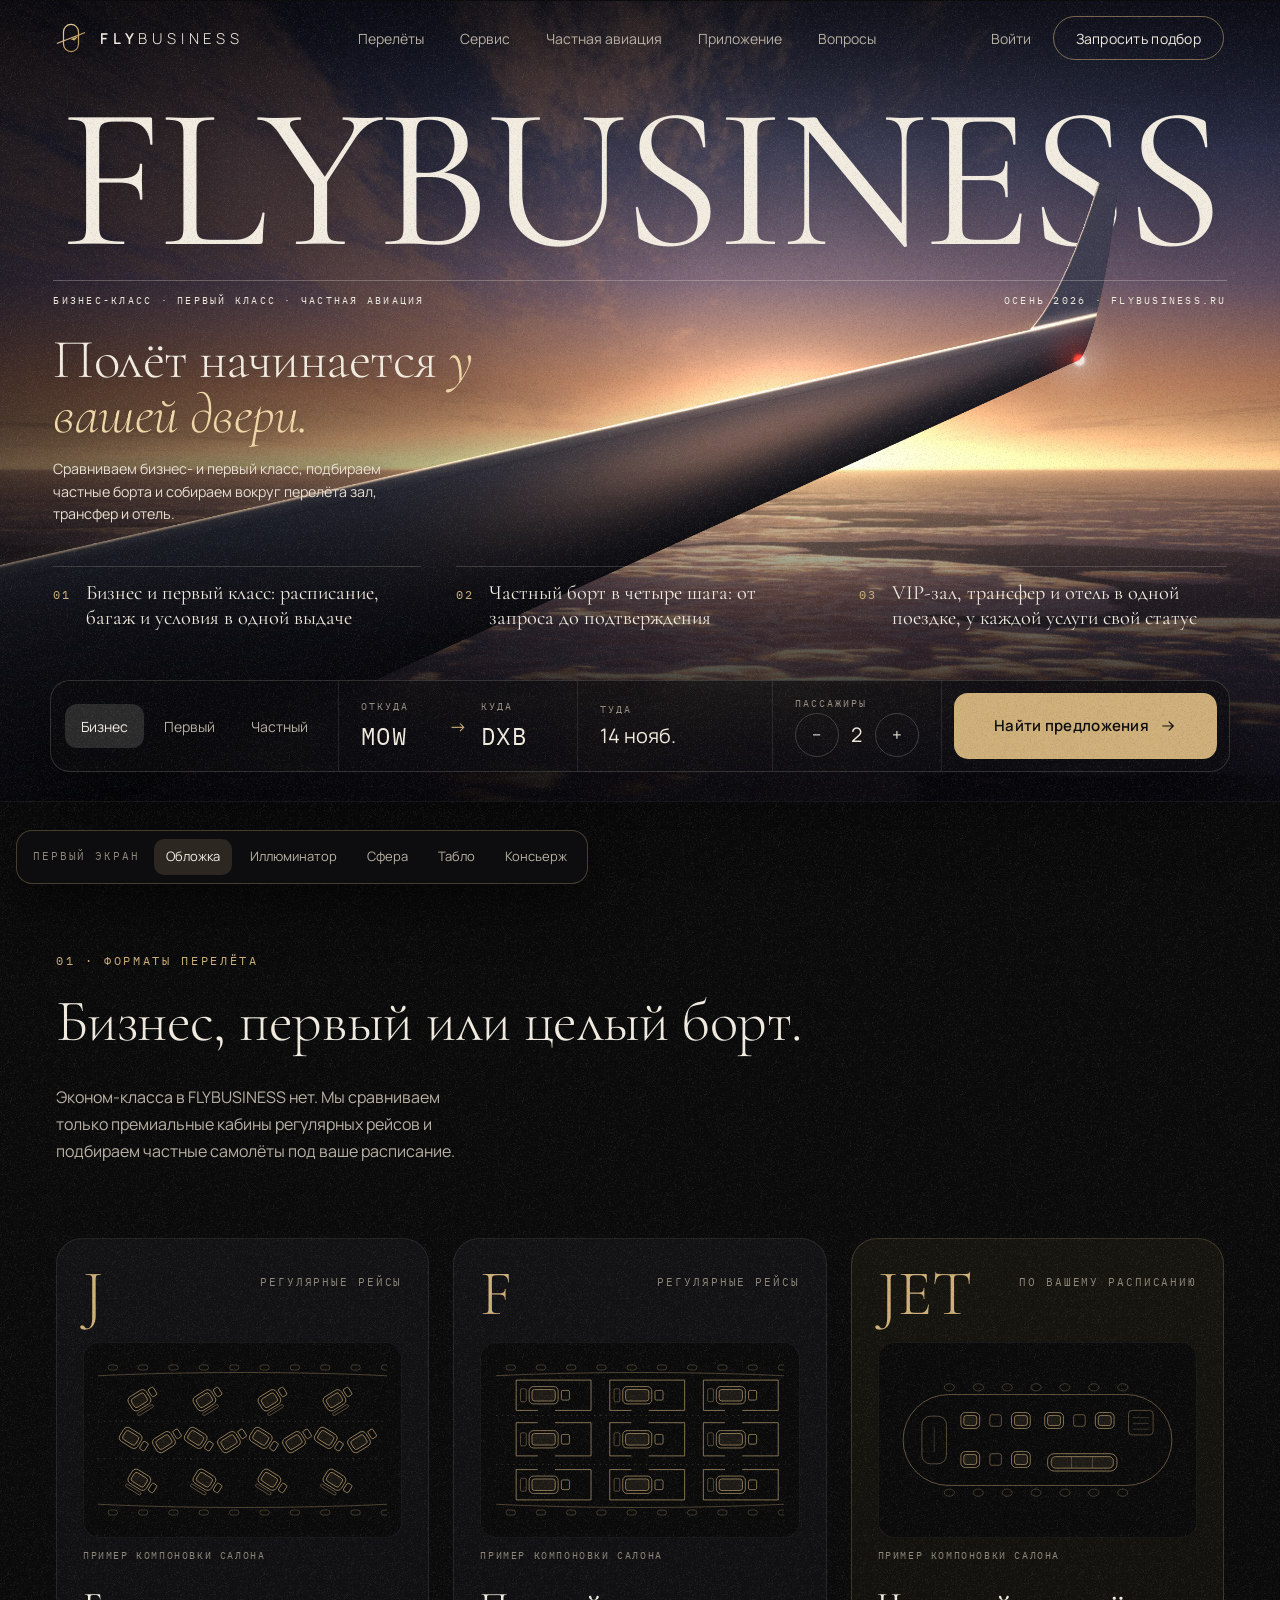
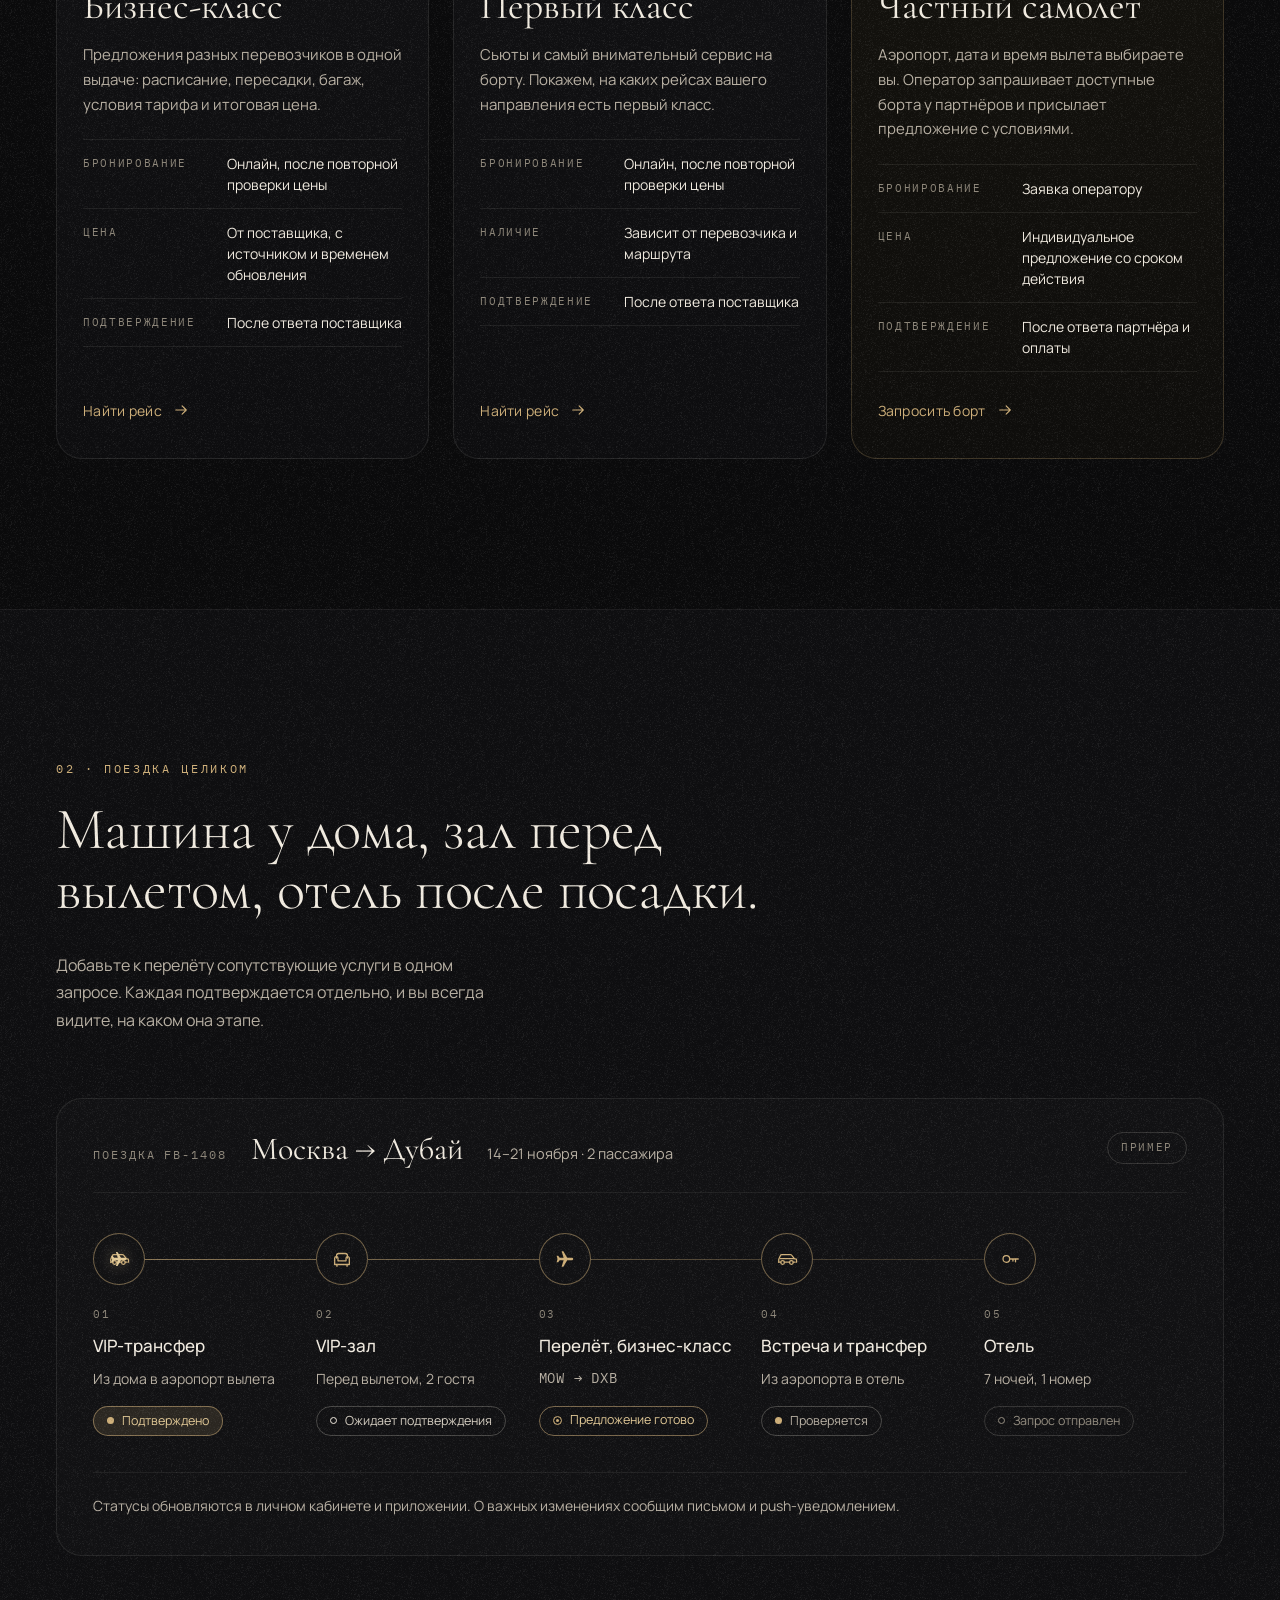
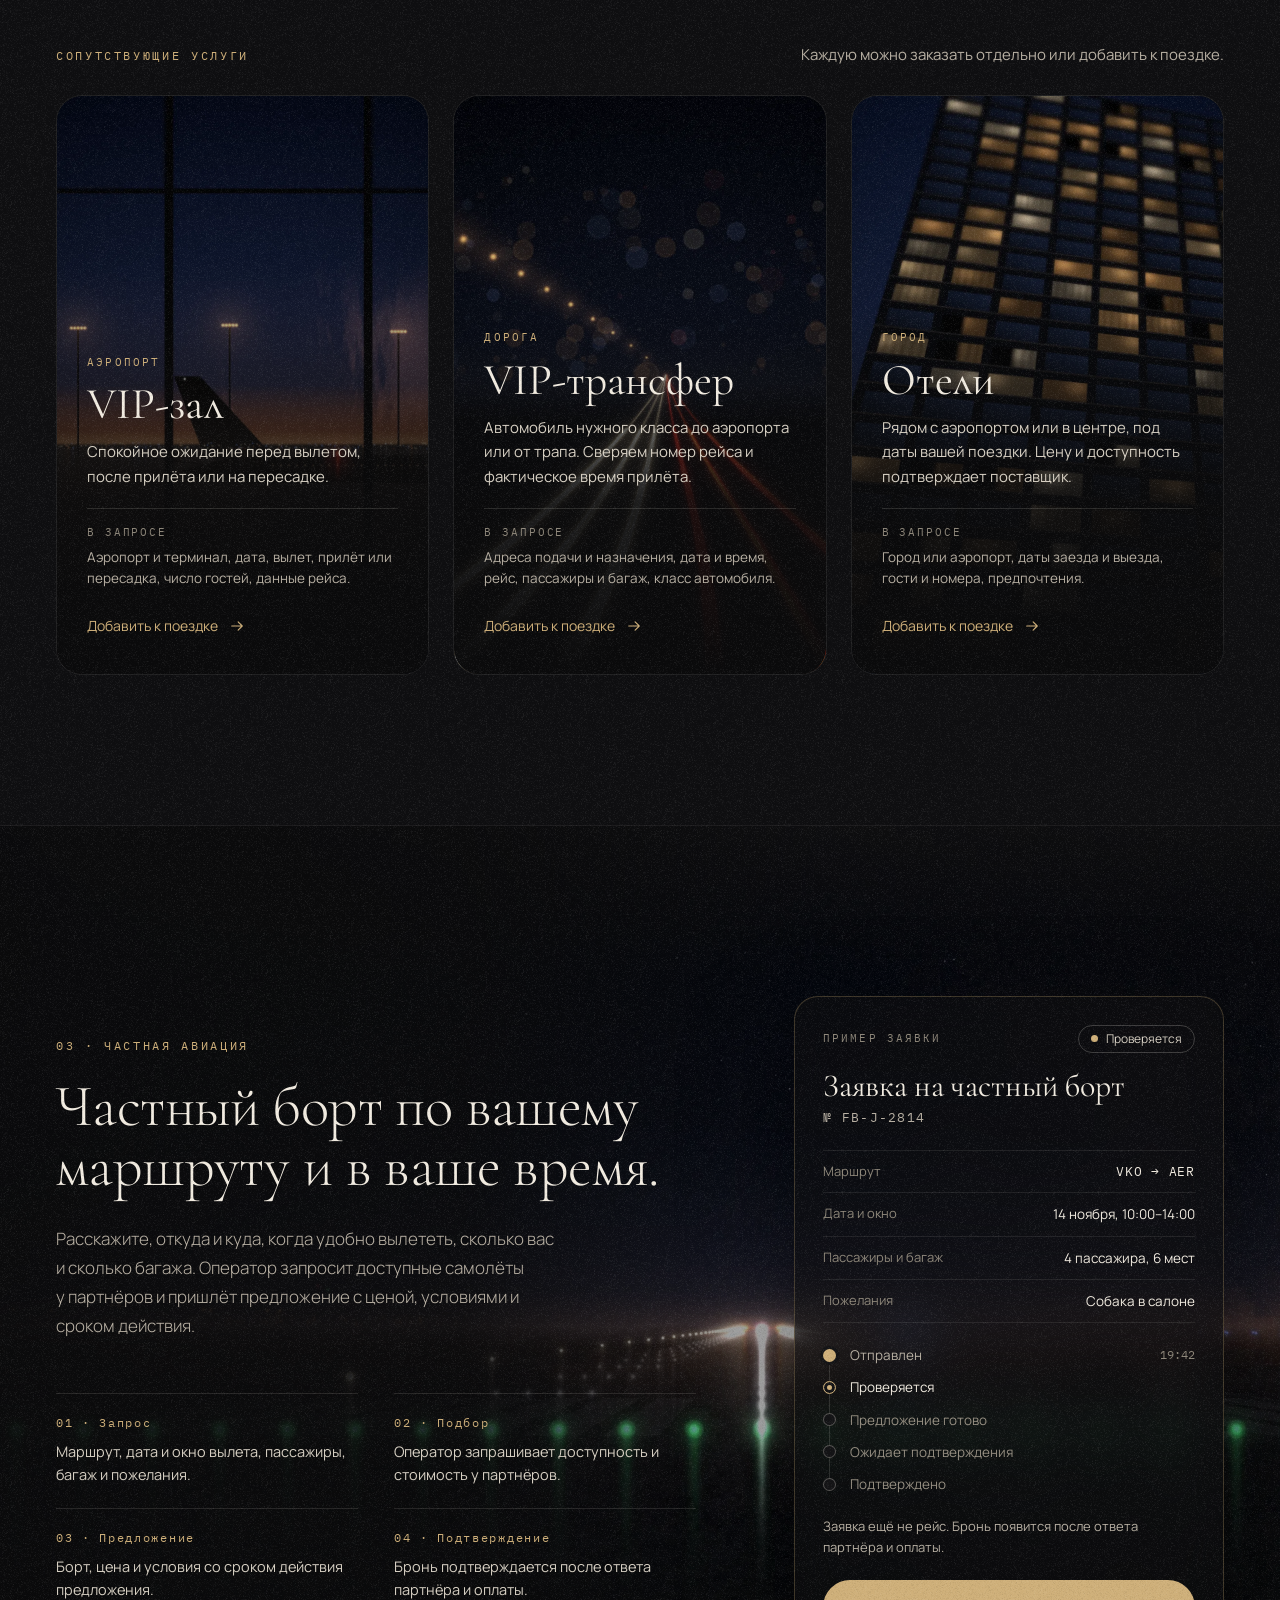
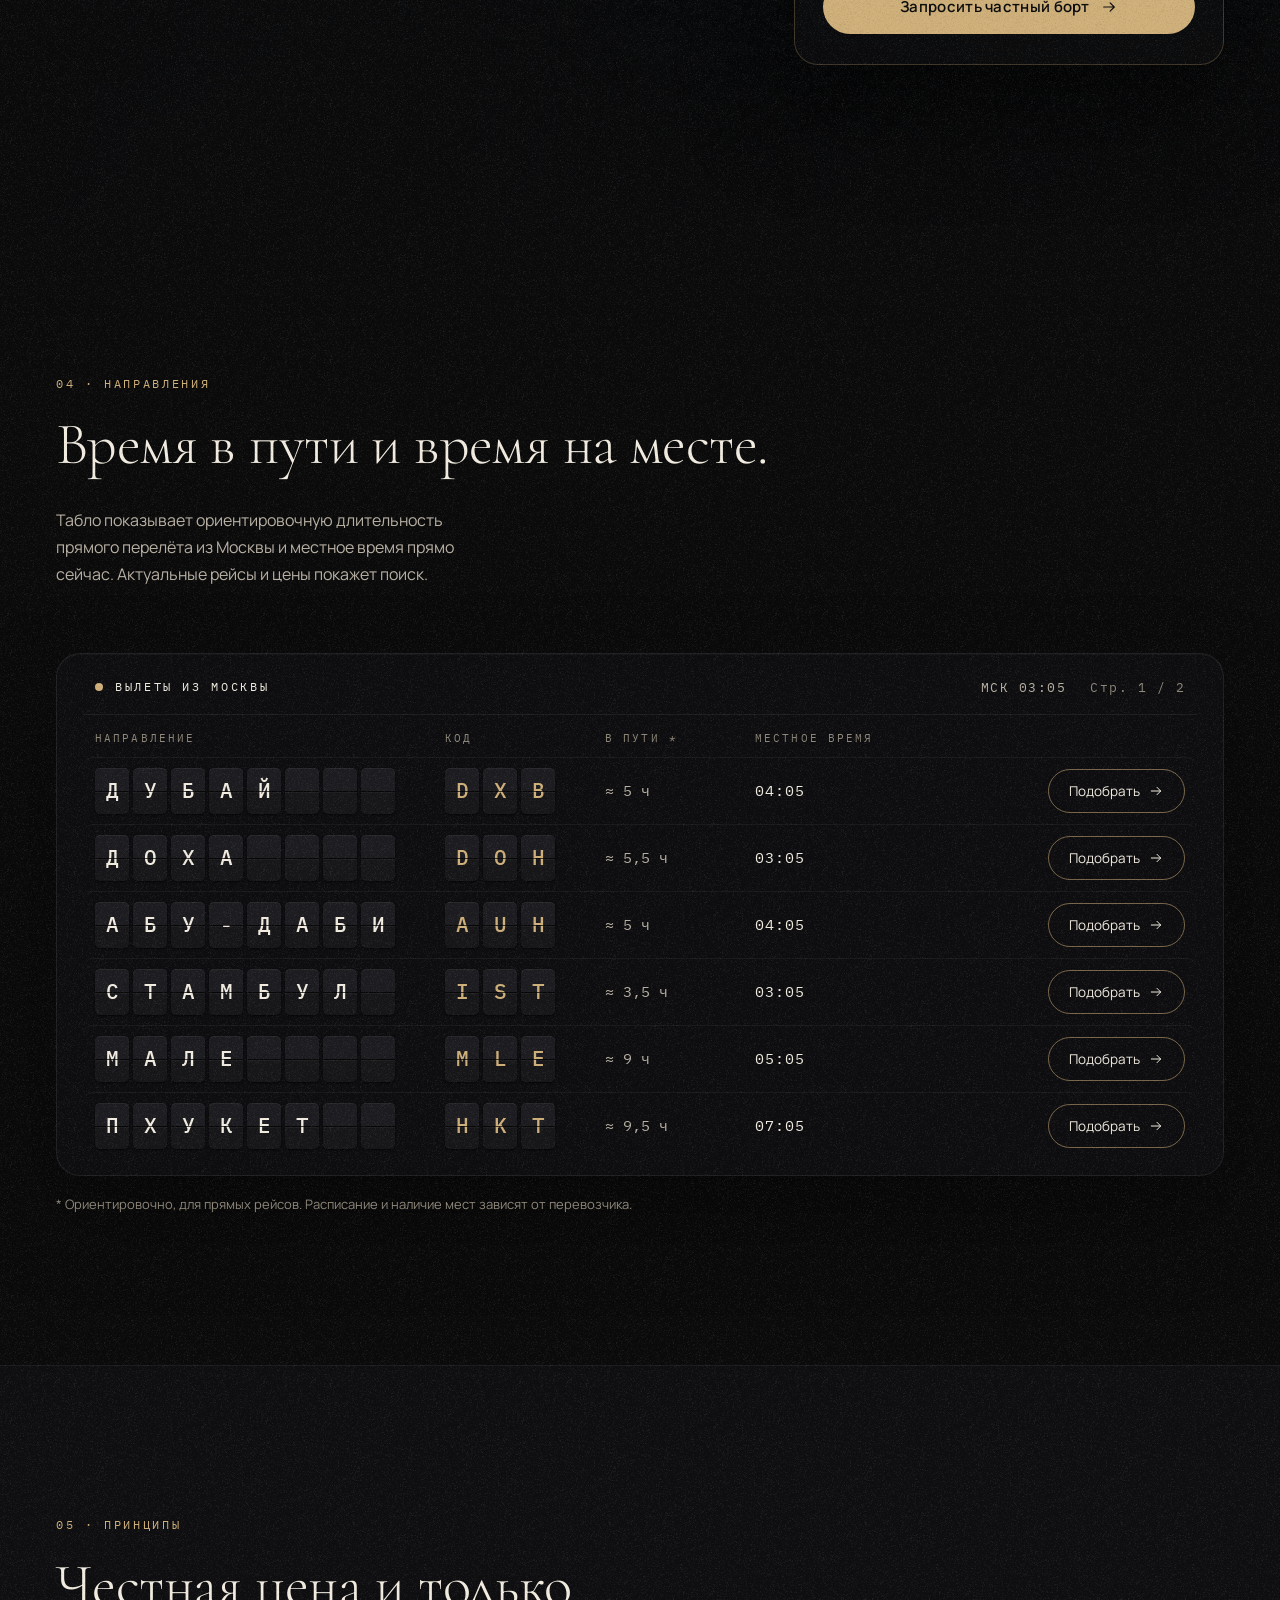
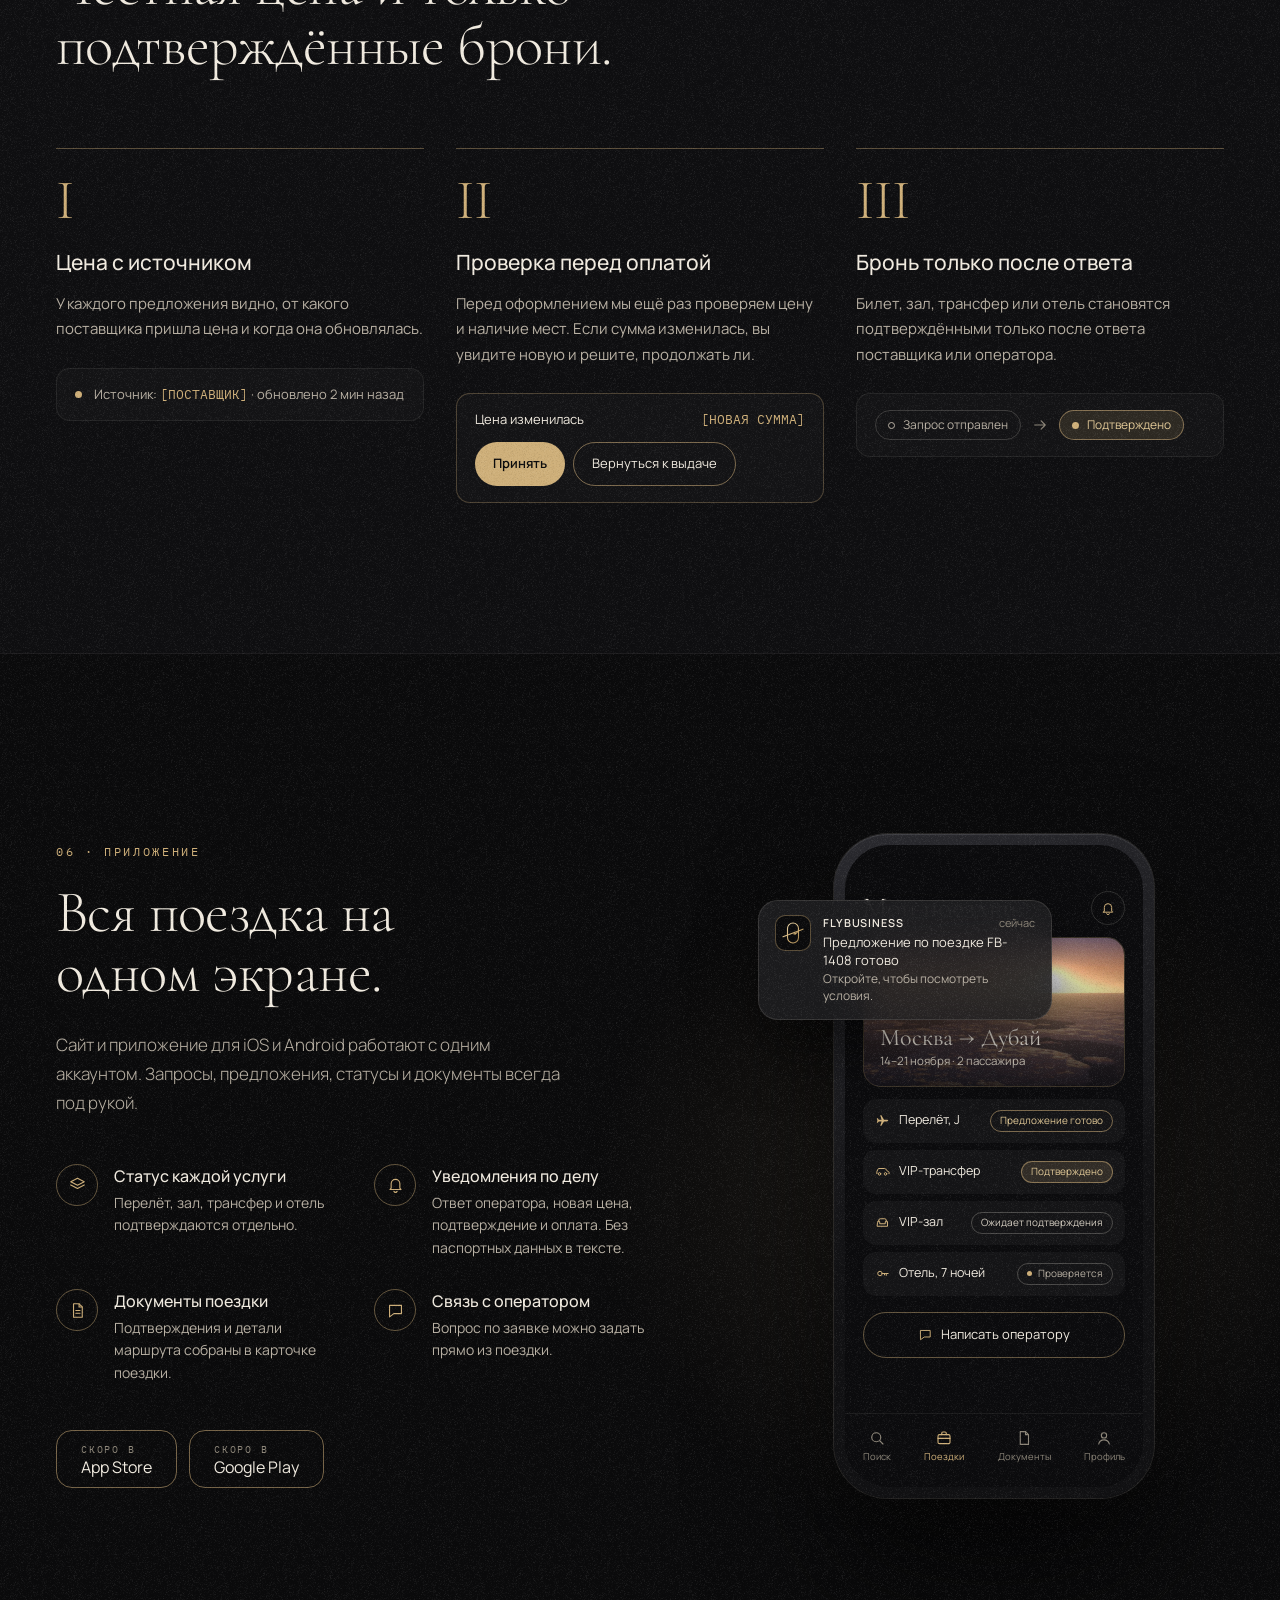
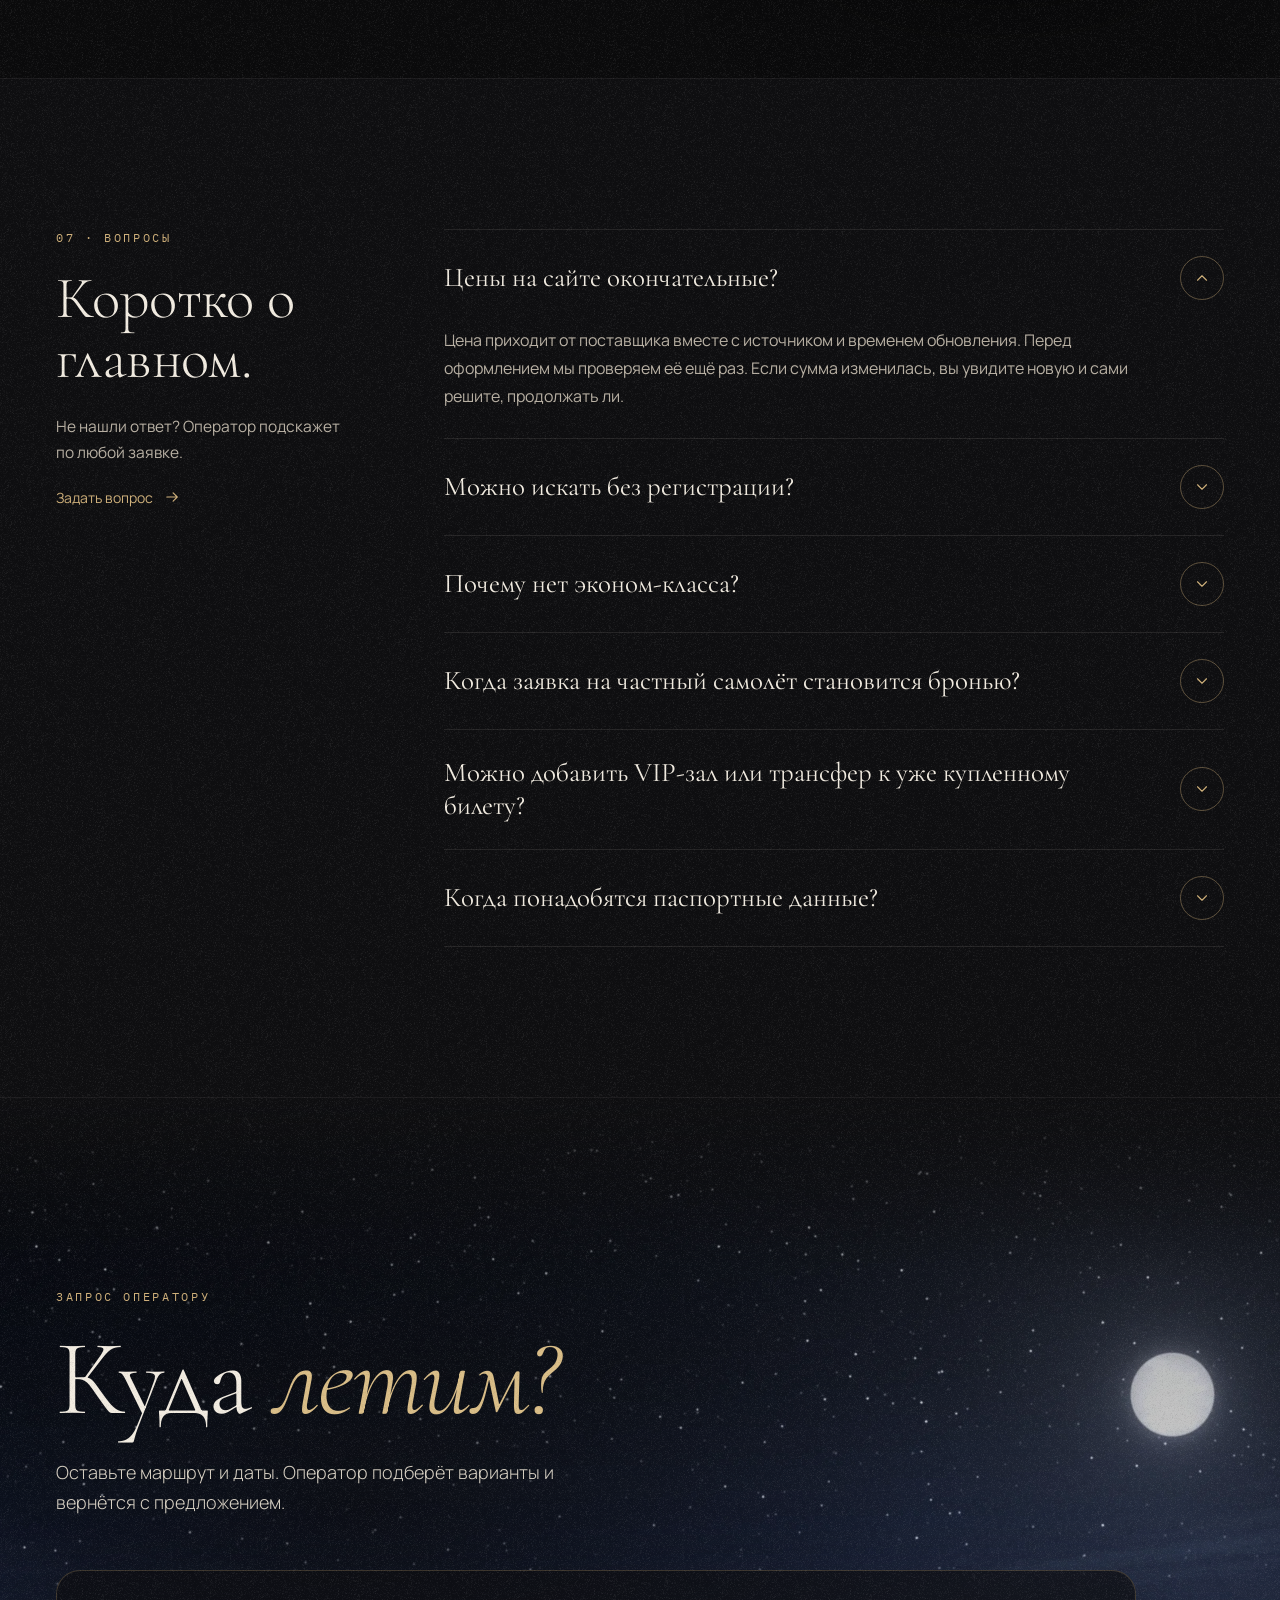
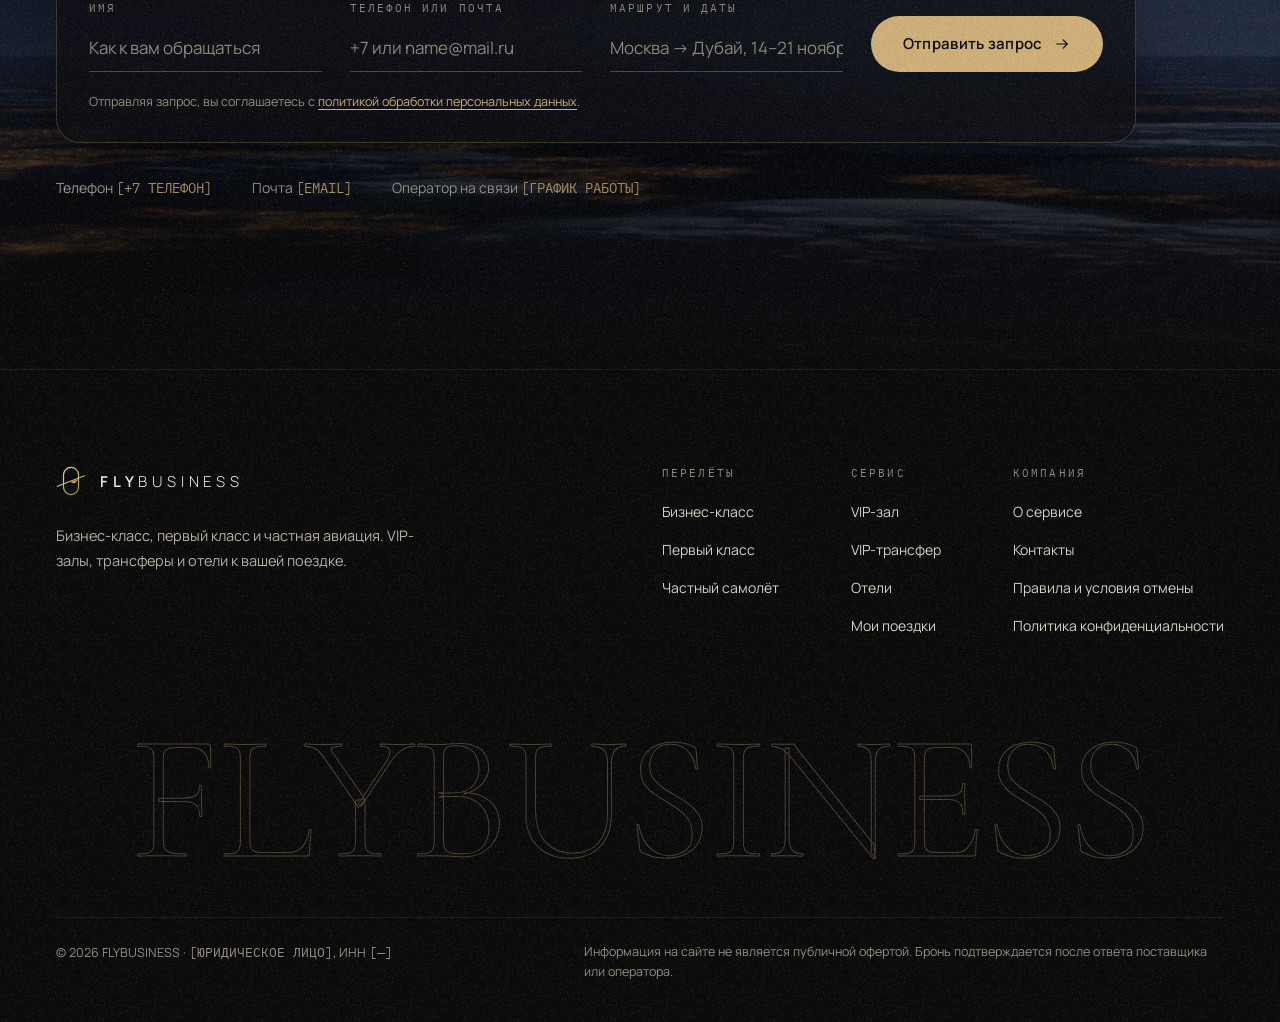
<file: index.html>
<!doctype html>
<html lang="ru" data-hero="cover">
<head>
<meta charset="utf-8">
<meta name="viewport" content="width=device-width, initial-scale=1, viewport-fit=cover">
<title>FLYBUSINESS · бизнес-класс, первый класс и частная авиация</title>
<meta name="description" content="Сравниваем бизнес- и первый класс, подбираем частные борта и добавляем к поездке VIP-зал, трансфер и отель. Цены и брони подтверждает поставщик или оператор.">
<meta name="theme-color" content="#0B0B0C">
<meta property="og:type" content="website">
<meta property="og:locale" content="ru_RU">
<meta property="og:site_name" content="FLYBUSINESS">
<meta property="og:title" content="FLYBUSINESS · Полёт начинается у вашей двери">
<meta property="og:description" content="Сравниваем бизнес- и первый класс, подбираем частные борта и добавляем к поездке VIP-зал, трансфер и отель. Цены и брони подтверждает поставщик или оператор.">
<meta property="og:image" content="assets/img/og/cover.jpg">
<meta property="og:image:width" content="1200">
<meta property="og:image:height" content="630">
<meta name="twitter:card" content="summary_large_image">
<link rel="icon" href="assets/img/favicon.svg" type="image/svg+xml">
<link rel="icon" href="assets/img/favicon-32.png" sizes="32x32" type="image/png">
<link rel="apple-touch-icon" href="assets/img/apple-touch-icon.png">
<link rel="preconnect" href="https://fonts.googleapis.com">
<link rel="preconnect" href="https://fonts.gstatic.com" crossorigin>
<link rel="stylesheet" href="https://fonts.googleapis.com/css2?family=Cormorant+Garamond:ital,wght@0,300;0,400;0,500;1,300;1,400&amp;family=IBM+Plex+Mono:wght@400;500&amp;family=Manrope:wght@300;400;500;600&amp;display=swap">
<link rel="stylesheet" href="assets/css/site.css">
<script>
  /* Вариант первого экрана: ?hero=porthole|board|sphere|cover|concierge (иначе берётся из data-hero страницы) */
  (function () {
    var list = ['porthole', 'board', 'sphere', 'cover', 'concierge'];
    var m = /[?&]hero=([a-z]+)/.exec(location.search);
    var h = m && list.indexOf(m[1]) > -1 ? m[1] : document.documentElement.getAttribute('data-hero');
    document.documentElement.setAttribute('data-hero', list.indexOf(h) > -1 ? h : 'porthole');
  })();
</script>
<script src="assets/js/site.js" defer></script>
</head>
<body>
<div id="top" class="fb">
<div class="fb-grain" aria-hidden="true"></div>

<header class="site-header">
<div class="fb-wrap" style="height: 76px; display: flex; align-items: center; justify-content: space-between; gap: 24px">
<a href="#top" aria-label="FLYBUSINESS, на главную" style="display: flex; align-items: center; gap: 14px; color: #F2ECE1">
<svg width="30" height="30" viewBox="0 0 32 32" fill="none" aria-hidden="true"><defs><linearGradient id="fbLogoA" x1="0" y1="0" x2="32" y2="32" gradientUnits="userSpaceOnUse"><stop offset="0" stop-color="#F4E4BE"/><stop offset="0.55" stop-color="#CFAE72"/><stop offset="1" stop-color="#8C6C3C"/></linearGradient></defs><rect x="8" y="1.5" width="16" height="29" rx="8" stroke="url(#fbLogoA)" stroke-width="1.3"/><path d="M1.5 21.6 30.5 10.4" stroke="url(#fbLogoA)" stroke-width="1.3" stroke-linecap="round"/><path d="m15.4 17.3 8.7-3.4-4.5 4.7z" fill="url(#fbLogoA)"/></svg>
<span class="fb-wordmark" style="font-size: 15px; letter-spacing: 0.32em; line-height: 1"><span style="font-weight: 600">FLY</span><span style="font-weight: 300">BUSINESS</span></span>
</a>
<nav class="fb-nav" aria-label="Основная навигация" style="display: flex; align-items: center; gap: 36px; font-size: 14px">
<a href="#flights">Перелёты</a>
<a href="#service">Сервис</a>
<a href="#private">Частная авиация</a>
<a href="#app">Приложение</a>
<a href="#faq">Вопросы</a>
</nav>
<div style="display: flex; align-items: center; gap: 22px">
<a href="#app" class="fb-hide-s fb-hov" style="min-height: 44px; display: inline-flex; align-items: center; font-size: 14px; color: #B9B1A4">Войти</a>
<a href="#request" class="fb-btn-line" style="height: 44px; padding: 0 22px; border-radius: 999px; display: inline-flex; align-items: center; font-size: 14px; letter-spacing: 0.02em"><span class="fb-cta-long">Запросить подбор</span><span class="fb-cta-short">Подбор</span></a>
</div>
</div>
</header>

<main>
<!-- ===================== ПЕРВЫЙ ЭКРАН 1 · ИЛЛЮМИНАТОР (по умолчанию) ===================== -->
<section id="hero-porthole" class="hero" aria-label="Поиск перелёта" style="position: relative; padding: 56px 0 110px">
<div aria-hidden="true" style="position: absolute; inset: 0; background: radial-gradient(640px 540px at 80% 30%, rgba(214,160,96,0.12), rgba(214,160,96,0) 70%), radial-gradient(900px 620px at 8% 0%, rgba(242,236,225,0.035), rgba(0,0,0,0) 70%); pointer-events: none"></div>
<div class="fb-wrap" style="position: relative">
<div class="fb-hero-grid">

<div class="fb-hero-text" style="padding-top: 54px">
<div class="fb-mono fb-rise" style="font-size: 12px; letter-spacing: 0.22em; text-transform: uppercase; color: #CFB07A">Бизнес-класс · Первый класс · Частная авиация</div>
<h1 class="fb-serif fb-rise fb-d1" style="margin: 30px 0 0; font-weight: 300; font-size: clamp(46px, 6.8vw, 98px); line-height: 0.96; letter-spacing: -0.015em; color: #F2ECE1; text-wrap: balance">Полёт начинается <span style="font-style: italic; color: #D9BD87">у вашей двери.</span></h1>
<p class="fb-rise fb-d2" style="margin: 34px 0 0; max-width: 540px; font-size: 18px; line-height: 1.65; font-weight: 300; color: #B9B1A4; text-wrap: pretty">Сравниваем предложения бизнес- и первого класса, подбираем частные борта и добавляем к поездке VIP-зал, трансфер и отель. Каждую цену и бронь подтверждает поставщик или ваш оператор.</p>
</div>

<div class="fb-hero-port fb-rise fb-d2">
<div style="display: flex; align-items: center; justify-content: space-between; gap: 16px; margin-bottom: 16px; min-height: 28px">
<span id="ph-sky-label" class="fb-mono" style="font-size: 11px; letter-spacing: 0.18em; text-transform: uppercase; color: #CFB07A">Бизнес-класс · золотой час</span>
<button type="button" id="ph-shade-btn" style="background: none; border: 0; padding: 8px 0; min-height: 44px; cursor: pointer; font-size: 12px; letter-spacing: 0.04em; color: #B9B1A4; text-decoration: underline; text-decoration-color: rgba(207,176,122,0.5); text-underline-offset: 4px">Поднять шторку</button>
</div>
<div style="position: relative; width: 100%; aspect-ratio: 440 / 590; border-radius: 190px; padding: 24px; background: linear-gradient(152deg, #2C2C31 0%, #19191C 46%, #0E0E10 100%); box-shadow: inset 0 2px 1px rgba(255,255,255,0.07), inset 0 -14px 34px rgba(0,0,0,0.6), 0 60px 120px rgba(0,0,0,0.6), 0 0 0 1px rgba(207,176,122,0.16)">
<div style="position: relative; width: 100%; height: 100%; border-radius: 168px; overflow: hidden; background: #05060A; box-shadow: 0 0 0 1px rgba(0,0,0,0.9)">
<img class="fb-sky ph-sky is-on" data-sky="business" src="assets/img/sky-golden.webp" alt="Закат над облаками из иллюминатора">
<img class="fb-sky ph-sky" data-sky="first" src="assets/img/sky-night.webp" alt="Ночной полёт: луна над облаками и огни городов">
<img class="fb-sky ph-sky" data-sky="private" src="assets/img/sky-dawn.webp" alt="Рассвет над облаками">
<div aria-hidden="true" style="position: absolute; left: 50%; bottom: 13%; width: 5px; height: 5px; margin-left: -2px; border-radius: 50%; background: rgba(0,0,0,0.55); box-shadow: 0 0 0 1px rgba(255,255,255,0.08)"></div>
<div id="ph-shade" class="ph-shade" aria-hidden="true">
<div style="position: absolute; left: 0; right: 0; bottom: 0; height: 26px; background: linear-gradient(180deg, #232327, #151517); border-top: 1px solid rgba(255,255,255,0.06)"></div>
<div style="position: absolute; left: 50%; bottom: 8px; width: 64px; height: 8px; margin-left: -32px; border-radius: 6px; background: #0C0C0E; box-shadow: inset 0 1px 0 rgba(255,255,255,0.08)"></div>
</div>
<div aria-hidden="true" style="position: absolute; inset: 0; background: linear-gradient(118deg, rgba(255,255,255,0.12) 0%, rgba(255,255,255,0) 30%, rgba(255,255,255,0) 72%, rgba(255,255,255,0.05) 100%); pointer-events: none"></div>
<div aria-hidden="true" style="position: absolute; inset: 0; border-radius: 168px; box-shadow: inset 0 0 60px 12px rgba(0,0,0,0.55), inset 0 0 0 9px rgba(10,10,12,0.92); pointer-events: none"></div>
</div>
</div>
</div>

<div class="fb-hero-ticket fb-rise fb-d3" data-search-anchor>
<div class="fb-tk">
<div class="fb-tk-main" style="padding: 22px 34px 30px">
<div style="display: flex; flex-wrap: wrap; align-items: center; justify-content: space-between; gap: 14px; padding-bottom: 18px; border-bottom: 1px solid rgba(242,236,225,0.08)">
<div role="group" aria-label="Формат перелёта" style="display: flex; flex-wrap: wrap; gap: 8px">
<button type="button" class="fb-tab is-on" data-mode="business" aria-pressed="true" style="height: 44px; padding: 0 20px; border-radius: 999px; cursor: pointer; font-size: 14px; letter-spacing: 0.01em">Бизнес-класс</button>
<button type="button" class="fb-tab" data-mode="first" aria-pressed="false" style="height: 44px; padding: 0 20px; border-radius: 999px; cursor: pointer; font-size: 14px; letter-spacing: 0.01em">Первый класс</button>
<button type="button" class="fb-tab" data-mode="private" aria-pressed="false" style="height: 44px; padding: 0 20px; border-radius: 999px; cursor: pointer; font-size: 14px; letter-spacing: 0.01em">Частный самолёт</button>
</div>
<span class="fb-mono" style="font-size: 11px; letter-spacing: 0.18em; text-transform: uppercase; color: #8E877A">Поиск без регистрации</span>
</div>
<div class="fb-fields" style="padding-top: 22px">
<div class="fb-route">
<div class="fb-field" style="flex: 1 1 0; min-width: 0; display: flex; flex-direction: column; gap: 4px">
<label for="ph-from" class="fb-mono fb-flab" style="font-size: 10.5px; letter-spacing: 0.2em; text-transform: uppercase; color: #8E877A; transition: color .3s">Откуда</label>
<input id="ph-from" class="fb-mono fb-code fb-code-in" value="MOW" maxlength="3" autocomplete="off" spellcheck="false" aria-describedby="ph-from-city" style="width: 100%; background: transparent; border: 0; padding: 0; line-height: 1.15; letter-spacing: 0.06em; color: #F2ECE1; text-transform: uppercase">
<span id="ph-from-city" style="font-size: 13px; color: #B9B1A4; white-space: nowrap; overflow: hidden; text-overflow: ellipsis">Москва</span>
</div>
<button type="button" id="ph-swap" aria-label="Поменять города местами" class="fb-step" style="flex: none; width: 44px; height: 44px; margin-bottom: 18px; border-radius: 50%; border: 1px solid rgba(207,176,122,0.35); background: transparent; color: #CFB07A; display: flex; align-items: center; justify-content: center; cursor: pointer"><svg width="18" height="18" viewBox="0 0 24 24" fill="none" stroke="currentColor" stroke-width="1.4" stroke-linecap="round" stroke-linejoin="round" aria-hidden="true"><path d="M7 8h12M15.5 4.5 19 8l-3.5 3.5M17 16H5M8.5 12.5 5 16l3.5 3.5"/></svg></button>
<div class="fb-field" style="flex: 1 1 0; min-width: 0; display: flex; flex-direction: column; gap: 4px">
<label for="ph-to" class="fb-mono fb-flab" style="font-size: 10.5px; letter-spacing: 0.2em; text-transform: uppercase; color: #8E877A; transition: color .3s">Куда</label>
<input id="ph-to" class="fb-mono fb-code fb-code-in" value="DXB" maxlength="3" autocomplete="off" spellcheck="false" aria-describedby="ph-to-city" style="width: 100%; background: transparent; border: 0; padding: 0; line-height: 1.15; letter-spacing: 0.06em; color: #F2ECE1; text-transform: uppercase">
<span id="ph-to-city" style="font-size: 13px; color: #B9B1A4; white-space: nowrap; overflow: hidden; text-overflow: ellipsis">Дубай</span>
</div>
</div>
<div class="fb-when">
<div class="fb-field" style="min-width: 0; display: flex; flex-direction: column; gap: 4px">
<label id="ph-f3-label" for="ph-f3" class="fb-mono fb-flab" style="font-size: 10.5px; letter-spacing: 0.2em; text-transform: uppercase; color: #8E877A; transition: color .3s">Туда</label>
<input id="ph-f3" class="fb-code" value="14 нояб." autocomplete="off" style="width: 100%; background: transparent; border: 0; padding: 0; font-size: 26px; line-height: 1.66; color: #F2ECE1">
<span id="ph-f3-sub" style="font-size: 13px; color: #B9B1A4">вылет</span>
</div>
<div class="fb-field" style="min-width: 0; display: flex; flex-direction: column; gap: 4px">
<label id="ph-f4-label" for="ph-f4" class="fb-mono fb-flab" style="font-size: 10.5px; letter-spacing: 0.2em; text-transform: uppercase; color: #8E877A; transition: color .3s">Обратно</label>
<input id="ph-f4" class="fb-code" value="21 нояб." autocomplete="off" style="width: 100%; background: transparent; border: 0; padding: 0; font-size: 26px; line-height: 1.66; color: #F2ECE1">
<span id="ph-f4-sub" style="font-size: 13px; color: #B9B1A4">возвращение</span>
</div>
<div class="fb-field" role="group" aria-labelledby="ph-pax-l" style="min-width: 0; display: flex; flex-direction: column; gap: 4px">
<span id="ph-pax-l" class="fb-mono fb-flab" style="font-size: 10.5px; letter-spacing: 0.2em; text-transform: uppercase; color: #8E877A">Пассажиры</span>
<div style="display: flex; align-items: center; gap: 10px; height: 43px">
<button type="button" data-ph-pax="-1" aria-label="Меньше пассажиров" class="fb-step" style="flex: none; width: 44px; height: 44px; border-radius: 50%; border: 1px solid rgba(242,236,225,0.16); background: transparent; color: #F2ECE1; cursor: pointer; font-size: 18px; line-height: 1">−</button>
<span id="ph-pax" aria-live="polite" style="min-width: 26px; text-align: center; font-size: 26px; color: #F2ECE1">2</span>
<button type="button" data-ph-pax="1" aria-label="Больше пассажиров" class="fb-step" style="flex: none; width: 44px; height: 44px; border-radius: 50%; border: 1px solid rgba(242,236,225,0.16); background: transparent; color: #F2ECE1; cursor: pointer; font-size: 18px; line-height: 1">+</button>
</div>
<span id="ph-pax-word" style="font-size: 13px; color: #B9B1A4">взрослых</span>
</div>
</div>
</div>
</div>
<div class="fb-tk-stub" style="padding: 22px 30px 26px; display: flex; flex-direction: column; justify-content: space-between; gap: 18px">
<div style="display: flex; justify-content: space-between; align-items: flex-start; gap: 16px">
<div>
<div class="fb-mono" style="font-size: 10.5px; letter-spacing: 0.2em; text-transform: uppercase; color: #8E877A">Класс</div>
<div id="ph-class-code" class="fb-serif" style="margin-top: 2px; font-size: 60px; line-height: 1; font-weight: 300; color: #CFB07A">J</div>
</div>
<div style="text-align: right">
<div class="fb-mono" style="font-size: 10.5px; letter-spacing: 0.2em; text-transform: uppercase; color: #8E877A">Маршрут</div>
<div id="ph-route" class="fb-mono" style="margin-top: 8px; font-size: 15px; letter-spacing: 0.08em; color: #F2ECE1">MOW → DXB</div>
<div id="ph-class-name" style="margin-top: 4px; font-size: 12.5px; color: #B9B1A4">Бизнес-класс</div>
</div>
</div>
<button type="button" id="ph-cta" class="fb-btn-gold" style="width: 100%; height: 56px; border: 0; border-radius: 999px; cursor: pointer; font-size: 15px; font-weight: 600; letter-spacing: 0.03em; display: flex; align-items: center; justify-content: center; gap: 10px"><span id="ph-cta-label">Найти предложения</span><svg width="18" height="18" viewBox="0 0 24 24" fill="none" stroke="currentColor" stroke-width="1.6" stroke-linecap="round" stroke-linejoin="round" aria-hidden="true"><path d="M5 12h14M13.5 6.5 19 12l-5.5 5.5"/></svg></button>
<div style="display: flex; flex-direction: column; gap: 8px; color: rgba(242,236,225,0.42)">
<svg class="fb-barcode" viewBox="0 0 178 34" width="100%" height="30" fill="currentColor" aria-hidden="true" preserveAspectRatio="none"><rect x="0" y="0" width="1" height="34"/><rect x="4" y="0" width="1" height="34"/><rect x="10" y="0" width="1" height="34"/><rect x="16" y="0" width="1" height="34"/><rect x="22" y="0" width="3" height="34"/><rect x="26" y="0" width="1" height="34"/><rect x="29" y="0" width="1" height="34"/><rect x="31" y="0" width="1" height="34"/><rect x="33" y="0" width="1" height="34"/><rect x="36" y="0" width="2" height="34"/><rect x="40" y="0" width="2" height="34"/><rect x="43" y="0" width="2" height="34"/><rect x="50" y="0" width="2" height="34"/><rect x="54" y="0" width="2" height="34"/><rect x="58" y="0" width="1" height="34"/><rect x="62" y="0" width="1" height="34"/><rect x="66" y="0" width="3" height="34"/><rect x="70" y="0" width="2" height="34"/><rect x="73" y="0" width="2" height="34"/><rect x="77" y="0" width="2" height="34"/><rect x="85" y="0" width="2" height="34"/><rect x="92" y="0" width="2" height="34"/><rect x="96" y="0" width="2" height="34"/><rect x="100" y="0" width="2" height="34"/><rect x="108" y="0" width="1" height="34"/><rect x="110" y="0" width="1" height="34"/><rect x="113" y="0" width="1" height="34"/><rect x="115" y="0" width="1" height="34"/><rect x="117" y="0" width="1" height="34"/><rect x="124" y="0" width="1" height="34"/><rect x="126" y="0" width="1" height="34"/><rect x="129" y="0" width="2" height="34"/><rect x="132" y="0" width="1" height="34"/><rect x="138" y="0" width="1" height="34"/><rect x="146" y="0" width="2" height="34"/><rect x="149" y="0" width="1" height="34"/><rect x="151" y="0" width="2" height="34"/><rect x="160" y="0" width="1" height="34"/><rect x="168" y="0" width="1" height="34"/><rect x="170" y="0" width="1" height="34"/><rect x="173" y="0" width="1" height="34"/></svg>
<span id="ph-cta-note" class="fb-mono" style="font-size: 10.5px; letter-spacing: 0.14em; text-transform: uppercase; color: #8E877A">Цены от подключённых поставщиков</span>
</div>
</div>
</div>

<div id="ph-loading" class="fb-rise" role="status" hidden style="margin-top: 18px; padding: 22px 30px; border-radius: 18px; background: #111113; border: 1px solid rgba(207,176,122,0.22); flex-direction: column; gap: 14px">
<div style="display: flex; flex-wrap: wrap; align-items: center; justify-content: space-between; gap: 12px">
<span style="font-size: 15px; color: #F2ECE1">Запрашиваем предложения поставщиков</span>
<span class="fb-mono ph-summary" style="font-size: 12px; letter-spacing: 0.08em; color: #B9B1A4"></span>
</div>
<div style="position: relative; height: 2px; margin-top: 14px; overflow: hidden; background: rgba(242,236,225,0.08); border-radius: 2px"><div class="fb-scan" style="position: absolute; top: 0; left: 0; width: 40%; height: 100%; background: linear-gradient(90deg, rgba(207,176,122,0), #CFB07A, rgba(207,176,122,0))"></div></div>
</div>
<div id="ph-done" class="fb-rise" role="status" hidden style="margin-top: 18px; padding: 26px 30px; border-radius: 18px; background: #111113; border: 1px solid rgba(207,176,122,0.22)">
<div style="display: flex; flex-wrap: wrap; align-items: center; justify-content: space-between; gap: 22px">
<div style="flex: 1 1 520px; min-width: 0">
<div class="fb-mono ph-summary" style="font-size: 11px; letter-spacing: 0.18em; text-transform: uppercase; color: #CFB07A"></div>
<div style="margin-top: 10px; font-size: 17px; color: #F2ECE1">Тарифы поставщика подключаются на этапе MVP.</div>
<div style="margin-top: 6px; font-size: 14.5px; line-height: 1.6; color: #B9B1A4; max-width: 640px">Прототип не показывает вымышленные цены. Отправьте запрос: оператор подберёт варианты вручную, а введённые данные сохранятся.</div>
</div>
<div style="display: flex; flex-wrap: wrap; gap: 12px">
<a href="#request" class="fb-btn-gold" style="height: 48px; padding: 0 24px; border-radius: 999px; display: inline-flex; align-items: center; font-size: 14px; font-weight: 600">Отправить запрос оператору</a>
<button type="button" data-ph-close class="fb-btn-line" style="height: 48px; padding: 0 22px; border-radius: 999px; cursor: pointer; font-size: 14px">Закрыть</button>
</div>
</div>
</div>
<div id="ph-private" class="fb-rise" role="status" hidden style="margin-top: 18px; padding: 26px 30px; border-radius: 18px; background: #111113; border: 1px solid rgba(207,176,122,0.22)">
<div style="display: flex; flex-wrap: wrap; align-items: center; justify-content: space-between; gap: 22px">
<div style="flex: 1 1 520px; min-width: 0">
<div style="display: flex; flex-wrap: wrap; align-items: center; gap: 12px">
<span class="fb-mono" style="font-size: 13px; letter-spacing: 0.1em; color: #F2ECE1">Заявка FB-J-2814</span>
<span style="display: inline-flex; align-items: center; gap: 8px; height: 28px; padding: 0 12px; border-radius: 999px; border: 1px solid rgba(242,236,225,0.2); font-size: 12.5px; color: #B9B1A4"><span style="width: 7px; height: 7px; border-radius: 50%; border: 1px solid #F2ECE1"></span>Отправлен</span>
</div>
<div style="margin-top: 10px; font-size: 14.5px; line-height: 1.6; color: #B9B1A4; max-width: 660px">Это ещё не рейс. Оператор запросит доступные борта у партнёров и пришлёт предложение с ценой, условиями и сроком действия. Статус заявки будет виден в кабинете и приложении.</div>
</div>
<button type="button" data-ph-close class="fb-btn-line" style="height: 48px; padding: 0 22px; border-radius: 999px; cursor: pointer; font-size: 14px">Понятно</button>
</div>
</div>

<div style="margin-top: 30px; display: flex; flex-wrap: wrap; gap: 14px 40px">
<div style="display: flex; align-items: center; gap: 10px; font-size: 13.5px; color: #B9B1A4"><span style="width: 5px; height: 5px; border-radius: 50%; background: #CFB07A; flex: none"></span>Только бизнес-класс, первый класс и частная авиация</div>
<div style="display: flex; align-items: center; gap: 10px; font-size: 13.5px; color: #B9B1A4"><span style="width: 5px; height: 5px; border-radius: 50%; background: #CFB07A; flex: none"></span>У каждой цены есть источник и время обновления</div>
<div style="display: flex; align-items: center; gap: 10px; font-size: 13.5px; color: #B9B1A4"><span style="width: 5px; height: 5px; border-radius: 50%; background: #CFB07A; flex: none"></span>Статус каждой услуги виден в кабинете и приложении</div>
</div>
</div>

</div>
</div>
</section>

<!-- ===================== ПЕРВЫЙ ЭКРАН 2 · ТАБЛО (?hero=board) ===================== -->
<section id="hero-board" class="hero hero-board" aria-labelledby="hb-title">
<div class="hb-bg" aria-hidden="true"></div>
<div class="fb-wrap hb-inner">
<div class="hb-eyebrow fb-rise">Бизнес-класс · Первый класс · Частная авиация</div>
<h1 id="hb-title" class="fb-sr">FLYBUSINESS: полёт начинается у вашей двери</h1>
<div class="hb-board fb-rise fb-d1">
<div class="hb-plate"><span>FLYBUSINESS · Вылеты</span><span class="hb-clock"><span class="hb-dot fb-blink"></span>МСК <span id="hb-msk">--:--</span></span></div>
<div class="hb-rows" id="hb-rows" aria-hidden="true"></div>
<p id="hb-board-text" class="fb-sr" aria-live="polite"></p>
<span class="hb-screw" aria-hidden="true" style="left: 12px; top: 12px"></span>
<span class="hb-screw" aria-hidden="true" style="right: 12px; top: 12px"></span>
<span class="hb-screw" aria-hidden="true" style="left: 12px; bottom: 12px"></span>
<span class="hb-screw" aria-hidden="true" style="right: 12px; bottom: 12px"></span>
</div>
<div class="hb-search fb-rise fb-d2" data-search-anchor>
<div class="hb-field"><label for="hb-from" class="hb-label">Откуда</label><input id="hb-from" class="hb-tin hb-tin-3" value="MOW" maxlength="3" autocomplete="off" spellcheck="false"></div>
<span class="hb-arrow" aria-hidden="true">→</span>
<div class="hb-field"><label for="hb-to" class="hb-label">Куда</label><input id="hb-to" class="hb-tin hb-tin-3" value="DXB" maxlength="3" autocomplete="off" spellcheck="false"></div>
<div class="hb-field"><span id="hb-cls-l" class="hb-label">Класс</span>
<div role="group" aria-labelledby="hb-cls-l" style="display: flex; gap: 4px">
<button type="button" class="hb-cls is-on" data-mode="business" aria-pressed="true" aria-label="Бизнес-класс">J</button>
<button type="button" class="hb-cls" data-mode="first" aria-pressed="false" aria-label="Первый класс">F</button>
<button type="button" class="hb-cls" data-mode="private" aria-pressed="false" aria-label="Частный самолёт">JET</button>
</div>
</div>
<div class="hb-field"><label for="hb-date" class="hb-label">Дата</label><input id="hb-date" class="hb-tin hb-tin-5" value="14.11" maxlength="5" autocomplete="off" spellcheck="false" inputmode="numeric"></div>
<div class="hb-field" role="group" aria-labelledby="hb-pax-l"><span id="hb-pax-l" class="hb-label">Пассажиры</span>
<div style="display: flex; align-items: center; gap: 8px">
<button type="button" data-hb-pax="-1" aria-label="Меньше пассажиров" class="fb-step" style="width: 44px; height: 44px; border-radius: 50%; border: 1px solid rgba(242,236,225,0.16); background: transparent; cursor: pointer; font-size: 18px">−</button>
<span id="hb-pax" class="hb-tin hb-tin-2" aria-live="polite">02</span>
<button type="button" data-hb-pax="1" aria-label="Больше пассажиров" class="fb-step" style="width: 44px; height: 44px; border-radius: 50%; border: 1px solid rgba(242,236,225,0.16); background: transparent; cursor: pointer; font-size: 18px">+</button>
</div>
</div>
<button type="button" id="hb-go" class="hb-go fb-btn-gold"><span id="hb-go-label">Найти рейсы</span><svg width="18" height="18" viewBox="0 0 24 24" fill="none" stroke="currentColor" stroke-width="1.6" stroke-linecap="round" stroke-linejoin="round" aria-hidden="true"><path d="M5 12h14M13.5 6.5 19 12l-5.5 5.5"/></svg></button>
</div>
<div id="hb-status" class="hb-status" role="status"></div>
<p class="hb-lead fb-rise fb-d3">Сравниваем бизнес- и первый класс, подбираем частные борта и добавляем к поездке VIP-зал, трансфер и отель. Каждую цену и бронь подтверждает поставщик или ваш оператор.</p>
<ul class="hb-bullets">
<li>Без эконом-класса</li>
<li>Цена с источником и временем обновления</li>
<li>Статус каждой услуги в приложении</li>
</ul>
</div>
</section>

<!-- ===================== ПЕРВЫЙ ЭКРАН 3 · НАВИГАЦИОННАЯ СФЕРА (?hero=sphere) ===================== -->
<section id="hero-sphere" class="hero hero-sphere" aria-labelledby="hs-title">
<img class="hs-stars" src="assets/img/stars.webp" alt="" aria-hidden="true" loading="lazy">
<div class="hs-shade" aria-hidden="true"></div>
<div class="fb-wrap hs-grid">
<div class="hs-text">
<div class="fb-mono fb-rise" style="font-size: 12px; letter-spacing: 0.24em; text-transform: uppercase; color: #CFB07A">Бизнес-класс · Первый класс · Частная авиация</div>
<h1 id="hs-title" class="fb-serif fb-rise fb-d1" style="margin: 26px 0 0; font-weight: 300; font-size: clamp(46px, 5.2vw, 74px); line-height: 0.98; letter-spacing: -0.015em; text-wrap: balance">Выберите город. <span style="display: block; font-style: italic; color: #D9BD87">Остальное соберём&nbsp;мы.</span></h1>
<p class="fb-rise fb-d2" style="margin: 28px 0 0; max-width: 520px; font-size: 17px; line-height: 1.65; font-weight: 300; color: #B9B1A4">Бизнес-класс, первый класс или частный борт, а к ним VIP-зал, трансфер и отель. Цены и брони подтверждает поставщик или ваш оператор.</p>
<div id="hs-chips" class="fb-rise fb-d3" role="group" aria-label="Популярные направления" style="margin-top: 34px; display: flex; flex-wrap: wrap; gap: 10px">
<button type="button" class="hs-chip is-on" data-i="0" aria-pressed="true"><span class="fb-mono" style="font-size: 11px; letter-spacing: 0.1em; opacity: 0.8">DXB</span>Дубай</button>
<button type="button" class="hs-chip" data-i="1" aria-pressed="false"><span class="fb-mono" style="font-size: 11px; letter-spacing: 0.1em; opacity: 0.8">MLE</span>Мале</button>
<button type="button" class="hs-chip" data-i="2" aria-pressed="false"><span class="fb-mono" style="font-size: 11px; letter-spacing: 0.1em; opacity: 0.8">HKT</span>Пхукет</button>
<button type="button" class="hs-chip" data-i="3" aria-pressed="false"><span class="fb-mono" style="font-size: 11px; letter-spacing: 0.1em; opacity: 0.8">PEK</span>Пекин</button>
<button type="button" class="hs-chip" data-i="4" aria-pressed="false"><span class="fb-mono" style="font-size: 11px; letter-spacing: 0.1em; opacity: 0.8">IST</span>Стамбул</button>
<button type="button" class="hs-chip" data-i="5" aria-pressed="false"><span class="fb-mono" style="font-size: 11px; letter-spacing: 0.1em; opacity: 0.8">AER</span>Сочи</button>
</div>
</div>
<div class="hs-globe-col">
<div class="hs-globe" id="hs-globe">
<div class="hs-body" aria-hidden="true"></div>
<img src="assets/img/graticule.svg" alt="" aria-hidden="true" loading="lazy">
<svg id="hs-svg" viewBox="0 0 1000 1000" role="img" aria-label="Маршруты из Москвы к популярным направлениям"></svg>
<div id="hs-card" class="hs-card" role="status" aria-live="polite">
<div style="display: flex; justify-content: space-between; align-items: baseline; gap: 10px">
<span id="hs-card-name" class="fb-serif" style="font-size: 30px; line-height: 1">Дубай</span>
<span id="hs-card-code" class="fb-mono" style="font-size: 12px; letter-spacing: 0.14em; color: #CFB07A">DXB</span>
</div>
<div style="margin-top: 12px; padding-top: 12px; border-top: 1px solid rgba(242,236,225,0.1); display: grid; grid-template-columns: 1fr 1fr; gap: 12px">
<div><div class="fb-mono" style="font-size: 10px; letter-spacing: 0.18em; text-transform: uppercase; color: #8E877A">В пути</div><div id="hs-card-dur" style="margin-top: 4px; font-size: 15px">≈ 5 ч</div></div>
<div><div class="fb-mono" style="font-size: 10px; letter-spacing: 0.18em; text-transform: uppercase; color: #8E877A">Сейчас там</div><div id="hs-card-time" class="fb-mono" style="margin-top: 4px; font-size: 15px">--:--</div></div>
</div>
</div>
</div>
</div>
<div class="hs-search fb-rise fb-d4" data-search-anchor>
<div class="hs-cell">
<div class="fb-mono" style="font-size: 10px; letter-spacing: 0.2em; text-transform: uppercase; color: #8E877A">Откуда</div>
<div class="fb-mono" style="margin-top: 4px; font-size: 22px; letter-spacing: 0.06em">MOW</div>
<div style="font-size: 12.5px; color: #B9B1A4">Москва</div>
</div>
<div class="hs-cell">
<div class="fb-mono" style="font-size: 10px; letter-spacing: 0.2em; text-transform: uppercase; color: #8E877A">Куда</div>
<div id="hs-to-code" class="fb-mono" style="margin-top: 4px; font-size: 22px; letter-spacing: 0.06em; color: #E4CB98">DXB</div>
<div id="hs-to-name" style="font-size: 12.5px; color: #B9B1A4">Дубай</div>
</div>
<div class="hs-cell">
<label for="hs-date" class="fb-mono" style="font-size: 10px; letter-spacing: 0.2em; text-transform: uppercase; color: #8E877A">Дата</label>
<input id="hs-date" class="hs-in" value="14 нояб." autocomplete="off" style="margin-top: 4px; width: 120px; background: transparent; border: 0; padding: 0; font-size: 20px; line-height: 1.4; color: #F2ECE1">
<span style="font-size: 12.5px; color: #B9B1A4">вылет</span>
</div>
<div class="hs-cell hs-cell-cls">
<span id="hs-cls-l" class="fb-mono" style="font-size: 10px; letter-spacing: 0.2em; text-transform: uppercase; color: #8E877A">Класс</span>
<div role="group" aria-labelledby="hs-cls-l" style="display: flex; gap: 4px">
<button type="button" class="hs-seg is-on" data-mode="business" aria-pressed="true">Бизнес</button>
<button type="button" class="hs-seg" data-mode="first" aria-pressed="false">Первый</button>
<button type="button" class="hs-seg" data-mode="private" aria-pressed="false">Частный</button>
</div>
</div>
<button type="button" id="hs-go" class="fb-btn-gold" style="margin: 12px; padding: 0 24px; border: 0; border-radius: 14px; cursor: pointer; font-size: 15px; font-weight: 600; display: flex; align-items: center; justify-content: center; gap: 10px; white-space: nowrap"><span id="hs-go-label">Найти рейсы</span><svg width="18" height="18" viewBox="0 0 24 24" fill="none" stroke="currentColor" stroke-width="1.6" stroke-linecap="round" stroke-linejoin="round" aria-hidden="true"><path d="M5 12h14M13.5 6.5 19 12l-5.5 5.5"/></svg></button>
</div>
<div id="hs-status" class="hs-status" role="status"></div>
</div>
</section>

<!-- ===================== ПЕРВЫЙ ЭКРАН 4 · ОБЛОЖКА (?hero=cover) ===================== -->
<section id="hero-cover" class="hero hero-cover" aria-labelledby="hc-title">
<div class="hc-stage">
<img class="hc-sky" src="assets/img/cover-sky.webp" alt="Закат над облаками" loading="lazy">
<div class="hc-scrim-top" aria-hidden="true"></div>
<div class="hc-mast" aria-hidden="true">FLYBUSINESS</div>
<img class="hc-wing" src="assets/img/cover-wing.webp" alt="Крыло самолёта на фоне заката" loading="lazy">
<div class="hc-scrim-bottom" aria-hidden="true"></div>
</div>
<div class="hc-ui">
<div class="hc-issue fb-rise fb-d3"><span>Бизнес-класс · Первый класс · Частная авиация</span><span>Осень 2026 · flybusiness.ru</span></div>
<div class="hc-lead fb-rise fb-d4">
<h1 id="hc-title" class="hc-title">Полёт начинается <em>у вашей двери.</em></h1>
<p class="hc-dek">Сравниваем бизнес- и первый класс, подбираем частные борта и собираем вокруг перелёта зал, трансфер и отель.</p>
</div>
<div class="hc-teasers fb-rise fb-d5">
<a href="#flights" class="hc-teaser"><span class="hc-num">01</span><span class="hc-teaser-t">Бизнес и первый класс: расписание, багаж и условия в одной выдаче</span></a>
<a href="#private" class="hc-teaser"><span class="hc-num">02</span><span class="hc-teaser-t">Частный борт в четыре шага: от запроса до подтверждения</span></a>
<a href="#service" class="hc-teaser"><span class="hc-num">03</span><span class="hc-teaser-t">VIP-зал, трансфер и отель в одной поездке, у каждой услуги свой статус</span></a>
</div>
<div class="hc-search fb-rise fb-d5" data-search-anchor>
<div class="hc-cell" role="group" aria-label="Формат перелёта" style="flex-direction: row; align-items: center; gap: 4px; padding: 0 14px">
<button type="button" class="hc-tab is-on" data-mode="business" aria-pressed="true">Бизнес</button>
<button type="button" class="hc-tab" data-mode="first" aria-pressed="false">Первый</button>
<button type="button" class="hc-tab" data-mode="private" aria-pressed="false">Частный</button>
</div>
<div class="hc-cell" style="flex-direction: row; align-items: center; gap: 14px">
<div style="display: flex; flex-direction: column"><label for="hc-from" class="hc-label">Откуда</label><input id="hc-from" class="fb-mono hc-in" value="MOW" maxlength="3" autocomplete="off" spellcheck="false" style="margin-top: 4px; width: 74px; background: transparent; border: 0; padding: 0; font-size: 24px; letter-spacing: 0.06em; color: #F2ECE1; text-transform: uppercase"></div>
<span aria-hidden="true" style="color: #CFB07A; font-size: 18px">→</span>
<div style="display: flex; flex-direction: column"><label for="hc-to" class="hc-label">Куда</label><input id="hc-to" class="fb-mono hc-in" value="DXB" maxlength="3" autocomplete="off" spellcheck="false" style="margin-top: 4px; width: 74px; background: transparent; border: 0; padding: 0; font-size: 24px; letter-spacing: 0.06em; color: #F2ECE1; text-transform: uppercase"></div>
</div>
<div class="hc-cell"><label id="hc-date-l" for="hc-date" class="hc-label">Туда</label><input id="hc-date" class="hc-in" value="14 нояб." autocomplete="off" style="margin-top: 4px; width: 150px; background: transparent; border: 0; padding: 0; font-size: 20px; color: #F2ECE1"></div>
<div class="hc-cell" role="group" aria-labelledby="hc-pax-l" style="padding-top: 12px; padding-bottom: 12px">
<span id="hc-pax-l" class="hc-label">Пассажиры</span>
<div style="margin-top: 2px; display: flex; align-items: center; gap: 8px">
<button type="button" data-hc-pax="-1" aria-label="Меньше пассажиров" class="fb-step" style="width: 44px; height: 44px; border-radius: 50%; border: 1px solid rgba(242,236,225,0.2); background: transparent; cursor: pointer; font-size: 17px">−</button>
<span id="hc-pax" aria-live="polite" style="min-width: 20px; text-align: center; font-size: 20px">2</span>
<button type="button" data-hc-pax="1" aria-label="Больше пассажиров" class="fb-step" style="width: 44px; height: 44px; border-radius: 50%; border: 1px solid rgba(242,236,225,0.2); background: transparent; cursor: pointer; font-size: 17px">+</button>
</div>
</div>
<button type="button" id="hc-go" class="hc-go fb-btn-gold" style="flex: 1 1 auto; margin: 12px; border: 0; border-radius: 14px; cursor: pointer; font-size: 15px; font-weight: 600; letter-spacing: 0.02em; display: flex; align-items: center; justify-content: center; gap: 10px"><span id="hc-go-label">Найти предложения</span><svg width="18" height="18" viewBox="0 0 24 24" fill="none" stroke="currentColor" stroke-width="1.6" stroke-linecap="round" stroke-linejoin="round" aria-hidden="true"><path d="M5 12h14M13.5 6.5 19 12l-5.5 5.5"/></svg></button>
</div>
<div id="hc-status" class="hc-status" role="status"></div>
</div>
</section>

<!-- ===================== ПЕРВЫЙ ЭКРАН 5 · КОНСЬЕРЖ (?hero=concierge) ===================== -->
<section id="hero-concierge" class="hero hero-concierge" aria-label="Запрос консьержу">
<img class="hq-bg" src="assets/img/concierge-bg.webp" alt="" aria-hidden="true" loading="lazy">
<div class="hq-shade" aria-hidden="true"></div>
<div class="fb-wrap hq-inner">
<div class="fb-rise" style="display: flex; flex-wrap: wrap; align-items: center; gap: 10px 14px">
<span style="width: 8px; height: 8px; border-radius: 50%; background: #CFB07A; box-shadow: 0 0 0 4px rgba(207,176,122,0.16)"></span>
<span class="fb-mono" style="font-size: 12px; letter-spacing: 0.24em; text-transform: uppercase; color: #CFB07A">Консьерж FLYBUSINESS</span>
<span class="fb-mono" style="font-size: 12px; letter-spacing: 0.14em; color: #8E877A">Оператор на связи <span style="color: #B9B1A4">[ГРАФИК РАБОТЫ]</span></span>
</div>
<h1 class="hq-sentence fb-rise fb-d1">Мне нужен <span role="button" tabindex="0" class="hq-slot" data-slot="cls" aria-expanded="false" aria-controls="hq-panel">бизнес-класс</span> из <span role="button" tabindex="0" class="hq-slot" data-slot="from" aria-expanded="false" aria-controls="hq-panel">Москвы</span> в <span role="button" tabindex="0" class="hq-slot" data-slot="to" aria-expanded="false" aria-controls="hq-panel">Дубай</span> на <span role="button" tabindex="0" class="hq-slot" data-slot="date" aria-expanded="false" aria-controls="hq-panel">14 ноября</span>, <span role="button" tabindex="0" class="hq-slot" data-slot="pax" aria-expanded="false" aria-controls="hq-panel">летим вдвоём</span>, <span role="button" tabindex="0" class="hq-slot" data-slot="ext" aria-expanded="false" aria-controls="hq-panel">с&nbsp;трансфером и&nbsp;VIP-залом</span><span class="hq-nb">.<span class="hq-caret" aria-hidden="true"></span></span></h1>
<div style="min-height: 104px; margin-top: 26px">
<div id="hq-panel" class="hq-panel" hidden>
<span id="hq-panel-title" class="fb-mono" style="margin-right: 8px; font-size: 10.5px; letter-spacing: 0.2em; text-transform: uppercase; color: #8E877A"></span>
<div id="hq-opts" style="display: contents"></div>
<button type="button" id="hq-done" class="hq-text" style="margin-left: auto; height: 44px; padding: 0 12px; font-size: 14px">Готово</button>
</div>
<p id="hq-hint" style="margin: 0; padding-top: 14px; font-size: 15px; line-height: 1.6; color: #8E877A">Нажмите на любое выделенное слово, чтобы изменить запрос. Пишите как удобно: оператор уточнит детали и подтвердит каждую услугу отдельно.</p>
</div>
<div class="fb-rise fb-d2" style="margin-top: 18px; display: flex; flex-wrap: wrap; align-items: center; gap: 10px 18px">
<span class="fb-mono" style="font-size: 10.5px; letter-spacing: 0.2em; text-transform: uppercase; color: #8E877A">Так запрос увидит оператор</span>
<span id="hq-summary" class="fb-mono" style="padding: 8px 14px; border-radius: 10px; background: rgba(207,176,122,0.08); border: 1px solid rgba(207,176,122,0.22); font-size: 13px; letter-spacing: 0.06em; color: #E4CB98">MOW → DXB · 14.11 · 2 пасс. · J · трансфер, VIP-зал</span>
</div>
<div id="hq-actions" class="fb-rise fb-d3" data-search-anchor style="margin-top: 34px; display: flex; flex-wrap: wrap; align-items: center; gap: 14px 28px">
<button type="button" id="hq-send" class="fb-btn-gold" style="height: 58px; padding: 0 30px; border: 0; border-radius: 999px; cursor: pointer; font-size: 15.5px; font-weight: 600; letter-spacing: 0.02em; display: flex; align-items: center; gap: 12px">Отправить консьержу<svg width="18" height="18" viewBox="0 0 24 24" fill="none" stroke="currentColor" stroke-width="1.6" stroke-linecap="round" stroke-linejoin="round" aria-hidden="true"><path d="M5 12h14M13.5 6.5 19 12l-5.5 5.5"/></svg></button>
<a href="#flights" class="hq-text" style="min-height: 44px; display: inline-flex; align-items: center; font-size: 15px; text-decoration-color: rgba(207,176,122,0.5); text-underline-offset: 5px">Найти рейсы самостоятельно</a>
</div>
<div id="hq-sent" role="status" hidden style="margin-top: 34px">
<div class="fb-rise" style="display: flex; align-items: center; gap: 20px">
<span style="flex: none; width: 56px; height: 56px; border-radius: 50%; background: rgba(207,176,122,0.14); border: 1px solid rgba(207,176,122,0.6); color: #CFB07A; display: flex; align-items: center; justify-content: center"><svg width="24" height="24" viewBox="0 0 24 24" fill="none" stroke="currentColor" stroke-width="1.6" stroke-linecap="round" stroke-linejoin="round" aria-hidden="true"><path d="m5 12.5 4.2 4.2L19 7"/></svg></span>
<div>
<div class="fb-serif" style="font-size: 30px; line-height: 1.1">Запрос FB-26-1010 отправлен</div>
<div style="margin-top: 6px; font-size: 15px; line-height: 1.6; color: #B9B1A4">Статус «Отправлен». Оператор пришлёт варианты <span class="fb-mono" style="color: #CFB07A">[В РАБОЧЕЕ ВРЕМЯ]</span>, каждая услуга подтверждается отдельно. <button type="button" id="hq-reset" class="hq-text" style="padding: 0; font-size: 15px; color: #D8D1C4">Изменить запрос</button></div>
</div>
</div>
</div>
<div class="hq-foot" style="margin-top: 72px; display: flex; justify-content: space-between; gap: 12px 24px; font-size: 13px; color: #8E877A">
<span>Бизнес-класс · Первый класс · Частная авиация · VIP-залы · Трансферы · Отели</span>
<span>Цены и брони подтверждает поставщик или оператор</span>
</div>
</div>
</section>


<section id="flights" class="fb-sec" style="position: relative; border-top: 1px solid rgba(242,236,225,0.06)">
<div class="fb-wrap">
<div style="display: flex; flex-wrap: wrap; justify-content: space-between; align-items: flex-end; gap: 32px 64px">
<div style="max-width: 780px">
<div class="fb-mono" style="font-size: 12px; letter-spacing: 0.22em; text-transform: uppercase; color: #CFB07A">01 · Форматы перелёта</div>
<h2 class="fb-serif" style="margin: 22px 0 0; font-weight: 300; font-size: clamp(40px, 4.6vw, 68px); line-height: 1.02; letter-spacing: -0.01em; text-wrap: balance">Бизнес, первый или целый борт.</h2>
</div>
<p style="margin: 0; max-width: 430px; font-size: 16px; line-height: 1.7; color: #B9B1A4; text-wrap: pretty">Эконом-класса в FLYBUSINESS нет. Мы сравниваем только премиальные кабины регулярных рейсов и подбираем частные самолёты под ваше расписание.</p>
</div>

<div style="margin-top: 72px; display: grid; grid-template-columns: repeat(auto-fit, minmax(min(360px, 100%), 1fr)); gap: 24px">

<article class="fb-card" style="display: flex; flex-direction: column; border: 1px solid rgba(242,236,225,0.09); border-radius: 26px; background: linear-gradient(180deg, #131315 0%, #0E0E10 100%); overflow: hidden">
<div style="padding: 26px 26px 0">
<div style="display: flex; justify-content: space-between; align-items: flex-start; gap: 16px">
<span class="fb-serif" style="font-size: 64px; line-height: 0.9; font-weight: 300; color: #CFB07A">J</span>
<span class="fb-mono" style="padding-top: 10px; font-size: 10.5px; letter-spacing: 0.18em; text-transform: uppercase; color: #8E877A">Регулярные рейсы</span>
</div>
<div style="margin-top: 20px; height: 196px; border-radius: 16px; background: #0B0B0C; border: 1px solid rgba(242,236,225,0.06); padding: 14px 10px">
<img loading="lazy" class="fb-cabin" src="assets/img/cabin-business.svg" alt="Схема салона бизнес-класса: кресла в компоновке 1-2-1 с выходом в проход" style="width: 100%; height: 100%; object-fit: contain">
</div>
<div class="fb-mono" style="margin-top: 10px; font-size: 10px; letter-spacing: 0.16em; text-transform: uppercase; color: #8E877A">Пример компоновки салона</div>
</div>
<div style="padding: 24px 26px 26px; display: flex; flex-direction: column; gap: 16px; flex: 1 1 auto">
<h3 class="fb-serif" style="margin: 0; font-size: 38px; font-weight: 400; line-height: 1.05">Бизнес-класс</h3>
<p style="margin: 0; font-size: 15px; line-height: 1.65; color: #B9B1A4">Предложения разных перевозчиков в одной выдаче: расписание, пересадки, багаж, условия тарифа и итоговая цена.</p>
<dl style="margin: 6px 0 0">
<div style="display: grid; grid-template-columns: 128px minmax(0, 1fr); gap: 16px; padding: 13px 0; border-top: 1px solid rgba(242,236,225,0.08)">
<dt class="fb-mono" style="padding-top: 3px; font-size: 10.5px; letter-spacing: 0.16em; text-transform: uppercase; color: #8E877A">Бронирование</dt>
<dd style="margin: 0; font-size: 14px; line-height: 1.5; color: #F2ECE1">Онлайн, после повторной проверки цены</dd>
</div>
<div style="display: grid; grid-template-columns: 128px minmax(0, 1fr); gap: 16px; padding: 13px 0; border-top: 1px solid rgba(242,236,225,0.08)">
<dt class="fb-mono" style="padding-top: 3px; font-size: 10.5px; letter-spacing: 0.16em; text-transform: uppercase; color: #8E877A">Цена</dt>
<dd style="margin: 0; font-size: 14px; line-height: 1.5; color: #F2ECE1">От поставщика, с источником и временем обновления</dd>
</div>
<div style="display: grid; grid-template-columns: 128px minmax(0, 1fr); gap: 16px; padding: 13px 0; border-top: 1px solid rgba(242,236,225,0.08); border-bottom: 1px solid rgba(242,236,225,0.08)">
<dt class="fb-mono" style="padding-top: 3px; font-size: 10.5px; letter-spacing: 0.16em; text-transform: uppercase; color: #8E877A">Подтверждение</dt>
<dd style="margin: 0; font-size: 14px; line-height: 1.5; color: #F2ECE1">После ответа поставщика</dd>
</div>
</dl>
<a href="#top" data-set-mode="business" class="fb-link" style="margin-top: auto; align-self: flex-start; min-height: 44px; display: inline-flex; align-items: center; gap: 10px; font-size: 14px; letter-spacing: 0.02em">Найти рейс<svg width="18" height="18" viewBox="0 0 24 24" fill="none" stroke="currentColor" stroke-width="1.5" stroke-linecap="round" stroke-linejoin="round" aria-hidden="true"><path d="M5 12h14M13.5 6.5 19 12l-5.5 5.5"></path></svg></a>
</div>
</article>

<article class="fb-card" style="display: flex; flex-direction: column; border: 1px solid rgba(242,236,225,0.09); border-radius: 26px; background: linear-gradient(180deg, #131315 0%, #0E0E10 100%); overflow: hidden">
<div style="padding: 26px 26px 0">
<div style="display: flex; justify-content: space-between; align-items: flex-start; gap: 16px">
<span class="fb-serif" style="font-size: 64px; line-height: 0.9; font-weight: 300; color: #CFB07A">F</span>
<span class="fb-mono" style="padding-top: 10px; font-size: 10.5px; letter-spacing: 0.18em; text-transform: uppercase; color: #8E877A">Регулярные рейсы</span>
</div>
<div style="margin-top: 20px; height: 196px; border-radius: 16px; background: #0B0B0C; border: 1px solid rgba(242,236,225,0.06); padding: 14px 10px">
<img loading="lazy" class="fb-cabin" src="assets/img/cabin-first.svg" alt="Схема салона первого класса: отдельные сьюты с дверью в компоновке 1-1-1" style="width: 100%; height: 100%; object-fit: contain">
</div>
<div class="fb-mono" style="margin-top: 10px; font-size: 10px; letter-spacing: 0.16em; text-transform: uppercase; color: #8E877A">Пример компоновки салона</div>
</div>
<div style="padding: 24px 26px 26px; display: flex; flex-direction: column; gap: 16px; flex: 1 1 auto">
<h3 class="fb-serif" style="margin: 0; font-size: 38px; font-weight: 400; line-height: 1.05">Первый класс</h3>
<p style="margin: 0; font-size: 15px; line-height: 1.65; color: #B9B1A4">Сьюты и самый внимательный сервис на борту. Покажем, на каких рейсах вашего направления есть первый класс.</p>
<dl style="margin: 6px 0 0">
<div style="display: grid; grid-template-columns: 128px minmax(0, 1fr); gap: 16px; padding: 13px 0; border-top: 1px solid rgba(242,236,225,0.08)">
<dt class="fb-mono" style="padding-top: 3px; font-size: 10.5px; letter-spacing: 0.16em; text-transform: uppercase; color: #8E877A">Бронирование</dt>
<dd style="margin: 0; font-size: 14px; line-height: 1.5; color: #F2ECE1">Онлайн, после повторной проверки цены</dd>
</div>
<div style="display: grid; grid-template-columns: 128px minmax(0, 1fr); gap: 16px; padding: 13px 0; border-top: 1px solid rgba(242,236,225,0.08)">
<dt class="fb-mono" style="padding-top: 3px; font-size: 10.5px; letter-spacing: 0.16em; text-transform: uppercase; color: #8E877A">Наличие</dt>
<dd style="margin: 0; font-size: 14px; line-height: 1.5; color: #F2ECE1">Зависит от перевозчика и маршрута</dd>
</div>
<div style="display: grid; grid-template-columns: 128px minmax(0, 1fr); gap: 16px; padding: 13px 0; border-top: 1px solid rgba(242,236,225,0.08); border-bottom: 1px solid rgba(242,236,225,0.08)">
<dt class="fb-mono" style="padding-top: 3px; font-size: 10.5px; letter-spacing: 0.16em; text-transform: uppercase; color: #8E877A">Подтверждение</dt>
<dd style="margin: 0; font-size: 14px; line-height: 1.5; color: #F2ECE1">После ответа поставщика</dd>
</div>
</dl>
<a href="#top" data-set-mode="first" class="fb-link" style="margin-top: auto; align-self: flex-start; min-height: 44px; display: inline-flex; align-items: center; gap: 10px; font-size: 14px; letter-spacing: 0.02em">Найти рейс<svg width="18" height="18" viewBox="0 0 24 24" fill="none" stroke="currentColor" stroke-width="1.5" stroke-linecap="round" stroke-linejoin="round" aria-hidden="true"><path d="M5 12h14M13.5 6.5 19 12l-5.5 5.5"></path></svg></a>
</div>
</article>

<article class="fb-card" style="display: flex; flex-direction: column; border: 1px solid rgba(207,176,122,0.22); border-radius: 26px; background: linear-gradient(180deg, #17150F 0%, #0F0E0C 100%); overflow: hidden">
<div style="padding: 26px 26px 0">
<div style="display: flex; justify-content: space-between; align-items: flex-start; gap: 16px">
<span class="fb-serif" style="font-size: 64px; line-height: 0.9; font-weight: 300; color: #CFB07A">JET</span>
<span class="fb-mono" style="padding-top: 10px; font-size: 10.5px; letter-spacing: 0.18em; text-transform: uppercase; color: #8E877A">По вашему расписанию</span>
</div>
<div style="margin-top: 20px; height: 196px; border-radius: 16px; background: #0B0B0C; border: 1px solid rgba(242,236,225,0.06); padding: 14px 10px">
<img loading="lazy" class="fb-cabin" src="assets/img/cabin-private.svg" alt="Схема салона бизнес-джета: клубные кресла со столиками, диван, бортовая кухня" style="width: 100%; height: 100%; object-fit: contain">
</div>
<div class="fb-mono" style="margin-top: 10px; font-size: 10px; letter-spacing: 0.16em; text-transform: uppercase; color: #8E877A">Пример компоновки салона</div>
</div>
<div style="padding: 24px 26px 26px; display: flex; flex-direction: column; gap: 16px; flex: 1 1 auto">
<h3 class="fb-serif" style="margin: 0; font-size: 38px; font-weight: 400; line-height: 1.05">Частный самолёт</h3>
<p style="margin: 0; font-size: 15px; line-height: 1.65; color: #B9B1A4">Аэропорт, дата и время вылета выбираете вы. Оператор запрашивает доступные борта у партнёров и присылает предложение с условиями.</p>
<dl style="margin: 6px 0 0">
<div style="display: grid; grid-template-columns: 128px minmax(0, 1fr); gap: 16px; padding: 13px 0; border-top: 1px solid rgba(242,236,225,0.08)">
<dt class="fb-mono" style="padding-top: 3px; font-size: 10.5px; letter-spacing: 0.16em; text-transform: uppercase; color: #8E877A">Бронирование</dt>
<dd style="margin: 0; font-size: 14px; line-height: 1.5; color: #F2ECE1">Заявка оператору</dd>
</div>
<div style="display: grid; grid-template-columns: 128px minmax(0, 1fr); gap: 16px; padding: 13px 0; border-top: 1px solid rgba(242,236,225,0.08)">
<dt class="fb-mono" style="padding-top: 3px; font-size: 10.5px; letter-spacing: 0.16em; text-transform: uppercase; color: #8E877A">Цена</dt>
<dd style="margin: 0; font-size: 14px; line-height: 1.5; color: #F2ECE1">Индивидуальное предложение со сроком действия</dd>
</div>
<div style="display: grid; grid-template-columns: 128px minmax(0, 1fr); gap: 16px; padding: 13px 0; border-top: 1px solid rgba(242,236,225,0.08); border-bottom: 1px solid rgba(242,236,225,0.08)">
<dt class="fb-mono" style="padding-top: 3px; font-size: 10.5px; letter-spacing: 0.16em; text-transform: uppercase; color: #8E877A">Подтверждение</dt>
<dd style="margin: 0; font-size: 14px; line-height: 1.5; color: #F2ECE1">После ответа партнёра и оплаты</dd>
</div>
</dl>
<a href="#top" data-set-mode="private" class="fb-link" style="margin-top: auto; align-self: flex-start; min-height: 44px; display: inline-flex; align-items: center; gap: 10px; font-size: 14px; letter-spacing: 0.02em">Запросить борт<svg width="18" height="18" viewBox="0 0 24 24" fill="none" stroke="currentColor" stroke-width="1.5" stroke-linecap="round" stroke-linejoin="round" aria-hidden="true"><path d="M5 12h14M13.5 6.5 19 12l-5.5 5.5"></path></svg></a>
</div>
</article>

</div>
</div>
</section>

<section id="service" class="fb-sec" style="position: relative; background: #0F0F11; border-top: 1px solid rgba(242,236,225,0.06); border-bottom: 1px solid rgba(242,236,225,0.06)">
<div class="fb-wrap">
<div style="display: flex; flex-wrap: wrap; justify-content: space-between; align-items: flex-end; gap: 32px 64px">
<div style="max-width: 820px">
<div class="fb-mono" style="font-size: 12px; letter-spacing: 0.22em; text-transform: uppercase; color: #CFB07A">02 · Поездка целиком</div>
<h2 class="fb-serif" style="margin: 22px 0 0; font-weight: 300; font-size: clamp(40px, 4.6vw, 68px); line-height: 1.02; letter-spacing: -0.01em; text-wrap: balance">Машина у дома, зал перед вылетом, отель после посадки.</h2>
</div>
<p style="margin: 0; max-width: 430px; font-size: 16px; line-height: 1.7; color: #B9B1A4; text-wrap: pretty">Добавьте к перелёту сопутствующие услуги в одном запросе. Каждая подтверждается отдельно, и вы всегда видите, на каком она этапе.</p>
</div>

<div style="margin-top: 64px; border: 1px solid rgba(242,236,225,0.09); border-radius: 26px; background: #121214; padding: 32px 36px 38px">
<div style="display: flex; flex-wrap: wrap; justify-content: space-between; align-items: center; gap: 16px; padding-bottom: 26px; border-bottom: 1px solid rgba(242,236,225,0.07)">
<div style="display: flex; flex-wrap: wrap; align-items: baseline; gap: 8px 24px">
<span class="fb-mono" style="font-size: 12px; letter-spacing: 0.16em; text-transform: uppercase; color: #8E877A">Поездка FB-1408</span>
<span class="fb-serif" style="font-size: 32px; line-height: 1.1; color: #F2ECE1">Москва → Дубай</span>
<span style="font-size: 14.5px; color: #B9B1A4">14–21 ноября · 2 пассажира</span>
</div>
<span class="fb-mono" style="padding: 7px 13px; border-radius: 999px; border: 1px solid rgba(242,236,225,0.16); font-size: 10.5px; letter-spacing: 0.16em; text-transform: uppercase; color: #8E877A">Пример</span>
</div>

<div class="fb-journey" style="position: relative; margin-top: 40px; display: grid; grid-template-columns: repeat(5, minmax(0, 1fr)); column-gap: 20px">
<div class="fb-jline" aria-hidden="true" style="position: absolute; top: 26px; left: 26px; width: calc(80% + 16px); height: 1px; background: linear-gradient(90deg, rgba(207,176,122,0.65), rgba(207,176,122,0.18))"></div>
<div class="fb-jline" aria-hidden="true" style="position: absolute; top: 26px; left: 26px; width: calc(80% + 16px); height: 0">
<div class="fb-fly" style="position: absolute; top: -10px; margin-left: -10px; width: 20px; height: 20px; color: #E4CB98; z-index: 3; filter: drop-shadow(0 0 8px rgba(228,203,152,0.7))"><svg width="20" height="20" viewBox="0 0 24 24" fill="currentColor" aria-hidden="true"><path d="M21 12c0-.8-.9-1.4-2-1.4h-4.6L10.2 3.5H8.3l2.2 7.1H6.2L4.5 8.4H2.9l.9 3.6-.9 3.6h1.6l1.7-2.2h4.3l-2.2 7.1h1.9l4.2-7.1H19c1.1 0 2-.6 2-1.4z"></path></svg></div>
</div>

<div style="position: relative; display: flex; flex-direction: column; gap: 10px; min-width: 0">
<span style="position: relative; z-index: 2; width: 52px; height: 52px; border-radius: 50%; border: 1px solid rgba(207,176,122,0.5); background: #121214; color: #CFB07A; display: flex; align-items: center; justify-content: center"><svg width="22" height="22" viewBox="0 0 24 24" fill="none" stroke="currentColor" stroke-width="1.4" stroke-linecap="round" stroke-linejoin="round" aria-hidden="true"><path d="M3 15.5v-3.2l1.8-4.1A1.6 1.6 0 0 1 6.3 7.2h9.4c.5 0 1 .2 1.3.6l3 3.8 1.5.4c.5.1.9.6.9 1.1v2.4"></path><path d="M3 15.5h2.2M9.2 15.5h5.6M18.8 15.5h2.1M4.6 11.6h15.2"></path><circle cx="7.2" cy="15.8" r="2"></circle><circle cx="16.8" cy="15.8" r="2"></circle></svg></span>
<span class="fb-mono" style="margin-top: 12px; font-size: 10.5px; letter-spacing: 0.18em; color: #8E877A">01</span>
<div style="font-size: 17px; font-weight: 500; color: #F2ECE1">VIP-трансфер</div>
<div style="font-size: 14px; line-height: 1.55; color: #B9B1A4">Из дома в аэропорт вылета</div>
<span style="margin-top: 6px; align-self: flex-start; display: inline-flex; align-items: center; gap: 8px; height: 30px; padding: 0 13px; border-radius: 999px; background: rgba(207,176,122,0.14); border: 1px solid rgba(207,176,122,0.55); font-size: 12.5px; color: #E4CB98; white-space: nowrap"><span style="width: 7px; height: 7px; border-radius: 50%; background: #CFB07A"></span>Подтверждено</span>
</div>

<div style="position: relative; display: flex; flex-direction: column; gap: 10px; min-width: 0">
<span style="position: relative; z-index: 2; width: 52px; height: 52px; border-radius: 50%; border: 1px solid rgba(207,176,122,0.5); background: #121214; color: #CFB07A; display: flex; align-items: center; justify-content: center"><svg width="22" height="22" viewBox="0 0 24 24" fill="none" stroke="currentColor" stroke-width="1.4" stroke-linecap="round" stroke-linejoin="round" aria-hidden="true"><path d="M6 11V8.5A2.5 2.5 0 0 1 8.5 6h7A2.5 2.5 0 0 1 18 8.5V11"></path><path d="M4 11.2a1.8 1.8 0 0 1 3.6 0V14h8.8v-2.8a1.8 1.8 0 0 1 3.6 0V18H4z"></path><path d="M6.5 18v2M17.5 18v2"></path></svg></span>
<span class="fb-mono" style="margin-top: 12px; font-size: 10.5px; letter-spacing: 0.18em; color: #8E877A">02</span>
<div style="font-size: 17px; font-weight: 500; color: #F2ECE1">VIP-зал</div>
<div style="font-size: 14px; line-height: 1.55; color: #B9B1A4">Перед вылетом, 2 гостя</div>
<span style="margin-top: 6px; align-self: flex-start; display: inline-flex; align-items: center; gap: 8px; height: 30px; padding: 0 13px; border-radius: 999px; border: 1px solid rgba(242,236,225,0.24); font-size: 12.5px; color: #D8D1C4; white-space: nowrap"><span style="width: 7px; height: 7px; border-radius: 50%; border: 1px solid #F2ECE1"></span>Ожидает подтверждения</span>
</div>

<div style="position: relative; display: flex; flex-direction: column; gap: 10px; min-width: 0">
<span style="position: relative; z-index: 2; width: 52px; height: 52px; border-radius: 50%; border: 1px solid rgba(207,176,122,0.5); background: #121214; color: #CFB07A; display: flex; align-items: center; justify-content: center"><svg width="22" height="22" viewBox="0 0 24 24" fill="currentColor" aria-hidden="true"><path d="M21 12c0-.8-.9-1.4-2-1.4h-4.6L10.2 3.5H8.3l2.2 7.1H6.2L4.5 8.4H2.9l.9 3.6-.9 3.6h1.6l1.7-2.2h4.3l-2.2 7.1h1.9l4.2-7.1H19c1.1 0 2-.6 2-1.4z"></path></svg></span>
<span class="fb-mono" style="margin-top: 12px; font-size: 10.5px; letter-spacing: 0.18em; color: #8E877A">03</span>
<div style="font-size: 17px; font-weight: 500; color: #F2ECE1">Перелёт, бизнес-класс</div>
<div class="fb-mono" style="font-size: 13.5px; line-height: 1.6; letter-spacing: 0.06em; color: #B9B1A4">MOW → DXB</div>
<span style="margin-top: 6px; align-self: flex-start; display: inline-flex; align-items: center; gap: 8px; height: 30px; padding: 0 13px; border-radius: 999px; border: 1px solid rgba(207,176,122,0.55); font-size: 12.5px; color: #E4CB98; white-space: nowrap"><span style="width: 9px; height: 9px; border-radius: 50%; border: 1px solid #CFB07A; box-shadow: inset 0 0 0 2px #121214, inset 0 0 0 5px #CFB07A"></span>Предложение готово</span>
</div>

<div style="position: relative; display: flex; flex-direction: column; gap: 10px; min-width: 0">
<span style="position: relative; z-index: 2; width: 52px; height: 52px; border-radius: 50%; border: 1px solid rgba(207,176,122,0.5); background: #121214; color: #CFB07A; display: flex; align-items: center; justify-content: center"><svg width="22" height="22" viewBox="0 0 24 24" fill="none" stroke="currentColor" stroke-width="1.4" stroke-linecap="round" stroke-linejoin="round" aria-hidden="true"><path d="M3 15.5v-3.2l1.8-4.1A1.6 1.6 0 0 1 6.3 7.2h9.4c.5 0 1 .2 1.3.6l3 3.8 1.5.4c.5.1.9.6.9 1.1v2.4"></path><path d="M3 15.5h2.2M9.2 15.5h5.6M18.8 15.5h2.1M4.6 11.6h15.2"></path><circle cx="7.2" cy="15.8" r="2"></circle><circle cx="16.8" cy="15.8" r="2"></circle></svg></span>
<span class="fb-mono" style="margin-top: 12px; font-size: 10.5px; letter-spacing: 0.18em; color: #8E877A">04</span>
<div style="font-size: 17px; font-weight: 500; color: #F2ECE1">Встреча и трансфер</div>
<div style="font-size: 14px; line-height: 1.55; color: #B9B1A4">Из аэропорта в отель</div>
<span style="margin-top: 6px; align-self: flex-start; display: inline-flex; align-items: center; gap: 8px; height: 30px; padding: 0 13px; border-radius: 999px; border: 1px solid rgba(242,236,225,0.24); font-size: 12.5px; color: #B9B1A4; white-space: nowrap"><span class="fb-pulse" style="width: 7px; height: 7px; border-radius: 50%; background: #CFB07A"></span>Проверяется</span>
</div>

<div style="position: relative; display: flex; flex-direction: column; gap: 10px; min-width: 0">
<span style="position: relative; z-index: 2; width: 52px; height: 52px; border-radius: 50%; border: 1px solid rgba(207,176,122,0.5); background: #121214; color: #CFB07A; display: flex; align-items: center; justify-content: center"><svg width="22" height="22" viewBox="0 0 24 24" fill="none" stroke="currentColor" stroke-width="1.4" stroke-linecap="round" stroke-linejoin="round" aria-hidden="true"><circle cx="8" cy="12" r="3.6"></circle><path d="M11.6 12H21M18 12v3M15.2 12v2.2"></path></svg></span>
<span class="fb-mono" style="margin-top: 12px; font-size: 10.5px; letter-spacing: 0.18em; color: #8E877A">05</span>
<div style="font-size: 17px; font-weight: 500; color: #F2ECE1">Отель</div>
<div style="font-size: 14px; line-height: 1.55; color: #B9B1A4">7 ночей, 1 номер</div>
<span style="margin-top: 6px; align-self: flex-start; display: inline-flex; align-items: center; gap: 8px; height: 30px; padding: 0 13px; border-radius: 999px; border: 1px solid rgba(242,236,225,0.16); font-size: 12.5px; color: #968F82; white-space: nowrap"><span style="width: 7px; height: 7px; border-radius: 50%; border: 1px solid #968F82"></span>Запрос отправлен</span>
</div>
</div>

<p style="margin: 36px 0 0; padding-top: 22px; border-top: 1px solid rgba(242,236,225,0.07); font-size: 14px; line-height: 1.6; color: #B9B1A4">Статусы обновляются в личном кабинете и приложении. О важных изменениях сообщим письмом и push-уведомлением.</p>
</div>

<div style="margin-top: 88px; display: flex; flex-wrap: wrap; justify-content: space-between; align-items: baseline; gap: 12px 40px">
<div class="fb-mono" style="font-size: 12px; letter-spacing: 0.22em; text-transform: uppercase; color: #CFB07A">Сопутствующие услуги</div>
<div style="font-size: 15px; color: #B9B1A4">Каждую можно заказать отдельно или добавить к поездке.</div>
</div>
<div style="margin-top: 28px; display: grid; grid-template-columns: repeat(auto-fit, minmax(min(360px, 100%), 1fr)); gap: 24px">

<article class="fb-zoom" style="position: relative; isolation: isolate; min-height: 580px; display: flex; flex-direction: column; justify-content: flex-end; border-radius: 26px; overflow: hidden; border: 1px solid rgba(242,236,225,0.08)">
<img loading="lazy" src="assets/img/lounge.webp" alt="Вид из панорамного окна зала ожидания на перрон в сумерках" style="position: absolute; inset: 0; width: 100%; height: 100%; object-fit: cover; z-index: -2">
<div aria-hidden="true" style="position: absolute; inset: 0; z-index: -1; background: linear-gradient(180deg, rgba(11,11,12,0.05) 0%, rgba(11,11,12,0.25) 36%, rgba(11,11,12,0.92) 70%, #0B0B0C 100%)"></div>
<div style="padding: 30px 30px 26px">
<div class="fb-mono" style="font-size: 11px; letter-spacing: 0.2em; text-transform: uppercase; color: #CFB07A">Аэропорт</div>
<h3 class="fb-serif" style="margin: 12px 0 0; font-size: 44px; font-weight: 400; line-height: 1">VIP-зал</h3>
<p style="margin: 14px 0 0; font-size: 15px; line-height: 1.65; color: #D8D1C4">Спокойное ожидание перед вылетом, после прилёта или на пересадке.</p>
<div style="margin-top: 18px; padding-top: 16px; border-top: 1px solid rgba(242,236,225,0.14)">
<div class="fb-mono" style="font-size: 10.5px; letter-spacing: 0.18em; text-transform: uppercase; color: #8E877A">В запросе</div>
<div style="margin-top: 6px; font-size: 13.5px; line-height: 1.6; color: #B9B1A4">Аэропорт и терминал, дата, вылет, прилёт или пересадка, число гостей, данные рейса.</div>
</div>
<a href="#request" class="fb-link" style="margin-top: 14px; min-height: 44px; display: inline-flex; align-items: center; gap: 10px; font-size: 14px">Добавить к поездке<svg width="18" height="18" viewBox="0 0 24 24" fill="none" stroke="currentColor" stroke-width="1.5" stroke-linecap="round" stroke-linejoin="round" aria-hidden="true"><path d="M5 12h14M13.5 6.5 19 12l-5.5 5.5"></path></svg></a>
</div>
</article>

<article class="fb-zoom" style="position: relative; isolation: isolate; min-height: 580px; display: flex; flex-direction: column; justify-content: flex-end; border-radius: 26px; overflow: hidden; border: 1px solid rgba(242,236,225,0.08)">
<img loading="lazy" src="assets/img/trails.webp" alt="Ночная дорога со световыми следами фар" style="position: absolute; inset: 0; width: 100%; height: 100%; object-fit: cover; z-index: -2">
<div aria-hidden="true" style="position: absolute; inset: 0; z-index: -1; background: linear-gradient(180deg, rgba(11,11,12,0.05) 0%, rgba(11,11,12,0.25) 36%, rgba(11,11,12,0.92) 70%, #0B0B0C 100%)"></div>
<div style="padding: 30px 30px 26px">
<div class="fb-mono" style="font-size: 11px; letter-spacing: 0.2em; text-transform: uppercase; color: #CFB07A">Дорога</div>
<h3 class="fb-serif" style="margin: 12px 0 0; font-size: 44px; font-weight: 400; line-height: 1">VIP-трансфер</h3>
<p style="margin: 14px 0 0; font-size: 15px; line-height: 1.65; color: #D8D1C4">Автомобиль нужного класса до аэропорта или от трапа. Сверяем номер рейса и фактическое время прилёта.</p>
<div style="margin-top: 18px; padding-top: 16px; border-top: 1px solid rgba(242,236,225,0.14)">
<div class="fb-mono" style="font-size: 10.5px; letter-spacing: 0.18em; text-transform: uppercase; color: #8E877A">В запросе</div>
<div style="margin-top: 6px; font-size: 13.5px; line-height: 1.6; color: #B9B1A4">Адреса подачи и назначения, дата и время, рейс, пассажиры и багаж, класс автомобиля.</div>
</div>
<a href="#request" class="fb-link" style="margin-top: 14px; min-height: 44px; display: inline-flex; align-items: center; gap: 10px; font-size: 14px">Добавить к поездке<svg width="18" height="18" viewBox="0 0 24 24" fill="none" stroke="currentColor" stroke-width="1.5" stroke-linecap="round" stroke-linejoin="round" aria-hidden="true"><path d="M5 12h14M13.5 6.5 19 12l-5.5 5.5"></path></svg></a>
</div>
</article>

<article class="fb-zoom" style="position: relative; isolation: isolate; min-height: 580px; display: flex; flex-direction: column; justify-content: flex-end; border-radius: 26px; overflow: hidden; border: 1px solid rgba(242,236,225,0.08)">
<img loading="lazy" src="assets/img/hotel.webp" alt="Фасад отеля вечером, светятся окна номеров" style="position: absolute; inset: 0; width: 100%; height: 100%; object-fit: cover; z-index: -2">
<div aria-hidden="true" style="position: absolute; inset: 0; z-index: -1; background: linear-gradient(180deg, rgba(11,11,12,0.05) 0%, rgba(11,11,12,0.25) 36%, rgba(11,11,12,0.92) 70%, #0B0B0C 100%)"></div>
<div style="padding: 30px 30px 26px">
<div class="fb-mono" style="font-size: 11px; letter-spacing: 0.2em; text-transform: uppercase; color: #CFB07A">Город</div>
<h3 class="fb-serif" style="margin: 12px 0 0; font-size: 44px; font-weight: 400; line-height: 1">Отели</h3>
<p style="margin: 14px 0 0; font-size: 15px; line-height: 1.65; color: #D8D1C4">Рядом с аэропортом или в центре, под даты вашей поездки. Цену и доступность подтверждает поставщик.</p>
<div style="margin-top: 18px; padding-top: 16px; border-top: 1px solid rgba(242,236,225,0.14)">
<div class="fb-mono" style="font-size: 10.5px; letter-spacing: 0.18em; text-transform: uppercase; color: #8E877A">В запросе</div>
<div style="margin-top: 6px; font-size: 13.5px; line-height: 1.6; color: #B9B1A4">Город или аэропорт, даты заезда и выезда, гости и номера, предпочтения.</div>
</div>
<a href="#request" class="fb-link" style="margin-top: 14px; min-height: 44px; display: inline-flex; align-items: center; gap: 10px; font-size: 14px">Добавить к поездке<svg width="18" height="18" viewBox="0 0 24 24" fill="none" stroke="currentColor" stroke-width="1.5" stroke-linecap="round" stroke-linejoin="round" aria-hidden="true"><path d="M5 12h14M13.5 6.5 19 12l-5.5 5.5"></path></svg></a>
</div>
</article>

</div>
</div>
</section>

<section id="private" style="position: relative; isolation: isolate; overflow: hidden; padding: 170px 0 160px">
<img loading="lazy" src="assets/img/runway.webp" alt="Ночная взлётно-посадочная полоса: огни порога и осевой линии уходят к горизонту" style="position: absolute; inset: 0; width: 100%; height: 100%; object-fit: cover; object-position: 72% 50%; z-index: -2">
<div class="fb-priv-ov" aria-hidden="true" style="position: absolute; inset: 0; z-index: -1; background: linear-gradient(90deg, rgba(11,11,12,0.97) 0%, rgba(11,11,12,0.88) 36%, rgba(11,11,12,0.2) 64%, rgba(11,11,12,0.4) 100%), linear-gradient(180deg, #0F0F11 0%, rgba(11,11,12,0) 16%, rgba(11,11,12,0) 74%, #0B0B0C 100%)"></div>
<div class="fb-wrap">
<div style="display: flex; flex-wrap: wrap; justify-content: space-between; align-items: center; gap: 56px">
<div style="flex: 1 1 520px; max-width: 640px">
<div class="fb-mono" style="font-size: 12px; letter-spacing: 0.22em; text-transform: uppercase; color: #CFB07A">03 · Частная авиация</div>
<h2 class="fb-serif" style="margin: 22px 0 0; font-weight: 300; font-size: clamp(40px, 4.6vw, 68px); line-height: 1.02; letter-spacing: -0.01em; text-wrap: balance">Частный борт по вашему маршруту и в ваше время.</h2>
<p style="margin: 28px 0 0; max-width: 540px; font-size: 17px; line-height: 1.7; font-weight: 300; color: #B9B1A4; text-wrap: pretty">Расскажите, откуда и куда, когда удобно вылететь, сколько вас и сколько багажа. Оператор запросит доступные самолёты у партнёров и пришлёт предложение с ценой, условиями и сроком действия.</p>
<div style="margin-top: 52px; display: grid; grid-template-columns: repeat(auto-fit, minmax(min(240px, 100%), 1fr)); gap: 0 36px">
<div style="padding: 20px 0 22px; border-top: 1px solid rgba(242,236,225,0.12)">
<div class="fb-mono" style="font-size: 12px; letter-spacing: 0.14em; color: #CFB07A">01 · Запрос</div>
<div style="margin-top: 8px; font-size: 14.5px; line-height: 1.6; color: #D8D1C4">Маршрут, дата и окно вылета, пассажиры, багаж и пожелания.</div>
</div>
<div style="padding: 20px 0 22px; border-top: 1px solid rgba(242,236,225,0.12)">
<div class="fb-mono" style="font-size: 12px; letter-spacing: 0.14em; color: #CFB07A">02 · Подбор</div>
<div style="margin-top: 8px; font-size: 14.5px; line-height: 1.6; color: #D8D1C4">Оператор запрашивает доступность и стоимость у партнёров.</div>
</div>
<div style="padding: 20px 0 22px; border-top: 1px solid rgba(242,236,225,0.12)">
<div class="fb-mono" style="font-size: 12px; letter-spacing: 0.14em; color: #CFB07A">03 · Предложение</div>
<div style="margin-top: 8px; font-size: 14.5px; line-height: 1.6; color: #D8D1C4">Борт, цена и условия со сроком действия предложения.</div>
</div>
<div style="padding: 20px 0 22px; border-top: 1px solid rgba(242,236,225,0.12)">
<div class="fb-mono" style="font-size: 12px; letter-spacing: 0.14em; color: #CFB07A">04 · Подтверждение</div>
<div style="margin-top: 8px; font-size: 14.5px; line-height: 1.6; color: #D8D1C4">Бронь подтверждается после ответа партнёра и оплаты.</div>
</div>
</div>
</div>

<div style="flex: 0 1 430px; width: 100%; max-width: 430px; border-radius: 24px; padding: 28px 28px 30px; background: rgba(14,14,16,0.66); backdrop-filter: blur(22px) saturate(1.15); -webkit-backdrop-filter: blur(22px) saturate(1.15); border: 1px solid rgba(207,176,122,0.26); box-shadow: 0 40px 100px rgba(0,0,0,0.5)">
<div style="display: flex; justify-content: space-between; align-items: center; gap: 12px">
<span class="fb-mono" style="font-size: 10.5px; letter-spacing: 0.2em; text-transform: uppercase; color: #8E877A">Пример заявки</span>
<span style="display: inline-flex; align-items: center; gap: 8px; height: 28px; padding: 0 12px; border-radius: 999px; border: 1px solid rgba(242,236,225,0.22); font-size: 12px; color: #D8D1C4"><span class="fb-pulse" style="width: 7px; height: 7px; border-radius: 50%; background: #CFB07A"></span>Проверяется</span>
</div>
<div class="fb-serif" style="margin-top: 16px; font-size: 32px; line-height: 1.05; color: #F2ECE1">Заявка на частный борт</div>
<div class="fb-mono" style="margin-top: 6px; font-size: 13px; letter-spacing: 0.1em; color: #B9B1A4">№ FB-J-2814</div>
<dl style="margin: 22px 0 0">
<div style="display: flex; justify-content: space-between; gap: 18px; padding: 11px 0; border-top: 1px solid rgba(242,236,225,0.09)"><dt style="font-size: 13px; color: #8E877A">Маршрут</dt><dd class="fb-mono" style="margin: 0; font-size: 13px; letter-spacing: 0.06em; color: #F2ECE1; text-align: right">VKO → AER</dd></div>
<div style="display: flex; justify-content: space-between; gap: 18px; padding: 11px 0; border-top: 1px solid rgba(242,236,225,0.09)"><dt style="font-size: 13px; color: #8E877A">Дата и окно</dt><dd style="margin: 0; font-size: 13.5px; color: #F2ECE1; text-align: right">14 ноября, 10:00–14:00</dd></div>
<div style="display: flex; justify-content: space-between; gap: 18px; padding: 11px 0; border-top: 1px solid rgba(242,236,225,0.09)"><dt style="font-size: 13px; color: #8E877A">Пассажиры и багаж</dt><dd style="margin: 0; font-size: 13.5px; color: #F2ECE1; text-align: right">4 пассажира, 6 мест</dd></div>
<div style="display: flex; justify-content: space-between; gap: 18px; padding: 11px 0; border-top: 1px solid rgba(242,236,225,0.09); border-bottom: 1px solid rgba(242,236,225,0.09)"><dt style="font-size: 13px; color: #8E877A">Пожелания</dt><dd style="margin: 0; font-size: 13.5px; color: #F2ECE1; text-align: right">Собака в салоне</dd></div>
</dl>
<ol style="position: relative; list-style: none; margin: 22px 0 0; padding: 0; display: flex; flex-direction: column; gap: 12px">
<li aria-hidden="true" style="position: absolute; left: 6px; top: 10px; bottom: 10px; width: 1px; background: rgba(242,236,225,0.14)"></li>
<li style="position: relative; display: flex; align-items: center; gap: 14px; font-size: 13.5px; color: #B9B1A4"><span style="flex: none; width: 13px; height: 13px; border-radius: 50%; background: #CFB07A; box-shadow: 0 0 0 3px #141416"></span>Отправлен<span class="fb-mono" style="margin-left: auto; font-size: 12px; color: #8E877A">19:42</span></li>
<li style="position: relative; display: flex; align-items: center; gap: 14px; font-size: 13.5px; color: #F2ECE1"><span class="fb-pulse" style="flex: none; width: 13px; height: 13px; border-radius: 50%; background: #141416; border: 1px solid #CFB07A; box-shadow: inset 0 0 0 3px #141416, inset 0 0 0 7px #CFB07A"></span>Проверяется</li>
<li style="position: relative; display: flex; align-items: center; gap: 14px; font-size: 13.5px; color: #968F82"><span style="flex: none; width: 13px; height: 13px; border-radius: 50%; background: #141416; border: 1px solid rgba(242,236,225,0.3)"></span>Предложение готово</li>
<li style="position: relative; display: flex; align-items: center; gap: 14px; font-size: 13.5px; color: #968F82"><span style="flex: none; width: 13px; height: 13px; border-radius: 50%; background: #141416; border: 1px solid rgba(242,236,225,0.3)"></span>Ожидает подтверждения</li>
<li style="position: relative; display: flex; align-items: center; gap: 14px; font-size: 13.5px; color: #968F82"><span style="flex: none; width: 13px; height: 13px; border-radius: 50%; background: #141416; border: 1px solid rgba(242,236,225,0.3)"></span>Подтверждено</li>
</ol>
<p style="margin: 22px 0 0; font-size: 13px; line-height: 1.6; color: #B9B1A4">Заявка ещё не рейс. Бронь появится после ответа партнёра и оплаты.</p>
<a href="#request" class="fb-btn-gold" style="margin-top: 22px; height: 54px; border-radius: 999px; display: flex; align-items: center; justify-content: center; gap: 10px; font-size: 15px; font-weight: 600; letter-spacing: 0.02em">Запросить частный борт<svg width="18" height="18" viewBox="0 0 24 24" fill="none" stroke="currentColor" stroke-width="1.6" stroke-linecap="round" stroke-linejoin="round" aria-hidden="true"><path d="M5 12h14M13.5 6.5 19 12l-5.5 5.5"></path></svg></a>
</div>
</div>
</div>
</section>

<section id="routes" class="fb-sec" style="position: relative">
<div class="fb-wrap">
<div style="display: flex; flex-wrap: wrap; justify-content: space-between; align-items: flex-end; gap: 32px 64px">
<div style="max-width: 760px">
<div class="fb-mono" style="font-size: 12px; letter-spacing: 0.22em; text-transform: uppercase; color: #CFB07A">04 · Направления</div>
<h2 class="fb-serif" style="margin: 22px 0 0; font-weight: 300; font-size: clamp(40px, 4.6vw, 68px); line-height: 1.02; letter-spacing: -0.01em; text-wrap: balance">Время в пути и время на месте.</h2>
</div>
<p style="margin: 0; max-width: 430px; font-size: 16px; line-height: 1.7; color: #B9B1A4; text-wrap: pretty">Табло показывает ориентировочную длительность прямого перелёта из Москвы и местное время прямо сейчас. Актуальные рейсы и цены покажет поиск.</p>
</div>

<div class="fb-routes-board" style="margin-top: 64px; border-radius: 24px; background: #0E0E10; border: 1px solid rgba(242,236,225,0.08); box-shadow: inset 0 1px 0 rgba(255,255,255,0.03), 0 40px 90px rgba(0,0,0,0.35)">
<div class="fb-routes-top" style="display: flex; flex-wrap: wrap; justify-content: space-between; align-items: center; gap: 12px 24px; border-bottom: 1px solid rgba(242,236,225,0.07)">
<div style="display: flex; align-items: center; gap: 12px">
<span class="fb-blink" style="width: 8px; height: 8px; border-radius: 50%; background: #CFB07A"></span>
<span class="fb-mono" style="font-size: 12px; letter-spacing: 0.22em; text-transform: uppercase; color: #F2ECE1">Вылеты из Москвы</span>
</div>
<div style="display: flex; align-items: center; gap: 24px">
<span class="fb-mono" style="font-size: 12.5px; letter-spacing: 0.12em; color: #B9B1A4">МСК <span id="routes-msk">--:--</span></span>
<span class="fb-mono" style="font-size: 12.5px; letter-spacing: 0.12em; color: #8E877A">Стр. <span id="routes-page">1 / 2</span></span>
</div>
</div>
<div class="fb-routes-scroll">
<div class="fb-routes-inner">
<div class="fb-mono fb-routes-head" aria-hidden="true">
<span>Направление</span><span>Код</span><span>В пути *</span><span>Местное время</span><span></span>
</div>
<div class="fb-mono fb-routes-legend" aria-hidden="true">Код · в пути * · местное время</div>
<div id="routes-rows"></div>
</div>
</div>
</div>
<p style="margin: 18px 0 0; font-size: 13px; line-height: 1.6; color: #8E877A">* Ориентировочно, для прямых рейсов. Расписание и наличие мест зависят от перевозчика.</p>
</div>
</section>

<section id="trust" class="fb-sec" style="position: relative; background: #0F0F11; border-top: 1px solid rgba(242,236,225,0.06); border-bottom: 1px solid rgba(242,236,225,0.06)">
<div class="fb-wrap">
<div style="max-width: 860px">
<div class="fb-mono" style="font-size: 12px; letter-spacing: 0.22em; text-transform: uppercase; color: #CFB07A">05 · Принципы</div>
<h2 class="fb-serif" style="margin: 22px 0 0; font-weight: 300; font-size: clamp(40px, 4.6vw, 68px); line-height: 1.02; letter-spacing: -0.01em; text-wrap: balance">Честная цена и только подтверждённые брони.</h2>
</div>
<div style="margin-top: 72px; display: grid; grid-template-columns: repeat(auto-fit, minmax(min(330px, 100%), 1fr)); gap: 48px 32px">

<div style="display: flex; flex-direction: column; gap: 14px; padding-top: 26px; border-top: 1px solid rgba(207,176,122,0.4)">
<span class="fb-serif" style="font-size: 56px; line-height: 0.9; font-weight: 300; color: #CFB07A">I</span>
<h3 style="margin: 10px 0 0; font-size: 21px; font-weight: 500; line-height: 1.3">Цена с источником</h3>
<p style="margin: 0; font-size: 15px; line-height: 1.7; color: #B9B1A4">У каждого предложения видно, от какого поставщика пришла цена и когда она обновлялась.</p>
<div style="margin-top: 12px; padding: 16px 18px; border-radius: 14px; background: #141416; border: 1px solid rgba(242,236,225,0.08); display: flex; align-items: center; gap: 12px; font-size: 13px; line-height: 1.5; color: #B9B1A4">
<span class="fb-pulse" style="flex: none; width: 7px; height: 7px; border-radius: 50%; background: #CFB07A"></span>
<span>Источник: <span class="fb-mono" style="color: #CFB07A">[ПОСТАВЩИК]</span> · обновлено 2 мин назад</span>
</div>
</div>

<div style="display: flex; flex-direction: column; gap: 14px; padding-top: 26px; border-top: 1px solid rgba(207,176,122,0.4)">
<span class="fb-serif" style="font-size: 56px; line-height: 0.9; font-weight: 300; color: #CFB07A">II</span>
<h3 style="margin: 10px 0 0; font-size: 21px; font-weight: 500; line-height: 1.3">Проверка перед оплатой</h3>
<p style="margin: 0; font-size: 15px; line-height: 1.7; color: #B9B1A4">Перед оформлением мы ещё раз проверяем цену и наличие мест. Если сумма изменилась, вы увидите новую и решите, продолжать ли.</p>
<div style="margin-top: 12px; padding: 16px 18px; border-radius: 14px; background: #141416; border: 1px solid rgba(207,176,122,0.3); display: flex; flex-direction: column; gap: 12px">
<div style="display: flex; justify-content: space-between; gap: 12px; font-size: 13px; color: #F2ECE1"><span>Цена изменилась</span><span class="fb-mono" style="color: #CFB07A">[НОВАЯ СУММА]</span></div>
<div style="display: flex; flex-wrap: wrap; gap: 8px">
<button type="button" class="fb-btn-gold" style="height: 44px; padding: 0 18px; border: 0; border-radius: 999px; font-size: 13px; font-weight: 600; cursor: pointer">Принять</button>
<button type="button" class="fb-btn-line" style="height: 44px; padding: 0 18px; border-radius: 999px; font-size: 13px; cursor: pointer">Вернуться к выдаче</button>
</div>
</div>
</div>

<div style="display: flex; flex-direction: column; gap: 14px; padding-top: 26px; border-top: 1px solid rgba(207,176,122,0.4)">
<span class="fb-serif" style="font-size: 56px; line-height: 0.9; font-weight: 300; color: #CFB07A">III</span>
<h3 style="margin: 10px 0 0; font-size: 21px; font-weight: 500; line-height: 1.3">Бронь только после ответа</h3>
<p style="margin: 0; font-size: 15px; line-height: 1.7; color: #B9B1A4">Билет, зал, трансфер или отель становятся подтверждёнными только после ответа поставщика или оператора.</p>
<div style="margin-top: 12px; padding: 16px 18px; border-radius: 14px; background: #141416; border: 1px solid rgba(242,236,225,0.08); display: flex; flex-wrap: wrap; align-items: center; gap: 10px">
<span style="display: inline-flex; align-items: center; gap: 8px; height: 30px; padding: 0 12px; border-radius: 999px; border: 1px solid rgba(242,236,225,0.18); font-size: 12px; color: #B9B1A4"><span style="width: 7px; height: 7px; border-radius: 50%; border: 1px solid #B9B1A4"></span>Запрос отправлен</span>
<svg width="18" height="18" viewBox="0 0 24 24" fill="none" stroke="#8E877A" stroke-width="1.5" stroke-linecap="round" stroke-linejoin="round" aria-hidden="true"><path d="M5 12h14M13.5 6.5 19 12l-5.5 5.5"></path></svg>
<span style="display: inline-flex; align-items: center; gap: 8px; height: 30px; padding: 0 12px; border-radius: 999px; background: rgba(207,176,122,0.14); border: 1px solid rgba(207,176,122,0.55); font-size: 12px; color: #E4CB98"><span style="width: 7px; height: 7px; border-radius: 50%; background: #CFB07A"></span>Подтверждено</span>
</div>
</div>

</div>
</div>
</section>

<section id="app" class="fb-sec" style="position: relative; overflow: hidden">
<div aria-hidden="true" style="position: absolute; inset: 0; background: radial-gradient(560px 520px at 76% 52%, rgba(207,176,122,0.10), rgba(207,176,122,0) 70%); pointer-events: none"></div>
<div class="fb-wrap" style="position: relative">
<div style="display: flex; flex-wrap: wrap; align-items: center; justify-content: space-between; gap: 72px">
<div style="flex: 1 1 480px; max-width: 600px">
<div class="fb-mono" style="font-size: 12px; letter-spacing: 0.22em; text-transform: uppercase; color: #CFB07A">06 · Приложение</div>
<h2 class="fb-serif" style="margin: 22px 0 0; font-weight: 300; font-size: clamp(40px, 4.6vw, 68px); line-height: 1.02; letter-spacing: -0.01em; text-wrap: balance">Вся поездка на одном экране.</h2>
<p style="margin: 28px 0 0; max-width: 520px; font-size: 17px; line-height: 1.7; font-weight: 300; color: #B9B1A4; text-wrap: pretty">Сайт и приложение для iOS и Android работают с одним аккаунтом. Запросы, предложения, статусы и документы всегда под рукой.</p>
<div style="margin-top: 46px; display: grid; grid-template-columns: repeat(auto-fit, minmax(min(250px, 100%), 1fr)); gap: 30px 36px">
<div style="display: flex; gap: 16px">
<span style="flex: none; width: 42px; height: 42px; border-radius: 50%; border: 1px solid rgba(207,176,122,0.45); color: #CFB07A; display: flex; align-items: center; justify-content: center"><svg width="19" height="19" viewBox="0 0 24 24" fill="none" stroke="currentColor" stroke-width="1.4" stroke-linecap="round" stroke-linejoin="round" aria-hidden="true"><path d="M12 4 3.5 8.5 12 13l8.5-4.5z"></path><path d="M3.5 12.5 12 17l8.5-4.5"></path></svg></span>
<div><div style="font-size: 16px; font-weight: 500">Статус каждой услуги</div><div style="margin-top: 4px; font-size: 14px; line-height: 1.6; color: #B9B1A4">Перелёт, зал, трансфер и отель подтверждаются отдельно.</div></div>
</div>
<div style="display: flex; gap: 16px">
<span style="flex: none; width: 42px; height: 42px; border-radius: 50%; border: 1px solid rgba(207,176,122,0.45); color: #CFB07A; display: flex; align-items: center; justify-content: center"><svg width="19" height="19" viewBox="0 0 24 24" fill="none" stroke="currentColor" stroke-width="1.4" stroke-linecap="round" stroke-linejoin="round" aria-hidden="true"><path d="M6.5 16.5V11a5.5 5.5 0 0 1 11 0v5.5l1.5 1.8H5z"></path><path d="M10 20.5a2.1 2.1 0 0 0 4 0"></path></svg></span>
<div><div style="font-size: 16px; font-weight: 500">Уведомления по делу</div><div style="margin-top: 4px; font-size: 14px; line-height: 1.6; color: #B9B1A4">Ответ оператора, новая цена, подтверждение и оплата. Без паспортных данных в тексте.</div></div>
</div>
<div style="display: flex; gap: 16px">
<span style="flex: none; width: 42px; height: 42px; border-radius: 50%; border: 1px solid rgba(207,176,122,0.45); color: #CFB07A; display: flex; align-items: center; justify-content: center"><svg width="19" height="19" viewBox="0 0 24 24" fill="none" stroke="currentColor" stroke-width="1.4" stroke-linecap="round" stroke-linejoin="round" aria-hidden="true"><path d="M7 3.5h7l4 4V20.5H7z"></path><path d="M14 3.5v4h4M9.8 12h5.4M9.8 15.5h5.4"></path></svg></span>
<div><div style="font-size: 16px; font-weight: 500">Документы поездки</div><div style="margin-top: 4px; font-size: 14px; line-height: 1.6; color: #B9B1A4">Подтверждения и детали маршрута собраны в карточке поездки.</div></div>
</div>
<div style="display: flex; gap: 16px">
<span style="flex: none; width: 42px; height: 42px; border-radius: 50%; border: 1px solid rgba(207,176,122,0.45); color: #CFB07A; display: flex; align-items: center; justify-content: center"><svg width="19" height="19" viewBox="0 0 24 24" fill="none" stroke="currentColor" stroke-width="1.4" stroke-linecap="round" stroke-linejoin="round" aria-hidden="true"><path d="M4.5 5.5h15v10.5H10l-5.5 4z"></path></svg></span>
<div><div style="font-size: 16px; font-weight: 500">Связь с оператором</div><div style="margin-top: 4px; font-size: 14px; line-height: 1.6; color: #B9B1A4">Вопрос по заявке можно задать прямо из поездки.</div></div>
</div>
</div>
<div style="margin-top: 46px; display: flex; flex-wrap: wrap; gap: 12px">
<a href="#app" class="fb-btn-line" style="height: 58px; padding: 0 24px; border-radius: 16px; display: inline-flex; flex-direction: column; justify-content: center; gap: 2px"><span class="fb-mono" style="font-size: 10px; letter-spacing: 0.18em; text-transform: uppercase; color: #8E877A">Скоро в</span><span style="font-size: 16px; line-height: 1.1">App Store</span></a>
<a href="#app" class="fb-btn-line" style="height: 58px; padding: 0 24px; border-radius: 16px; display: inline-flex; flex-direction: column; justify-content: center; gap: 2px"><span class="fb-mono" style="font-size: 10px; letter-spacing: 0.18em; text-transform: uppercase; color: #8E877A">Скоро в</span><span style="font-size: 16px; line-height: 1.1">Google Play</span></a>
</div>
</div>

<div class="fb-app-phone" style="flex: 0 1 460px; position: relative; display: flex; justify-content: center; padding: 30px 0">
<div role="img" aria-label="Экран приложения FLYBUSINESS: поездка Москва → Дубай и статусы услуг" style="position: relative; width: 320px; height: 664px; border-radius: 54px; padding: 11px; background: linear-gradient(160deg, #2B2B30 0%, #111113 58%); box-shadow: 0 0 0 1px rgba(242,236,225,0.12), 0 70px 130px rgba(0,0,0,0.65), inset 0 1px 1px rgba(255,255,255,0.12)">
<div style="position: relative; width: 100%; height: 100%; border-radius: 44px; overflow: hidden; background: #0C0C0E; display: flex; flex-direction: column">
<div style="flex: 1 1 auto; padding: 46px 18px 0; display: flex; flex-direction: column; gap: 12px">
<div style="display: flex; justify-content: space-between; align-items: center">
<span class="fb-serif" style="font-size: 29px; line-height: 1; color: #F2ECE1">Мои поездки</span>
<span style="width: 34px; height: 34px; border-radius: 50%; border: 1px solid rgba(242,236,225,0.14); color: #CFB07A; display: flex; align-items: center; justify-content: center"><svg width="16" height="16" viewBox="0 0 24 24" fill="none" stroke="currentColor" stroke-width="1.5" stroke-linecap="round" stroke-linejoin="round" aria-hidden="true"><path d="M6.5 16.5V11a5.5 5.5 0 0 1 11 0v5.5l1.5 1.8H5z"></path><path d="M10 20.5a2.1 2.1 0 0 0 4 0"></path></svg></span>
</div>
<div style="position: relative; isolation: isolate; height: 150px; border-radius: 18px; overflow: hidden; padding: 16px; display: flex; flex-direction: column; justify-content: flex-end; border: 1px solid rgba(207,176,122,0.25)">
<img loading="lazy" src="assets/img/sky-golden.webp" alt="" style="position: absolute; inset: 0; width: 100%; height: 100%; object-fit: cover; object-position: 50% 42%; z-index: -2">
<div aria-hidden="true" style="position: absolute; inset: 0; z-index: -1; background: linear-gradient(180deg, rgba(12,12,14,0) 20%, rgba(12,12,14,0.85) 100%)"></div>
<span class="fb-mono" style="font-size: 10px; letter-spacing: 0.16em; color: #E4CB98">FB-1408</span>
<span class="fb-serif" style="margin-top: 4px; font-size: 24px; line-height: 1.05; color: #F2ECE1">Москва → Дубай</span>
<span style="margin-top: 2px; font-size: 11.5px; color: #D8D1C4">14–21 ноября · 2 пассажира</span>
</div>
<div style="display: flex; flex-direction: column; gap: 7px">
<div style="display: flex; align-items: center; justify-content: space-between; gap: 8px; padding: 11px 12px; border-radius: 13px; background: #151517">
<span style="display: flex; align-items: center; gap: 9px; font-size: 12.5px; color: #F2ECE1"><svg width="15" height="15" viewBox="0 0 24 24" fill="#CFB07A" aria-hidden="true"><path d="M21 12c0-.8-.9-1.4-2-1.4h-4.6L10.2 3.5H8.3l2.2 7.1H6.2L4.5 8.4H2.9l.9 3.6-.9 3.6h1.6l1.7-2.2h4.3l-2.2 7.1h1.9l4.2-7.1H19c1.1 0 2-.6 2-1.4z"></path></svg>Перелёт, J</span>
<span style="display: inline-flex; align-items: center; gap: 6px; height: 22px; padding: 0 9px; border-radius: 999px; border: 1px solid rgba(207,176,122,0.55); font-size: 10px; color: #E4CB98; white-space: nowrap">Предложение готово</span>
</div>
<div style="display: flex; align-items: center; justify-content: space-between; gap: 8px; padding: 11px 12px; border-radius: 13px; background: #151517">
<span style="display: flex; align-items: center; gap: 9px; font-size: 12.5px; color: #F2ECE1"><svg width="15" height="15" viewBox="0 0 24 24" fill="none" stroke="#CFB07A" stroke-width="1.6" stroke-linecap="round" stroke-linejoin="round" aria-hidden="true"><path d="M3 15.5v-3.2l1.8-4.1A1.6 1.6 0 0 1 6.3 7.2h9.4c.5 0 1 .2 1.3.6l3 3.8 1.5.4c.5.1.9.6.9 1.1v2.4"></path><circle cx="7.2" cy="15.8" r="2"></circle><circle cx="16.8" cy="15.8" r="2"></circle></svg>VIP-трансфер</span>
<span style="display: inline-flex; align-items: center; gap: 6px; height: 22px; padding: 0 9px; border-radius: 999px; background: rgba(207,176,122,0.16); border: 1px solid rgba(207,176,122,0.55); font-size: 10px; color: #E4CB98; white-space: nowrap">Подтверждено</span>
</div>
<div style="display: flex; align-items: center; justify-content: space-between; gap: 8px; padding: 11px 12px; border-radius: 13px; background: #151517">
<span style="display: flex; align-items: center; gap: 9px; font-size: 12.5px; color: #F2ECE1"><svg width="15" height="15" viewBox="0 0 24 24" fill="none" stroke="#CFB07A" stroke-width="1.6" stroke-linecap="round" stroke-linejoin="round" aria-hidden="true"><path d="M6 11V8.5A2.5 2.5 0 0 1 8.5 6h7A2.5 2.5 0 0 1 18 8.5V11"></path><path d="M4 11.2a1.8 1.8 0 0 1 3.6 0V14h8.8v-2.8a1.8 1.8 0 0 1 3.6 0V18H4z"></path></svg>VIP-зал</span>
<span style="display: inline-flex; align-items: center; gap: 6px; height: 22px; padding: 0 9px; border-radius: 999px; border: 1px solid rgba(242,236,225,0.24); font-size: 10px; color: #D8D1C4; white-space: nowrap">Ожидает подтверждения</span>
</div>
<div style="display: flex; align-items: center; justify-content: space-between; gap: 8px; padding: 11px 12px; border-radius: 13px; background: #151517">
<span style="display: flex; align-items: center; gap: 9px; font-size: 12.5px; color: #F2ECE1"><svg width="15" height="15" viewBox="0 0 24 24" fill="none" stroke="#CFB07A" stroke-width="1.6" stroke-linecap="round" stroke-linejoin="round" aria-hidden="true"><circle cx="8" cy="12" r="3.6"></circle><path d="M11.6 12H21M18 12v3M15.2 12v2.2"></path></svg>Отель, 7 ночей</span>
<span style="display: inline-flex; align-items: center; gap: 6px; height: 22px; padding: 0 9px; border-radius: 999px; border: 1px solid rgba(242,236,225,0.24); font-size: 10px; color: #B9B1A4; white-space: nowrap"><span class="fb-pulse" style="width: 5px; height: 5px; border-radius: 50%; background: #CFB07A"></span>Проверяется</span>
</div>
</div>
<div style="margin-top: 4px; height: 46px; border-radius: 999px; border: 1px solid rgba(207,176,122,0.45); display: flex; align-items: center; justify-content: center; gap: 8px; font-size: 13px; color: #F2ECE1"><svg width="15" height="15" viewBox="0 0 24 24" fill="none" stroke="#CFB07A" stroke-width="1.5" stroke-linecap="round" stroke-linejoin="round" aria-hidden="true"><path d="M4.5 5.5h15v10.5H10l-5.5 4z"></path></svg>Написать оператору</div>
</div>
<div style="flex: none; height: 74px; padding: 10px 18px 18px; border-top: 1px solid rgba(242,236,225,0.07); display: flex; justify-content: space-between; align-items: center">
<span style="display: flex; flex-direction: column; align-items: center; gap: 3px; font-size: 9.5px; color: #8E877A"><svg width="18" height="18" viewBox="0 0 24 24" fill="none" stroke="currentColor" stroke-width="1.5" stroke-linecap="round" stroke-linejoin="round" aria-hidden="true"><circle cx="11" cy="11" r="6"></circle><path d="m20 20-4.2-4.2"></path></svg>Поиск</span>
<span style="display: flex; flex-direction: column; align-items: center; gap: 3px; font-size: 9.5px; color: #CFB07A"><svg width="18" height="18" viewBox="0 0 24 24" fill="none" stroke="currentColor" stroke-width="1.5" stroke-linecap="round" stroke-linejoin="round" aria-hidden="true"><rect x="4" y="7.5" width="16" height="12" rx="2"></rect><path d="M9 7.5V5.5A1.5 1.5 0 0 1 10.5 4h3A1.5 1.5 0 0 1 15 5.5v2M4 12.5h16"></path></svg>Поездки</span>
<span style="display: flex; flex-direction: column; align-items: center; gap: 3px; font-size: 9.5px; color: #8E877A"><svg width="18" height="18" viewBox="0 0 24 24" fill="none" stroke="currentColor" stroke-width="1.5" stroke-linecap="round" stroke-linejoin="round" aria-hidden="true"><path d="M7 3.5h7l4 4V20.5H7z"></path><path d="M14 3.5v4h4"></path></svg>Документы</span>
<span style="display: flex; flex-direction: column; align-items: center; gap: 3px; font-size: 9.5px; color: #8E877A"><svg width="18" height="18" viewBox="0 0 24 24" fill="none" stroke="currentColor" stroke-width="1.5" stroke-linecap="round" stroke-linejoin="round" aria-hidden="true"><circle cx="12" cy="8.5" r="3.5"></circle><path d="M5 20c.8-3.6 3.6-5.5 7-5.5s6.2 1.9 7 5.5"></path></svg>Профиль</span>
</div>
</div>
</div>
<div class="fb-push" style="position: absolute; top: 96px; left: -6px; width: 294px; padding: 14px 16px; border-radius: 20px; background: rgba(30,30,33,0.9); backdrop-filter: blur(16px); -webkit-backdrop-filter: blur(16px); border: 1px solid rgba(242,236,225,0.12); box-shadow: 0 26px 60px rgba(0,0,0,0.55); display: flex; gap: 12px">
<span style="flex: none; width: 36px; height: 36px; border-radius: 10px; background: #0B0B0C; border: 1px solid rgba(207,176,122,0.4); display: flex; align-items: center; justify-content: center"><svg width="22" height="22" viewBox="0 0 32 32" fill="none" aria-hidden="true"><defs><linearGradient id="fbLogoB" x1="0" y1="0" x2="32" y2="32" gradientUnits="userSpaceOnUse"><stop offset="0" stop-color="#F4E4BE"></stop><stop offset="0.55" stop-color="#CFAE72"></stop><stop offset="1" stop-color="#8C6C3C"></stop></linearGradient></defs><rect x="8" y="1.5" width="16" height="29" rx="8" stroke="url(#fbLogoB)" stroke-width="1.6"></rect><path d="M1.5 21.6 30.5 10.4" stroke="url(#fbLogoB)" stroke-width="1.6" stroke-linecap="round"></path><path d="m15.4 17.3 8.7-3.4-4.5 4.7z" fill="url(#fbLogoB)"></path></svg></span>
<div style="min-width: 0">
<div style="display: flex; justify-content: space-between; gap: 10px; font-size: 11px"><span style="font-weight: 600; letter-spacing: 0.08em; color: #F2ECE1">FLYBUSINESS</span><span style="color: #8E877A">сейчас</span></div>
<div style="margin-top: 3px; font-size: 13px; line-height: 1.35; color: #F2ECE1">Предложение по поездке FB-1408 готово</div>
<div style="margin-top: 2px; font-size: 12px; line-height: 1.4; color: #B9B1A4">Откройте, чтобы посмотреть условия.</div>
</div>
</div>
</div>
</div>
</div>
</section>

<section id="faq" class="fb-sec" style="position: relative; background: #0F0F11; border-top: 1px solid rgba(242,236,225,0.06); border-bottom: 1px solid rgba(242,236,225,0.06)">
<div class="fb-wrap">
<div style="display: flex; flex-wrap: wrap; gap: 48px 88px; align-items: flex-start">
<div style="flex: 1 1 300px; max-width: 400px">
<div class="fb-mono" style="font-size: 12px; letter-spacing: 0.22em; text-transform: uppercase; color: #CFB07A">07 · Вопросы</div>
<h2 class="fb-serif" style="margin: 22px 0 0; font-weight: 300; font-size: clamp(40px, 4.6vw, 68px); line-height: 1.02; letter-spacing: -0.01em">Коротко о главном.</h2>
<p style="margin: 24px 0 0; font-size: 15.5px; line-height: 1.7; color: #B9B1A4">Не нашли ответ? Оператор подскажет по любой заявке.</p>
<a href="#request" class="fb-link" style="margin-top: 10px; min-height: 44px; display: inline-flex; align-items: center; gap: 10px; font-size: 14px">Задать вопрос<svg width="18" height="18" viewBox="0 0 24 24" fill="none" stroke="currentColor" stroke-width="1.5" stroke-linecap="round" stroke-linejoin="round" aria-hidden="true"><path d="M5 12h14M13.5 6.5 19 12l-5.5 5.5"></path></svg></a>
</div>
<div style="flex: 999 1 560px; min-width: 0; border-bottom: 1px solid rgba(242,236,225,0.1)">

<div style="border-top: 1px solid rgba(242,236,225,0.1)">
<button type="button" class="fb-faq-q" data-faq="0" aria-expanded="true" aria-controls="fb-faq-a0" style="width: 100%; display: flex; justify-content: space-between; align-items: center; gap: 24px; padding: 26px 0; background: none; border: 0; text-align: left; cursor: pointer; color: #F2ECE1"><span class="fb-serif" style="font-size: 27px; line-height: 1.25">Цены на сайте окончательные?</span><span style="flex: none; width: 44px; height: 44px; border-radius: 50%; border: 1px solid rgba(207,176,122,0.4); color: #CFB07A; display: flex; align-items: center; justify-content: center; transition: transform .45s" class="fb-faq-ico"><svg width="18" height="18" viewBox="0 0 24 24" fill="none" stroke="currentColor" stroke-width="1.5" stroke-linecap="round" stroke-linejoin="round" aria-hidden="true"><path d="m6 9 6 6 6-6"></path></svg></span></button>
<div id="fb-faq-a0"  class="fb-rise fb-faq-a" style="padding: 0 72px 28px 0; max-width: 780px; font-size: 16px; line-height: 1.75; color: #B9B1A4">Цена приходит от поставщика вместе с источником и временем обновления. Перед оформлением мы проверяем её ещё раз. Если сумма изменилась, вы увидите новую и сами решите, продолжать ли.</div>
</div>

<div style="border-top: 1px solid rgba(242,236,225,0.1)">
<button type="button" class="fb-faq-q" data-faq="1" aria-expanded="false" aria-controls="fb-faq-a1" style="width: 100%; display: flex; justify-content: space-between; align-items: center; gap: 24px; padding: 26px 0; background: none; border: 0; text-align: left; cursor: pointer; color: #F2ECE1"><span class="fb-serif" style="font-size: 27px; line-height: 1.25">Можно искать без регистрации?</span><span style="flex: none; width: 44px; height: 44px; border-radius: 50%; border: 1px solid rgba(207,176,122,0.4); color: #CFB07A; display: flex; align-items: center; justify-content: center; transition: transform .45s" class="fb-faq-ico"><svg width="18" height="18" viewBox="0 0 24 24" fill="none" stroke="currentColor" stroke-width="1.5" stroke-linecap="round" stroke-linejoin="round" aria-hidden="true"><path d="m6 9 6 6 6-6"></path></svg></span></button>
<div id="fb-faq-a1" hidden  class="fb-rise fb-faq-a" style="padding: 0 72px 28px 0; max-width: 780px; font-size: 16px; line-height: 1.75; color: #B9B1A4">Да. Контакты понадобятся, когда вы отправите запрос или оформите заказ. Вход нужен, чтобы история поездок всегда была под рукой на сайте и в приложении.</div>
</div>

<div style="border-top: 1px solid rgba(242,236,225,0.1)">
<button type="button" class="fb-faq-q" data-faq="2" aria-expanded="false" aria-controls="fb-faq-a2" style="width: 100%; display: flex; justify-content: space-between; align-items: center; gap: 24px; padding: 26px 0; background: none; border: 0; text-align: left; cursor: pointer; color: #F2ECE1"><span class="fb-serif" style="font-size: 27px; line-height: 1.25">Почему нет эконом-класса?</span><span style="flex: none; width: 44px; height: 44px; border-radius: 50%; border: 1px solid rgba(207,176,122,0.4); color: #CFB07A; display: flex; align-items: center; justify-content: center; transition: transform .45s" class="fb-faq-ico"><svg width="18" height="18" viewBox="0 0 24 24" fill="none" stroke="currentColor" stroke-width="1.5" stroke-linecap="round" stroke-linejoin="round" aria-hidden="true"><path d="m6 9 6 6 6-6"></path></svg></span></button>
<div id="fb-faq-a2" hidden  class="fb-rise fb-faq-a" style="padding: 0 72px 28px 0; max-width: 780px; font-size: 16px; line-height: 1.75; color: #B9B1A4">FLYBUSINESS работает только с премиальными форматами перелёта: бизнес-классом, первым классом и частной авиацией.</div>
</div>

<div style="border-top: 1px solid rgba(242,236,225,0.1)">
<button type="button" class="fb-faq-q" data-faq="3" aria-expanded="false" aria-controls="fb-faq-a3" style="width: 100%; display: flex; justify-content: space-between; align-items: center; gap: 24px; padding: 26px 0; background: none; border: 0; text-align: left; cursor: pointer; color: #F2ECE1"><span class="fb-serif" style="font-size: 27px; line-height: 1.25">Когда заявка на частный самолёт становится бронью?</span><span style="flex: none; width: 44px; height: 44px; border-radius: 50%; border: 1px solid rgba(207,176,122,0.4); color: #CFB07A; display: flex; align-items: center; justify-content: center; transition: transform .45s" class="fb-faq-ico"><svg width="18" height="18" viewBox="0 0 24 24" fill="none" stroke="currentColor" stroke-width="1.5" stroke-linecap="round" stroke-linejoin="round" aria-hidden="true"><path d="m6 9 6 6 6-6"></path></svg></span></button>
<div id="fb-faq-a3" hidden  class="fb-rise fb-faq-a" style="padding: 0 72px 28px 0; max-width: 780px; font-size: 16px; line-height: 1.75; color: #B9B1A4">После подтверждения партнёром и выполнения согласованных условий оплаты. До этого у заявки есть номер и статус, и вы видите, на каком она этапе.</div>
</div>

<div style="border-top: 1px solid rgba(242,236,225,0.1)">
<button type="button" class="fb-faq-q" data-faq="4" aria-expanded="false" aria-controls="fb-faq-a4" style="width: 100%; display: flex; justify-content: space-between; align-items: center; gap: 24px; padding: 26px 0; background: none; border: 0; text-align: left; cursor: pointer; color: #F2ECE1"><span class="fb-serif" style="font-size: 27px; line-height: 1.25">Можно добавить VIP-зал или трансфер к уже купленному билету?</span><span style="flex: none; width: 44px; height: 44px; border-radius: 50%; border: 1px solid rgba(207,176,122,0.4); color: #CFB07A; display: flex; align-items: center; justify-content: center; transition: transform .45s" class="fb-faq-ico"><svg width="18" height="18" viewBox="0 0 24 24" fill="none" stroke="currentColor" stroke-width="1.5" stroke-linecap="round" stroke-linejoin="round" aria-hidden="true"><path d="m6 9 6 6 6-6"></path></svg></span></button>
<div id="fb-faq-a4" hidden  class="fb-rise fb-faq-a" style="padding: 0 72px 28px 0; max-width: 780px; font-size: 16px; line-height: 1.75; color: #B9B1A4">Да. Услугу можно заказать отдельно или прикрепить к поездке. Каждая подтверждается отдельно, а статус виден в кабинете и приложении.</div>
</div>

<div style="border-top: 1px solid rgba(242,236,225,0.1)">
<button type="button" class="fb-faq-q" data-faq="5" aria-expanded="false" aria-controls="fb-faq-a5" style="width: 100%; display: flex; justify-content: space-between; align-items: center; gap: 24px; padding: 26px 0; background: none; border: 0; text-align: left; cursor: pointer; color: #F2ECE1"><span class="fb-serif" style="font-size: 27px; line-height: 1.25">Когда понадобятся паспортные данные?</span><span style="flex: none; width: 44px; height: 44px; border-radius: 50%; border: 1px solid rgba(207,176,122,0.4); color: #CFB07A; display: flex; align-items: center; justify-content: center; transition: transform .45s" class="fb-faq-ico"><svg width="18" height="18" viewBox="0 0 24 24" fill="none" stroke="currentColor" stroke-width="1.5" stroke-linecap="round" stroke-linejoin="round" aria-hidden="true"><path d="m6 9 6 6 6-6"></path></svg></span></button>
<div id="fb-faq-a5" hidden  class="fb-rise fb-faq-a" style="padding: 0 72px 28px 0; max-width: 780px; font-size: 16px; line-height: 1.75; color: #B9B1A4">Только на том этапе, когда их запрашивает перевозчик или поставщик услуги. В тексты уведомлений паспортные данные не попадают.</div>
</div>

</div>
</div>
</div>
</section>

<section id="request" style="position: relative; isolation: isolate; overflow: hidden; padding: 190px 0 170px">
<img loading="lazy" src="assets/img/cta-night.webp" alt="Ночное небо со звёздами и луной над облаками, внизу огни городов" style="position: absolute; inset: 0; width: 100%; height: 100%; object-fit: cover; object-position: 50% 58%; z-index: -2">
<div aria-hidden="true" style="position: absolute; inset: 0; z-index: -1; background: linear-gradient(180deg, #0F0F11 0%, rgba(11,11,12,0.3) 20%, rgba(11,11,12,0.2) 55%, rgba(11,11,12,0.85) 86%, #0B0B0C 100%), radial-gradient(760px 460px at 28% 46%, rgba(11,11,12,0.62), rgba(11,11,12,0) 72%)"></div>
<div class="fb-wrap">
<div style="max-width: 840px">
<div class="fb-mono" style="font-size: 12px; letter-spacing: 0.22em; text-transform: uppercase; color: #CFB07A">Запрос оператору</div>
<h2 class="fb-serif" style="margin: 22px 0 0; font-weight: 300; font-size: clamp(60px, 8.4vw, 124px); line-height: 0.95; letter-spacing: -0.02em">Куда <span style="font-style: italic; color: #D9BD87">летим?</span></h2>
<p style="margin: 28px 0 0; max-width: 520px; font-size: 18px; line-height: 1.65; font-weight: 300; color: #D8D1C4">Оставьте маршрут и даты. Оператор подберёт варианты и вернётся с предложением.</p>
</div>
<div style="margin-top: 52px; max-width: 1080px; padding: 30px 32px; border-radius: 24px; background: rgba(14,14,16,0.7); backdrop-filter: blur(20px); -webkit-backdrop-filter: blur(20px); border: 1px solid rgba(207,176,122,0.24); box-shadow: 0 40px 100px rgba(0,0,0,0.45)">
<div id="req-form">
<div style="display: grid; grid-template-columns: repeat(auto-fit, minmax(min(220px, 100%), 1fr)); gap: 22px 28px; align-items: end">
<div style="display: flex; flex-direction: column; gap: 8px">
<label for="fb-name" class="fb-mono" style="font-size: 10.5px; letter-spacing: 0.2em; text-transform: uppercase; color: #8E877A">Имя</label>
<input id="fb-name" class="fb-in" placeholder="Как к вам обращаться" autocomplete="name" style="height: 48px; background: transparent; border: 0; border-bottom: 1px solid rgba(242,236,225,0.25); padding: 0; font-size: 17px; color: #F2ECE1">
</div>
<div style="display: flex; flex-direction: column; gap: 8px">
<label for="fb-contact" class="fb-mono" style="font-size: 10.5px; letter-spacing: 0.2em; text-transform: uppercase; color: #8E877A">Телефон или почта</label>
<input id="fb-contact" class="fb-in" placeholder="+7 или name@mail.ru" autocomplete="tel" style="height: 48px; background: transparent; border: 0; border-bottom: 1px solid rgba(242,236,225,0.25); padding: 0; font-size: 17px; color: #F2ECE1">
</div>
<div style="display: flex; flex-direction: column; gap: 8px">
<label for="fb-trip" class="fb-mono" style="font-size: 10.5px; letter-spacing: 0.2em; text-transform: uppercase; color: #8E877A">Маршрут и даты</label>
<input id="fb-trip" class="fb-in" placeholder="Москва → Дубай, 14–21 ноября" autocomplete="off" style="height: 48px; background: transparent; border: 0; border-bottom: 1px solid rgba(242,236,225,0.25); padding: 0; font-size: 17px; color: #F2ECE1">
</div>
<button type="button" id="req-send" class="fb-btn-gold" style="height: 56px; border: 0; border-radius: 999px; cursor: pointer; font-size: 15px; font-weight: 600; letter-spacing: 0.02em; display: flex; align-items: center; justify-content: center; gap: 10px">Отправить запрос<svg width="18" height="18" viewBox="0 0 24 24" fill="none" stroke="currentColor" stroke-width="1.6" stroke-linecap="round" stroke-linejoin="round" aria-hidden="true"><path d="M5 12h14M13.5 6.5 19 12l-5.5 5.5"></path></svg></button>
</div>
<p style="margin: 20px 0 0; font-size: 12.5px; line-height: 1.6; color: #968F82">Отправляя запрос, вы соглашаетесь с <a href="#request" style="text-decoration: underline; text-underline-offset: 3px">политикой обработки персональных данных</a>.</p>
</div>
<div id="req-sent" hidden>
<div class="fb-rise" role="status" style="display: flex; flex-wrap: wrap; align-items: center; gap: 18px 26px">
<span style="flex: none; width: 56px; height: 56px; border-radius: 50%; background: rgba(207,176,122,0.14); border: 1px solid rgba(207,176,122,0.6); color: #CFB07A; display: flex; align-items: center; justify-content: center"><svg width="24" height="24" viewBox="0 0 24 24" fill="none" stroke="currentColor" stroke-width="1.6" stroke-linecap="round" stroke-linejoin="round" aria-hidden="true"><path d="m5 12.5 4.2 4.2L19 7"></path></svg></span>
<div style="flex: 1 1 420px; min-width: 0">
<div class="fb-serif" style="font-size: 30px; line-height: 1.1; color: #F2ECE1">Запрос отправлен</div>
<div style="margin-top: 6px; font-size: 15px; line-height: 1.6; color: #B9B1A4">Номер <span class="fb-mono" style="color: #F2ECE1">FB-26-1009</span>, статус «Отправлен». Оператор свяжется с вами <span class="fb-mono" style="color: #CFB07A">[В РАБОЧЕЕ ВРЕМЯ]</span>.</div>
</div>
</div>
</div>
</div>
<div style="margin-top: 34px; display: flex; flex-wrap: wrap; gap: 14px 40px; font-size: 14px; color: #B9B1A4">
<span>Телефон <span class="fb-mono" style="color: #CFB07A">[+7 ТЕЛЕФОН]</span></span>
<span>Почта <span class="fb-mono" style="color: #CFB07A">[EMAIL]</span></span>
<span>Оператор на связи <span class="fb-mono" style="color: #CFB07A">[ГРАФИК РАБОТЫ]</span></span>
</div>
</div>
</section>

<footer style="position: relative; overflow: hidden; padding: 96px 0 40px; border-top: 1px solid rgba(242,236,225,0.07)">
<div class="fb-wrap">
<div style="display: flex; flex-wrap: wrap; justify-content: space-between; gap: 48px 72px">
<div style="max-width: 360px">
<a href="#top" aria-label="FLYBUSINESS, наверх" style="display: inline-flex; align-items: center; gap: 14px; color: #F2ECE1">
<svg width="30" height="30" viewBox="0 0 32 32" fill="none" aria-hidden="true"><defs><linearGradient id="fbLogoC" x1="0" y1="0" x2="32" y2="32" gradientUnits="userSpaceOnUse"><stop offset="0" stop-color="#F4E4BE"></stop><stop offset="0.55" stop-color="#CFAE72"></stop><stop offset="1" stop-color="#8C6C3C"></stop></linearGradient></defs><rect x="8" y="1.5" width="16" height="29" rx="8" stroke="url(#fbLogoC)" stroke-width="1.3"></rect><path d="M1.5 21.6 30.5 10.4" stroke="url(#fbLogoC)" stroke-width="1.3" stroke-linecap="round"></path><path d="m15.4 17.3 8.7-3.4-4.5 4.7z" fill="url(#fbLogoC)"></path></svg>
<span style="font-size: 15px; letter-spacing: 0.32em; line-height: 1"><span style="font-weight: 600">FLY</span><span style="font-weight: 300">BUSINESS</span></span>
</a>
<p style="margin: 22px 0 0; font-size: 14.5px; line-height: 1.7; color: #B9B1A4">Бизнес-класс, первый класс и частная авиация. VIP-залы, трансферы и отели к вашей поездке.</p>
</div>
<div style="display: flex; flex-wrap: wrap; gap: 36px 72px">
<nav aria-label="Перелёты" style="display: flex; flex-direction: column; gap: 4px">
<span class="fb-mono" style="margin-bottom: 8px; font-size: 10.5px; letter-spacing: 0.2em; text-transform: uppercase; color: #8E877A">Перелёты</span>
<a href="#flights" class="fb-hov" style="min-height: 34px; display: flex; align-items: center; font-size: 14px; color: #D8D1C4">Бизнес-класс</a>
<a href="#flights" class="fb-hov" style="min-height: 34px; display: flex; align-items: center; font-size: 14px; color: #D8D1C4">Первый класс</a>
<a href="#private" class="fb-hov" style="min-height: 34px; display: flex; align-items: center; font-size: 14px; color: #D8D1C4">Частный самолёт</a>
</nav>
<nav aria-label="Сервис" style="display: flex; flex-direction: column; gap: 4px">
<span class="fb-mono" style="margin-bottom: 8px; font-size: 10.5px; letter-spacing: 0.2em; text-transform: uppercase; color: #8E877A">Сервис</span>
<a href="#service" class="fb-hov" style="min-height: 34px; display: flex; align-items: center; font-size: 14px; color: #D8D1C4">VIP-зал</a>
<a href="#service" class="fb-hov" style="min-height: 34px; display: flex; align-items: center; font-size: 14px; color: #D8D1C4">VIP-трансфер</a>
<a href="#service" class="fb-hov" style="min-height: 34px; display: flex; align-items: center; font-size: 14px; color: #D8D1C4">Отели</a>
<a href="#app" class="fb-hov" style="min-height: 34px; display: flex; align-items: center; font-size: 14px; color: #D8D1C4">Мои поездки</a>
</nav>
<nav aria-label="Компания" style="display: flex; flex-direction: column; gap: 4px">
<span class="fb-mono" style="margin-bottom: 8px; font-size: 10.5px; letter-spacing: 0.2em; text-transform: uppercase; color: #8E877A">Компания</span>
<a href="#top" class="fb-hov" style="min-height: 34px; display: flex; align-items: center; font-size: 14px; color: #D8D1C4">О сервисе</a>
<a href="#request" class="fb-hov" style="min-height: 34px; display: flex; align-items: center; font-size: 14px; color: #D8D1C4">Контакты</a>
<a href="#faq" class="fb-hov" style="min-height: 34px; display: flex; align-items: center; font-size: 14px; color: #D8D1C4">Правила и условия отмены</a>
<a href="#top" class="fb-hov" style="min-height: 34px; display: flex; align-items: center; font-size: 14px; color: #D8D1C4">Политика конфиденциальности</a>
</nav>
</div>
</div>
<div class="fb-serif" aria-hidden="true" style="margin-top: 84px; font-size: clamp(56px, 14vw, 206px); line-height: 0.82; font-weight: 300; letter-spacing: -0.02em; text-align: center; white-space: nowrap; color: transparent; -webkit-text-stroke: 1px rgba(207,176,122,0.32)">FLYBUSINESS</div>
<div style="margin-top: 44px; padding-top: 24px; border-top: 1px solid rgba(242,236,225,0.07); display: flex; flex-wrap: wrap; justify-content: space-between; gap: 12px 40px; font-size: 12.5px; line-height: 1.6; color: #968F82">
<span>© 2026 FLYBUSINESS · <span class="fb-mono">[ЮРИДИЧЕСКОЕ ЛИЦО]</span>, ИНН <span class="fb-mono">[—]</span></span>
<span style="max-width: 640px">Информация на сайте не является публичной офертой. Бронь подтверждается после ответа поставщика или оператора.</span>
</div>
</div>
</footer>
</main>

<nav id="fb-switcher" class="fb-switcher" aria-label="Варианты первого экрана" hidden>
<span class="fb-mono" style="padding: 0 8px; font-size: 10.5px; letter-spacing: 0.18em; text-transform: uppercase; color: #8E877A">Первый экран</span>
<a href="?hero=cover" data-switch="cover">Обложка</a>
<a href="?hero=porthole" data-switch="porthole">Иллюминатор</a>
<a href="?hero=sphere" data-switch="sphere">Сфера</a>
<a href="?hero=board" data-switch="board">Табло</a>
<a href="?hero=concierge" data-switch="concierge">Консьерж</a>
</nav>
</div>
</body>
</html>
</file>
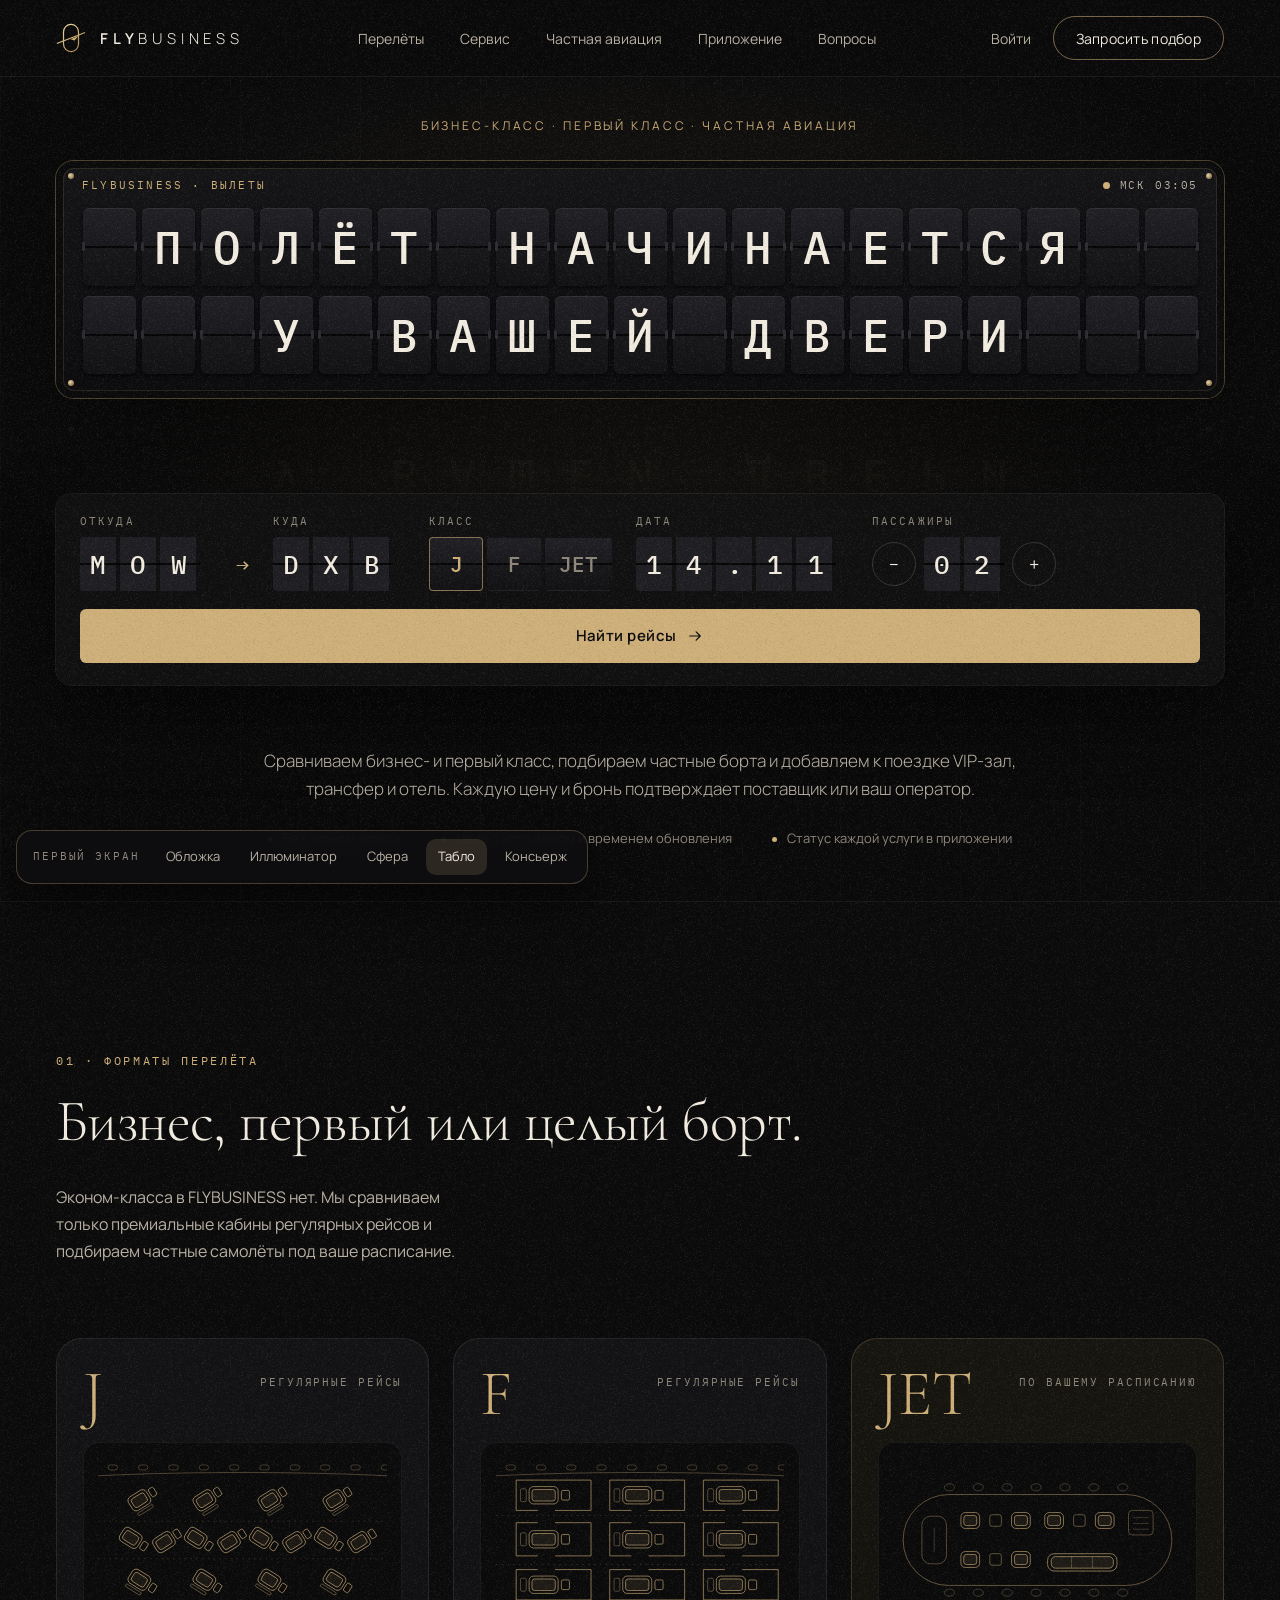
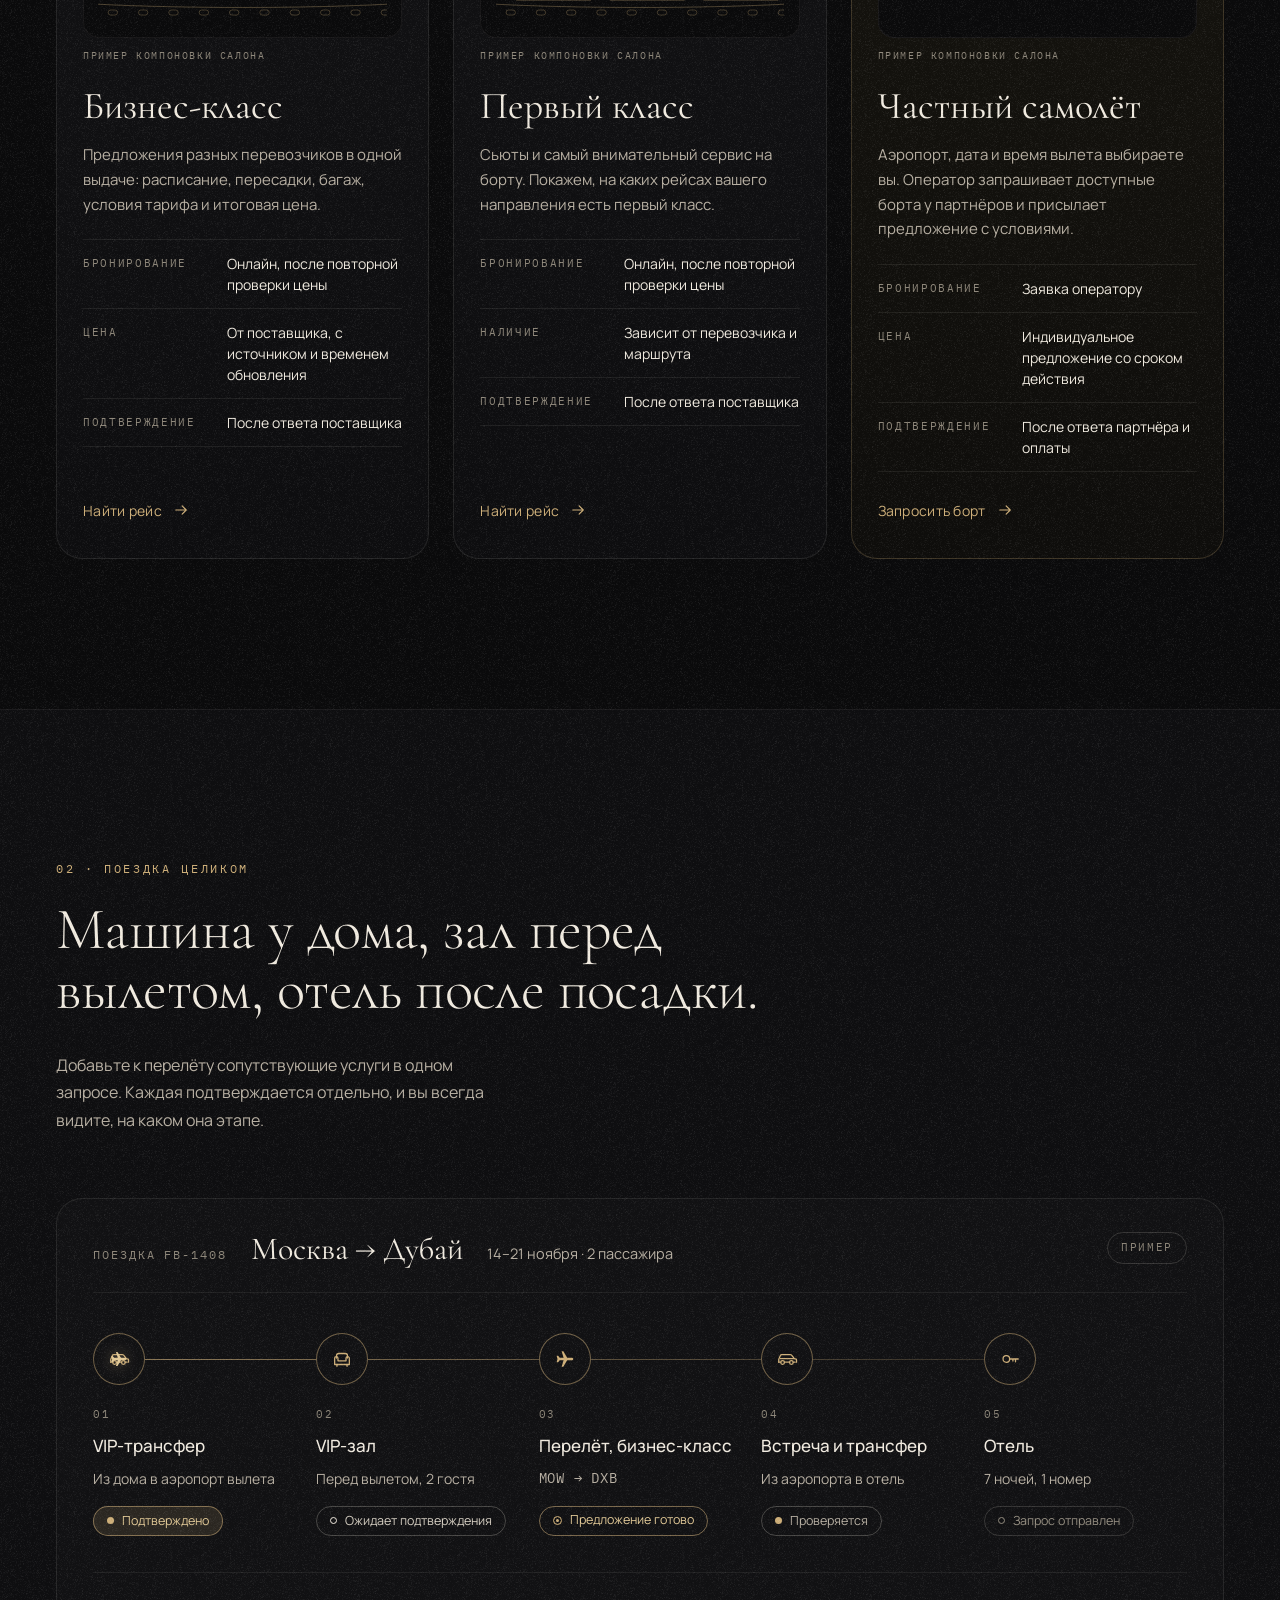
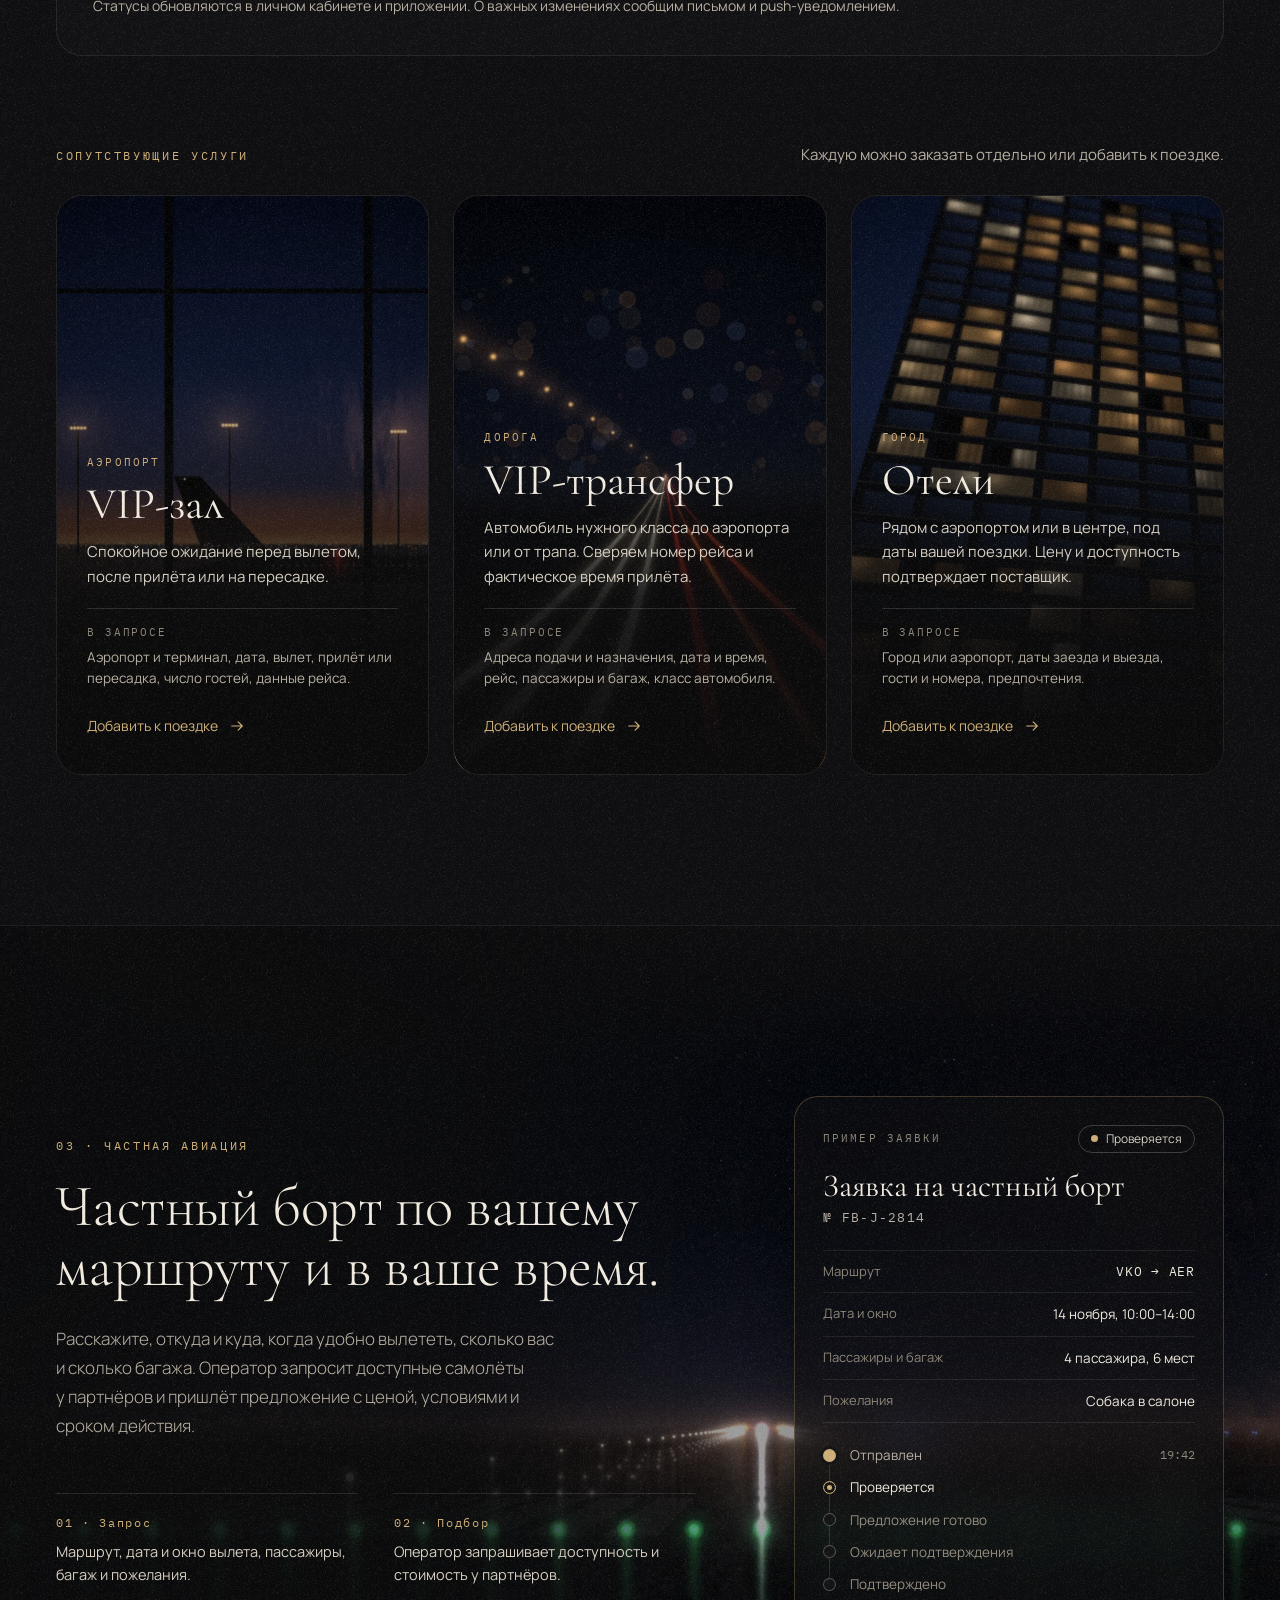
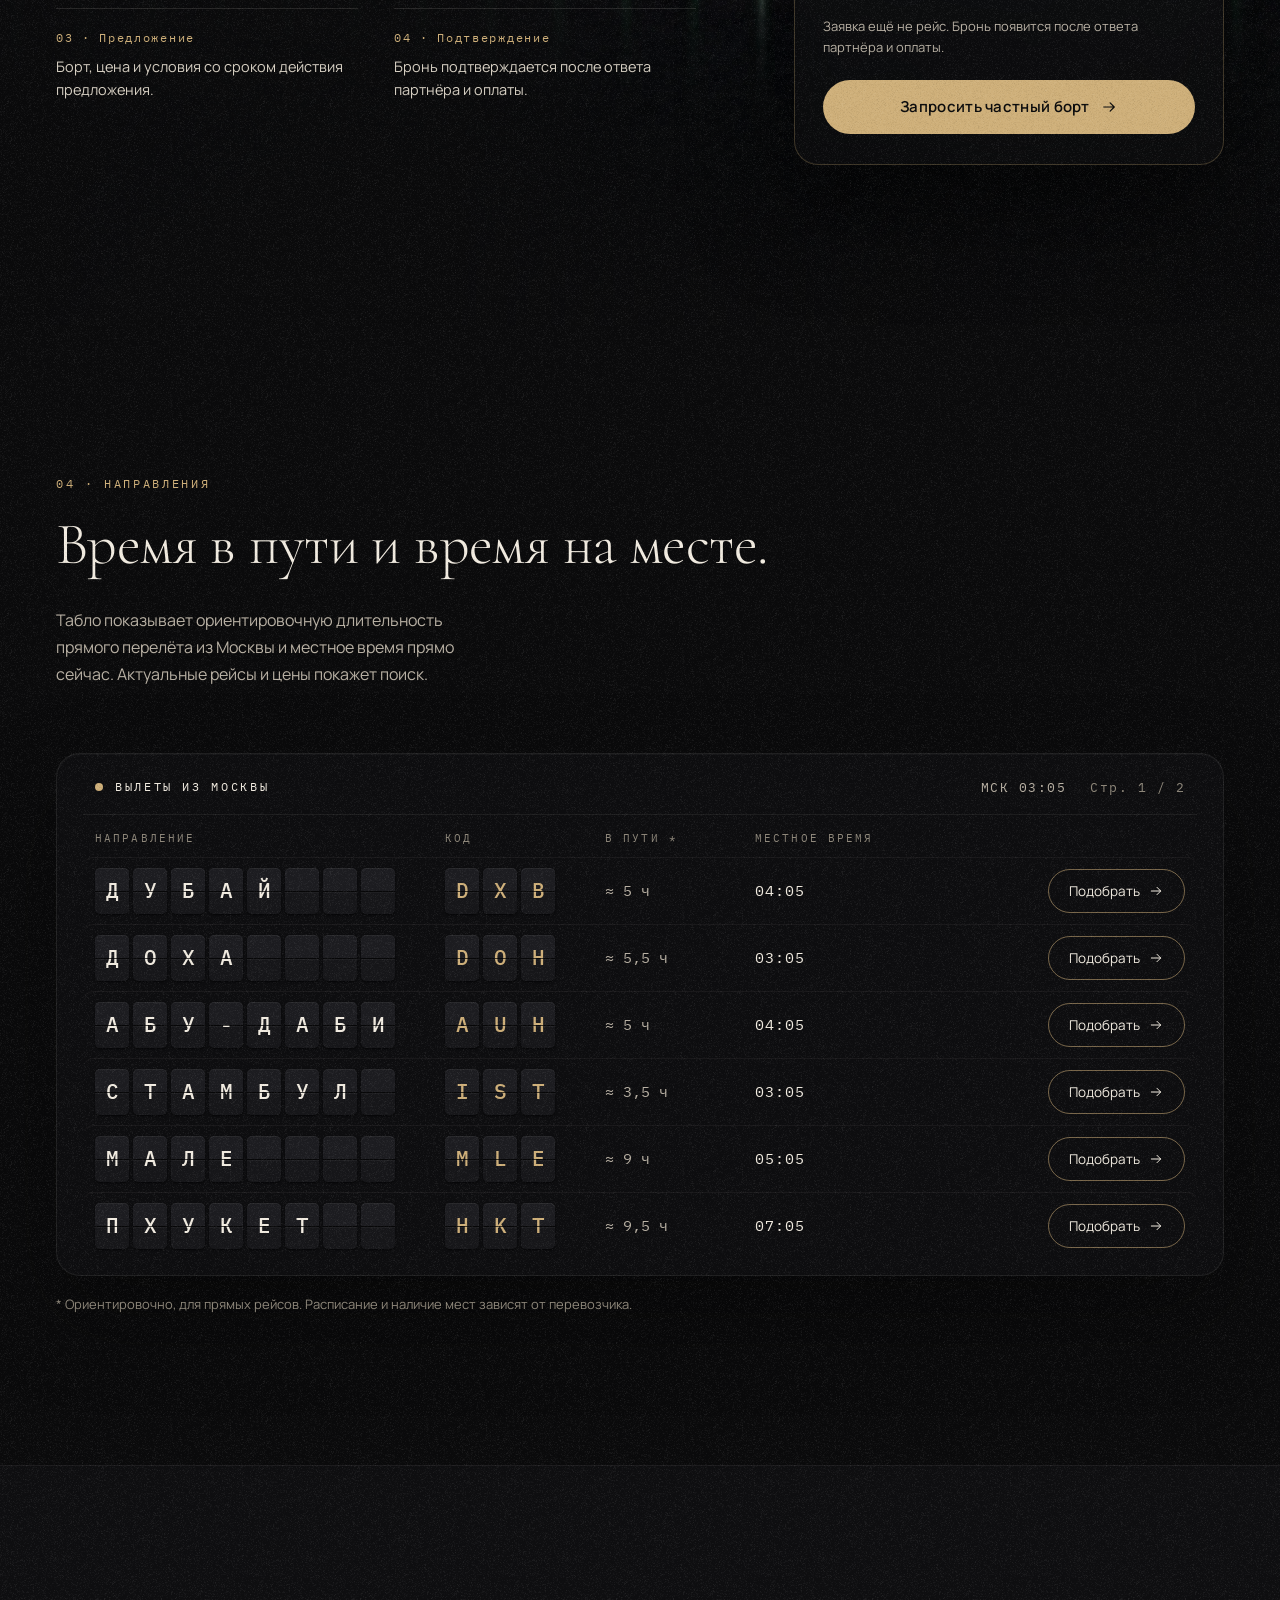
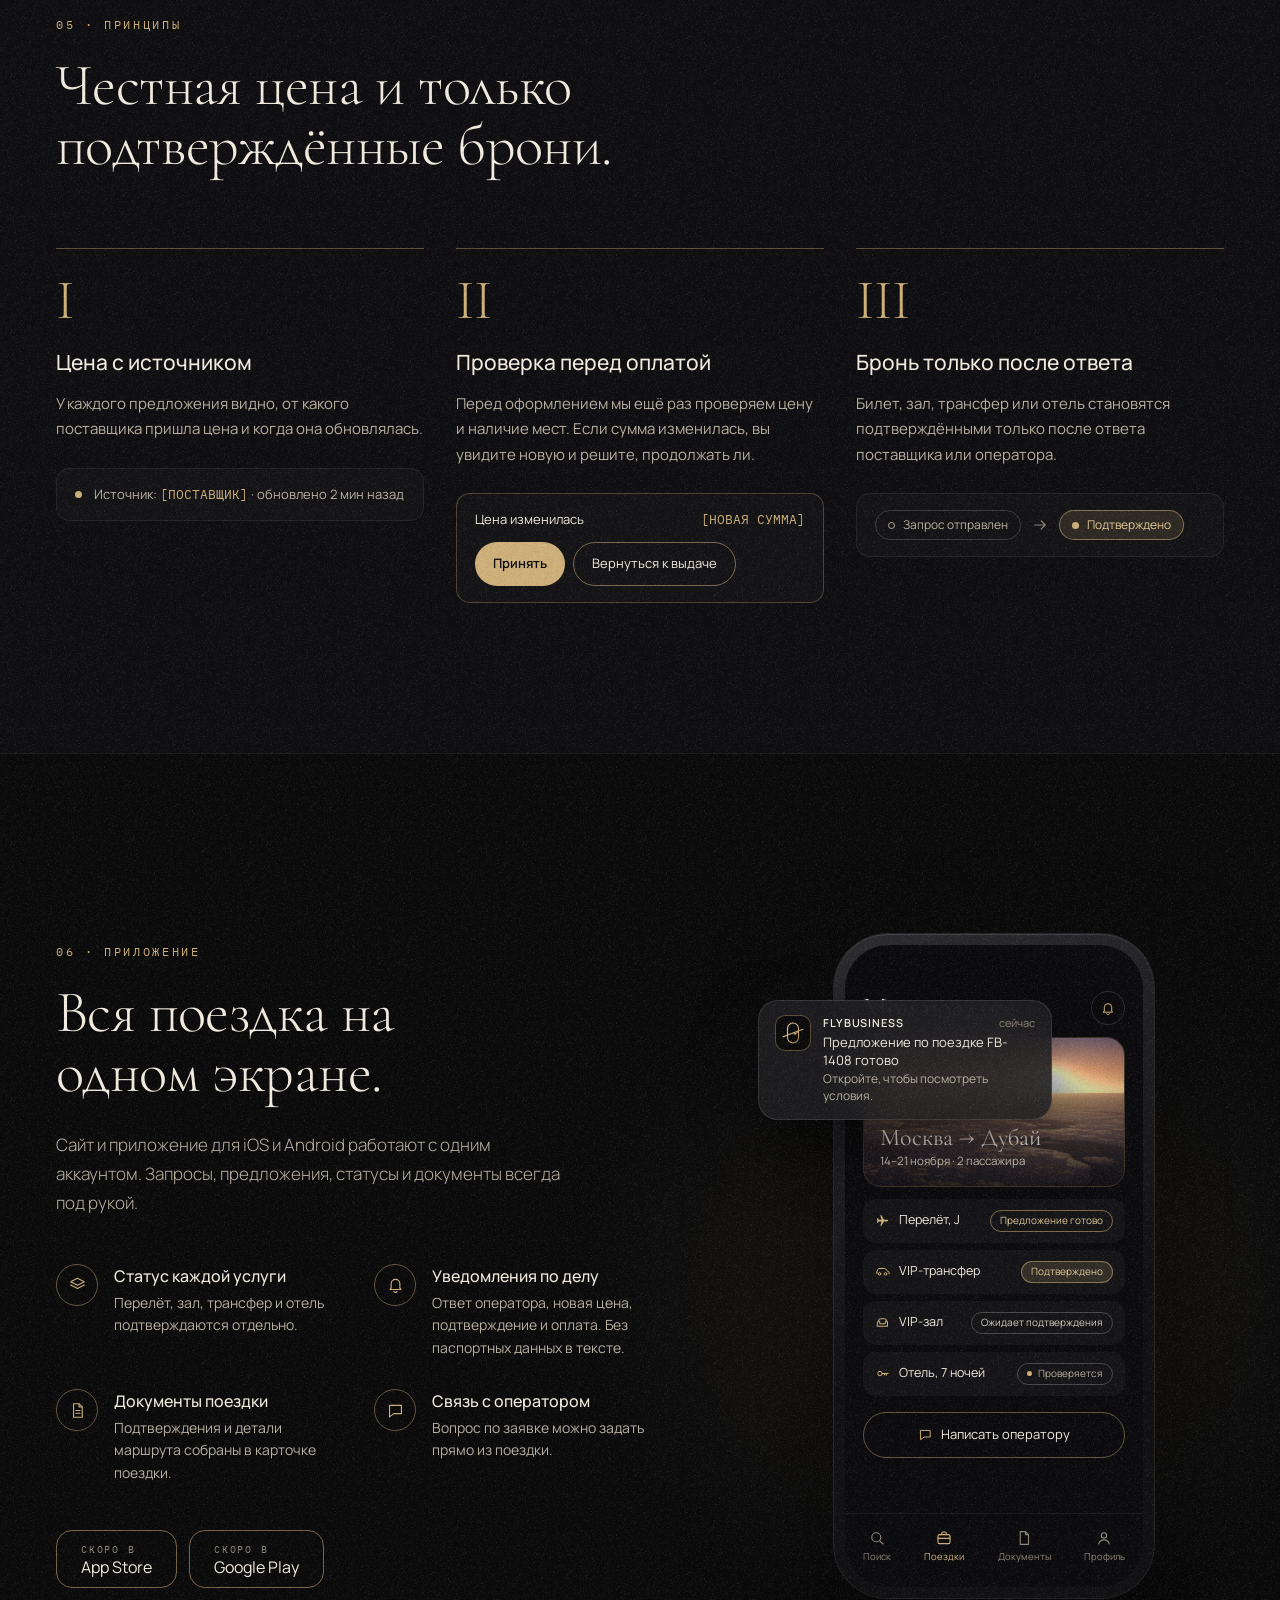
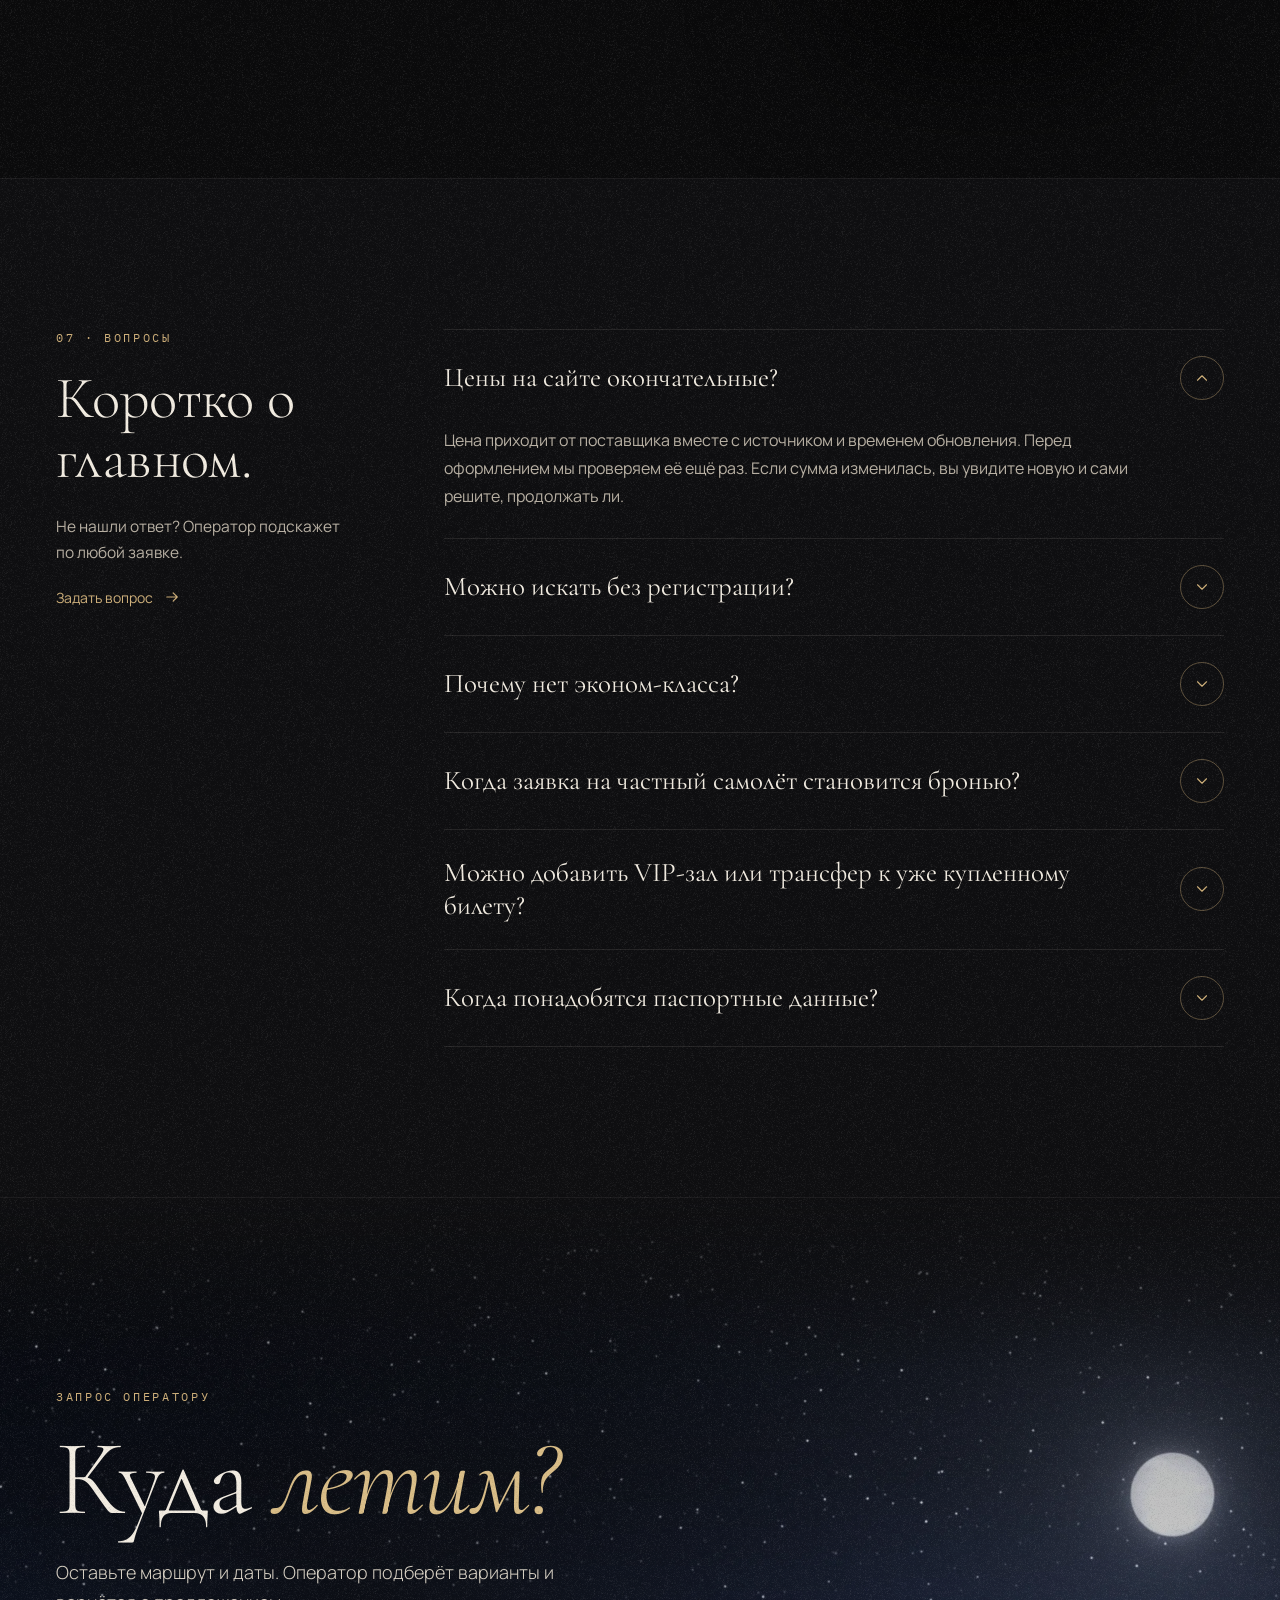
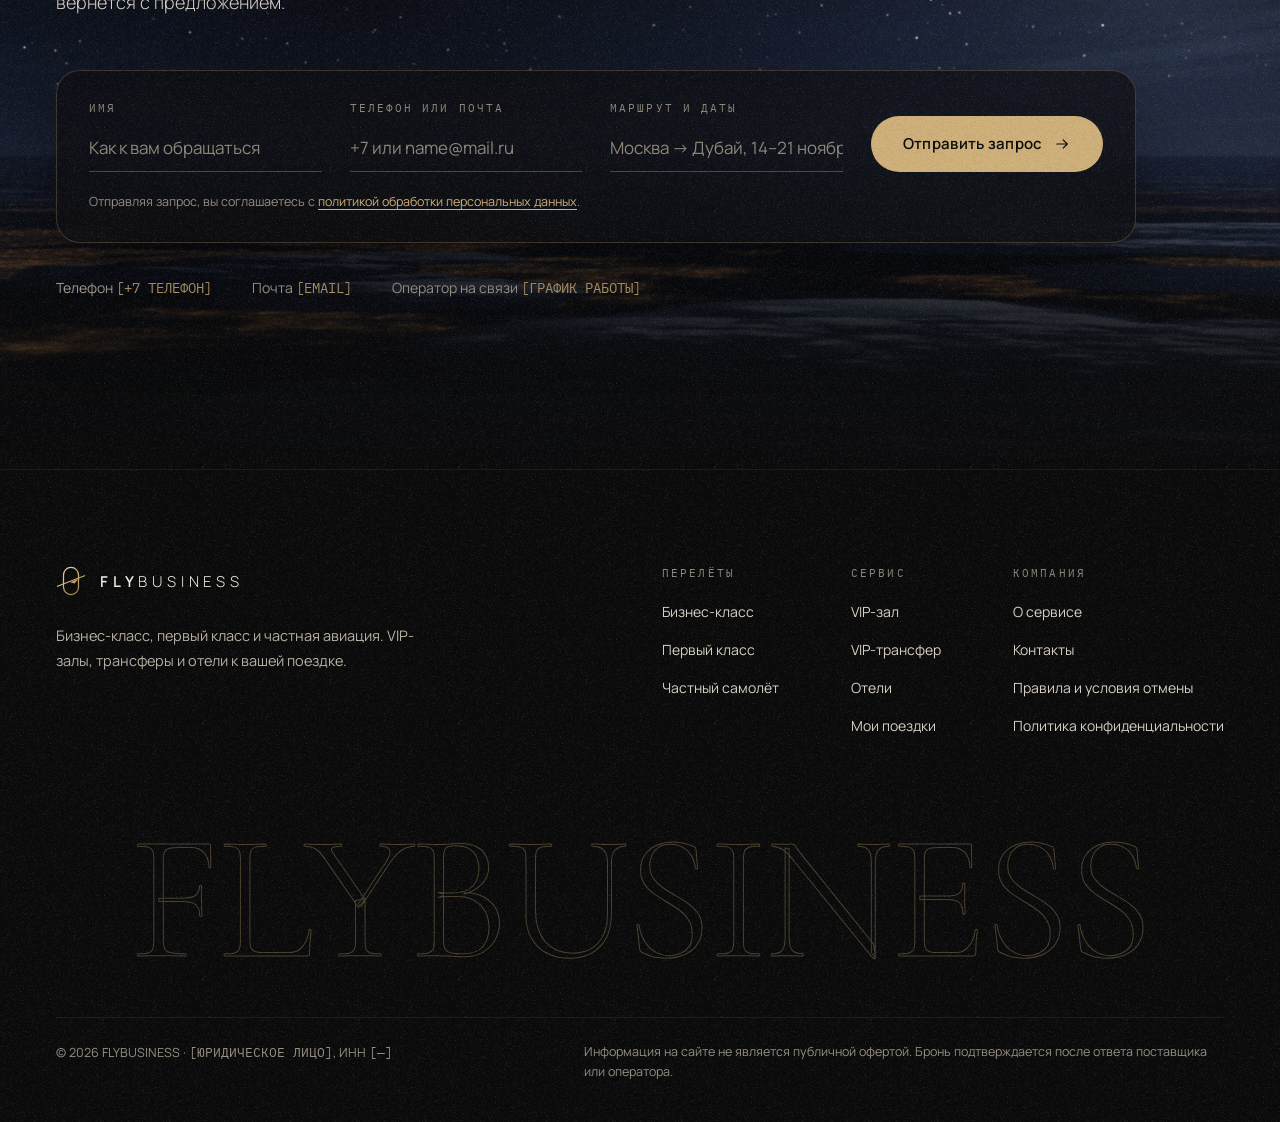
<file: board/index.html>
<!doctype html>
<html lang="ru" data-hero="board">
<head>
<meta charset="utf-8">
<meta name="viewport" content="width=device-width, initial-scale=1, viewport-fit=cover">
<title>FLYBUSINESS · бизнес-класс, первый класс и частная авиация</title>
<meta name="description" content="Сравниваем бизнес- и первый класс, подбираем частные борта и добавляем к поездке VIP-зал, трансфер и отель. Цены и брони подтверждает поставщик или оператор.">
<meta name="theme-color" content="#0B0B0C">
<meta property="og:type" content="website">
<meta property="og:locale" content="ru_RU">
<meta property="og:site_name" content="FLYBUSINESS">
<meta property="og:title" content="FLYBUSINESS · Полёт начинается у вашей двери">
<meta property="og:description" content="Сравниваем бизнес- и первый класс, подбираем частные борта и добавляем к поездке VIP-зал, трансфер и отель. Цены и брони подтверждает поставщик или оператор.">
<meta property="og:image" content="../assets/img/og/board.jpg">
<meta property="og:image:width" content="1200">
<meta property="og:image:height" content="630">
<meta name="twitter:card" content="summary_large_image">
<link rel="icon" href="../assets/img/favicon.svg" type="image/svg+xml">
<link rel="icon" href="../assets/img/favicon-32.png" sizes="32x32" type="image/png">
<link rel="apple-touch-icon" href="../assets/img/apple-touch-icon.png">
<link rel="preconnect" href="https://fonts.googleapis.com">
<link rel="preconnect" href="https://fonts.gstatic.com" crossorigin>
<link rel="stylesheet" href="https://fonts.googleapis.com/css2?family=Cormorant+Garamond:ital,wght@0,300;0,400;0,500;1,300;1,400&amp;family=IBM+Plex+Mono:wght@400;500&amp;family=Manrope:wght@300;400;500;600&amp;display=swap">
<link rel="stylesheet" href="../assets/css/site.css">
<script>
  /* Вариант первого экрана: ?hero=porthole|board|sphere|cover|concierge (иначе берётся из data-hero страницы) */
  (function () {
    var list = ['porthole', 'board', 'sphere', 'cover', 'concierge'];
    var m = /[?&]hero=([a-z]+)/.exec(location.search);
    var h = m && list.indexOf(m[1]) > -1 ? m[1] : document.documentElement.getAttribute('data-hero');
    document.documentElement.setAttribute('data-hero', list.indexOf(h) > -1 ? h : 'porthole');
  })();
</script>
<script src="../assets/js/site.js" defer></script>
</head>
<body>
<div id="top" class="fb">
<div class="fb-grain" aria-hidden="true"></div>

<header class="site-header">
<div class="fb-wrap" style="height: 76px; display: flex; align-items: center; justify-content: space-between; gap: 24px">
<a href="#top" aria-label="FLYBUSINESS, на главную" style="display: flex; align-items: center; gap: 14px; color: #F2ECE1">
<svg width="30" height="30" viewBox="0 0 32 32" fill="none" aria-hidden="true"><defs><linearGradient id="fbLogoA" x1="0" y1="0" x2="32" y2="32" gradientUnits="userSpaceOnUse"><stop offset="0" stop-color="#F4E4BE"/><stop offset="0.55" stop-color="#CFAE72"/><stop offset="1" stop-color="#8C6C3C"/></linearGradient></defs><rect x="8" y="1.5" width="16" height="29" rx="8" stroke="url(#fbLogoA)" stroke-width="1.3"/><path d="M1.5 21.6 30.5 10.4" stroke="url(#fbLogoA)" stroke-width="1.3" stroke-linecap="round"/><path d="m15.4 17.3 8.7-3.4-4.5 4.7z" fill="url(#fbLogoA)"/></svg>
<span class="fb-wordmark" style="font-size: 15px; letter-spacing: 0.32em; line-height: 1"><span style="font-weight: 600">FLY</span><span style="font-weight: 300">BUSINESS</span></span>
</a>
<nav class="fb-nav" aria-label="Основная навигация" style="display: flex; align-items: center; gap: 36px; font-size: 14px">
<a href="#flights">Перелёты</a>
<a href="#service">Сервис</a>
<a href="#private">Частная авиация</a>
<a href="#app">Приложение</a>
<a href="#faq">Вопросы</a>
</nav>
<div style="display: flex; align-items: center; gap: 22px">
<a href="#app" class="fb-hide-s fb-hov" style="min-height: 44px; display: inline-flex; align-items: center; font-size: 14px; color: #B9B1A4">Войти</a>
<a href="#request" class="fb-btn-line" style="height: 44px; padding: 0 22px; border-radius: 999px; display: inline-flex; align-items: center; font-size: 14px; letter-spacing: 0.02em"><span class="fb-cta-long">Запросить подбор</span><span class="fb-cta-short">Подбор</span></a>
</div>
</div>
</header>

<main>
<!-- ===================== ПЕРВЫЙ ЭКРАН 1 · ИЛЛЮМИНАТОР (по умолчанию) ===================== -->
<section id="hero-porthole" class="hero" aria-label="Поиск перелёта" style="position: relative; padding: 56px 0 110px">
<div aria-hidden="true" style="position: absolute; inset: 0; background: radial-gradient(640px 540px at 80% 30%, rgba(214,160,96,0.12), rgba(214,160,96,0) 70%), radial-gradient(900px 620px at 8% 0%, rgba(242,236,225,0.035), rgba(0,0,0,0) 70%); pointer-events: none"></div>
<div class="fb-wrap" style="position: relative">
<div class="fb-hero-grid">

<div class="fb-hero-text" style="padding-top: 54px">
<div class="fb-mono fb-rise" style="font-size: 12px; letter-spacing: 0.22em; text-transform: uppercase; color: #CFB07A">Бизнес-класс · Первый класс · Частная авиация</div>
<h1 class="fb-serif fb-rise fb-d1" style="margin: 30px 0 0; font-weight: 300; font-size: clamp(46px, 6.8vw, 98px); line-height: 0.96; letter-spacing: -0.015em; color: #F2ECE1; text-wrap: balance">Полёт начинается <span style="font-style: italic; color: #D9BD87">у вашей двери.</span></h1>
<p class="fb-rise fb-d2" style="margin: 34px 0 0; max-width: 540px; font-size: 18px; line-height: 1.65; font-weight: 300; color: #B9B1A4; text-wrap: pretty">Сравниваем предложения бизнес- и первого класса, подбираем частные борта и добавляем к поездке VIP-зал, трансфер и отель. Каждую цену и бронь подтверждает поставщик или ваш оператор.</p>
</div>

<div class="fb-hero-port fb-rise fb-d2">
<div style="display: flex; align-items: center; justify-content: space-between; gap: 16px; margin-bottom: 16px; min-height: 28px">
<span id="ph-sky-label" class="fb-mono" style="font-size: 11px; letter-spacing: 0.18em; text-transform: uppercase; color: #CFB07A">Бизнес-класс · золотой час</span>
<button type="button" id="ph-shade-btn" style="background: none; border: 0; padding: 8px 0; min-height: 44px; cursor: pointer; font-size: 12px; letter-spacing: 0.04em; color: #B9B1A4; text-decoration: underline; text-decoration-color: rgba(207,176,122,0.5); text-underline-offset: 4px">Поднять шторку</button>
</div>
<div style="position: relative; width: 100%; aspect-ratio: 440 / 590; border-radius: 190px; padding: 24px; background: linear-gradient(152deg, #2C2C31 0%, #19191C 46%, #0E0E10 100%); box-shadow: inset 0 2px 1px rgba(255,255,255,0.07), inset 0 -14px 34px rgba(0,0,0,0.6), 0 60px 120px rgba(0,0,0,0.6), 0 0 0 1px rgba(207,176,122,0.16)">
<div style="position: relative; width: 100%; height: 100%; border-radius: 168px; overflow: hidden; background: #05060A; box-shadow: 0 0 0 1px rgba(0,0,0,0.9)">
<img class="fb-sky ph-sky is-on" data-sky="business" src="../assets/img/sky-golden.webp" alt="Закат над облаками из иллюминатора">
<img class="fb-sky ph-sky" data-sky="first" src="../assets/img/sky-night.webp" alt="Ночной полёт: луна над облаками и огни городов">
<img class="fb-sky ph-sky" data-sky="private" src="../assets/img/sky-dawn.webp" alt="Рассвет над облаками">
<div aria-hidden="true" style="position: absolute; left: 50%; bottom: 13%; width: 5px; height: 5px; margin-left: -2px; border-radius: 50%; background: rgba(0,0,0,0.55); box-shadow: 0 0 0 1px rgba(255,255,255,0.08)"></div>
<div id="ph-shade" class="ph-shade" aria-hidden="true">
<div style="position: absolute; left: 0; right: 0; bottom: 0; height: 26px; background: linear-gradient(180deg, #232327, #151517); border-top: 1px solid rgba(255,255,255,0.06)"></div>
<div style="position: absolute; left: 50%; bottom: 8px; width: 64px; height: 8px; margin-left: -32px; border-radius: 6px; background: #0C0C0E; box-shadow: inset 0 1px 0 rgba(255,255,255,0.08)"></div>
</div>
<div aria-hidden="true" style="position: absolute; inset: 0; background: linear-gradient(118deg, rgba(255,255,255,0.12) 0%, rgba(255,255,255,0) 30%, rgba(255,255,255,0) 72%, rgba(255,255,255,0.05) 100%); pointer-events: none"></div>
<div aria-hidden="true" style="position: absolute; inset: 0; border-radius: 168px; box-shadow: inset 0 0 60px 12px rgba(0,0,0,0.55), inset 0 0 0 9px rgba(10,10,12,0.92); pointer-events: none"></div>
</div>
</div>
</div>

<div class="fb-hero-ticket fb-rise fb-d3" data-search-anchor>
<div class="fb-tk">
<div class="fb-tk-main" style="padding: 22px 34px 30px">
<div style="display: flex; flex-wrap: wrap; align-items: center; justify-content: space-between; gap: 14px; padding-bottom: 18px; border-bottom: 1px solid rgba(242,236,225,0.08)">
<div role="group" aria-label="Формат перелёта" style="display: flex; flex-wrap: wrap; gap: 8px">
<button type="button" class="fb-tab is-on" data-mode="business" aria-pressed="true" style="height: 44px; padding: 0 20px; border-radius: 999px; cursor: pointer; font-size: 14px; letter-spacing: 0.01em">Бизнес-класс</button>
<button type="button" class="fb-tab" data-mode="first" aria-pressed="false" style="height: 44px; padding: 0 20px; border-radius: 999px; cursor: pointer; font-size: 14px; letter-spacing: 0.01em">Первый класс</button>
<button type="button" class="fb-tab" data-mode="private" aria-pressed="false" style="height: 44px; padding: 0 20px; border-radius: 999px; cursor: pointer; font-size: 14px; letter-spacing: 0.01em">Частный самолёт</button>
</div>
<span class="fb-mono" style="font-size: 11px; letter-spacing: 0.18em; text-transform: uppercase; color: #8E877A">Поиск без регистрации</span>
</div>
<div class="fb-fields" style="padding-top: 22px">
<div class="fb-route">
<div class="fb-field" style="flex: 1 1 0; min-width: 0; display: flex; flex-direction: column; gap: 4px">
<label for="ph-from" class="fb-mono fb-flab" style="font-size: 10.5px; letter-spacing: 0.2em; text-transform: uppercase; color: #8E877A; transition: color .3s">Откуда</label>
<input id="ph-from" class="fb-mono fb-code fb-code-in" value="MOW" maxlength="3" autocomplete="off" spellcheck="false" aria-describedby="ph-from-city" style="width: 100%; background: transparent; border: 0; padding: 0; line-height: 1.15; letter-spacing: 0.06em; color: #F2ECE1; text-transform: uppercase">
<span id="ph-from-city" style="font-size: 13px; color: #B9B1A4; white-space: nowrap; overflow: hidden; text-overflow: ellipsis">Москва</span>
</div>
<button type="button" id="ph-swap" aria-label="Поменять города местами" class="fb-step" style="flex: none; width: 44px; height: 44px; margin-bottom: 18px; border-radius: 50%; border: 1px solid rgba(207,176,122,0.35); background: transparent; color: #CFB07A; display: flex; align-items: center; justify-content: center; cursor: pointer"><svg width="18" height="18" viewBox="0 0 24 24" fill="none" stroke="currentColor" stroke-width="1.4" stroke-linecap="round" stroke-linejoin="round" aria-hidden="true"><path d="M7 8h12M15.5 4.5 19 8l-3.5 3.5M17 16H5M8.5 12.5 5 16l3.5 3.5"/></svg></button>
<div class="fb-field" style="flex: 1 1 0; min-width: 0; display: flex; flex-direction: column; gap: 4px">
<label for="ph-to" class="fb-mono fb-flab" style="font-size: 10.5px; letter-spacing: 0.2em; text-transform: uppercase; color: #8E877A; transition: color .3s">Куда</label>
<input id="ph-to" class="fb-mono fb-code fb-code-in" value="DXB" maxlength="3" autocomplete="off" spellcheck="false" aria-describedby="ph-to-city" style="width: 100%; background: transparent; border: 0; padding: 0; line-height: 1.15; letter-spacing: 0.06em; color: #F2ECE1; text-transform: uppercase">
<span id="ph-to-city" style="font-size: 13px; color: #B9B1A4; white-space: nowrap; overflow: hidden; text-overflow: ellipsis">Дубай</span>
</div>
</div>
<div class="fb-when">
<div class="fb-field" style="min-width: 0; display: flex; flex-direction: column; gap: 4px">
<label id="ph-f3-label" for="ph-f3" class="fb-mono fb-flab" style="font-size: 10.5px; letter-spacing: 0.2em; text-transform: uppercase; color: #8E877A; transition: color .3s">Туда</label>
<input id="ph-f3" class="fb-code" value="14 нояб." autocomplete="off" style="width: 100%; background: transparent; border: 0; padding: 0; font-size: 26px; line-height: 1.66; color: #F2ECE1">
<span id="ph-f3-sub" style="font-size: 13px; color: #B9B1A4">вылет</span>
</div>
<div class="fb-field" style="min-width: 0; display: flex; flex-direction: column; gap: 4px">
<label id="ph-f4-label" for="ph-f4" class="fb-mono fb-flab" style="font-size: 10.5px; letter-spacing: 0.2em; text-transform: uppercase; color: #8E877A; transition: color .3s">Обратно</label>
<input id="ph-f4" class="fb-code" value="21 нояб." autocomplete="off" style="width: 100%; background: transparent; border: 0; padding: 0; font-size: 26px; line-height: 1.66; color: #F2ECE1">
<span id="ph-f4-sub" style="font-size: 13px; color: #B9B1A4">возвращение</span>
</div>
<div class="fb-field" role="group" aria-labelledby="ph-pax-l" style="min-width: 0; display: flex; flex-direction: column; gap: 4px">
<span id="ph-pax-l" class="fb-mono fb-flab" style="font-size: 10.5px; letter-spacing: 0.2em; text-transform: uppercase; color: #8E877A">Пассажиры</span>
<div style="display: flex; align-items: center; gap: 10px; height: 43px">
<button type="button" data-ph-pax="-1" aria-label="Меньше пассажиров" class="fb-step" style="flex: none; width: 44px; height: 44px; border-radius: 50%; border: 1px solid rgba(242,236,225,0.16); background: transparent; color: #F2ECE1; cursor: pointer; font-size: 18px; line-height: 1">−</button>
<span id="ph-pax" aria-live="polite" style="min-width: 26px; text-align: center; font-size: 26px; color: #F2ECE1">2</span>
<button type="button" data-ph-pax="1" aria-label="Больше пассажиров" class="fb-step" style="flex: none; width: 44px; height: 44px; border-radius: 50%; border: 1px solid rgba(242,236,225,0.16); background: transparent; color: #F2ECE1; cursor: pointer; font-size: 18px; line-height: 1">+</button>
</div>
<span id="ph-pax-word" style="font-size: 13px; color: #B9B1A4">взрослых</span>
</div>
</div>
</div>
</div>
<div class="fb-tk-stub" style="padding: 22px 30px 26px; display: flex; flex-direction: column; justify-content: space-between; gap: 18px">
<div style="display: flex; justify-content: space-between; align-items: flex-start; gap: 16px">
<div>
<div class="fb-mono" style="font-size: 10.5px; letter-spacing: 0.2em; text-transform: uppercase; color: #8E877A">Класс</div>
<div id="ph-class-code" class="fb-serif" style="margin-top: 2px; font-size: 60px; line-height: 1; font-weight: 300; color: #CFB07A">J</div>
</div>
<div style="text-align: right">
<div class="fb-mono" style="font-size: 10.5px; letter-spacing: 0.2em; text-transform: uppercase; color: #8E877A">Маршрут</div>
<div id="ph-route" class="fb-mono" style="margin-top: 8px; font-size: 15px; letter-spacing: 0.08em; color: #F2ECE1">MOW → DXB</div>
<div id="ph-class-name" style="margin-top: 4px; font-size: 12.5px; color: #B9B1A4">Бизнес-класс</div>
</div>
</div>
<button type="button" id="ph-cta" class="fb-btn-gold" style="width: 100%; height: 56px; border: 0; border-radius: 999px; cursor: pointer; font-size: 15px; font-weight: 600; letter-spacing: 0.03em; display: flex; align-items: center; justify-content: center; gap: 10px"><span id="ph-cta-label">Найти предложения</span><svg width="18" height="18" viewBox="0 0 24 24" fill="none" stroke="currentColor" stroke-width="1.6" stroke-linecap="round" stroke-linejoin="round" aria-hidden="true"><path d="M5 12h14M13.5 6.5 19 12l-5.5 5.5"/></svg></button>
<div style="display: flex; flex-direction: column; gap: 8px; color: rgba(242,236,225,0.42)">
<svg class="fb-barcode" viewBox="0 0 178 34" width="100%" height="30" fill="currentColor" aria-hidden="true" preserveAspectRatio="none"><rect x="0" y="0" width="1" height="34"/><rect x="4" y="0" width="1" height="34"/><rect x="10" y="0" width="1" height="34"/><rect x="16" y="0" width="1" height="34"/><rect x="22" y="0" width="3" height="34"/><rect x="26" y="0" width="1" height="34"/><rect x="29" y="0" width="1" height="34"/><rect x="31" y="0" width="1" height="34"/><rect x="33" y="0" width="1" height="34"/><rect x="36" y="0" width="2" height="34"/><rect x="40" y="0" width="2" height="34"/><rect x="43" y="0" width="2" height="34"/><rect x="50" y="0" width="2" height="34"/><rect x="54" y="0" width="2" height="34"/><rect x="58" y="0" width="1" height="34"/><rect x="62" y="0" width="1" height="34"/><rect x="66" y="0" width="3" height="34"/><rect x="70" y="0" width="2" height="34"/><rect x="73" y="0" width="2" height="34"/><rect x="77" y="0" width="2" height="34"/><rect x="85" y="0" width="2" height="34"/><rect x="92" y="0" width="2" height="34"/><rect x="96" y="0" width="2" height="34"/><rect x="100" y="0" width="2" height="34"/><rect x="108" y="0" width="1" height="34"/><rect x="110" y="0" width="1" height="34"/><rect x="113" y="0" width="1" height="34"/><rect x="115" y="0" width="1" height="34"/><rect x="117" y="0" width="1" height="34"/><rect x="124" y="0" width="1" height="34"/><rect x="126" y="0" width="1" height="34"/><rect x="129" y="0" width="2" height="34"/><rect x="132" y="0" width="1" height="34"/><rect x="138" y="0" width="1" height="34"/><rect x="146" y="0" width="2" height="34"/><rect x="149" y="0" width="1" height="34"/><rect x="151" y="0" width="2" height="34"/><rect x="160" y="0" width="1" height="34"/><rect x="168" y="0" width="1" height="34"/><rect x="170" y="0" width="1" height="34"/><rect x="173" y="0" width="1" height="34"/></svg>
<span id="ph-cta-note" class="fb-mono" style="font-size: 10.5px; letter-spacing: 0.14em; text-transform: uppercase; color: #8E877A">Цены от подключённых поставщиков</span>
</div>
</div>
</div>

<div id="ph-loading" class="fb-rise" role="status" hidden style="margin-top: 18px; padding: 22px 30px; border-radius: 18px; background: #111113; border: 1px solid rgba(207,176,122,0.22); flex-direction: column; gap: 14px">
<div style="display: flex; flex-wrap: wrap; align-items: center; justify-content: space-between; gap: 12px">
<span style="font-size: 15px; color: #F2ECE1">Запрашиваем предложения поставщиков</span>
<span class="fb-mono ph-summary" style="font-size: 12px; letter-spacing: 0.08em; color: #B9B1A4"></span>
</div>
<div style="position: relative; height: 2px; margin-top: 14px; overflow: hidden; background: rgba(242,236,225,0.08); border-radius: 2px"><div class="fb-scan" style="position: absolute; top: 0; left: 0; width: 40%; height: 100%; background: linear-gradient(90deg, rgba(207,176,122,0), #CFB07A, rgba(207,176,122,0))"></div></div>
</div>
<div id="ph-done" class="fb-rise" role="status" hidden style="margin-top: 18px; padding: 26px 30px; border-radius: 18px; background: #111113; border: 1px solid rgba(207,176,122,0.22)">
<div style="display: flex; flex-wrap: wrap; align-items: center; justify-content: space-between; gap: 22px">
<div style="flex: 1 1 520px; min-width: 0">
<div class="fb-mono ph-summary" style="font-size: 11px; letter-spacing: 0.18em; text-transform: uppercase; color: #CFB07A"></div>
<div style="margin-top: 10px; font-size: 17px; color: #F2ECE1">Тарифы поставщика подключаются на этапе MVP.</div>
<div style="margin-top: 6px; font-size: 14.5px; line-height: 1.6; color: #B9B1A4; max-width: 640px">Прототип не показывает вымышленные цены. Отправьте запрос: оператор подберёт варианты вручную, а введённые данные сохранятся.</div>
</div>
<div style="display: flex; flex-wrap: wrap; gap: 12px">
<a href="#request" class="fb-btn-gold" style="height: 48px; padding: 0 24px; border-radius: 999px; display: inline-flex; align-items: center; font-size: 14px; font-weight: 600">Отправить запрос оператору</a>
<button type="button" data-ph-close class="fb-btn-line" style="height: 48px; padding: 0 22px; border-radius: 999px; cursor: pointer; font-size: 14px">Закрыть</button>
</div>
</div>
</div>
<div id="ph-private" class="fb-rise" role="status" hidden style="margin-top: 18px; padding: 26px 30px; border-radius: 18px; background: #111113; border: 1px solid rgba(207,176,122,0.22)">
<div style="display: flex; flex-wrap: wrap; align-items: center; justify-content: space-between; gap: 22px">
<div style="flex: 1 1 520px; min-width: 0">
<div style="display: flex; flex-wrap: wrap; align-items: center; gap: 12px">
<span class="fb-mono" style="font-size: 13px; letter-spacing: 0.1em; color: #F2ECE1">Заявка FB-J-2814</span>
<span style="display: inline-flex; align-items: center; gap: 8px; height: 28px; padding: 0 12px; border-radius: 999px; border: 1px solid rgba(242,236,225,0.2); font-size: 12.5px; color: #B9B1A4"><span style="width: 7px; height: 7px; border-radius: 50%; border: 1px solid #F2ECE1"></span>Отправлен</span>
</div>
<div style="margin-top: 10px; font-size: 14.5px; line-height: 1.6; color: #B9B1A4; max-width: 660px">Это ещё не рейс. Оператор запросит доступные борта у партнёров и пришлёт предложение с ценой, условиями и сроком действия. Статус заявки будет виден в кабинете и приложении.</div>
</div>
<button type="button" data-ph-close class="fb-btn-line" style="height: 48px; padding: 0 22px; border-radius: 999px; cursor: pointer; font-size: 14px">Понятно</button>
</div>
</div>

<div style="margin-top: 30px; display: flex; flex-wrap: wrap; gap: 14px 40px">
<div style="display: flex; align-items: center; gap: 10px; font-size: 13.5px; color: #B9B1A4"><span style="width: 5px; height: 5px; border-radius: 50%; background: #CFB07A; flex: none"></span>Только бизнес-класс, первый класс и частная авиация</div>
<div style="display: flex; align-items: center; gap: 10px; font-size: 13.5px; color: #B9B1A4"><span style="width: 5px; height: 5px; border-radius: 50%; background: #CFB07A; flex: none"></span>У каждой цены есть источник и время обновления</div>
<div style="display: flex; align-items: center; gap: 10px; font-size: 13.5px; color: #B9B1A4"><span style="width: 5px; height: 5px; border-radius: 50%; background: #CFB07A; flex: none"></span>Статус каждой услуги виден в кабинете и приложении</div>
</div>
</div>

</div>
</div>
</section>

<!-- ===================== ПЕРВЫЙ ЭКРАН 2 · ТАБЛО (?hero=board) ===================== -->
<section id="hero-board" class="hero hero-board" aria-labelledby="hb-title">
<div class="hb-bg" aria-hidden="true"></div>
<div class="fb-wrap hb-inner">
<div class="hb-eyebrow fb-rise">Бизнес-класс · Первый класс · Частная авиация</div>
<h1 id="hb-title" class="fb-sr">FLYBUSINESS: полёт начинается у вашей двери</h1>
<div class="hb-board fb-rise fb-d1">
<div class="hb-plate"><span>FLYBUSINESS · Вылеты</span><span class="hb-clock"><span class="hb-dot fb-blink"></span>МСК <span id="hb-msk">--:--</span></span></div>
<div class="hb-rows" id="hb-rows" aria-hidden="true"></div>
<p id="hb-board-text" class="fb-sr" aria-live="polite"></p>
<span class="hb-screw" aria-hidden="true" style="left: 12px; top: 12px"></span>
<span class="hb-screw" aria-hidden="true" style="right: 12px; top: 12px"></span>
<span class="hb-screw" aria-hidden="true" style="left: 12px; bottom: 12px"></span>
<span class="hb-screw" aria-hidden="true" style="right: 12px; bottom: 12px"></span>
</div>
<div class="hb-search fb-rise fb-d2" data-search-anchor>
<div class="hb-field"><label for="hb-from" class="hb-label">Откуда</label><input id="hb-from" class="hb-tin hb-tin-3" value="MOW" maxlength="3" autocomplete="off" spellcheck="false"></div>
<span class="hb-arrow" aria-hidden="true">→</span>
<div class="hb-field"><label for="hb-to" class="hb-label">Куда</label><input id="hb-to" class="hb-tin hb-tin-3" value="DXB" maxlength="3" autocomplete="off" spellcheck="false"></div>
<div class="hb-field"><span id="hb-cls-l" class="hb-label">Класс</span>
<div role="group" aria-labelledby="hb-cls-l" style="display: flex; gap: 4px">
<button type="button" class="hb-cls is-on" data-mode="business" aria-pressed="true" aria-label="Бизнес-класс">J</button>
<button type="button" class="hb-cls" data-mode="first" aria-pressed="false" aria-label="Первый класс">F</button>
<button type="button" class="hb-cls" data-mode="private" aria-pressed="false" aria-label="Частный самолёт">JET</button>
</div>
</div>
<div class="hb-field"><label for="hb-date" class="hb-label">Дата</label><input id="hb-date" class="hb-tin hb-tin-5" value="14.11" maxlength="5" autocomplete="off" spellcheck="false" inputmode="numeric"></div>
<div class="hb-field" role="group" aria-labelledby="hb-pax-l"><span id="hb-pax-l" class="hb-label">Пассажиры</span>
<div style="display: flex; align-items: center; gap: 8px">
<button type="button" data-hb-pax="-1" aria-label="Меньше пассажиров" class="fb-step" style="width: 44px; height: 44px; border-radius: 50%; border: 1px solid rgba(242,236,225,0.16); background: transparent; cursor: pointer; font-size: 18px">−</button>
<span id="hb-pax" class="hb-tin hb-tin-2" aria-live="polite">02</span>
<button type="button" data-hb-pax="1" aria-label="Больше пассажиров" class="fb-step" style="width: 44px; height: 44px; border-radius: 50%; border: 1px solid rgba(242,236,225,0.16); background: transparent; cursor: pointer; font-size: 18px">+</button>
</div>
</div>
<button type="button" id="hb-go" class="hb-go fb-btn-gold"><span id="hb-go-label">Найти рейсы</span><svg width="18" height="18" viewBox="0 0 24 24" fill="none" stroke="currentColor" stroke-width="1.6" stroke-linecap="round" stroke-linejoin="round" aria-hidden="true"><path d="M5 12h14M13.5 6.5 19 12l-5.5 5.5"/></svg></button>
</div>
<div id="hb-status" class="hb-status" role="status"></div>
<p class="hb-lead fb-rise fb-d3">Сравниваем бизнес- и первый класс, подбираем частные борта и добавляем к поездке VIP-зал, трансфер и отель. Каждую цену и бронь подтверждает поставщик или ваш оператор.</p>
<ul class="hb-bullets">
<li>Без эконом-класса</li>
<li>Цена с источником и временем обновления</li>
<li>Статус каждой услуги в приложении</li>
</ul>
</div>
</section>

<!-- ===================== ПЕРВЫЙ ЭКРАН 3 · НАВИГАЦИОННАЯ СФЕРА (?hero=sphere) ===================== -->
<section id="hero-sphere" class="hero hero-sphere" aria-labelledby="hs-title">
<img class="hs-stars" src="../assets/img/stars.webp" alt="" aria-hidden="true" loading="lazy">
<div class="hs-shade" aria-hidden="true"></div>
<div class="fb-wrap hs-grid">
<div class="hs-text">
<div class="fb-mono fb-rise" style="font-size: 12px; letter-spacing: 0.24em; text-transform: uppercase; color: #CFB07A">Бизнес-класс · Первый класс · Частная авиация</div>
<h1 id="hs-title" class="fb-serif fb-rise fb-d1" style="margin: 26px 0 0; font-weight: 300; font-size: clamp(46px, 5.2vw, 74px); line-height: 0.98; letter-spacing: -0.015em; text-wrap: balance">Выберите город. <span style="display: block; font-style: italic; color: #D9BD87">Остальное соберём&nbsp;мы.</span></h1>
<p class="fb-rise fb-d2" style="margin: 28px 0 0; max-width: 520px; font-size: 17px; line-height: 1.65; font-weight: 300; color: #B9B1A4">Бизнес-класс, первый класс или частный борт, а к ним VIP-зал, трансфер и отель. Цены и брони подтверждает поставщик или ваш оператор.</p>
<div id="hs-chips" class="fb-rise fb-d3" role="group" aria-label="Популярные направления" style="margin-top: 34px; display: flex; flex-wrap: wrap; gap: 10px">
<button type="button" class="hs-chip is-on" data-i="0" aria-pressed="true"><span class="fb-mono" style="font-size: 11px; letter-spacing: 0.1em; opacity: 0.8">DXB</span>Дубай</button>
<button type="button" class="hs-chip" data-i="1" aria-pressed="false"><span class="fb-mono" style="font-size: 11px; letter-spacing: 0.1em; opacity: 0.8">MLE</span>Мале</button>
<button type="button" class="hs-chip" data-i="2" aria-pressed="false"><span class="fb-mono" style="font-size: 11px; letter-spacing: 0.1em; opacity: 0.8">HKT</span>Пхукет</button>
<button type="button" class="hs-chip" data-i="3" aria-pressed="false"><span class="fb-mono" style="font-size: 11px; letter-spacing: 0.1em; opacity: 0.8">PEK</span>Пекин</button>
<button type="button" class="hs-chip" data-i="4" aria-pressed="false"><span class="fb-mono" style="font-size: 11px; letter-spacing: 0.1em; opacity: 0.8">IST</span>Стамбул</button>
<button type="button" class="hs-chip" data-i="5" aria-pressed="false"><span class="fb-mono" style="font-size: 11px; letter-spacing: 0.1em; opacity: 0.8">AER</span>Сочи</button>
</div>
</div>
<div class="hs-globe-col">
<div class="hs-globe" id="hs-globe">
<div class="hs-body" aria-hidden="true"></div>
<img src="../assets/img/graticule.svg" alt="" aria-hidden="true" loading="lazy">
<svg id="hs-svg" viewBox="0 0 1000 1000" role="img" aria-label="Маршруты из Москвы к популярным направлениям"></svg>
<div id="hs-card" class="hs-card" role="status" aria-live="polite">
<div style="display: flex; justify-content: space-between; align-items: baseline; gap: 10px">
<span id="hs-card-name" class="fb-serif" style="font-size: 30px; line-height: 1">Дубай</span>
<span id="hs-card-code" class="fb-mono" style="font-size: 12px; letter-spacing: 0.14em; color: #CFB07A">DXB</span>
</div>
<div style="margin-top: 12px; padding-top: 12px; border-top: 1px solid rgba(242,236,225,0.1); display: grid; grid-template-columns: 1fr 1fr; gap: 12px">
<div><div class="fb-mono" style="font-size: 10px; letter-spacing: 0.18em; text-transform: uppercase; color: #8E877A">В пути</div><div id="hs-card-dur" style="margin-top: 4px; font-size: 15px">≈ 5 ч</div></div>
<div><div class="fb-mono" style="font-size: 10px; letter-spacing: 0.18em; text-transform: uppercase; color: #8E877A">Сейчас там</div><div id="hs-card-time" class="fb-mono" style="margin-top: 4px; font-size: 15px">--:--</div></div>
</div>
</div>
</div>
</div>
<div class="hs-search fb-rise fb-d4" data-search-anchor>
<div class="hs-cell">
<div class="fb-mono" style="font-size: 10px; letter-spacing: 0.2em; text-transform: uppercase; color: #8E877A">Откуда</div>
<div class="fb-mono" style="margin-top: 4px; font-size: 22px; letter-spacing: 0.06em">MOW</div>
<div style="font-size: 12.5px; color: #B9B1A4">Москва</div>
</div>
<div class="hs-cell">
<div class="fb-mono" style="font-size: 10px; letter-spacing: 0.2em; text-transform: uppercase; color: #8E877A">Куда</div>
<div id="hs-to-code" class="fb-mono" style="margin-top: 4px; font-size: 22px; letter-spacing: 0.06em; color: #E4CB98">DXB</div>
<div id="hs-to-name" style="font-size: 12.5px; color: #B9B1A4">Дубай</div>
</div>
<div class="hs-cell">
<label for="hs-date" class="fb-mono" style="font-size: 10px; letter-spacing: 0.2em; text-transform: uppercase; color: #8E877A">Дата</label>
<input id="hs-date" class="hs-in" value="14 нояб." autocomplete="off" style="margin-top: 4px; width: 120px; background: transparent; border: 0; padding: 0; font-size: 20px; line-height: 1.4; color: #F2ECE1">
<span style="font-size: 12.5px; color: #B9B1A4">вылет</span>
</div>
<div class="hs-cell hs-cell-cls">
<span id="hs-cls-l" class="fb-mono" style="font-size: 10px; letter-spacing: 0.2em; text-transform: uppercase; color: #8E877A">Класс</span>
<div role="group" aria-labelledby="hs-cls-l" style="display: flex; gap: 4px">
<button type="button" class="hs-seg is-on" data-mode="business" aria-pressed="true">Бизнес</button>
<button type="button" class="hs-seg" data-mode="first" aria-pressed="false">Первый</button>
<button type="button" class="hs-seg" data-mode="private" aria-pressed="false">Частный</button>
</div>
</div>
<button type="button" id="hs-go" class="fb-btn-gold" style="margin: 12px; padding: 0 24px; border: 0; border-radius: 14px; cursor: pointer; font-size: 15px; font-weight: 600; display: flex; align-items: center; justify-content: center; gap: 10px; white-space: nowrap"><span id="hs-go-label">Найти рейсы</span><svg width="18" height="18" viewBox="0 0 24 24" fill="none" stroke="currentColor" stroke-width="1.6" stroke-linecap="round" stroke-linejoin="round" aria-hidden="true"><path d="M5 12h14M13.5 6.5 19 12l-5.5 5.5"/></svg></button>
</div>
<div id="hs-status" class="hs-status" role="status"></div>
</div>
</section>

<!-- ===================== ПЕРВЫЙ ЭКРАН 4 · ОБЛОЖКА (?hero=cover) ===================== -->
<section id="hero-cover" class="hero hero-cover" aria-labelledby="hc-title">
<div class="hc-stage">
<img class="hc-sky" src="../assets/img/cover-sky.webp" alt="Закат над облаками" loading="lazy">
<div class="hc-scrim-top" aria-hidden="true"></div>
<div class="hc-mast" aria-hidden="true">FLYBUSINESS</div>
<img class="hc-wing" src="../assets/img/cover-wing.webp" alt="Крыло самолёта на фоне заката" loading="lazy">
<div class="hc-scrim-bottom" aria-hidden="true"></div>
</div>
<div class="hc-ui">
<div class="hc-issue fb-rise fb-d3"><span>Бизнес-класс · Первый класс · Частная авиация</span><span>Осень 2026 · flybusiness.ru</span></div>
<div class="hc-lead fb-rise fb-d4">
<h1 id="hc-title" class="hc-title">Полёт начинается <em>у вашей двери.</em></h1>
<p class="hc-dek">Сравниваем бизнес- и первый класс, подбираем частные борта и собираем вокруг перелёта зал, трансфер и отель.</p>
</div>
<div class="hc-teasers fb-rise fb-d5">
<a href="#flights" class="hc-teaser"><span class="hc-num">01</span><span class="hc-teaser-t">Бизнес и первый класс: расписание, багаж и условия в одной выдаче</span></a>
<a href="#private" class="hc-teaser"><span class="hc-num">02</span><span class="hc-teaser-t">Частный борт в четыре шага: от запроса до подтверждения</span></a>
<a href="#service" class="hc-teaser"><span class="hc-num">03</span><span class="hc-teaser-t">VIP-зал, трансфер и отель в одной поездке, у каждой услуги свой статус</span></a>
</div>
<div class="hc-search fb-rise fb-d5" data-search-anchor>
<div class="hc-cell" role="group" aria-label="Формат перелёта" style="flex-direction: row; align-items: center; gap: 4px; padding: 0 14px">
<button type="button" class="hc-tab is-on" data-mode="business" aria-pressed="true">Бизнес</button>
<button type="button" class="hc-tab" data-mode="first" aria-pressed="false">Первый</button>
<button type="button" class="hc-tab" data-mode="private" aria-pressed="false">Частный</button>
</div>
<div class="hc-cell" style="flex-direction: row; align-items: center; gap: 14px">
<div style="display: flex; flex-direction: column"><label for="hc-from" class="hc-label">Откуда</label><input id="hc-from" class="fb-mono hc-in" value="MOW" maxlength="3" autocomplete="off" spellcheck="false" style="margin-top: 4px; width: 74px; background: transparent; border: 0; padding: 0; font-size: 24px; letter-spacing: 0.06em; color: #F2ECE1; text-transform: uppercase"></div>
<span aria-hidden="true" style="color: #CFB07A; font-size: 18px">→</span>
<div style="display: flex; flex-direction: column"><label for="hc-to" class="hc-label">Куда</label><input id="hc-to" class="fb-mono hc-in" value="DXB" maxlength="3" autocomplete="off" spellcheck="false" style="margin-top: 4px; width: 74px; background: transparent; border: 0; padding: 0; font-size: 24px; letter-spacing: 0.06em; color: #F2ECE1; text-transform: uppercase"></div>
</div>
<div class="hc-cell"><label id="hc-date-l" for="hc-date" class="hc-label">Туда</label><input id="hc-date" class="hc-in" value="14 нояб." autocomplete="off" style="margin-top: 4px; width: 150px; background: transparent; border: 0; padding: 0; font-size: 20px; color: #F2ECE1"></div>
<div class="hc-cell" role="group" aria-labelledby="hc-pax-l" style="padding-top: 12px; padding-bottom: 12px">
<span id="hc-pax-l" class="hc-label">Пассажиры</span>
<div style="margin-top: 2px; display: flex; align-items: center; gap: 8px">
<button type="button" data-hc-pax="-1" aria-label="Меньше пассажиров" class="fb-step" style="width: 44px; height: 44px; border-radius: 50%; border: 1px solid rgba(242,236,225,0.2); background: transparent; cursor: pointer; font-size: 17px">−</button>
<span id="hc-pax" aria-live="polite" style="min-width: 20px; text-align: center; font-size: 20px">2</span>
<button type="button" data-hc-pax="1" aria-label="Больше пассажиров" class="fb-step" style="width: 44px; height: 44px; border-radius: 50%; border: 1px solid rgba(242,236,225,0.2); background: transparent; cursor: pointer; font-size: 17px">+</button>
</div>
</div>
<button type="button" id="hc-go" class="hc-go fb-btn-gold" style="flex: 1 1 auto; margin: 12px; border: 0; border-radius: 14px; cursor: pointer; font-size: 15px; font-weight: 600; letter-spacing: 0.02em; display: flex; align-items: center; justify-content: center; gap: 10px"><span id="hc-go-label">Найти предложения</span><svg width="18" height="18" viewBox="0 0 24 24" fill="none" stroke="currentColor" stroke-width="1.6" stroke-linecap="round" stroke-linejoin="round" aria-hidden="true"><path d="M5 12h14M13.5 6.5 19 12l-5.5 5.5"/></svg></button>
</div>
<div id="hc-status" class="hc-status" role="status"></div>
</div>
</section>

<!-- ===================== ПЕРВЫЙ ЭКРАН 5 · КОНСЬЕРЖ (?hero=concierge) ===================== -->
<section id="hero-concierge" class="hero hero-concierge" aria-label="Запрос консьержу">
<img class="hq-bg" src="../assets/img/concierge-bg.webp" alt="" aria-hidden="true" loading="lazy">
<div class="hq-shade" aria-hidden="true"></div>
<div class="fb-wrap hq-inner">
<div class="fb-rise" style="display: flex; flex-wrap: wrap; align-items: center; gap: 10px 14px">
<span style="width: 8px; height: 8px; border-radius: 50%; background: #CFB07A; box-shadow: 0 0 0 4px rgba(207,176,122,0.16)"></span>
<span class="fb-mono" style="font-size: 12px; letter-spacing: 0.24em; text-transform: uppercase; color: #CFB07A">Консьерж FLYBUSINESS</span>
<span class="fb-mono" style="font-size: 12px; letter-spacing: 0.14em; color: #8E877A">Оператор на связи <span style="color: #B9B1A4">[ГРАФИК РАБОТЫ]</span></span>
</div>
<h1 class="hq-sentence fb-rise fb-d1">Мне нужен <span role="button" tabindex="0" class="hq-slot" data-slot="cls" aria-expanded="false" aria-controls="hq-panel">бизнес-класс</span> из <span role="button" tabindex="0" class="hq-slot" data-slot="from" aria-expanded="false" aria-controls="hq-panel">Москвы</span> в <span role="button" tabindex="0" class="hq-slot" data-slot="to" aria-expanded="false" aria-controls="hq-panel">Дубай</span> на <span role="button" tabindex="0" class="hq-slot" data-slot="date" aria-expanded="false" aria-controls="hq-panel">14 ноября</span>, <span role="button" tabindex="0" class="hq-slot" data-slot="pax" aria-expanded="false" aria-controls="hq-panel">летим вдвоём</span>, <span role="button" tabindex="0" class="hq-slot" data-slot="ext" aria-expanded="false" aria-controls="hq-panel">с&nbsp;трансфером и&nbsp;VIP-залом</span><span class="hq-nb">.<span class="hq-caret" aria-hidden="true"></span></span></h1>
<div style="min-height: 104px; margin-top: 26px">
<div id="hq-panel" class="hq-panel" hidden>
<span id="hq-panel-title" class="fb-mono" style="margin-right: 8px; font-size: 10.5px; letter-spacing: 0.2em; text-transform: uppercase; color: #8E877A"></span>
<div id="hq-opts" style="display: contents"></div>
<button type="button" id="hq-done" class="hq-text" style="margin-left: auto; height: 44px; padding: 0 12px; font-size: 14px">Готово</button>
</div>
<p id="hq-hint" style="margin: 0; padding-top: 14px; font-size: 15px; line-height: 1.6; color: #8E877A">Нажмите на любое выделенное слово, чтобы изменить запрос. Пишите как удобно: оператор уточнит детали и подтвердит каждую услугу отдельно.</p>
</div>
<div class="fb-rise fb-d2" style="margin-top: 18px; display: flex; flex-wrap: wrap; align-items: center; gap: 10px 18px">
<span class="fb-mono" style="font-size: 10.5px; letter-spacing: 0.2em; text-transform: uppercase; color: #8E877A">Так запрос увидит оператор</span>
<span id="hq-summary" class="fb-mono" style="padding: 8px 14px; border-radius: 10px; background: rgba(207,176,122,0.08); border: 1px solid rgba(207,176,122,0.22); font-size: 13px; letter-spacing: 0.06em; color: #E4CB98">MOW → DXB · 14.11 · 2 пасс. · J · трансфер, VIP-зал</span>
</div>
<div id="hq-actions" class="fb-rise fb-d3" data-search-anchor style="margin-top: 34px; display: flex; flex-wrap: wrap; align-items: center; gap: 14px 28px">
<button type="button" id="hq-send" class="fb-btn-gold" style="height: 58px; padding: 0 30px; border: 0; border-radius: 999px; cursor: pointer; font-size: 15.5px; font-weight: 600; letter-spacing: 0.02em; display: flex; align-items: center; gap: 12px">Отправить консьержу<svg width="18" height="18" viewBox="0 0 24 24" fill="none" stroke="currentColor" stroke-width="1.6" stroke-linecap="round" stroke-linejoin="round" aria-hidden="true"><path d="M5 12h14M13.5 6.5 19 12l-5.5 5.5"/></svg></button>
<a href="#flights" class="hq-text" style="min-height: 44px; display: inline-flex; align-items: center; font-size: 15px; text-decoration-color: rgba(207,176,122,0.5); text-underline-offset: 5px">Найти рейсы самостоятельно</a>
</div>
<div id="hq-sent" role="status" hidden style="margin-top: 34px">
<div class="fb-rise" style="display: flex; align-items: center; gap: 20px">
<span style="flex: none; width: 56px; height: 56px; border-radius: 50%; background: rgba(207,176,122,0.14); border: 1px solid rgba(207,176,122,0.6); color: #CFB07A; display: flex; align-items: center; justify-content: center"><svg width="24" height="24" viewBox="0 0 24 24" fill="none" stroke="currentColor" stroke-width="1.6" stroke-linecap="round" stroke-linejoin="round" aria-hidden="true"><path d="m5 12.5 4.2 4.2L19 7"/></svg></span>
<div>
<div class="fb-serif" style="font-size: 30px; line-height: 1.1">Запрос FB-26-1010 отправлен</div>
<div style="margin-top: 6px; font-size: 15px; line-height: 1.6; color: #B9B1A4">Статус «Отправлен». Оператор пришлёт варианты <span class="fb-mono" style="color: #CFB07A">[В РАБОЧЕЕ ВРЕМЯ]</span>, каждая услуга подтверждается отдельно. <button type="button" id="hq-reset" class="hq-text" style="padding: 0; font-size: 15px; color: #D8D1C4">Изменить запрос</button></div>
</div>
</div>
</div>
<div class="hq-foot" style="margin-top: 72px; display: flex; justify-content: space-between; gap: 12px 24px; font-size: 13px; color: #8E877A">
<span>Бизнес-класс · Первый класс · Частная авиация · VIP-залы · Трансферы · Отели</span>
<span>Цены и брони подтверждает поставщик или оператор</span>
</div>
</div>
</section>


<section id="flights" class="fb-sec" style="position: relative; border-top: 1px solid rgba(242,236,225,0.06)">
<div class="fb-wrap">
<div style="display: flex; flex-wrap: wrap; justify-content: space-between; align-items: flex-end; gap: 32px 64px">
<div style="max-width: 780px">
<div class="fb-mono" style="font-size: 12px; letter-spacing: 0.22em; text-transform: uppercase; color: #CFB07A">01 · Форматы перелёта</div>
<h2 class="fb-serif" style="margin: 22px 0 0; font-weight: 300; font-size: clamp(40px, 4.6vw, 68px); line-height: 1.02; letter-spacing: -0.01em; text-wrap: balance">Бизнес, первый или целый борт.</h2>
</div>
<p style="margin: 0; max-width: 430px; font-size: 16px; line-height: 1.7; color: #B9B1A4; text-wrap: pretty">Эконом-класса в FLYBUSINESS нет. Мы сравниваем только премиальные кабины регулярных рейсов и подбираем частные самолёты под ваше расписание.</p>
</div>

<div style="margin-top: 72px; display: grid; grid-template-columns: repeat(auto-fit, minmax(min(360px, 100%), 1fr)); gap: 24px">

<article class="fb-card" style="display: flex; flex-direction: column; border: 1px solid rgba(242,236,225,0.09); border-radius: 26px; background: linear-gradient(180deg, #131315 0%, #0E0E10 100%); overflow: hidden">
<div style="padding: 26px 26px 0">
<div style="display: flex; justify-content: space-between; align-items: flex-start; gap: 16px">
<span class="fb-serif" style="font-size: 64px; line-height: 0.9; font-weight: 300; color: #CFB07A">J</span>
<span class="fb-mono" style="padding-top: 10px; font-size: 10.5px; letter-spacing: 0.18em; text-transform: uppercase; color: #8E877A">Регулярные рейсы</span>
</div>
<div style="margin-top: 20px; height: 196px; border-radius: 16px; background: #0B0B0C; border: 1px solid rgba(242,236,225,0.06); padding: 14px 10px">
<img loading="lazy" class="fb-cabin" src="../assets/img/cabin-business.svg" alt="Схема салона бизнес-класса: кресла в компоновке 1-2-1 с выходом в проход" style="width: 100%; height: 100%; object-fit: contain">
</div>
<div class="fb-mono" style="margin-top: 10px; font-size: 10px; letter-spacing: 0.16em; text-transform: uppercase; color: #8E877A">Пример компоновки салона</div>
</div>
<div style="padding: 24px 26px 26px; display: flex; flex-direction: column; gap: 16px; flex: 1 1 auto">
<h3 class="fb-serif" style="margin: 0; font-size: 38px; font-weight: 400; line-height: 1.05">Бизнес-класс</h3>
<p style="margin: 0; font-size: 15px; line-height: 1.65; color: #B9B1A4">Предложения разных перевозчиков в одной выдаче: расписание, пересадки, багаж, условия тарифа и итоговая цена.</p>
<dl style="margin: 6px 0 0">
<div style="display: grid; grid-template-columns: 128px minmax(0, 1fr); gap: 16px; padding: 13px 0; border-top: 1px solid rgba(242,236,225,0.08)">
<dt class="fb-mono" style="padding-top: 3px; font-size: 10.5px; letter-spacing: 0.16em; text-transform: uppercase; color: #8E877A">Бронирование</dt>
<dd style="margin: 0; font-size: 14px; line-height: 1.5; color: #F2ECE1">Онлайн, после повторной проверки цены</dd>
</div>
<div style="display: grid; grid-template-columns: 128px minmax(0, 1fr); gap: 16px; padding: 13px 0; border-top: 1px solid rgba(242,236,225,0.08)">
<dt class="fb-mono" style="padding-top: 3px; font-size: 10.5px; letter-spacing: 0.16em; text-transform: uppercase; color: #8E877A">Цена</dt>
<dd style="margin: 0; font-size: 14px; line-height: 1.5; color: #F2ECE1">От поставщика, с источником и временем обновления</dd>
</div>
<div style="display: grid; grid-template-columns: 128px minmax(0, 1fr); gap: 16px; padding: 13px 0; border-top: 1px solid rgba(242,236,225,0.08); border-bottom: 1px solid rgba(242,236,225,0.08)">
<dt class="fb-mono" style="padding-top: 3px; font-size: 10.5px; letter-spacing: 0.16em; text-transform: uppercase; color: #8E877A">Подтверждение</dt>
<dd style="margin: 0; font-size: 14px; line-height: 1.5; color: #F2ECE1">После ответа поставщика</dd>
</div>
</dl>
<a href="#top" data-set-mode="business" class="fb-link" style="margin-top: auto; align-self: flex-start; min-height: 44px; display: inline-flex; align-items: center; gap: 10px; font-size: 14px; letter-spacing: 0.02em">Найти рейс<svg width="18" height="18" viewBox="0 0 24 24" fill="none" stroke="currentColor" stroke-width="1.5" stroke-linecap="round" stroke-linejoin="round" aria-hidden="true"><path d="M5 12h14M13.5 6.5 19 12l-5.5 5.5"></path></svg></a>
</div>
</article>

<article class="fb-card" style="display: flex; flex-direction: column; border: 1px solid rgba(242,236,225,0.09); border-radius: 26px; background: linear-gradient(180deg, #131315 0%, #0E0E10 100%); overflow: hidden">
<div style="padding: 26px 26px 0">
<div style="display: flex; justify-content: space-between; align-items: flex-start; gap: 16px">
<span class="fb-serif" style="font-size: 64px; line-height: 0.9; font-weight: 300; color: #CFB07A">F</span>
<span class="fb-mono" style="padding-top: 10px; font-size: 10.5px; letter-spacing: 0.18em; text-transform: uppercase; color: #8E877A">Регулярные рейсы</span>
</div>
<div style="margin-top: 20px; height: 196px; border-radius: 16px; background: #0B0B0C; border: 1px solid rgba(242,236,225,0.06); padding: 14px 10px">
<img loading="lazy" class="fb-cabin" src="../assets/img/cabin-first.svg" alt="Схема салона первого класса: отдельные сьюты с дверью в компоновке 1-1-1" style="width: 100%; height: 100%; object-fit: contain">
</div>
<div class="fb-mono" style="margin-top: 10px; font-size: 10px; letter-spacing: 0.16em; text-transform: uppercase; color: #8E877A">Пример компоновки салона</div>
</div>
<div style="padding: 24px 26px 26px; display: flex; flex-direction: column; gap: 16px; flex: 1 1 auto">
<h3 class="fb-serif" style="margin: 0; font-size: 38px; font-weight: 400; line-height: 1.05">Первый класс</h3>
<p style="margin: 0; font-size: 15px; line-height: 1.65; color: #B9B1A4">Сьюты и самый внимательный сервис на борту. Покажем, на каких рейсах вашего направления есть первый класс.</p>
<dl style="margin: 6px 0 0">
<div style="display: grid; grid-template-columns: 128px minmax(0, 1fr); gap: 16px; padding: 13px 0; border-top: 1px solid rgba(242,236,225,0.08)">
<dt class="fb-mono" style="padding-top: 3px; font-size: 10.5px; letter-spacing: 0.16em; text-transform: uppercase; color: #8E877A">Бронирование</dt>
<dd style="margin: 0; font-size: 14px; line-height: 1.5; color: #F2ECE1">Онлайн, после повторной проверки цены</dd>
</div>
<div style="display: grid; grid-template-columns: 128px minmax(0, 1fr); gap: 16px; padding: 13px 0; border-top: 1px solid rgba(242,236,225,0.08)">
<dt class="fb-mono" style="padding-top: 3px; font-size: 10.5px; letter-spacing: 0.16em; text-transform: uppercase; color: #8E877A">Наличие</dt>
<dd style="margin: 0; font-size: 14px; line-height: 1.5; color: #F2ECE1">Зависит от перевозчика и маршрута</dd>
</div>
<div style="display: grid; grid-template-columns: 128px minmax(0, 1fr); gap: 16px; padding: 13px 0; border-top: 1px solid rgba(242,236,225,0.08); border-bottom: 1px solid rgba(242,236,225,0.08)">
<dt class="fb-mono" style="padding-top: 3px; font-size: 10.5px; letter-spacing: 0.16em; text-transform: uppercase; color: #8E877A">Подтверждение</dt>
<dd style="margin: 0; font-size: 14px; line-height: 1.5; color: #F2ECE1">После ответа поставщика</dd>
</div>
</dl>
<a href="#top" data-set-mode="first" class="fb-link" style="margin-top: auto; align-self: flex-start; min-height: 44px; display: inline-flex; align-items: center; gap: 10px; font-size: 14px; letter-spacing: 0.02em">Найти рейс<svg width="18" height="18" viewBox="0 0 24 24" fill="none" stroke="currentColor" stroke-width="1.5" stroke-linecap="round" stroke-linejoin="round" aria-hidden="true"><path d="M5 12h14M13.5 6.5 19 12l-5.5 5.5"></path></svg></a>
</div>
</article>

<article class="fb-card" style="display: flex; flex-direction: column; border: 1px solid rgba(207,176,122,0.22); border-radius: 26px; background: linear-gradient(180deg, #17150F 0%, #0F0E0C 100%); overflow: hidden">
<div style="padding: 26px 26px 0">
<div style="display: flex; justify-content: space-between; align-items: flex-start; gap: 16px">
<span class="fb-serif" style="font-size: 64px; line-height: 0.9; font-weight: 300; color: #CFB07A">JET</span>
<span class="fb-mono" style="padding-top: 10px; font-size: 10.5px; letter-spacing: 0.18em; text-transform: uppercase; color: #8E877A">По вашему расписанию</span>
</div>
<div style="margin-top: 20px; height: 196px; border-radius: 16px; background: #0B0B0C; border: 1px solid rgba(242,236,225,0.06); padding: 14px 10px">
<img loading="lazy" class="fb-cabin" src="../assets/img/cabin-private.svg" alt="Схема салона бизнес-джета: клубные кресла со столиками, диван, бортовая кухня" style="width: 100%; height: 100%; object-fit: contain">
</div>
<div class="fb-mono" style="margin-top: 10px; font-size: 10px; letter-spacing: 0.16em; text-transform: uppercase; color: #8E877A">Пример компоновки салона</div>
</div>
<div style="padding: 24px 26px 26px; display: flex; flex-direction: column; gap: 16px; flex: 1 1 auto">
<h3 class="fb-serif" style="margin: 0; font-size: 38px; font-weight: 400; line-height: 1.05">Частный самолёт</h3>
<p style="margin: 0; font-size: 15px; line-height: 1.65; color: #B9B1A4">Аэропорт, дата и время вылета выбираете вы. Оператор запрашивает доступные борта у партнёров и присылает предложение с условиями.</p>
<dl style="margin: 6px 0 0">
<div style="display: grid; grid-template-columns: 128px minmax(0, 1fr); gap: 16px; padding: 13px 0; border-top: 1px solid rgba(242,236,225,0.08)">
<dt class="fb-mono" style="padding-top: 3px; font-size: 10.5px; letter-spacing: 0.16em; text-transform: uppercase; color: #8E877A">Бронирование</dt>
<dd style="margin: 0; font-size: 14px; line-height: 1.5; color: #F2ECE1">Заявка оператору</dd>
</div>
<div style="display: grid; grid-template-columns: 128px minmax(0, 1fr); gap: 16px; padding: 13px 0; border-top: 1px solid rgba(242,236,225,0.08)">
<dt class="fb-mono" style="padding-top: 3px; font-size: 10.5px; letter-spacing: 0.16em; text-transform: uppercase; color: #8E877A">Цена</dt>
<dd style="margin: 0; font-size: 14px; line-height: 1.5; color: #F2ECE1">Индивидуальное предложение со сроком действия</dd>
</div>
<div style="display: grid; grid-template-columns: 128px minmax(0, 1fr); gap: 16px; padding: 13px 0; border-top: 1px solid rgba(242,236,225,0.08); border-bottom: 1px solid rgba(242,236,225,0.08)">
<dt class="fb-mono" style="padding-top: 3px; font-size: 10.5px; letter-spacing: 0.16em; text-transform: uppercase; color: #8E877A">Подтверждение</dt>
<dd style="margin: 0; font-size: 14px; line-height: 1.5; color: #F2ECE1">После ответа партнёра и оплаты</dd>
</div>
</dl>
<a href="#top" data-set-mode="private" class="fb-link" style="margin-top: auto; align-self: flex-start; min-height: 44px; display: inline-flex; align-items: center; gap: 10px; font-size: 14px; letter-spacing: 0.02em">Запросить борт<svg width="18" height="18" viewBox="0 0 24 24" fill="none" stroke="currentColor" stroke-width="1.5" stroke-linecap="round" stroke-linejoin="round" aria-hidden="true"><path d="M5 12h14M13.5 6.5 19 12l-5.5 5.5"></path></svg></a>
</div>
</article>

</div>
</div>
</section>

<section id="service" class="fb-sec" style="position: relative; background: #0F0F11; border-top: 1px solid rgba(242,236,225,0.06); border-bottom: 1px solid rgba(242,236,225,0.06)">
<div class="fb-wrap">
<div style="display: flex; flex-wrap: wrap; justify-content: space-between; align-items: flex-end; gap: 32px 64px">
<div style="max-width: 820px">
<div class="fb-mono" style="font-size: 12px; letter-spacing: 0.22em; text-transform: uppercase; color: #CFB07A">02 · Поездка целиком</div>
<h2 class="fb-serif" style="margin: 22px 0 0; font-weight: 300; font-size: clamp(40px, 4.6vw, 68px); line-height: 1.02; letter-spacing: -0.01em; text-wrap: balance">Машина у дома, зал перед вылетом, отель после посадки.</h2>
</div>
<p style="margin: 0; max-width: 430px; font-size: 16px; line-height: 1.7; color: #B9B1A4; text-wrap: pretty">Добавьте к перелёту сопутствующие услуги в одном запросе. Каждая подтверждается отдельно, и вы всегда видите, на каком она этапе.</p>
</div>

<div style="margin-top: 64px; border: 1px solid rgba(242,236,225,0.09); border-radius: 26px; background: #121214; padding: 32px 36px 38px">
<div style="display: flex; flex-wrap: wrap; justify-content: space-between; align-items: center; gap: 16px; padding-bottom: 26px; border-bottom: 1px solid rgba(242,236,225,0.07)">
<div style="display: flex; flex-wrap: wrap; align-items: baseline; gap: 8px 24px">
<span class="fb-mono" style="font-size: 12px; letter-spacing: 0.16em; text-transform: uppercase; color: #8E877A">Поездка FB-1408</span>
<span class="fb-serif" style="font-size: 32px; line-height: 1.1; color: #F2ECE1">Москва → Дубай</span>
<span style="font-size: 14.5px; color: #B9B1A4">14–21 ноября · 2 пассажира</span>
</div>
<span class="fb-mono" style="padding: 7px 13px; border-radius: 999px; border: 1px solid rgba(242,236,225,0.16); font-size: 10.5px; letter-spacing: 0.16em; text-transform: uppercase; color: #8E877A">Пример</span>
</div>

<div class="fb-journey" style="position: relative; margin-top: 40px; display: grid; grid-template-columns: repeat(5, minmax(0, 1fr)); column-gap: 20px">
<div class="fb-jline" aria-hidden="true" style="position: absolute; top: 26px; left: 26px; width: calc(80% + 16px); height: 1px; background: linear-gradient(90deg, rgba(207,176,122,0.65), rgba(207,176,122,0.18))"></div>
<div class="fb-jline" aria-hidden="true" style="position: absolute; top: 26px; left: 26px; width: calc(80% + 16px); height: 0">
<div class="fb-fly" style="position: absolute; top: -10px; margin-left: -10px; width: 20px; height: 20px; color: #E4CB98; z-index: 3; filter: drop-shadow(0 0 8px rgba(228,203,152,0.7))"><svg width="20" height="20" viewBox="0 0 24 24" fill="currentColor" aria-hidden="true"><path d="M21 12c0-.8-.9-1.4-2-1.4h-4.6L10.2 3.5H8.3l2.2 7.1H6.2L4.5 8.4H2.9l.9 3.6-.9 3.6h1.6l1.7-2.2h4.3l-2.2 7.1h1.9l4.2-7.1H19c1.1 0 2-.6 2-1.4z"></path></svg></div>
</div>

<div style="position: relative; display: flex; flex-direction: column; gap: 10px; min-width: 0">
<span style="position: relative; z-index: 2; width: 52px; height: 52px; border-radius: 50%; border: 1px solid rgba(207,176,122,0.5); background: #121214; color: #CFB07A; display: flex; align-items: center; justify-content: center"><svg width="22" height="22" viewBox="0 0 24 24" fill="none" stroke="currentColor" stroke-width="1.4" stroke-linecap="round" stroke-linejoin="round" aria-hidden="true"><path d="M3 15.5v-3.2l1.8-4.1A1.6 1.6 0 0 1 6.3 7.2h9.4c.5 0 1 .2 1.3.6l3 3.8 1.5.4c.5.1.9.6.9 1.1v2.4"></path><path d="M3 15.5h2.2M9.2 15.5h5.6M18.8 15.5h2.1M4.6 11.6h15.2"></path><circle cx="7.2" cy="15.8" r="2"></circle><circle cx="16.8" cy="15.8" r="2"></circle></svg></span>
<span class="fb-mono" style="margin-top: 12px; font-size: 10.5px; letter-spacing: 0.18em; color: #8E877A">01</span>
<div style="font-size: 17px; font-weight: 500; color: #F2ECE1">VIP-трансфер</div>
<div style="font-size: 14px; line-height: 1.55; color: #B9B1A4">Из дома в аэропорт вылета</div>
<span style="margin-top: 6px; align-self: flex-start; display: inline-flex; align-items: center; gap: 8px; height: 30px; padding: 0 13px; border-radius: 999px; background: rgba(207,176,122,0.14); border: 1px solid rgba(207,176,122,0.55); font-size: 12.5px; color: #E4CB98; white-space: nowrap"><span style="width: 7px; height: 7px; border-radius: 50%; background: #CFB07A"></span>Подтверждено</span>
</div>

<div style="position: relative; display: flex; flex-direction: column; gap: 10px; min-width: 0">
<span style="position: relative; z-index: 2; width: 52px; height: 52px; border-radius: 50%; border: 1px solid rgba(207,176,122,0.5); background: #121214; color: #CFB07A; display: flex; align-items: center; justify-content: center"><svg width="22" height="22" viewBox="0 0 24 24" fill="none" stroke="currentColor" stroke-width="1.4" stroke-linecap="round" stroke-linejoin="round" aria-hidden="true"><path d="M6 11V8.5A2.5 2.5 0 0 1 8.5 6h7A2.5 2.5 0 0 1 18 8.5V11"></path><path d="M4 11.2a1.8 1.8 0 0 1 3.6 0V14h8.8v-2.8a1.8 1.8 0 0 1 3.6 0V18H4z"></path><path d="M6.5 18v2M17.5 18v2"></path></svg></span>
<span class="fb-mono" style="margin-top: 12px; font-size: 10.5px; letter-spacing: 0.18em; color: #8E877A">02</span>
<div style="font-size: 17px; font-weight: 500; color: #F2ECE1">VIP-зал</div>
<div style="font-size: 14px; line-height: 1.55; color: #B9B1A4">Перед вылетом, 2 гостя</div>
<span style="margin-top: 6px; align-self: flex-start; display: inline-flex; align-items: center; gap: 8px; height: 30px; padding: 0 13px; border-radius: 999px; border: 1px solid rgba(242,236,225,0.24); font-size: 12.5px; color: #D8D1C4; white-space: nowrap"><span style="width: 7px; height: 7px; border-radius: 50%; border: 1px solid #F2ECE1"></span>Ожидает подтверждения</span>
</div>

<div style="position: relative; display: flex; flex-direction: column; gap: 10px; min-width: 0">
<span style="position: relative; z-index: 2; width: 52px; height: 52px; border-radius: 50%; border: 1px solid rgba(207,176,122,0.5); background: #121214; color: #CFB07A; display: flex; align-items: center; justify-content: center"><svg width="22" height="22" viewBox="0 0 24 24" fill="currentColor" aria-hidden="true"><path d="M21 12c0-.8-.9-1.4-2-1.4h-4.6L10.2 3.5H8.3l2.2 7.1H6.2L4.5 8.4H2.9l.9 3.6-.9 3.6h1.6l1.7-2.2h4.3l-2.2 7.1h1.9l4.2-7.1H19c1.1 0 2-.6 2-1.4z"></path></svg></span>
<span class="fb-mono" style="margin-top: 12px; font-size: 10.5px; letter-spacing: 0.18em; color: #8E877A">03</span>
<div style="font-size: 17px; font-weight: 500; color: #F2ECE1">Перелёт, бизнес-класс</div>
<div class="fb-mono" style="font-size: 13.5px; line-height: 1.6; letter-spacing: 0.06em; color: #B9B1A4">MOW → DXB</div>
<span style="margin-top: 6px; align-self: flex-start; display: inline-flex; align-items: center; gap: 8px; height: 30px; padding: 0 13px; border-radius: 999px; border: 1px solid rgba(207,176,122,0.55); font-size: 12.5px; color: #E4CB98; white-space: nowrap"><span style="width: 9px; height: 9px; border-radius: 50%; border: 1px solid #CFB07A; box-shadow: inset 0 0 0 2px #121214, inset 0 0 0 5px #CFB07A"></span>Предложение готово</span>
</div>

<div style="position: relative; display: flex; flex-direction: column; gap: 10px; min-width: 0">
<span style="position: relative; z-index: 2; width: 52px; height: 52px; border-radius: 50%; border: 1px solid rgba(207,176,122,0.5); background: #121214; color: #CFB07A; display: flex; align-items: center; justify-content: center"><svg width="22" height="22" viewBox="0 0 24 24" fill="none" stroke="currentColor" stroke-width="1.4" stroke-linecap="round" stroke-linejoin="round" aria-hidden="true"><path d="M3 15.5v-3.2l1.8-4.1A1.6 1.6 0 0 1 6.3 7.2h9.4c.5 0 1 .2 1.3.6l3 3.8 1.5.4c.5.1.9.6.9 1.1v2.4"></path><path d="M3 15.5h2.2M9.2 15.5h5.6M18.8 15.5h2.1M4.6 11.6h15.2"></path><circle cx="7.2" cy="15.8" r="2"></circle><circle cx="16.8" cy="15.8" r="2"></circle></svg></span>
<span class="fb-mono" style="margin-top: 12px; font-size: 10.5px; letter-spacing: 0.18em; color: #8E877A">04</span>
<div style="font-size: 17px; font-weight: 500; color: #F2ECE1">Встреча и трансфер</div>
<div style="font-size: 14px; line-height: 1.55; color: #B9B1A4">Из аэропорта в отель</div>
<span style="margin-top: 6px; align-self: flex-start; display: inline-flex; align-items: center; gap: 8px; height: 30px; padding: 0 13px; border-radius: 999px; border: 1px solid rgba(242,236,225,0.24); font-size: 12.5px; color: #B9B1A4; white-space: nowrap"><span class="fb-pulse" style="width: 7px; height: 7px; border-radius: 50%; background: #CFB07A"></span>Проверяется</span>
</div>

<div style="position: relative; display: flex; flex-direction: column; gap: 10px; min-width: 0">
<span style="position: relative; z-index: 2; width: 52px; height: 52px; border-radius: 50%; border: 1px solid rgba(207,176,122,0.5); background: #121214; color: #CFB07A; display: flex; align-items: center; justify-content: center"><svg width="22" height="22" viewBox="0 0 24 24" fill="none" stroke="currentColor" stroke-width="1.4" stroke-linecap="round" stroke-linejoin="round" aria-hidden="true"><circle cx="8" cy="12" r="3.6"></circle><path d="M11.6 12H21M18 12v3M15.2 12v2.2"></path></svg></span>
<span class="fb-mono" style="margin-top: 12px; font-size: 10.5px; letter-spacing: 0.18em; color: #8E877A">05</span>
<div style="font-size: 17px; font-weight: 500; color: #F2ECE1">Отель</div>
<div style="font-size: 14px; line-height: 1.55; color: #B9B1A4">7 ночей, 1 номер</div>
<span style="margin-top: 6px; align-self: flex-start; display: inline-flex; align-items: center; gap: 8px; height: 30px; padding: 0 13px; border-radius: 999px; border: 1px solid rgba(242,236,225,0.16); font-size: 12.5px; color: #968F82; white-space: nowrap"><span style="width: 7px; height: 7px; border-radius: 50%; border: 1px solid #968F82"></span>Запрос отправлен</span>
</div>
</div>

<p style="margin: 36px 0 0; padding-top: 22px; border-top: 1px solid rgba(242,236,225,0.07); font-size: 14px; line-height: 1.6; color: #B9B1A4">Статусы обновляются в личном кабинете и приложении. О важных изменениях сообщим письмом и push-уведомлением.</p>
</div>

<div style="margin-top: 88px; display: flex; flex-wrap: wrap; justify-content: space-between; align-items: baseline; gap: 12px 40px">
<div class="fb-mono" style="font-size: 12px; letter-spacing: 0.22em; text-transform: uppercase; color: #CFB07A">Сопутствующие услуги</div>
<div style="font-size: 15px; color: #B9B1A4">Каждую можно заказать отдельно или добавить к поездке.</div>
</div>
<div style="margin-top: 28px; display: grid; grid-template-columns: repeat(auto-fit, minmax(min(360px, 100%), 1fr)); gap: 24px">

<article class="fb-zoom" style="position: relative; isolation: isolate; min-height: 580px; display: flex; flex-direction: column; justify-content: flex-end; border-radius: 26px; overflow: hidden; border: 1px solid rgba(242,236,225,0.08)">
<img loading="lazy" src="../assets/img/lounge.webp" alt="Вид из панорамного окна зала ожидания на перрон в сумерках" style="position: absolute; inset: 0; width: 100%; height: 100%; object-fit: cover; z-index: -2">
<div aria-hidden="true" style="position: absolute; inset: 0; z-index: -1; background: linear-gradient(180deg, rgba(11,11,12,0.05) 0%, rgba(11,11,12,0.25) 36%, rgba(11,11,12,0.92) 70%, #0B0B0C 100%)"></div>
<div style="padding: 30px 30px 26px">
<div class="fb-mono" style="font-size: 11px; letter-spacing: 0.2em; text-transform: uppercase; color: #CFB07A">Аэропорт</div>
<h3 class="fb-serif" style="margin: 12px 0 0; font-size: 44px; font-weight: 400; line-height: 1">VIP-зал</h3>
<p style="margin: 14px 0 0; font-size: 15px; line-height: 1.65; color: #D8D1C4">Спокойное ожидание перед вылетом, после прилёта или на пересадке.</p>
<div style="margin-top: 18px; padding-top: 16px; border-top: 1px solid rgba(242,236,225,0.14)">
<div class="fb-mono" style="font-size: 10.5px; letter-spacing: 0.18em; text-transform: uppercase; color: #8E877A">В запросе</div>
<div style="margin-top: 6px; font-size: 13.5px; line-height: 1.6; color: #B9B1A4">Аэропорт и терминал, дата, вылет, прилёт или пересадка, число гостей, данные рейса.</div>
</div>
<a href="#request" class="fb-link" style="margin-top: 14px; min-height: 44px; display: inline-flex; align-items: center; gap: 10px; font-size: 14px">Добавить к поездке<svg width="18" height="18" viewBox="0 0 24 24" fill="none" stroke="currentColor" stroke-width="1.5" stroke-linecap="round" stroke-linejoin="round" aria-hidden="true"><path d="M5 12h14M13.5 6.5 19 12l-5.5 5.5"></path></svg></a>
</div>
</article>

<article class="fb-zoom" style="position: relative; isolation: isolate; min-height: 580px; display: flex; flex-direction: column; justify-content: flex-end; border-radius: 26px; overflow: hidden; border: 1px solid rgba(242,236,225,0.08)">
<img loading="lazy" src="../assets/img/trails.webp" alt="Ночная дорога со световыми следами фар" style="position: absolute; inset: 0; width: 100%; height: 100%; object-fit: cover; z-index: -2">
<div aria-hidden="true" style="position: absolute; inset: 0; z-index: -1; background: linear-gradient(180deg, rgba(11,11,12,0.05) 0%, rgba(11,11,12,0.25) 36%, rgba(11,11,12,0.92) 70%, #0B0B0C 100%)"></div>
<div style="padding: 30px 30px 26px">
<div class="fb-mono" style="font-size: 11px; letter-spacing: 0.2em; text-transform: uppercase; color: #CFB07A">Дорога</div>
<h3 class="fb-serif" style="margin: 12px 0 0; font-size: 44px; font-weight: 400; line-height: 1">VIP-трансфер</h3>
<p style="margin: 14px 0 0; font-size: 15px; line-height: 1.65; color: #D8D1C4">Автомобиль нужного класса до аэропорта или от трапа. Сверяем номер рейса и фактическое время прилёта.</p>
<div style="margin-top: 18px; padding-top: 16px; border-top: 1px solid rgba(242,236,225,0.14)">
<div class="fb-mono" style="font-size: 10.5px; letter-spacing: 0.18em; text-transform: uppercase; color: #8E877A">В запросе</div>
<div style="margin-top: 6px; font-size: 13.5px; line-height: 1.6; color: #B9B1A4">Адреса подачи и назначения, дата и время, рейс, пассажиры и багаж, класс автомобиля.</div>
</div>
<a href="#request" class="fb-link" style="margin-top: 14px; min-height: 44px; display: inline-flex; align-items: center; gap: 10px; font-size: 14px">Добавить к поездке<svg width="18" height="18" viewBox="0 0 24 24" fill="none" stroke="currentColor" stroke-width="1.5" stroke-linecap="round" stroke-linejoin="round" aria-hidden="true"><path d="M5 12h14M13.5 6.5 19 12l-5.5 5.5"></path></svg></a>
</div>
</article>

<article class="fb-zoom" style="position: relative; isolation: isolate; min-height: 580px; display: flex; flex-direction: column; justify-content: flex-end; border-radius: 26px; overflow: hidden; border: 1px solid rgba(242,236,225,0.08)">
<img loading="lazy" src="../assets/img/hotel.webp" alt="Фасад отеля вечером, светятся окна номеров" style="position: absolute; inset: 0; width: 100%; height: 100%; object-fit: cover; z-index: -2">
<div aria-hidden="true" style="position: absolute; inset: 0; z-index: -1; background: linear-gradient(180deg, rgba(11,11,12,0.05) 0%, rgba(11,11,12,0.25) 36%, rgba(11,11,12,0.92) 70%, #0B0B0C 100%)"></div>
<div style="padding: 30px 30px 26px">
<div class="fb-mono" style="font-size: 11px; letter-spacing: 0.2em; text-transform: uppercase; color: #CFB07A">Город</div>
<h3 class="fb-serif" style="margin: 12px 0 0; font-size: 44px; font-weight: 400; line-height: 1">Отели</h3>
<p style="margin: 14px 0 0; font-size: 15px; line-height: 1.65; color: #D8D1C4">Рядом с аэропортом или в центре, под даты вашей поездки. Цену и доступность подтверждает поставщик.</p>
<div style="margin-top: 18px; padding-top: 16px; border-top: 1px solid rgba(242,236,225,0.14)">
<div class="fb-mono" style="font-size: 10.5px; letter-spacing: 0.18em; text-transform: uppercase; color: #8E877A">В запросе</div>
<div style="margin-top: 6px; font-size: 13.5px; line-height: 1.6; color: #B9B1A4">Город или аэропорт, даты заезда и выезда, гости и номера, предпочтения.</div>
</div>
<a href="#request" class="fb-link" style="margin-top: 14px; min-height: 44px; display: inline-flex; align-items: center; gap: 10px; font-size: 14px">Добавить к поездке<svg width="18" height="18" viewBox="0 0 24 24" fill="none" stroke="currentColor" stroke-width="1.5" stroke-linecap="round" stroke-linejoin="round" aria-hidden="true"><path d="M5 12h14M13.5 6.5 19 12l-5.5 5.5"></path></svg></a>
</div>
</article>

</div>
</div>
</section>

<section id="private" style="position: relative; isolation: isolate; overflow: hidden; padding: 170px 0 160px">
<img loading="lazy" src="../assets/img/runway.webp" alt="Ночная взлётно-посадочная полоса: огни порога и осевой линии уходят к горизонту" style="position: absolute; inset: 0; width: 100%; height: 100%; object-fit: cover; object-position: 72% 50%; z-index: -2">
<div class="fb-priv-ov" aria-hidden="true" style="position: absolute; inset: 0; z-index: -1; background: linear-gradient(90deg, rgba(11,11,12,0.97) 0%, rgba(11,11,12,0.88) 36%, rgba(11,11,12,0.2) 64%, rgba(11,11,12,0.4) 100%), linear-gradient(180deg, #0F0F11 0%, rgba(11,11,12,0) 16%, rgba(11,11,12,0) 74%, #0B0B0C 100%)"></div>
<div class="fb-wrap">
<div style="display: flex; flex-wrap: wrap; justify-content: space-between; align-items: center; gap: 56px">
<div style="flex: 1 1 520px; max-width: 640px">
<div class="fb-mono" style="font-size: 12px; letter-spacing: 0.22em; text-transform: uppercase; color: #CFB07A">03 · Частная авиация</div>
<h2 class="fb-serif" style="margin: 22px 0 0; font-weight: 300; font-size: clamp(40px, 4.6vw, 68px); line-height: 1.02; letter-spacing: -0.01em; text-wrap: balance">Частный борт по вашему маршруту и в ваше время.</h2>
<p style="margin: 28px 0 0; max-width: 540px; font-size: 17px; line-height: 1.7; font-weight: 300; color: #B9B1A4; text-wrap: pretty">Расскажите, откуда и куда, когда удобно вылететь, сколько вас и сколько багажа. Оператор запросит доступные самолёты у партнёров и пришлёт предложение с ценой, условиями и сроком действия.</p>
<div style="margin-top: 52px; display: grid; grid-template-columns: repeat(auto-fit, minmax(min(240px, 100%), 1fr)); gap: 0 36px">
<div style="padding: 20px 0 22px; border-top: 1px solid rgba(242,236,225,0.12)">
<div class="fb-mono" style="font-size: 12px; letter-spacing: 0.14em; color: #CFB07A">01 · Запрос</div>
<div style="margin-top: 8px; font-size: 14.5px; line-height: 1.6; color: #D8D1C4">Маршрут, дата и окно вылета, пассажиры, багаж и пожелания.</div>
</div>
<div style="padding: 20px 0 22px; border-top: 1px solid rgba(242,236,225,0.12)">
<div class="fb-mono" style="font-size: 12px; letter-spacing: 0.14em; color: #CFB07A">02 · Подбор</div>
<div style="margin-top: 8px; font-size: 14.5px; line-height: 1.6; color: #D8D1C4">Оператор запрашивает доступность и стоимость у партнёров.</div>
</div>
<div style="padding: 20px 0 22px; border-top: 1px solid rgba(242,236,225,0.12)">
<div class="fb-mono" style="font-size: 12px; letter-spacing: 0.14em; color: #CFB07A">03 · Предложение</div>
<div style="margin-top: 8px; font-size: 14.5px; line-height: 1.6; color: #D8D1C4">Борт, цена и условия со сроком действия предложения.</div>
</div>
<div style="padding: 20px 0 22px; border-top: 1px solid rgba(242,236,225,0.12)">
<div class="fb-mono" style="font-size: 12px; letter-spacing: 0.14em; color: #CFB07A">04 · Подтверждение</div>
<div style="margin-top: 8px; font-size: 14.5px; line-height: 1.6; color: #D8D1C4">Бронь подтверждается после ответа партнёра и оплаты.</div>
</div>
</div>
</div>

<div style="flex: 0 1 430px; width: 100%; max-width: 430px; border-radius: 24px; padding: 28px 28px 30px; background: rgba(14,14,16,0.66); backdrop-filter: blur(22px) saturate(1.15); -webkit-backdrop-filter: blur(22px) saturate(1.15); border: 1px solid rgba(207,176,122,0.26); box-shadow: 0 40px 100px rgba(0,0,0,0.5)">
<div style="display: flex; justify-content: space-between; align-items: center; gap: 12px">
<span class="fb-mono" style="font-size: 10.5px; letter-spacing: 0.2em; text-transform: uppercase; color: #8E877A">Пример заявки</span>
<span style="display: inline-flex; align-items: center; gap: 8px; height: 28px; padding: 0 12px; border-radius: 999px; border: 1px solid rgba(242,236,225,0.22); font-size: 12px; color: #D8D1C4"><span class="fb-pulse" style="width: 7px; height: 7px; border-radius: 50%; background: #CFB07A"></span>Проверяется</span>
</div>
<div class="fb-serif" style="margin-top: 16px; font-size: 32px; line-height: 1.05; color: #F2ECE1">Заявка на частный борт</div>
<div class="fb-mono" style="margin-top: 6px; font-size: 13px; letter-spacing: 0.1em; color: #B9B1A4">№ FB-J-2814</div>
<dl style="margin: 22px 0 0">
<div style="display: flex; justify-content: space-between; gap: 18px; padding: 11px 0; border-top: 1px solid rgba(242,236,225,0.09)"><dt style="font-size: 13px; color: #8E877A">Маршрут</dt><dd class="fb-mono" style="margin: 0; font-size: 13px; letter-spacing: 0.06em; color: #F2ECE1; text-align: right">VKO → AER</dd></div>
<div style="display: flex; justify-content: space-between; gap: 18px; padding: 11px 0; border-top: 1px solid rgba(242,236,225,0.09)"><dt style="font-size: 13px; color: #8E877A">Дата и окно</dt><dd style="margin: 0; font-size: 13.5px; color: #F2ECE1; text-align: right">14 ноября, 10:00–14:00</dd></div>
<div style="display: flex; justify-content: space-between; gap: 18px; padding: 11px 0; border-top: 1px solid rgba(242,236,225,0.09)"><dt style="font-size: 13px; color: #8E877A">Пассажиры и багаж</dt><dd style="margin: 0; font-size: 13.5px; color: #F2ECE1; text-align: right">4 пассажира, 6 мест</dd></div>
<div style="display: flex; justify-content: space-between; gap: 18px; padding: 11px 0; border-top: 1px solid rgba(242,236,225,0.09); border-bottom: 1px solid rgba(242,236,225,0.09)"><dt style="font-size: 13px; color: #8E877A">Пожелания</dt><dd style="margin: 0; font-size: 13.5px; color: #F2ECE1; text-align: right">Собака в салоне</dd></div>
</dl>
<ol style="position: relative; list-style: none; margin: 22px 0 0; padding: 0; display: flex; flex-direction: column; gap: 12px">
<li aria-hidden="true" style="position: absolute; left: 6px; top: 10px; bottom: 10px; width: 1px; background: rgba(242,236,225,0.14)"></li>
<li style="position: relative; display: flex; align-items: center; gap: 14px; font-size: 13.5px; color: #B9B1A4"><span style="flex: none; width: 13px; height: 13px; border-radius: 50%; background: #CFB07A; box-shadow: 0 0 0 3px #141416"></span>Отправлен<span class="fb-mono" style="margin-left: auto; font-size: 12px; color: #8E877A">19:42</span></li>
<li style="position: relative; display: flex; align-items: center; gap: 14px; font-size: 13.5px; color: #F2ECE1"><span class="fb-pulse" style="flex: none; width: 13px; height: 13px; border-radius: 50%; background: #141416; border: 1px solid #CFB07A; box-shadow: inset 0 0 0 3px #141416, inset 0 0 0 7px #CFB07A"></span>Проверяется</li>
<li style="position: relative; display: flex; align-items: center; gap: 14px; font-size: 13.5px; color: #968F82"><span style="flex: none; width: 13px; height: 13px; border-radius: 50%; background: #141416; border: 1px solid rgba(242,236,225,0.3)"></span>Предложение готово</li>
<li style="position: relative; display: flex; align-items: center; gap: 14px; font-size: 13.5px; color: #968F82"><span style="flex: none; width: 13px; height: 13px; border-radius: 50%; background: #141416; border: 1px solid rgba(242,236,225,0.3)"></span>Ожидает подтверждения</li>
<li style="position: relative; display: flex; align-items: center; gap: 14px; font-size: 13.5px; color: #968F82"><span style="flex: none; width: 13px; height: 13px; border-radius: 50%; background: #141416; border: 1px solid rgba(242,236,225,0.3)"></span>Подтверждено</li>
</ol>
<p style="margin: 22px 0 0; font-size: 13px; line-height: 1.6; color: #B9B1A4">Заявка ещё не рейс. Бронь появится после ответа партнёра и оплаты.</p>
<a href="#request" class="fb-btn-gold" style="margin-top: 22px; height: 54px; border-radius: 999px; display: flex; align-items: center; justify-content: center; gap: 10px; font-size: 15px; font-weight: 600; letter-spacing: 0.02em">Запросить частный борт<svg width="18" height="18" viewBox="0 0 24 24" fill="none" stroke="currentColor" stroke-width="1.6" stroke-linecap="round" stroke-linejoin="round" aria-hidden="true"><path d="M5 12h14M13.5 6.5 19 12l-5.5 5.5"></path></svg></a>
</div>
</div>
</div>
</section>

<section id="routes" class="fb-sec" style="position: relative">
<div class="fb-wrap">
<div style="display: flex; flex-wrap: wrap; justify-content: space-between; align-items: flex-end; gap: 32px 64px">
<div style="max-width: 760px">
<div class="fb-mono" style="font-size: 12px; letter-spacing: 0.22em; text-transform: uppercase; color: #CFB07A">04 · Направления</div>
<h2 class="fb-serif" style="margin: 22px 0 0; font-weight: 300; font-size: clamp(40px, 4.6vw, 68px); line-height: 1.02; letter-spacing: -0.01em; text-wrap: balance">Время в пути и время на месте.</h2>
</div>
<p style="margin: 0; max-width: 430px; font-size: 16px; line-height: 1.7; color: #B9B1A4; text-wrap: pretty">Табло показывает ориентировочную длительность прямого перелёта из Москвы и местное время прямо сейчас. Актуальные рейсы и цены покажет поиск.</p>
</div>

<div class="fb-routes-board" style="margin-top: 64px; border-radius: 24px; background: #0E0E10; border: 1px solid rgba(242,236,225,0.08); box-shadow: inset 0 1px 0 rgba(255,255,255,0.03), 0 40px 90px rgba(0,0,0,0.35)">
<div class="fb-routes-top" style="display: flex; flex-wrap: wrap; justify-content: space-between; align-items: center; gap: 12px 24px; border-bottom: 1px solid rgba(242,236,225,0.07)">
<div style="display: flex; align-items: center; gap: 12px">
<span class="fb-blink" style="width: 8px; height: 8px; border-radius: 50%; background: #CFB07A"></span>
<span class="fb-mono" style="font-size: 12px; letter-spacing: 0.22em; text-transform: uppercase; color: #F2ECE1">Вылеты из Москвы</span>
</div>
<div style="display: flex; align-items: center; gap: 24px">
<span class="fb-mono" style="font-size: 12.5px; letter-spacing: 0.12em; color: #B9B1A4">МСК <span id="routes-msk">--:--</span></span>
<span class="fb-mono" style="font-size: 12.5px; letter-spacing: 0.12em; color: #8E877A">Стр. <span id="routes-page">1 / 2</span></span>
</div>
</div>
<div class="fb-routes-scroll">
<div class="fb-routes-inner">
<div class="fb-mono fb-routes-head" aria-hidden="true">
<span>Направление</span><span>Код</span><span>В пути *</span><span>Местное время</span><span></span>
</div>
<div class="fb-mono fb-routes-legend" aria-hidden="true">Код · в пути * · местное время</div>
<div id="routes-rows"></div>
</div>
</div>
</div>
<p style="margin: 18px 0 0; font-size: 13px; line-height: 1.6; color: #8E877A">* Ориентировочно, для прямых рейсов. Расписание и наличие мест зависят от перевозчика.</p>
</div>
</section>

<section id="trust" class="fb-sec" style="position: relative; background: #0F0F11; border-top: 1px solid rgba(242,236,225,0.06); border-bottom: 1px solid rgba(242,236,225,0.06)">
<div class="fb-wrap">
<div style="max-width: 860px">
<div class="fb-mono" style="font-size: 12px; letter-spacing: 0.22em; text-transform: uppercase; color: #CFB07A">05 · Принципы</div>
<h2 class="fb-serif" style="margin: 22px 0 0; font-weight: 300; font-size: clamp(40px, 4.6vw, 68px); line-height: 1.02; letter-spacing: -0.01em; text-wrap: balance">Честная цена и только подтверждённые брони.</h2>
</div>
<div style="margin-top: 72px; display: grid; grid-template-columns: repeat(auto-fit, minmax(min(330px, 100%), 1fr)); gap: 48px 32px">

<div style="display: flex; flex-direction: column; gap: 14px; padding-top: 26px; border-top: 1px solid rgba(207,176,122,0.4)">
<span class="fb-serif" style="font-size: 56px; line-height: 0.9; font-weight: 300; color: #CFB07A">I</span>
<h3 style="margin: 10px 0 0; font-size: 21px; font-weight: 500; line-height: 1.3">Цена с источником</h3>
<p style="margin: 0; font-size: 15px; line-height: 1.7; color: #B9B1A4">У каждого предложения видно, от какого поставщика пришла цена и когда она обновлялась.</p>
<div style="margin-top: 12px; padding: 16px 18px; border-radius: 14px; background: #141416; border: 1px solid rgba(242,236,225,0.08); display: flex; align-items: center; gap: 12px; font-size: 13px; line-height: 1.5; color: #B9B1A4">
<span class="fb-pulse" style="flex: none; width: 7px; height: 7px; border-radius: 50%; background: #CFB07A"></span>
<span>Источник: <span class="fb-mono" style="color: #CFB07A">[ПОСТАВЩИК]</span> · обновлено 2 мин назад</span>
</div>
</div>

<div style="display: flex; flex-direction: column; gap: 14px; padding-top: 26px; border-top: 1px solid rgba(207,176,122,0.4)">
<span class="fb-serif" style="font-size: 56px; line-height: 0.9; font-weight: 300; color: #CFB07A">II</span>
<h3 style="margin: 10px 0 0; font-size: 21px; font-weight: 500; line-height: 1.3">Проверка перед оплатой</h3>
<p style="margin: 0; font-size: 15px; line-height: 1.7; color: #B9B1A4">Перед оформлением мы ещё раз проверяем цену и наличие мест. Если сумма изменилась, вы увидите новую и решите, продолжать ли.</p>
<div style="margin-top: 12px; padding: 16px 18px; border-radius: 14px; background: #141416; border: 1px solid rgba(207,176,122,0.3); display: flex; flex-direction: column; gap: 12px">
<div style="display: flex; justify-content: space-between; gap: 12px; font-size: 13px; color: #F2ECE1"><span>Цена изменилась</span><span class="fb-mono" style="color: #CFB07A">[НОВАЯ СУММА]</span></div>
<div style="display: flex; flex-wrap: wrap; gap: 8px">
<button type="button" class="fb-btn-gold" style="height: 44px; padding: 0 18px; border: 0; border-radius: 999px; font-size: 13px; font-weight: 600; cursor: pointer">Принять</button>
<button type="button" class="fb-btn-line" style="height: 44px; padding: 0 18px; border-radius: 999px; font-size: 13px; cursor: pointer">Вернуться к выдаче</button>
</div>
</div>
</div>

<div style="display: flex; flex-direction: column; gap: 14px; padding-top: 26px; border-top: 1px solid rgba(207,176,122,0.4)">
<span class="fb-serif" style="font-size: 56px; line-height: 0.9; font-weight: 300; color: #CFB07A">III</span>
<h3 style="margin: 10px 0 0; font-size: 21px; font-weight: 500; line-height: 1.3">Бронь только после ответа</h3>
<p style="margin: 0; font-size: 15px; line-height: 1.7; color: #B9B1A4">Билет, зал, трансфер или отель становятся подтверждёнными только после ответа поставщика или оператора.</p>
<div style="margin-top: 12px; padding: 16px 18px; border-radius: 14px; background: #141416; border: 1px solid rgba(242,236,225,0.08); display: flex; flex-wrap: wrap; align-items: center; gap: 10px">
<span style="display: inline-flex; align-items: center; gap: 8px; height: 30px; padding: 0 12px; border-radius: 999px; border: 1px solid rgba(242,236,225,0.18); font-size: 12px; color: #B9B1A4"><span style="width: 7px; height: 7px; border-radius: 50%; border: 1px solid #B9B1A4"></span>Запрос отправлен</span>
<svg width="18" height="18" viewBox="0 0 24 24" fill="none" stroke="#8E877A" stroke-width="1.5" stroke-linecap="round" stroke-linejoin="round" aria-hidden="true"><path d="M5 12h14M13.5 6.5 19 12l-5.5 5.5"></path></svg>
<span style="display: inline-flex; align-items: center; gap: 8px; height: 30px; padding: 0 12px; border-radius: 999px; background: rgba(207,176,122,0.14); border: 1px solid rgba(207,176,122,0.55); font-size: 12px; color: #E4CB98"><span style="width: 7px; height: 7px; border-radius: 50%; background: #CFB07A"></span>Подтверждено</span>
</div>
</div>

</div>
</div>
</section>

<section id="app" class="fb-sec" style="position: relative; overflow: hidden">
<div aria-hidden="true" style="position: absolute; inset: 0; background: radial-gradient(560px 520px at 76% 52%, rgba(207,176,122,0.10), rgba(207,176,122,0) 70%); pointer-events: none"></div>
<div class="fb-wrap" style="position: relative">
<div style="display: flex; flex-wrap: wrap; align-items: center; justify-content: space-between; gap: 72px">
<div style="flex: 1 1 480px; max-width: 600px">
<div class="fb-mono" style="font-size: 12px; letter-spacing: 0.22em; text-transform: uppercase; color: #CFB07A">06 · Приложение</div>
<h2 class="fb-serif" style="margin: 22px 0 0; font-weight: 300; font-size: clamp(40px, 4.6vw, 68px); line-height: 1.02; letter-spacing: -0.01em; text-wrap: balance">Вся поездка на одном экране.</h2>
<p style="margin: 28px 0 0; max-width: 520px; font-size: 17px; line-height: 1.7; font-weight: 300; color: #B9B1A4; text-wrap: pretty">Сайт и приложение для iOS и Android работают с одним аккаунтом. Запросы, предложения, статусы и документы всегда под рукой.</p>
<div style="margin-top: 46px; display: grid; grid-template-columns: repeat(auto-fit, minmax(min(250px, 100%), 1fr)); gap: 30px 36px">
<div style="display: flex; gap: 16px">
<span style="flex: none; width: 42px; height: 42px; border-radius: 50%; border: 1px solid rgba(207,176,122,0.45); color: #CFB07A; display: flex; align-items: center; justify-content: center"><svg width="19" height="19" viewBox="0 0 24 24" fill="none" stroke="currentColor" stroke-width="1.4" stroke-linecap="round" stroke-linejoin="round" aria-hidden="true"><path d="M12 4 3.5 8.5 12 13l8.5-4.5z"></path><path d="M3.5 12.5 12 17l8.5-4.5"></path></svg></span>
<div><div style="font-size: 16px; font-weight: 500">Статус каждой услуги</div><div style="margin-top: 4px; font-size: 14px; line-height: 1.6; color: #B9B1A4">Перелёт, зал, трансфер и отель подтверждаются отдельно.</div></div>
</div>
<div style="display: flex; gap: 16px">
<span style="flex: none; width: 42px; height: 42px; border-radius: 50%; border: 1px solid rgba(207,176,122,0.45); color: #CFB07A; display: flex; align-items: center; justify-content: center"><svg width="19" height="19" viewBox="0 0 24 24" fill="none" stroke="currentColor" stroke-width="1.4" stroke-linecap="round" stroke-linejoin="round" aria-hidden="true"><path d="M6.5 16.5V11a5.5 5.5 0 0 1 11 0v5.5l1.5 1.8H5z"></path><path d="M10 20.5a2.1 2.1 0 0 0 4 0"></path></svg></span>
<div><div style="font-size: 16px; font-weight: 500">Уведомления по делу</div><div style="margin-top: 4px; font-size: 14px; line-height: 1.6; color: #B9B1A4">Ответ оператора, новая цена, подтверждение и оплата. Без паспортных данных в тексте.</div></div>
</div>
<div style="display: flex; gap: 16px">
<span style="flex: none; width: 42px; height: 42px; border-radius: 50%; border: 1px solid rgba(207,176,122,0.45); color: #CFB07A; display: flex; align-items: center; justify-content: center"><svg width="19" height="19" viewBox="0 0 24 24" fill="none" stroke="currentColor" stroke-width="1.4" stroke-linecap="round" stroke-linejoin="round" aria-hidden="true"><path d="M7 3.5h7l4 4V20.5H7z"></path><path d="M14 3.5v4h4M9.8 12h5.4M9.8 15.5h5.4"></path></svg></span>
<div><div style="font-size: 16px; font-weight: 500">Документы поездки</div><div style="margin-top: 4px; font-size: 14px; line-height: 1.6; color: #B9B1A4">Подтверждения и детали маршрута собраны в карточке поездки.</div></div>
</div>
<div style="display: flex; gap: 16px">
<span style="flex: none; width: 42px; height: 42px; border-radius: 50%; border: 1px solid rgba(207,176,122,0.45); color: #CFB07A; display: flex; align-items: center; justify-content: center"><svg width="19" height="19" viewBox="0 0 24 24" fill="none" stroke="currentColor" stroke-width="1.4" stroke-linecap="round" stroke-linejoin="round" aria-hidden="true"><path d="M4.5 5.5h15v10.5H10l-5.5 4z"></path></svg></span>
<div><div style="font-size: 16px; font-weight: 500">Связь с оператором</div><div style="margin-top: 4px; font-size: 14px; line-height: 1.6; color: #B9B1A4">Вопрос по заявке можно задать прямо из поездки.</div></div>
</div>
</div>
<div style="margin-top: 46px; display: flex; flex-wrap: wrap; gap: 12px">
<a href="#app" class="fb-btn-line" style="height: 58px; padding: 0 24px; border-radius: 16px; display: inline-flex; flex-direction: column; justify-content: center; gap: 2px"><span class="fb-mono" style="font-size: 10px; letter-spacing: 0.18em; text-transform: uppercase; color: #8E877A">Скоро в</span><span style="font-size: 16px; line-height: 1.1">App Store</span></a>
<a href="#app" class="fb-btn-line" style="height: 58px; padding: 0 24px; border-radius: 16px; display: inline-flex; flex-direction: column; justify-content: center; gap: 2px"><span class="fb-mono" style="font-size: 10px; letter-spacing: 0.18em; text-transform: uppercase; color: #8E877A">Скоро в</span><span style="font-size: 16px; line-height: 1.1">Google Play</span></a>
</div>
</div>

<div class="fb-app-phone" style="flex: 0 1 460px; position: relative; display: flex; justify-content: center; padding: 30px 0">
<div role="img" aria-label="Экран приложения FLYBUSINESS: поездка Москва → Дубай и статусы услуг" style="position: relative; width: 320px; height: 664px; border-radius: 54px; padding: 11px; background: linear-gradient(160deg, #2B2B30 0%, #111113 58%); box-shadow: 0 0 0 1px rgba(242,236,225,0.12), 0 70px 130px rgba(0,0,0,0.65), inset 0 1px 1px rgba(255,255,255,0.12)">
<div style="position: relative; width: 100%; height: 100%; border-radius: 44px; overflow: hidden; background: #0C0C0E; display: flex; flex-direction: column">
<div style="flex: 1 1 auto; padding: 46px 18px 0; display: flex; flex-direction: column; gap: 12px">
<div style="display: flex; justify-content: space-between; align-items: center">
<span class="fb-serif" style="font-size: 29px; line-height: 1; color: #F2ECE1">Мои поездки</span>
<span style="width: 34px; height: 34px; border-radius: 50%; border: 1px solid rgba(242,236,225,0.14); color: #CFB07A; display: flex; align-items: center; justify-content: center"><svg width="16" height="16" viewBox="0 0 24 24" fill="none" stroke="currentColor" stroke-width="1.5" stroke-linecap="round" stroke-linejoin="round" aria-hidden="true"><path d="M6.5 16.5V11a5.5 5.5 0 0 1 11 0v5.5l1.5 1.8H5z"></path><path d="M10 20.5a2.1 2.1 0 0 0 4 0"></path></svg></span>
</div>
<div style="position: relative; isolation: isolate; height: 150px; border-radius: 18px; overflow: hidden; padding: 16px; display: flex; flex-direction: column; justify-content: flex-end; border: 1px solid rgba(207,176,122,0.25)">
<img loading="lazy" src="../assets/img/sky-golden.webp" alt="" style="position: absolute; inset: 0; width: 100%; height: 100%; object-fit: cover; object-position: 50% 42%; z-index: -2">
<div aria-hidden="true" style="position: absolute; inset: 0; z-index: -1; background: linear-gradient(180deg, rgba(12,12,14,0) 20%, rgba(12,12,14,0.85) 100%)"></div>
<span class="fb-mono" style="font-size: 10px; letter-spacing: 0.16em; color: #E4CB98">FB-1408</span>
<span class="fb-serif" style="margin-top: 4px; font-size: 24px; line-height: 1.05; color: #F2ECE1">Москва → Дубай</span>
<span style="margin-top: 2px; font-size: 11.5px; color: #D8D1C4">14–21 ноября · 2 пассажира</span>
</div>
<div style="display: flex; flex-direction: column; gap: 7px">
<div style="display: flex; align-items: center; justify-content: space-between; gap: 8px; padding: 11px 12px; border-radius: 13px; background: #151517">
<span style="display: flex; align-items: center; gap: 9px; font-size: 12.5px; color: #F2ECE1"><svg width="15" height="15" viewBox="0 0 24 24" fill="#CFB07A" aria-hidden="true"><path d="M21 12c0-.8-.9-1.4-2-1.4h-4.6L10.2 3.5H8.3l2.2 7.1H6.2L4.5 8.4H2.9l.9 3.6-.9 3.6h1.6l1.7-2.2h4.3l-2.2 7.1h1.9l4.2-7.1H19c1.1 0 2-.6 2-1.4z"></path></svg>Перелёт, J</span>
<span style="display: inline-flex; align-items: center; gap: 6px; height: 22px; padding: 0 9px; border-radius: 999px; border: 1px solid rgba(207,176,122,0.55); font-size: 10px; color: #E4CB98; white-space: nowrap">Предложение готово</span>
</div>
<div style="display: flex; align-items: center; justify-content: space-between; gap: 8px; padding: 11px 12px; border-radius: 13px; background: #151517">
<span style="display: flex; align-items: center; gap: 9px; font-size: 12.5px; color: #F2ECE1"><svg width="15" height="15" viewBox="0 0 24 24" fill="none" stroke="#CFB07A" stroke-width="1.6" stroke-linecap="round" stroke-linejoin="round" aria-hidden="true"><path d="M3 15.5v-3.2l1.8-4.1A1.6 1.6 0 0 1 6.3 7.2h9.4c.5 0 1 .2 1.3.6l3 3.8 1.5.4c.5.1.9.6.9 1.1v2.4"></path><circle cx="7.2" cy="15.8" r="2"></circle><circle cx="16.8" cy="15.8" r="2"></circle></svg>VIP-трансфер</span>
<span style="display: inline-flex; align-items: center; gap: 6px; height: 22px; padding: 0 9px; border-radius: 999px; background: rgba(207,176,122,0.16); border: 1px solid rgba(207,176,122,0.55); font-size: 10px; color: #E4CB98; white-space: nowrap">Подтверждено</span>
</div>
<div style="display: flex; align-items: center; justify-content: space-between; gap: 8px; padding: 11px 12px; border-radius: 13px; background: #151517">
<span style="display: flex; align-items: center; gap: 9px; font-size: 12.5px; color: #F2ECE1"><svg width="15" height="15" viewBox="0 0 24 24" fill="none" stroke="#CFB07A" stroke-width="1.6" stroke-linecap="round" stroke-linejoin="round" aria-hidden="true"><path d="M6 11V8.5A2.5 2.5 0 0 1 8.5 6h7A2.5 2.5 0 0 1 18 8.5V11"></path><path d="M4 11.2a1.8 1.8 0 0 1 3.6 0V14h8.8v-2.8a1.8 1.8 0 0 1 3.6 0V18H4z"></path></svg>VIP-зал</span>
<span style="display: inline-flex; align-items: center; gap: 6px; height: 22px; padding: 0 9px; border-radius: 999px; border: 1px solid rgba(242,236,225,0.24); font-size: 10px; color: #D8D1C4; white-space: nowrap">Ожидает подтверждения</span>
</div>
<div style="display: flex; align-items: center; justify-content: space-between; gap: 8px; padding: 11px 12px; border-radius: 13px; background: #151517">
<span style="display: flex; align-items: center; gap: 9px; font-size: 12.5px; color: #F2ECE1"><svg width="15" height="15" viewBox="0 0 24 24" fill="none" stroke="#CFB07A" stroke-width="1.6" stroke-linecap="round" stroke-linejoin="round" aria-hidden="true"><circle cx="8" cy="12" r="3.6"></circle><path d="M11.6 12H21M18 12v3M15.2 12v2.2"></path></svg>Отель, 7 ночей</span>
<span style="display: inline-flex; align-items: center; gap: 6px; height: 22px; padding: 0 9px; border-radius: 999px; border: 1px solid rgba(242,236,225,0.24); font-size: 10px; color: #B9B1A4; white-space: nowrap"><span class="fb-pulse" style="width: 5px; height: 5px; border-radius: 50%; background: #CFB07A"></span>Проверяется</span>
</div>
</div>
<div style="margin-top: 4px; height: 46px; border-radius: 999px; border: 1px solid rgba(207,176,122,0.45); display: flex; align-items: center; justify-content: center; gap: 8px; font-size: 13px; color: #F2ECE1"><svg width="15" height="15" viewBox="0 0 24 24" fill="none" stroke="#CFB07A" stroke-width="1.5" stroke-linecap="round" stroke-linejoin="round" aria-hidden="true"><path d="M4.5 5.5h15v10.5H10l-5.5 4z"></path></svg>Написать оператору</div>
</div>
<div style="flex: none; height: 74px; padding: 10px 18px 18px; border-top: 1px solid rgba(242,236,225,0.07); display: flex; justify-content: space-between; align-items: center">
<span style="display: flex; flex-direction: column; align-items: center; gap: 3px; font-size: 9.5px; color: #8E877A"><svg width="18" height="18" viewBox="0 0 24 24" fill="none" stroke="currentColor" stroke-width="1.5" stroke-linecap="round" stroke-linejoin="round" aria-hidden="true"><circle cx="11" cy="11" r="6"></circle><path d="m20 20-4.2-4.2"></path></svg>Поиск</span>
<span style="display: flex; flex-direction: column; align-items: center; gap: 3px; font-size: 9.5px; color: #CFB07A"><svg width="18" height="18" viewBox="0 0 24 24" fill="none" stroke="currentColor" stroke-width="1.5" stroke-linecap="round" stroke-linejoin="round" aria-hidden="true"><rect x="4" y="7.5" width="16" height="12" rx="2"></rect><path d="M9 7.5V5.5A1.5 1.5 0 0 1 10.5 4h3A1.5 1.5 0 0 1 15 5.5v2M4 12.5h16"></path></svg>Поездки</span>
<span style="display: flex; flex-direction: column; align-items: center; gap: 3px; font-size: 9.5px; color: #8E877A"><svg width="18" height="18" viewBox="0 0 24 24" fill="none" stroke="currentColor" stroke-width="1.5" stroke-linecap="round" stroke-linejoin="round" aria-hidden="true"><path d="M7 3.5h7l4 4V20.5H7z"></path><path d="M14 3.5v4h4"></path></svg>Документы</span>
<span style="display: flex; flex-direction: column; align-items: center; gap: 3px; font-size: 9.5px; color: #8E877A"><svg width="18" height="18" viewBox="0 0 24 24" fill="none" stroke="currentColor" stroke-width="1.5" stroke-linecap="round" stroke-linejoin="round" aria-hidden="true"><circle cx="12" cy="8.5" r="3.5"></circle><path d="M5 20c.8-3.6 3.6-5.5 7-5.5s6.2 1.9 7 5.5"></path></svg>Профиль</span>
</div>
</div>
</div>
<div class="fb-push" style="position: absolute; top: 96px; left: -6px; width: 294px; padding: 14px 16px; border-radius: 20px; background: rgba(30,30,33,0.9); backdrop-filter: blur(16px); -webkit-backdrop-filter: blur(16px); border: 1px solid rgba(242,236,225,0.12); box-shadow: 0 26px 60px rgba(0,0,0,0.55); display: flex; gap: 12px">
<span style="flex: none; width: 36px; height: 36px; border-radius: 10px; background: #0B0B0C; border: 1px solid rgba(207,176,122,0.4); display: flex; align-items: center; justify-content: center"><svg width="22" height="22" viewBox="0 0 32 32" fill="none" aria-hidden="true"><defs><linearGradient id="fbLogoB" x1="0" y1="0" x2="32" y2="32" gradientUnits="userSpaceOnUse"><stop offset="0" stop-color="#F4E4BE"></stop><stop offset="0.55" stop-color="#CFAE72"></stop><stop offset="1" stop-color="#8C6C3C"></stop></linearGradient></defs><rect x="8" y="1.5" width="16" height="29" rx="8" stroke="url(#fbLogoB)" stroke-width="1.6"></rect><path d="M1.5 21.6 30.5 10.4" stroke="url(#fbLogoB)" stroke-width="1.6" stroke-linecap="round"></path><path d="m15.4 17.3 8.7-3.4-4.5 4.7z" fill="url(#fbLogoB)"></path></svg></span>
<div style="min-width: 0">
<div style="display: flex; justify-content: space-between; gap: 10px; font-size: 11px"><span style="font-weight: 600; letter-spacing: 0.08em; color: #F2ECE1">FLYBUSINESS</span><span style="color: #8E877A">сейчас</span></div>
<div style="margin-top: 3px; font-size: 13px; line-height: 1.35; color: #F2ECE1">Предложение по поездке FB-1408 готово</div>
<div style="margin-top: 2px; font-size: 12px; line-height: 1.4; color: #B9B1A4">Откройте, чтобы посмотреть условия.</div>
</div>
</div>
</div>
</div>
</div>
</section>

<section id="faq" class="fb-sec" style="position: relative; background: #0F0F11; border-top: 1px solid rgba(242,236,225,0.06); border-bottom: 1px solid rgba(242,236,225,0.06)">
<div class="fb-wrap">
<div style="display: flex; flex-wrap: wrap; gap: 48px 88px; align-items: flex-start">
<div style="flex: 1 1 300px; max-width: 400px">
<div class="fb-mono" style="font-size: 12px; letter-spacing: 0.22em; text-transform: uppercase; color: #CFB07A">07 · Вопросы</div>
<h2 class="fb-serif" style="margin: 22px 0 0; font-weight: 300; font-size: clamp(40px, 4.6vw, 68px); line-height: 1.02; letter-spacing: -0.01em">Коротко о главном.</h2>
<p style="margin: 24px 0 0; font-size: 15.5px; line-height: 1.7; color: #B9B1A4">Не нашли ответ? Оператор подскажет по любой заявке.</p>
<a href="#request" class="fb-link" style="margin-top: 10px; min-height: 44px; display: inline-flex; align-items: center; gap: 10px; font-size: 14px">Задать вопрос<svg width="18" height="18" viewBox="0 0 24 24" fill="none" stroke="currentColor" stroke-width="1.5" stroke-linecap="round" stroke-linejoin="round" aria-hidden="true"><path d="M5 12h14M13.5 6.5 19 12l-5.5 5.5"></path></svg></a>
</div>
<div style="flex: 999 1 560px; min-width: 0; border-bottom: 1px solid rgba(242,236,225,0.1)">

<div style="border-top: 1px solid rgba(242,236,225,0.1)">
<button type="button" class="fb-faq-q" data-faq="0" aria-expanded="true" aria-controls="fb-faq-a0" style="width: 100%; display: flex; justify-content: space-between; align-items: center; gap: 24px; padding: 26px 0; background: none; border: 0; text-align: left; cursor: pointer; color: #F2ECE1"><span class="fb-serif" style="font-size: 27px; line-height: 1.25">Цены на сайте окончательные?</span><span style="flex: none; width: 44px; height: 44px; border-radius: 50%; border: 1px solid rgba(207,176,122,0.4); color: #CFB07A; display: flex; align-items: center; justify-content: center; transition: transform .45s" class="fb-faq-ico"><svg width="18" height="18" viewBox="0 0 24 24" fill="none" stroke="currentColor" stroke-width="1.5" stroke-linecap="round" stroke-linejoin="round" aria-hidden="true"><path d="m6 9 6 6 6-6"></path></svg></span></button>
<div id="fb-faq-a0"  class="fb-rise fb-faq-a" style="padding: 0 72px 28px 0; max-width: 780px; font-size: 16px; line-height: 1.75; color: #B9B1A4">Цена приходит от поставщика вместе с источником и временем обновления. Перед оформлением мы проверяем её ещё раз. Если сумма изменилась, вы увидите новую и сами решите, продолжать ли.</div>
</div>

<div style="border-top: 1px solid rgba(242,236,225,0.1)">
<button type="button" class="fb-faq-q" data-faq="1" aria-expanded="false" aria-controls="fb-faq-a1" style="width: 100%; display: flex; justify-content: space-between; align-items: center; gap: 24px; padding: 26px 0; background: none; border: 0; text-align: left; cursor: pointer; color: #F2ECE1"><span class="fb-serif" style="font-size: 27px; line-height: 1.25">Можно искать без регистрации?</span><span style="flex: none; width: 44px; height: 44px; border-radius: 50%; border: 1px solid rgba(207,176,122,0.4); color: #CFB07A; display: flex; align-items: center; justify-content: center; transition: transform .45s" class="fb-faq-ico"><svg width="18" height="18" viewBox="0 0 24 24" fill="none" stroke="currentColor" stroke-width="1.5" stroke-linecap="round" stroke-linejoin="round" aria-hidden="true"><path d="m6 9 6 6 6-6"></path></svg></span></button>
<div id="fb-faq-a1" hidden  class="fb-rise fb-faq-a" style="padding: 0 72px 28px 0; max-width: 780px; font-size: 16px; line-height: 1.75; color: #B9B1A4">Да. Контакты понадобятся, когда вы отправите запрос или оформите заказ. Вход нужен, чтобы история поездок всегда была под рукой на сайте и в приложении.</div>
</div>

<div style="border-top: 1px solid rgba(242,236,225,0.1)">
<button type="button" class="fb-faq-q" data-faq="2" aria-expanded="false" aria-controls="fb-faq-a2" style="width: 100%; display: flex; justify-content: space-between; align-items: center; gap: 24px; padding: 26px 0; background: none; border: 0; text-align: left; cursor: pointer; color: #F2ECE1"><span class="fb-serif" style="font-size: 27px; line-height: 1.25">Почему нет эконом-класса?</span><span style="flex: none; width: 44px; height: 44px; border-radius: 50%; border: 1px solid rgba(207,176,122,0.4); color: #CFB07A; display: flex; align-items: center; justify-content: center; transition: transform .45s" class="fb-faq-ico"><svg width="18" height="18" viewBox="0 0 24 24" fill="none" stroke="currentColor" stroke-width="1.5" stroke-linecap="round" stroke-linejoin="round" aria-hidden="true"><path d="m6 9 6 6 6-6"></path></svg></span></button>
<div id="fb-faq-a2" hidden  class="fb-rise fb-faq-a" style="padding: 0 72px 28px 0; max-width: 780px; font-size: 16px; line-height: 1.75; color: #B9B1A4">FLYBUSINESS работает только с премиальными форматами перелёта: бизнес-классом, первым классом и частной авиацией.</div>
</div>

<div style="border-top: 1px solid rgba(242,236,225,0.1)">
<button type="button" class="fb-faq-q" data-faq="3" aria-expanded="false" aria-controls="fb-faq-a3" style="width: 100%; display: flex; justify-content: space-between; align-items: center; gap: 24px; padding: 26px 0; background: none; border: 0; text-align: left; cursor: pointer; color: #F2ECE1"><span class="fb-serif" style="font-size: 27px; line-height: 1.25">Когда заявка на частный самолёт становится бронью?</span><span style="flex: none; width: 44px; height: 44px; border-radius: 50%; border: 1px solid rgba(207,176,122,0.4); color: #CFB07A; display: flex; align-items: center; justify-content: center; transition: transform .45s" class="fb-faq-ico"><svg width="18" height="18" viewBox="0 0 24 24" fill="none" stroke="currentColor" stroke-width="1.5" stroke-linecap="round" stroke-linejoin="round" aria-hidden="true"><path d="m6 9 6 6 6-6"></path></svg></span></button>
<div id="fb-faq-a3" hidden  class="fb-rise fb-faq-a" style="padding: 0 72px 28px 0; max-width: 780px; font-size: 16px; line-height: 1.75; color: #B9B1A4">После подтверждения партнёром и выполнения согласованных условий оплаты. До этого у заявки есть номер и статус, и вы видите, на каком она этапе.</div>
</div>

<div style="border-top: 1px solid rgba(242,236,225,0.1)">
<button type="button" class="fb-faq-q" data-faq="4" aria-expanded="false" aria-controls="fb-faq-a4" style="width: 100%; display: flex; justify-content: space-between; align-items: center; gap: 24px; padding: 26px 0; background: none; border: 0; text-align: left; cursor: pointer; color: #F2ECE1"><span class="fb-serif" style="font-size: 27px; line-height: 1.25">Можно добавить VIP-зал или трансфер к уже купленному билету?</span><span style="flex: none; width: 44px; height: 44px; border-radius: 50%; border: 1px solid rgba(207,176,122,0.4); color: #CFB07A; display: flex; align-items: center; justify-content: center; transition: transform .45s" class="fb-faq-ico"><svg width="18" height="18" viewBox="0 0 24 24" fill="none" stroke="currentColor" stroke-width="1.5" stroke-linecap="round" stroke-linejoin="round" aria-hidden="true"><path d="m6 9 6 6 6-6"></path></svg></span></button>
<div id="fb-faq-a4" hidden  class="fb-rise fb-faq-a" style="padding: 0 72px 28px 0; max-width: 780px; font-size: 16px; line-height: 1.75; color: #B9B1A4">Да. Услугу можно заказать отдельно или прикрепить к поездке. Каждая подтверждается отдельно, а статус виден в кабинете и приложении.</div>
</div>

<div style="border-top: 1px solid rgba(242,236,225,0.1)">
<button type="button" class="fb-faq-q" data-faq="5" aria-expanded="false" aria-controls="fb-faq-a5" style="width: 100%; display: flex; justify-content: space-between; align-items: center; gap: 24px; padding: 26px 0; background: none; border: 0; text-align: left; cursor: pointer; color: #F2ECE1"><span class="fb-serif" style="font-size: 27px; line-height: 1.25">Когда понадобятся паспортные данные?</span><span style="flex: none; width: 44px; height: 44px; border-radius: 50%; border: 1px solid rgba(207,176,122,0.4); color: #CFB07A; display: flex; align-items: center; justify-content: center; transition: transform .45s" class="fb-faq-ico"><svg width="18" height="18" viewBox="0 0 24 24" fill="none" stroke="currentColor" stroke-width="1.5" stroke-linecap="round" stroke-linejoin="round" aria-hidden="true"><path d="m6 9 6 6 6-6"></path></svg></span></button>
<div id="fb-faq-a5" hidden  class="fb-rise fb-faq-a" style="padding: 0 72px 28px 0; max-width: 780px; font-size: 16px; line-height: 1.75; color: #B9B1A4">Только на том этапе, когда их запрашивает перевозчик или поставщик услуги. В тексты уведомлений паспортные данные не попадают.</div>
</div>

</div>
</div>
</div>
</section>

<section id="request" style="position: relative; isolation: isolate; overflow: hidden; padding: 190px 0 170px">
<img loading="lazy" src="../assets/img/cta-night.webp" alt="Ночное небо со звёздами и луной над облаками, внизу огни городов" style="position: absolute; inset: 0; width: 100%; height: 100%; object-fit: cover; object-position: 50% 58%; z-index: -2">
<div aria-hidden="true" style="position: absolute; inset: 0; z-index: -1; background: linear-gradient(180deg, #0F0F11 0%, rgba(11,11,12,0.3) 20%, rgba(11,11,12,0.2) 55%, rgba(11,11,12,0.85) 86%, #0B0B0C 100%), radial-gradient(760px 460px at 28% 46%, rgba(11,11,12,0.62), rgba(11,11,12,0) 72%)"></div>
<div class="fb-wrap">
<div style="max-width: 840px">
<div class="fb-mono" style="font-size: 12px; letter-spacing: 0.22em; text-transform: uppercase; color: #CFB07A">Запрос оператору</div>
<h2 class="fb-serif" style="margin: 22px 0 0; font-weight: 300; font-size: clamp(60px, 8.4vw, 124px); line-height: 0.95; letter-spacing: -0.02em">Куда <span style="font-style: italic; color: #D9BD87">летим?</span></h2>
<p style="margin: 28px 0 0; max-width: 520px; font-size: 18px; line-height: 1.65; font-weight: 300; color: #D8D1C4">Оставьте маршрут и даты. Оператор подберёт варианты и вернётся с предложением.</p>
</div>
<div style="margin-top: 52px; max-width: 1080px; padding: 30px 32px; border-radius: 24px; background: rgba(14,14,16,0.7); backdrop-filter: blur(20px); -webkit-backdrop-filter: blur(20px); border: 1px solid rgba(207,176,122,0.24); box-shadow: 0 40px 100px rgba(0,0,0,0.45)">
<div id="req-form">
<div style="display: grid; grid-template-columns: repeat(auto-fit, minmax(min(220px, 100%), 1fr)); gap: 22px 28px; align-items: end">
<div style="display: flex; flex-direction: column; gap: 8px">
<label for="fb-name" class="fb-mono" style="font-size: 10.5px; letter-spacing: 0.2em; text-transform: uppercase; color: #8E877A">Имя</label>
<input id="fb-name" class="fb-in" placeholder="Как к вам обращаться" autocomplete="name" style="height: 48px; background: transparent; border: 0; border-bottom: 1px solid rgba(242,236,225,0.25); padding: 0; font-size: 17px; color: #F2ECE1">
</div>
<div style="display: flex; flex-direction: column; gap: 8px">
<label for="fb-contact" class="fb-mono" style="font-size: 10.5px; letter-spacing: 0.2em; text-transform: uppercase; color: #8E877A">Телефон или почта</label>
<input id="fb-contact" class="fb-in" placeholder="+7 или name@mail.ru" autocomplete="tel" style="height: 48px; background: transparent; border: 0; border-bottom: 1px solid rgba(242,236,225,0.25); padding: 0; font-size: 17px; color: #F2ECE1">
</div>
<div style="display: flex; flex-direction: column; gap: 8px">
<label for="fb-trip" class="fb-mono" style="font-size: 10.5px; letter-spacing: 0.2em; text-transform: uppercase; color: #8E877A">Маршрут и даты</label>
<input id="fb-trip" class="fb-in" placeholder="Москва → Дубай, 14–21 ноября" autocomplete="off" style="height: 48px; background: transparent; border: 0; border-bottom: 1px solid rgba(242,236,225,0.25); padding: 0; font-size: 17px; color: #F2ECE1">
</div>
<button type="button" id="req-send" class="fb-btn-gold" style="height: 56px; border: 0; border-radius: 999px; cursor: pointer; font-size: 15px; font-weight: 600; letter-spacing: 0.02em; display: flex; align-items: center; justify-content: center; gap: 10px">Отправить запрос<svg width="18" height="18" viewBox="0 0 24 24" fill="none" stroke="currentColor" stroke-width="1.6" stroke-linecap="round" stroke-linejoin="round" aria-hidden="true"><path d="M5 12h14M13.5 6.5 19 12l-5.5 5.5"></path></svg></button>
</div>
<p style="margin: 20px 0 0; font-size: 12.5px; line-height: 1.6; color: #968F82">Отправляя запрос, вы соглашаетесь с <a href="#request" style="text-decoration: underline; text-underline-offset: 3px">политикой обработки персональных данных</a>.</p>
</div>
<div id="req-sent" hidden>
<div class="fb-rise" role="status" style="display: flex; flex-wrap: wrap; align-items: center; gap: 18px 26px">
<span style="flex: none; width: 56px; height: 56px; border-radius: 50%; background: rgba(207,176,122,0.14); border: 1px solid rgba(207,176,122,0.6); color: #CFB07A; display: flex; align-items: center; justify-content: center"><svg width="24" height="24" viewBox="0 0 24 24" fill="none" stroke="currentColor" stroke-width="1.6" stroke-linecap="round" stroke-linejoin="round" aria-hidden="true"><path d="m5 12.5 4.2 4.2L19 7"></path></svg></span>
<div style="flex: 1 1 420px; min-width: 0">
<div class="fb-serif" style="font-size: 30px; line-height: 1.1; color: #F2ECE1">Запрос отправлен</div>
<div style="margin-top: 6px; font-size: 15px; line-height: 1.6; color: #B9B1A4">Номер <span class="fb-mono" style="color: #F2ECE1">FB-26-1009</span>, статус «Отправлен». Оператор свяжется с вами <span class="fb-mono" style="color: #CFB07A">[В РАБОЧЕЕ ВРЕМЯ]</span>.</div>
</div>
</div>
</div>
</div>
<div style="margin-top: 34px; display: flex; flex-wrap: wrap; gap: 14px 40px; font-size: 14px; color: #B9B1A4">
<span>Телефон <span class="fb-mono" style="color: #CFB07A">[+7 ТЕЛЕФОН]</span></span>
<span>Почта <span class="fb-mono" style="color: #CFB07A">[EMAIL]</span></span>
<span>Оператор на связи <span class="fb-mono" style="color: #CFB07A">[ГРАФИК РАБОТЫ]</span></span>
</div>
</div>
</section>

<footer style="position: relative; overflow: hidden; padding: 96px 0 40px; border-top: 1px solid rgba(242,236,225,0.07)">
<div class="fb-wrap">
<div style="display: flex; flex-wrap: wrap; justify-content: space-between; gap: 48px 72px">
<div style="max-width: 360px">
<a href="#top" aria-label="FLYBUSINESS, наверх" style="display: inline-flex; align-items: center; gap: 14px; color: #F2ECE1">
<svg width="30" height="30" viewBox="0 0 32 32" fill="none" aria-hidden="true"><defs><linearGradient id="fbLogoC" x1="0" y1="0" x2="32" y2="32" gradientUnits="userSpaceOnUse"><stop offset="0" stop-color="#F4E4BE"></stop><stop offset="0.55" stop-color="#CFAE72"></stop><stop offset="1" stop-color="#8C6C3C"></stop></linearGradient></defs><rect x="8" y="1.5" width="16" height="29" rx="8" stroke="url(#fbLogoC)" stroke-width="1.3"></rect><path d="M1.5 21.6 30.5 10.4" stroke="url(#fbLogoC)" stroke-width="1.3" stroke-linecap="round"></path><path d="m15.4 17.3 8.7-3.4-4.5 4.7z" fill="url(#fbLogoC)"></path></svg>
<span style="font-size: 15px; letter-spacing: 0.32em; line-height: 1"><span style="font-weight: 600">FLY</span><span style="font-weight: 300">BUSINESS</span></span>
</a>
<p style="margin: 22px 0 0; font-size: 14.5px; line-height: 1.7; color: #B9B1A4">Бизнес-класс, первый класс и частная авиация. VIP-залы, трансферы и отели к вашей поездке.</p>
</div>
<div style="display: flex; flex-wrap: wrap; gap: 36px 72px">
<nav aria-label="Перелёты" style="display: flex; flex-direction: column; gap: 4px">
<span class="fb-mono" style="margin-bottom: 8px; font-size: 10.5px; letter-spacing: 0.2em; text-transform: uppercase; color: #8E877A">Перелёты</span>
<a href="#flights" class="fb-hov" style="min-height: 34px; display: flex; align-items: center; font-size: 14px; color: #D8D1C4">Бизнес-класс</a>
<a href="#flights" class="fb-hov" style="min-height: 34px; display: flex; align-items: center; font-size: 14px; color: #D8D1C4">Первый класс</a>
<a href="#private" class="fb-hov" style="min-height: 34px; display: flex; align-items: center; font-size: 14px; color: #D8D1C4">Частный самолёт</a>
</nav>
<nav aria-label="Сервис" style="display: flex; flex-direction: column; gap: 4px">
<span class="fb-mono" style="margin-bottom: 8px; font-size: 10.5px; letter-spacing: 0.2em; text-transform: uppercase; color: #8E877A">Сервис</span>
<a href="#service" class="fb-hov" style="min-height: 34px; display: flex; align-items: center; font-size: 14px; color: #D8D1C4">VIP-зал</a>
<a href="#service" class="fb-hov" style="min-height: 34px; display: flex; align-items: center; font-size: 14px; color: #D8D1C4">VIP-трансфер</a>
<a href="#service" class="fb-hov" style="min-height: 34px; display: flex; align-items: center; font-size: 14px; color: #D8D1C4">Отели</a>
<a href="#app" class="fb-hov" style="min-height: 34px; display: flex; align-items: center; font-size: 14px; color: #D8D1C4">Мои поездки</a>
</nav>
<nav aria-label="Компания" style="display: flex; flex-direction: column; gap: 4px">
<span class="fb-mono" style="margin-bottom: 8px; font-size: 10.5px; letter-spacing: 0.2em; text-transform: uppercase; color: #8E877A">Компания</span>
<a href="#top" class="fb-hov" style="min-height: 34px; display: flex; align-items: center; font-size: 14px; color: #D8D1C4">О сервисе</a>
<a href="#request" class="fb-hov" style="min-height: 34px; display: flex; align-items: center; font-size: 14px; color: #D8D1C4">Контакты</a>
<a href="#faq" class="fb-hov" style="min-height: 34px; display: flex; align-items: center; font-size: 14px; color: #D8D1C4">Правила и условия отмены</a>
<a href="#top" class="fb-hov" style="min-height: 34px; display: flex; align-items: center; font-size: 14px; color: #D8D1C4">Политика конфиденциальности</a>
</nav>
</div>
</div>
<div class="fb-serif" aria-hidden="true" style="margin-top: 84px; font-size: clamp(56px, 14vw, 206px); line-height: 0.82; font-weight: 300; letter-spacing: -0.02em; text-align: center; white-space: nowrap; color: transparent; -webkit-text-stroke: 1px rgba(207,176,122,0.32)">FLYBUSINESS</div>
<div style="margin-top: 44px; padding-top: 24px; border-top: 1px solid rgba(242,236,225,0.07); display: flex; flex-wrap: wrap; justify-content: space-between; gap: 12px 40px; font-size: 12.5px; line-height: 1.6; color: #968F82">
<span>© 2026 FLYBUSINESS · <span class="fb-mono">[ЮРИДИЧЕСКОЕ ЛИЦО]</span>, ИНН <span class="fb-mono">[—]</span></span>
<span style="max-width: 640px">Информация на сайте не является публичной офертой. Бронь подтверждается после ответа поставщика или оператора.</span>
</div>
</div>
</footer>
</main>

<nav id="fb-switcher" class="fb-switcher" aria-label="Варианты первого экрана" hidden>
<span class="fb-mono" style="padding: 0 8px; font-size: 10.5px; letter-spacing: 0.18em; text-transform: uppercase; color: #8E877A">Первый экран</span>
<a href="?hero=cover" data-switch="cover">Обложка</a>
<a href="?hero=porthole" data-switch="porthole">Иллюминатор</a>
<a href="?hero=sphere" data-switch="sphere">Сфера</a>
<a href="?hero=board" data-switch="board">Табло</a>
<a href="?hero=concierge" data-switch="concierge">Консьерж</a>
</nav>
</div>
</body>
</html>
</file>
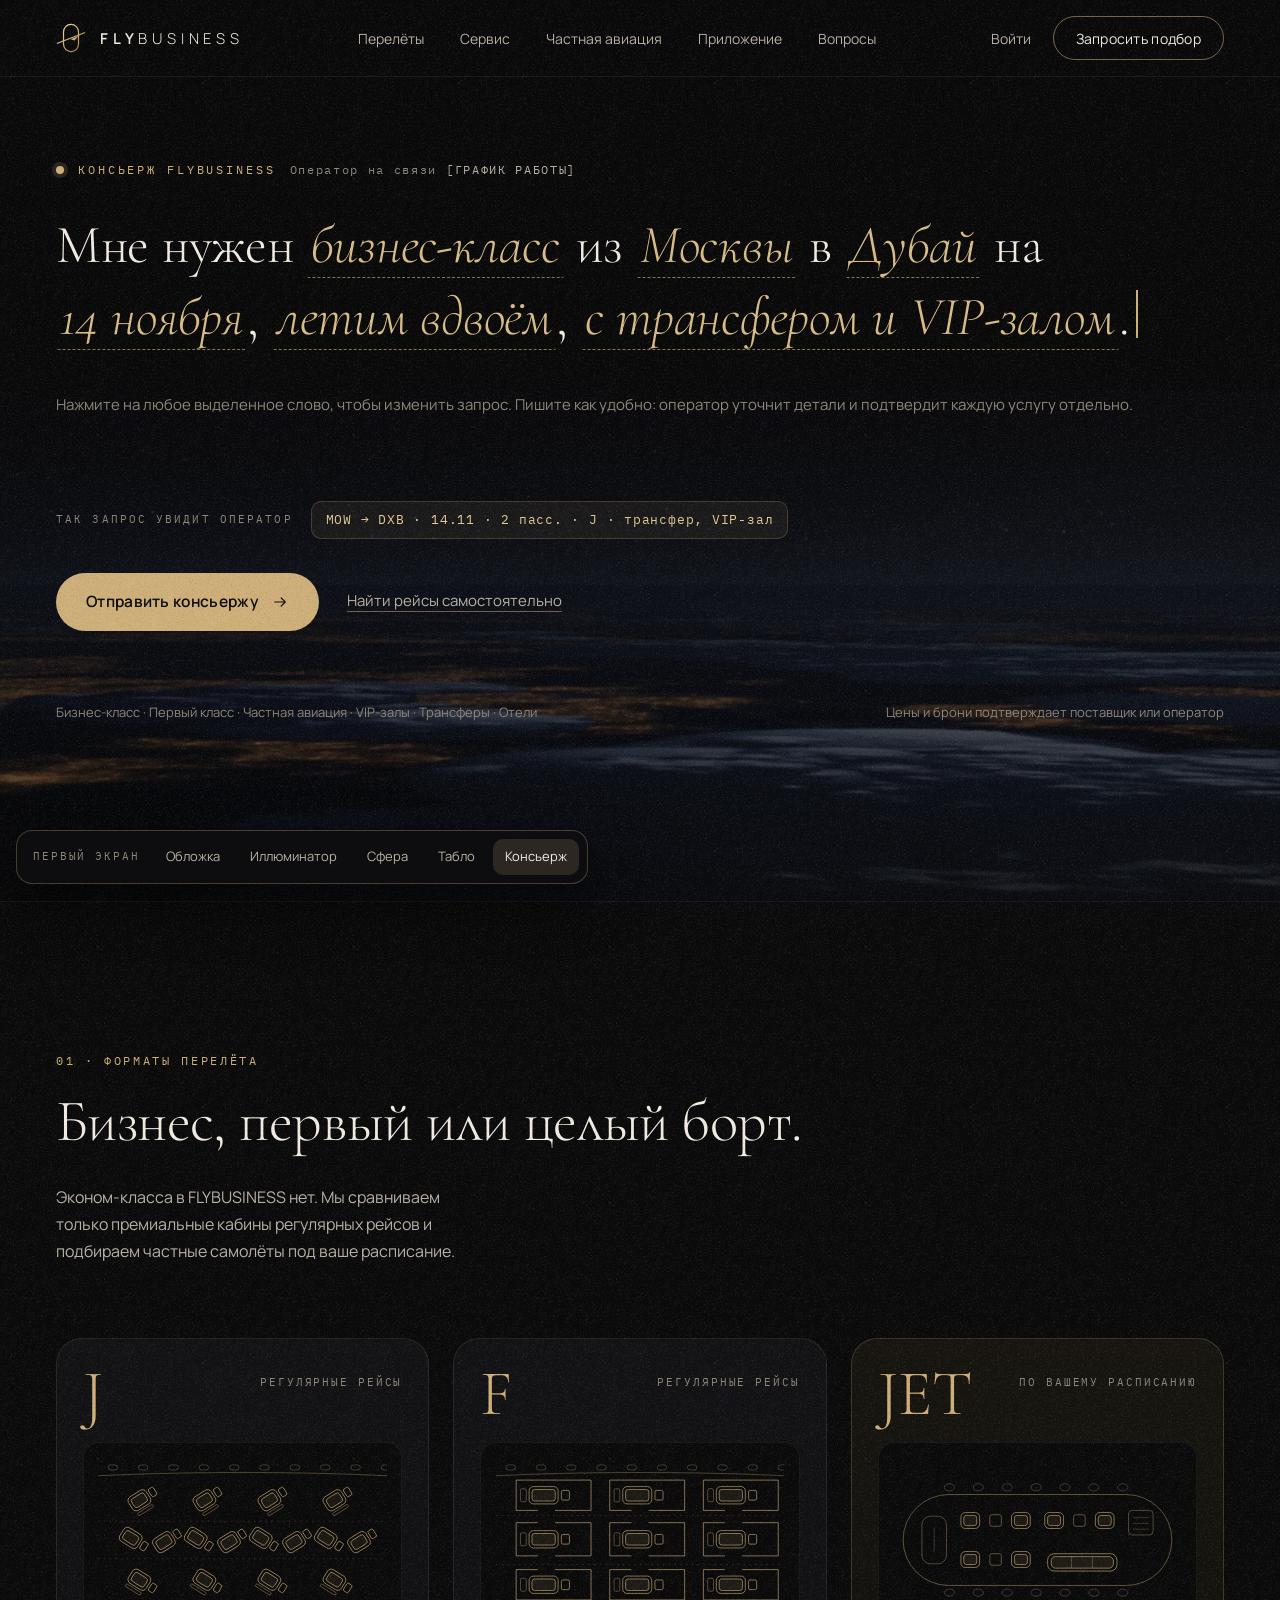
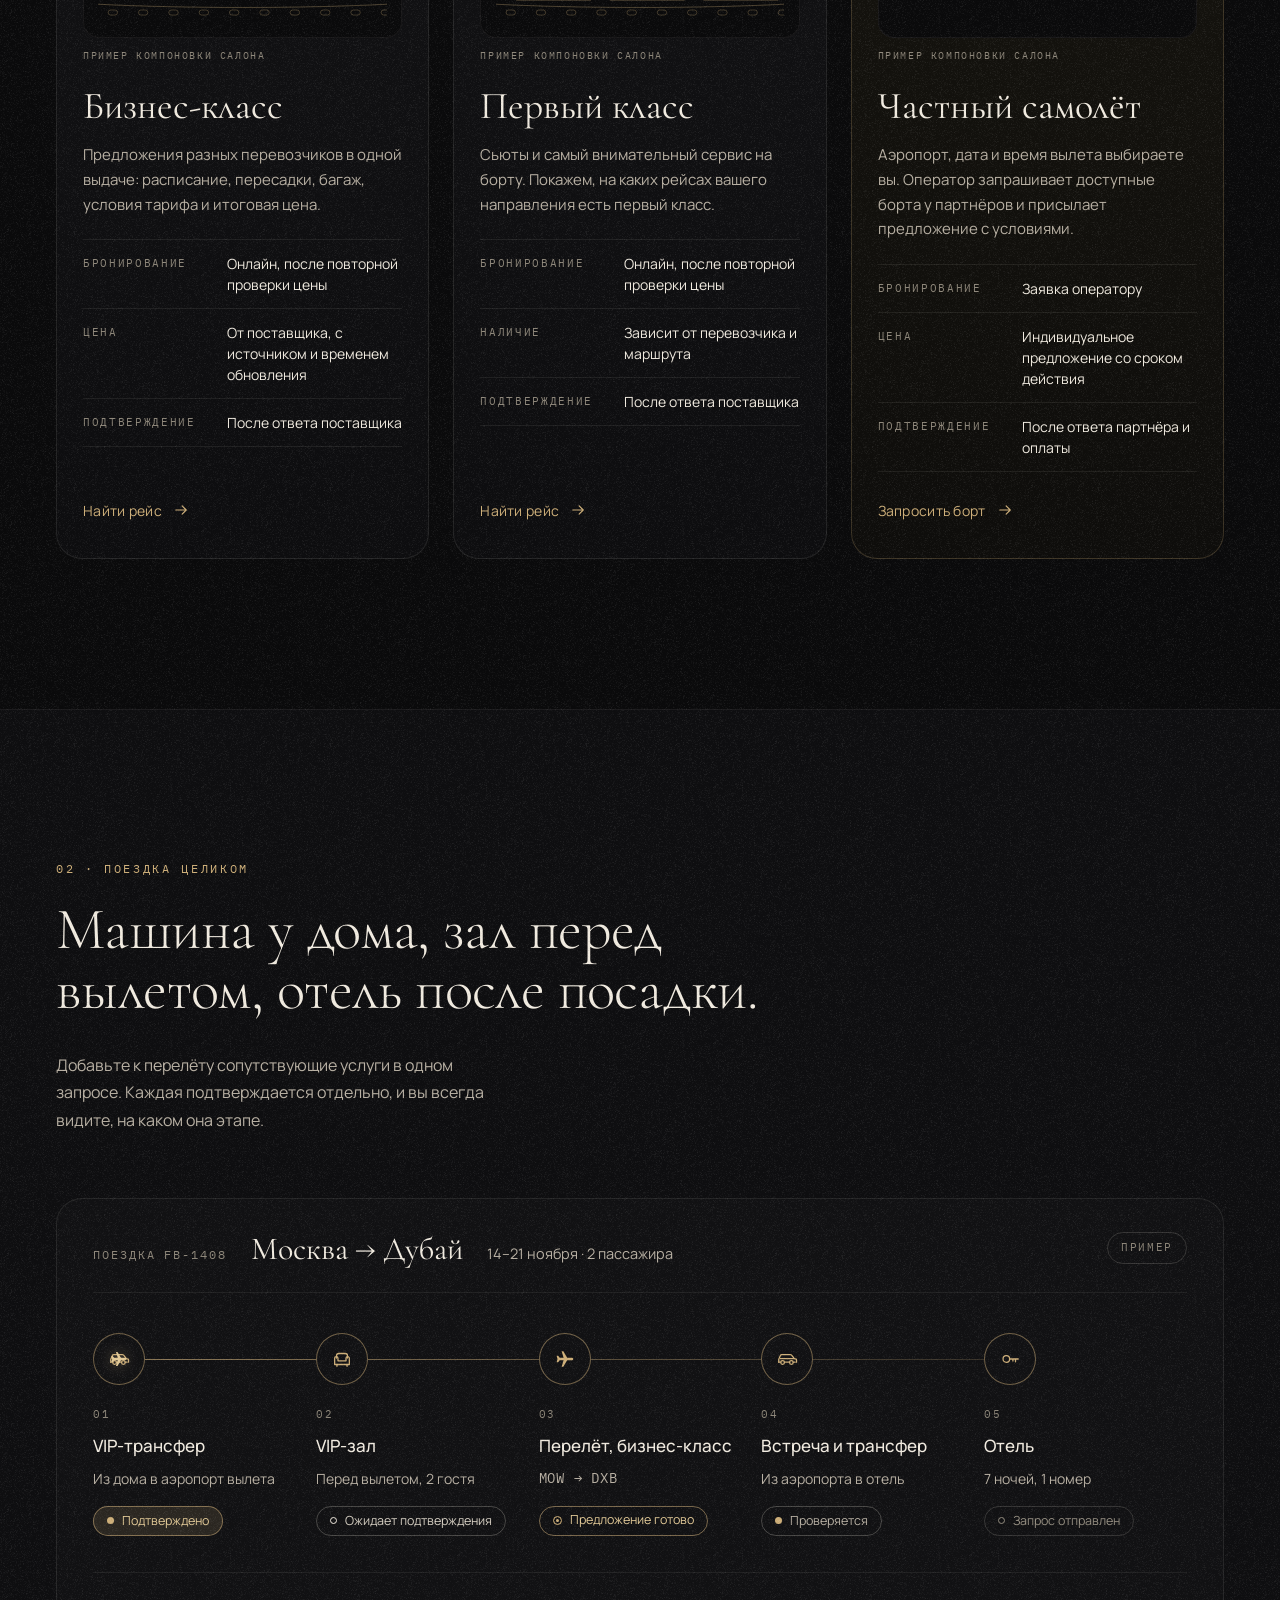
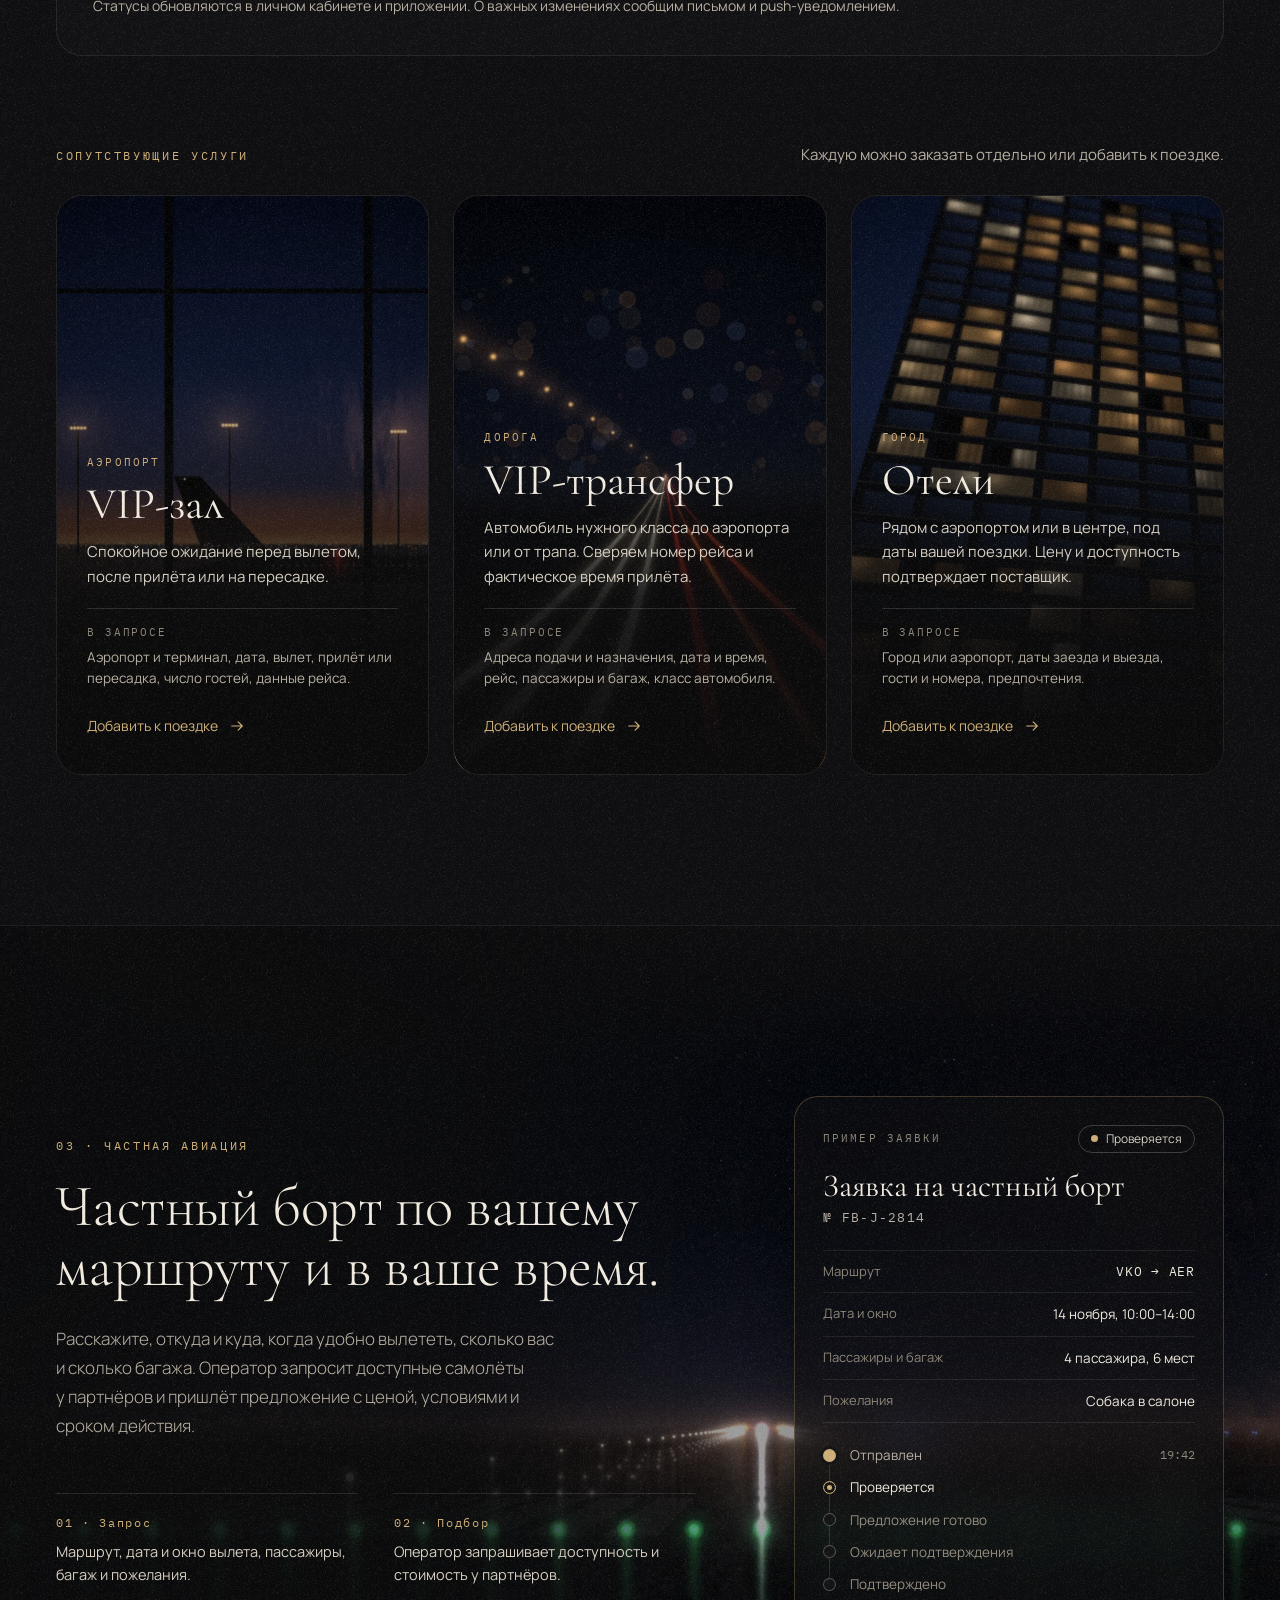
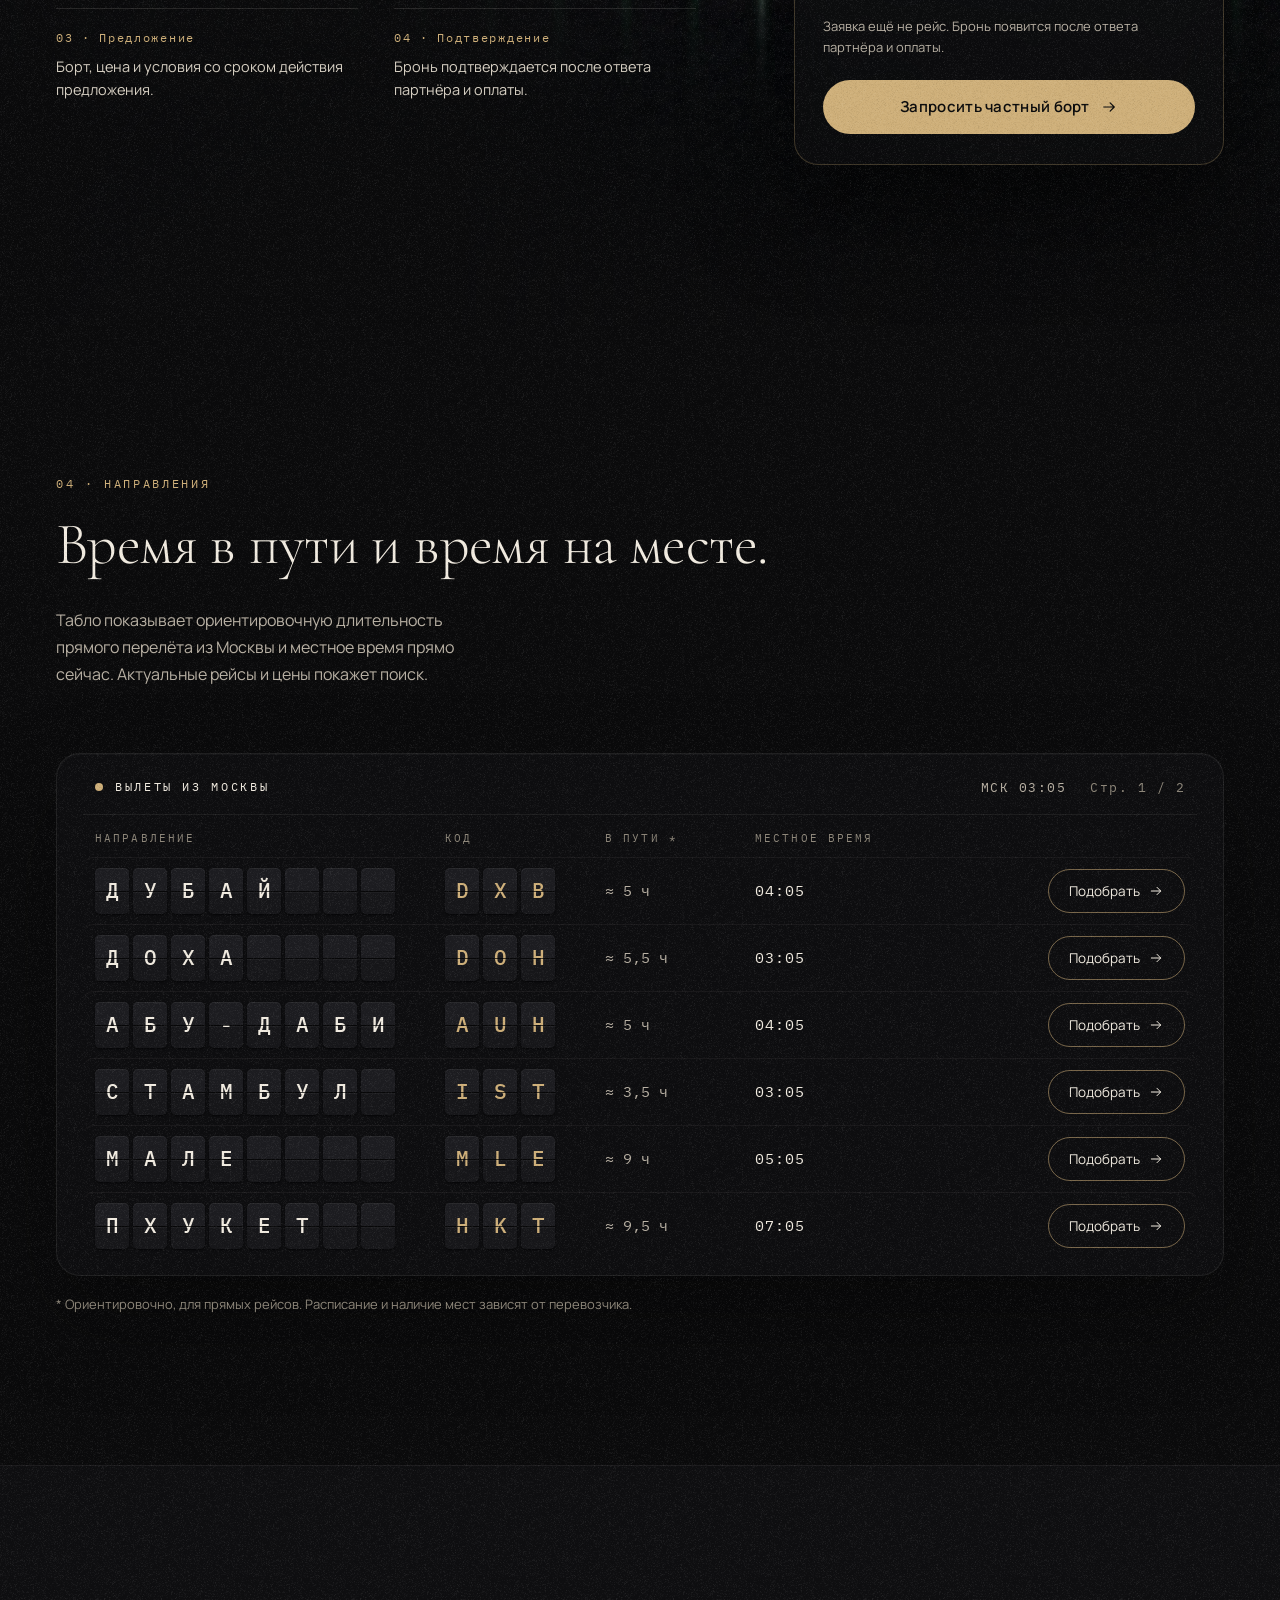
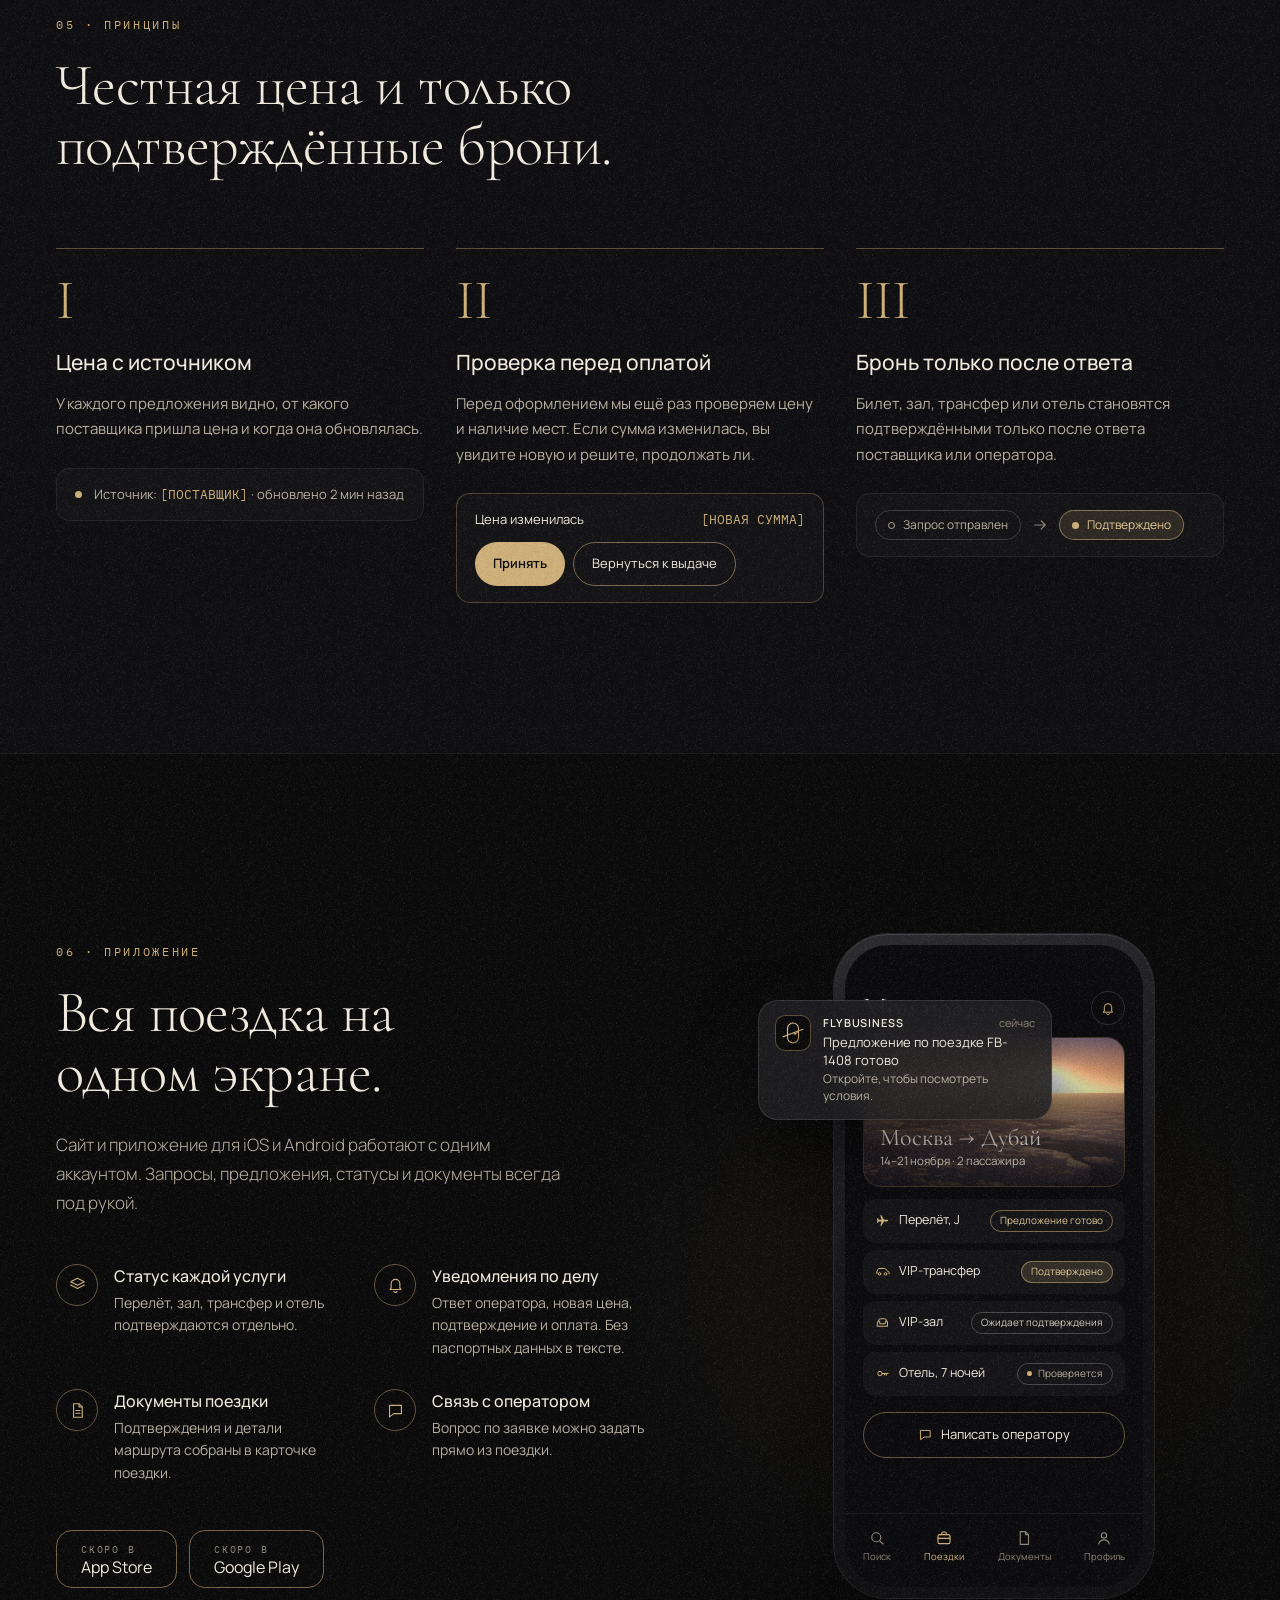
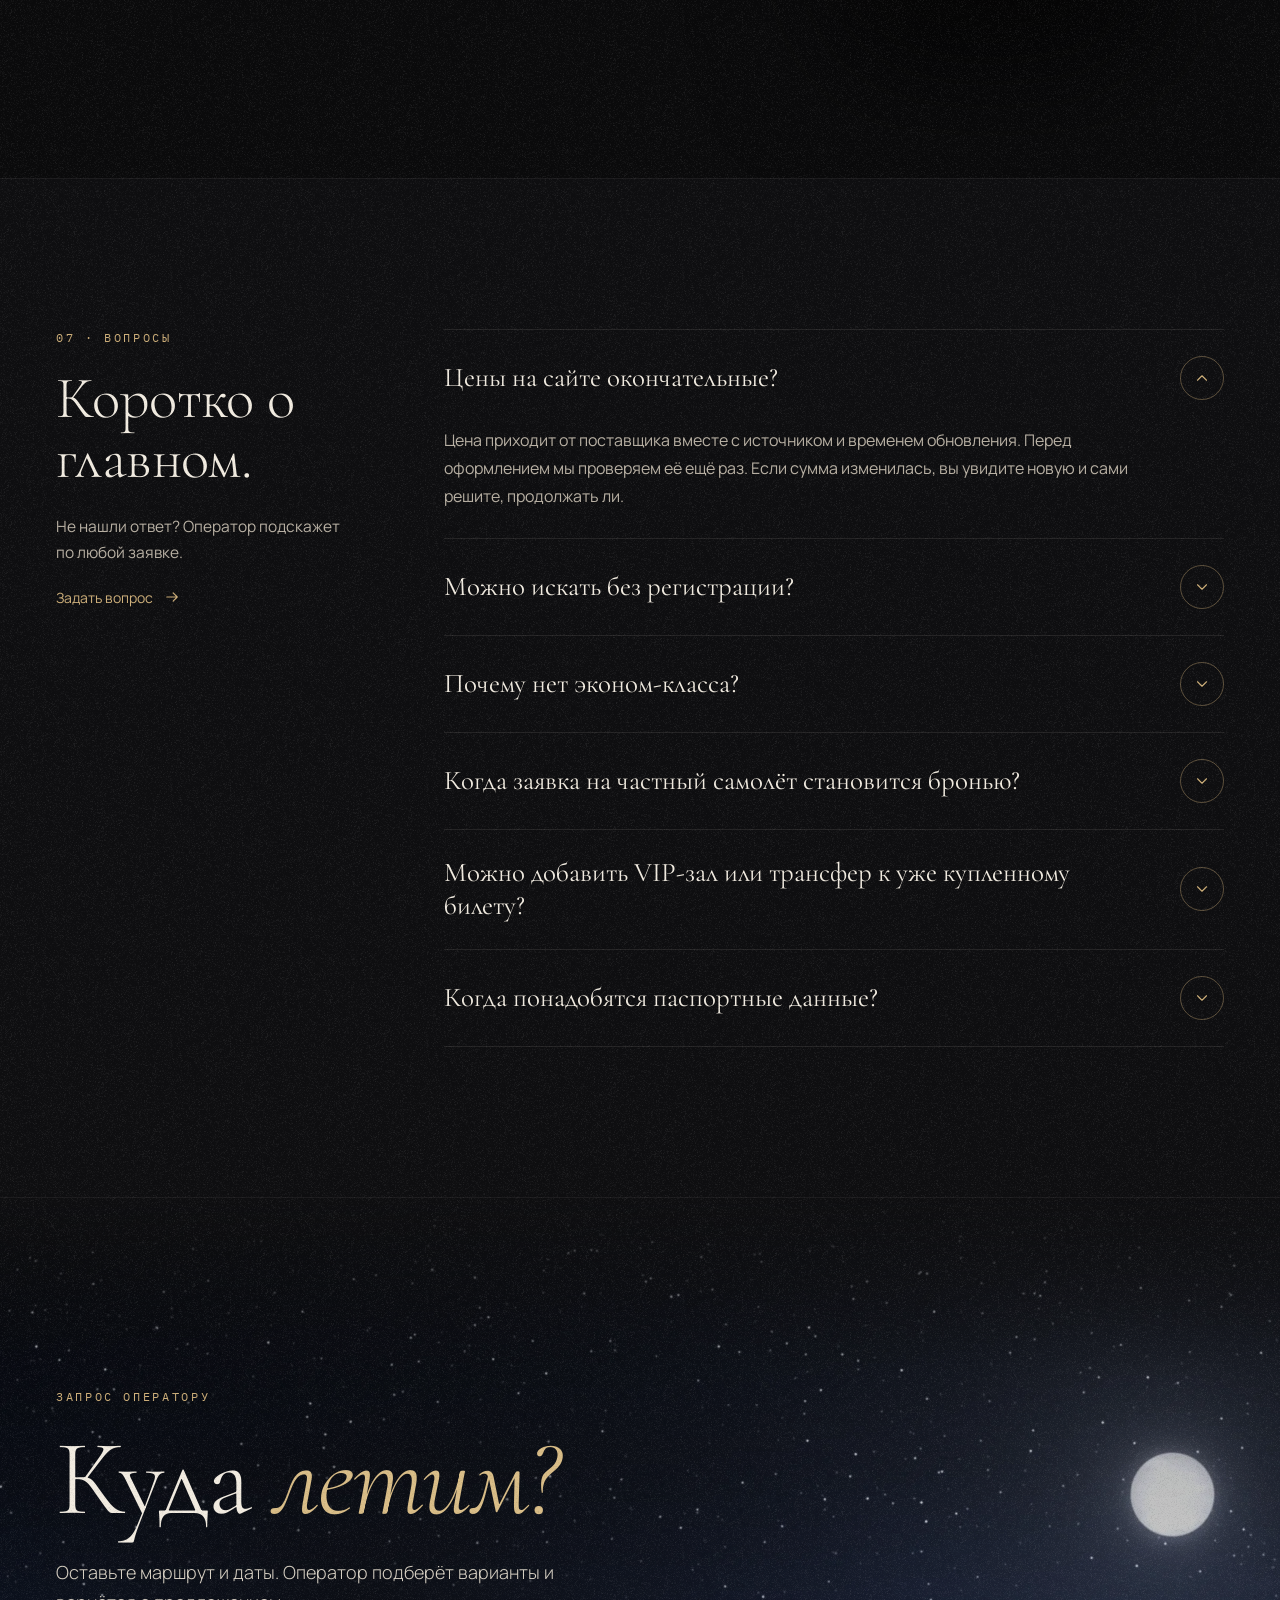
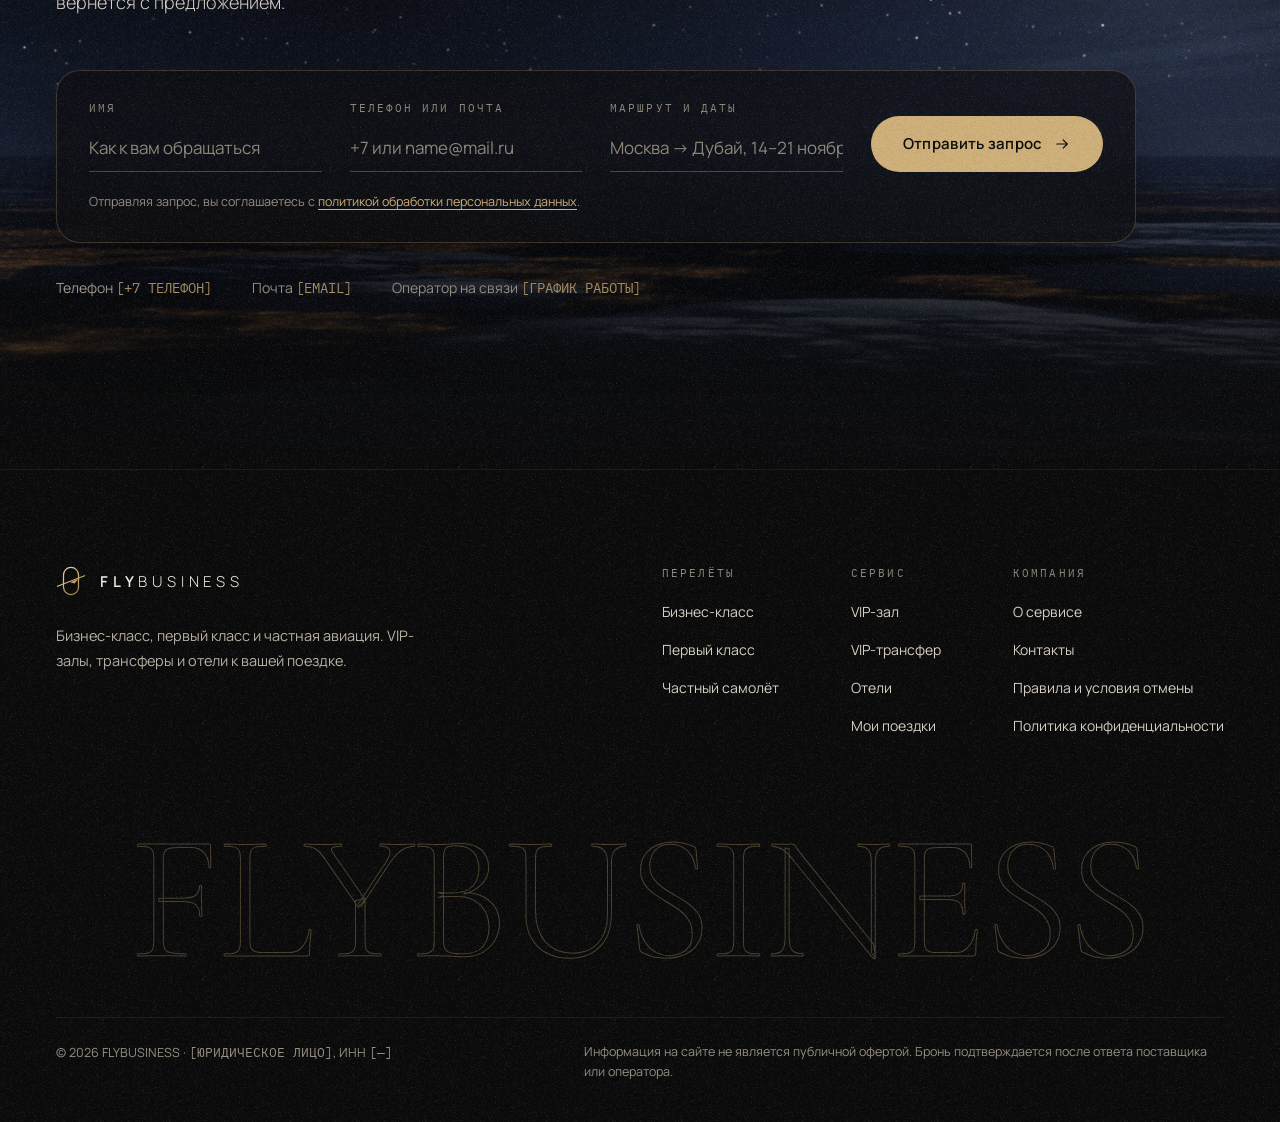
<file: concierge/index.html>
<!doctype html>
<html lang="ru" data-hero="concierge">
<head>
<meta charset="utf-8">
<meta name="viewport" content="width=device-width, initial-scale=1, viewport-fit=cover">
<title>FLYBUSINESS · бизнес-класс, первый класс и частная авиация</title>
<meta name="description" content="Сравниваем бизнес- и первый класс, подбираем частные борта и добавляем к поездке VIP-зал, трансфер и отель. Цены и брони подтверждает поставщик или оператор.">
<meta name="theme-color" content="#0B0B0C">
<meta property="og:type" content="website">
<meta property="og:locale" content="ru_RU">
<meta property="og:site_name" content="FLYBUSINESS">
<meta property="og:title" content="FLYBUSINESS · Консьерж для премиальных перелётов">
<meta property="og:description" content="Сравниваем бизнес- и первый класс, подбираем частные борта и добавляем к поездке VIP-зал, трансфер и отель. Цены и брони подтверждает поставщик или оператор.">
<meta property="og:image" content="../assets/img/og/concierge.jpg">
<meta property="og:image:width" content="1200">
<meta property="og:image:height" content="630">
<meta name="twitter:card" content="summary_large_image">
<link rel="icon" href="../assets/img/favicon.svg" type="image/svg+xml">
<link rel="icon" href="../assets/img/favicon-32.png" sizes="32x32" type="image/png">
<link rel="apple-touch-icon" href="../assets/img/apple-touch-icon.png">
<link rel="preconnect" href="https://fonts.googleapis.com">
<link rel="preconnect" href="https://fonts.gstatic.com" crossorigin>
<link rel="stylesheet" href="https://fonts.googleapis.com/css2?family=Cormorant+Garamond:ital,wght@0,300;0,400;0,500;1,300;1,400&amp;family=IBM+Plex+Mono:wght@400;500&amp;family=Manrope:wght@300;400;500;600&amp;display=swap">
<link rel="stylesheet" href="../assets/css/site.css">
<script>
  /* Вариант первого экрана: ?hero=porthole|board|sphere|cover|concierge (иначе берётся из data-hero страницы) */
  (function () {
    var list = ['porthole', 'board', 'sphere', 'cover', 'concierge'];
    var m = /[?&]hero=([a-z]+)/.exec(location.search);
    var h = m && list.indexOf(m[1]) > -1 ? m[1] : document.documentElement.getAttribute('data-hero');
    document.documentElement.setAttribute('data-hero', list.indexOf(h) > -1 ? h : 'porthole');
  })();
</script>
<script src="../assets/js/site.js" defer></script>
</head>
<body>
<div id="top" class="fb">
<div class="fb-grain" aria-hidden="true"></div>

<header class="site-header">
<div class="fb-wrap" style="height: 76px; display: flex; align-items: center; justify-content: space-between; gap: 24px">
<a href="#top" aria-label="FLYBUSINESS, на главную" style="display: flex; align-items: center; gap: 14px; color: #F2ECE1">
<svg width="30" height="30" viewBox="0 0 32 32" fill="none" aria-hidden="true"><defs><linearGradient id="fbLogoA" x1="0" y1="0" x2="32" y2="32" gradientUnits="userSpaceOnUse"><stop offset="0" stop-color="#F4E4BE"/><stop offset="0.55" stop-color="#CFAE72"/><stop offset="1" stop-color="#8C6C3C"/></linearGradient></defs><rect x="8" y="1.5" width="16" height="29" rx="8" stroke="url(#fbLogoA)" stroke-width="1.3"/><path d="M1.5 21.6 30.5 10.4" stroke="url(#fbLogoA)" stroke-width="1.3" stroke-linecap="round"/><path d="m15.4 17.3 8.7-3.4-4.5 4.7z" fill="url(#fbLogoA)"/></svg>
<span class="fb-wordmark" style="font-size: 15px; letter-spacing: 0.32em; line-height: 1"><span style="font-weight: 600">FLY</span><span style="font-weight: 300">BUSINESS</span></span>
</a>
<nav class="fb-nav" aria-label="Основная навигация" style="display: flex; align-items: center; gap: 36px; font-size: 14px">
<a href="#flights">Перелёты</a>
<a href="#service">Сервис</a>
<a href="#private">Частная авиация</a>
<a href="#app">Приложение</a>
<a href="#faq">Вопросы</a>
</nav>
<div style="display: flex; align-items: center; gap: 22px">
<a href="#app" class="fb-hide-s fb-hov" style="min-height: 44px; display: inline-flex; align-items: center; font-size: 14px; color: #B9B1A4">Войти</a>
<a href="#request" class="fb-btn-line" style="height: 44px; padding: 0 22px; border-radius: 999px; display: inline-flex; align-items: center; font-size: 14px; letter-spacing: 0.02em"><span class="fb-cta-long">Запросить подбор</span><span class="fb-cta-short">Подбор</span></a>
</div>
</div>
</header>

<main>
<!-- ===================== ПЕРВЫЙ ЭКРАН 1 · ИЛЛЮМИНАТОР (по умолчанию) ===================== -->
<section id="hero-porthole" class="hero" aria-label="Поиск перелёта" style="position: relative; padding: 56px 0 110px">
<div aria-hidden="true" style="position: absolute; inset: 0; background: radial-gradient(640px 540px at 80% 30%, rgba(214,160,96,0.12), rgba(214,160,96,0) 70%), radial-gradient(900px 620px at 8% 0%, rgba(242,236,225,0.035), rgba(0,0,0,0) 70%); pointer-events: none"></div>
<div class="fb-wrap" style="position: relative">
<div class="fb-hero-grid">

<div class="fb-hero-text" style="padding-top: 54px">
<div class="fb-mono fb-rise" style="font-size: 12px; letter-spacing: 0.22em; text-transform: uppercase; color: #CFB07A">Бизнес-класс · Первый класс · Частная авиация</div>
<h1 class="fb-serif fb-rise fb-d1" style="margin: 30px 0 0; font-weight: 300; font-size: clamp(46px, 6.8vw, 98px); line-height: 0.96; letter-spacing: -0.015em; color: #F2ECE1; text-wrap: balance">Полёт начинается <span style="font-style: italic; color: #D9BD87">у вашей двери.</span></h1>
<p class="fb-rise fb-d2" style="margin: 34px 0 0; max-width: 540px; font-size: 18px; line-height: 1.65; font-weight: 300; color: #B9B1A4; text-wrap: pretty">Сравниваем предложения бизнес- и первого класса, подбираем частные борта и добавляем к поездке VIP-зал, трансфер и отель. Каждую цену и бронь подтверждает поставщик или ваш оператор.</p>
</div>

<div class="fb-hero-port fb-rise fb-d2">
<div style="display: flex; align-items: center; justify-content: space-between; gap: 16px; margin-bottom: 16px; min-height: 28px">
<span id="ph-sky-label" class="fb-mono" style="font-size: 11px; letter-spacing: 0.18em; text-transform: uppercase; color: #CFB07A">Бизнес-класс · золотой час</span>
<button type="button" id="ph-shade-btn" style="background: none; border: 0; padding: 8px 0; min-height: 44px; cursor: pointer; font-size: 12px; letter-spacing: 0.04em; color: #B9B1A4; text-decoration: underline; text-decoration-color: rgba(207,176,122,0.5); text-underline-offset: 4px">Поднять шторку</button>
</div>
<div style="position: relative; width: 100%; aspect-ratio: 440 / 590; border-radius: 190px; padding: 24px; background: linear-gradient(152deg, #2C2C31 0%, #19191C 46%, #0E0E10 100%); box-shadow: inset 0 2px 1px rgba(255,255,255,0.07), inset 0 -14px 34px rgba(0,0,0,0.6), 0 60px 120px rgba(0,0,0,0.6), 0 0 0 1px rgba(207,176,122,0.16)">
<div style="position: relative; width: 100%; height: 100%; border-radius: 168px; overflow: hidden; background: #05060A; box-shadow: 0 0 0 1px rgba(0,0,0,0.9)">
<img class="fb-sky ph-sky is-on" data-sky="business" src="../assets/img/sky-golden.webp" alt="Закат над облаками из иллюминатора">
<img class="fb-sky ph-sky" data-sky="first" src="../assets/img/sky-night.webp" alt="Ночной полёт: луна над облаками и огни городов">
<img class="fb-sky ph-sky" data-sky="private" src="../assets/img/sky-dawn.webp" alt="Рассвет над облаками">
<div aria-hidden="true" style="position: absolute; left: 50%; bottom: 13%; width: 5px; height: 5px; margin-left: -2px; border-radius: 50%; background: rgba(0,0,0,0.55); box-shadow: 0 0 0 1px rgba(255,255,255,0.08)"></div>
<div id="ph-shade" class="ph-shade" aria-hidden="true">
<div style="position: absolute; left: 0; right: 0; bottom: 0; height: 26px; background: linear-gradient(180deg, #232327, #151517); border-top: 1px solid rgba(255,255,255,0.06)"></div>
<div style="position: absolute; left: 50%; bottom: 8px; width: 64px; height: 8px; margin-left: -32px; border-radius: 6px; background: #0C0C0E; box-shadow: inset 0 1px 0 rgba(255,255,255,0.08)"></div>
</div>
<div aria-hidden="true" style="position: absolute; inset: 0; background: linear-gradient(118deg, rgba(255,255,255,0.12) 0%, rgba(255,255,255,0) 30%, rgba(255,255,255,0) 72%, rgba(255,255,255,0.05) 100%); pointer-events: none"></div>
<div aria-hidden="true" style="position: absolute; inset: 0; border-radius: 168px; box-shadow: inset 0 0 60px 12px rgba(0,0,0,0.55), inset 0 0 0 9px rgba(10,10,12,0.92); pointer-events: none"></div>
</div>
</div>
</div>

<div class="fb-hero-ticket fb-rise fb-d3" data-search-anchor>
<div class="fb-tk">
<div class="fb-tk-main" style="padding: 22px 34px 30px">
<div style="display: flex; flex-wrap: wrap; align-items: center; justify-content: space-between; gap: 14px; padding-bottom: 18px; border-bottom: 1px solid rgba(242,236,225,0.08)">
<div role="group" aria-label="Формат перелёта" style="display: flex; flex-wrap: wrap; gap: 8px">
<button type="button" class="fb-tab is-on" data-mode="business" aria-pressed="true" style="height: 44px; padding: 0 20px; border-radius: 999px; cursor: pointer; font-size: 14px; letter-spacing: 0.01em">Бизнес-класс</button>
<button type="button" class="fb-tab" data-mode="first" aria-pressed="false" style="height: 44px; padding: 0 20px; border-radius: 999px; cursor: pointer; font-size: 14px; letter-spacing: 0.01em">Первый класс</button>
<button type="button" class="fb-tab" data-mode="private" aria-pressed="false" style="height: 44px; padding: 0 20px; border-radius: 999px; cursor: pointer; font-size: 14px; letter-spacing: 0.01em">Частный самолёт</button>
</div>
<span class="fb-mono" style="font-size: 11px; letter-spacing: 0.18em; text-transform: uppercase; color: #8E877A">Поиск без регистрации</span>
</div>
<div class="fb-fields" style="padding-top: 22px">
<div class="fb-route">
<div class="fb-field" style="flex: 1 1 0; min-width: 0; display: flex; flex-direction: column; gap: 4px">
<label for="ph-from" class="fb-mono fb-flab" style="font-size: 10.5px; letter-spacing: 0.2em; text-transform: uppercase; color: #8E877A; transition: color .3s">Откуда</label>
<input id="ph-from" class="fb-mono fb-code fb-code-in" value="MOW" maxlength="3" autocomplete="off" spellcheck="false" aria-describedby="ph-from-city" style="width: 100%; background: transparent; border: 0; padding: 0; line-height: 1.15; letter-spacing: 0.06em; color: #F2ECE1; text-transform: uppercase">
<span id="ph-from-city" style="font-size: 13px; color: #B9B1A4; white-space: nowrap; overflow: hidden; text-overflow: ellipsis">Москва</span>
</div>
<button type="button" id="ph-swap" aria-label="Поменять города местами" class="fb-step" style="flex: none; width: 44px; height: 44px; margin-bottom: 18px; border-radius: 50%; border: 1px solid rgba(207,176,122,0.35); background: transparent; color: #CFB07A; display: flex; align-items: center; justify-content: center; cursor: pointer"><svg width="18" height="18" viewBox="0 0 24 24" fill="none" stroke="currentColor" stroke-width="1.4" stroke-linecap="round" stroke-linejoin="round" aria-hidden="true"><path d="M7 8h12M15.5 4.5 19 8l-3.5 3.5M17 16H5M8.5 12.5 5 16l3.5 3.5"/></svg></button>
<div class="fb-field" style="flex: 1 1 0; min-width: 0; display: flex; flex-direction: column; gap: 4px">
<label for="ph-to" class="fb-mono fb-flab" style="font-size: 10.5px; letter-spacing: 0.2em; text-transform: uppercase; color: #8E877A; transition: color .3s">Куда</label>
<input id="ph-to" class="fb-mono fb-code fb-code-in" value="DXB" maxlength="3" autocomplete="off" spellcheck="false" aria-describedby="ph-to-city" style="width: 100%; background: transparent; border: 0; padding: 0; line-height: 1.15; letter-spacing: 0.06em; color: #F2ECE1; text-transform: uppercase">
<span id="ph-to-city" style="font-size: 13px; color: #B9B1A4; white-space: nowrap; overflow: hidden; text-overflow: ellipsis">Дубай</span>
</div>
</div>
<div class="fb-when">
<div class="fb-field" style="min-width: 0; display: flex; flex-direction: column; gap: 4px">
<label id="ph-f3-label" for="ph-f3" class="fb-mono fb-flab" style="font-size: 10.5px; letter-spacing: 0.2em; text-transform: uppercase; color: #8E877A; transition: color .3s">Туда</label>
<input id="ph-f3" class="fb-code" value="14 нояб." autocomplete="off" style="width: 100%; background: transparent; border: 0; padding: 0; font-size: 26px; line-height: 1.66; color: #F2ECE1">
<span id="ph-f3-sub" style="font-size: 13px; color: #B9B1A4">вылет</span>
</div>
<div class="fb-field" style="min-width: 0; display: flex; flex-direction: column; gap: 4px">
<label id="ph-f4-label" for="ph-f4" class="fb-mono fb-flab" style="font-size: 10.5px; letter-spacing: 0.2em; text-transform: uppercase; color: #8E877A; transition: color .3s">Обратно</label>
<input id="ph-f4" class="fb-code" value="21 нояб." autocomplete="off" style="width: 100%; background: transparent; border: 0; padding: 0; font-size: 26px; line-height: 1.66; color: #F2ECE1">
<span id="ph-f4-sub" style="font-size: 13px; color: #B9B1A4">возвращение</span>
</div>
<div class="fb-field" role="group" aria-labelledby="ph-pax-l" style="min-width: 0; display: flex; flex-direction: column; gap: 4px">
<span id="ph-pax-l" class="fb-mono fb-flab" style="font-size: 10.5px; letter-spacing: 0.2em; text-transform: uppercase; color: #8E877A">Пассажиры</span>
<div style="display: flex; align-items: center; gap: 10px; height: 43px">
<button type="button" data-ph-pax="-1" aria-label="Меньше пассажиров" class="fb-step" style="flex: none; width: 44px; height: 44px; border-radius: 50%; border: 1px solid rgba(242,236,225,0.16); background: transparent; color: #F2ECE1; cursor: pointer; font-size: 18px; line-height: 1">−</button>
<span id="ph-pax" aria-live="polite" style="min-width: 26px; text-align: center; font-size: 26px; color: #F2ECE1">2</span>
<button type="button" data-ph-pax="1" aria-label="Больше пассажиров" class="fb-step" style="flex: none; width: 44px; height: 44px; border-radius: 50%; border: 1px solid rgba(242,236,225,0.16); background: transparent; color: #F2ECE1; cursor: pointer; font-size: 18px; line-height: 1">+</button>
</div>
<span id="ph-pax-word" style="font-size: 13px; color: #B9B1A4">взрослых</span>
</div>
</div>
</div>
</div>
<div class="fb-tk-stub" style="padding: 22px 30px 26px; display: flex; flex-direction: column; justify-content: space-between; gap: 18px">
<div style="display: flex; justify-content: space-between; align-items: flex-start; gap: 16px">
<div>
<div class="fb-mono" style="font-size: 10.5px; letter-spacing: 0.2em; text-transform: uppercase; color: #8E877A">Класс</div>
<div id="ph-class-code" class="fb-serif" style="margin-top: 2px; font-size: 60px; line-height: 1; font-weight: 300; color: #CFB07A">J</div>
</div>
<div style="text-align: right">
<div class="fb-mono" style="font-size: 10.5px; letter-spacing: 0.2em; text-transform: uppercase; color: #8E877A">Маршрут</div>
<div id="ph-route" class="fb-mono" style="margin-top: 8px; font-size: 15px; letter-spacing: 0.08em; color: #F2ECE1">MOW → DXB</div>
<div id="ph-class-name" style="margin-top: 4px; font-size: 12.5px; color: #B9B1A4">Бизнес-класс</div>
</div>
</div>
<button type="button" id="ph-cta" class="fb-btn-gold" style="width: 100%; height: 56px; border: 0; border-radius: 999px; cursor: pointer; font-size: 15px; font-weight: 600; letter-spacing: 0.03em; display: flex; align-items: center; justify-content: center; gap: 10px"><span id="ph-cta-label">Найти предложения</span><svg width="18" height="18" viewBox="0 0 24 24" fill="none" stroke="currentColor" stroke-width="1.6" stroke-linecap="round" stroke-linejoin="round" aria-hidden="true"><path d="M5 12h14M13.5 6.5 19 12l-5.5 5.5"/></svg></button>
<div style="display: flex; flex-direction: column; gap: 8px; color: rgba(242,236,225,0.42)">
<svg class="fb-barcode" viewBox="0 0 178 34" width="100%" height="30" fill="currentColor" aria-hidden="true" preserveAspectRatio="none"><rect x="0" y="0" width="1" height="34"/><rect x="4" y="0" width="1" height="34"/><rect x="10" y="0" width="1" height="34"/><rect x="16" y="0" width="1" height="34"/><rect x="22" y="0" width="3" height="34"/><rect x="26" y="0" width="1" height="34"/><rect x="29" y="0" width="1" height="34"/><rect x="31" y="0" width="1" height="34"/><rect x="33" y="0" width="1" height="34"/><rect x="36" y="0" width="2" height="34"/><rect x="40" y="0" width="2" height="34"/><rect x="43" y="0" width="2" height="34"/><rect x="50" y="0" width="2" height="34"/><rect x="54" y="0" width="2" height="34"/><rect x="58" y="0" width="1" height="34"/><rect x="62" y="0" width="1" height="34"/><rect x="66" y="0" width="3" height="34"/><rect x="70" y="0" width="2" height="34"/><rect x="73" y="0" width="2" height="34"/><rect x="77" y="0" width="2" height="34"/><rect x="85" y="0" width="2" height="34"/><rect x="92" y="0" width="2" height="34"/><rect x="96" y="0" width="2" height="34"/><rect x="100" y="0" width="2" height="34"/><rect x="108" y="0" width="1" height="34"/><rect x="110" y="0" width="1" height="34"/><rect x="113" y="0" width="1" height="34"/><rect x="115" y="0" width="1" height="34"/><rect x="117" y="0" width="1" height="34"/><rect x="124" y="0" width="1" height="34"/><rect x="126" y="0" width="1" height="34"/><rect x="129" y="0" width="2" height="34"/><rect x="132" y="0" width="1" height="34"/><rect x="138" y="0" width="1" height="34"/><rect x="146" y="0" width="2" height="34"/><rect x="149" y="0" width="1" height="34"/><rect x="151" y="0" width="2" height="34"/><rect x="160" y="0" width="1" height="34"/><rect x="168" y="0" width="1" height="34"/><rect x="170" y="0" width="1" height="34"/><rect x="173" y="0" width="1" height="34"/></svg>
<span id="ph-cta-note" class="fb-mono" style="font-size: 10.5px; letter-spacing: 0.14em; text-transform: uppercase; color: #8E877A">Цены от подключённых поставщиков</span>
</div>
</div>
</div>

<div id="ph-loading" class="fb-rise" role="status" hidden style="margin-top: 18px; padding: 22px 30px; border-radius: 18px; background: #111113; border: 1px solid rgba(207,176,122,0.22); flex-direction: column; gap: 14px">
<div style="display: flex; flex-wrap: wrap; align-items: center; justify-content: space-between; gap: 12px">
<span style="font-size: 15px; color: #F2ECE1">Запрашиваем предложения поставщиков</span>
<span class="fb-mono ph-summary" style="font-size: 12px; letter-spacing: 0.08em; color: #B9B1A4"></span>
</div>
<div style="position: relative; height: 2px; margin-top: 14px; overflow: hidden; background: rgba(242,236,225,0.08); border-radius: 2px"><div class="fb-scan" style="position: absolute; top: 0; left: 0; width: 40%; height: 100%; background: linear-gradient(90deg, rgba(207,176,122,0), #CFB07A, rgba(207,176,122,0))"></div></div>
</div>
<div id="ph-done" class="fb-rise" role="status" hidden style="margin-top: 18px; padding: 26px 30px; border-radius: 18px; background: #111113; border: 1px solid rgba(207,176,122,0.22)">
<div style="display: flex; flex-wrap: wrap; align-items: center; justify-content: space-between; gap: 22px">
<div style="flex: 1 1 520px; min-width: 0">
<div class="fb-mono ph-summary" style="font-size: 11px; letter-spacing: 0.18em; text-transform: uppercase; color: #CFB07A"></div>
<div style="margin-top: 10px; font-size: 17px; color: #F2ECE1">Тарифы поставщика подключаются на этапе MVP.</div>
<div style="margin-top: 6px; font-size: 14.5px; line-height: 1.6; color: #B9B1A4; max-width: 640px">Прототип не показывает вымышленные цены. Отправьте запрос: оператор подберёт варианты вручную, а введённые данные сохранятся.</div>
</div>
<div style="display: flex; flex-wrap: wrap; gap: 12px">
<a href="#request" class="fb-btn-gold" style="height: 48px; padding: 0 24px; border-radius: 999px; display: inline-flex; align-items: center; font-size: 14px; font-weight: 600">Отправить запрос оператору</a>
<button type="button" data-ph-close class="fb-btn-line" style="height: 48px; padding: 0 22px; border-radius: 999px; cursor: pointer; font-size: 14px">Закрыть</button>
</div>
</div>
</div>
<div id="ph-private" class="fb-rise" role="status" hidden style="margin-top: 18px; padding: 26px 30px; border-radius: 18px; background: #111113; border: 1px solid rgba(207,176,122,0.22)">
<div style="display: flex; flex-wrap: wrap; align-items: center; justify-content: space-between; gap: 22px">
<div style="flex: 1 1 520px; min-width: 0">
<div style="display: flex; flex-wrap: wrap; align-items: center; gap: 12px">
<span class="fb-mono" style="font-size: 13px; letter-spacing: 0.1em; color: #F2ECE1">Заявка FB-J-2814</span>
<span style="display: inline-flex; align-items: center; gap: 8px; height: 28px; padding: 0 12px; border-radius: 999px; border: 1px solid rgba(242,236,225,0.2); font-size: 12.5px; color: #B9B1A4"><span style="width: 7px; height: 7px; border-radius: 50%; border: 1px solid #F2ECE1"></span>Отправлен</span>
</div>
<div style="margin-top: 10px; font-size: 14.5px; line-height: 1.6; color: #B9B1A4; max-width: 660px">Это ещё не рейс. Оператор запросит доступные борта у партнёров и пришлёт предложение с ценой, условиями и сроком действия. Статус заявки будет виден в кабинете и приложении.</div>
</div>
<button type="button" data-ph-close class="fb-btn-line" style="height: 48px; padding: 0 22px; border-radius: 999px; cursor: pointer; font-size: 14px">Понятно</button>
</div>
</div>

<div style="margin-top: 30px; display: flex; flex-wrap: wrap; gap: 14px 40px">
<div style="display: flex; align-items: center; gap: 10px; font-size: 13.5px; color: #B9B1A4"><span style="width: 5px; height: 5px; border-radius: 50%; background: #CFB07A; flex: none"></span>Только бизнес-класс, первый класс и частная авиация</div>
<div style="display: flex; align-items: center; gap: 10px; font-size: 13.5px; color: #B9B1A4"><span style="width: 5px; height: 5px; border-radius: 50%; background: #CFB07A; flex: none"></span>У каждой цены есть источник и время обновления</div>
<div style="display: flex; align-items: center; gap: 10px; font-size: 13.5px; color: #B9B1A4"><span style="width: 5px; height: 5px; border-radius: 50%; background: #CFB07A; flex: none"></span>Статус каждой услуги виден в кабинете и приложении</div>
</div>
</div>

</div>
</div>
</section>

<!-- ===================== ПЕРВЫЙ ЭКРАН 2 · ТАБЛО (?hero=board) ===================== -->
<section id="hero-board" class="hero hero-board" aria-labelledby="hb-title">
<div class="hb-bg" aria-hidden="true"></div>
<div class="fb-wrap hb-inner">
<div class="hb-eyebrow fb-rise">Бизнес-класс · Первый класс · Частная авиация</div>
<h1 id="hb-title" class="fb-sr">FLYBUSINESS: полёт начинается у вашей двери</h1>
<div class="hb-board fb-rise fb-d1">
<div class="hb-plate"><span>FLYBUSINESS · Вылеты</span><span class="hb-clock"><span class="hb-dot fb-blink"></span>МСК <span id="hb-msk">--:--</span></span></div>
<div class="hb-rows" id="hb-rows" aria-hidden="true"></div>
<p id="hb-board-text" class="fb-sr" aria-live="polite"></p>
<span class="hb-screw" aria-hidden="true" style="left: 12px; top: 12px"></span>
<span class="hb-screw" aria-hidden="true" style="right: 12px; top: 12px"></span>
<span class="hb-screw" aria-hidden="true" style="left: 12px; bottom: 12px"></span>
<span class="hb-screw" aria-hidden="true" style="right: 12px; bottom: 12px"></span>
</div>
<div class="hb-search fb-rise fb-d2" data-search-anchor>
<div class="hb-field"><label for="hb-from" class="hb-label">Откуда</label><input id="hb-from" class="hb-tin hb-tin-3" value="MOW" maxlength="3" autocomplete="off" spellcheck="false"></div>
<span class="hb-arrow" aria-hidden="true">→</span>
<div class="hb-field"><label for="hb-to" class="hb-label">Куда</label><input id="hb-to" class="hb-tin hb-tin-3" value="DXB" maxlength="3" autocomplete="off" spellcheck="false"></div>
<div class="hb-field"><span id="hb-cls-l" class="hb-label">Класс</span>
<div role="group" aria-labelledby="hb-cls-l" style="display: flex; gap: 4px">
<button type="button" class="hb-cls is-on" data-mode="business" aria-pressed="true" aria-label="Бизнес-класс">J</button>
<button type="button" class="hb-cls" data-mode="first" aria-pressed="false" aria-label="Первый класс">F</button>
<button type="button" class="hb-cls" data-mode="private" aria-pressed="false" aria-label="Частный самолёт">JET</button>
</div>
</div>
<div class="hb-field"><label for="hb-date" class="hb-label">Дата</label><input id="hb-date" class="hb-tin hb-tin-5" value="14.11" maxlength="5" autocomplete="off" spellcheck="false" inputmode="numeric"></div>
<div class="hb-field" role="group" aria-labelledby="hb-pax-l"><span id="hb-pax-l" class="hb-label">Пассажиры</span>
<div style="display: flex; align-items: center; gap: 8px">
<button type="button" data-hb-pax="-1" aria-label="Меньше пассажиров" class="fb-step" style="width: 44px; height: 44px; border-radius: 50%; border: 1px solid rgba(242,236,225,0.16); background: transparent; cursor: pointer; font-size: 18px">−</button>
<span id="hb-pax" class="hb-tin hb-tin-2" aria-live="polite">02</span>
<button type="button" data-hb-pax="1" aria-label="Больше пассажиров" class="fb-step" style="width: 44px; height: 44px; border-radius: 50%; border: 1px solid rgba(242,236,225,0.16); background: transparent; cursor: pointer; font-size: 18px">+</button>
</div>
</div>
<button type="button" id="hb-go" class="hb-go fb-btn-gold"><span id="hb-go-label">Найти рейсы</span><svg width="18" height="18" viewBox="0 0 24 24" fill="none" stroke="currentColor" stroke-width="1.6" stroke-linecap="round" stroke-linejoin="round" aria-hidden="true"><path d="M5 12h14M13.5 6.5 19 12l-5.5 5.5"/></svg></button>
</div>
<div id="hb-status" class="hb-status" role="status"></div>
<p class="hb-lead fb-rise fb-d3">Сравниваем бизнес- и первый класс, подбираем частные борта и добавляем к поездке VIP-зал, трансфер и отель. Каждую цену и бронь подтверждает поставщик или ваш оператор.</p>
<ul class="hb-bullets">
<li>Без эконом-класса</li>
<li>Цена с источником и временем обновления</li>
<li>Статус каждой услуги в приложении</li>
</ul>
</div>
</section>

<!-- ===================== ПЕРВЫЙ ЭКРАН 3 · НАВИГАЦИОННАЯ СФЕРА (?hero=sphere) ===================== -->
<section id="hero-sphere" class="hero hero-sphere" aria-labelledby="hs-title">
<img class="hs-stars" src="../assets/img/stars.webp" alt="" aria-hidden="true" loading="lazy">
<div class="hs-shade" aria-hidden="true"></div>
<div class="fb-wrap hs-grid">
<div class="hs-text">
<div class="fb-mono fb-rise" style="font-size: 12px; letter-spacing: 0.24em; text-transform: uppercase; color: #CFB07A">Бизнес-класс · Первый класс · Частная авиация</div>
<h1 id="hs-title" class="fb-serif fb-rise fb-d1" style="margin: 26px 0 0; font-weight: 300; font-size: clamp(46px, 5.2vw, 74px); line-height: 0.98; letter-spacing: -0.015em; text-wrap: balance">Выберите город. <span style="display: block; font-style: italic; color: #D9BD87">Остальное соберём&nbsp;мы.</span></h1>
<p class="fb-rise fb-d2" style="margin: 28px 0 0; max-width: 520px; font-size: 17px; line-height: 1.65; font-weight: 300; color: #B9B1A4">Бизнес-класс, первый класс или частный борт, а к ним VIP-зал, трансфер и отель. Цены и брони подтверждает поставщик или ваш оператор.</p>
<div id="hs-chips" class="fb-rise fb-d3" role="group" aria-label="Популярные направления" style="margin-top: 34px; display: flex; flex-wrap: wrap; gap: 10px">
<button type="button" class="hs-chip is-on" data-i="0" aria-pressed="true"><span class="fb-mono" style="font-size: 11px; letter-spacing: 0.1em; opacity: 0.8">DXB</span>Дубай</button>
<button type="button" class="hs-chip" data-i="1" aria-pressed="false"><span class="fb-mono" style="font-size: 11px; letter-spacing: 0.1em; opacity: 0.8">MLE</span>Мале</button>
<button type="button" class="hs-chip" data-i="2" aria-pressed="false"><span class="fb-mono" style="font-size: 11px; letter-spacing: 0.1em; opacity: 0.8">HKT</span>Пхукет</button>
<button type="button" class="hs-chip" data-i="3" aria-pressed="false"><span class="fb-mono" style="font-size: 11px; letter-spacing: 0.1em; opacity: 0.8">PEK</span>Пекин</button>
<button type="button" class="hs-chip" data-i="4" aria-pressed="false"><span class="fb-mono" style="font-size: 11px; letter-spacing: 0.1em; opacity: 0.8">IST</span>Стамбул</button>
<button type="button" class="hs-chip" data-i="5" aria-pressed="false"><span class="fb-mono" style="font-size: 11px; letter-spacing: 0.1em; opacity: 0.8">AER</span>Сочи</button>
</div>
</div>
<div class="hs-globe-col">
<div class="hs-globe" id="hs-globe">
<div class="hs-body" aria-hidden="true"></div>
<img src="../assets/img/graticule.svg" alt="" aria-hidden="true" loading="lazy">
<svg id="hs-svg" viewBox="0 0 1000 1000" role="img" aria-label="Маршруты из Москвы к популярным направлениям"></svg>
<div id="hs-card" class="hs-card" role="status" aria-live="polite">
<div style="display: flex; justify-content: space-between; align-items: baseline; gap: 10px">
<span id="hs-card-name" class="fb-serif" style="font-size: 30px; line-height: 1">Дубай</span>
<span id="hs-card-code" class="fb-mono" style="font-size: 12px; letter-spacing: 0.14em; color: #CFB07A">DXB</span>
</div>
<div style="margin-top: 12px; padding-top: 12px; border-top: 1px solid rgba(242,236,225,0.1); display: grid; grid-template-columns: 1fr 1fr; gap: 12px">
<div><div class="fb-mono" style="font-size: 10px; letter-spacing: 0.18em; text-transform: uppercase; color: #8E877A">В пути</div><div id="hs-card-dur" style="margin-top: 4px; font-size: 15px">≈ 5 ч</div></div>
<div><div class="fb-mono" style="font-size: 10px; letter-spacing: 0.18em; text-transform: uppercase; color: #8E877A">Сейчас там</div><div id="hs-card-time" class="fb-mono" style="margin-top: 4px; font-size: 15px">--:--</div></div>
</div>
</div>
</div>
</div>
<div class="hs-search fb-rise fb-d4" data-search-anchor>
<div class="hs-cell">
<div class="fb-mono" style="font-size: 10px; letter-spacing: 0.2em; text-transform: uppercase; color: #8E877A">Откуда</div>
<div class="fb-mono" style="margin-top: 4px; font-size: 22px; letter-spacing: 0.06em">MOW</div>
<div style="font-size: 12.5px; color: #B9B1A4">Москва</div>
</div>
<div class="hs-cell">
<div class="fb-mono" style="font-size: 10px; letter-spacing: 0.2em; text-transform: uppercase; color: #8E877A">Куда</div>
<div id="hs-to-code" class="fb-mono" style="margin-top: 4px; font-size: 22px; letter-spacing: 0.06em; color: #E4CB98">DXB</div>
<div id="hs-to-name" style="font-size: 12.5px; color: #B9B1A4">Дубай</div>
</div>
<div class="hs-cell">
<label for="hs-date" class="fb-mono" style="font-size: 10px; letter-spacing: 0.2em; text-transform: uppercase; color: #8E877A">Дата</label>
<input id="hs-date" class="hs-in" value="14 нояб." autocomplete="off" style="margin-top: 4px; width: 120px; background: transparent; border: 0; padding: 0; font-size: 20px; line-height: 1.4; color: #F2ECE1">
<span style="font-size: 12.5px; color: #B9B1A4">вылет</span>
</div>
<div class="hs-cell hs-cell-cls">
<span id="hs-cls-l" class="fb-mono" style="font-size: 10px; letter-spacing: 0.2em; text-transform: uppercase; color: #8E877A">Класс</span>
<div role="group" aria-labelledby="hs-cls-l" style="display: flex; gap: 4px">
<button type="button" class="hs-seg is-on" data-mode="business" aria-pressed="true">Бизнес</button>
<button type="button" class="hs-seg" data-mode="first" aria-pressed="false">Первый</button>
<button type="button" class="hs-seg" data-mode="private" aria-pressed="false">Частный</button>
</div>
</div>
<button type="button" id="hs-go" class="fb-btn-gold" style="margin: 12px; padding: 0 24px; border: 0; border-radius: 14px; cursor: pointer; font-size: 15px; font-weight: 600; display: flex; align-items: center; justify-content: center; gap: 10px; white-space: nowrap"><span id="hs-go-label">Найти рейсы</span><svg width="18" height="18" viewBox="0 0 24 24" fill="none" stroke="currentColor" stroke-width="1.6" stroke-linecap="round" stroke-linejoin="round" aria-hidden="true"><path d="M5 12h14M13.5 6.5 19 12l-5.5 5.5"/></svg></button>
</div>
<div id="hs-status" class="hs-status" role="status"></div>
</div>
</section>

<!-- ===================== ПЕРВЫЙ ЭКРАН 4 · ОБЛОЖКА (?hero=cover) ===================== -->
<section id="hero-cover" class="hero hero-cover" aria-labelledby="hc-title">
<div class="hc-stage">
<img class="hc-sky" src="../assets/img/cover-sky.webp" alt="Закат над облаками" loading="lazy">
<div class="hc-scrim-top" aria-hidden="true"></div>
<div class="hc-mast" aria-hidden="true">FLYBUSINESS</div>
<img class="hc-wing" src="../assets/img/cover-wing.webp" alt="Крыло самолёта на фоне заката" loading="lazy">
<div class="hc-scrim-bottom" aria-hidden="true"></div>
</div>
<div class="hc-ui">
<div class="hc-issue fb-rise fb-d3"><span>Бизнес-класс · Первый класс · Частная авиация</span><span>Осень 2026 · flybusiness.ru</span></div>
<div class="hc-lead fb-rise fb-d4">
<h1 id="hc-title" class="hc-title">Полёт начинается <em>у вашей двери.</em></h1>
<p class="hc-dek">Сравниваем бизнес- и первый класс, подбираем частные борта и собираем вокруг перелёта зал, трансфер и отель.</p>
</div>
<div class="hc-teasers fb-rise fb-d5">
<a href="#flights" class="hc-teaser"><span class="hc-num">01</span><span class="hc-teaser-t">Бизнес и первый класс: расписание, багаж и условия в одной выдаче</span></a>
<a href="#private" class="hc-teaser"><span class="hc-num">02</span><span class="hc-teaser-t">Частный борт в четыре шага: от запроса до подтверждения</span></a>
<a href="#service" class="hc-teaser"><span class="hc-num">03</span><span class="hc-teaser-t">VIP-зал, трансфер и отель в одной поездке, у каждой услуги свой статус</span></a>
</div>
<div class="hc-search fb-rise fb-d5" data-search-anchor>
<div class="hc-cell" role="group" aria-label="Формат перелёта" style="flex-direction: row; align-items: center; gap: 4px; padding: 0 14px">
<button type="button" class="hc-tab is-on" data-mode="business" aria-pressed="true">Бизнес</button>
<button type="button" class="hc-tab" data-mode="first" aria-pressed="false">Первый</button>
<button type="button" class="hc-tab" data-mode="private" aria-pressed="false">Частный</button>
</div>
<div class="hc-cell" style="flex-direction: row; align-items: center; gap: 14px">
<div style="display: flex; flex-direction: column"><label for="hc-from" class="hc-label">Откуда</label><input id="hc-from" class="fb-mono hc-in" value="MOW" maxlength="3" autocomplete="off" spellcheck="false" style="margin-top: 4px; width: 74px; background: transparent; border: 0; padding: 0; font-size: 24px; letter-spacing: 0.06em; color: #F2ECE1; text-transform: uppercase"></div>
<span aria-hidden="true" style="color: #CFB07A; font-size: 18px">→</span>
<div style="display: flex; flex-direction: column"><label for="hc-to" class="hc-label">Куда</label><input id="hc-to" class="fb-mono hc-in" value="DXB" maxlength="3" autocomplete="off" spellcheck="false" style="margin-top: 4px; width: 74px; background: transparent; border: 0; padding: 0; font-size: 24px; letter-spacing: 0.06em; color: #F2ECE1; text-transform: uppercase"></div>
</div>
<div class="hc-cell"><label id="hc-date-l" for="hc-date" class="hc-label">Туда</label><input id="hc-date" class="hc-in" value="14 нояб." autocomplete="off" style="margin-top: 4px; width: 150px; background: transparent; border: 0; padding: 0; font-size: 20px; color: #F2ECE1"></div>
<div class="hc-cell" role="group" aria-labelledby="hc-pax-l" style="padding-top: 12px; padding-bottom: 12px">
<span id="hc-pax-l" class="hc-label">Пассажиры</span>
<div style="margin-top: 2px; display: flex; align-items: center; gap: 8px">
<button type="button" data-hc-pax="-1" aria-label="Меньше пассажиров" class="fb-step" style="width: 44px; height: 44px; border-radius: 50%; border: 1px solid rgba(242,236,225,0.2); background: transparent; cursor: pointer; font-size: 17px">−</button>
<span id="hc-pax" aria-live="polite" style="min-width: 20px; text-align: center; font-size: 20px">2</span>
<button type="button" data-hc-pax="1" aria-label="Больше пассажиров" class="fb-step" style="width: 44px; height: 44px; border-radius: 50%; border: 1px solid rgba(242,236,225,0.2); background: transparent; cursor: pointer; font-size: 17px">+</button>
</div>
</div>
<button type="button" id="hc-go" class="hc-go fb-btn-gold" style="flex: 1 1 auto; margin: 12px; border: 0; border-radius: 14px; cursor: pointer; font-size: 15px; font-weight: 600; letter-spacing: 0.02em; display: flex; align-items: center; justify-content: center; gap: 10px"><span id="hc-go-label">Найти предложения</span><svg width="18" height="18" viewBox="0 0 24 24" fill="none" stroke="currentColor" stroke-width="1.6" stroke-linecap="round" stroke-linejoin="round" aria-hidden="true"><path d="M5 12h14M13.5 6.5 19 12l-5.5 5.5"/></svg></button>
</div>
<div id="hc-status" class="hc-status" role="status"></div>
</div>
</section>

<!-- ===================== ПЕРВЫЙ ЭКРАН 5 · КОНСЬЕРЖ (?hero=concierge) ===================== -->
<section id="hero-concierge" class="hero hero-concierge" aria-label="Запрос консьержу">
<img class="hq-bg" src="../assets/img/concierge-bg.webp" alt="" aria-hidden="true" loading="lazy">
<div class="hq-shade" aria-hidden="true"></div>
<div class="fb-wrap hq-inner">
<div class="fb-rise" style="display: flex; flex-wrap: wrap; align-items: center; gap: 10px 14px">
<span style="width: 8px; height: 8px; border-radius: 50%; background: #CFB07A; box-shadow: 0 0 0 4px rgba(207,176,122,0.16)"></span>
<span class="fb-mono" style="font-size: 12px; letter-spacing: 0.24em; text-transform: uppercase; color: #CFB07A">Консьерж FLYBUSINESS</span>
<span class="fb-mono" style="font-size: 12px; letter-spacing: 0.14em; color: #8E877A">Оператор на связи <span style="color: #B9B1A4">[ГРАФИК РАБОТЫ]</span></span>
</div>
<h1 class="hq-sentence fb-rise fb-d1">Мне нужен <span role="button" tabindex="0" class="hq-slot" data-slot="cls" aria-expanded="false" aria-controls="hq-panel">бизнес-класс</span> из <span role="button" tabindex="0" class="hq-slot" data-slot="from" aria-expanded="false" aria-controls="hq-panel">Москвы</span> в <span role="button" tabindex="0" class="hq-slot" data-slot="to" aria-expanded="false" aria-controls="hq-panel">Дубай</span> на <span role="button" tabindex="0" class="hq-slot" data-slot="date" aria-expanded="false" aria-controls="hq-panel">14 ноября</span>, <span role="button" tabindex="0" class="hq-slot" data-slot="pax" aria-expanded="false" aria-controls="hq-panel">летим вдвоём</span>, <span role="button" tabindex="0" class="hq-slot" data-slot="ext" aria-expanded="false" aria-controls="hq-panel">с&nbsp;трансфером и&nbsp;VIP-залом</span><span class="hq-nb">.<span class="hq-caret" aria-hidden="true"></span></span></h1>
<div style="min-height: 104px; margin-top: 26px">
<div id="hq-panel" class="hq-panel" hidden>
<span id="hq-panel-title" class="fb-mono" style="margin-right: 8px; font-size: 10.5px; letter-spacing: 0.2em; text-transform: uppercase; color: #8E877A"></span>
<div id="hq-opts" style="display: contents"></div>
<button type="button" id="hq-done" class="hq-text" style="margin-left: auto; height: 44px; padding: 0 12px; font-size: 14px">Готово</button>
</div>
<p id="hq-hint" style="margin: 0; padding-top: 14px; font-size: 15px; line-height: 1.6; color: #8E877A">Нажмите на любое выделенное слово, чтобы изменить запрос. Пишите как удобно: оператор уточнит детали и подтвердит каждую услугу отдельно.</p>
</div>
<div class="fb-rise fb-d2" style="margin-top: 18px; display: flex; flex-wrap: wrap; align-items: center; gap: 10px 18px">
<span class="fb-mono" style="font-size: 10.5px; letter-spacing: 0.2em; text-transform: uppercase; color: #8E877A">Так запрос увидит оператор</span>
<span id="hq-summary" class="fb-mono" style="padding: 8px 14px; border-radius: 10px; background: rgba(207,176,122,0.08); border: 1px solid rgba(207,176,122,0.22); font-size: 13px; letter-spacing: 0.06em; color: #E4CB98">MOW → DXB · 14.11 · 2 пасс. · J · трансфер, VIP-зал</span>
</div>
<div id="hq-actions" class="fb-rise fb-d3" data-search-anchor style="margin-top: 34px; display: flex; flex-wrap: wrap; align-items: center; gap: 14px 28px">
<button type="button" id="hq-send" class="fb-btn-gold" style="height: 58px; padding: 0 30px; border: 0; border-radius: 999px; cursor: pointer; font-size: 15.5px; font-weight: 600; letter-spacing: 0.02em; display: flex; align-items: center; gap: 12px">Отправить консьержу<svg width="18" height="18" viewBox="0 0 24 24" fill="none" stroke="currentColor" stroke-width="1.6" stroke-linecap="round" stroke-linejoin="round" aria-hidden="true"><path d="M5 12h14M13.5 6.5 19 12l-5.5 5.5"/></svg></button>
<a href="#flights" class="hq-text" style="min-height: 44px; display: inline-flex; align-items: center; font-size: 15px; text-decoration-color: rgba(207,176,122,0.5); text-underline-offset: 5px">Найти рейсы самостоятельно</a>
</div>
<div id="hq-sent" role="status" hidden style="margin-top: 34px">
<div class="fb-rise" style="display: flex; align-items: center; gap: 20px">
<span style="flex: none; width: 56px; height: 56px; border-radius: 50%; background: rgba(207,176,122,0.14); border: 1px solid rgba(207,176,122,0.6); color: #CFB07A; display: flex; align-items: center; justify-content: center"><svg width="24" height="24" viewBox="0 0 24 24" fill="none" stroke="currentColor" stroke-width="1.6" stroke-linecap="round" stroke-linejoin="round" aria-hidden="true"><path d="m5 12.5 4.2 4.2L19 7"/></svg></span>
<div>
<div class="fb-serif" style="font-size: 30px; line-height: 1.1">Запрос FB-26-1010 отправлен</div>
<div style="margin-top: 6px; font-size: 15px; line-height: 1.6; color: #B9B1A4">Статус «Отправлен». Оператор пришлёт варианты <span class="fb-mono" style="color: #CFB07A">[В РАБОЧЕЕ ВРЕМЯ]</span>, каждая услуга подтверждается отдельно. <button type="button" id="hq-reset" class="hq-text" style="padding: 0; font-size: 15px; color: #D8D1C4">Изменить запрос</button></div>
</div>
</div>
</div>
<div class="hq-foot" style="margin-top: 72px; display: flex; justify-content: space-between; gap: 12px 24px; font-size: 13px; color: #8E877A">
<span>Бизнес-класс · Первый класс · Частная авиация · VIP-залы · Трансферы · Отели</span>
<span>Цены и брони подтверждает поставщик или оператор</span>
</div>
</div>
</section>


<section id="flights" class="fb-sec" style="position: relative; border-top: 1px solid rgba(242,236,225,0.06)">
<div class="fb-wrap">
<div style="display: flex; flex-wrap: wrap; justify-content: space-between; align-items: flex-end; gap: 32px 64px">
<div style="max-width: 780px">
<div class="fb-mono" style="font-size: 12px; letter-spacing: 0.22em; text-transform: uppercase; color: #CFB07A">01 · Форматы перелёта</div>
<h2 class="fb-serif" style="margin: 22px 0 0; font-weight: 300; font-size: clamp(40px, 4.6vw, 68px); line-height: 1.02; letter-spacing: -0.01em; text-wrap: balance">Бизнес, первый или целый борт.</h2>
</div>
<p style="margin: 0; max-width: 430px; font-size: 16px; line-height: 1.7; color: #B9B1A4; text-wrap: pretty">Эконом-класса в FLYBUSINESS нет. Мы сравниваем только премиальные кабины регулярных рейсов и подбираем частные самолёты под ваше расписание.</p>
</div>

<div style="margin-top: 72px; display: grid; grid-template-columns: repeat(auto-fit, minmax(min(360px, 100%), 1fr)); gap: 24px">

<article class="fb-card" style="display: flex; flex-direction: column; border: 1px solid rgba(242,236,225,0.09); border-radius: 26px; background: linear-gradient(180deg, #131315 0%, #0E0E10 100%); overflow: hidden">
<div style="padding: 26px 26px 0">
<div style="display: flex; justify-content: space-between; align-items: flex-start; gap: 16px">
<span class="fb-serif" style="font-size: 64px; line-height: 0.9; font-weight: 300; color: #CFB07A">J</span>
<span class="fb-mono" style="padding-top: 10px; font-size: 10.5px; letter-spacing: 0.18em; text-transform: uppercase; color: #8E877A">Регулярные рейсы</span>
</div>
<div style="margin-top: 20px; height: 196px; border-radius: 16px; background: #0B0B0C; border: 1px solid rgba(242,236,225,0.06); padding: 14px 10px">
<img loading="lazy" class="fb-cabin" src="../assets/img/cabin-business.svg" alt="Схема салона бизнес-класса: кресла в компоновке 1-2-1 с выходом в проход" style="width: 100%; height: 100%; object-fit: contain">
</div>
<div class="fb-mono" style="margin-top: 10px; font-size: 10px; letter-spacing: 0.16em; text-transform: uppercase; color: #8E877A">Пример компоновки салона</div>
</div>
<div style="padding: 24px 26px 26px; display: flex; flex-direction: column; gap: 16px; flex: 1 1 auto">
<h3 class="fb-serif" style="margin: 0; font-size: 38px; font-weight: 400; line-height: 1.05">Бизнес-класс</h3>
<p style="margin: 0; font-size: 15px; line-height: 1.65; color: #B9B1A4">Предложения разных перевозчиков в одной выдаче: расписание, пересадки, багаж, условия тарифа и итоговая цена.</p>
<dl style="margin: 6px 0 0">
<div style="display: grid; grid-template-columns: 128px minmax(0, 1fr); gap: 16px; padding: 13px 0; border-top: 1px solid rgba(242,236,225,0.08)">
<dt class="fb-mono" style="padding-top: 3px; font-size: 10.5px; letter-spacing: 0.16em; text-transform: uppercase; color: #8E877A">Бронирование</dt>
<dd style="margin: 0; font-size: 14px; line-height: 1.5; color: #F2ECE1">Онлайн, после повторной проверки цены</dd>
</div>
<div style="display: grid; grid-template-columns: 128px minmax(0, 1fr); gap: 16px; padding: 13px 0; border-top: 1px solid rgba(242,236,225,0.08)">
<dt class="fb-mono" style="padding-top: 3px; font-size: 10.5px; letter-spacing: 0.16em; text-transform: uppercase; color: #8E877A">Цена</dt>
<dd style="margin: 0; font-size: 14px; line-height: 1.5; color: #F2ECE1">От поставщика, с источником и временем обновления</dd>
</div>
<div style="display: grid; grid-template-columns: 128px minmax(0, 1fr); gap: 16px; padding: 13px 0; border-top: 1px solid rgba(242,236,225,0.08); border-bottom: 1px solid rgba(242,236,225,0.08)">
<dt class="fb-mono" style="padding-top: 3px; font-size: 10.5px; letter-spacing: 0.16em; text-transform: uppercase; color: #8E877A">Подтверждение</dt>
<dd style="margin: 0; font-size: 14px; line-height: 1.5; color: #F2ECE1">После ответа поставщика</dd>
</div>
</dl>
<a href="#top" data-set-mode="business" class="fb-link" style="margin-top: auto; align-self: flex-start; min-height: 44px; display: inline-flex; align-items: center; gap: 10px; font-size: 14px; letter-spacing: 0.02em">Найти рейс<svg width="18" height="18" viewBox="0 0 24 24" fill="none" stroke="currentColor" stroke-width="1.5" stroke-linecap="round" stroke-linejoin="round" aria-hidden="true"><path d="M5 12h14M13.5 6.5 19 12l-5.5 5.5"></path></svg></a>
</div>
</article>

<article class="fb-card" style="display: flex; flex-direction: column; border: 1px solid rgba(242,236,225,0.09); border-radius: 26px; background: linear-gradient(180deg, #131315 0%, #0E0E10 100%); overflow: hidden">
<div style="padding: 26px 26px 0">
<div style="display: flex; justify-content: space-between; align-items: flex-start; gap: 16px">
<span class="fb-serif" style="font-size: 64px; line-height: 0.9; font-weight: 300; color: #CFB07A">F</span>
<span class="fb-mono" style="padding-top: 10px; font-size: 10.5px; letter-spacing: 0.18em; text-transform: uppercase; color: #8E877A">Регулярные рейсы</span>
</div>
<div style="margin-top: 20px; height: 196px; border-radius: 16px; background: #0B0B0C; border: 1px solid rgba(242,236,225,0.06); padding: 14px 10px">
<img loading="lazy" class="fb-cabin" src="../assets/img/cabin-first.svg" alt="Схема салона первого класса: отдельные сьюты с дверью в компоновке 1-1-1" style="width: 100%; height: 100%; object-fit: contain">
</div>
<div class="fb-mono" style="margin-top: 10px; font-size: 10px; letter-spacing: 0.16em; text-transform: uppercase; color: #8E877A">Пример компоновки салона</div>
</div>
<div style="padding: 24px 26px 26px; display: flex; flex-direction: column; gap: 16px; flex: 1 1 auto">
<h3 class="fb-serif" style="margin: 0; font-size: 38px; font-weight: 400; line-height: 1.05">Первый класс</h3>
<p style="margin: 0; font-size: 15px; line-height: 1.65; color: #B9B1A4">Сьюты и самый внимательный сервис на борту. Покажем, на каких рейсах вашего направления есть первый класс.</p>
<dl style="margin: 6px 0 0">
<div style="display: grid; grid-template-columns: 128px minmax(0, 1fr); gap: 16px; padding: 13px 0; border-top: 1px solid rgba(242,236,225,0.08)">
<dt class="fb-mono" style="padding-top: 3px; font-size: 10.5px; letter-spacing: 0.16em; text-transform: uppercase; color: #8E877A">Бронирование</dt>
<dd style="margin: 0; font-size: 14px; line-height: 1.5; color: #F2ECE1">Онлайн, после повторной проверки цены</dd>
</div>
<div style="display: grid; grid-template-columns: 128px minmax(0, 1fr); gap: 16px; padding: 13px 0; border-top: 1px solid rgba(242,236,225,0.08)">
<dt class="fb-mono" style="padding-top: 3px; font-size: 10.5px; letter-spacing: 0.16em; text-transform: uppercase; color: #8E877A">Наличие</dt>
<dd style="margin: 0; font-size: 14px; line-height: 1.5; color: #F2ECE1">Зависит от перевозчика и маршрута</dd>
</div>
<div style="display: grid; grid-template-columns: 128px minmax(0, 1fr); gap: 16px; padding: 13px 0; border-top: 1px solid rgba(242,236,225,0.08); border-bottom: 1px solid rgba(242,236,225,0.08)">
<dt class="fb-mono" style="padding-top: 3px; font-size: 10.5px; letter-spacing: 0.16em; text-transform: uppercase; color: #8E877A">Подтверждение</dt>
<dd style="margin: 0; font-size: 14px; line-height: 1.5; color: #F2ECE1">После ответа поставщика</dd>
</div>
</dl>
<a href="#top" data-set-mode="first" class="fb-link" style="margin-top: auto; align-self: flex-start; min-height: 44px; display: inline-flex; align-items: center; gap: 10px; font-size: 14px; letter-spacing: 0.02em">Найти рейс<svg width="18" height="18" viewBox="0 0 24 24" fill="none" stroke="currentColor" stroke-width="1.5" stroke-linecap="round" stroke-linejoin="round" aria-hidden="true"><path d="M5 12h14M13.5 6.5 19 12l-5.5 5.5"></path></svg></a>
</div>
</article>

<article class="fb-card" style="display: flex; flex-direction: column; border: 1px solid rgba(207,176,122,0.22); border-radius: 26px; background: linear-gradient(180deg, #17150F 0%, #0F0E0C 100%); overflow: hidden">
<div style="padding: 26px 26px 0">
<div style="display: flex; justify-content: space-between; align-items: flex-start; gap: 16px">
<span class="fb-serif" style="font-size: 64px; line-height: 0.9; font-weight: 300; color: #CFB07A">JET</span>
<span class="fb-mono" style="padding-top: 10px; font-size: 10.5px; letter-spacing: 0.18em; text-transform: uppercase; color: #8E877A">По вашему расписанию</span>
</div>
<div style="margin-top: 20px; height: 196px; border-radius: 16px; background: #0B0B0C; border: 1px solid rgba(242,236,225,0.06); padding: 14px 10px">
<img loading="lazy" class="fb-cabin" src="../assets/img/cabin-private.svg" alt="Схема салона бизнес-джета: клубные кресла со столиками, диван, бортовая кухня" style="width: 100%; height: 100%; object-fit: contain">
</div>
<div class="fb-mono" style="margin-top: 10px; font-size: 10px; letter-spacing: 0.16em; text-transform: uppercase; color: #8E877A">Пример компоновки салона</div>
</div>
<div style="padding: 24px 26px 26px; display: flex; flex-direction: column; gap: 16px; flex: 1 1 auto">
<h3 class="fb-serif" style="margin: 0; font-size: 38px; font-weight: 400; line-height: 1.05">Частный самолёт</h3>
<p style="margin: 0; font-size: 15px; line-height: 1.65; color: #B9B1A4">Аэропорт, дата и время вылета выбираете вы. Оператор запрашивает доступные борта у партнёров и присылает предложение с условиями.</p>
<dl style="margin: 6px 0 0">
<div style="display: grid; grid-template-columns: 128px minmax(0, 1fr); gap: 16px; padding: 13px 0; border-top: 1px solid rgba(242,236,225,0.08)">
<dt class="fb-mono" style="padding-top: 3px; font-size: 10.5px; letter-spacing: 0.16em; text-transform: uppercase; color: #8E877A">Бронирование</dt>
<dd style="margin: 0; font-size: 14px; line-height: 1.5; color: #F2ECE1">Заявка оператору</dd>
</div>
<div style="display: grid; grid-template-columns: 128px minmax(0, 1fr); gap: 16px; padding: 13px 0; border-top: 1px solid rgba(242,236,225,0.08)">
<dt class="fb-mono" style="padding-top: 3px; font-size: 10.5px; letter-spacing: 0.16em; text-transform: uppercase; color: #8E877A">Цена</dt>
<dd style="margin: 0; font-size: 14px; line-height: 1.5; color: #F2ECE1">Индивидуальное предложение со сроком действия</dd>
</div>
<div style="display: grid; grid-template-columns: 128px minmax(0, 1fr); gap: 16px; padding: 13px 0; border-top: 1px solid rgba(242,236,225,0.08); border-bottom: 1px solid rgba(242,236,225,0.08)">
<dt class="fb-mono" style="padding-top: 3px; font-size: 10.5px; letter-spacing: 0.16em; text-transform: uppercase; color: #8E877A">Подтверждение</dt>
<dd style="margin: 0; font-size: 14px; line-height: 1.5; color: #F2ECE1">После ответа партнёра и оплаты</dd>
</div>
</dl>
<a href="#top" data-set-mode="private" class="fb-link" style="margin-top: auto; align-self: flex-start; min-height: 44px; display: inline-flex; align-items: center; gap: 10px; font-size: 14px; letter-spacing: 0.02em">Запросить борт<svg width="18" height="18" viewBox="0 0 24 24" fill="none" stroke="currentColor" stroke-width="1.5" stroke-linecap="round" stroke-linejoin="round" aria-hidden="true"><path d="M5 12h14M13.5 6.5 19 12l-5.5 5.5"></path></svg></a>
</div>
</article>

</div>
</div>
</section>

<section id="service" class="fb-sec" style="position: relative; background: #0F0F11; border-top: 1px solid rgba(242,236,225,0.06); border-bottom: 1px solid rgba(242,236,225,0.06)">
<div class="fb-wrap">
<div style="display: flex; flex-wrap: wrap; justify-content: space-between; align-items: flex-end; gap: 32px 64px">
<div style="max-width: 820px">
<div class="fb-mono" style="font-size: 12px; letter-spacing: 0.22em; text-transform: uppercase; color: #CFB07A">02 · Поездка целиком</div>
<h2 class="fb-serif" style="margin: 22px 0 0; font-weight: 300; font-size: clamp(40px, 4.6vw, 68px); line-height: 1.02; letter-spacing: -0.01em; text-wrap: balance">Машина у дома, зал перед вылетом, отель после посадки.</h2>
</div>
<p style="margin: 0; max-width: 430px; font-size: 16px; line-height: 1.7; color: #B9B1A4; text-wrap: pretty">Добавьте к перелёту сопутствующие услуги в одном запросе. Каждая подтверждается отдельно, и вы всегда видите, на каком она этапе.</p>
</div>

<div style="margin-top: 64px; border: 1px solid rgba(242,236,225,0.09); border-radius: 26px; background: #121214; padding: 32px 36px 38px">
<div style="display: flex; flex-wrap: wrap; justify-content: space-between; align-items: center; gap: 16px; padding-bottom: 26px; border-bottom: 1px solid rgba(242,236,225,0.07)">
<div style="display: flex; flex-wrap: wrap; align-items: baseline; gap: 8px 24px">
<span class="fb-mono" style="font-size: 12px; letter-spacing: 0.16em; text-transform: uppercase; color: #8E877A">Поездка FB-1408</span>
<span class="fb-serif" style="font-size: 32px; line-height: 1.1; color: #F2ECE1">Москва → Дубай</span>
<span style="font-size: 14.5px; color: #B9B1A4">14–21 ноября · 2 пассажира</span>
</div>
<span class="fb-mono" style="padding: 7px 13px; border-radius: 999px; border: 1px solid rgba(242,236,225,0.16); font-size: 10.5px; letter-spacing: 0.16em; text-transform: uppercase; color: #8E877A">Пример</span>
</div>

<div class="fb-journey" style="position: relative; margin-top: 40px; display: grid; grid-template-columns: repeat(5, minmax(0, 1fr)); column-gap: 20px">
<div class="fb-jline" aria-hidden="true" style="position: absolute; top: 26px; left: 26px; width: calc(80% + 16px); height: 1px; background: linear-gradient(90deg, rgba(207,176,122,0.65), rgba(207,176,122,0.18))"></div>
<div class="fb-jline" aria-hidden="true" style="position: absolute; top: 26px; left: 26px; width: calc(80% + 16px); height: 0">
<div class="fb-fly" style="position: absolute; top: -10px; margin-left: -10px; width: 20px; height: 20px; color: #E4CB98; z-index: 3; filter: drop-shadow(0 0 8px rgba(228,203,152,0.7))"><svg width="20" height="20" viewBox="0 0 24 24" fill="currentColor" aria-hidden="true"><path d="M21 12c0-.8-.9-1.4-2-1.4h-4.6L10.2 3.5H8.3l2.2 7.1H6.2L4.5 8.4H2.9l.9 3.6-.9 3.6h1.6l1.7-2.2h4.3l-2.2 7.1h1.9l4.2-7.1H19c1.1 0 2-.6 2-1.4z"></path></svg></div>
</div>

<div style="position: relative; display: flex; flex-direction: column; gap: 10px; min-width: 0">
<span style="position: relative; z-index: 2; width: 52px; height: 52px; border-radius: 50%; border: 1px solid rgba(207,176,122,0.5); background: #121214; color: #CFB07A; display: flex; align-items: center; justify-content: center"><svg width="22" height="22" viewBox="0 0 24 24" fill="none" stroke="currentColor" stroke-width="1.4" stroke-linecap="round" stroke-linejoin="round" aria-hidden="true"><path d="M3 15.5v-3.2l1.8-4.1A1.6 1.6 0 0 1 6.3 7.2h9.4c.5 0 1 .2 1.3.6l3 3.8 1.5.4c.5.1.9.6.9 1.1v2.4"></path><path d="M3 15.5h2.2M9.2 15.5h5.6M18.8 15.5h2.1M4.6 11.6h15.2"></path><circle cx="7.2" cy="15.8" r="2"></circle><circle cx="16.8" cy="15.8" r="2"></circle></svg></span>
<span class="fb-mono" style="margin-top: 12px; font-size: 10.5px; letter-spacing: 0.18em; color: #8E877A">01</span>
<div style="font-size: 17px; font-weight: 500; color: #F2ECE1">VIP-трансфер</div>
<div style="font-size: 14px; line-height: 1.55; color: #B9B1A4">Из дома в аэропорт вылета</div>
<span style="margin-top: 6px; align-self: flex-start; display: inline-flex; align-items: center; gap: 8px; height: 30px; padding: 0 13px; border-radius: 999px; background: rgba(207,176,122,0.14); border: 1px solid rgba(207,176,122,0.55); font-size: 12.5px; color: #E4CB98; white-space: nowrap"><span style="width: 7px; height: 7px; border-radius: 50%; background: #CFB07A"></span>Подтверждено</span>
</div>

<div style="position: relative; display: flex; flex-direction: column; gap: 10px; min-width: 0">
<span style="position: relative; z-index: 2; width: 52px; height: 52px; border-radius: 50%; border: 1px solid rgba(207,176,122,0.5); background: #121214; color: #CFB07A; display: flex; align-items: center; justify-content: center"><svg width="22" height="22" viewBox="0 0 24 24" fill="none" stroke="currentColor" stroke-width="1.4" stroke-linecap="round" stroke-linejoin="round" aria-hidden="true"><path d="M6 11V8.5A2.5 2.5 0 0 1 8.5 6h7A2.5 2.5 0 0 1 18 8.5V11"></path><path d="M4 11.2a1.8 1.8 0 0 1 3.6 0V14h8.8v-2.8a1.8 1.8 0 0 1 3.6 0V18H4z"></path><path d="M6.5 18v2M17.5 18v2"></path></svg></span>
<span class="fb-mono" style="margin-top: 12px; font-size: 10.5px; letter-spacing: 0.18em; color: #8E877A">02</span>
<div style="font-size: 17px; font-weight: 500; color: #F2ECE1">VIP-зал</div>
<div style="font-size: 14px; line-height: 1.55; color: #B9B1A4">Перед вылетом, 2 гостя</div>
<span style="margin-top: 6px; align-self: flex-start; display: inline-flex; align-items: center; gap: 8px; height: 30px; padding: 0 13px; border-radius: 999px; border: 1px solid rgba(242,236,225,0.24); font-size: 12.5px; color: #D8D1C4; white-space: nowrap"><span style="width: 7px; height: 7px; border-radius: 50%; border: 1px solid #F2ECE1"></span>Ожидает подтверждения</span>
</div>

<div style="position: relative; display: flex; flex-direction: column; gap: 10px; min-width: 0">
<span style="position: relative; z-index: 2; width: 52px; height: 52px; border-radius: 50%; border: 1px solid rgba(207,176,122,0.5); background: #121214; color: #CFB07A; display: flex; align-items: center; justify-content: center"><svg width="22" height="22" viewBox="0 0 24 24" fill="currentColor" aria-hidden="true"><path d="M21 12c0-.8-.9-1.4-2-1.4h-4.6L10.2 3.5H8.3l2.2 7.1H6.2L4.5 8.4H2.9l.9 3.6-.9 3.6h1.6l1.7-2.2h4.3l-2.2 7.1h1.9l4.2-7.1H19c1.1 0 2-.6 2-1.4z"></path></svg></span>
<span class="fb-mono" style="margin-top: 12px; font-size: 10.5px; letter-spacing: 0.18em; color: #8E877A">03</span>
<div style="font-size: 17px; font-weight: 500; color: #F2ECE1">Перелёт, бизнес-класс</div>
<div class="fb-mono" style="font-size: 13.5px; line-height: 1.6; letter-spacing: 0.06em; color: #B9B1A4">MOW → DXB</div>
<span style="margin-top: 6px; align-self: flex-start; display: inline-flex; align-items: center; gap: 8px; height: 30px; padding: 0 13px; border-radius: 999px; border: 1px solid rgba(207,176,122,0.55); font-size: 12.5px; color: #E4CB98; white-space: nowrap"><span style="width: 9px; height: 9px; border-radius: 50%; border: 1px solid #CFB07A; box-shadow: inset 0 0 0 2px #121214, inset 0 0 0 5px #CFB07A"></span>Предложение готово</span>
</div>

<div style="position: relative; display: flex; flex-direction: column; gap: 10px; min-width: 0">
<span style="position: relative; z-index: 2; width: 52px; height: 52px; border-radius: 50%; border: 1px solid rgba(207,176,122,0.5); background: #121214; color: #CFB07A; display: flex; align-items: center; justify-content: center"><svg width="22" height="22" viewBox="0 0 24 24" fill="none" stroke="currentColor" stroke-width="1.4" stroke-linecap="round" stroke-linejoin="round" aria-hidden="true"><path d="M3 15.5v-3.2l1.8-4.1A1.6 1.6 0 0 1 6.3 7.2h9.4c.5 0 1 .2 1.3.6l3 3.8 1.5.4c.5.1.9.6.9 1.1v2.4"></path><path d="M3 15.5h2.2M9.2 15.5h5.6M18.8 15.5h2.1M4.6 11.6h15.2"></path><circle cx="7.2" cy="15.8" r="2"></circle><circle cx="16.8" cy="15.8" r="2"></circle></svg></span>
<span class="fb-mono" style="margin-top: 12px; font-size: 10.5px; letter-spacing: 0.18em; color: #8E877A">04</span>
<div style="font-size: 17px; font-weight: 500; color: #F2ECE1">Встреча и трансфер</div>
<div style="font-size: 14px; line-height: 1.55; color: #B9B1A4">Из аэропорта в отель</div>
<span style="margin-top: 6px; align-self: flex-start; display: inline-flex; align-items: center; gap: 8px; height: 30px; padding: 0 13px; border-radius: 999px; border: 1px solid rgba(242,236,225,0.24); font-size: 12.5px; color: #B9B1A4; white-space: nowrap"><span class="fb-pulse" style="width: 7px; height: 7px; border-radius: 50%; background: #CFB07A"></span>Проверяется</span>
</div>

<div style="position: relative; display: flex; flex-direction: column; gap: 10px; min-width: 0">
<span style="position: relative; z-index: 2; width: 52px; height: 52px; border-radius: 50%; border: 1px solid rgba(207,176,122,0.5); background: #121214; color: #CFB07A; display: flex; align-items: center; justify-content: center"><svg width="22" height="22" viewBox="0 0 24 24" fill="none" stroke="currentColor" stroke-width="1.4" stroke-linecap="round" stroke-linejoin="round" aria-hidden="true"><circle cx="8" cy="12" r="3.6"></circle><path d="M11.6 12H21M18 12v3M15.2 12v2.2"></path></svg></span>
<span class="fb-mono" style="margin-top: 12px; font-size: 10.5px; letter-spacing: 0.18em; color: #8E877A">05</span>
<div style="font-size: 17px; font-weight: 500; color: #F2ECE1">Отель</div>
<div style="font-size: 14px; line-height: 1.55; color: #B9B1A4">7 ночей, 1 номер</div>
<span style="margin-top: 6px; align-self: flex-start; display: inline-flex; align-items: center; gap: 8px; height: 30px; padding: 0 13px; border-radius: 999px; border: 1px solid rgba(242,236,225,0.16); font-size: 12.5px; color: #968F82; white-space: nowrap"><span style="width: 7px; height: 7px; border-radius: 50%; border: 1px solid #968F82"></span>Запрос отправлен</span>
</div>
</div>

<p style="margin: 36px 0 0; padding-top: 22px; border-top: 1px solid rgba(242,236,225,0.07); font-size: 14px; line-height: 1.6; color: #B9B1A4">Статусы обновляются в личном кабинете и приложении. О важных изменениях сообщим письмом и push-уведомлением.</p>
</div>

<div style="margin-top: 88px; display: flex; flex-wrap: wrap; justify-content: space-between; align-items: baseline; gap: 12px 40px">
<div class="fb-mono" style="font-size: 12px; letter-spacing: 0.22em; text-transform: uppercase; color: #CFB07A">Сопутствующие услуги</div>
<div style="font-size: 15px; color: #B9B1A4">Каждую можно заказать отдельно или добавить к поездке.</div>
</div>
<div style="margin-top: 28px; display: grid; grid-template-columns: repeat(auto-fit, minmax(min(360px, 100%), 1fr)); gap: 24px">

<article class="fb-zoom" style="position: relative; isolation: isolate; min-height: 580px; display: flex; flex-direction: column; justify-content: flex-end; border-radius: 26px; overflow: hidden; border: 1px solid rgba(242,236,225,0.08)">
<img loading="lazy" src="../assets/img/lounge.webp" alt="Вид из панорамного окна зала ожидания на перрон в сумерках" style="position: absolute; inset: 0; width: 100%; height: 100%; object-fit: cover; z-index: -2">
<div aria-hidden="true" style="position: absolute; inset: 0; z-index: -1; background: linear-gradient(180deg, rgba(11,11,12,0.05) 0%, rgba(11,11,12,0.25) 36%, rgba(11,11,12,0.92) 70%, #0B0B0C 100%)"></div>
<div style="padding: 30px 30px 26px">
<div class="fb-mono" style="font-size: 11px; letter-spacing: 0.2em; text-transform: uppercase; color: #CFB07A">Аэропорт</div>
<h3 class="fb-serif" style="margin: 12px 0 0; font-size: 44px; font-weight: 400; line-height: 1">VIP-зал</h3>
<p style="margin: 14px 0 0; font-size: 15px; line-height: 1.65; color: #D8D1C4">Спокойное ожидание перед вылетом, после прилёта или на пересадке.</p>
<div style="margin-top: 18px; padding-top: 16px; border-top: 1px solid rgba(242,236,225,0.14)">
<div class="fb-mono" style="font-size: 10.5px; letter-spacing: 0.18em; text-transform: uppercase; color: #8E877A">В запросе</div>
<div style="margin-top: 6px; font-size: 13.5px; line-height: 1.6; color: #B9B1A4">Аэропорт и терминал, дата, вылет, прилёт или пересадка, число гостей, данные рейса.</div>
</div>
<a href="#request" class="fb-link" style="margin-top: 14px; min-height: 44px; display: inline-flex; align-items: center; gap: 10px; font-size: 14px">Добавить к поездке<svg width="18" height="18" viewBox="0 0 24 24" fill="none" stroke="currentColor" stroke-width="1.5" stroke-linecap="round" stroke-linejoin="round" aria-hidden="true"><path d="M5 12h14M13.5 6.5 19 12l-5.5 5.5"></path></svg></a>
</div>
</article>

<article class="fb-zoom" style="position: relative; isolation: isolate; min-height: 580px; display: flex; flex-direction: column; justify-content: flex-end; border-radius: 26px; overflow: hidden; border: 1px solid rgba(242,236,225,0.08)">
<img loading="lazy" src="../assets/img/trails.webp" alt="Ночная дорога со световыми следами фар" style="position: absolute; inset: 0; width: 100%; height: 100%; object-fit: cover; z-index: -2">
<div aria-hidden="true" style="position: absolute; inset: 0; z-index: -1; background: linear-gradient(180deg, rgba(11,11,12,0.05) 0%, rgba(11,11,12,0.25) 36%, rgba(11,11,12,0.92) 70%, #0B0B0C 100%)"></div>
<div style="padding: 30px 30px 26px">
<div class="fb-mono" style="font-size: 11px; letter-spacing: 0.2em; text-transform: uppercase; color: #CFB07A">Дорога</div>
<h3 class="fb-serif" style="margin: 12px 0 0; font-size: 44px; font-weight: 400; line-height: 1">VIP-трансфер</h3>
<p style="margin: 14px 0 0; font-size: 15px; line-height: 1.65; color: #D8D1C4">Автомобиль нужного класса до аэропорта или от трапа. Сверяем номер рейса и фактическое время прилёта.</p>
<div style="margin-top: 18px; padding-top: 16px; border-top: 1px solid rgba(242,236,225,0.14)">
<div class="fb-mono" style="font-size: 10.5px; letter-spacing: 0.18em; text-transform: uppercase; color: #8E877A">В запросе</div>
<div style="margin-top: 6px; font-size: 13.5px; line-height: 1.6; color: #B9B1A4">Адреса подачи и назначения, дата и время, рейс, пассажиры и багаж, класс автомобиля.</div>
</div>
<a href="#request" class="fb-link" style="margin-top: 14px; min-height: 44px; display: inline-flex; align-items: center; gap: 10px; font-size: 14px">Добавить к поездке<svg width="18" height="18" viewBox="0 0 24 24" fill="none" stroke="currentColor" stroke-width="1.5" stroke-linecap="round" stroke-linejoin="round" aria-hidden="true"><path d="M5 12h14M13.5 6.5 19 12l-5.5 5.5"></path></svg></a>
</div>
</article>

<article class="fb-zoom" style="position: relative; isolation: isolate; min-height: 580px; display: flex; flex-direction: column; justify-content: flex-end; border-radius: 26px; overflow: hidden; border: 1px solid rgba(242,236,225,0.08)">
<img loading="lazy" src="../assets/img/hotel.webp" alt="Фасад отеля вечером, светятся окна номеров" style="position: absolute; inset: 0; width: 100%; height: 100%; object-fit: cover; z-index: -2">
<div aria-hidden="true" style="position: absolute; inset: 0; z-index: -1; background: linear-gradient(180deg, rgba(11,11,12,0.05) 0%, rgba(11,11,12,0.25) 36%, rgba(11,11,12,0.92) 70%, #0B0B0C 100%)"></div>
<div style="padding: 30px 30px 26px">
<div class="fb-mono" style="font-size: 11px; letter-spacing: 0.2em; text-transform: uppercase; color: #CFB07A">Город</div>
<h3 class="fb-serif" style="margin: 12px 0 0; font-size: 44px; font-weight: 400; line-height: 1">Отели</h3>
<p style="margin: 14px 0 0; font-size: 15px; line-height: 1.65; color: #D8D1C4">Рядом с аэропортом или в центре, под даты вашей поездки. Цену и доступность подтверждает поставщик.</p>
<div style="margin-top: 18px; padding-top: 16px; border-top: 1px solid rgba(242,236,225,0.14)">
<div class="fb-mono" style="font-size: 10.5px; letter-spacing: 0.18em; text-transform: uppercase; color: #8E877A">В запросе</div>
<div style="margin-top: 6px; font-size: 13.5px; line-height: 1.6; color: #B9B1A4">Город или аэропорт, даты заезда и выезда, гости и номера, предпочтения.</div>
</div>
<a href="#request" class="fb-link" style="margin-top: 14px; min-height: 44px; display: inline-flex; align-items: center; gap: 10px; font-size: 14px">Добавить к поездке<svg width="18" height="18" viewBox="0 0 24 24" fill="none" stroke="currentColor" stroke-width="1.5" stroke-linecap="round" stroke-linejoin="round" aria-hidden="true"><path d="M5 12h14M13.5 6.5 19 12l-5.5 5.5"></path></svg></a>
</div>
</article>

</div>
</div>
</section>

<section id="private" style="position: relative; isolation: isolate; overflow: hidden; padding: 170px 0 160px">
<img loading="lazy" src="../assets/img/runway.webp" alt="Ночная взлётно-посадочная полоса: огни порога и осевой линии уходят к горизонту" style="position: absolute; inset: 0; width: 100%; height: 100%; object-fit: cover; object-position: 72% 50%; z-index: -2">
<div class="fb-priv-ov" aria-hidden="true" style="position: absolute; inset: 0; z-index: -1; background: linear-gradient(90deg, rgba(11,11,12,0.97) 0%, rgba(11,11,12,0.88) 36%, rgba(11,11,12,0.2) 64%, rgba(11,11,12,0.4) 100%), linear-gradient(180deg, #0F0F11 0%, rgba(11,11,12,0) 16%, rgba(11,11,12,0) 74%, #0B0B0C 100%)"></div>
<div class="fb-wrap">
<div style="display: flex; flex-wrap: wrap; justify-content: space-between; align-items: center; gap: 56px">
<div style="flex: 1 1 520px; max-width: 640px">
<div class="fb-mono" style="font-size: 12px; letter-spacing: 0.22em; text-transform: uppercase; color: #CFB07A">03 · Частная авиация</div>
<h2 class="fb-serif" style="margin: 22px 0 0; font-weight: 300; font-size: clamp(40px, 4.6vw, 68px); line-height: 1.02; letter-spacing: -0.01em; text-wrap: balance">Частный борт по вашему маршруту и в ваше время.</h2>
<p style="margin: 28px 0 0; max-width: 540px; font-size: 17px; line-height: 1.7; font-weight: 300; color: #B9B1A4; text-wrap: pretty">Расскажите, откуда и куда, когда удобно вылететь, сколько вас и сколько багажа. Оператор запросит доступные самолёты у партнёров и пришлёт предложение с ценой, условиями и сроком действия.</p>
<div style="margin-top: 52px; display: grid; grid-template-columns: repeat(auto-fit, minmax(min(240px, 100%), 1fr)); gap: 0 36px">
<div style="padding: 20px 0 22px; border-top: 1px solid rgba(242,236,225,0.12)">
<div class="fb-mono" style="font-size: 12px; letter-spacing: 0.14em; color: #CFB07A">01 · Запрос</div>
<div style="margin-top: 8px; font-size: 14.5px; line-height: 1.6; color: #D8D1C4">Маршрут, дата и окно вылета, пассажиры, багаж и пожелания.</div>
</div>
<div style="padding: 20px 0 22px; border-top: 1px solid rgba(242,236,225,0.12)">
<div class="fb-mono" style="font-size: 12px; letter-spacing: 0.14em; color: #CFB07A">02 · Подбор</div>
<div style="margin-top: 8px; font-size: 14.5px; line-height: 1.6; color: #D8D1C4">Оператор запрашивает доступность и стоимость у партнёров.</div>
</div>
<div style="padding: 20px 0 22px; border-top: 1px solid rgba(242,236,225,0.12)">
<div class="fb-mono" style="font-size: 12px; letter-spacing: 0.14em; color: #CFB07A">03 · Предложение</div>
<div style="margin-top: 8px; font-size: 14.5px; line-height: 1.6; color: #D8D1C4">Борт, цена и условия со сроком действия предложения.</div>
</div>
<div style="padding: 20px 0 22px; border-top: 1px solid rgba(242,236,225,0.12)">
<div class="fb-mono" style="font-size: 12px; letter-spacing: 0.14em; color: #CFB07A">04 · Подтверждение</div>
<div style="margin-top: 8px; font-size: 14.5px; line-height: 1.6; color: #D8D1C4">Бронь подтверждается после ответа партнёра и оплаты.</div>
</div>
</div>
</div>

<div style="flex: 0 1 430px; width: 100%; max-width: 430px; border-radius: 24px; padding: 28px 28px 30px; background: rgba(14,14,16,0.66); backdrop-filter: blur(22px) saturate(1.15); -webkit-backdrop-filter: blur(22px) saturate(1.15); border: 1px solid rgba(207,176,122,0.26); box-shadow: 0 40px 100px rgba(0,0,0,0.5)">
<div style="display: flex; justify-content: space-between; align-items: center; gap: 12px">
<span class="fb-mono" style="font-size: 10.5px; letter-spacing: 0.2em; text-transform: uppercase; color: #8E877A">Пример заявки</span>
<span style="display: inline-flex; align-items: center; gap: 8px; height: 28px; padding: 0 12px; border-radius: 999px; border: 1px solid rgba(242,236,225,0.22); font-size: 12px; color: #D8D1C4"><span class="fb-pulse" style="width: 7px; height: 7px; border-radius: 50%; background: #CFB07A"></span>Проверяется</span>
</div>
<div class="fb-serif" style="margin-top: 16px; font-size: 32px; line-height: 1.05; color: #F2ECE1">Заявка на частный борт</div>
<div class="fb-mono" style="margin-top: 6px; font-size: 13px; letter-spacing: 0.1em; color: #B9B1A4">№ FB-J-2814</div>
<dl style="margin: 22px 0 0">
<div style="display: flex; justify-content: space-between; gap: 18px; padding: 11px 0; border-top: 1px solid rgba(242,236,225,0.09)"><dt style="font-size: 13px; color: #8E877A">Маршрут</dt><dd class="fb-mono" style="margin: 0; font-size: 13px; letter-spacing: 0.06em; color: #F2ECE1; text-align: right">VKO → AER</dd></div>
<div style="display: flex; justify-content: space-between; gap: 18px; padding: 11px 0; border-top: 1px solid rgba(242,236,225,0.09)"><dt style="font-size: 13px; color: #8E877A">Дата и окно</dt><dd style="margin: 0; font-size: 13.5px; color: #F2ECE1; text-align: right">14 ноября, 10:00–14:00</dd></div>
<div style="display: flex; justify-content: space-between; gap: 18px; padding: 11px 0; border-top: 1px solid rgba(242,236,225,0.09)"><dt style="font-size: 13px; color: #8E877A">Пассажиры и багаж</dt><dd style="margin: 0; font-size: 13.5px; color: #F2ECE1; text-align: right">4 пассажира, 6 мест</dd></div>
<div style="display: flex; justify-content: space-between; gap: 18px; padding: 11px 0; border-top: 1px solid rgba(242,236,225,0.09); border-bottom: 1px solid rgba(242,236,225,0.09)"><dt style="font-size: 13px; color: #8E877A">Пожелания</dt><dd style="margin: 0; font-size: 13.5px; color: #F2ECE1; text-align: right">Собака в салоне</dd></div>
</dl>
<ol style="position: relative; list-style: none; margin: 22px 0 0; padding: 0; display: flex; flex-direction: column; gap: 12px">
<li aria-hidden="true" style="position: absolute; left: 6px; top: 10px; bottom: 10px; width: 1px; background: rgba(242,236,225,0.14)"></li>
<li style="position: relative; display: flex; align-items: center; gap: 14px; font-size: 13.5px; color: #B9B1A4"><span style="flex: none; width: 13px; height: 13px; border-radius: 50%; background: #CFB07A; box-shadow: 0 0 0 3px #141416"></span>Отправлен<span class="fb-mono" style="margin-left: auto; font-size: 12px; color: #8E877A">19:42</span></li>
<li style="position: relative; display: flex; align-items: center; gap: 14px; font-size: 13.5px; color: #F2ECE1"><span class="fb-pulse" style="flex: none; width: 13px; height: 13px; border-radius: 50%; background: #141416; border: 1px solid #CFB07A; box-shadow: inset 0 0 0 3px #141416, inset 0 0 0 7px #CFB07A"></span>Проверяется</li>
<li style="position: relative; display: flex; align-items: center; gap: 14px; font-size: 13.5px; color: #968F82"><span style="flex: none; width: 13px; height: 13px; border-radius: 50%; background: #141416; border: 1px solid rgba(242,236,225,0.3)"></span>Предложение готово</li>
<li style="position: relative; display: flex; align-items: center; gap: 14px; font-size: 13.5px; color: #968F82"><span style="flex: none; width: 13px; height: 13px; border-radius: 50%; background: #141416; border: 1px solid rgba(242,236,225,0.3)"></span>Ожидает подтверждения</li>
<li style="position: relative; display: flex; align-items: center; gap: 14px; font-size: 13.5px; color: #968F82"><span style="flex: none; width: 13px; height: 13px; border-radius: 50%; background: #141416; border: 1px solid rgba(242,236,225,0.3)"></span>Подтверждено</li>
</ol>
<p style="margin: 22px 0 0; font-size: 13px; line-height: 1.6; color: #B9B1A4">Заявка ещё не рейс. Бронь появится после ответа партнёра и оплаты.</p>
<a href="#request" class="fb-btn-gold" style="margin-top: 22px; height: 54px; border-radius: 999px; display: flex; align-items: center; justify-content: center; gap: 10px; font-size: 15px; font-weight: 600; letter-spacing: 0.02em">Запросить частный борт<svg width="18" height="18" viewBox="0 0 24 24" fill="none" stroke="currentColor" stroke-width="1.6" stroke-linecap="round" stroke-linejoin="round" aria-hidden="true"><path d="M5 12h14M13.5 6.5 19 12l-5.5 5.5"></path></svg></a>
</div>
</div>
</div>
</section>

<section id="routes" class="fb-sec" style="position: relative">
<div class="fb-wrap">
<div style="display: flex; flex-wrap: wrap; justify-content: space-between; align-items: flex-end; gap: 32px 64px">
<div style="max-width: 760px">
<div class="fb-mono" style="font-size: 12px; letter-spacing: 0.22em; text-transform: uppercase; color: #CFB07A">04 · Направления</div>
<h2 class="fb-serif" style="margin: 22px 0 0; font-weight: 300; font-size: clamp(40px, 4.6vw, 68px); line-height: 1.02; letter-spacing: -0.01em; text-wrap: balance">Время в пути и время на месте.</h2>
</div>
<p style="margin: 0; max-width: 430px; font-size: 16px; line-height: 1.7; color: #B9B1A4; text-wrap: pretty">Табло показывает ориентировочную длительность прямого перелёта из Москвы и местное время прямо сейчас. Актуальные рейсы и цены покажет поиск.</p>
</div>

<div class="fb-routes-board" style="margin-top: 64px; border-radius: 24px; background: #0E0E10; border: 1px solid rgba(242,236,225,0.08); box-shadow: inset 0 1px 0 rgba(255,255,255,0.03), 0 40px 90px rgba(0,0,0,0.35)">
<div class="fb-routes-top" style="display: flex; flex-wrap: wrap; justify-content: space-between; align-items: center; gap: 12px 24px; border-bottom: 1px solid rgba(242,236,225,0.07)">
<div style="display: flex; align-items: center; gap: 12px">
<span class="fb-blink" style="width: 8px; height: 8px; border-radius: 50%; background: #CFB07A"></span>
<span class="fb-mono" style="font-size: 12px; letter-spacing: 0.22em; text-transform: uppercase; color: #F2ECE1">Вылеты из Москвы</span>
</div>
<div style="display: flex; align-items: center; gap: 24px">
<span class="fb-mono" style="font-size: 12.5px; letter-spacing: 0.12em; color: #B9B1A4">МСК <span id="routes-msk">--:--</span></span>
<span class="fb-mono" style="font-size: 12.5px; letter-spacing: 0.12em; color: #8E877A">Стр. <span id="routes-page">1 / 2</span></span>
</div>
</div>
<div class="fb-routes-scroll">
<div class="fb-routes-inner">
<div class="fb-mono fb-routes-head" aria-hidden="true">
<span>Направление</span><span>Код</span><span>В пути *</span><span>Местное время</span><span></span>
</div>
<div class="fb-mono fb-routes-legend" aria-hidden="true">Код · в пути * · местное время</div>
<div id="routes-rows"></div>
</div>
</div>
</div>
<p style="margin: 18px 0 0; font-size: 13px; line-height: 1.6; color: #8E877A">* Ориентировочно, для прямых рейсов. Расписание и наличие мест зависят от перевозчика.</p>
</div>
</section>

<section id="trust" class="fb-sec" style="position: relative; background: #0F0F11; border-top: 1px solid rgba(242,236,225,0.06); border-bottom: 1px solid rgba(242,236,225,0.06)">
<div class="fb-wrap">
<div style="max-width: 860px">
<div class="fb-mono" style="font-size: 12px; letter-spacing: 0.22em; text-transform: uppercase; color: #CFB07A">05 · Принципы</div>
<h2 class="fb-serif" style="margin: 22px 0 0; font-weight: 300; font-size: clamp(40px, 4.6vw, 68px); line-height: 1.02; letter-spacing: -0.01em; text-wrap: balance">Честная цена и только подтверждённые брони.</h2>
</div>
<div style="margin-top: 72px; display: grid; grid-template-columns: repeat(auto-fit, minmax(min(330px, 100%), 1fr)); gap: 48px 32px">

<div style="display: flex; flex-direction: column; gap: 14px; padding-top: 26px; border-top: 1px solid rgba(207,176,122,0.4)">
<span class="fb-serif" style="font-size: 56px; line-height: 0.9; font-weight: 300; color: #CFB07A">I</span>
<h3 style="margin: 10px 0 0; font-size: 21px; font-weight: 500; line-height: 1.3">Цена с источником</h3>
<p style="margin: 0; font-size: 15px; line-height: 1.7; color: #B9B1A4">У каждого предложения видно, от какого поставщика пришла цена и когда она обновлялась.</p>
<div style="margin-top: 12px; padding: 16px 18px; border-radius: 14px; background: #141416; border: 1px solid rgba(242,236,225,0.08); display: flex; align-items: center; gap: 12px; font-size: 13px; line-height: 1.5; color: #B9B1A4">
<span class="fb-pulse" style="flex: none; width: 7px; height: 7px; border-radius: 50%; background: #CFB07A"></span>
<span>Источник: <span class="fb-mono" style="color: #CFB07A">[ПОСТАВЩИК]</span> · обновлено 2 мин назад</span>
</div>
</div>

<div style="display: flex; flex-direction: column; gap: 14px; padding-top: 26px; border-top: 1px solid rgba(207,176,122,0.4)">
<span class="fb-serif" style="font-size: 56px; line-height: 0.9; font-weight: 300; color: #CFB07A">II</span>
<h3 style="margin: 10px 0 0; font-size: 21px; font-weight: 500; line-height: 1.3">Проверка перед оплатой</h3>
<p style="margin: 0; font-size: 15px; line-height: 1.7; color: #B9B1A4">Перед оформлением мы ещё раз проверяем цену и наличие мест. Если сумма изменилась, вы увидите новую и решите, продолжать ли.</p>
<div style="margin-top: 12px; padding: 16px 18px; border-radius: 14px; background: #141416; border: 1px solid rgba(207,176,122,0.3); display: flex; flex-direction: column; gap: 12px">
<div style="display: flex; justify-content: space-between; gap: 12px; font-size: 13px; color: #F2ECE1"><span>Цена изменилась</span><span class="fb-mono" style="color: #CFB07A">[НОВАЯ СУММА]</span></div>
<div style="display: flex; flex-wrap: wrap; gap: 8px">
<button type="button" class="fb-btn-gold" style="height: 44px; padding: 0 18px; border: 0; border-radius: 999px; font-size: 13px; font-weight: 600; cursor: pointer">Принять</button>
<button type="button" class="fb-btn-line" style="height: 44px; padding: 0 18px; border-radius: 999px; font-size: 13px; cursor: pointer">Вернуться к выдаче</button>
</div>
</div>
</div>

<div style="display: flex; flex-direction: column; gap: 14px; padding-top: 26px; border-top: 1px solid rgba(207,176,122,0.4)">
<span class="fb-serif" style="font-size: 56px; line-height: 0.9; font-weight: 300; color: #CFB07A">III</span>
<h3 style="margin: 10px 0 0; font-size: 21px; font-weight: 500; line-height: 1.3">Бронь только после ответа</h3>
<p style="margin: 0; font-size: 15px; line-height: 1.7; color: #B9B1A4">Билет, зал, трансфер или отель становятся подтверждёнными только после ответа поставщика или оператора.</p>
<div style="margin-top: 12px; padding: 16px 18px; border-radius: 14px; background: #141416; border: 1px solid rgba(242,236,225,0.08); display: flex; flex-wrap: wrap; align-items: center; gap: 10px">
<span style="display: inline-flex; align-items: center; gap: 8px; height: 30px; padding: 0 12px; border-radius: 999px; border: 1px solid rgba(242,236,225,0.18); font-size: 12px; color: #B9B1A4"><span style="width: 7px; height: 7px; border-radius: 50%; border: 1px solid #B9B1A4"></span>Запрос отправлен</span>
<svg width="18" height="18" viewBox="0 0 24 24" fill="none" stroke="#8E877A" stroke-width="1.5" stroke-linecap="round" stroke-linejoin="round" aria-hidden="true"><path d="M5 12h14M13.5 6.5 19 12l-5.5 5.5"></path></svg>
<span style="display: inline-flex; align-items: center; gap: 8px; height: 30px; padding: 0 12px; border-radius: 999px; background: rgba(207,176,122,0.14); border: 1px solid rgba(207,176,122,0.55); font-size: 12px; color: #E4CB98"><span style="width: 7px; height: 7px; border-radius: 50%; background: #CFB07A"></span>Подтверждено</span>
</div>
</div>

</div>
</div>
</section>

<section id="app" class="fb-sec" style="position: relative; overflow: hidden">
<div aria-hidden="true" style="position: absolute; inset: 0; background: radial-gradient(560px 520px at 76% 52%, rgba(207,176,122,0.10), rgba(207,176,122,0) 70%); pointer-events: none"></div>
<div class="fb-wrap" style="position: relative">
<div style="display: flex; flex-wrap: wrap; align-items: center; justify-content: space-between; gap: 72px">
<div style="flex: 1 1 480px; max-width: 600px">
<div class="fb-mono" style="font-size: 12px; letter-spacing: 0.22em; text-transform: uppercase; color: #CFB07A">06 · Приложение</div>
<h2 class="fb-serif" style="margin: 22px 0 0; font-weight: 300; font-size: clamp(40px, 4.6vw, 68px); line-height: 1.02; letter-spacing: -0.01em; text-wrap: balance">Вся поездка на одном экране.</h2>
<p style="margin: 28px 0 0; max-width: 520px; font-size: 17px; line-height: 1.7; font-weight: 300; color: #B9B1A4; text-wrap: pretty">Сайт и приложение для iOS и Android работают с одним аккаунтом. Запросы, предложения, статусы и документы всегда под рукой.</p>
<div style="margin-top: 46px; display: grid; grid-template-columns: repeat(auto-fit, minmax(min(250px, 100%), 1fr)); gap: 30px 36px">
<div style="display: flex; gap: 16px">
<span style="flex: none; width: 42px; height: 42px; border-radius: 50%; border: 1px solid rgba(207,176,122,0.45); color: #CFB07A; display: flex; align-items: center; justify-content: center"><svg width="19" height="19" viewBox="0 0 24 24" fill="none" stroke="currentColor" stroke-width="1.4" stroke-linecap="round" stroke-linejoin="round" aria-hidden="true"><path d="M12 4 3.5 8.5 12 13l8.5-4.5z"></path><path d="M3.5 12.5 12 17l8.5-4.5"></path></svg></span>
<div><div style="font-size: 16px; font-weight: 500">Статус каждой услуги</div><div style="margin-top: 4px; font-size: 14px; line-height: 1.6; color: #B9B1A4">Перелёт, зал, трансфер и отель подтверждаются отдельно.</div></div>
</div>
<div style="display: flex; gap: 16px">
<span style="flex: none; width: 42px; height: 42px; border-radius: 50%; border: 1px solid rgba(207,176,122,0.45); color: #CFB07A; display: flex; align-items: center; justify-content: center"><svg width="19" height="19" viewBox="0 0 24 24" fill="none" stroke="currentColor" stroke-width="1.4" stroke-linecap="round" stroke-linejoin="round" aria-hidden="true"><path d="M6.5 16.5V11a5.5 5.5 0 0 1 11 0v5.5l1.5 1.8H5z"></path><path d="M10 20.5a2.1 2.1 0 0 0 4 0"></path></svg></span>
<div><div style="font-size: 16px; font-weight: 500">Уведомления по делу</div><div style="margin-top: 4px; font-size: 14px; line-height: 1.6; color: #B9B1A4">Ответ оператора, новая цена, подтверждение и оплата. Без паспортных данных в тексте.</div></div>
</div>
<div style="display: flex; gap: 16px">
<span style="flex: none; width: 42px; height: 42px; border-radius: 50%; border: 1px solid rgba(207,176,122,0.45); color: #CFB07A; display: flex; align-items: center; justify-content: center"><svg width="19" height="19" viewBox="0 0 24 24" fill="none" stroke="currentColor" stroke-width="1.4" stroke-linecap="round" stroke-linejoin="round" aria-hidden="true"><path d="M7 3.5h7l4 4V20.5H7z"></path><path d="M14 3.5v4h4M9.8 12h5.4M9.8 15.5h5.4"></path></svg></span>
<div><div style="font-size: 16px; font-weight: 500">Документы поездки</div><div style="margin-top: 4px; font-size: 14px; line-height: 1.6; color: #B9B1A4">Подтверждения и детали маршрута собраны в карточке поездки.</div></div>
</div>
<div style="display: flex; gap: 16px">
<span style="flex: none; width: 42px; height: 42px; border-radius: 50%; border: 1px solid rgba(207,176,122,0.45); color: #CFB07A; display: flex; align-items: center; justify-content: center"><svg width="19" height="19" viewBox="0 0 24 24" fill="none" stroke="currentColor" stroke-width="1.4" stroke-linecap="round" stroke-linejoin="round" aria-hidden="true"><path d="M4.5 5.5h15v10.5H10l-5.5 4z"></path></svg></span>
<div><div style="font-size: 16px; font-weight: 500">Связь с оператором</div><div style="margin-top: 4px; font-size: 14px; line-height: 1.6; color: #B9B1A4">Вопрос по заявке можно задать прямо из поездки.</div></div>
</div>
</div>
<div style="margin-top: 46px; display: flex; flex-wrap: wrap; gap: 12px">
<a href="#app" class="fb-btn-line" style="height: 58px; padding: 0 24px; border-radius: 16px; display: inline-flex; flex-direction: column; justify-content: center; gap: 2px"><span class="fb-mono" style="font-size: 10px; letter-spacing: 0.18em; text-transform: uppercase; color: #8E877A">Скоро в</span><span style="font-size: 16px; line-height: 1.1">App Store</span></a>
<a href="#app" class="fb-btn-line" style="height: 58px; padding: 0 24px; border-radius: 16px; display: inline-flex; flex-direction: column; justify-content: center; gap: 2px"><span class="fb-mono" style="font-size: 10px; letter-spacing: 0.18em; text-transform: uppercase; color: #8E877A">Скоро в</span><span style="font-size: 16px; line-height: 1.1">Google Play</span></a>
</div>
</div>

<div class="fb-app-phone" style="flex: 0 1 460px; position: relative; display: flex; justify-content: center; padding: 30px 0">
<div role="img" aria-label="Экран приложения FLYBUSINESS: поездка Москва → Дубай и статусы услуг" style="position: relative; width: 320px; height: 664px; border-radius: 54px; padding: 11px; background: linear-gradient(160deg, #2B2B30 0%, #111113 58%); box-shadow: 0 0 0 1px rgba(242,236,225,0.12), 0 70px 130px rgba(0,0,0,0.65), inset 0 1px 1px rgba(255,255,255,0.12)">
<div style="position: relative; width: 100%; height: 100%; border-radius: 44px; overflow: hidden; background: #0C0C0E; display: flex; flex-direction: column">
<div style="flex: 1 1 auto; padding: 46px 18px 0; display: flex; flex-direction: column; gap: 12px">
<div style="display: flex; justify-content: space-between; align-items: center">
<span class="fb-serif" style="font-size: 29px; line-height: 1; color: #F2ECE1">Мои поездки</span>
<span style="width: 34px; height: 34px; border-radius: 50%; border: 1px solid rgba(242,236,225,0.14); color: #CFB07A; display: flex; align-items: center; justify-content: center"><svg width="16" height="16" viewBox="0 0 24 24" fill="none" stroke="currentColor" stroke-width="1.5" stroke-linecap="round" stroke-linejoin="round" aria-hidden="true"><path d="M6.5 16.5V11a5.5 5.5 0 0 1 11 0v5.5l1.5 1.8H5z"></path><path d="M10 20.5a2.1 2.1 0 0 0 4 0"></path></svg></span>
</div>
<div style="position: relative; isolation: isolate; height: 150px; border-radius: 18px; overflow: hidden; padding: 16px; display: flex; flex-direction: column; justify-content: flex-end; border: 1px solid rgba(207,176,122,0.25)">
<img loading="lazy" src="../assets/img/sky-golden.webp" alt="" style="position: absolute; inset: 0; width: 100%; height: 100%; object-fit: cover; object-position: 50% 42%; z-index: -2">
<div aria-hidden="true" style="position: absolute; inset: 0; z-index: -1; background: linear-gradient(180deg, rgba(12,12,14,0) 20%, rgba(12,12,14,0.85) 100%)"></div>
<span class="fb-mono" style="font-size: 10px; letter-spacing: 0.16em; color: #E4CB98">FB-1408</span>
<span class="fb-serif" style="margin-top: 4px; font-size: 24px; line-height: 1.05; color: #F2ECE1">Москва → Дубай</span>
<span style="margin-top: 2px; font-size: 11.5px; color: #D8D1C4">14–21 ноября · 2 пассажира</span>
</div>
<div style="display: flex; flex-direction: column; gap: 7px">
<div style="display: flex; align-items: center; justify-content: space-between; gap: 8px; padding: 11px 12px; border-radius: 13px; background: #151517">
<span style="display: flex; align-items: center; gap: 9px; font-size: 12.5px; color: #F2ECE1"><svg width="15" height="15" viewBox="0 0 24 24" fill="#CFB07A" aria-hidden="true"><path d="M21 12c0-.8-.9-1.4-2-1.4h-4.6L10.2 3.5H8.3l2.2 7.1H6.2L4.5 8.4H2.9l.9 3.6-.9 3.6h1.6l1.7-2.2h4.3l-2.2 7.1h1.9l4.2-7.1H19c1.1 0 2-.6 2-1.4z"></path></svg>Перелёт, J</span>
<span style="display: inline-flex; align-items: center; gap: 6px; height: 22px; padding: 0 9px; border-radius: 999px; border: 1px solid rgba(207,176,122,0.55); font-size: 10px; color: #E4CB98; white-space: nowrap">Предложение готово</span>
</div>
<div style="display: flex; align-items: center; justify-content: space-between; gap: 8px; padding: 11px 12px; border-radius: 13px; background: #151517">
<span style="display: flex; align-items: center; gap: 9px; font-size: 12.5px; color: #F2ECE1"><svg width="15" height="15" viewBox="0 0 24 24" fill="none" stroke="#CFB07A" stroke-width="1.6" stroke-linecap="round" stroke-linejoin="round" aria-hidden="true"><path d="M3 15.5v-3.2l1.8-4.1A1.6 1.6 0 0 1 6.3 7.2h9.4c.5 0 1 .2 1.3.6l3 3.8 1.5.4c.5.1.9.6.9 1.1v2.4"></path><circle cx="7.2" cy="15.8" r="2"></circle><circle cx="16.8" cy="15.8" r="2"></circle></svg>VIP-трансфер</span>
<span style="display: inline-flex; align-items: center; gap: 6px; height: 22px; padding: 0 9px; border-radius: 999px; background: rgba(207,176,122,0.16); border: 1px solid rgba(207,176,122,0.55); font-size: 10px; color: #E4CB98; white-space: nowrap">Подтверждено</span>
</div>
<div style="display: flex; align-items: center; justify-content: space-between; gap: 8px; padding: 11px 12px; border-radius: 13px; background: #151517">
<span style="display: flex; align-items: center; gap: 9px; font-size: 12.5px; color: #F2ECE1"><svg width="15" height="15" viewBox="0 0 24 24" fill="none" stroke="#CFB07A" stroke-width="1.6" stroke-linecap="round" stroke-linejoin="round" aria-hidden="true"><path d="M6 11V8.5A2.5 2.5 0 0 1 8.5 6h7A2.5 2.5 0 0 1 18 8.5V11"></path><path d="M4 11.2a1.8 1.8 0 0 1 3.6 0V14h8.8v-2.8a1.8 1.8 0 0 1 3.6 0V18H4z"></path></svg>VIP-зал</span>
<span style="display: inline-flex; align-items: center; gap: 6px; height: 22px; padding: 0 9px; border-radius: 999px; border: 1px solid rgba(242,236,225,0.24); font-size: 10px; color: #D8D1C4; white-space: nowrap">Ожидает подтверждения</span>
</div>
<div style="display: flex; align-items: center; justify-content: space-between; gap: 8px; padding: 11px 12px; border-radius: 13px; background: #151517">
<span style="display: flex; align-items: center; gap: 9px; font-size: 12.5px; color: #F2ECE1"><svg width="15" height="15" viewBox="0 0 24 24" fill="none" stroke="#CFB07A" stroke-width="1.6" stroke-linecap="round" stroke-linejoin="round" aria-hidden="true"><circle cx="8" cy="12" r="3.6"></circle><path d="M11.6 12H21M18 12v3M15.2 12v2.2"></path></svg>Отель, 7 ночей</span>
<span style="display: inline-flex; align-items: center; gap: 6px; height: 22px; padding: 0 9px; border-radius: 999px; border: 1px solid rgba(242,236,225,0.24); font-size: 10px; color: #B9B1A4; white-space: nowrap"><span class="fb-pulse" style="width: 5px; height: 5px; border-radius: 50%; background: #CFB07A"></span>Проверяется</span>
</div>
</div>
<div style="margin-top: 4px; height: 46px; border-radius: 999px; border: 1px solid rgba(207,176,122,0.45); display: flex; align-items: center; justify-content: center; gap: 8px; font-size: 13px; color: #F2ECE1"><svg width="15" height="15" viewBox="0 0 24 24" fill="none" stroke="#CFB07A" stroke-width="1.5" stroke-linecap="round" stroke-linejoin="round" aria-hidden="true"><path d="M4.5 5.5h15v10.5H10l-5.5 4z"></path></svg>Написать оператору</div>
</div>
<div style="flex: none; height: 74px; padding: 10px 18px 18px; border-top: 1px solid rgba(242,236,225,0.07); display: flex; justify-content: space-between; align-items: center">
<span style="display: flex; flex-direction: column; align-items: center; gap: 3px; font-size: 9.5px; color: #8E877A"><svg width="18" height="18" viewBox="0 0 24 24" fill="none" stroke="currentColor" stroke-width="1.5" stroke-linecap="round" stroke-linejoin="round" aria-hidden="true"><circle cx="11" cy="11" r="6"></circle><path d="m20 20-4.2-4.2"></path></svg>Поиск</span>
<span style="display: flex; flex-direction: column; align-items: center; gap: 3px; font-size: 9.5px; color: #CFB07A"><svg width="18" height="18" viewBox="0 0 24 24" fill="none" stroke="currentColor" stroke-width="1.5" stroke-linecap="round" stroke-linejoin="round" aria-hidden="true"><rect x="4" y="7.5" width="16" height="12" rx="2"></rect><path d="M9 7.5V5.5A1.5 1.5 0 0 1 10.5 4h3A1.5 1.5 0 0 1 15 5.5v2M4 12.5h16"></path></svg>Поездки</span>
<span style="display: flex; flex-direction: column; align-items: center; gap: 3px; font-size: 9.5px; color: #8E877A"><svg width="18" height="18" viewBox="0 0 24 24" fill="none" stroke="currentColor" stroke-width="1.5" stroke-linecap="round" stroke-linejoin="round" aria-hidden="true"><path d="M7 3.5h7l4 4V20.5H7z"></path><path d="M14 3.5v4h4"></path></svg>Документы</span>
<span style="display: flex; flex-direction: column; align-items: center; gap: 3px; font-size: 9.5px; color: #8E877A"><svg width="18" height="18" viewBox="0 0 24 24" fill="none" stroke="currentColor" stroke-width="1.5" stroke-linecap="round" stroke-linejoin="round" aria-hidden="true"><circle cx="12" cy="8.5" r="3.5"></circle><path d="M5 20c.8-3.6 3.6-5.5 7-5.5s6.2 1.9 7 5.5"></path></svg>Профиль</span>
</div>
</div>
</div>
<div class="fb-push" style="position: absolute; top: 96px; left: -6px; width: 294px; padding: 14px 16px; border-radius: 20px; background: rgba(30,30,33,0.9); backdrop-filter: blur(16px); -webkit-backdrop-filter: blur(16px); border: 1px solid rgba(242,236,225,0.12); box-shadow: 0 26px 60px rgba(0,0,0,0.55); display: flex; gap: 12px">
<span style="flex: none; width: 36px; height: 36px; border-radius: 10px; background: #0B0B0C; border: 1px solid rgba(207,176,122,0.4); display: flex; align-items: center; justify-content: center"><svg width="22" height="22" viewBox="0 0 32 32" fill="none" aria-hidden="true"><defs><linearGradient id="fbLogoB" x1="0" y1="0" x2="32" y2="32" gradientUnits="userSpaceOnUse"><stop offset="0" stop-color="#F4E4BE"></stop><stop offset="0.55" stop-color="#CFAE72"></stop><stop offset="1" stop-color="#8C6C3C"></stop></linearGradient></defs><rect x="8" y="1.5" width="16" height="29" rx="8" stroke="url(#fbLogoB)" stroke-width="1.6"></rect><path d="M1.5 21.6 30.5 10.4" stroke="url(#fbLogoB)" stroke-width="1.6" stroke-linecap="round"></path><path d="m15.4 17.3 8.7-3.4-4.5 4.7z" fill="url(#fbLogoB)"></path></svg></span>
<div style="min-width: 0">
<div style="display: flex; justify-content: space-between; gap: 10px; font-size: 11px"><span style="font-weight: 600; letter-spacing: 0.08em; color: #F2ECE1">FLYBUSINESS</span><span style="color: #8E877A">сейчас</span></div>
<div style="margin-top: 3px; font-size: 13px; line-height: 1.35; color: #F2ECE1">Предложение по поездке FB-1408 готово</div>
<div style="margin-top: 2px; font-size: 12px; line-height: 1.4; color: #B9B1A4">Откройте, чтобы посмотреть условия.</div>
</div>
</div>
</div>
</div>
</div>
</section>

<section id="faq" class="fb-sec" style="position: relative; background: #0F0F11; border-top: 1px solid rgba(242,236,225,0.06); border-bottom: 1px solid rgba(242,236,225,0.06)">
<div class="fb-wrap">
<div style="display: flex; flex-wrap: wrap; gap: 48px 88px; align-items: flex-start">
<div style="flex: 1 1 300px; max-width: 400px">
<div class="fb-mono" style="font-size: 12px; letter-spacing: 0.22em; text-transform: uppercase; color: #CFB07A">07 · Вопросы</div>
<h2 class="fb-serif" style="margin: 22px 0 0; font-weight: 300; font-size: clamp(40px, 4.6vw, 68px); line-height: 1.02; letter-spacing: -0.01em">Коротко о главном.</h2>
<p style="margin: 24px 0 0; font-size: 15.5px; line-height: 1.7; color: #B9B1A4">Не нашли ответ? Оператор подскажет по любой заявке.</p>
<a href="#request" class="fb-link" style="margin-top: 10px; min-height: 44px; display: inline-flex; align-items: center; gap: 10px; font-size: 14px">Задать вопрос<svg width="18" height="18" viewBox="0 0 24 24" fill="none" stroke="currentColor" stroke-width="1.5" stroke-linecap="round" stroke-linejoin="round" aria-hidden="true"><path d="M5 12h14M13.5 6.5 19 12l-5.5 5.5"></path></svg></a>
</div>
<div style="flex: 999 1 560px; min-width: 0; border-bottom: 1px solid rgba(242,236,225,0.1)">

<div style="border-top: 1px solid rgba(242,236,225,0.1)">
<button type="button" class="fb-faq-q" data-faq="0" aria-expanded="true" aria-controls="fb-faq-a0" style="width: 100%; display: flex; justify-content: space-between; align-items: center; gap: 24px; padding: 26px 0; background: none; border: 0; text-align: left; cursor: pointer; color: #F2ECE1"><span class="fb-serif" style="font-size: 27px; line-height: 1.25">Цены на сайте окончательные?</span><span style="flex: none; width: 44px; height: 44px; border-radius: 50%; border: 1px solid rgba(207,176,122,0.4); color: #CFB07A; display: flex; align-items: center; justify-content: center; transition: transform .45s" class="fb-faq-ico"><svg width="18" height="18" viewBox="0 0 24 24" fill="none" stroke="currentColor" stroke-width="1.5" stroke-linecap="round" stroke-linejoin="round" aria-hidden="true"><path d="m6 9 6 6 6-6"></path></svg></span></button>
<div id="fb-faq-a0"  class="fb-rise fb-faq-a" style="padding: 0 72px 28px 0; max-width: 780px; font-size: 16px; line-height: 1.75; color: #B9B1A4">Цена приходит от поставщика вместе с источником и временем обновления. Перед оформлением мы проверяем её ещё раз. Если сумма изменилась, вы увидите новую и сами решите, продолжать ли.</div>
</div>

<div style="border-top: 1px solid rgba(242,236,225,0.1)">
<button type="button" class="fb-faq-q" data-faq="1" aria-expanded="false" aria-controls="fb-faq-a1" style="width: 100%; display: flex; justify-content: space-between; align-items: center; gap: 24px; padding: 26px 0; background: none; border: 0; text-align: left; cursor: pointer; color: #F2ECE1"><span class="fb-serif" style="font-size: 27px; line-height: 1.25">Можно искать без регистрации?</span><span style="flex: none; width: 44px; height: 44px; border-radius: 50%; border: 1px solid rgba(207,176,122,0.4); color: #CFB07A; display: flex; align-items: center; justify-content: center; transition: transform .45s" class="fb-faq-ico"><svg width="18" height="18" viewBox="0 0 24 24" fill="none" stroke="currentColor" stroke-width="1.5" stroke-linecap="round" stroke-linejoin="round" aria-hidden="true"><path d="m6 9 6 6 6-6"></path></svg></span></button>
<div id="fb-faq-a1" hidden  class="fb-rise fb-faq-a" style="padding: 0 72px 28px 0; max-width: 780px; font-size: 16px; line-height: 1.75; color: #B9B1A4">Да. Контакты понадобятся, когда вы отправите запрос или оформите заказ. Вход нужен, чтобы история поездок всегда была под рукой на сайте и в приложении.</div>
</div>

<div style="border-top: 1px solid rgba(242,236,225,0.1)">
<button type="button" class="fb-faq-q" data-faq="2" aria-expanded="false" aria-controls="fb-faq-a2" style="width: 100%; display: flex; justify-content: space-between; align-items: center; gap: 24px; padding: 26px 0; background: none; border: 0; text-align: left; cursor: pointer; color: #F2ECE1"><span class="fb-serif" style="font-size: 27px; line-height: 1.25">Почему нет эконом-класса?</span><span style="flex: none; width: 44px; height: 44px; border-radius: 50%; border: 1px solid rgba(207,176,122,0.4); color: #CFB07A; display: flex; align-items: center; justify-content: center; transition: transform .45s" class="fb-faq-ico"><svg width="18" height="18" viewBox="0 0 24 24" fill="none" stroke="currentColor" stroke-width="1.5" stroke-linecap="round" stroke-linejoin="round" aria-hidden="true"><path d="m6 9 6 6 6-6"></path></svg></span></button>
<div id="fb-faq-a2" hidden  class="fb-rise fb-faq-a" style="padding: 0 72px 28px 0; max-width: 780px; font-size: 16px; line-height: 1.75; color: #B9B1A4">FLYBUSINESS работает только с премиальными форматами перелёта: бизнес-классом, первым классом и частной авиацией.</div>
</div>

<div style="border-top: 1px solid rgba(242,236,225,0.1)">
<button type="button" class="fb-faq-q" data-faq="3" aria-expanded="false" aria-controls="fb-faq-a3" style="width: 100%; display: flex; justify-content: space-between; align-items: center; gap: 24px; padding: 26px 0; background: none; border: 0; text-align: left; cursor: pointer; color: #F2ECE1"><span class="fb-serif" style="font-size: 27px; line-height: 1.25">Когда заявка на частный самолёт становится бронью?</span><span style="flex: none; width: 44px; height: 44px; border-radius: 50%; border: 1px solid rgba(207,176,122,0.4); color: #CFB07A; display: flex; align-items: center; justify-content: center; transition: transform .45s" class="fb-faq-ico"><svg width="18" height="18" viewBox="0 0 24 24" fill="none" stroke="currentColor" stroke-width="1.5" stroke-linecap="round" stroke-linejoin="round" aria-hidden="true"><path d="m6 9 6 6 6-6"></path></svg></span></button>
<div id="fb-faq-a3" hidden  class="fb-rise fb-faq-a" style="padding: 0 72px 28px 0; max-width: 780px; font-size: 16px; line-height: 1.75; color: #B9B1A4">После подтверждения партнёром и выполнения согласованных условий оплаты. До этого у заявки есть номер и статус, и вы видите, на каком она этапе.</div>
</div>

<div style="border-top: 1px solid rgba(242,236,225,0.1)">
<button type="button" class="fb-faq-q" data-faq="4" aria-expanded="false" aria-controls="fb-faq-a4" style="width: 100%; display: flex; justify-content: space-between; align-items: center; gap: 24px; padding: 26px 0; background: none; border: 0; text-align: left; cursor: pointer; color: #F2ECE1"><span class="fb-serif" style="font-size: 27px; line-height: 1.25">Можно добавить VIP-зал или трансфер к уже купленному билету?</span><span style="flex: none; width: 44px; height: 44px; border-radius: 50%; border: 1px solid rgba(207,176,122,0.4); color: #CFB07A; display: flex; align-items: center; justify-content: center; transition: transform .45s" class="fb-faq-ico"><svg width="18" height="18" viewBox="0 0 24 24" fill="none" stroke="currentColor" stroke-width="1.5" stroke-linecap="round" stroke-linejoin="round" aria-hidden="true"><path d="m6 9 6 6 6-6"></path></svg></span></button>
<div id="fb-faq-a4" hidden  class="fb-rise fb-faq-a" style="padding: 0 72px 28px 0; max-width: 780px; font-size: 16px; line-height: 1.75; color: #B9B1A4">Да. Услугу можно заказать отдельно или прикрепить к поездке. Каждая подтверждается отдельно, а статус виден в кабинете и приложении.</div>
</div>

<div style="border-top: 1px solid rgba(242,236,225,0.1)">
<button type="button" class="fb-faq-q" data-faq="5" aria-expanded="false" aria-controls="fb-faq-a5" style="width: 100%; display: flex; justify-content: space-between; align-items: center; gap: 24px; padding: 26px 0; background: none; border: 0; text-align: left; cursor: pointer; color: #F2ECE1"><span class="fb-serif" style="font-size: 27px; line-height: 1.25">Когда понадобятся паспортные данные?</span><span style="flex: none; width: 44px; height: 44px; border-radius: 50%; border: 1px solid rgba(207,176,122,0.4); color: #CFB07A; display: flex; align-items: center; justify-content: center; transition: transform .45s" class="fb-faq-ico"><svg width="18" height="18" viewBox="0 0 24 24" fill="none" stroke="currentColor" stroke-width="1.5" stroke-linecap="round" stroke-linejoin="round" aria-hidden="true"><path d="m6 9 6 6 6-6"></path></svg></span></button>
<div id="fb-faq-a5" hidden  class="fb-rise fb-faq-a" style="padding: 0 72px 28px 0; max-width: 780px; font-size: 16px; line-height: 1.75; color: #B9B1A4">Только на том этапе, когда их запрашивает перевозчик или поставщик услуги. В тексты уведомлений паспортные данные не попадают.</div>
</div>

</div>
</div>
</div>
</section>

<section id="request" style="position: relative; isolation: isolate; overflow: hidden; padding: 190px 0 170px">
<img loading="lazy" src="../assets/img/cta-night.webp" alt="Ночное небо со звёздами и луной над облаками, внизу огни городов" style="position: absolute; inset: 0; width: 100%; height: 100%; object-fit: cover; object-position: 50% 58%; z-index: -2">
<div aria-hidden="true" style="position: absolute; inset: 0; z-index: -1; background: linear-gradient(180deg, #0F0F11 0%, rgba(11,11,12,0.3) 20%, rgba(11,11,12,0.2) 55%, rgba(11,11,12,0.85) 86%, #0B0B0C 100%), radial-gradient(760px 460px at 28% 46%, rgba(11,11,12,0.62), rgba(11,11,12,0) 72%)"></div>
<div class="fb-wrap">
<div style="max-width: 840px">
<div class="fb-mono" style="font-size: 12px; letter-spacing: 0.22em; text-transform: uppercase; color: #CFB07A">Запрос оператору</div>
<h2 class="fb-serif" style="margin: 22px 0 0; font-weight: 300; font-size: clamp(60px, 8.4vw, 124px); line-height: 0.95; letter-spacing: -0.02em">Куда <span style="font-style: italic; color: #D9BD87">летим?</span></h2>
<p style="margin: 28px 0 0; max-width: 520px; font-size: 18px; line-height: 1.65; font-weight: 300; color: #D8D1C4">Оставьте маршрут и даты. Оператор подберёт варианты и вернётся с предложением.</p>
</div>
<div style="margin-top: 52px; max-width: 1080px; padding: 30px 32px; border-radius: 24px; background: rgba(14,14,16,0.7); backdrop-filter: blur(20px); -webkit-backdrop-filter: blur(20px); border: 1px solid rgba(207,176,122,0.24); box-shadow: 0 40px 100px rgba(0,0,0,0.45)">
<div id="req-form">
<div style="display: grid; grid-template-columns: repeat(auto-fit, minmax(min(220px, 100%), 1fr)); gap: 22px 28px; align-items: end">
<div style="display: flex; flex-direction: column; gap: 8px">
<label for="fb-name" class="fb-mono" style="font-size: 10.5px; letter-spacing: 0.2em; text-transform: uppercase; color: #8E877A">Имя</label>
<input id="fb-name" class="fb-in" placeholder="Как к вам обращаться" autocomplete="name" style="height: 48px; background: transparent; border: 0; border-bottom: 1px solid rgba(242,236,225,0.25); padding: 0; font-size: 17px; color: #F2ECE1">
</div>
<div style="display: flex; flex-direction: column; gap: 8px">
<label for="fb-contact" class="fb-mono" style="font-size: 10.5px; letter-spacing: 0.2em; text-transform: uppercase; color: #8E877A">Телефон или почта</label>
<input id="fb-contact" class="fb-in" placeholder="+7 или name@mail.ru" autocomplete="tel" style="height: 48px; background: transparent; border: 0; border-bottom: 1px solid rgba(242,236,225,0.25); padding: 0; font-size: 17px; color: #F2ECE1">
</div>
<div style="display: flex; flex-direction: column; gap: 8px">
<label for="fb-trip" class="fb-mono" style="font-size: 10.5px; letter-spacing: 0.2em; text-transform: uppercase; color: #8E877A">Маршрут и даты</label>
<input id="fb-trip" class="fb-in" placeholder="Москва → Дубай, 14–21 ноября" autocomplete="off" style="height: 48px; background: transparent; border: 0; border-bottom: 1px solid rgba(242,236,225,0.25); padding: 0; font-size: 17px; color: #F2ECE1">
</div>
<button type="button" id="req-send" class="fb-btn-gold" style="height: 56px; border: 0; border-radius: 999px; cursor: pointer; font-size: 15px; font-weight: 600; letter-spacing: 0.02em; display: flex; align-items: center; justify-content: center; gap: 10px">Отправить запрос<svg width="18" height="18" viewBox="0 0 24 24" fill="none" stroke="currentColor" stroke-width="1.6" stroke-linecap="round" stroke-linejoin="round" aria-hidden="true"><path d="M5 12h14M13.5 6.5 19 12l-5.5 5.5"></path></svg></button>
</div>
<p style="margin: 20px 0 0; font-size: 12.5px; line-height: 1.6; color: #968F82">Отправляя запрос, вы соглашаетесь с <a href="#request" style="text-decoration: underline; text-underline-offset: 3px">политикой обработки персональных данных</a>.</p>
</div>
<div id="req-sent" hidden>
<div class="fb-rise" role="status" style="display: flex; flex-wrap: wrap; align-items: center; gap: 18px 26px">
<span style="flex: none; width: 56px; height: 56px; border-radius: 50%; background: rgba(207,176,122,0.14); border: 1px solid rgba(207,176,122,0.6); color: #CFB07A; display: flex; align-items: center; justify-content: center"><svg width="24" height="24" viewBox="0 0 24 24" fill="none" stroke="currentColor" stroke-width="1.6" stroke-linecap="round" stroke-linejoin="round" aria-hidden="true"><path d="m5 12.5 4.2 4.2L19 7"></path></svg></span>
<div style="flex: 1 1 420px; min-width: 0">
<div class="fb-serif" style="font-size: 30px; line-height: 1.1; color: #F2ECE1">Запрос отправлен</div>
<div style="margin-top: 6px; font-size: 15px; line-height: 1.6; color: #B9B1A4">Номер <span class="fb-mono" style="color: #F2ECE1">FB-26-1009</span>, статус «Отправлен». Оператор свяжется с вами <span class="fb-mono" style="color: #CFB07A">[В РАБОЧЕЕ ВРЕМЯ]</span>.</div>
</div>
</div>
</div>
</div>
<div style="margin-top: 34px; display: flex; flex-wrap: wrap; gap: 14px 40px; font-size: 14px; color: #B9B1A4">
<span>Телефон <span class="fb-mono" style="color: #CFB07A">[+7 ТЕЛЕФОН]</span></span>
<span>Почта <span class="fb-mono" style="color: #CFB07A">[EMAIL]</span></span>
<span>Оператор на связи <span class="fb-mono" style="color: #CFB07A">[ГРАФИК РАБОТЫ]</span></span>
</div>
</div>
</section>

<footer style="position: relative; overflow: hidden; padding: 96px 0 40px; border-top: 1px solid rgba(242,236,225,0.07)">
<div class="fb-wrap">
<div style="display: flex; flex-wrap: wrap; justify-content: space-between; gap: 48px 72px">
<div style="max-width: 360px">
<a href="#top" aria-label="FLYBUSINESS, наверх" style="display: inline-flex; align-items: center; gap: 14px; color: #F2ECE1">
<svg width="30" height="30" viewBox="0 0 32 32" fill="none" aria-hidden="true"><defs><linearGradient id="fbLogoC" x1="0" y1="0" x2="32" y2="32" gradientUnits="userSpaceOnUse"><stop offset="0" stop-color="#F4E4BE"></stop><stop offset="0.55" stop-color="#CFAE72"></stop><stop offset="1" stop-color="#8C6C3C"></stop></linearGradient></defs><rect x="8" y="1.5" width="16" height="29" rx="8" stroke="url(#fbLogoC)" stroke-width="1.3"></rect><path d="M1.5 21.6 30.5 10.4" stroke="url(#fbLogoC)" stroke-width="1.3" stroke-linecap="round"></path><path d="m15.4 17.3 8.7-3.4-4.5 4.7z" fill="url(#fbLogoC)"></path></svg>
<span style="font-size: 15px; letter-spacing: 0.32em; line-height: 1"><span style="font-weight: 600">FLY</span><span style="font-weight: 300">BUSINESS</span></span>
</a>
<p style="margin: 22px 0 0; font-size: 14.5px; line-height: 1.7; color: #B9B1A4">Бизнес-класс, первый класс и частная авиация. VIP-залы, трансферы и отели к вашей поездке.</p>
</div>
<div style="display: flex; flex-wrap: wrap; gap: 36px 72px">
<nav aria-label="Перелёты" style="display: flex; flex-direction: column; gap: 4px">
<span class="fb-mono" style="margin-bottom: 8px; font-size: 10.5px; letter-spacing: 0.2em; text-transform: uppercase; color: #8E877A">Перелёты</span>
<a href="#flights" class="fb-hov" style="min-height: 34px; display: flex; align-items: center; font-size: 14px; color: #D8D1C4">Бизнес-класс</a>
<a href="#flights" class="fb-hov" style="min-height: 34px; display: flex; align-items: center; font-size: 14px; color: #D8D1C4">Первый класс</a>
<a href="#private" class="fb-hov" style="min-height: 34px; display: flex; align-items: center; font-size: 14px; color: #D8D1C4">Частный самолёт</a>
</nav>
<nav aria-label="Сервис" style="display: flex; flex-direction: column; gap: 4px">
<span class="fb-mono" style="margin-bottom: 8px; font-size: 10.5px; letter-spacing: 0.2em; text-transform: uppercase; color: #8E877A">Сервис</span>
<a href="#service" class="fb-hov" style="min-height: 34px; display: flex; align-items: center; font-size: 14px; color: #D8D1C4">VIP-зал</a>
<a href="#service" class="fb-hov" style="min-height: 34px; display: flex; align-items: center; font-size: 14px; color: #D8D1C4">VIP-трансфер</a>
<a href="#service" class="fb-hov" style="min-height: 34px; display: flex; align-items: center; font-size: 14px; color: #D8D1C4">Отели</a>
<a href="#app" class="fb-hov" style="min-height: 34px; display: flex; align-items: center; font-size: 14px; color: #D8D1C4">Мои поездки</a>
</nav>
<nav aria-label="Компания" style="display: flex; flex-direction: column; gap: 4px">
<span class="fb-mono" style="margin-bottom: 8px; font-size: 10.5px; letter-spacing: 0.2em; text-transform: uppercase; color: #8E877A">Компания</span>
<a href="#top" class="fb-hov" style="min-height: 34px; display: flex; align-items: center; font-size: 14px; color: #D8D1C4">О сервисе</a>
<a href="#request" class="fb-hov" style="min-height: 34px; display: flex; align-items: center; font-size: 14px; color: #D8D1C4">Контакты</a>
<a href="#faq" class="fb-hov" style="min-height: 34px; display: flex; align-items: center; font-size: 14px; color: #D8D1C4">Правила и условия отмены</a>
<a href="#top" class="fb-hov" style="min-height: 34px; display: flex; align-items: center; font-size: 14px; color: #D8D1C4">Политика конфиденциальности</a>
</nav>
</div>
</div>
<div class="fb-serif" aria-hidden="true" style="margin-top: 84px; font-size: clamp(56px, 14vw, 206px); line-height: 0.82; font-weight: 300; letter-spacing: -0.02em; text-align: center; white-space: nowrap; color: transparent; -webkit-text-stroke: 1px rgba(207,176,122,0.32)">FLYBUSINESS</div>
<div style="margin-top: 44px; padding-top: 24px; border-top: 1px solid rgba(242,236,225,0.07); display: flex; flex-wrap: wrap; justify-content: space-between; gap: 12px 40px; font-size: 12.5px; line-height: 1.6; color: #968F82">
<span>© 2026 FLYBUSINESS · <span class="fb-mono">[ЮРИДИЧЕСКОЕ ЛИЦО]</span>, ИНН <span class="fb-mono">[—]</span></span>
<span style="max-width: 640px">Информация на сайте не является публичной офертой. Бронь подтверждается после ответа поставщика или оператора.</span>
</div>
</div>
</footer>
</main>

<nav id="fb-switcher" class="fb-switcher" aria-label="Варианты первого экрана" hidden>
<span class="fb-mono" style="padding: 0 8px; font-size: 10.5px; letter-spacing: 0.18em; text-transform: uppercase; color: #8E877A">Первый экран</span>
<a href="?hero=cover" data-switch="cover">Обложка</a>
<a href="?hero=porthole" data-switch="porthole">Иллюминатор</a>
<a href="?hero=sphere" data-switch="sphere">Сфера</a>
<a href="?hero=board" data-switch="board">Табло</a>
<a href="?hero=concierge" data-switch="concierge">Консьерж</a>
</nav>
</div>
</body>
</html>
</file>
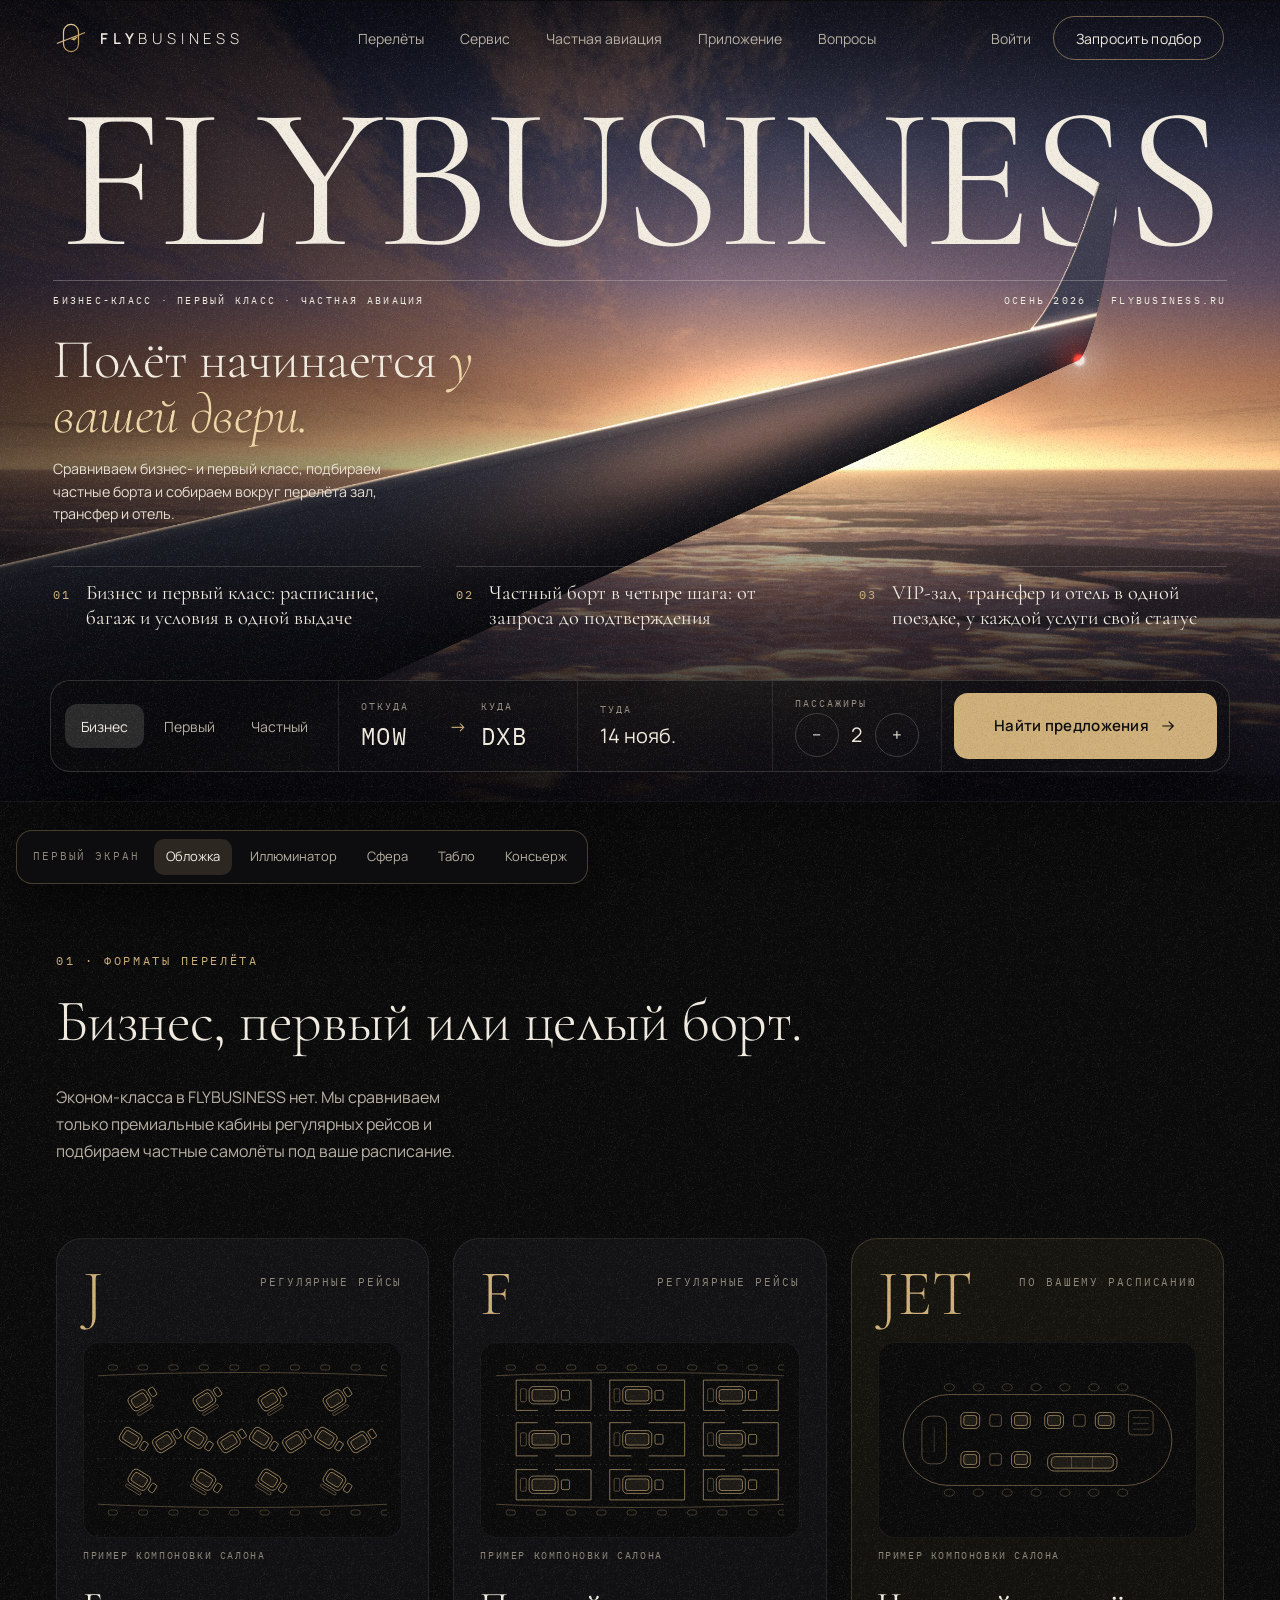
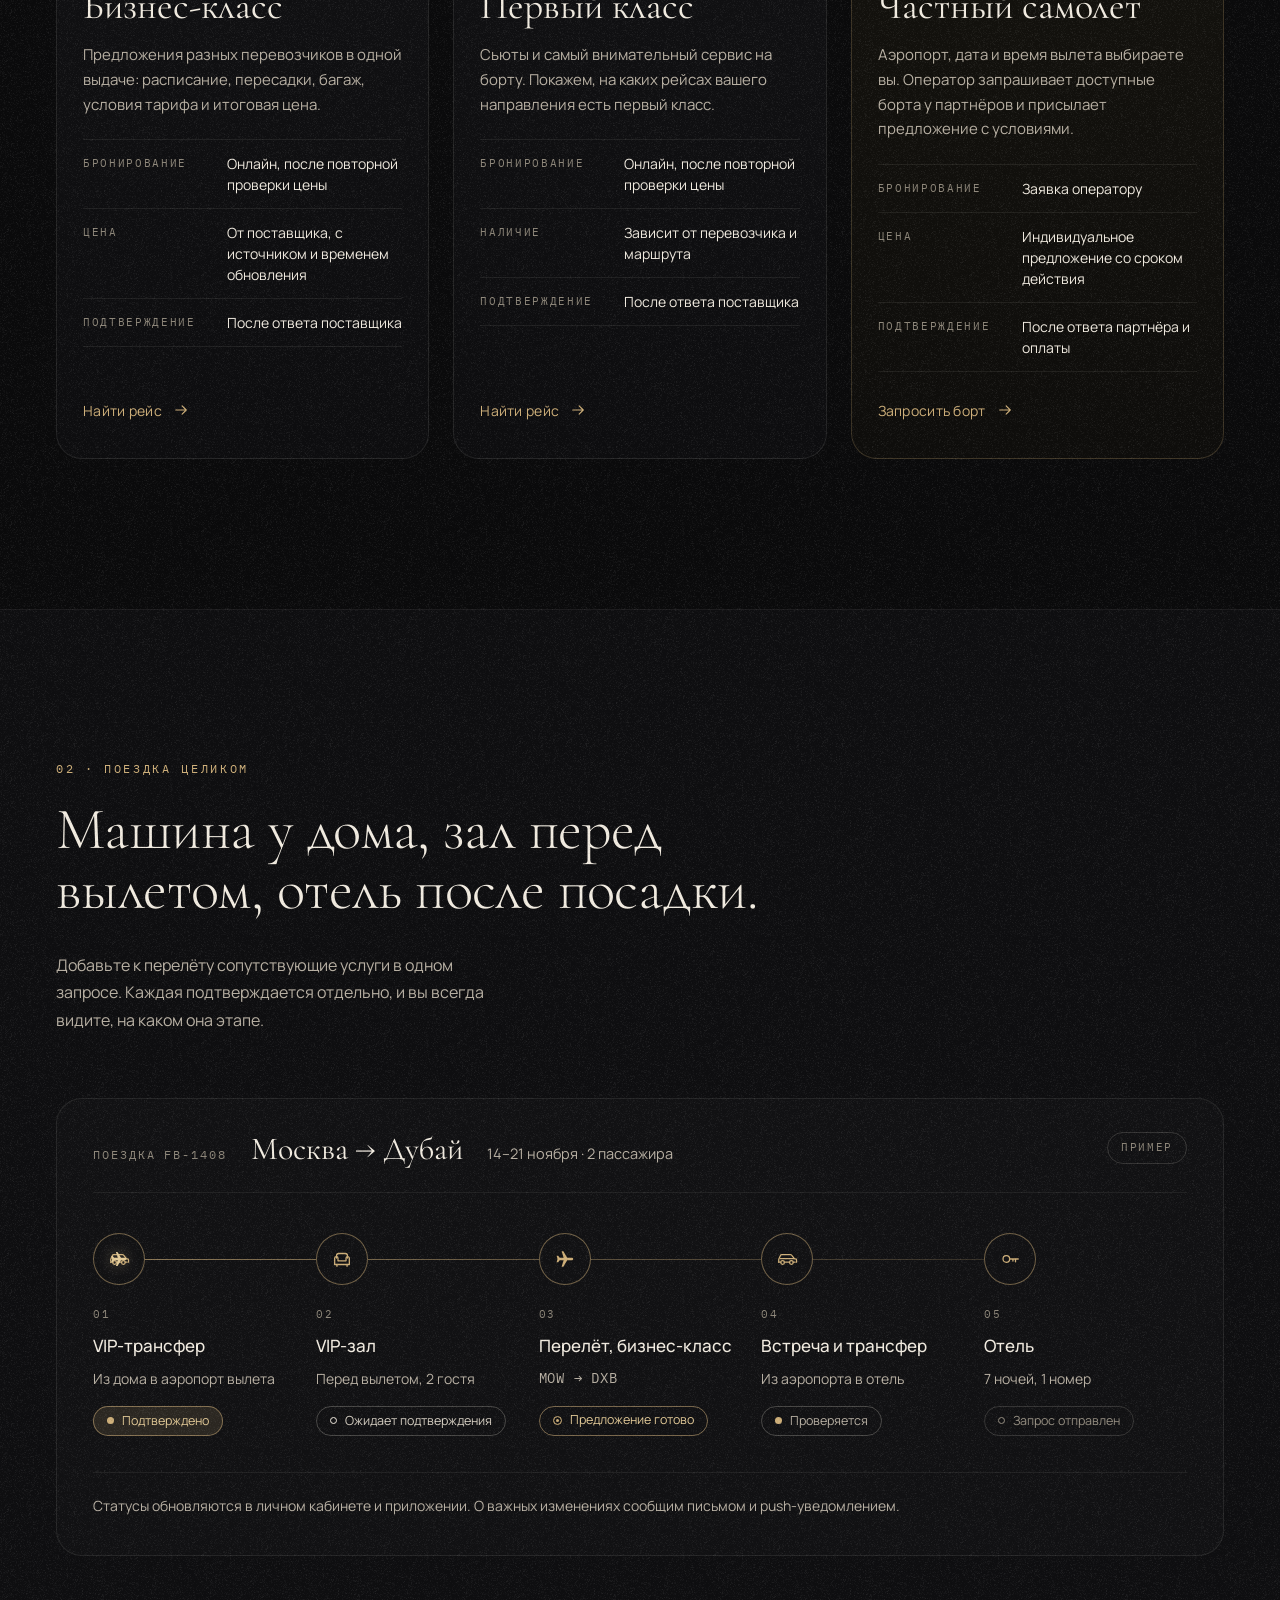
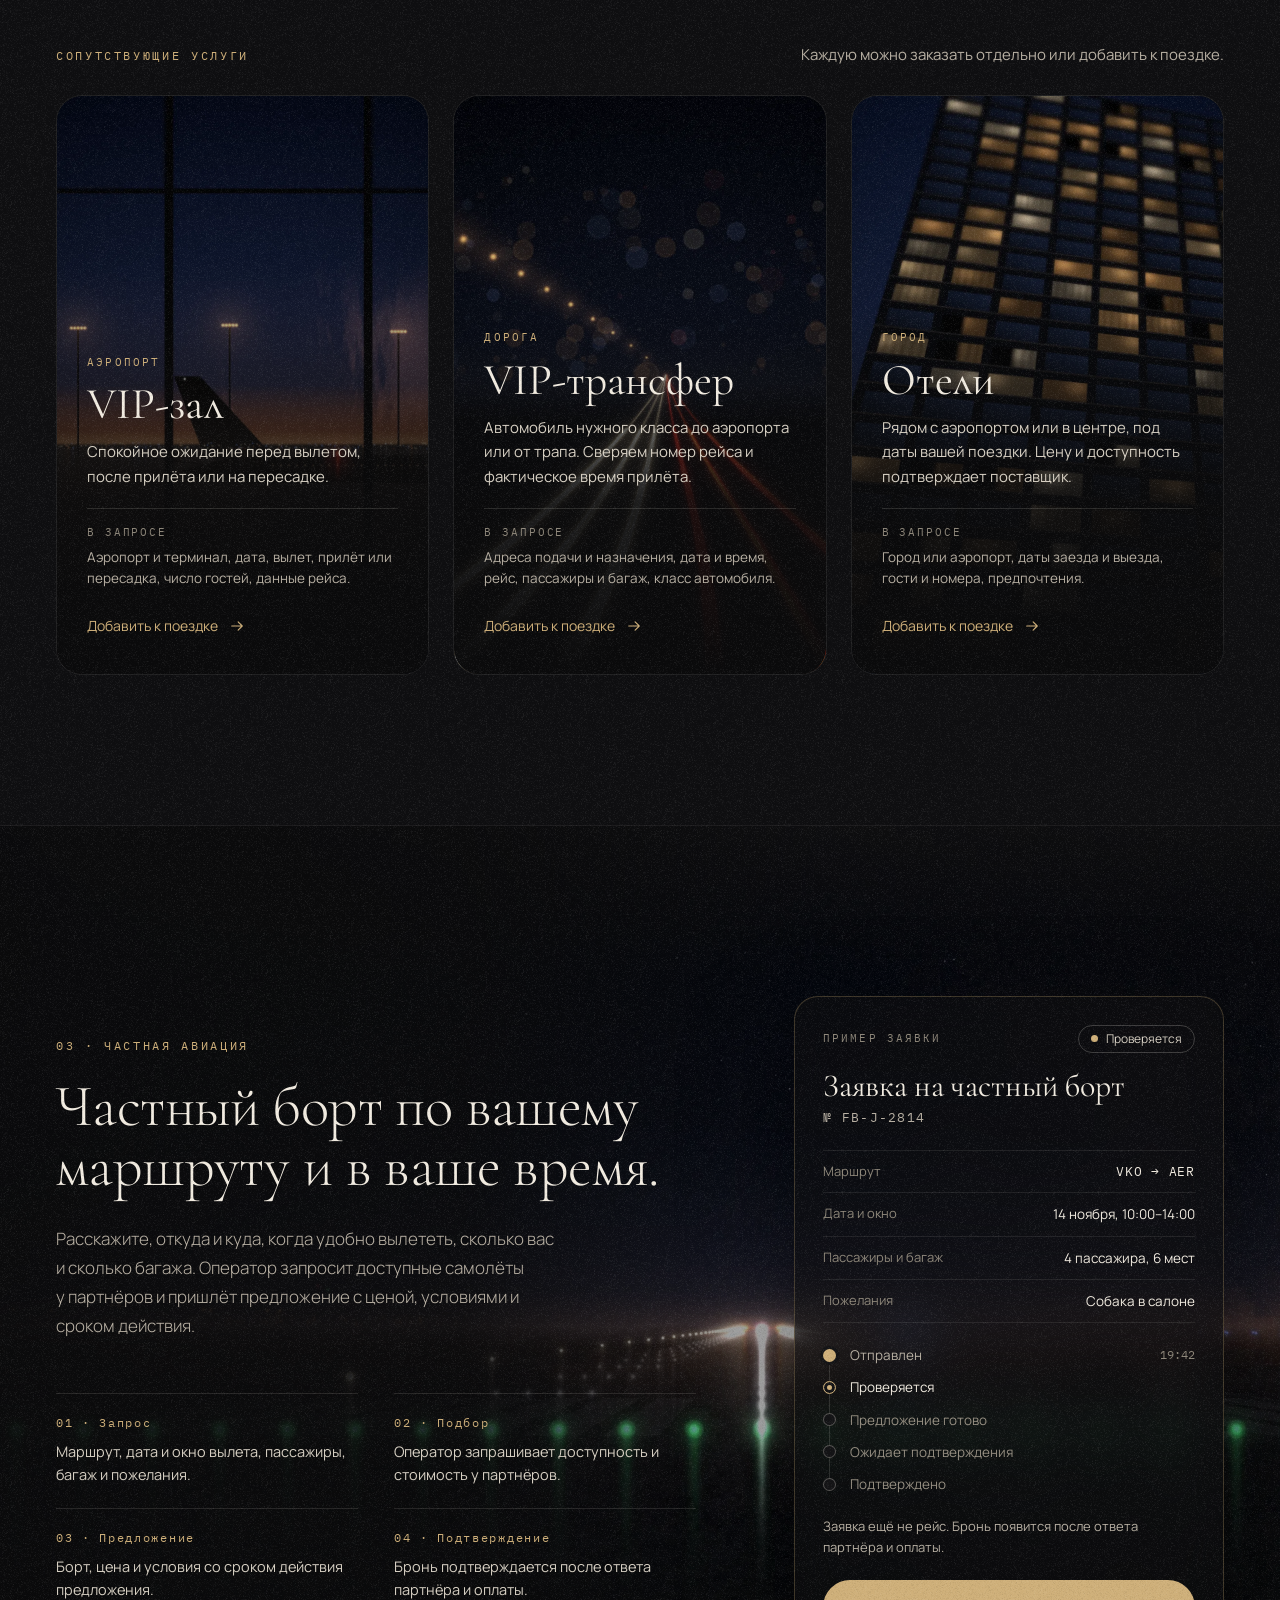
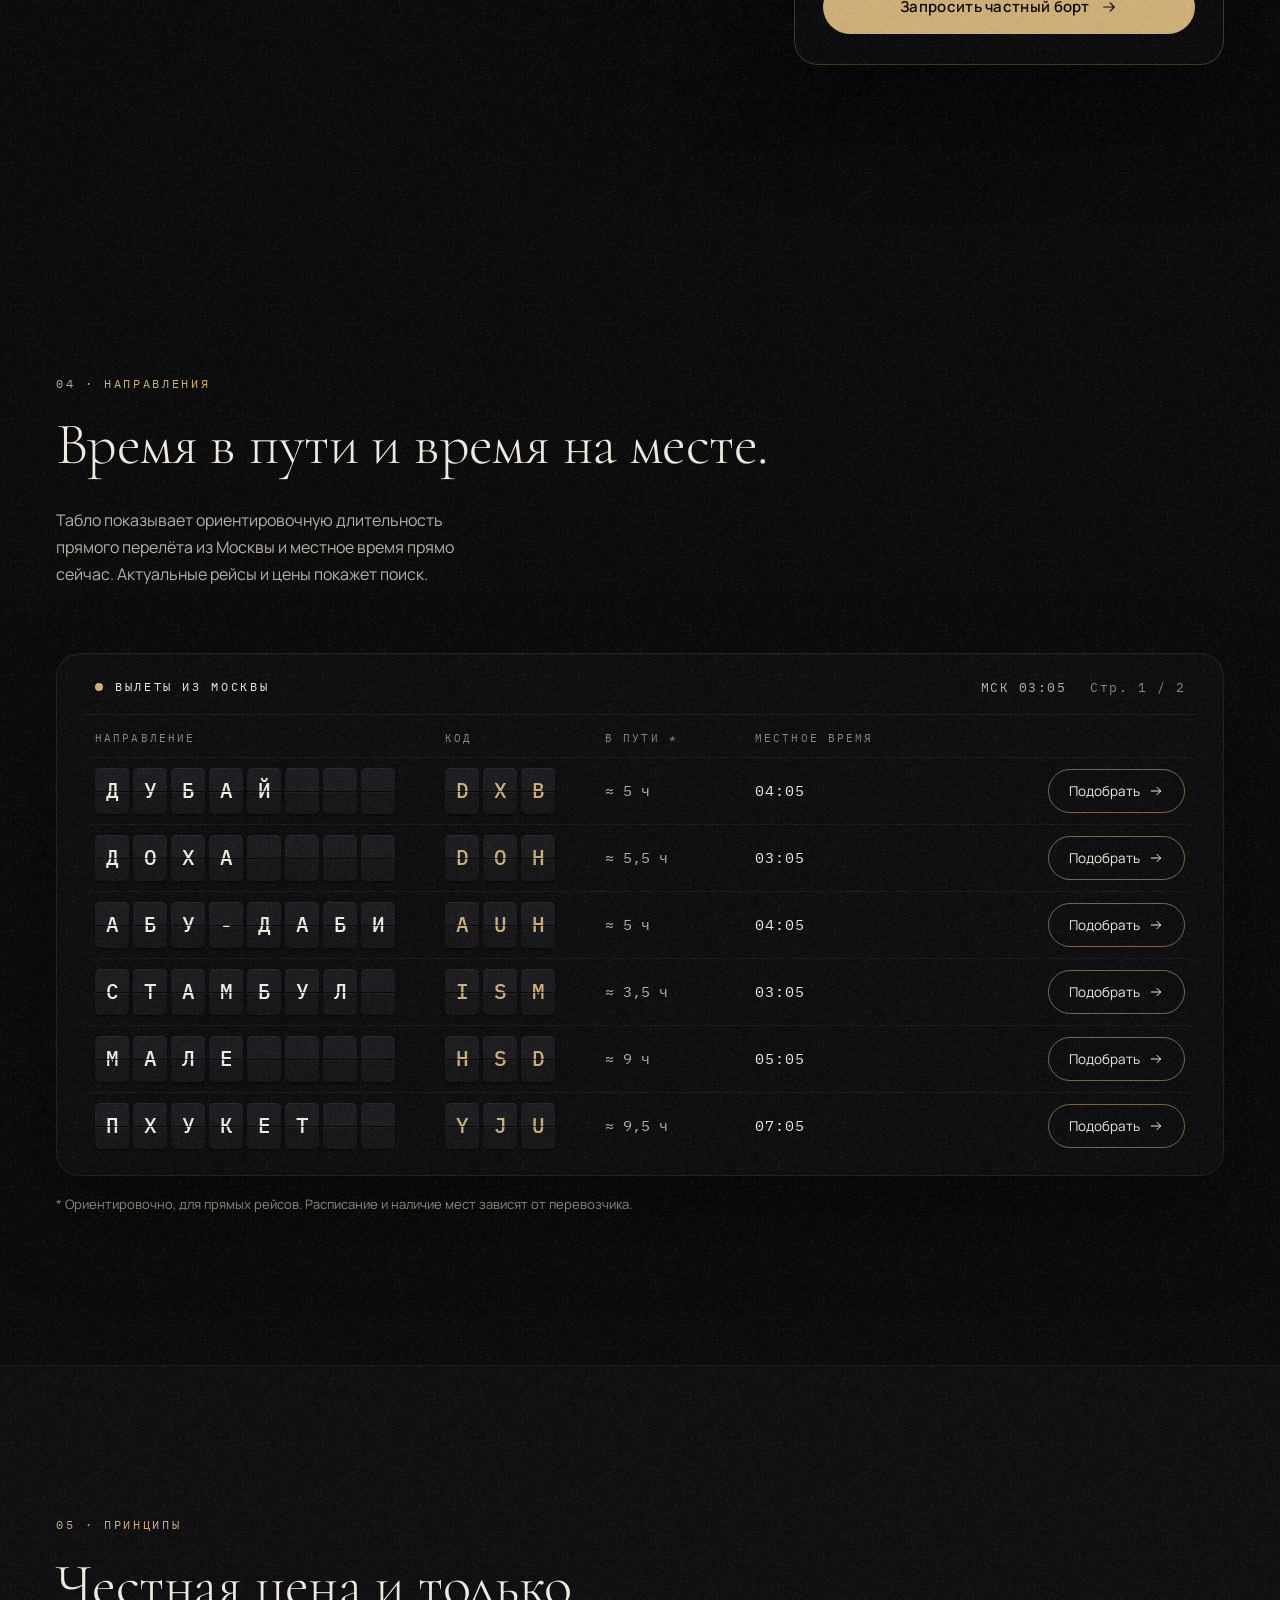
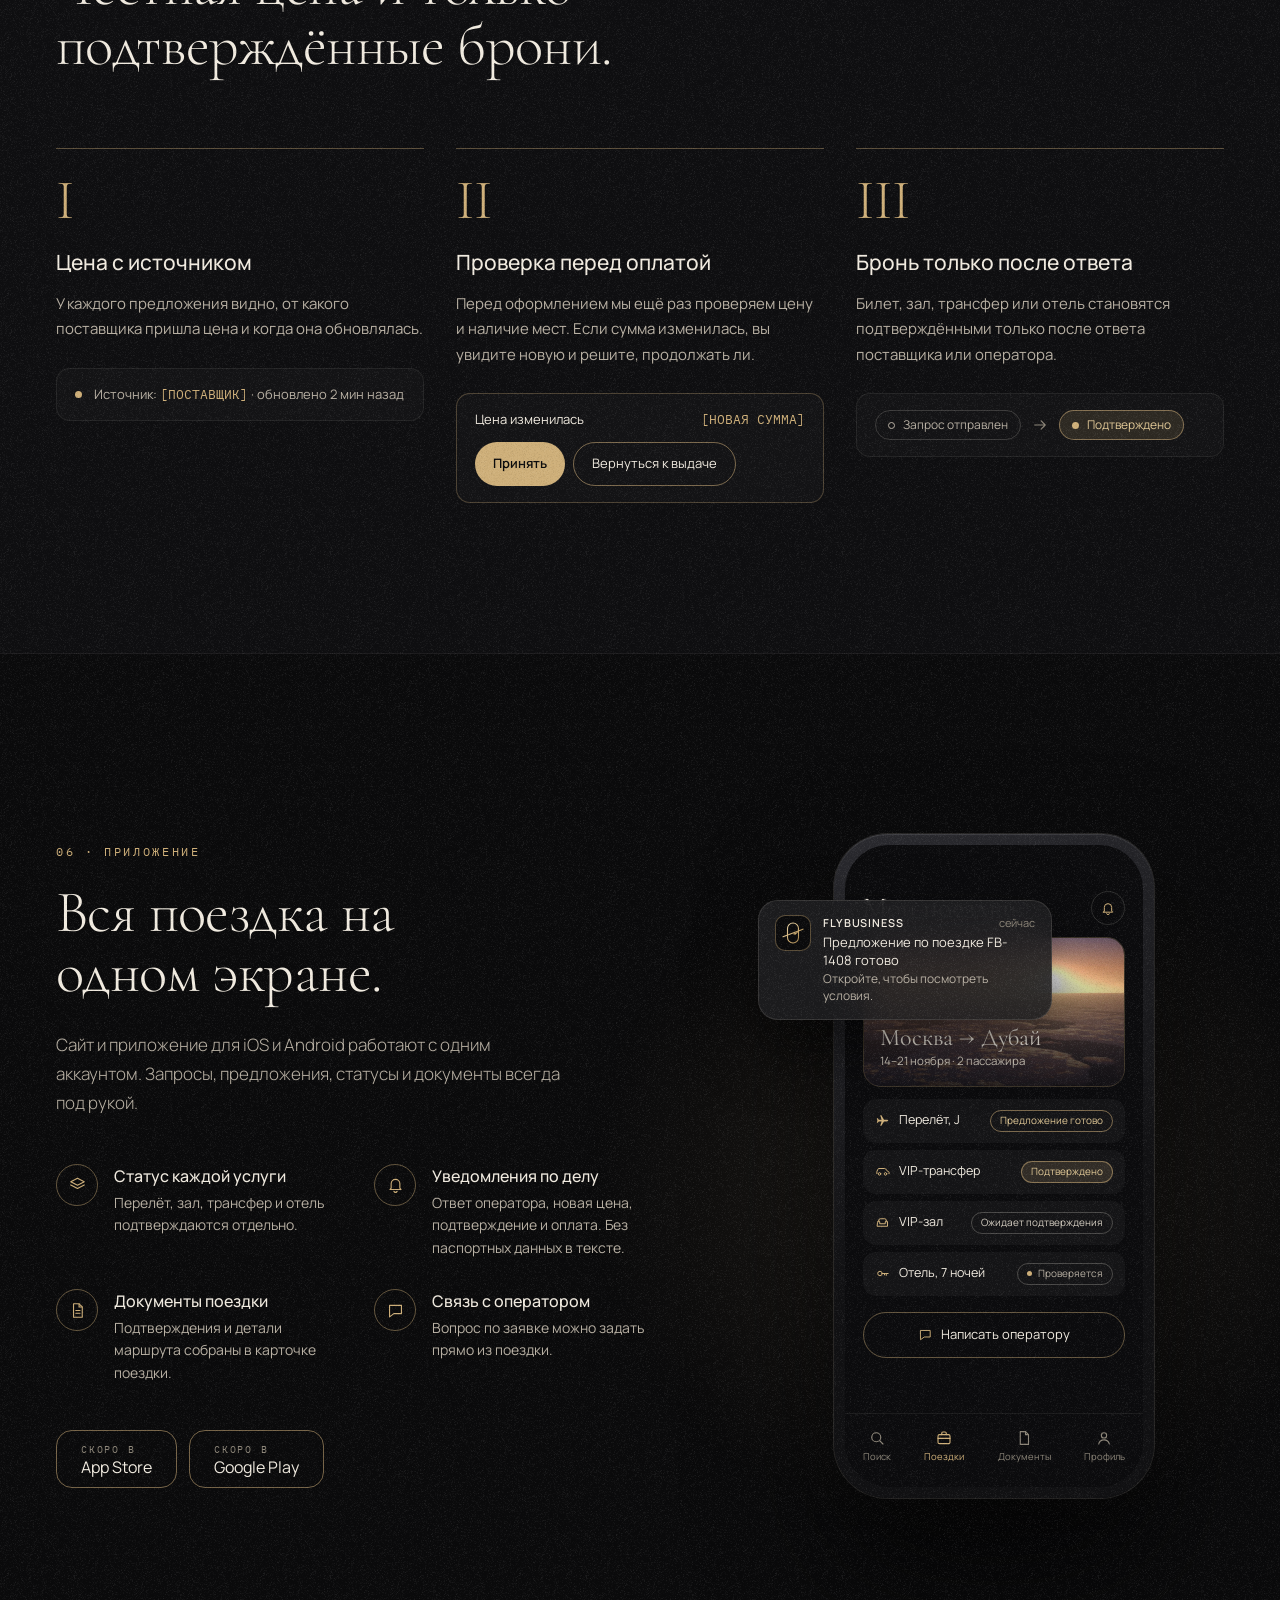
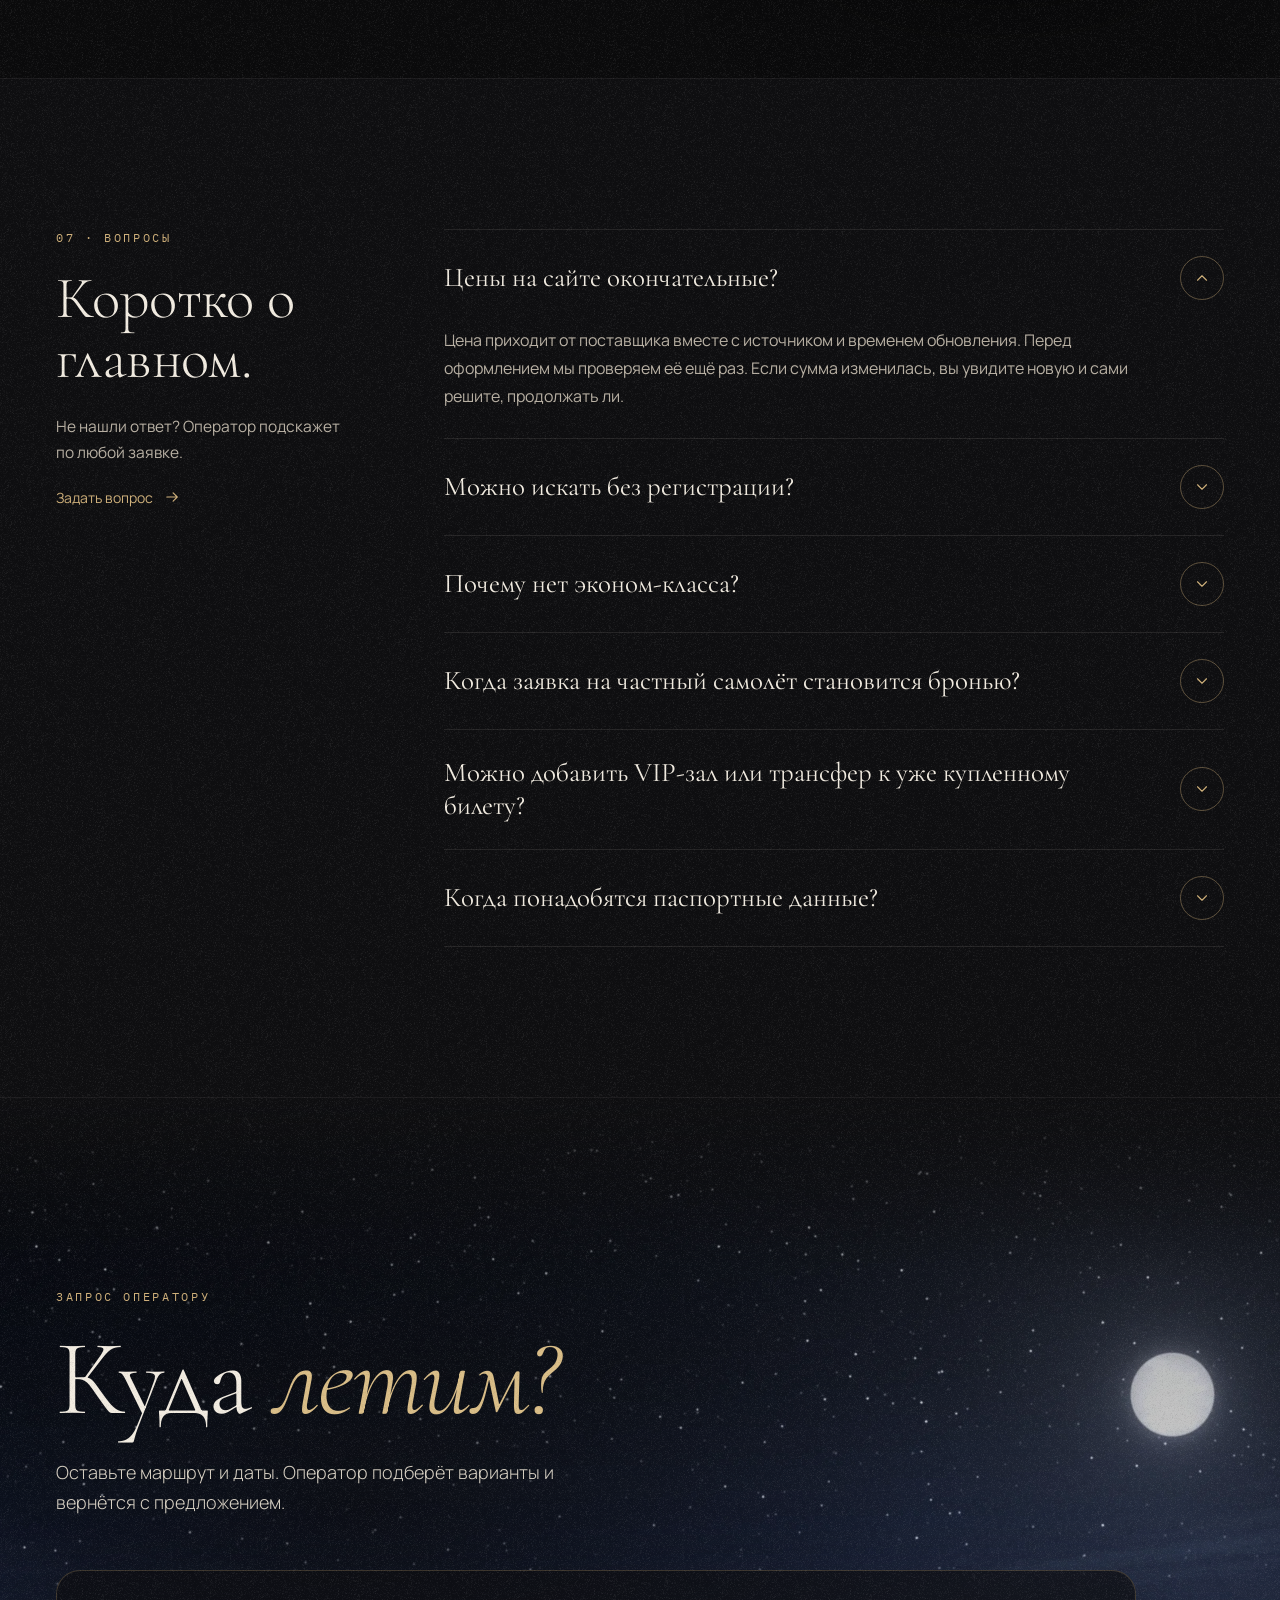
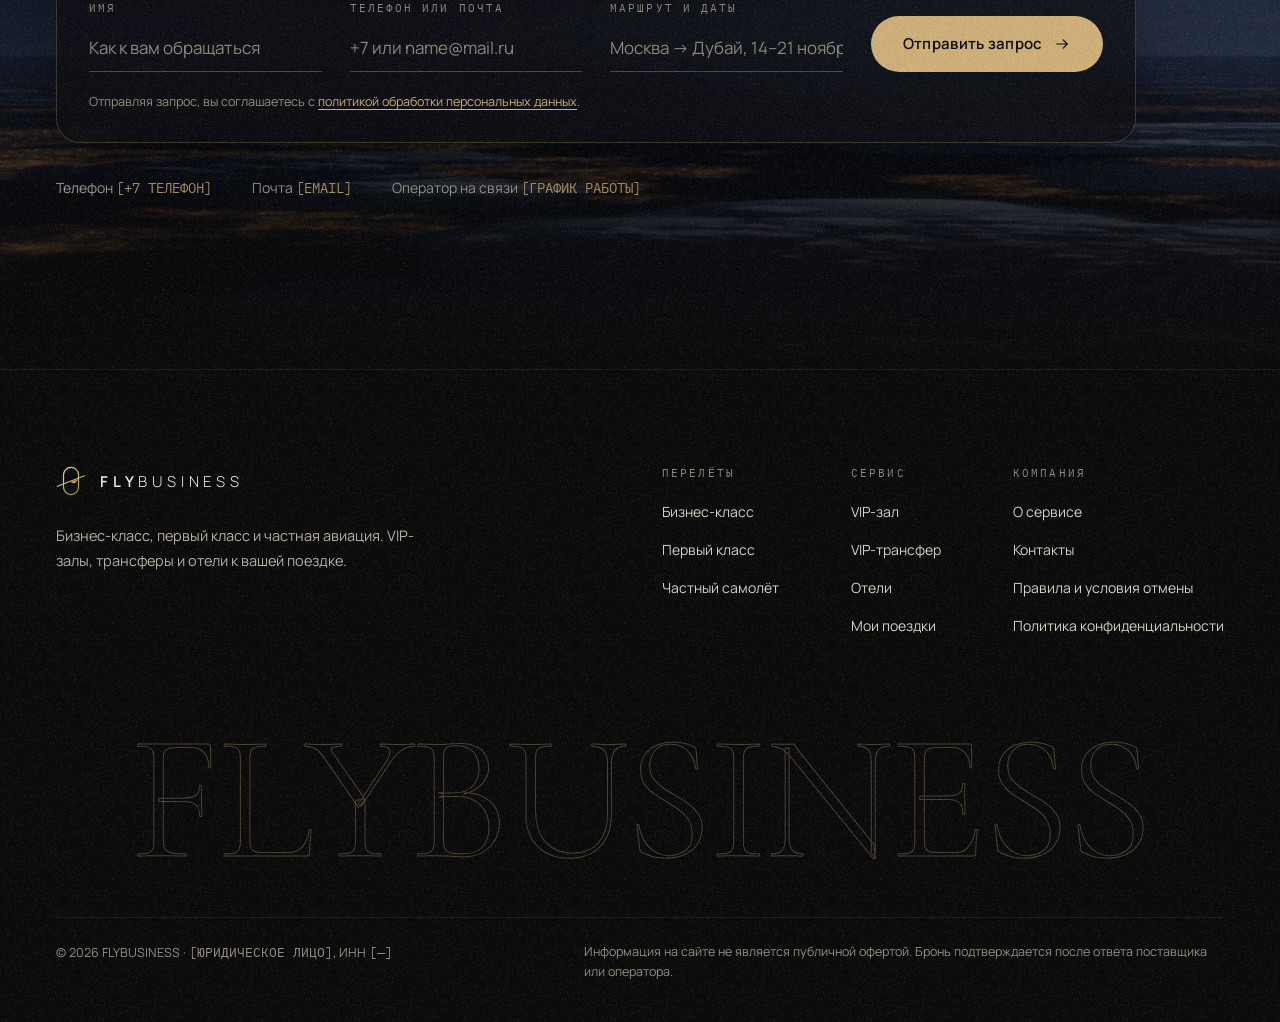
<file: cover/index.html>
<!doctype html>
<html lang="ru" data-hero="cover">
<head>
<meta charset="utf-8">
<meta name="viewport" content="width=device-width, initial-scale=1, viewport-fit=cover">
<title>FLYBUSINESS · бизнес-класс, первый класс и частная авиация</title>
<meta name="description" content="Сравниваем бизнес- и первый класс, подбираем частные борта и добавляем к поездке VIP-зал, трансфер и отель. Цены и брони подтверждает поставщик или оператор.">
<meta name="theme-color" content="#0B0B0C">
<meta property="og:type" content="website">
<meta property="og:locale" content="ru_RU">
<meta property="og:site_name" content="FLYBUSINESS">
<meta property="og:title" content="FLYBUSINESS · Полёт начинается у вашей двери">
<meta property="og:description" content="Сравниваем бизнес- и первый класс, подбираем частные борта и добавляем к поездке VIP-зал, трансфер и отель. Цены и брони подтверждает поставщик или оператор.">
<meta property="og:image" content="../assets/img/og/cover.jpg">
<meta property="og:image:width" content="1200">
<meta property="og:image:height" content="630">
<meta name="twitter:card" content="summary_large_image">
<link rel="icon" href="../assets/img/favicon.svg" type="image/svg+xml">
<link rel="icon" href="../assets/img/favicon-32.png" sizes="32x32" type="image/png">
<link rel="apple-touch-icon" href="../assets/img/apple-touch-icon.png">
<link rel="preconnect" href="https://fonts.googleapis.com">
<link rel="preconnect" href="https://fonts.gstatic.com" crossorigin>
<link rel="stylesheet" href="https://fonts.googleapis.com/css2?family=Cormorant+Garamond:ital,wght@0,300;0,400;0,500;1,300;1,400&amp;family=IBM+Plex+Mono:wght@400;500&amp;family=Manrope:wght@300;400;500;600&amp;display=swap">
<link rel="stylesheet" href="../assets/css/site.css">
<script>
  /* Вариант первого экрана: ?hero=porthole|board|sphere|cover|concierge (иначе берётся из data-hero страницы) */
  (function () {
    var list = ['porthole', 'board', 'sphere', 'cover', 'concierge'];
    var m = /[?&]hero=([a-z]+)/.exec(location.search);
    var h = m && list.indexOf(m[1]) > -1 ? m[1] : document.documentElement.getAttribute('data-hero');
    document.documentElement.setAttribute('data-hero', list.indexOf(h) > -1 ? h : 'porthole');
  })();
</script>
<script src="../assets/js/site.js" defer></script>
</head>
<body>
<div id="top" class="fb">
<div class="fb-grain" aria-hidden="true"></div>

<header class="site-header">
<div class="fb-wrap" style="height: 76px; display: flex; align-items: center; justify-content: space-between; gap: 24px">
<a href="#top" aria-label="FLYBUSINESS, на главную" style="display: flex; align-items: center; gap: 14px; color: #F2ECE1">
<svg width="30" height="30" viewBox="0 0 32 32" fill="none" aria-hidden="true"><defs><linearGradient id="fbLogoA" x1="0" y1="0" x2="32" y2="32" gradientUnits="userSpaceOnUse"><stop offset="0" stop-color="#F4E4BE"/><stop offset="0.55" stop-color="#CFAE72"/><stop offset="1" stop-color="#8C6C3C"/></linearGradient></defs><rect x="8" y="1.5" width="16" height="29" rx="8" stroke="url(#fbLogoA)" stroke-width="1.3"/><path d="M1.5 21.6 30.5 10.4" stroke="url(#fbLogoA)" stroke-width="1.3" stroke-linecap="round"/><path d="m15.4 17.3 8.7-3.4-4.5 4.7z" fill="url(#fbLogoA)"/></svg>
<span class="fb-wordmark" style="font-size: 15px; letter-spacing: 0.32em; line-height: 1"><span style="font-weight: 600">FLY</span><span style="font-weight: 300">BUSINESS</span></span>
</a>
<nav class="fb-nav" aria-label="Основная навигация" style="display: flex; align-items: center; gap: 36px; font-size: 14px">
<a href="#flights">Перелёты</a>
<a href="#service">Сервис</a>
<a href="#private">Частная авиация</a>
<a href="#app">Приложение</a>
<a href="#faq">Вопросы</a>
</nav>
<div style="display: flex; align-items: center; gap: 22px">
<a href="#app" class="fb-hide-s fb-hov" style="min-height: 44px; display: inline-flex; align-items: center; font-size: 14px; color: #B9B1A4">Войти</a>
<a href="#request" class="fb-btn-line" style="height: 44px; padding: 0 22px; border-radius: 999px; display: inline-flex; align-items: center; font-size: 14px; letter-spacing: 0.02em"><span class="fb-cta-long">Запросить подбор</span><span class="fb-cta-short">Подбор</span></a>
</div>
</div>
</header>

<main>
<!-- ===================== ПЕРВЫЙ ЭКРАН 1 · ИЛЛЮМИНАТОР (по умолчанию) ===================== -->
<section id="hero-porthole" class="hero" aria-label="Поиск перелёта" style="position: relative; padding: 56px 0 110px">
<div aria-hidden="true" style="position: absolute; inset: 0; background: radial-gradient(640px 540px at 80% 30%, rgba(214,160,96,0.12), rgba(214,160,96,0) 70%), radial-gradient(900px 620px at 8% 0%, rgba(242,236,225,0.035), rgba(0,0,0,0) 70%); pointer-events: none"></div>
<div class="fb-wrap" style="position: relative">
<div class="fb-hero-grid">

<div class="fb-hero-text" style="padding-top: 54px">
<div class="fb-mono fb-rise" style="font-size: 12px; letter-spacing: 0.22em; text-transform: uppercase; color: #CFB07A">Бизнес-класс · Первый класс · Частная авиация</div>
<h1 class="fb-serif fb-rise fb-d1" style="margin: 30px 0 0; font-weight: 300; font-size: clamp(46px, 6.8vw, 98px); line-height: 0.96; letter-spacing: -0.015em; color: #F2ECE1; text-wrap: balance">Полёт начинается <span style="font-style: italic; color: #D9BD87">у вашей двери.</span></h1>
<p class="fb-rise fb-d2" style="margin: 34px 0 0; max-width: 540px; font-size: 18px; line-height: 1.65; font-weight: 300; color: #B9B1A4; text-wrap: pretty">Сравниваем предложения бизнес- и первого класса, подбираем частные борта и добавляем к поездке VIP-зал, трансфер и отель. Каждую цену и бронь подтверждает поставщик или ваш оператор.</p>
</div>

<div class="fb-hero-port fb-rise fb-d2">
<div style="display: flex; align-items: center; justify-content: space-between; gap: 16px; margin-bottom: 16px; min-height: 28px">
<span id="ph-sky-label" class="fb-mono" style="font-size: 11px; letter-spacing: 0.18em; text-transform: uppercase; color: #CFB07A">Бизнес-класс · золотой час</span>
<button type="button" id="ph-shade-btn" style="background: none; border: 0; padding: 8px 0; min-height: 44px; cursor: pointer; font-size: 12px; letter-spacing: 0.04em; color: #B9B1A4; text-decoration: underline; text-decoration-color: rgba(207,176,122,0.5); text-underline-offset: 4px">Поднять шторку</button>
</div>
<div style="position: relative; width: 100%; aspect-ratio: 440 / 590; border-radius: 190px; padding: 24px; background: linear-gradient(152deg, #2C2C31 0%, #19191C 46%, #0E0E10 100%); box-shadow: inset 0 2px 1px rgba(255,255,255,0.07), inset 0 -14px 34px rgba(0,0,0,0.6), 0 60px 120px rgba(0,0,0,0.6), 0 0 0 1px rgba(207,176,122,0.16)">
<div style="position: relative; width: 100%; height: 100%; border-radius: 168px; overflow: hidden; background: #05060A; box-shadow: 0 0 0 1px rgba(0,0,0,0.9)">
<img class="fb-sky ph-sky is-on" data-sky="business" src="../assets/img/sky-golden.webp" alt="Закат над облаками из иллюминатора">
<img class="fb-sky ph-sky" data-sky="first" src="../assets/img/sky-night.webp" alt="Ночной полёт: луна над облаками и огни городов">
<img class="fb-sky ph-sky" data-sky="private" src="../assets/img/sky-dawn.webp" alt="Рассвет над облаками">
<div aria-hidden="true" style="position: absolute; left: 50%; bottom: 13%; width: 5px; height: 5px; margin-left: -2px; border-radius: 50%; background: rgba(0,0,0,0.55); box-shadow: 0 0 0 1px rgba(255,255,255,0.08)"></div>
<div id="ph-shade" class="ph-shade" aria-hidden="true">
<div style="position: absolute; left: 0; right: 0; bottom: 0; height: 26px; background: linear-gradient(180deg, #232327, #151517); border-top: 1px solid rgba(255,255,255,0.06)"></div>
<div style="position: absolute; left: 50%; bottom: 8px; width: 64px; height: 8px; margin-left: -32px; border-radius: 6px; background: #0C0C0E; box-shadow: inset 0 1px 0 rgba(255,255,255,0.08)"></div>
</div>
<div aria-hidden="true" style="position: absolute; inset: 0; background: linear-gradient(118deg, rgba(255,255,255,0.12) 0%, rgba(255,255,255,0) 30%, rgba(255,255,255,0) 72%, rgba(255,255,255,0.05) 100%); pointer-events: none"></div>
<div aria-hidden="true" style="position: absolute; inset: 0; border-radius: 168px; box-shadow: inset 0 0 60px 12px rgba(0,0,0,0.55), inset 0 0 0 9px rgba(10,10,12,0.92); pointer-events: none"></div>
</div>
</div>
</div>

<div class="fb-hero-ticket fb-rise fb-d3" data-search-anchor>
<div class="fb-tk">
<div class="fb-tk-main" style="padding: 22px 34px 30px">
<div style="display: flex; flex-wrap: wrap; align-items: center; justify-content: space-between; gap: 14px; padding-bottom: 18px; border-bottom: 1px solid rgba(242,236,225,0.08)">
<div role="group" aria-label="Формат перелёта" style="display: flex; flex-wrap: wrap; gap: 8px">
<button type="button" class="fb-tab is-on" data-mode="business" aria-pressed="true" style="height: 44px; padding: 0 20px; border-radius: 999px; cursor: pointer; font-size: 14px; letter-spacing: 0.01em">Бизнес-класс</button>
<button type="button" class="fb-tab" data-mode="first" aria-pressed="false" style="height: 44px; padding: 0 20px; border-radius: 999px; cursor: pointer; font-size: 14px; letter-spacing: 0.01em">Первый класс</button>
<button type="button" class="fb-tab" data-mode="private" aria-pressed="false" style="height: 44px; padding: 0 20px; border-radius: 999px; cursor: pointer; font-size: 14px; letter-spacing: 0.01em">Частный самолёт</button>
</div>
<span class="fb-mono" style="font-size: 11px; letter-spacing: 0.18em; text-transform: uppercase; color: #8E877A">Поиск без регистрации</span>
</div>
<div class="fb-fields" style="padding-top: 22px">
<div class="fb-route">
<div class="fb-field" style="flex: 1 1 0; min-width: 0; display: flex; flex-direction: column; gap: 4px">
<label for="ph-from" class="fb-mono fb-flab" style="font-size: 10.5px; letter-spacing: 0.2em; text-transform: uppercase; color: #8E877A; transition: color .3s">Откуда</label>
<input id="ph-from" class="fb-mono fb-code fb-code-in" value="MOW" maxlength="3" autocomplete="off" spellcheck="false" aria-describedby="ph-from-city" style="width: 100%; background: transparent; border: 0; padding: 0; line-height: 1.15; letter-spacing: 0.06em; color: #F2ECE1; text-transform: uppercase">
<span id="ph-from-city" style="font-size: 13px; color: #B9B1A4; white-space: nowrap; overflow: hidden; text-overflow: ellipsis">Москва</span>
</div>
<button type="button" id="ph-swap" aria-label="Поменять города местами" class="fb-step" style="flex: none; width: 44px; height: 44px; margin-bottom: 18px; border-radius: 50%; border: 1px solid rgba(207,176,122,0.35); background: transparent; color: #CFB07A; display: flex; align-items: center; justify-content: center; cursor: pointer"><svg width="18" height="18" viewBox="0 0 24 24" fill="none" stroke="currentColor" stroke-width="1.4" stroke-linecap="round" stroke-linejoin="round" aria-hidden="true"><path d="M7 8h12M15.5 4.5 19 8l-3.5 3.5M17 16H5M8.5 12.5 5 16l3.5 3.5"/></svg></button>
<div class="fb-field" style="flex: 1 1 0; min-width: 0; display: flex; flex-direction: column; gap: 4px">
<label for="ph-to" class="fb-mono fb-flab" style="font-size: 10.5px; letter-spacing: 0.2em; text-transform: uppercase; color: #8E877A; transition: color .3s">Куда</label>
<input id="ph-to" class="fb-mono fb-code fb-code-in" value="DXB" maxlength="3" autocomplete="off" spellcheck="false" aria-describedby="ph-to-city" style="width: 100%; background: transparent; border: 0; padding: 0; line-height: 1.15; letter-spacing: 0.06em; color: #F2ECE1; text-transform: uppercase">
<span id="ph-to-city" style="font-size: 13px; color: #B9B1A4; white-space: nowrap; overflow: hidden; text-overflow: ellipsis">Дубай</span>
</div>
</div>
<div class="fb-when">
<div class="fb-field" style="min-width: 0; display: flex; flex-direction: column; gap: 4px">
<label id="ph-f3-label" for="ph-f3" class="fb-mono fb-flab" style="font-size: 10.5px; letter-spacing: 0.2em; text-transform: uppercase; color: #8E877A; transition: color .3s">Туда</label>
<input id="ph-f3" class="fb-code" value="14 нояб." autocomplete="off" style="width: 100%; background: transparent; border: 0; padding: 0; font-size: 26px; line-height: 1.66; color: #F2ECE1">
<span id="ph-f3-sub" style="font-size: 13px; color: #B9B1A4">вылет</span>
</div>
<div class="fb-field" style="min-width: 0; display: flex; flex-direction: column; gap: 4px">
<label id="ph-f4-label" for="ph-f4" class="fb-mono fb-flab" style="font-size: 10.5px; letter-spacing: 0.2em; text-transform: uppercase; color: #8E877A; transition: color .3s">Обратно</label>
<input id="ph-f4" class="fb-code" value="21 нояб." autocomplete="off" style="width: 100%; background: transparent; border: 0; padding: 0; font-size: 26px; line-height: 1.66; color: #F2ECE1">
<span id="ph-f4-sub" style="font-size: 13px; color: #B9B1A4">возвращение</span>
</div>
<div class="fb-field" role="group" aria-labelledby="ph-pax-l" style="min-width: 0; display: flex; flex-direction: column; gap: 4px">
<span id="ph-pax-l" class="fb-mono fb-flab" style="font-size: 10.5px; letter-spacing: 0.2em; text-transform: uppercase; color: #8E877A">Пассажиры</span>
<div style="display: flex; align-items: center; gap: 10px; height: 43px">
<button type="button" data-ph-pax="-1" aria-label="Меньше пассажиров" class="fb-step" style="flex: none; width: 44px; height: 44px; border-radius: 50%; border: 1px solid rgba(242,236,225,0.16); background: transparent; color: #F2ECE1; cursor: pointer; font-size: 18px; line-height: 1">−</button>
<span id="ph-pax" aria-live="polite" style="min-width: 26px; text-align: center; font-size: 26px; color: #F2ECE1">2</span>
<button type="button" data-ph-pax="1" aria-label="Больше пассажиров" class="fb-step" style="flex: none; width: 44px; height: 44px; border-radius: 50%; border: 1px solid rgba(242,236,225,0.16); background: transparent; color: #F2ECE1; cursor: pointer; font-size: 18px; line-height: 1">+</button>
</div>
<span id="ph-pax-word" style="font-size: 13px; color: #B9B1A4">взрослых</span>
</div>
</div>
</div>
</div>
<div class="fb-tk-stub" style="padding: 22px 30px 26px; display: flex; flex-direction: column; justify-content: space-between; gap: 18px">
<div style="display: flex; justify-content: space-between; align-items: flex-start; gap: 16px">
<div>
<div class="fb-mono" style="font-size: 10.5px; letter-spacing: 0.2em; text-transform: uppercase; color: #8E877A">Класс</div>
<div id="ph-class-code" class="fb-serif" style="margin-top: 2px; font-size: 60px; line-height: 1; font-weight: 300; color: #CFB07A">J</div>
</div>
<div style="text-align: right">
<div class="fb-mono" style="font-size: 10.5px; letter-spacing: 0.2em; text-transform: uppercase; color: #8E877A">Маршрут</div>
<div id="ph-route" class="fb-mono" style="margin-top: 8px; font-size: 15px; letter-spacing: 0.08em; color: #F2ECE1">MOW → DXB</div>
<div id="ph-class-name" style="margin-top: 4px; font-size: 12.5px; color: #B9B1A4">Бизнес-класс</div>
</div>
</div>
<button type="button" id="ph-cta" class="fb-btn-gold" style="width: 100%; height: 56px; border: 0; border-radius: 999px; cursor: pointer; font-size: 15px; font-weight: 600; letter-spacing: 0.03em; display: flex; align-items: center; justify-content: center; gap: 10px"><span id="ph-cta-label">Найти предложения</span><svg width="18" height="18" viewBox="0 0 24 24" fill="none" stroke="currentColor" stroke-width="1.6" stroke-linecap="round" stroke-linejoin="round" aria-hidden="true"><path d="M5 12h14M13.5 6.5 19 12l-5.5 5.5"/></svg></button>
<div style="display: flex; flex-direction: column; gap: 8px; color: rgba(242,236,225,0.42)">
<svg class="fb-barcode" viewBox="0 0 178 34" width="100%" height="30" fill="currentColor" aria-hidden="true" preserveAspectRatio="none"><rect x="0" y="0" width="1" height="34"/><rect x="4" y="0" width="1" height="34"/><rect x="10" y="0" width="1" height="34"/><rect x="16" y="0" width="1" height="34"/><rect x="22" y="0" width="3" height="34"/><rect x="26" y="0" width="1" height="34"/><rect x="29" y="0" width="1" height="34"/><rect x="31" y="0" width="1" height="34"/><rect x="33" y="0" width="1" height="34"/><rect x="36" y="0" width="2" height="34"/><rect x="40" y="0" width="2" height="34"/><rect x="43" y="0" width="2" height="34"/><rect x="50" y="0" width="2" height="34"/><rect x="54" y="0" width="2" height="34"/><rect x="58" y="0" width="1" height="34"/><rect x="62" y="0" width="1" height="34"/><rect x="66" y="0" width="3" height="34"/><rect x="70" y="0" width="2" height="34"/><rect x="73" y="0" width="2" height="34"/><rect x="77" y="0" width="2" height="34"/><rect x="85" y="0" width="2" height="34"/><rect x="92" y="0" width="2" height="34"/><rect x="96" y="0" width="2" height="34"/><rect x="100" y="0" width="2" height="34"/><rect x="108" y="0" width="1" height="34"/><rect x="110" y="0" width="1" height="34"/><rect x="113" y="0" width="1" height="34"/><rect x="115" y="0" width="1" height="34"/><rect x="117" y="0" width="1" height="34"/><rect x="124" y="0" width="1" height="34"/><rect x="126" y="0" width="1" height="34"/><rect x="129" y="0" width="2" height="34"/><rect x="132" y="0" width="1" height="34"/><rect x="138" y="0" width="1" height="34"/><rect x="146" y="0" width="2" height="34"/><rect x="149" y="0" width="1" height="34"/><rect x="151" y="0" width="2" height="34"/><rect x="160" y="0" width="1" height="34"/><rect x="168" y="0" width="1" height="34"/><rect x="170" y="0" width="1" height="34"/><rect x="173" y="0" width="1" height="34"/></svg>
<span id="ph-cta-note" class="fb-mono" style="font-size: 10.5px; letter-spacing: 0.14em; text-transform: uppercase; color: #8E877A">Цены от подключённых поставщиков</span>
</div>
</div>
</div>

<div id="ph-loading" class="fb-rise" role="status" hidden style="margin-top: 18px; padding: 22px 30px; border-radius: 18px; background: #111113; border: 1px solid rgba(207,176,122,0.22); flex-direction: column; gap: 14px">
<div style="display: flex; flex-wrap: wrap; align-items: center; justify-content: space-between; gap: 12px">
<span style="font-size: 15px; color: #F2ECE1">Запрашиваем предложения поставщиков</span>
<span class="fb-mono ph-summary" style="font-size: 12px; letter-spacing: 0.08em; color: #B9B1A4"></span>
</div>
<div style="position: relative; height: 2px; margin-top: 14px; overflow: hidden; background: rgba(242,236,225,0.08); border-radius: 2px"><div class="fb-scan" style="position: absolute; top: 0; left: 0; width: 40%; height: 100%; background: linear-gradient(90deg, rgba(207,176,122,0), #CFB07A, rgba(207,176,122,0))"></div></div>
</div>
<div id="ph-done" class="fb-rise" role="status" hidden style="margin-top: 18px; padding: 26px 30px; border-radius: 18px; background: #111113; border: 1px solid rgba(207,176,122,0.22)">
<div style="display: flex; flex-wrap: wrap; align-items: center; justify-content: space-between; gap: 22px">
<div style="flex: 1 1 520px; min-width: 0">
<div class="fb-mono ph-summary" style="font-size: 11px; letter-spacing: 0.18em; text-transform: uppercase; color: #CFB07A"></div>
<div style="margin-top: 10px; font-size: 17px; color: #F2ECE1">Тарифы поставщика подключаются на этапе MVP.</div>
<div style="margin-top: 6px; font-size: 14.5px; line-height: 1.6; color: #B9B1A4; max-width: 640px">Прототип не показывает вымышленные цены. Отправьте запрос: оператор подберёт варианты вручную, а введённые данные сохранятся.</div>
</div>
<div style="display: flex; flex-wrap: wrap; gap: 12px">
<a href="#request" class="fb-btn-gold" style="height: 48px; padding: 0 24px; border-radius: 999px; display: inline-flex; align-items: center; font-size: 14px; font-weight: 600">Отправить запрос оператору</a>
<button type="button" data-ph-close class="fb-btn-line" style="height: 48px; padding: 0 22px; border-radius: 999px; cursor: pointer; font-size: 14px">Закрыть</button>
</div>
</div>
</div>
<div id="ph-private" class="fb-rise" role="status" hidden style="margin-top: 18px; padding: 26px 30px; border-radius: 18px; background: #111113; border: 1px solid rgba(207,176,122,0.22)">
<div style="display: flex; flex-wrap: wrap; align-items: center; justify-content: space-between; gap: 22px">
<div style="flex: 1 1 520px; min-width: 0">
<div style="display: flex; flex-wrap: wrap; align-items: center; gap: 12px">
<span class="fb-mono" style="font-size: 13px; letter-spacing: 0.1em; color: #F2ECE1">Заявка FB-J-2814</span>
<span style="display: inline-flex; align-items: center; gap: 8px; height: 28px; padding: 0 12px; border-radius: 999px; border: 1px solid rgba(242,236,225,0.2); font-size: 12.5px; color: #B9B1A4"><span style="width: 7px; height: 7px; border-radius: 50%; border: 1px solid #F2ECE1"></span>Отправлен</span>
</div>
<div style="margin-top: 10px; font-size: 14.5px; line-height: 1.6; color: #B9B1A4; max-width: 660px">Это ещё не рейс. Оператор запросит доступные борта у партнёров и пришлёт предложение с ценой, условиями и сроком действия. Статус заявки будет виден в кабинете и приложении.</div>
</div>
<button type="button" data-ph-close class="fb-btn-line" style="height: 48px; padding: 0 22px; border-radius: 999px; cursor: pointer; font-size: 14px">Понятно</button>
</div>
</div>

<div style="margin-top: 30px; display: flex; flex-wrap: wrap; gap: 14px 40px">
<div style="display: flex; align-items: center; gap: 10px; font-size: 13.5px; color: #B9B1A4"><span style="width: 5px; height: 5px; border-radius: 50%; background: #CFB07A; flex: none"></span>Только бизнес-класс, первый класс и частная авиация</div>
<div style="display: flex; align-items: center; gap: 10px; font-size: 13.5px; color: #B9B1A4"><span style="width: 5px; height: 5px; border-radius: 50%; background: #CFB07A; flex: none"></span>У каждой цены есть источник и время обновления</div>
<div style="display: flex; align-items: center; gap: 10px; font-size: 13.5px; color: #B9B1A4"><span style="width: 5px; height: 5px; border-radius: 50%; background: #CFB07A; flex: none"></span>Статус каждой услуги виден в кабинете и приложении</div>
</div>
</div>

</div>
</div>
</section>

<!-- ===================== ПЕРВЫЙ ЭКРАН 2 · ТАБЛО (?hero=board) ===================== -->
<section id="hero-board" class="hero hero-board" aria-labelledby="hb-title">
<div class="hb-bg" aria-hidden="true"></div>
<div class="fb-wrap hb-inner">
<div class="hb-eyebrow fb-rise">Бизнес-класс · Первый класс · Частная авиация</div>
<h1 id="hb-title" class="fb-sr">FLYBUSINESS: полёт начинается у вашей двери</h1>
<div class="hb-board fb-rise fb-d1">
<div class="hb-plate"><span>FLYBUSINESS · Вылеты</span><span class="hb-clock"><span class="hb-dot fb-blink"></span>МСК <span id="hb-msk">--:--</span></span></div>
<div class="hb-rows" id="hb-rows" aria-hidden="true"></div>
<p id="hb-board-text" class="fb-sr" aria-live="polite"></p>
<span class="hb-screw" aria-hidden="true" style="left: 12px; top: 12px"></span>
<span class="hb-screw" aria-hidden="true" style="right: 12px; top: 12px"></span>
<span class="hb-screw" aria-hidden="true" style="left: 12px; bottom: 12px"></span>
<span class="hb-screw" aria-hidden="true" style="right: 12px; bottom: 12px"></span>
</div>
<div class="hb-search fb-rise fb-d2" data-search-anchor>
<div class="hb-field"><label for="hb-from" class="hb-label">Откуда</label><input id="hb-from" class="hb-tin hb-tin-3" value="MOW" maxlength="3" autocomplete="off" spellcheck="false"></div>
<span class="hb-arrow" aria-hidden="true">→</span>
<div class="hb-field"><label for="hb-to" class="hb-label">Куда</label><input id="hb-to" class="hb-tin hb-tin-3" value="DXB" maxlength="3" autocomplete="off" spellcheck="false"></div>
<div class="hb-field"><span id="hb-cls-l" class="hb-label">Класс</span>
<div role="group" aria-labelledby="hb-cls-l" style="display: flex; gap: 4px">
<button type="button" class="hb-cls is-on" data-mode="business" aria-pressed="true" aria-label="Бизнес-класс">J</button>
<button type="button" class="hb-cls" data-mode="first" aria-pressed="false" aria-label="Первый класс">F</button>
<button type="button" class="hb-cls" data-mode="private" aria-pressed="false" aria-label="Частный самолёт">JET</button>
</div>
</div>
<div class="hb-field"><label for="hb-date" class="hb-label">Дата</label><input id="hb-date" class="hb-tin hb-tin-5" value="14.11" maxlength="5" autocomplete="off" spellcheck="false" inputmode="numeric"></div>
<div class="hb-field" role="group" aria-labelledby="hb-pax-l"><span id="hb-pax-l" class="hb-label">Пассажиры</span>
<div style="display: flex; align-items: center; gap: 8px">
<button type="button" data-hb-pax="-1" aria-label="Меньше пассажиров" class="fb-step" style="width: 44px; height: 44px; border-radius: 50%; border: 1px solid rgba(242,236,225,0.16); background: transparent; cursor: pointer; font-size: 18px">−</button>
<span id="hb-pax" class="hb-tin hb-tin-2" aria-live="polite">02</span>
<button type="button" data-hb-pax="1" aria-label="Больше пассажиров" class="fb-step" style="width: 44px; height: 44px; border-radius: 50%; border: 1px solid rgba(242,236,225,0.16); background: transparent; cursor: pointer; font-size: 18px">+</button>
</div>
</div>
<button type="button" id="hb-go" class="hb-go fb-btn-gold"><span id="hb-go-label">Найти рейсы</span><svg width="18" height="18" viewBox="0 0 24 24" fill="none" stroke="currentColor" stroke-width="1.6" stroke-linecap="round" stroke-linejoin="round" aria-hidden="true"><path d="M5 12h14M13.5 6.5 19 12l-5.5 5.5"/></svg></button>
</div>
<div id="hb-status" class="hb-status" role="status"></div>
<p class="hb-lead fb-rise fb-d3">Сравниваем бизнес- и первый класс, подбираем частные борта и добавляем к поездке VIP-зал, трансфер и отель. Каждую цену и бронь подтверждает поставщик или ваш оператор.</p>
<ul class="hb-bullets">
<li>Без эконом-класса</li>
<li>Цена с источником и временем обновления</li>
<li>Статус каждой услуги в приложении</li>
</ul>
</div>
</section>

<!-- ===================== ПЕРВЫЙ ЭКРАН 3 · НАВИГАЦИОННАЯ СФЕРА (?hero=sphere) ===================== -->
<section id="hero-sphere" class="hero hero-sphere" aria-labelledby="hs-title">
<img class="hs-stars" src="../assets/img/stars.webp" alt="" aria-hidden="true" loading="lazy">
<div class="hs-shade" aria-hidden="true"></div>
<div class="fb-wrap hs-grid">
<div class="hs-text">
<div class="fb-mono fb-rise" style="font-size: 12px; letter-spacing: 0.24em; text-transform: uppercase; color: #CFB07A">Бизнес-класс · Первый класс · Частная авиация</div>
<h1 id="hs-title" class="fb-serif fb-rise fb-d1" style="margin: 26px 0 0; font-weight: 300; font-size: clamp(46px, 5.2vw, 74px); line-height: 0.98; letter-spacing: -0.015em; text-wrap: balance">Выберите город. <span style="display: block; font-style: italic; color: #D9BD87">Остальное соберём&nbsp;мы.</span></h1>
<p class="fb-rise fb-d2" style="margin: 28px 0 0; max-width: 520px; font-size: 17px; line-height: 1.65; font-weight: 300; color: #B9B1A4">Бизнес-класс, первый класс или частный борт, а к ним VIP-зал, трансфер и отель. Цены и брони подтверждает поставщик или ваш оператор.</p>
<div id="hs-chips" class="fb-rise fb-d3" role="group" aria-label="Популярные направления" style="margin-top: 34px; display: flex; flex-wrap: wrap; gap: 10px">
<button type="button" class="hs-chip is-on" data-i="0" aria-pressed="true"><span class="fb-mono" style="font-size: 11px; letter-spacing: 0.1em; opacity: 0.8">DXB</span>Дубай</button>
<button type="button" class="hs-chip" data-i="1" aria-pressed="false"><span class="fb-mono" style="font-size: 11px; letter-spacing: 0.1em; opacity: 0.8">MLE</span>Мале</button>
<button type="button" class="hs-chip" data-i="2" aria-pressed="false"><span class="fb-mono" style="font-size: 11px; letter-spacing: 0.1em; opacity: 0.8">HKT</span>Пхукет</button>
<button type="button" class="hs-chip" data-i="3" aria-pressed="false"><span class="fb-mono" style="font-size: 11px; letter-spacing: 0.1em; opacity: 0.8">PEK</span>Пекин</button>
<button type="button" class="hs-chip" data-i="4" aria-pressed="false"><span class="fb-mono" style="font-size: 11px; letter-spacing: 0.1em; opacity: 0.8">IST</span>Стамбул</button>
<button type="button" class="hs-chip" data-i="5" aria-pressed="false"><span class="fb-mono" style="font-size: 11px; letter-spacing: 0.1em; opacity: 0.8">AER</span>Сочи</button>
</div>
</div>
<div class="hs-globe-col">
<div class="hs-globe" id="hs-globe">
<div class="hs-body" aria-hidden="true"></div>
<img src="../assets/img/graticule.svg" alt="" aria-hidden="true" loading="lazy">
<svg id="hs-svg" viewBox="0 0 1000 1000" role="img" aria-label="Маршруты из Москвы к популярным направлениям"></svg>
<div id="hs-card" class="hs-card" role="status" aria-live="polite">
<div style="display: flex; justify-content: space-between; align-items: baseline; gap: 10px">
<span id="hs-card-name" class="fb-serif" style="font-size: 30px; line-height: 1">Дубай</span>
<span id="hs-card-code" class="fb-mono" style="font-size: 12px; letter-spacing: 0.14em; color: #CFB07A">DXB</span>
</div>
<div style="margin-top: 12px; padding-top: 12px; border-top: 1px solid rgba(242,236,225,0.1); display: grid; grid-template-columns: 1fr 1fr; gap: 12px">
<div><div class="fb-mono" style="font-size: 10px; letter-spacing: 0.18em; text-transform: uppercase; color: #8E877A">В пути</div><div id="hs-card-dur" style="margin-top: 4px; font-size: 15px">≈ 5 ч</div></div>
<div><div class="fb-mono" style="font-size: 10px; letter-spacing: 0.18em; text-transform: uppercase; color: #8E877A">Сейчас там</div><div id="hs-card-time" class="fb-mono" style="margin-top: 4px; font-size: 15px">--:--</div></div>
</div>
</div>
</div>
</div>
<div class="hs-search fb-rise fb-d4" data-search-anchor>
<div class="hs-cell">
<div class="fb-mono" style="font-size: 10px; letter-spacing: 0.2em; text-transform: uppercase; color: #8E877A">Откуда</div>
<div class="fb-mono" style="margin-top: 4px; font-size: 22px; letter-spacing: 0.06em">MOW</div>
<div style="font-size: 12.5px; color: #B9B1A4">Москва</div>
</div>
<div class="hs-cell">
<div class="fb-mono" style="font-size: 10px; letter-spacing: 0.2em; text-transform: uppercase; color: #8E877A">Куда</div>
<div id="hs-to-code" class="fb-mono" style="margin-top: 4px; font-size: 22px; letter-spacing: 0.06em; color: #E4CB98">DXB</div>
<div id="hs-to-name" style="font-size: 12.5px; color: #B9B1A4">Дубай</div>
</div>
<div class="hs-cell">
<label for="hs-date" class="fb-mono" style="font-size: 10px; letter-spacing: 0.2em; text-transform: uppercase; color: #8E877A">Дата</label>
<input id="hs-date" class="hs-in" value="14 нояб." autocomplete="off" style="margin-top: 4px; width: 120px; background: transparent; border: 0; padding: 0; font-size: 20px; line-height: 1.4; color: #F2ECE1">
<span style="font-size: 12.5px; color: #B9B1A4">вылет</span>
</div>
<div class="hs-cell hs-cell-cls">
<span id="hs-cls-l" class="fb-mono" style="font-size: 10px; letter-spacing: 0.2em; text-transform: uppercase; color: #8E877A">Класс</span>
<div role="group" aria-labelledby="hs-cls-l" style="display: flex; gap: 4px">
<button type="button" class="hs-seg is-on" data-mode="business" aria-pressed="true">Бизнес</button>
<button type="button" class="hs-seg" data-mode="first" aria-pressed="false">Первый</button>
<button type="button" class="hs-seg" data-mode="private" aria-pressed="false">Частный</button>
</div>
</div>
<button type="button" id="hs-go" class="fb-btn-gold" style="margin: 12px; padding: 0 24px; border: 0; border-radius: 14px; cursor: pointer; font-size: 15px; font-weight: 600; display: flex; align-items: center; justify-content: center; gap: 10px; white-space: nowrap"><span id="hs-go-label">Найти рейсы</span><svg width="18" height="18" viewBox="0 0 24 24" fill="none" stroke="currentColor" stroke-width="1.6" stroke-linecap="round" stroke-linejoin="round" aria-hidden="true"><path d="M5 12h14M13.5 6.5 19 12l-5.5 5.5"/></svg></button>
</div>
<div id="hs-status" class="hs-status" role="status"></div>
</div>
</section>

<!-- ===================== ПЕРВЫЙ ЭКРАН 4 · ОБЛОЖКА (?hero=cover) ===================== -->
<section id="hero-cover" class="hero hero-cover" aria-labelledby="hc-title">
<div class="hc-stage">
<img class="hc-sky" src="../assets/img/cover-sky.webp" alt="Закат над облаками" loading="lazy">
<div class="hc-scrim-top" aria-hidden="true"></div>
<div class="hc-mast" aria-hidden="true">FLYBUSINESS</div>
<img class="hc-wing" src="../assets/img/cover-wing.webp" alt="Крыло самолёта на фоне заката" loading="lazy">
<div class="hc-scrim-bottom" aria-hidden="true"></div>
</div>
<div class="hc-ui">
<div class="hc-issue fb-rise fb-d3"><span>Бизнес-класс · Первый класс · Частная авиация</span><span>Осень 2026 · flybusiness.ru</span></div>
<div class="hc-lead fb-rise fb-d4">
<h1 id="hc-title" class="hc-title">Полёт начинается <em>у вашей двери.</em></h1>
<p class="hc-dek">Сравниваем бизнес- и первый класс, подбираем частные борта и собираем вокруг перелёта зал, трансфер и отель.</p>
</div>
<div class="hc-teasers fb-rise fb-d5">
<a href="#flights" class="hc-teaser"><span class="hc-num">01</span><span class="hc-teaser-t">Бизнес и первый класс: расписание, багаж и условия в одной выдаче</span></a>
<a href="#private" class="hc-teaser"><span class="hc-num">02</span><span class="hc-teaser-t">Частный борт в четыре шага: от запроса до подтверждения</span></a>
<a href="#service" class="hc-teaser"><span class="hc-num">03</span><span class="hc-teaser-t">VIP-зал, трансфер и отель в одной поездке, у каждой услуги свой статус</span></a>
</div>
<div class="hc-search fb-rise fb-d5" data-search-anchor>
<div class="hc-cell" role="group" aria-label="Формат перелёта" style="flex-direction: row; align-items: center; gap: 4px; padding: 0 14px">
<button type="button" class="hc-tab is-on" data-mode="business" aria-pressed="true">Бизнес</button>
<button type="button" class="hc-tab" data-mode="first" aria-pressed="false">Первый</button>
<button type="button" class="hc-tab" data-mode="private" aria-pressed="false">Частный</button>
</div>
<div class="hc-cell" style="flex-direction: row; align-items: center; gap: 14px">
<div style="display: flex; flex-direction: column"><label for="hc-from" class="hc-label">Откуда</label><input id="hc-from" class="fb-mono hc-in" value="MOW" maxlength="3" autocomplete="off" spellcheck="false" style="margin-top: 4px; width: 74px; background: transparent; border: 0; padding: 0; font-size: 24px; letter-spacing: 0.06em; color: #F2ECE1; text-transform: uppercase"></div>
<span aria-hidden="true" style="color: #CFB07A; font-size: 18px">→</span>
<div style="display: flex; flex-direction: column"><label for="hc-to" class="hc-label">Куда</label><input id="hc-to" class="fb-mono hc-in" value="DXB" maxlength="3" autocomplete="off" spellcheck="false" style="margin-top: 4px; width: 74px; background: transparent; border: 0; padding: 0; font-size: 24px; letter-spacing: 0.06em; color: #F2ECE1; text-transform: uppercase"></div>
</div>
<div class="hc-cell"><label id="hc-date-l" for="hc-date" class="hc-label">Туда</label><input id="hc-date" class="hc-in" value="14 нояб." autocomplete="off" style="margin-top: 4px; width: 150px; background: transparent; border: 0; padding: 0; font-size: 20px; color: #F2ECE1"></div>
<div class="hc-cell" role="group" aria-labelledby="hc-pax-l" style="padding-top: 12px; padding-bottom: 12px">
<span id="hc-pax-l" class="hc-label">Пассажиры</span>
<div style="margin-top: 2px; display: flex; align-items: center; gap: 8px">
<button type="button" data-hc-pax="-1" aria-label="Меньше пассажиров" class="fb-step" style="width: 44px; height: 44px; border-radius: 50%; border: 1px solid rgba(242,236,225,0.2); background: transparent; cursor: pointer; font-size: 17px">−</button>
<span id="hc-pax" aria-live="polite" style="min-width: 20px; text-align: center; font-size: 20px">2</span>
<button type="button" data-hc-pax="1" aria-label="Больше пассажиров" class="fb-step" style="width: 44px; height: 44px; border-radius: 50%; border: 1px solid rgba(242,236,225,0.2); background: transparent; cursor: pointer; font-size: 17px">+</button>
</div>
</div>
<button type="button" id="hc-go" class="hc-go fb-btn-gold" style="flex: 1 1 auto; margin: 12px; border: 0; border-radius: 14px; cursor: pointer; font-size: 15px; font-weight: 600; letter-spacing: 0.02em; display: flex; align-items: center; justify-content: center; gap: 10px"><span id="hc-go-label">Найти предложения</span><svg width="18" height="18" viewBox="0 0 24 24" fill="none" stroke="currentColor" stroke-width="1.6" stroke-linecap="round" stroke-linejoin="round" aria-hidden="true"><path d="M5 12h14M13.5 6.5 19 12l-5.5 5.5"/></svg></button>
</div>
<div id="hc-status" class="hc-status" role="status"></div>
</div>
</section>

<!-- ===================== ПЕРВЫЙ ЭКРАН 5 · КОНСЬЕРЖ (?hero=concierge) ===================== -->
<section id="hero-concierge" class="hero hero-concierge" aria-label="Запрос консьержу">
<img class="hq-bg" src="../assets/img/concierge-bg.webp" alt="" aria-hidden="true" loading="lazy">
<div class="hq-shade" aria-hidden="true"></div>
<div class="fb-wrap hq-inner">
<div class="fb-rise" style="display: flex; flex-wrap: wrap; align-items: center; gap: 10px 14px">
<span style="width: 8px; height: 8px; border-radius: 50%; background: #CFB07A; box-shadow: 0 0 0 4px rgba(207,176,122,0.16)"></span>
<span class="fb-mono" style="font-size: 12px; letter-spacing: 0.24em; text-transform: uppercase; color: #CFB07A">Консьерж FLYBUSINESS</span>
<span class="fb-mono" style="font-size: 12px; letter-spacing: 0.14em; color: #8E877A">Оператор на связи <span style="color: #B9B1A4">[ГРАФИК РАБОТЫ]</span></span>
</div>
<h1 class="hq-sentence fb-rise fb-d1">Мне нужен <span role="button" tabindex="0" class="hq-slot" data-slot="cls" aria-expanded="false" aria-controls="hq-panel">бизнес-класс</span> из <span role="button" tabindex="0" class="hq-slot" data-slot="from" aria-expanded="false" aria-controls="hq-panel">Москвы</span> в <span role="button" tabindex="0" class="hq-slot" data-slot="to" aria-expanded="false" aria-controls="hq-panel">Дубай</span> на <span role="button" tabindex="0" class="hq-slot" data-slot="date" aria-expanded="false" aria-controls="hq-panel">14 ноября</span>, <span role="button" tabindex="0" class="hq-slot" data-slot="pax" aria-expanded="false" aria-controls="hq-panel">летим вдвоём</span>, <span role="button" tabindex="0" class="hq-slot" data-slot="ext" aria-expanded="false" aria-controls="hq-panel">с&nbsp;трансфером и&nbsp;VIP-залом</span><span class="hq-nb">.<span class="hq-caret" aria-hidden="true"></span></span></h1>
<div style="min-height: 104px; margin-top: 26px">
<div id="hq-panel" class="hq-panel" hidden>
<span id="hq-panel-title" class="fb-mono" style="margin-right: 8px; font-size: 10.5px; letter-spacing: 0.2em; text-transform: uppercase; color: #8E877A"></span>
<div id="hq-opts" style="display: contents"></div>
<button type="button" id="hq-done" class="hq-text" style="margin-left: auto; height: 44px; padding: 0 12px; font-size: 14px">Готово</button>
</div>
<p id="hq-hint" style="margin: 0; padding-top: 14px; font-size: 15px; line-height: 1.6; color: #8E877A">Нажмите на любое выделенное слово, чтобы изменить запрос. Пишите как удобно: оператор уточнит детали и подтвердит каждую услугу отдельно.</p>
</div>
<div class="fb-rise fb-d2" style="margin-top: 18px; display: flex; flex-wrap: wrap; align-items: center; gap: 10px 18px">
<span class="fb-mono" style="font-size: 10.5px; letter-spacing: 0.2em; text-transform: uppercase; color: #8E877A">Так запрос увидит оператор</span>
<span id="hq-summary" class="fb-mono" style="padding: 8px 14px; border-radius: 10px; background: rgba(207,176,122,0.08); border: 1px solid rgba(207,176,122,0.22); font-size: 13px; letter-spacing: 0.06em; color: #E4CB98">MOW → DXB · 14.11 · 2 пасс. · J · трансфер, VIP-зал</span>
</div>
<div id="hq-actions" class="fb-rise fb-d3" data-search-anchor style="margin-top: 34px; display: flex; flex-wrap: wrap; align-items: center; gap: 14px 28px">
<button type="button" id="hq-send" class="fb-btn-gold" style="height: 58px; padding: 0 30px; border: 0; border-radius: 999px; cursor: pointer; font-size: 15.5px; font-weight: 600; letter-spacing: 0.02em; display: flex; align-items: center; gap: 12px">Отправить консьержу<svg width="18" height="18" viewBox="0 0 24 24" fill="none" stroke="currentColor" stroke-width="1.6" stroke-linecap="round" stroke-linejoin="round" aria-hidden="true"><path d="M5 12h14M13.5 6.5 19 12l-5.5 5.5"/></svg></button>
<a href="#flights" class="hq-text" style="min-height: 44px; display: inline-flex; align-items: center; font-size: 15px; text-decoration-color: rgba(207,176,122,0.5); text-underline-offset: 5px">Найти рейсы самостоятельно</a>
</div>
<div id="hq-sent" role="status" hidden style="margin-top: 34px">
<div class="fb-rise" style="display: flex; align-items: center; gap: 20px">
<span style="flex: none; width: 56px; height: 56px; border-radius: 50%; background: rgba(207,176,122,0.14); border: 1px solid rgba(207,176,122,0.6); color: #CFB07A; display: flex; align-items: center; justify-content: center"><svg width="24" height="24" viewBox="0 0 24 24" fill="none" stroke="currentColor" stroke-width="1.6" stroke-linecap="round" stroke-linejoin="round" aria-hidden="true"><path d="m5 12.5 4.2 4.2L19 7"/></svg></span>
<div>
<div class="fb-serif" style="font-size: 30px; line-height: 1.1">Запрос FB-26-1010 отправлен</div>
<div style="margin-top: 6px; font-size: 15px; line-height: 1.6; color: #B9B1A4">Статус «Отправлен». Оператор пришлёт варианты <span class="fb-mono" style="color: #CFB07A">[В РАБОЧЕЕ ВРЕМЯ]</span>, каждая услуга подтверждается отдельно. <button type="button" id="hq-reset" class="hq-text" style="padding: 0; font-size: 15px; color: #D8D1C4">Изменить запрос</button></div>
</div>
</div>
</div>
<div class="hq-foot" style="margin-top: 72px; display: flex; justify-content: space-between; gap: 12px 24px; font-size: 13px; color: #8E877A">
<span>Бизнес-класс · Первый класс · Частная авиация · VIP-залы · Трансферы · Отели</span>
<span>Цены и брони подтверждает поставщик или оператор</span>
</div>
</div>
</section>


<section id="flights" class="fb-sec" style="position: relative; border-top: 1px solid rgba(242,236,225,0.06)">
<div class="fb-wrap">
<div style="display: flex; flex-wrap: wrap; justify-content: space-between; align-items: flex-end; gap: 32px 64px">
<div style="max-width: 780px">
<div class="fb-mono" style="font-size: 12px; letter-spacing: 0.22em; text-transform: uppercase; color: #CFB07A">01 · Форматы перелёта</div>
<h2 class="fb-serif" style="margin: 22px 0 0; font-weight: 300; font-size: clamp(40px, 4.6vw, 68px); line-height: 1.02; letter-spacing: -0.01em; text-wrap: balance">Бизнес, первый или целый борт.</h2>
</div>
<p style="margin: 0; max-width: 430px; font-size: 16px; line-height: 1.7; color: #B9B1A4; text-wrap: pretty">Эконом-класса в FLYBUSINESS нет. Мы сравниваем только премиальные кабины регулярных рейсов и подбираем частные самолёты под ваше расписание.</p>
</div>

<div style="margin-top: 72px; display: grid; grid-template-columns: repeat(auto-fit, minmax(min(360px, 100%), 1fr)); gap: 24px">

<article class="fb-card" style="display: flex; flex-direction: column; border: 1px solid rgba(242,236,225,0.09); border-radius: 26px; background: linear-gradient(180deg, #131315 0%, #0E0E10 100%); overflow: hidden">
<div style="padding: 26px 26px 0">
<div style="display: flex; justify-content: space-between; align-items: flex-start; gap: 16px">
<span class="fb-serif" style="font-size: 64px; line-height: 0.9; font-weight: 300; color: #CFB07A">J</span>
<span class="fb-mono" style="padding-top: 10px; font-size: 10.5px; letter-spacing: 0.18em; text-transform: uppercase; color: #8E877A">Регулярные рейсы</span>
</div>
<div style="margin-top: 20px; height: 196px; border-radius: 16px; background: #0B0B0C; border: 1px solid rgba(242,236,225,0.06); padding: 14px 10px">
<img loading="lazy" class="fb-cabin" src="../assets/img/cabin-business.svg" alt="Схема салона бизнес-класса: кресла в компоновке 1-2-1 с выходом в проход" style="width: 100%; height: 100%; object-fit: contain">
</div>
<div class="fb-mono" style="margin-top: 10px; font-size: 10px; letter-spacing: 0.16em; text-transform: uppercase; color: #8E877A">Пример компоновки салона</div>
</div>
<div style="padding: 24px 26px 26px; display: flex; flex-direction: column; gap: 16px; flex: 1 1 auto">
<h3 class="fb-serif" style="margin: 0; font-size: 38px; font-weight: 400; line-height: 1.05">Бизнес-класс</h3>
<p style="margin: 0; font-size: 15px; line-height: 1.65; color: #B9B1A4">Предложения разных перевозчиков в одной выдаче: расписание, пересадки, багаж, условия тарифа и итоговая цена.</p>
<dl style="margin: 6px 0 0">
<div style="display: grid; grid-template-columns: 128px minmax(0, 1fr); gap: 16px; padding: 13px 0; border-top: 1px solid rgba(242,236,225,0.08)">
<dt class="fb-mono" style="padding-top: 3px; font-size: 10.5px; letter-spacing: 0.16em; text-transform: uppercase; color: #8E877A">Бронирование</dt>
<dd style="margin: 0; font-size: 14px; line-height: 1.5; color: #F2ECE1">Онлайн, после повторной проверки цены</dd>
</div>
<div style="display: grid; grid-template-columns: 128px minmax(0, 1fr); gap: 16px; padding: 13px 0; border-top: 1px solid rgba(242,236,225,0.08)">
<dt class="fb-mono" style="padding-top: 3px; font-size: 10.5px; letter-spacing: 0.16em; text-transform: uppercase; color: #8E877A">Цена</dt>
<dd style="margin: 0; font-size: 14px; line-height: 1.5; color: #F2ECE1">От поставщика, с источником и временем обновления</dd>
</div>
<div style="display: grid; grid-template-columns: 128px minmax(0, 1fr); gap: 16px; padding: 13px 0; border-top: 1px solid rgba(242,236,225,0.08); border-bottom: 1px solid rgba(242,236,225,0.08)">
<dt class="fb-mono" style="padding-top: 3px; font-size: 10.5px; letter-spacing: 0.16em; text-transform: uppercase; color: #8E877A">Подтверждение</dt>
<dd style="margin: 0; font-size: 14px; line-height: 1.5; color: #F2ECE1">После ответа поставщика</dd>
</div>
</dl>
<a href="#top" data-set-mode="business" class="fb-link" style="margin-top: auto; align-self: flex-start; min-height: 44px; display: inline-flex; align-items: center; gap: 10px; font-size: 14px; letter-spacing: 0.02em">Найти рейс<svg width="18" height="18" viewBox="0 0 24 24" fill="none" stroke="currentColor" stroke-width="1.5" stroke-linecap="round" stroke-linejoin="round" aria-hidden="true"><path d="M5 12h14M13.5 6.5 19 12l-5.5 5.5"></path></svg></a>
</div>
</article>

<article class="fb-card" style="display: flex; flex-direction: column; border: 1px solid rgba(242,236,225,0.09); border-radius: 26px; background: linear-gradient(180deg, #131315 0%, #0E0E10 100%); overflow: hidden">
<div style="padding: 26px 26px 0">
<div style="display: flex; justify-content: space-between; align-items: flex-start; gap: 16px">
<span class="fb-serif" style="font-size: 64px; line-height: 0.9; font-weight: 300; color: #CFB07A">F</span>
<span class="fb-mono" style="padding-top: 10px; font-size: 10.5px; letter-spacing: 0.18em; text-transform: uppercase; color: #8E877A">Регулярные рейсы</span>
</div>
<div style="margin-top: 20px; height: 196px; border-radius: 16px; background: #0B0B0C; border: 1px solid rgba(242,236,225,0.06); padding: 14px 10px">
<img loading="lazy" class="fb-cabin" src="../assets/img/cabin-first.svg" alt="Схема салона первого класса: отдельные сьюты с дверью в компоновке 1-1-1" style="width: 100%; height: 100%; object-fit: contain">
</div>
<div class="fb-mono" style="margin-top: 10px; font-size: 10px; letter-spacing: 0.16em; text-transform: uppercase; color: #8E877A">Пример компоновки салона</div>
</div>
<div style="padding: 24px 26px 26px; display: flex; flex-direction: column; gap: 16px; flex: 1 1 auto">
<h3 class="fb-serif" style="margin: 0; font-size: 38px; font-weight: 400; line-height: 1.05">Первый класс</h3>
<p style="margin: 0; font-size: 15px; line-height: 1.65; color: #B9B1A4">Сьюты и самый внимательный сервис на борту. Покажем, на каких рейсах вашего направления есть первый класс.</p>
<dl style="margin: 6px 0 0">
<div style="display: grid; grid-template-columns: 128px minmax(0, 1fr); gap: 16px; padding: 13px 0; border-top: 1px solid rgba(242,236,225,0.08)">
<dt class="fb-mono" style="padding-top: 3px; font-size: 10.5px; letter-spacing: 0.16em; text-transform: uppercase; color: #8E877A">Бронирование</dt>
<dd style="margin: 0; font-size: 14px; line-height: 1.5; color: #F2ECE1">Онлайн, после повторной проверки цены</dd>
</div>
<div style="display: grid; grid-template-columns: 128px minmax(0, 1fr); gap: 16px; padding: 13px 0; border-top: 1px solid rgba(242,236,225,0.08)">
<dt class="fb-mono" style="padding-top: 3px; font-size: 10.5px; letter-spacing: 0.16em; text-transform: uppercase; color: #8E877A">Наличие</dt>
<dd style="margin: 0; font-size: 14px; line-height: 1.5; color: #F2ECE1">Зависит от перевозчика и маршрута</dd>
</div>
<div style="display: grid; grid-template-columns: 128px minmax(0, 1fr); gap: 16px; padding: 13px 0; border-top: 1px solid rgba(242,236,225,0.08); border-bottom: 1px solid rgba(242,236,225,0.08)">
<dt class="fb-mono" style="padding-top: 3px; font-size: 10.5px; letter-spacing: 0.16em; text-transform: uppercase; color: #8E877A">Подтверждение</dt>
<dd style="margin: 0; font-size: 14px; line-height: 1.5; color: #F2ECE1">После ответа поставщика</dd>
</div>
</dl>
<a href="#top" data-set-mode="first" class="fb-link" style="margin-top: auto; align-self: flex-start; min-height: 44px; display: inline-flex; align-items: center; gap: 10px; font-size: 14px; letter-spacing: 0.02em">Найти рейс<svg width="18" height="18" viewBox="0 0 24 24" fill="none" stroke="currentColor" stroke-width="1.5" stroke-linecap="round" stroke-linejoin="round" aria-hidden="true"><path d="M5 12h14M13.5 6.5 19 12l-5.5 5.5"></path></svg></a>
</div>
</article>

<article class="fb-card" style="display: flex; flex-direction: column; border: 1px solid rgba(207,176,122,0.22); border-radius: 26px; background: linear-gradient(180deg, #17150F 0%, #0F0E0C 100%); overflow: hidden">
<div style="padding: 26px 26px 0">
<div style="display: flex; justify-content: space-between; align-items: flex-start; gap: 16px">
<span class="fb-serif" style="font-size: 64px; line-height: 0.9; font-weight: 300; color: #CFB07A">JET</span>
<span class="fb-mono" style="padding-top: 10px; font-size: 10.5px; letter-spacing: 0.18em; text-transform: uppercase; color: #8E877A">По вашему расписанию</span>
</div>
<div style="margin-top: 20px; height: 196px; border-radius: 16px; background: #0B0B0C; border: 1px solid rgba(242,236,225,0.06); padding: 14px 10px">
<img loading="lazy" class="fb-cabin" src="../assets/img/cabin-private.svg" alt="Схема салона бизнес-джета: клубные кресла со столиками, диван, бортовая кухня" style="width: 100%; height: 100%; object-fit: contain">
</div>
<div class="fb-mono" style="margin-top: 10px; font-size: 10px; letter-spacing: 0.16em; text-transform: uppercase; color: #8E877A">Пример компоновки салона</div>
</div>
<div style="padding: 24px 26px 26px; display: flex; flex-direction: column; gap: 16px; flex: 1 1 auto">
<h3 class="fb-serif" style="margin: 0; font-size: 38px; font-weight: 400; line-height: 1.05">Частный самолёт</h3>
<p style="margin: 0; font-size: 15px; line-height: 1.65; color: #B9B1A4">Аэропорт, дата и время вылета выбираете вы. Оператор запрашивает доступные борта у партнёров и присылает предложение с условиями.</p>
<dl style="margin: 6px 0 0">
<div style="display: grid; grid-template-columns: 128px minmax(0, 1fr); gap: 16px; padding: 13px 0; border-top: 1px solid rgba(242,236,225,0.08)">
<dt class="fb-mono" style="padding-top: 3px; font-size: 10.5px; letter-spacing: 0.16em; text-transform: uppercase; color: #8E877A">Бронирование</dt>
<dd style="margin: 0; font-size: 14px; line-height: 1.5; color: #F2ECE1">Заявка оператору</dd>
</div>
<div style="display: grid; grid-template-columns: 128px minmax(0, 1fr); gap: 16px; padding: 13px 0; border-top: 1px solid rgba(242,236,225,0.08)">
<dt class="fb-mono" style="padding-top: 3px; font-size: 10.5px; letter-spacing: 0.16em; text-transform: uppercase; color: #8E877A">Цена</dt>
<dd style="margin: 0; font-size: 14px; line-height: 1.5; color: #F2ECE1">Индивидуальное предложение со сроком действия</dd>
</div>
<div style="display: grid; grid-template-columns: 128px minmax(0, 1fr); gap: 16px; padding: 13px 0; border-top: 1px solid rgba(242,236,225,0.08); border-bottom: 1px solid rgba(242,236,225,0.08)">
<dt class="fb-mono" style="padding-top: 3px; font-size: 10.5px; letter-spacing: 0.16em; text-transform: uppercase; color: #8E877A">Подтверждение</dt>
<dd style="margin: 0; font-size: 14px; line-height: 1.5; color: #F2ECE1">После ответа партнёра и оплаты</dd>
</div>
</dl>
<a href="#top" data-set-mode="private" class="fb-link" style="margin-top: auto; align-self: flex-start; min-height: 44px; display: inline-flex; align-items: center; gap: 10px; font-size: 14px; letter-spacing: 0.02em">Запросить борт<svg width="18" height="18" viewBox="0 0 24 24" fill="none" stroke="currentColor" stroke-width="1.5" stroke-linecap="round" stroke-linejoin="round" aria-hidden="true"><path d="M5 12h14M13.5 6.5 19 12l-5.5 5.5"></path></svg></a>
</div>
</article>

</div>
</div>
</section>

<section id="service" class="fb-sec" style="position: relative; background: #0F0F11; border-top: 1px solid rgba(242,236,225,0.06); border-bottom: 1px solid rgba(242,236,225,0.06)">
<div class="fb-wrap">
<div style="display: flex; flex-wrap: wrap; justify-content: space-between; align-items: flex-end; gap: 32px 64px">
<div style="max-width: 820px">
<div class="fb-mono" style="font-size: 12px; letter-spacing: 0.22em; text-transform: uppercase; color: #CFB07A">02 · Поездка целиком</div>
<h2 class="fb-serif" style="margin: 22px 0 0; font-weight: 300; font-size: clamp(40px, 4.6vw, 68px); line-height: 1.02; letter-spacing: -0.01em; text-wrap: balance">Машина у дома, зал перед вылетом, отель после посадки.</h2>
</div>
<p style="margin: 0; max-width: 430px; font-size: 16px; line-height: 1.7; color: #B9B1A4; text-wrap: pretty">Добавьте к перелёту сопутствующие услуги в одном запросе. Каждая подтверждается отдельно, и вы всегда видите, на каком она этапе.</p>
</div>

<div style="margin-top: 64px; border: 1px solid rgba(242,236,225,0.09); border-radius: 26px; background: #121214; padding: 32px 36px 38px">
<div style="display: flex; flex-wrap: wrap; justify-content: space-between; align-items: center; gap: 16px; padding-bottom: 26px; border-bottom: 1px solid rgba(242,236,225,0.07)">
<div style="display: flex; flex-wrap: wrap; align-items: baseline; gap: 8px 24px">
<span class="fb-mono" style="font-size: 12px; letter-spacing: 0.16em; text-transform: uppercase; color: #8E877A">Поездка FB-1408</span>
<span class="fb-serif" style="font-size: 32px; line-height: 1.1; color: #F2ECE1">Москва → Дубай</span>
<span style="font-size: 14.5px; color: #B9B1A4">14–21 ноября · 2 пассажира</span>
</div>
<span class="fb-mono" style="padding: 7px 13px; border-radius: 999px; border: 1px solid rgba(242,236,225,0.16); font-size: 10.5px; letter-spacing: 0.16em; text-transform: uppercase; color: #8E877A">Пример</span>
</div>

<div class="fb-journey" style="position: relative; margin-top: 40px; display: grid; grid-template-columns: repeat(5, minmax(0, 1fr)); column-gap: 20px">
<div class="fb-jline" aria-hidden="true" style="position: absolute; top: 26px; left: 26px; width: calc(80% + 16px); height: 1px; background: linear-gradient(90deg, rgba(207,176,122,0.65), rgba(207,176,122,0.18))"></div>
<div class="fb-jline" aria-hidden="true" style="position: absolute; top: 26px; left: 26px; width: calc(80% + 16px); height: 0">
<div class="fb-fly" style="position: absolute; top: -10px; margin-left: -10px; width: 20px; height: 20px; color: #E4CB98; z-index: 3; filter: drop-shadow(0 0 8px rgba(228,203,152,0.7))"><svg width="20" height="20" viewBox="0 0 24 24" fill="currentColor" aria-hidden="true"><path d="M21 12c0-.8-.9-1.4-2-1.4h-4.6L10.2 3.5H8.3l2.2 7.1H6.2L4.5 8.4H2.9l.9 3.6-.9 3.6h1.6l1.7-2.2h4.3l-2.2 7.1h1.9l4.2-7.1H19c1.1 0 2-.6 2-1.4z"></path></svg></div>
</div>

<div style="position: relative; display: flex; flex-direction: column; gap: 10px; min-width: 0">
<span style="position: relative; z-index: 2; width: 52px; height: 52px; border-radius: 50%; border: 1px solid rgba(207,176,122,0.5); background: #121214; color: #CFB07A; display: flex; align-items: center; justify-content: center"><svg width="22" height="22" viewBox="0 0 24 24" fill="none" stroke="currentColor" stroke-width="1.4" stroke-linecap="round" stroke-linejoin="round" aria-hidden="true"><path d="M3 15.5v-3.2l1.8-4.1A1.6 1.6 0 0 1 6.3 7.2h9.4c.5 0 1 .2 1.3.6l3 3.8 1.5.4c.5.1.9.6.9 1.1v2.4"></path><path d="M3 15.5h2.2M9.2 15.5h5.6M18.8 15.5h2.1M4.6 11.6h15.2"></path><circle cx="7.2" cy="15.8" r="2"></circle><circle cx="16.8" cy="15.8" r="2"></circle></svg></span>
<span class="fb-mono" style="margin-top: 12px; font-size: 10.5px; letter-spacing: 0.18em; color: #8E877A">01</span>
<div style="font-size: 17px; font-weight: 500; color: #F2ECE1">VIP-трансфер</div>
<div style="font-size: 14px; line-height: 1.55; color: #B9B1A4">Из дома в аэропорт вылета</div>
<span style="margin-top: 6px; align-self: flex-start; display: inline-flex; align-items: center; gap: 8px; height: 30px; padding: 0 13px; border-radius: 999px; background: rgba(207,176,122,0.14); border: 1px solid rgba(207,176,122,0.55); font-size: 12.5px; color: #E4CB98; white-space: nowrap"><span style="width: 7px; height: 7px; border-radius: 50%; background: #CFB07A"></span>Подтверждено</span>
</div>

<div style="position: relative; display: flex; flex-direction: column; gap: 10px; min-width: 0">
<span style="position: relative; z-index: 2; width: 52px; height: 52px; border-radius: 50%; border: 1px solid rgba(207,176,122,0.5); background: #121214; color: #CFB07A; display: flex; align-items: center; justify-content: center"><svg width="22" height="22" viewBox="0 0 24 24" fill="none" stroke="currentColor" stroke-width="1.4" stroke-linecap="round" stroke-linejoin="round" aria-hidden="true"><path d="M6 11V8.5A2.5 2.5 0 0 1 8.5 6h7A2.5 2.5 0 0 1 18 8.5V11"></path><path d="M4 11.2a1.8 1.8 0 0 1 3.6 0V14h8.8v-2.8a1.8 1.8 0 0 1 3.6 0V18H4z"></path><path d="M6.5 18v2M17.5 18v2"></path></svg></span>
<span class="fb-mono" style="margin-top: 12px; font-size: 10.5px; letter-spacing: 0.18em; color: #8E877A">02</span>
<div style="font-size: 17px; font-weight: 500; color: #F2ECE1">VIP-зал</div>
<div style="font-size: 14px; line-height: 1.55; color: #B9B1A4">Перед вылетом, 2 гостя</div>
<span style="margin-top: 6px; align-self: flex-start; display: inline-flex; align-items: center; gap: 8px; height: 30px; padding: 0 13px; border-radius: 999px; border: 1px solid rgba(242,236,225,0.24); font-size: 12.5px; color: #D8D1C4; white-space: nowrap"><span style="width: 7px; height: 7px; border-radius: 50%; border: 1px solid #F2ECE1"></span>Ожидает подтверждения</span>
</div>

<div style="position: relative; display: flex; flex-direction: column; gap: 10px; min-width: 0">
<span style="position: relative; z-index: 2; width: 52px; height: 52px; border-radius: 50%; border: 1px solid rgba(207,176,122,0.5); background: #121214; color: #CFB07A; display: flex; align-items: center; justify-content: center"><svg width="22" height="22" viewBox="0 0 24 24" fill="currentColor" aria-hidden="true"><path d="M21 12c0-.8-.9-1.4-2-1.4h-4.6L10.2 3.5H8.3l2.2 7.1H6.2L4.5 8.4H2.9l.9 3.6-.9 3.6h1.6l1.7-2.2h4.3l-2.2 7.1h1.9l4.2-7.1H19c1.1 0 2-.6 2-1.4z"></path></svg></span>
<span class="fb-mono" style="margin-top: 12px; font-size: 10.5px; letter-spacing: 0.18em; color: #8E877A">03</span>
<div style="font-size: 17px; font-weight: 500; color: #F2ECE1">Перелёт, бизнес-класс</div>
<div class="fb-mono" style="font-size: 13.5px; line-height: 1.6; letter-spacing: 0.06em; color: #B9B1A4">MOW → DXB</div>
<span style="margin-top: 6px; align-self: flex-start; display: inline-flex; align-items: center; gap: 8px; height: 30px; padding: 0 13px; border-radius: 999px; border: 1px solid rgba(207,176,122,0.55); font-size: 12.5px; color: #E4CB98; white-space: nowrap"><span style="width: 9px; height: 9px; border-radius: 50%; border: 1px solid #CFB07A; box-shadow: inset 0 0 0 2px #121214, inset 0 0 0 5px #CFB07A"></span>Предложение готово</span>
</div>

<div style="position: relative; display: flex; flex-direction: column; gap: 10px; min-width: 0">
<span style="position: relative; z-index: 2; width: 52px; height: 52px; border-radius: 50%; border: 1px solid rgba(207,176,122,0.5); background: #121214; color: #CFB07A; display: flex; align-items: center; justify-content: center"><svg width="22" height="22" viewBox="0 0 24 24" fill="none" stroke="currentColor" stroke-width="1.4" stroke-linecap="round" stroke-linejoin="round" aria-hidden="true"><path d="M3 15.5v-3.2l1.8-4.1A1.6 1.6 0 0 1 6.3 7.2h9.4c.5 0 1 .2 1.3.6l3 3.8 1.5.4c.5.1.9.6.9 1.1v2.4"></path><path d="M3 15.5h2.2M9.2 15.5h5.6M18.8 15.5h2.1M4.6 11.6h15.2"></path><circle cx="7.2" cy="15.8" r="2"></circle><circle cx="16.8" cy="15.8" r="2"></circle></svg></span>
<span class="fb-mono" style="margin-top: 12px; font-size: 10.5px; letter-spacing: 0.18em; color: #8E877A">04</span>
<div style="font-size: 17px; font-weight: 500; color: #F2ECE1">Встреча и трансфер</div>
<div style="font-size: 14px; line-height: 1.55; color: #B9B1A4">Из аэропорта в отель</div>
<span style="margin-top: 6px; align-self: flex-start; display: inline-flex; align-items: center; gap: 8px; height: 30px; padding: 0 13px; border-radius: 999px; border: 1px solid rgba(242,236,225,0.24); font-size: 12.5px; color: #B9B1A4; white-space: nowrap"><span class="fb-pulse" style="width: 7px; height: 7px; border-radius: 50%; background: #CFB07A"></span>Проверяется</span>
</div>

<div style="position: relative; display: flex; flex-direction: column; gap: 10px; min-width: 0">
<span style="position: relative; z-index: 2; width: 52px; height: 52px; border-radius: 50%; border: 1px solid rgba(207,176,122,0.5); background: #121214; color: #CFB07A; display: flex; align-items: center; justify-content: center"><svg width="22" height="22" viewBox="0 0 24 24" fill="none" stroke="currentColor" stroke-width="1.4" stroke-linecap="round" stroke-linejoin="round" aria-hidden="true"><circle cx="8" cy="12" r="3.6"></circle><path d="M11.6 12H21M18 12v3M15.2 12v2.2"></path></svg></span>
<span class="fb-mono" style="margin-top: 12px; font-size: 10.5px; letter-spacing: 0.18em; color: #8E877A">05</span>
<div style="font-size: 17px; font-weight: 500; color: #F2ECE1">Отель</div>
<div style="font-size: 14px; line-height: 1.55; color: #B9B1A4">7 ночей, 1 номер</div>
<span style="margin-top: 6px; align-self: flex-start; display: inline-flex; align-items: center; gap: 8px; height: 30px; padding: 0 13px; border-radius: 999px; border: 1px solid rgba(242,236,225,0.16); font-size: 12.5px; color: #968F82; white-space: nowrap"><span style="width: 7px; height: 7px; border-radius: 50%; border: 1px solid #968F82"></span>Запрос отправлен</span>
</div>
</div>

<p style="margin: 36px 0 0; padding-top: 22px; border-top: 1px solid rgba(242,236,225,0.07); font-size: 14px; line-height: 1.6; color: #B9B1A4">Статусы обновляются в личном кабинете и приложении. О важных изменениях сообщим письмом и push-уведомлением.</p>
</div>

<div style="margin-top: 88px; display: flex; flex-wrap: wrap; justify-content: space-between; align-items: baseline; gap: 12px 40px">
<div class="fb-mono" style="font-size: 12px; letter-spacing: 0.22em; text-transform: uppercase; color: #CFB07A">Сопутствующие услуги</div>
<div style="font-size: 15px; color: #B9B1A4">Каждую можно заказать отдельно или добавить к поездке.</div>
</div>
<div style="margin-top: 28px; display: grid; grid-template-columns: repeat(auto-fit, minmax(min(360px, 100%), 1fr)); gap: 24px">

<article class="fb-zoom" style="position: relative; isolation: isolate; min-height: 580px; display: flex; flex-direction: column; justify-content: flex-end; border-radius: 26px; overflow: hidden; border: 1px solid rgba(242,236,225,0.08)">
<img loading="lazy" src="../assets/img/lounge.webp" alt="Вид из панорамного окна зала ожидания на перрон в сумерках" style="position: absolute; inset: 0; width: 100%; height: 100%; object-fit: cover; z-index: -2">
<div aria-hidden="true" style="position: absolute; inset: 0; z-index: -1; background: linear-gradient(180deg, rgba(11,11,12,0.05) 0%, rgba(11,11,12,0.25) 36%, rgba(11,11,12,0.92) 70%, #0B0B0C 100%)"></div>
<div style="padding: 30px 30px 26px">
<div class="fb-mono" style="font-size: 11px; letter-spacing: 0.2em; text-transform: uppercase; color: #CFB07A">Аэропорт</div>
<h3 class="fb-serif" style="margin: 12px 0 0; font-size: 44px; font-weight: 400; line-height: 1">VIP-зал</h3>
<p style="margin: 14px 0 0; font-size: 15px; line-height: 1.65; color: #D8D1C4">Спокойное ожидание перед вылетом, после прилёта или на пересадке.</p>
<div style="margin-top: 18px; padding-top: 16px; border-top: 1px solid rgba(242,236,225,0.14)">
<div class="fb-mono" style="font-size: 10.5px; letter-spacing: 0.18em; text-transform: uppercase; color: #8E877A">В запросе</div>
<div style="margin-top: 6px; font-size: 13.5px; line-height: 1.6; color: #B9B1A4">Аэропорт и терминал, дата, вылет, прилёт или пересадка, число гостей, данные рейса.</div>
</div>
<a href="#request" class="fb-link" style="margin-top: 14px; min-height: 44px; display: inline-flex; align-items: center; gap: 10px; font-size: 14px">Добавить к поездке<svg width="18" height="18" viewBox="0 0 24 24" fill="none" stroke="currentColor" stroke-width="1.5" stroke-linecap="round" stroke-linejoin="round" aria-hidden="true"><path d="M5 12h14M13.5 6.5 19 12l-5.5 5.5"></path></svg></a>
</div>
</article>

<article class="fb-zoom" style="position: relative; isolation: isolate; min-height: 580px; display: flex; flex-direction: column; justify-content: flex-end; border-radius: 26px; overflow: hidden; border: 1px solid rgba(242,236,225,0.08)">
<img loading="lazy" src="../assets/img/trails.webp" alt="Ночная дорога со световыми следами фар" style="position: absolute; inset: 0; width: 100%; height: 100%; object-fit: cover; z-index: -2">
<div aria-hidden="true" style="position: absolute; inset: 0; z-index: -1; background: linear-gradient(180deg, rgba(11,11,12,0.05) 0%, rgba(11,11,12,0.25) 36%, rgba(11,11,12,0.92) 70%, #0B0B0C 100%)"></div>
<div style="padding: 30px 30px 26px">
<div class="fb-mono" style="font-size: 11px; letter-spacing: 0.2em; text-transform: uppercase; color: #CFB07A">Дорога</div>
<h3 class="fb-serif" style="margin: 12px 0 0; font-size: 44px; font-weight: 400; line-height: 1">VIP-трансфер</h3>
<p style="margin: 14px 0 0; font-size: 15px; line-height: 1.65; color: #D8D1C4">Автомобиль нужного класса до аэропорта или от трапа. Сверяем номер рейса и фактическое время прилёта.</p>
<div style="margin-top: 18px; padding-top: 16px; border-top: 1px solid rgba(242,236,225,0.14)">
<div class="fb-mono" style="font-size: 10.5px; letter-spacing: 0.18em; text-transform: uppercase; color: #8E877A">В запросе</div>
<div style="margin-top: 6px; font-size: 13.5px; line-height: 1.6; color: #B9B1A4">Адреса подачи и назначения, дата и время, рейс, пассажиры и багаж, класс автомобиля.</div>
</div>
<a href="#request" class="fb-link" style="margin-top: 14px; min-height: 44px; display: inline-flex; align-items: center; gap: 10px; font-size: 14px">Добавить к поездке<svg width="18" height="18" viewBox="0 0 24 24" fill="none" stroke="currentColor" stroke-width="1.5" stroke-linecap="round" stroke-linejoin="round" aria-hidden="true"><path d="M5 12h14M13.5 6.5 19 12l-5.5 5.5"></path></svg></a>
</div>
</article>

<article class="fb-zoom" style="position: relative; isolation: isolate; min-height: 580px; display: flex; flex-direction: column; justify-content: flex-end; border-radius: 26px; overflow: hidden; border: 1px solid rgba(242,236,225,0.08)">
<img loading="lazy" src="../assets/img/hotel.webp" alt="Фасад отеля вечером, светятся окна номеров" style="position: absolute; inset: 0; width: 100%; height: 100%; object-fit: cover; z-index: -2">
<div aria-hidden="true" style="position: absolute; inset: 0; z-index: -1; background: linear-gradient(180deg, rgba(11,11,12,0.05) 0%, rgba(11,11,12,0.25) 36%, rgba(11,11,12,0.92) 70%, #0B0B0C 100%)"></div>
<div style="padding: 30px 30px 26px">
<div class="fb-mono" style="font-size: 11px; letter-spacing: 0.2em; text-transform: uppercase; color: #CFB07A">Город</div>
<h3 class="fb-serif" style="margin: 12px 0 0; font-size: 44px; font-weight: 400; line-height: 1">Отели</h3>
<p style="margin: 14px 0 0; font-size: 15px; line-height: 1.65; color: #D8D1C4">Рядом с аэропортом или в центре, под даты вашей поездки. Цену и доступность подтверждает поставщик.</p>
<div style="margin-top: 18px; padding-top: 16px; border-top: 1px solid rgba(242,236,225,0.14)">
<div class="fb-mono" style="font-size: 10.5px; letter-spacing: 0.18em; text-transform: uppercase; color: #8E877A">В запросе</div>
<div style="margin-top: 6px; font-size: 13.5px; line-height: 1.6; color: #B9B1A4">Город или аэропорт, даты заезда и выезда, гости и номера, предпочтения.</div>
</div>
<a href="#request" class="fb-link" style="margin-top: 14px; min-height: 44px; display: inline-flex; align-items: center; gap: 10px; font-size: 14px">Добавить к поездке<svg width="18" height="18" viewBox="0 0 24 24" fill="none" stroke="currentColor" stroke-width="1.5" stroke-linecap="round" stroke-linejoin="round" aria-hidden="true"><path d="M5 12h14M13.5 6.5 19 12l-5.5 5.5"></path></svg></a>
</div>
</article>

</div>
</div>
</section>

<section id="private" style="position: relative; isolation: isolate; overflow: hidden; padding: 170px 0 160px">
<img loading="lazy" src="../assets/img/runway.webp" alt="Ночная взлётно-посадочная полоса: огни порога и осевой линии уходят к горизонту" style="position: absolute; inset: 0; width: 100%; height: 100%; object-fit: cover; object-position: 72% 50%; z-index: -2">
<div class="fb-priv-ov" aria-hidden="true" style="position: absolute; inset: 0; z-index: -1; background: linear-gradient(90deg, rgba(11,11,12,0.97) 0%, rgba(11,11,12,0.88) 36%, rgba(11,11,12,0.2) 64%, rgba(11,11,12,0.4) 100%), linear-gradient(180deg, #0F0F11 0%, rgba(11,11,12,0) 16%, rgba(11,11,12,0) 74%, #0B0B0C 100%)"></div>
<div class="fb-wrap">
<div style="display: flex; flex-wrap: wrap; justify-content: space-between; align-items: center; gap: 56px">
<div style="flex: 1 1 520px; max-width: 640px">
<div class="fb-mono" style="font-size: 12px; letter-spacing: 0.22em; text-transform: uppercase; color: #CFB07A">03 · Частная авиация</div>
<h2 class="fb-serif" style="margin: 22px 0 0; font-weight: 300; font-size: clamp(40px, 4.6vw, 68px); line-height: 1.02; letter-spacing: -0.01em; text-wrap: balance">Частный борт по вашему маршруту и в ваше время.</h2>
<p style="margin: 28px 0 0; max-width: 540px; font-size: 17px; line-height: 1.7; font-weight: 300; color: #B9B1A4; text-wrap: pretty">Расскажите, откуда и куда, когда удобно вылететь, сколько вас и сколько багажа. Оператор запросит доступные самолёты у партнёров и пришлёт предложение с ценой, условиями и сроком действия.</p>
<div style="margin-top: 52px; display: grid; grid-template-columns: repeat(auto-fit, minmax(min(240px, 100%), 1fr)); gap: 0 36px">
<div style="padding: 20px 0 22px; border-top: 1px solid rgba(242,236,225,0.12)">
<div class="fb-mono" style="font-size: 12px; letter-spacing: 0.14em; color: #CFB07A">01 · Запрос</div>
<div style="margin-top: 8px; font-size: 14.5px; line-height: 1.6; color: #D8D1C4">Маршрут, дата и окно вылета, пассажиры, багаж и пожелания.</div>
</div>
<div style="padding: 20px 0 22px; border-top: 1px solid rgba(242,236,225,0.12)">
<div class="fb-mono" style="font-size: 12px; letter-spacing: 0.14em; color: #CFB07A">02 · Подбор</div>
<div style="margin-top: 8px; font-size: 14.5px; line-height: 1.6; color: #D8D1C4">Оператор запрашивает доступность и стоимость у партнёров.</div>
</div>
<div style="padding: 20px 0 22px; border-top: 1px solid rgba(242,236,225,0.12)">
<div class="fb-mono" style="font-size: 12px; letter-spacing: 0.14em; color: #CFB07A">03 · Предложение</div>
<div style="margin-top: 8px; font-size: 14.5px; line-height: 1.6; color: #D8D1C4">Борт, цена и условия со сроком действия предложения.</div>
</div>
<div style="padding: 20px 0 22px; border-top: 1px solid rgba(242,236,225,0.12)">
<div class="fb-mono" style="font-size: 12px; letter-spacing: 0.14em; color: #CFB07A">04 · Подтверждение</div>
<div style="margin-top: 8px; font-size: 14.5px; line-height: 1.6; color: #D8D1C4">Бронь подтверждается после ответа партнёра и оплаты.</div>
</div>
</div>
</div>

<div style="flex: 0 1 430px; width: 100%; max-width: 430px; border-radius: 24px; padding: 28px 28px 30px; background: rgba(14,14,16,0.66); backdrop-filter: blur(22px) saturate(1.15); -webkit-backdrop-filter: blur(22px) saturate(1.15); border: 1px solid rgba(207,176,122,0.26); box-shadow: 0 40px 100px rgba(0,0,0,0.5)">
<div style="display: flex; justify-content: space-between; align-items: center; gap: 12px">
<span class="fb-mono" style="font-size: 10.5px; letter-spacing: 0.2em; text-transform: uppercase; color: #8E877A">Пример заявки</span>
<span style="display: inline-flex; align-items: center; gap: 8px; height: 28px; padding: 0 12px; border-radius: 999px; border: 1px solid rgba(242,236,225,0.22); font-size: 12px; color: #D8D1C4"><span class="fb-pulse" style="width: 7px; height: 7px; border-radius: 50%; background: #CFB07A"></span>Проверяется</span>
</div>
<div class="fb-serif" style="margin-top: 16px; font-size: 32px; line-height: 1.05; color: #F2ECE1">Заявка на частный борт</div>
<div class="fb-mono" style="margin-top: 6px; font-size: 13px; letter-spacing: 0.1em; color: #B9B1A4">№ FB-J-2814</div>
<dl style="margin: 22px 0 0">
<div style="display: flex; justify-content: space-between; gap: 18px; padding: 11px 0; border-top: 1px solid rgba(242,236,225,0.09)"><dt style="font-size: 13px; color: #8E877A">Маршрут</dt><dd class="fb-mono" style="margin: 0; font-size: 13px; letter-spacing: 0.06em; color: #F2ECE1; text-align: right">VKO → AER</dd></div>
<div style="display: flex; justify-content: space-between; gap: 18px; padding: 11px 0; border-top: 1px solid rgba(242,236,225,0.09)"><dt style="font-size: 13px; color: #8E877A">Дата и окно</dt><dd style="margin: 0; font-size: 13.5px; color: #F2ECE1; text-align: right">14 ноября, 10:00–14:00</dd></div>
<div style="display: flex; justify-content: space-between; gap: 18px; padding: 11px 0; border-top: 1px solid rgba(242,236,225,0.09)"><dt style="font-size: 13px; color: #8E877A">Пассажиры и багаж</dt><dd style="margin: 0; font-size: 13.5px; color: #F2ECE1; text-align: right">4 пассажира, 6 мест</dd></div>
<div style="display: flex; justify-content: space-between; gap: 18px; padding: 11px 0; border-top: 1px solid rgba(242,236,225,0.09); border-bottom: 1px solid rgba(242,236,225,0.09)"><dt style="font-size: 13px; color: #8E877A">Пожелания</dt><dd style="margin: 0; font-size: 13.5px; color: #F2ECE1; text-align: right">Собака в салоне</dd></div>
</dl>
<ol style="position: relative; list-style: none; margin: 22px 0 0; padding: 0; display: flex; flex-direction: column; gap: 12px">
<li aria-hidden="true" style="position: absolute; left: 6px; top: 10px; bottom: 10px; width: 1px; background: rgba(242,236,225,0.14)"></li>
<li style="position: relative; display: flex; align-items: center; gap: 14px; font-size: 13.5px; color: #B9B1A4"><span style="flex: none; width: 13px; height: 13px; border-radius: 50%; background: #CFB07A; box-shadow: 0 0 0 3px #141416"></span>Отправлен<span class="fb-mono" style="margin-left: auto; font-size: 12px; color: #8E877A">19:42</span></li>
<li style="position: relative; display: flex; align-items: center; gap: 14px; font-size: 13.5px; color: #F2ECE1"><span class="fb-pulse" style="flex: none; width: 13px; height: 13px; border-radius: 50%; background: #141416; border: 1px solid #CFB07A; box-shadow: inset 0 0 0 3px #141416, inset 0 0 0 7px #CFB07A"></span>Проверяется</li>
<li style="position: relative; display: flex; align-items: center; gap: 14px; font-size: 13.5px; color: #968F82"><span style="flex: none; width: 13px; height: 13px; border-radius: 50%; background: #141416; border: 1px solid rgba(242,236,225,0.3)"></span>Предложение готово</li>
<li style="position: relative; display: flex; align-items: center; gap: 14px; font-size: 13.5px; color: #968F82"><span style="flex: none; width: 13px; height: 13px; border-radius: 50%; background: #141416; border: 1px solid rgba(242,236,225,0.3)"></span>Ожидает подтверждения</li>
<li style="position: relative; display: flex; align-items: center; gap: 14px; font-size: 13.5px; color: #968F82"><span style="flex: none; width: 13px; height: 13px; border-radius: 50%; background: #141416; border: 1px solid rgba(242,236,225,0.3)"></span>Подтверждено</li>
</ol>
<p style="margin: 22px 0 0; font-size: 13px; line-height: 1.6; color: #B9B1A4">Заявка ещё не рейс. Бронь появится после ответа партнёра и оплаты.</p>
<a href="#request" class="fb-btn-gold" style="margin-top: 22px; height: 54px; border-radius: 999px; display: flex; align-items: center; justify-content: center; gap: 10px; font-size: 15px; font-weight: 600; letter-spacing: 0.02em">Запросить частный борт<svg width="18" height="18" viewBox="0 0 24 24" fill="none" stroke="currentColor" stroke-width="1.6" stroke-linecap="round" stroke-linejoin="round" aria-hidden="true"><path d="M5 12h14M13.5 6.5 19 12l-5.5 5.5"></path></svg></a>
</div>
</div>
</div>
</section>

<section id="routes" class="fb-sec" style="position: relative">
<div class="fb-wrap">
<div style="display: flex; flex-wrap: wrap; justify-content: space-between; align-items: flex-end; gap: 32px 64px">
<div style="max-width: 760px">
<div class="fb-mono" style="font-size: 12px; letter-spacing: 0.22em; text-transform: uppercase; color: #CFB07A">04 · Направления</div>
<h2 class="fb-serif" style="margin: 22px 0 0; font-weight: 300; font-size: clamp(40px, 4.6vw, 68px); line-height: 1.02; letter-spacing: -0.01em; text-wrap: balance">Время в пути и время на месте.</h2>
</div>
<p style="margin: 0; max-width: 430px; font-size: 16px; line-height: 1.7; color: #B9B1A4; text-wrap: pretty">Табло показывает ориентировочную длительность прямого перелёта из Москвы и местное время прямо сейчас. Актуальные рейсы и цены покажет поиск.</p>
</div>

<div class="fb-routes-board" style="margin-top: 64px; border-radius: 24px; background: #0E0E10; border: 1px solid rgba(242,236,225,0.08); box-shadow: inset 0 1px 0 rgba(255,255,255,0.03), 0 40px 90px rgba(0,0,0,0.35)">
<div class="fb-routes-top" style="display: flex; flex-wrap: wrap; justify-content: space-between; align-items: center; gap: 12px 24px; border-bottom: 1px solid rgba(242,236,225,0.07)">
<div style="display: flex; align-items: center; gap: 12px">
<span class="fb-blink" style="width: 8px; height: 8px; border-radius: 50%; background: #CFB07A"></span>
<span class="fb-mono" style="font-size: 12px; letter-spacing: 0.22em; text-transform: uppercase; color: #F2ECE1">Вылеты из Москвы</span>
</div>
<div style="display: flex; align-items: center; gap: 24px">
<span class="fb-mono" style="font-size: 12.5px; letter-spacing: 0.12em; color: #B9B1A4">МСК <span id="routes-msk">--:--</span></span>
<span class="fb-mono" style="font-size: 12.5px; letter-spacing: 0.12em; color: #8E877A">Стр. <span id="routes-page">1 / 2</span></span>
</div>
</div>
<div class="fb-routes-scroll">
<div class="fb-routes-inner">
<div class="fb-mono fb-routes-head" aria-hidden="true">
<span>Направление</span><span>Код</span><span>В пути *</span><span>Местное время</span><span></span>
</div>
<div class="fb-mono fb-routes-legend" aria-hidden="true">Код · в пути * · местное время</div>
<div id="routes-rows"></div>
</div>
</div>
</div>
<p style="margin: 18px 0 0; font-size: 13px; line-height: 1.6; color: #8E877A">* Ориентировочно, для прямых рейсов. Расписание и наличие мест зависят от перевозчика.</p>
</div>
</section>

<section id="trust" class="fb-sec" style="position: relative; background: #0F0F11; border-top: 1px solid rgba(242,236,225,0.06); border-bottom: 1px solid rgba(242,236,225,0.06)">
<div class="fb-wrap">
<div style="max-width: 860px">
<div class="fb-mono" style="font-size: 12px; letter-spacing: 0.22em; text-transform: uppercase; color: #CFB07A">05 · Принципы</div>
<h2 class="fb-serif" style="margin: 22px 0 0; font-weight: 300; font-size: clamp(40px, 4.6vw, 68px); line-height: 1.02; letter-spacing: -0.01em; text-wrap: balance">Честная цена и только подтверждённые брони.</h2>
</div>
<div style="margin-top: 72px; display: grid; grid-template-columns: repeat(auto-fit, minmax(min(330px, 100%), 1fr)); gap: 48px 32px">

<div style="display: flex; flex-direction: column; gap: 14px; padding-top: 26px; border-top: 1px solid rgba(207,176,122,0.4)">
<span class="fb-serif" style="font-size: 56px; line-height: 0.9; font-weight: 300; color: #CFB07A">I</span>
<h3 style="margin: 10px 0 0; font-size: 21px; font-weight: 500; line-height: 1.3">Цена с источником</h3>
<p style="margin: 0; font-size: 15px; line-height: 1.7; color: #B9B1A4">У каждого предложения видно, от какого поставщика пришла цена и когда она обновлялась.</p>
<div style="margin-top: 12px; padding: 16px 18px; border-radius: 14px; background: #141416; border: 1px solid rgba(242,236,225,0.08); display: flex; align-items: center; gap: 12px; font-size: 13px; line-height: 1.5; color: #B9B1A4">
<span class="fb-pulse" style="flex: none; width: 7px; height: 7px; border-radius: 50%; background: #CFB07A"></span>
<span>Источник: <span class="fb-mono" style="color: #CFB07A">[ПОСТАВЩИК]</span> · обновлено 2 мин назад</span>
</div>
</div>

<div style="display: flex; flex-direction: column; gap: 14px; padding-top: 26px; border-top: 1px solid rgba(207,176,122,0.4)">
<span class="fb-serif" style="font-size: 56px; line-height: 0.9; font-weight: 300; color: #CFB07A">II</span>
<h3 style="margin: 10px 0 0; font-size: 21px; font-weight: 500; line-height: 1.3">Проверка перед оплатой</h3>
<p style="margin: 0; font-size: 15px; line-height: 1.7; color: #B9B1A4">Перед оформлением мы ещё раз проверяем цену и наличие мест. Если сумма изменилась, вы увидите новую и решите, продолжать ли.</p>
<div style="margin-top: 12px; padding: 16px 18px; border-radius: 14px; background: #141416; border: 1px solid rgba(207,176,122,0.3); display: flex; flex-direction: column; gap: 12px">
<div style="display: flex; justify-content: space-between; gap: 12px; font-size: 13px; color: #F2ECE1"><span>Цена изменилась</span><span class="fb-mono" style="color: #CFB07A">[НОВАЯ СУММА]</span></div>
<div style="display: flex; flex-wrap: wrap; gap: 8px">
<button type="button" class="fb-btn-gold" style="height: 44px; padding: 0 18px; border: 0; border-radius: 999px; font-size: 13px; font-weight: 600; cursor: pointer">Принять</button>
<button type="button" class="fb-btn-line" style="height: 44px; padding: 0 18px; border-radius: 999px; font-size: 13px; cursor: pointer">Вернуться к выдаче</button>
</div>
</div>
</div>

<div style="display: flex; flex-direction: column; gap: 14px; padding-top: 26px; border-top: 1px solid rgba(207,176,122,0.4)">
<span class="fb-serif" style="font-size: 56px; line-height: 0.9; font-weight: 300; color: #CFB07A">III</span>
<h3 style="margin: 10px 0 0; font-size: 21px; font-weight: 500; line-height: 1.3">Бронь только после ответа</h3>
<p style="margin: 0; font-size: 15px; line-height: 1.7; color: #B9B1A4">Билет, зал, трансфер или отель становятся подтверждёнными только после ответа поставщика или оператора.</p>
<div style="margin-top: 12px; padding: 16px 18px; border-radius: 14px; background: #141416; border: 1px solid rgba(242,236,225,0.08); display: flex; flex-wrap: wrap; align-items: center; gap: 10px">
<span style="display: inline-flex; align-items: center; gap: 8px; height: 30px; padding: 0 12px; border-radius: 999px; border: 1px solid rgba(242,236,225,0.18); font-size: 12px; color: #B9B1A4"><span style="width: 7px; height: 7px; border-radius: 50%; border: 1px solid #B9B1A4"></span>Запрос отправлен</span>
<svg width="18" height="18" viewBox="0 0 24 24" fill="none" stroke="#8E877A" stroke-width="1.5" stroke-linecap="round" stroke-linejoin="round" aria-hidden="true"><path d="M5 12h14M13.5 6.5 19 12l-5.5 5.5"></path></svg>
<span style="display: inline-flex; align-items: center; gap: 8px; height: 30px; padding: 0 12px; border-radius: 999px; background: rgba(207,176,122,0.14); border: 1px solid rgba(207,176,122,0.55); font-size: 12px; color: #E4CB98"><span style="width: 7px; height: 7px; border-radius: 50%; background: #CFB07A"></span>Подтверждено</span>
</div>
</div>

</div>
</div>
</section>

<section id="app" class="fb-sec" style="position: relative; overflow: hidden">
<div aria-hidden="true" style="position: absolute; inset: 0; background: radial-gradient(560px 520px at 76% 52%, rgba(207,176,122,0.10), rgba(207,176,122,0) 70%); pointer-events: none"></div>
<div class="fb-wrap" style="position: relative">
<div style="display: flex; flex-wrap: wrap; align-items: center; justify-content: space-between; gap: 72px">
<div style="flex: 1 1 480px; max-width: 600px">
<div class="fb-mono" style="font-size: 12px; letter-spacing: 0.22em; text-transform: uppercase; color: #CFB07A">06 · Приложение</div>
<h2 class="fb-serif" style="margin: 22px 0 0; font-weight: 300; font-size: clamp(40px, 4.6vw, 68px); line-height: 1.02; letter-spacing: -0.01em; text-wrap: balance">Вся поездка на одном экране.</h2>
<p style="margin: 28px 0 0; max-width: 520px; font-size: 17px; line-height: 1.7; font-weight: 300; color: #B9B1A4; text-wrap: pretty">Сайт и приложение для iOS и Android работают с одним аккаунтом. Запросы, предложения, статусы и документы всегда под рукой.</p>
<div style="margin-top: 46px; display: grid; grid-template-columns: repeat(auto-fit, minmax(min(250px, 100%), 1fr)); gap: 30px 36px">
<div style="display: flex; gap: 16px">
<span style="flex: none; width: 42px; height: 42px; border-radius: 50%; border: 1px solid rgba(207,176,122,0.45); color: #CFB07A; display: flex; align-items: center; justify-content: center"><svg width="19" height="19" viewBox="0 0 24 24" fill="none" stroke="currentColor" stroke-width="1.4" stroke-linecap="round" stroke-linejoin="round" aria-hidden="true"><path d="M12 4 3.5 8.5 12 13l8.5-4.5z"></path><path d="M3.5 12.5 12 17l8.5-4.5"></path></svg></span>
<div><div style="font-size: 16px; font-weight: 500">Статус каждой услуги</div><div style="margin-top: 4px; font-size: 14px; line-height: 1.6; color: #B9B1A4">Перелёт, зал, трансфер и отель подтверждаются отдельно.</div></div>
</div>
<div style="display: flex; gap: 16px">
<span style="flex: none; width: 42px; height: 42px; border-radius: 50%; border: 1px solid rgba(207,176,122,0.45); color: #CFB07A; display: flex; align-items: center; justify-content: center"><svg width="19" height="19" viewBox="0 0 24 24" fill="none" stroke="currentColor" stroke-width="1.4" stroke-linecap="round" stroke-linejoin="round" aria-hidden="true"><path d="M6.5 16.5V11a5.5 5.5 0 0 1 11 0v5.5l1.5 1.8H5z"></path><path d="M10 20.5a2.1 2.1 0 0 0 4 0"></path></svg></span>
<div><div style="font-size: 16px; font-weight: 500">Уведомления по делу</div><div style="margin-top: 4px; font-size: 14px; line-height: 1.6; color: #B9B1A4">Ответ оператора, новая цена, подтверждение и оплата. Без паспортных данных в тексте.</div></div>
</div>
<div style="display: flex; gap: 16px">
<span style="flex: none; width: 42px; height: 42px; border-radius: 50%; border: 1px solid rgba(207,176,122,0.45); color: #CFB07A; display: flex; align-items: center; justify-content: center"><svg width="19" height="19" viewBox="0 0 24 24" fill="none" stroke="currentColor" stroke-width="1.4" stroke-linecap="round" stroke-linejoin="round" aria-hidden="true"><path d="M7 3.5h7l4 4V20.5H7z"></path><path d="M14 3.5v4h4M9.8 12h5.4M9.8 15.5h5.4"></path></svg></span>
<div><div style="font-size: 16px; font-weight: 500">Документы поездки</div><div style="margin-top: 4px; font-size: 14px; line-height: 1.6; color: #B9B1A4">Подтверждения и детали маршрута собраны в карточке поездки.</div></div>
</div>
<div style="display: flex; gap: 16px">
<span style="flex: none; width: 42px; height: 42px; border-radius: 50%; border: 1px solid rgba(207,176,122,0.45); color: #CFB07A; display: flex; align-items: center; justify-content: center"><svg width="19" height="19" viewBox="0 0 24 24" fill="none" stroke="currentColor" stroke-width="1.4" stroke-linecap="round" stroke-linejoin="round" aria-hidden="true"><path d="M4.5 5.5h15v10.5H10l-5.5 4z"></path></svg></span>
<div><div style="font-size: 16px; font-weight: 500">Связь с оператором</div><div style="margin-top: 4px; font-size: 14px; line-height: 1.6; color: #B9B1A4">Вопрос по заявке можно задать прямо из поездки.</div></div>
</div>
</div>
<div style="margin-top: 46px; display: flex; flex-wrap: wrap; gap: 12px">
<a href="#app" class="fb-btn-line" style="height: 58px; padding: 0 24px; border-radius: 16px; display: inline-flex; flex-direction: column; justify-content: center; gap: 2px"><span class="fb-mono" style="font-size: 10px; letter-spacing: 0.18em; text-transform: uppercase; color: #8E877A">Скоро в</span><span style="font-size: 16px; line-height: 1.1">App Store</span></a>
<a href="#app" class="fb-btn-line" style="height: 58px; padding: 0 24px; border-radius: 16px; display: inline-flex; flex-direction: column; justify-content: center; gap: 2px"><span class="fb-mono" style="font-size: 10px; letter-spacing: 0.18em; text-transform: uppercase; color: #8E877A">Скоро в</span><span style="font-size: 16px; line-height: 1.1">Google Play</span></a>
</div>
</div>

<div class="fb-app-phone" style="flex: 0 1 460px; position: relative; display: flex; justify-content: center; padding: 30px 0">
<div role="img" aria-label="Экран приложения FLYBUSINESS: поездка Москва → Дубай и статусы услуг" style="position: relative; width: 320px; height: 664px; border-radius: 54px; padding: 11px; background: linear-gradient(160deg, #2B2B30 0%, #111113 58%); box-shadow: 0 0 0 1px rgba(242,236,225,0.12), 0 70px 130px rgba(0,0,0,0.65), inset 0 1px 1px rgba(255,255,255,0.12)">
<div style="position: relative; width: 100%; height: 100%; border-radius: 44px; overflow: hidden; background: #0C0C0E; display: flex; flex-direction: column">
<div style="flex: 1 1 auto; padding: 46px 18px 0; display: flex; flex-direction: column; gap: 12px">
<div style="display: flex; justify-content: space-between; align-items: center">
<span class="fb-serif" style="font-size: 29px; line-height: 1; color: #F2ECE1">Мои поездки</span>
<span style="width: 34px; height: 34px; border-radius: 50%; border: 1px solid rgba(242,236,225,0.14); color: #CFB07A; display: flex; align-items: center; justify-content: center"><svg width="16" height="16" viewBox="0 0 24 24" fill="none" stroke="currentColor" stroke-width="1.5" stroke-linecap="round" stroke-linejoin="round" aria-hidden="true"><path d="M6.5 16.5V11a5.5 5.5 0 0 1 11 0v5.5l1.5 1.8H5z"></path><path d="M10 20.5a2.1 2.1 0 0 0 4 0"></path></svg></span>
</div>
<div style="position: relative; isolation: isolate; height: 150px; border-radius: 18px; overflow: hidden; padding: 16px; display: flex; flex-direction: column; justify-content: flex-end; border: 1px solid rgba(207,176,122,0.25)">
<img loading="lazy" src="../assets/img/sky-golden.webp" alt="" style="position: absolute; inset: 0; width: 100%; height: 100%; object-fit: cover; object-position: 50% 42%; z-index: -2">
<div aria-hidden="true" style="position: absolute; inset: 0; z-index: -1; background: linear-gradient(180deg, rgba(12,12,14,0) 20%, rgba(12,12,14,0.85) 100%)"></div>
<span class="fb-mono" style="font-size: 10px; letter-spacing: 0.16em; color: #E4CB98">FB-1408</span>
<span class="fb-serif" style="margin-top: 4px; font-size: 24px; line-height: 1.05; color: #F2ECE1">Москва → Дубай</span>
<span style="margin-top: 2px; font-size: 11.5px; color: #D8D1C4">14–21 ноября · 2 пассажира</span>
</div>
<div style="display: flex; flex-direction: column; gap: 7px">
<div style="display: flex; align-items: center; justify-content: space-between; gap: 8px; padding: 11px 12px; border-radius: 13px; background: #151517">
<span style="display: flex; align-items: center; gap: 9px; font-size: 12.5px; color: #F2ECE1"><svg width="15" height="15" viewBox="0 0 24 24" fill="#CFB07A" aria-hidden="true"><path d="M21 12c0-.8-.9-1.4-2-1.4h-4.6L10.2 3.5H8.3l2.2 7.1H6.2L4.5 8.4H2.9l.9 3.6-.9 3.6h1.6l1.7-2.2h4.3l-2.2 7.1h1.9l4.2-7.1H19c1.1 0 2-.6 2-1.4z"></path></svg>Перелёт, J</span>
<span style="display: inline-flex; align-items: center; gap: 6px; height: 22px; padding: 0 9px; border-radius: 999px; border: 1px solid rgba(207,176,122,0.55); font-size: 10px; color: #E4CB98; white-space: nowrap">Предложение готово</span>
</div>
<div style="display: flex; align-items: center; justify-content: space-between; gap: 8px; padding: 11px 12px; border-radius: 13px; background: #151517">
<span style="display: flex; align-items: center; gap: 9px; font-size: 12.5px; color: #F2ECE1"><svg width="15" height="15" viewBox="0 0 24 24" fill="none" stroke="#CFB07A" stroke-width="1.6" stroke-linecap="round" stroke-linejoin="round" aria-hidden="true"><path d="M3 15.5v-3.2l1.8-4.1A1.6 1.6 0 0 1 6.3 7.2h9.4c.5 0 1 .2 1.3.6l3 3.8 1.5.4c.5.1.9.6.9 1.1v2.4"></path><circle cx="7.2" cy="15.8" r="2"></circle><circle cx="16.8" cy="15.8" r="2"></circle></svg>VIP-трансфер</span>
<span style="display: inline-flex; align-items: center; gap: 6px; height: 22px; padding: 0 9px; border-radius: 999px; background: rgba(207,176,122,0.16); border: 1px solid rgba(207,176,122,0.55); font-size: 10px; color: #E4CB98; white-space: nowrap">Подтверждено</span>
</div>
<div style="display: flex; align-items: center; justify-content: space-between; gap: 8px; padding: 11px 12px; border-radius: 13px; background: #151517">
<span style="display: flex; align-items: center; gap: 9px; font-size: 12.5px; color: #F2ECE1"><svg width="15" height="15" viewBox="0 0 24 24" fill="none" stroke="#CFB07A" stroke-width="1.6" stroke-linecap="round" stroke-linejoin="round" aria-hidden="true"><path d="M6 11V8.5A2.5 2.5 0 0 1 8.5 6h7A2.5 2.5 0 0 1 18 8.5V11"></path><path d="M4 11.2a1.8 1.8 0 0 1 3.6 0V14h8.8v-2.8a1.8 1.8 0 0 1 3.6 0V18H4z"></path></svg>VIP-зал</span>
<span style="display: inline-flex; align-items: center; gap: 6px; height: 22px; padding: 0 9px; border-radius: 999px; border: 1px solid rgba(242,236,225,0.24); font-size: 10px; color: #D8D1C4; white-space: nowrap">Ожидает подтверждения</span>
</div>
<div style="display: flex; align-items: center; justify-content: space-between; gap: 8px; padding: 11px 12px; border-radius: 13px; background: #151517">
<span style="display: flex; align-items: center; gap: 9px; font-size: 12.5px; color: #F2ECE1"><svg width="15" height="15" viewBox="0 0 24 24" fill="none" stroke="#CFB07A" stroke-width="1.6" stroke-linecap="round" stroke-linejoin="round" aria-hidden="true"><circle cx="8" cy="12" r="3.6"></circle><path d="M11.6 12H21M18 12v3M15.2 12v2.2"></path></svg>Отель, 7 ночей</span>
<span style="display: inline-flex; align-items: center; gap: 6px; height: 22px; padding: 0 9px; border-radius: 999px; border: 1px solid rgba(242,236,225,0.24); font-size: 10px; color: #B9B1A4; white-space: nowrap"><span class="fb-pulse" style="width: 5px; height: 5px; border-radius: 50%; background: #CFB07A"></span>Проверяется</span>
</div>
</div>
<div style="margin-top: 4px; height: 46px; border-radius: 999px; border: 1px solid rgba(207,176,122,0.45); display: flex; align-items: center; justify-content: center; gap: 8px; font-size: 13px; color: #F2ECE1"><svg width="15" height="15" viewBox="0 0 24 24" fill="none" stroke="#CFB07A" stroke-width="1.5" stroke-linecap="round" stroke-linejoin="round" aria-hidden="true"><path d="M4.5 5.5h15v10.5H10l-5.5 4z"></path></svg>Написать оператору</div>
</div>
<div style="flex: none; height: 74px; padding: 10px 18px 18px; border-top: 1px solid rgba(242,236,225,0.07); display: flex; justify-content: space-between; align-items: center">
<span style="display: flex; flex-direction: column; align-items: center; gap: 3px; font-size: 9.5px; color: #8E877A"><svg width="18" height="18" viewBox="0 0 24 24" fill="none" stroke="currentColor" stroke-width="1.5" stroke-linecap="round" stroke-linejoin="round" aria-hidden="true"><circle cx="11" cy="11" r="6"></circle><path d="m20 20-4.2-4.2"></path></svg>Поиск</span>
<span style="display: flex; flex-direction: column; align-items: center; gap: 3px; font-size: 9.5px; color: #CFB07A"><svg width="18" height="18" viewBox="0 0 24 24" fill="none" stroke="currentColor" stroke-width="1.5" stroke-linecap="round" stroke-linejoin="round" aria-hidden="true"><rect x="4" y="7.5" width="16" height="12" rx="2"></rect><path d="M9 7.5V5.5A1.5 1.5 0 0 1 10.5 4h3A1.5 1.5 0 0 1 15 5.5v2M4 12.5h16"></path></svg>Поездки</span>
<span style="display: flex; flex-direction: column; align-items: center; gap: 3px; font-size: 9.5px; color: #8E877A"><svg width="18" height="18" viewBox="0 0 24 24" fill="none" stroke="currentColor" stroke-width="1.5" stroke-linecap="round" stroke-linejoin="round" aria-hidden="true"><path d="M7 3.5h7l4 4V20.5H7z"></path><path d="M14 3.5v4h4"></path></svg>Документы</span>
<span style="display: flex; flex-direction: column; align-items: center; gap: 3px; font-size: 9.5px; color: #8E877A"><svg width="18" height="18" viewBox="0 0 24 24" fill="none" stroke="currentColor" stroke-width="1.5" stroke-linecap="round" stroke-linejoin="round" aria-hidden="true"><circle cx="12" cy="8.5" r="3.5"></circle><path d="M5 20c.8-3.6 3.6-5.5 7-5.5s6.2 1.9 7 5.5"></path></svg>Профиль</span>
</div>
</div>
</div>
<div class="fb-push" style="position: absolute; top: 96px; left: -6px; width: 294px; padding: 14px 16px; border-radius: 20px; background: rgba(30,30,33,0.9); backdrop-filter: blur(16px); -webkit-backdrop-filter: blur(16px); border: 1px solid rgba(242,236,225,0.12); box-shadow: 0 26px 60px rgba(0,0,0,0.55); display: flex; gap: 12px">
<span style="flex: none; width: 36px; height: 36px; border-radius: 10px; background: #0B0B0C; border: 1px solid rgba(207,176,122,0.4); display: flex; align-items: center; justify-content: center"><svg width="22" height="22" viewBox="0 0 32 32" fill="none" aria-hidden="true"><defs><linearGradient id="fbLogoB" x1="0" y1="0" x2="32" y2="32" gradientUnits="userSpaceOnUse"><stop offset="0" stop-color="#F4E4BE"></stop><stop offset="0.55" stop-color="#CFAE72"></stop><stop offset="1" stop-color="#8C6C3C"></stop></linearGradient></defs><rect x="8" y="1.5" width="16" height="29" rx="8" stroke="url(#fbLogoB)" stroke-width="1.6"></rect><path d="M1.5 21.6 30.5 10.4" stroke="url(#fbLogoB)" stroke-width="1.6" stroke-linecap="round"></path><path d="m15.4 17.3 8.7-3.4-4.5 4.7z" fill="url(#fbLogoB)"></path></svg></span>
<div style="min-width: 0">
<div style="display: flex; justify-content: space-between; gap: 10px; font-size: 11px"><span style="font-weight: 600; letter-spacing: 0.08em; color: #F2ECE1">FLYBUSINESS</span><span style="color: #8E877A">сейчас</span></div>
<div style="margin-top: 3px; font-size: 13px; line-height: 1.35; color: #F2ECE1">Предложение по поездке FB-1408 готово</div>
<div style="margin-top: 2px; font-size: 12px; line-height: 1.4; color: #B9B1A4">Откройте, чтобы посмотреть условия.</div>
</div>
</div>
</div>
</div>
</div>
</section>

<section id="faq" class="fb-sec" style="position: relative; background: #0F0F11; border-top: 1px solid rgba(242,236,225,0.06); border-bottom: 1px solid rgba(242,236,225,0.06)">
<div class="fb-wrap">
<div style="display: flex; flex-wrap: wrap; gap: 48px 88px; align-items: flex-start">
<div style="flex: 1 1 300px; max-width: 400px">
<div class="fb-mono" style="font-size: 12px; letter-spacing: 0.22em; text-transform: uppercase; color: #CFB07A">07 · Вопросы</div>
<h2 class="fb-serif" style="margin: 22px 0 0; font-weight: 300; font-size: clamp(40px, 4.6vw, 68px); line-height: 1.02; letter-spacing: -0.01em">Коротко о главном.</h2>
<p style="margin: 24px 0 0; font-size: 15.5px; line-height: 1.7; color: #B9B1A4">Не нашли ответ? Оператор подскажет по любой заявке.</p>
<a href="#request" class="fb-link" style="margin-top: 10px; min-height: 44px; display: inline-flex; align-items: center; gap: 10px; font-size: 14px">Задать вопрос<svg width="18" height="18" viewBox="0 0 24 24" fill="none" stroke="currentColor" stroke-width="1.5" stroke-linecap="round" stroke-linejoin="round" aria-hidden="true"><path d="M5 12h14M13.5 6.5 19 12l-5.5 5.5"></path></svg></a>
</div>
<div style="flex: 999 1 560px; min-width: 0; border-bottom: 1px solid rgba(242,236,225,0.1)">

<div style="border-top: 1px solid rgba(242,236,225,0.1)">
<button type="button" class="fb-faq-q" data-faq="0" aria-expanded="true" aria-controls="fb-faq-a0" style="width: 100%; display: flex; justify-content: space-between; align-items: center; gap: 24px; padding: 26px 0; background: none; border: 0; text-align: left; cursor: pointer; color: #F2ECE1"><span class="fb-serif" style="font-size: 27px; line-height: 1.25">Цены на сайте окончательные?</span><span style="flex: none; width: 44px; height: 44px; border-radius: 50%; border: 1px solid rgba(207,176,122,0.4); color: #CFB07A; display: flex; align-items: center; justify-content: center; transition: transform .45s" class="fb-faq-ico"><svg width="18" height="18" viewBox="0 0 24 24" fill="none" stroke="currentColor" stroke-width="1.5" stroke-linecap="round" stroke-linejoin="round" aria-hidden="true"><path d="m6 9 6 6 6-6"></path></svg></span></button>
<div id="fb-faq-a0"  class="fb-rise fb-faq-a" style="padding: 0 72px 28px 0; max-width: 780px; font-size: 16px; line-height: 1.75; color: #B9B1A4">Цена приходит от поставщика вместе с источником и временем обновления. Перед оформлением мы проверяем её ещё раз. Если сумма изменилась, вы увидите новую и сами решите, продолжать ли.</div>
</div>

<div style="border-top: 1px solid rgba(242,236,225,0.1)">
<button type="button" class="fb-faq-q" data-faq="1" aria-expanded="false" aria-controls="fb-faq-a1" style="width: 100%; display: flex; justify-content: space-between; align-items: center; gap: 24px; padding: 26px 0; background: none; border: 0; text-align: left; cursor: pointer; color: #F2ECE1"><span class="fb-serif" style="font-size: 27px; line-height: 1.25">Можно искать без регистрации?</span><span style="flex: none; width: 44px; height: 44px; border-radius: 50%; border: 1px solid rgba(207,176,122,0.4); color: #CFB07A; display: flex; align-items: center; justify-content: center; transition: transform .45s" class="fb-faq-ico"><svg width="18" height="18" viewBox="0 0 24 24" fill="none" stroke="currentColor" stroke-width="1.5" stroke-linecap="round" stroke-linejoin="round" aria-hidden="true"><path d="m6 9 6 6 6-6"></path></svg></span></button>
<div id="fb-faq-a1" hidden  class="fb-rise fb-faq-a" style="padding: 0 72px 28px 0; max-width: 780px; font-size: 16px; line-height: 1.75; color: #B9B1A4">Да. Контакты понадобятся, когда вы отправите запрос или оформите заказ. Вход нужен, чтобы история поездок всегда была под рукой на сайте и в приложении.</div>
</div>

<div style="border-top: 1px solid rgba(242,236,225,0.1)">
<button type="button" class="fb-faq-q" data-faq="2" aria-expanded="false" aria-controls="fb-faq-a2" style="width: 100%; display: flex; justify-content: space-between; align-items: center; gap: 24px; padding: 26px 0; background: none; border: 0; text-align: left; cursor: pointer; color: #F2ECE1"><span class="fb-serif" style="font-size: 27px; line-height: 1.25">Почему нет эконом-класса?</span><span style="flex: none; width: 44px; height: 44px; border-radius: 50%; border: 1px solid rgba(207,176,122,0.4); color: #CFB07A; display: flex; align-items: center; justify-content: center; transition: transform .45s" class="fb-faq-ico"><svg width="18" height="18" viewBox="0 0 24 24" fill="none" stroke="currentColor" stroke-width="1.5" stroke-linecap="round" stroke-linejoin="round" aria-hidden="true"><path d="m6 9 6 6 6-6"></path></svg></span></button>
<div id="fb-faq-a2" hidden  class="fb-rise fb-faq-a" style="padding: 0 72px 28px 0; max-width: 780px; font-size: 16px; line-height: 1.75; color: #B9B1A4">FLYBUSINESS работает только с премиальными форматами перелёта: бизнес-классом, первым классом и частной авиацией.</div>
</div>

<div style="border-top: 1px solid rgba(242,236,225,0.1)">
<button type="button" class="fb-faq-q" data-faq="3" aria-expanded="false" aria-controls="fb-faq-a3" style="width: 100%; display: flex; justify-content: space-between; align-items: center; gap: 24px; padding: 26px 0; background: none; border: 0; text-align: left; cursor: pointer; color: #F2ECE1"><span class="fb-serif" style="font-size: 27px; line-height: 1.25">Когда заявка на частный самолёт становится бронью?</span><span style="flex: none; width: 44px; height: 44px; border-radius: 50%; border: 1px solid rgba(207,176,122,0.4); color: #CFB07A; display: flex; align-items: center; justify-content: center; transition: transform .45s" class="fb-faq-ico"><svg width="18" height="18" viewBox="0 0 24 24" fill="none" stroke="currentColor" stroke-width="1.5" stroke-linecap="round" stroke-linejoin="round" aria-hidden="true"><path d="m6 9 6 6 6-6"></path></svg></span></button>
<div id="fb-faq-a3" hidden  class="fb-rise fb-faq-a" style="padding: 0 72px 28px 0; max-width: 780px; font-size: 16px; line-height: 1.75; color: #B9B1A4">После подтверждения партнёром и выполнения согласованных условий оплаты. До этого у заявки есть номер и статус, и вы видите, на каком она этапе.</div>
</div>

<div style="border-top: 1px solid rgba(242,236,225,0.1)">
<button type="button" class="fb-faq-q" data-faq="4" aria-expanded="false" aria-controls="fb-faq-a4" style="width: 100%; display: flex; justify-content: space-between; align-items: center; gap: 24px; padding: 26px 0; background: none; border: 0; text-align: left; cursor: pointer; color: #F2ECE1"><span class="fb-serif" style="font-size: 27px; line-height: 1.25">Можно добавить VIP-зал или трансфер к уже купленному билету?</span><span style="flex: none; width: 44px; height: 44px; border-radius: 50%; border: 1px solid rgba(207,176,122,0.4); color: #CFB07A; display: flex; align-items: center; justify-content: center; transition: transform .45s" class="fb-faq-ico"><svg width="18" height="18" viewBox="0 0 24 24" fill="none" stroke="currentColor" stroke-width="1.5" stroke-linecap="round" stroke-linejoin="round" aria-hidden="true"><path d="m6 9 6 6 6-6"></path></svg></span></button>
<div id="fb-faq-a4" hidden  class="fb-rise fb-faq-a" style="padding: 0 72px 28px 0; max-width: 780px; font-size: 16px; line-height: 1.75; color: #B9B1A4">Да. Услугу можно заказать отдельно или прикрепить к поездке. Каждая подтверждается отдельно, а статус виден в кабинете и приложении.</div>
</div>

<div style="border-top: 1px solid rgba(242,236,225,0.1)">
<button type="button" class="fb-faq-q" data-faq="5" aria-expanded="false" aria-controls="fb-faq-a5" style="width: 100%; display: flex; justify-content: space-between; align-items: center; gap: 24px; padding: 26px 0; background: none; border: 0; text-align: left; cursor: pointer; color: #F2ECE1"><span class="fb-serif" style="font-size: 27px; line-height: 1.25">Когда понадобятся паспортные данные?</span><span style="flex: none; width: 44px; height: 44px; border-radius: 50%; border: 1px solid rgba(207,176,122,0.4); color: #CFB07A; display: flex; align-items: center; justify-content: center; transition: transform .45s" class="fb-faq-ico"><svg width="18" height="18" viewBox="0 0 24 24" fill="none" stroke="currentColor" stroke-width="1.5" stroke-linecap="round" stroke-linejoin="round" aria-hidden="true"><path d="m6 9 6 6 6-6"></path></svg></span></button>
<div id="fb-faq-a5" hidden  class="fb-rise fb-faq-a" style="padding: 0 72px 28px 0; max-width: 780px; font-size: 16px; line-height: 1.75; color: #B9B1A4">Только на том этапе, когда их запрашивает перевозчик или поставщик услуги. В тексты уведомлений паспортные данные не попадают.</div>
</div>

</div>
</div>
</div>
</section>

<section id="request" style="position: relative; isolation: isolate; overflow: hidden; padding: 190px 0 170px">
<img loading="lazy" src="../assets/img/cta-night.webp" alt="Ночное небо со звёздами и луной над облаками, внизу огни городов" style="position: absolute; inset: 0; width: 100%; height: 100%; object-fit: cover; object-position: 50% 58%; z-index: -2">
<div aria-hidden="true" style="position: absolute; inset: 0; z-index: -1; background: linear-gradient(180deg, #0F0F11 0%, rgba(11,11,12,0.3) 20%, rgba(11,11,12,0.2) 55%, rgba(11,11,12,0.85) 86%, #0B0B0C 100%), radial-gradient(760px 460px at 28% 46%, rgba(11,11,12,0.62), rgba(11,11,12,0) 72%)"></div>
<div class="fb-wrap">
<div style="max-width: 840px">
<div class="fb-mono" style="font-size: 12px; letter-spacing: 0.22em; text-transform: uppercase; color: #CFB07A">Запрос оператору</div>
<h2 class="fb-serif" style="margin: 22px 0 0; font-weight: 300; font-size: clamp(60px, 8.4vw, 124px); line-height: 0.95; letter-spacing: -0.02em">Куда <span style="font-style: italic; color: #D9BD87">летим?</span></h2>
<p style="margin: 28px 0 0; max-width: 520px; font-size: 18px; line-height: 1.65; font-weight: 300; color: #D8D1C4">Оставьте маршрут и даты. Оператор подберёт варианты и вернётся с предложением.</p>
</div>
<div style="margin-top: 52px; max-width: 1080px; padding: 30px 32px; border-radius: 24px; background: rgba(14,14,16,0.7); backdrop-filter: blur(20px); -webkit-backdrop-filter: blur(20px); border: 1px solid rgba(207,176,122,0.24); box-shadow: 0 40px 100px rgba(0,0,0,0.45)">
<div id="req-form">
<div style="display: grid; grid-template-columns: repeat(auto-fit, minmax(min(220px, 100%), 1fr)); gap: 22px 28px; align-items: end">
<div style="display: flex; flex-direction: column; gap: 8px">
<label for="fb-name" class="fb-mono" style="font-size: 10.5px; letter-spacing: 0.2em; text-transform: uppercase; color: #8E877A">Имя</label>
<input id="fb-name" class="fb-in" placeholder="Как к вам обращаться" autocomplete="name" style="height: 48px; background: transparent; border: 0; border-bottom: 1px solid rgba(242,236,225,0.25); padding: 0; font-size: 17px; color: #F2ECE1">
</div>
<div style="display: flex; flex-direction: column; gap: 8px">
<label for="fb-contact" class="fb-mono" style="font-size: 10.5px; letter-spacing: 0.2em; text-transform: uppercase; color: #8E877A">Телефон или почта</label>
<input id="fb-contact" class="fb-in" placeholder="+7 или name@mail.ru" autocomplete="tel" style="height: 48px; background: transparent; border: 0; border-bottom: 1px solid rgba(242,236,225,0.25); padding: 0; font-size: 17px; color: #F2ECE1">
</div>
<div style="display: flex; flex-direction: column; gap: 8px">
<label for="fb-trip" class="fb-mono" style="font-size: 10.5px; letter-spacing: 0.2em; text-transform: uppercase; color: #8E877A">Маршрут и даты</label>
<input id="fb-trip" class="fb-in" placeholder="Москва → Дубай, 14–21 ноября" autocomplete="off" style="height: 48px; background: transparent; border: 0; border-bottom: 1px solid rgba(242,236,225,0.25); padding: 0; font-size: 17px; color: #F2ECE1">
</div>
<button type="button" id="req-send" class="fb-btn-gold" style="height: 56px; border: 0; border-radius: 999px; cursor: pointer; font-size: 15px; font-weight: 600; letter-spacing: 0.02em; display: flex; align-items: center; justify-content: center; gap: 10px">Отправить запрос<svg width="18" height="18" viewBox="0 0 24 24" fill="none" stroke="currentColor" stroke-width="1.6" stroke-linecap="round" stroke-linejoin="round" aria-hidden="true"><path d="M5 12h14M13.5 6.5 19 12l-5.5 5.5"></path></svg></button>
</div>
<p style="margin: 20px 0 0; font-size: 12.5px; line-height: 1.6; color: #968F82">Отправляя запрос, вы соглашаетесь с <a href="#request" style="text-decoration: underline; text-underline-offset: 3px">политикой обработки персональных данных</a>.</p>
</div>
<div id="req-sent" hidden>
<div class="fb-rise" role="status" style="display: flex; flex-wrap: wrap; align-items: center; gap: 18px 26px">
<span style="flex: none; width: 56px; height: 56px; border-radius: 50%; background: rgba(207,176,122,0.14); border: 1px solid rgba(207,176,122,0.6); color: #CFB07A; display: flex; align-items: center; justify-content: center"><svg width="24" height="24" viewBox="0 0 24 24" fill="none" stroke="currentColor" stroke-width="1.6" stroke-linecap="round" stroke-linejoin="round" aria-hidden="true"><path d="m5 12.5 4.2 4.2L19 7"></path></svg></span>
<div style="flex: 1 1 420px; min-width: 0">
<div class="fb-serif" style="font-size: 30px; line-height: 1.1; color: #F2ECE1">Запрос отправлен</div>
<div style="margin-top: 6px; font-size: 15px; line-height: 1.6; color: #B9B1A4">Номер <span class="fb-mono" style="color: #F2ECE1">FB-26-1009</span>, статус «Отправлен». Оператор свяжется с вами <span class="fb-mono" style="color: #CFB07A">[В РАБОЧЕЕ ВРЕМЯ]</span>.</div>
</div>
</div>
</div>
</div>
<div style="margin-top: 34px; display: flex; flex-wrap: wrap; gap: 14px 40px; font-size: 14px; color: #B9B1A4">
<span>Телефон <span class="fb-mono" style="color: #CFB07A">[+7 ТЕЛЕФОН]</span></span>
<span>Почта <span class="fb-mono" style="color: #CFB07A">[EMAIL]</span></span>
<span>Оператор на связи <span class="fb-mono" style="color: #CFB07A">[ГРАФИК РАБОТЫ]</span></span>
</div>
</div>
</section>

<footer style="position: relative; overflow: hidden; padding: 96px 0 40px; border-top: 1px solid rgba(242,236,225,0.07)">
<div class="fb-wrap">
<div style="display: flex; flex-wrap: wrap; justify-content: space-between; gap: 48px 72px">
<div style="max-width: 360px">
<a href="#top" aria-label="FLYBUSINESS, наверх" style="display: inline-flex; align-items: center; gap: 14px; color: #F2ECE1">
<svg width="30" height="30" viewBox="0 0 32 32" fill="none" aria-hidden="true"><defs><linearGradient id="fbLogoC" x1="0" y1="0" x2="32" y2="32" gradientUnits="userSpaceOnUse"><stop offset="0" stop-color="#F4E4BE"></stop><stop offset="0.55" stop-color="#CFAE72"></stop><stop offset="1" stop-color="#8C6C3C"></stop></linearGradient></defs><rect x="8" y="1.5" width="16" height="29" rx="8" stroke="url(#fbLogoC)" stroke-width="1.3"></rect><path d="M1.5 21.6 30.5 10.4" stroke="url(#fbLogoC)" stroke-width="1.3" stroke-linecap="round"></path><path d="m15.4 17.3 8.7-3.4-4.5 4.7z" fill="url(#fbLogoC)"></path></svg>
<span style="font-size: 15px; letter-spacing: 0.32em; line-height: 1"><span style="font-weight: 600">FLY</span><span style="font-weight: 300">BUSINESS</span></span>
</a>
<p style="margin: 22px 0 0; font-size: 14.5px; line-height: 1.7; color: #B9B1A4">Бизнес-класс, первый класс и частная авиация. VIP-залы, трансферы и отели к вашей поездке.</p>
</div>
<div style="display: flex; flex-wrap: wrap; gap: 36px 72px">
<nav aria-label="Перелёты" style="display: flex; flex-direction: column; gap: 4px">
<span class="fb-mono" style="margin-bottom: 8px; font-size: 10.5px; letter-spacing: 0.2em; text-transform: uppercase; color: #8E877A">Перелёты</span>
<a href="#flights" class="fb-hov" style="min-height: 34px; display: flex; align-items: center; font-size: 14px; color: #D8D1C4">Бизнес-класс</a>
<a href="#flights" class="fb-hov" style="min-height: 34px; display: flex; align-items: center; font-size: 14px; color: #D8D1C4">Первый класс</a>
<a href="#private" class="fb-hov" style="min-height: 34px; display: flex; align-items: center; font-size: 14px; color: #D8D1C4">Частный самолёт</a>
</nav>
<nav aria-label="Сервис" style="display: flex; flex-direction: column; gap: 4px">
<span class="fb-mono" style="margin-bottom: 8px; font-size: 10.5px; letter-spacing: 0.2em; text-transform: uppercase; color: #8E877A">Сервис</span>
<a href="#service" class="fb-hov" style="min-height: 34px; display: flex; align-items: center; font-size: 14px; color: #D8D1C4">VIP-зал</a>
<a href="#service" class="fb-hov" style="min-height: 34px; display: flex; align-items: center; font-size: 14px; color: #D8D1C4">VIP-трансфер</a>
<a href="#service" class="fb-hov" style="min-height: 34px; display: flex; align-items: center; font-size: 14px; color: #D8D1C4">Отели</a>
<a href="#app" class="fb-hov" style="min-height: 34px; display: flex; align-items: center; font-size: 14px; color: #D8D1C4">Мои поездки</a>
</nav>
<nav aria-label="Компания" style="display: flex; flex-direction: column; gap: 4px">
<span class="fb-mono" style="margin-bottom: 8px; font-size: 10.5px; letter-spacing: 0.2em; text-transform: uppercase; color: #8E877A">Компания</span>
<a href="#top" class="fb-hov" style="min-height: 34px; display: flex; align-items: center; font-size: 14px; color: #D8D1C4">О сервисе</a>
<a href="#request" class="fb-hov" style="min-height: 34px; display: flex; align-items: center; font-size: 14px; color: #D8D1C4">Контакты</a>
<a href="#faq" class="fb-hov" style="min-height: 34px; display: flex; align-items: center; font-size: 14px; color: #D8D1C4">Правила и условия отмены</a>
<a href="#top" class="fb-hov" style="min-height: 34px; display: flex; align-items: center; font-size: 14px; color: #D8D1C4">Политика конфиденциальности</a>
</nav>
</div>
</div>
<div class="fb-serif" aria-hidden="true" style="margin-top: 84px; font-size: clamp(56px, 14vw, 206px); line-height: 0.82; font-weight: 300; letter-spacing: -0.02em; text-align: center; white-space: nowrap; color: transparent; -webkit-text-stroke: 1px rgba(207,176,122,0.32)">FLYBUSINESS</div>
<div style="margin-top: 44px; padding-top: 24px; border-top: 1px solid rgba(242,236,225,0.07); display: flex; flex-wrap: wrap; justify-content: space-between; gap: 12px 40px; font-size: 12.5px; line-height: 1.6; color: #968F82">
<span>© 2026 FLYBUSINESS · <span class="fb-mono">[ЮРИДИЧЕСКОЕ ЛИЦО]</span>, ИНН <span class="fb-mono">[—]</span></span>
<span style="max-width: 640px">Информация на сайте не является публичной офертой. Бронь подтверждается после ответа поставщика или оператора.</span>
</div>
</div>
</footer>
</main>

<nav id="fb-switcher" class="fb-switcher" aria-label="Варианты первого экрана" hidden>
<span class="fb-mono" style="padding: 0 8px; font-size: 10.5px; letter-spacing: 0.18em; text-transform: uppercase; color: #8E877A">Первый экран</span>
<a href="?hero=cover" data-switch="cover">Обложка</a>
<a href="?hero=porthole" data-switch="porthole">Иллюминатор</a>
<a href="?hero=sphere" data-switch="sphere">Сфера</a>
<a href="?hero=board" data-switch="board">Табло</a>
<a href="?hero=concierge" data-switch="concierge">Консьерж</a>
</nav>
</div>
</body>
</html>
</file>
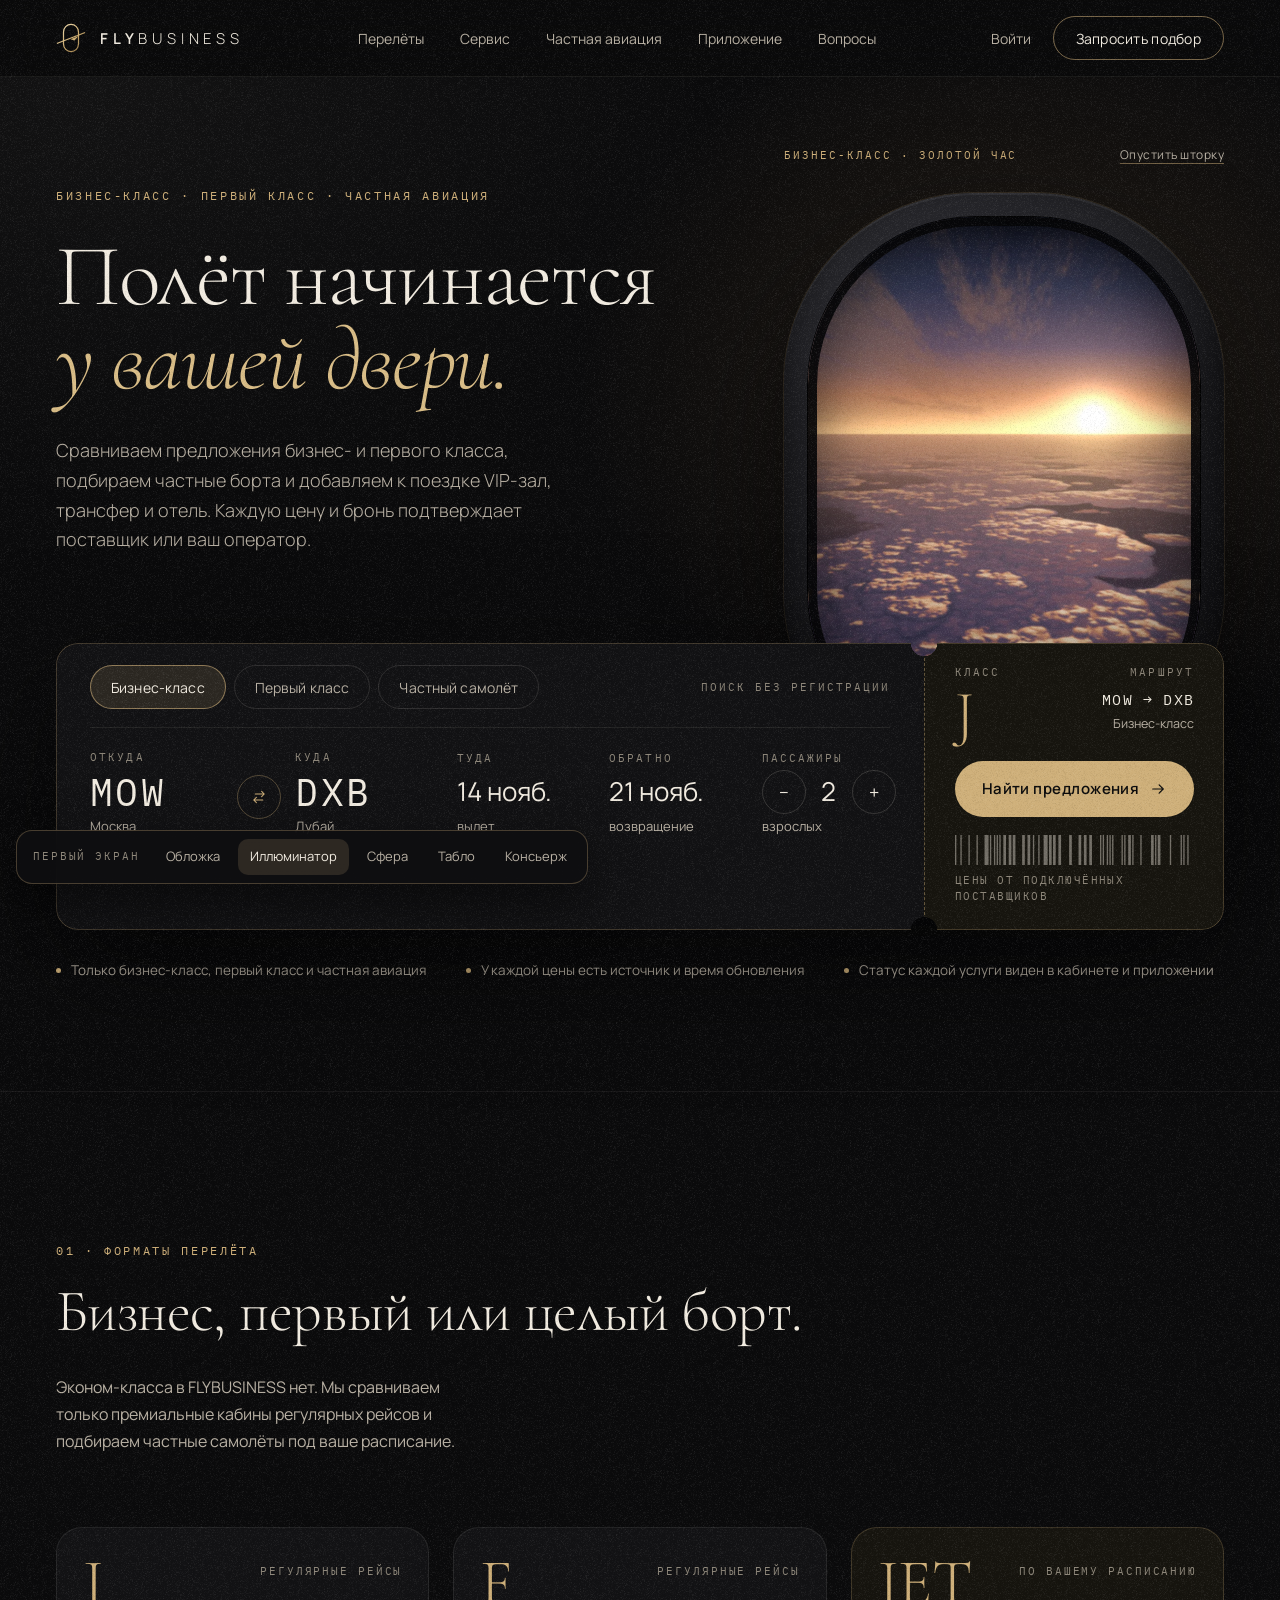
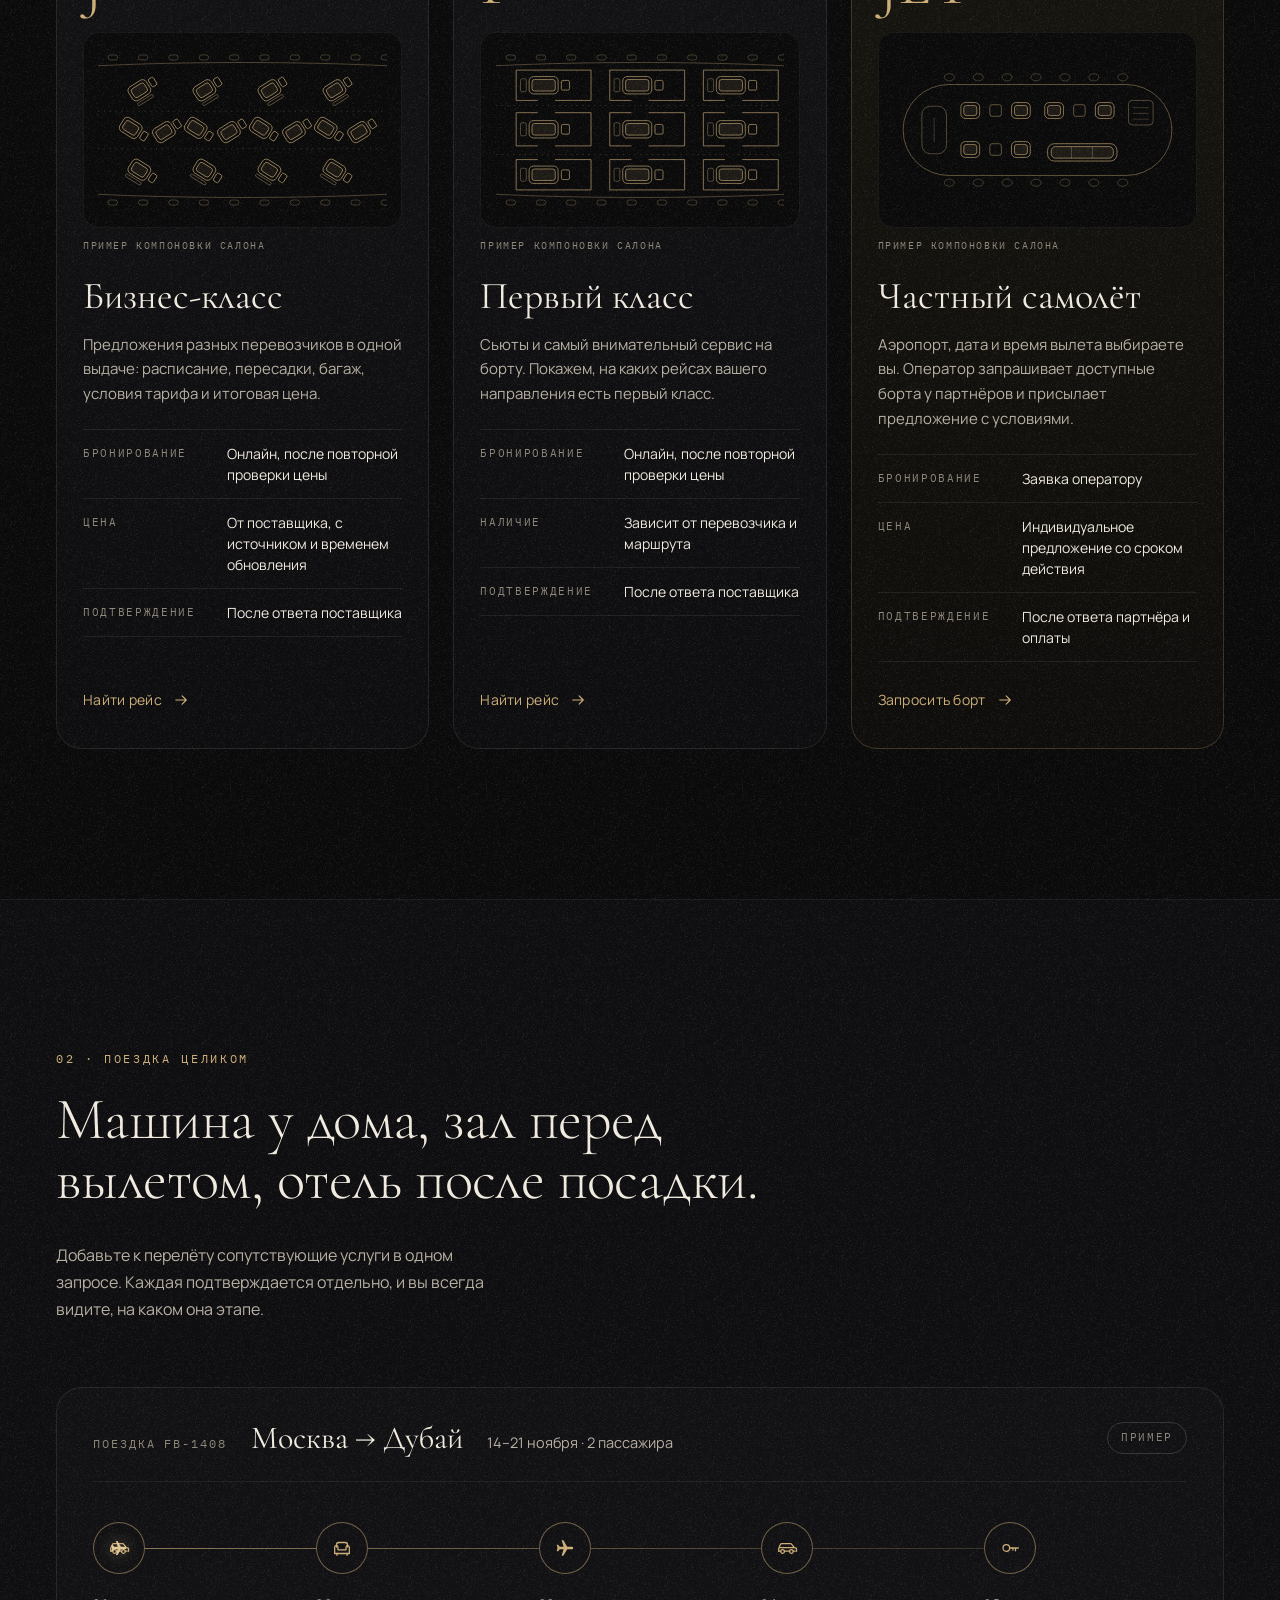
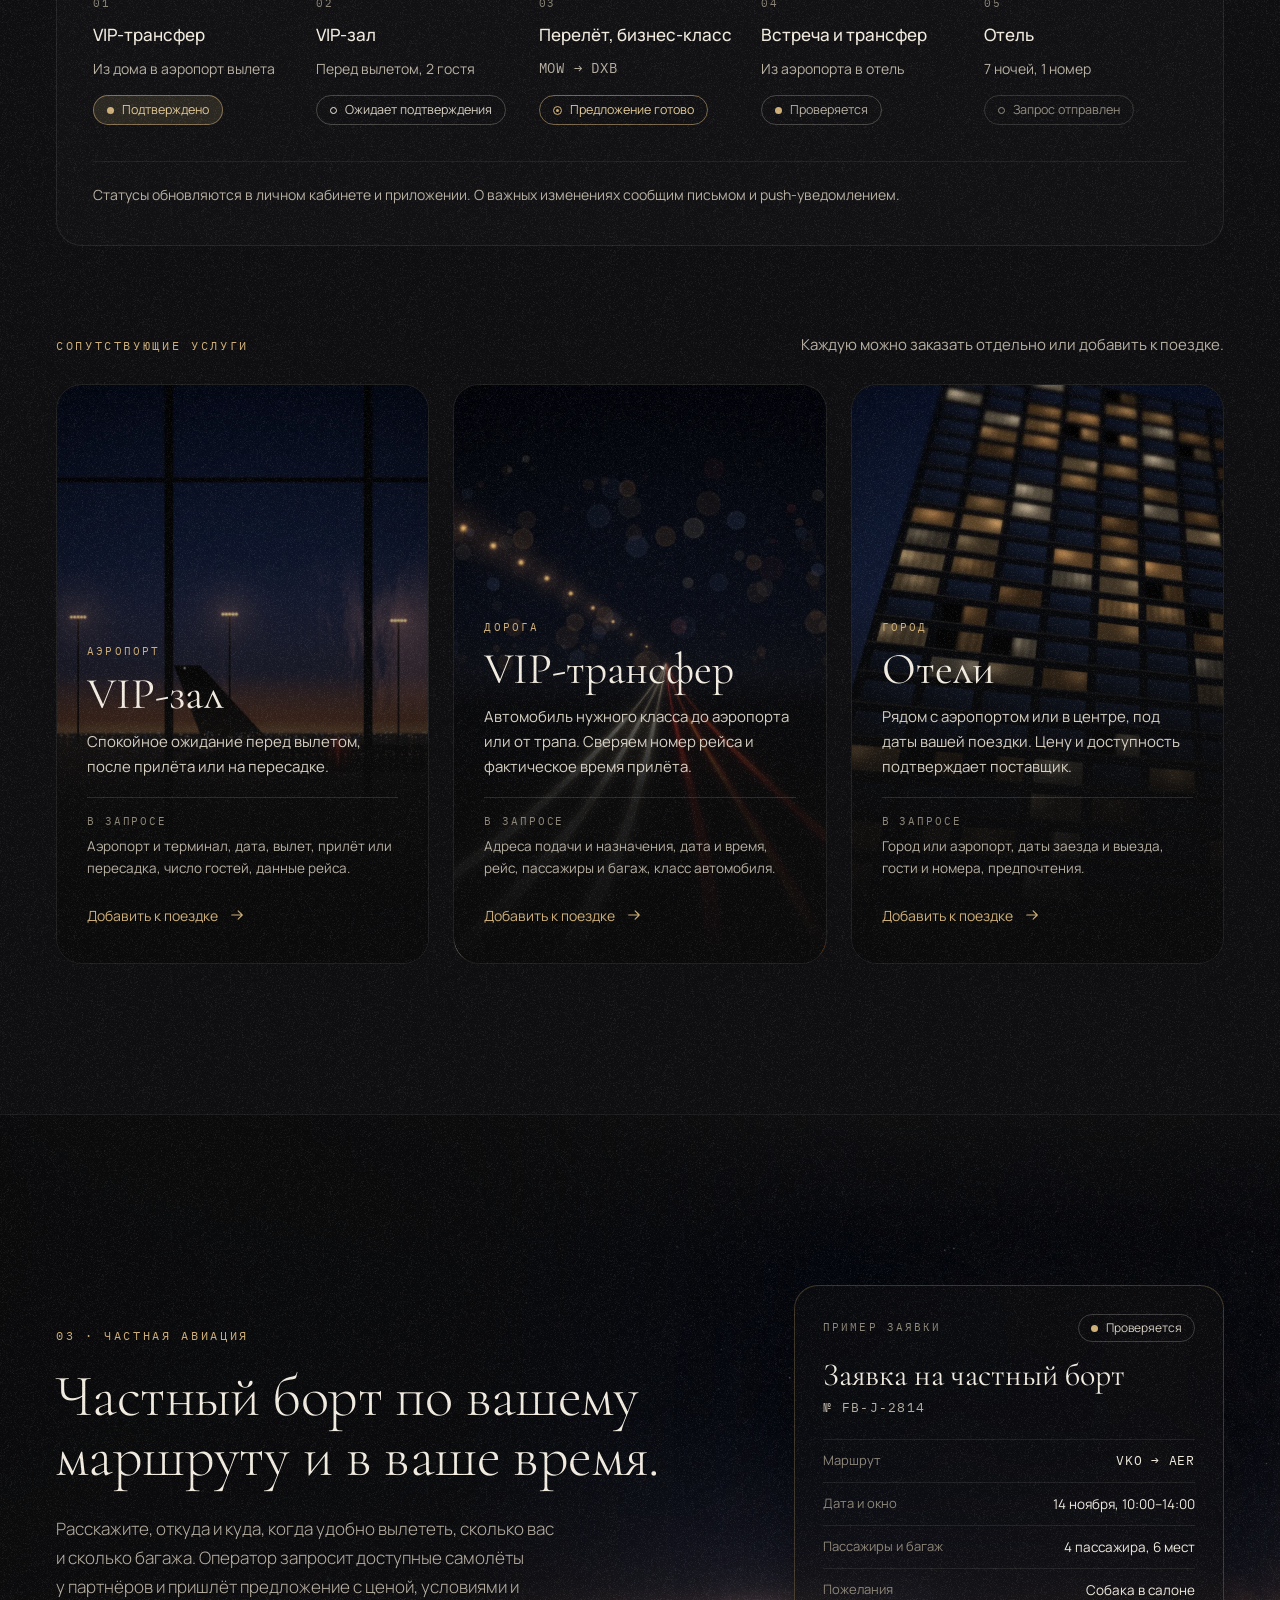
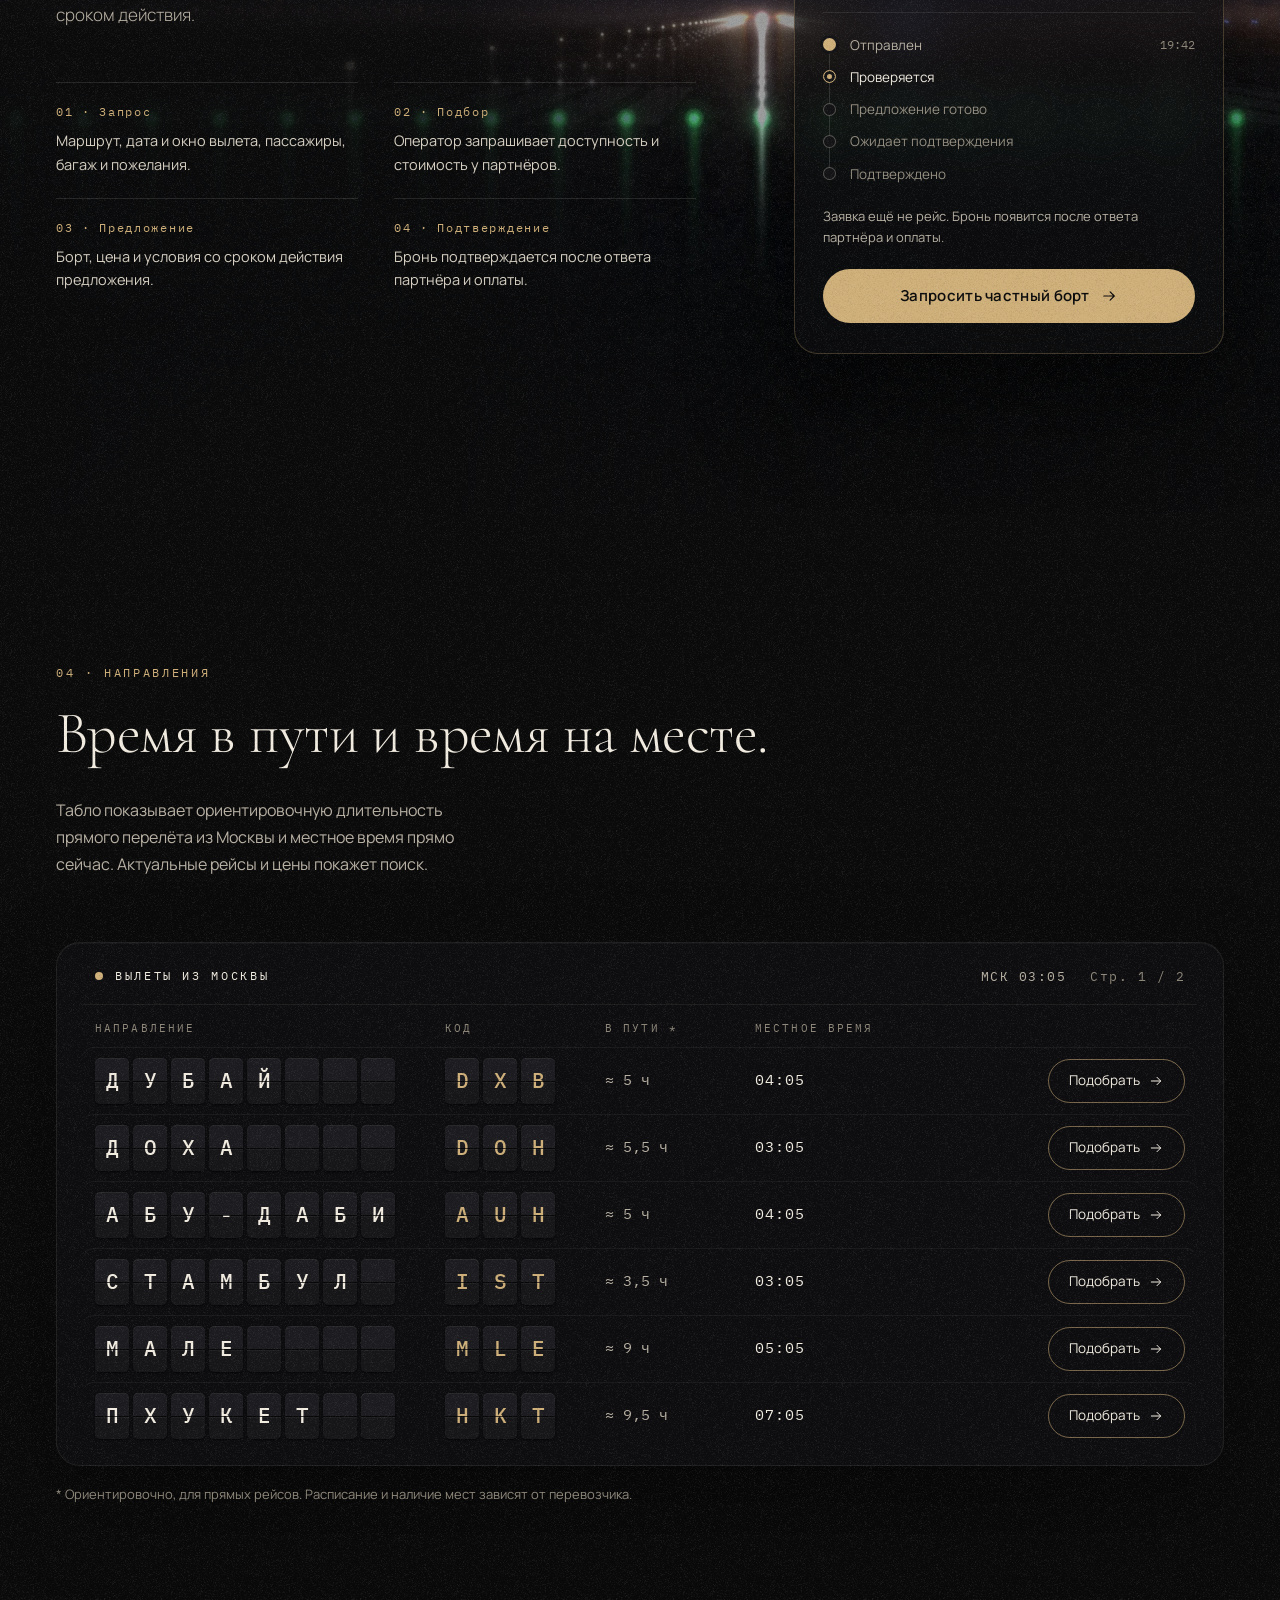
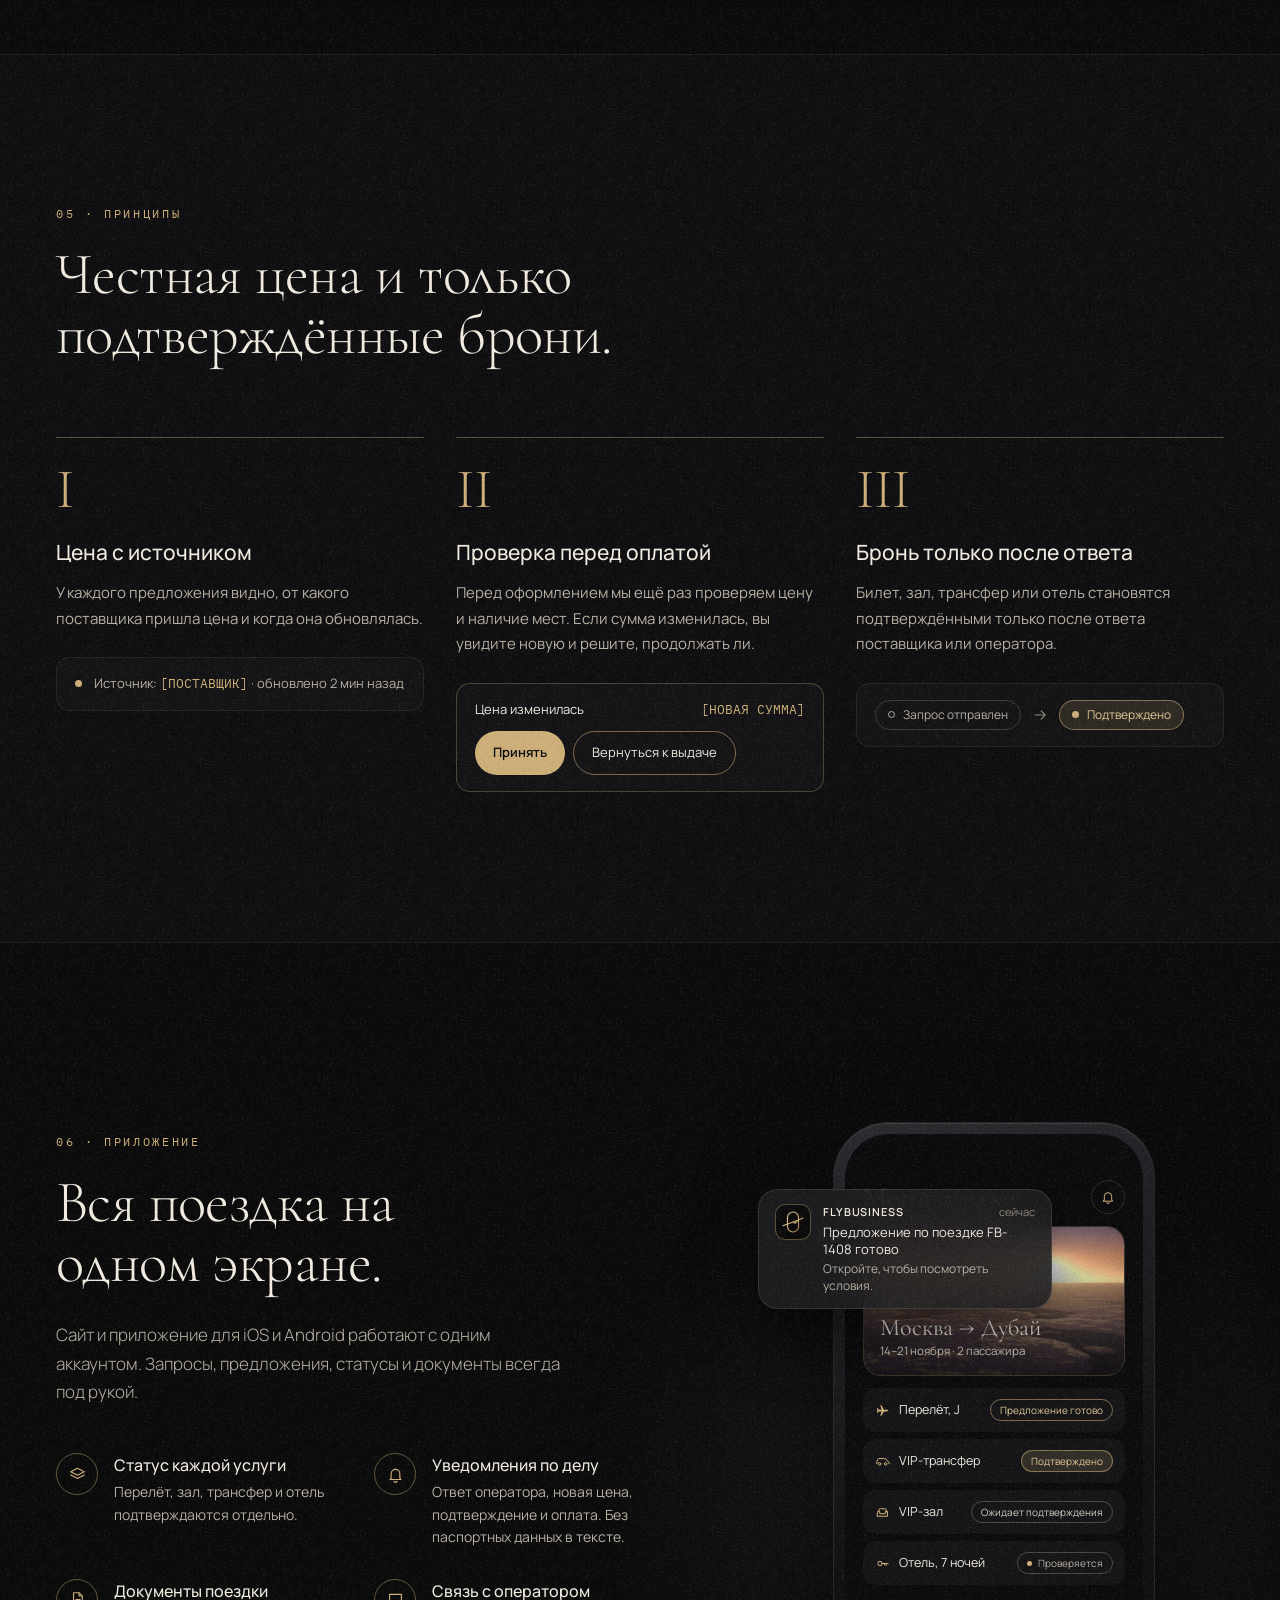
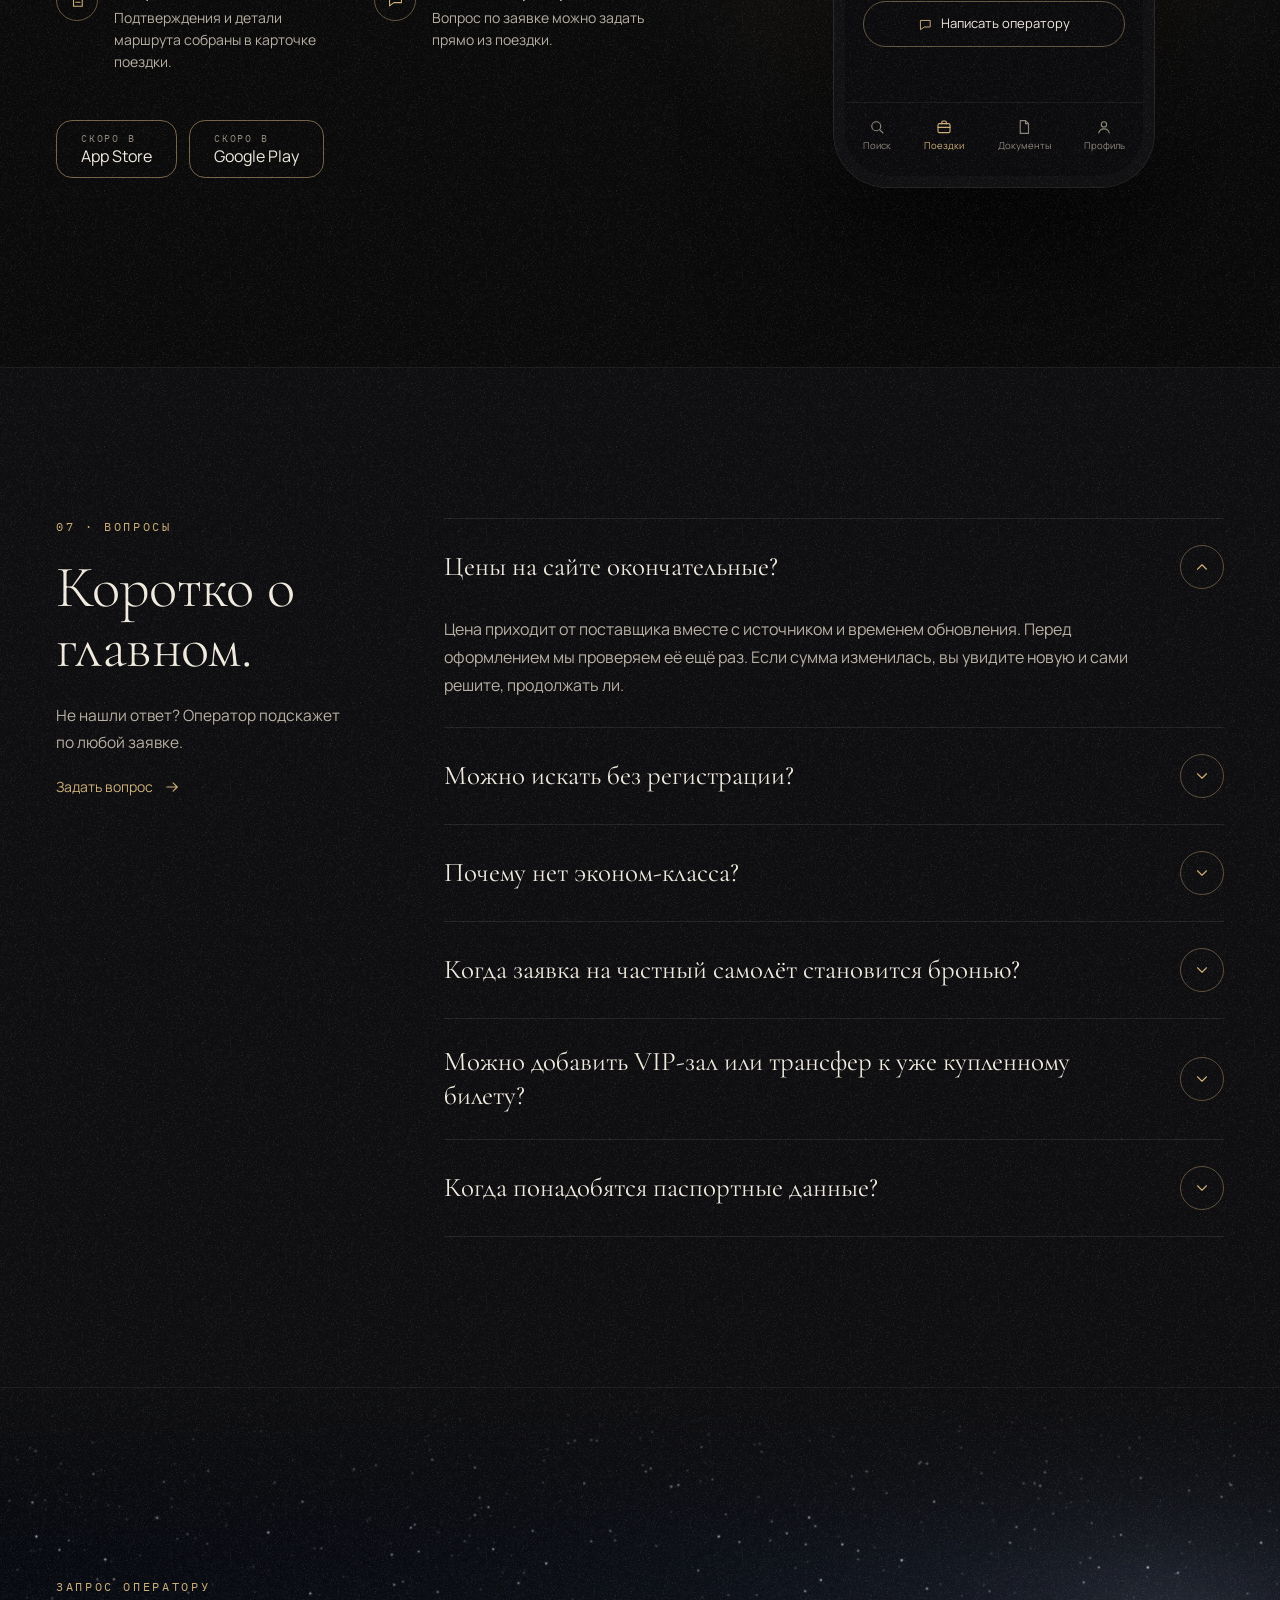
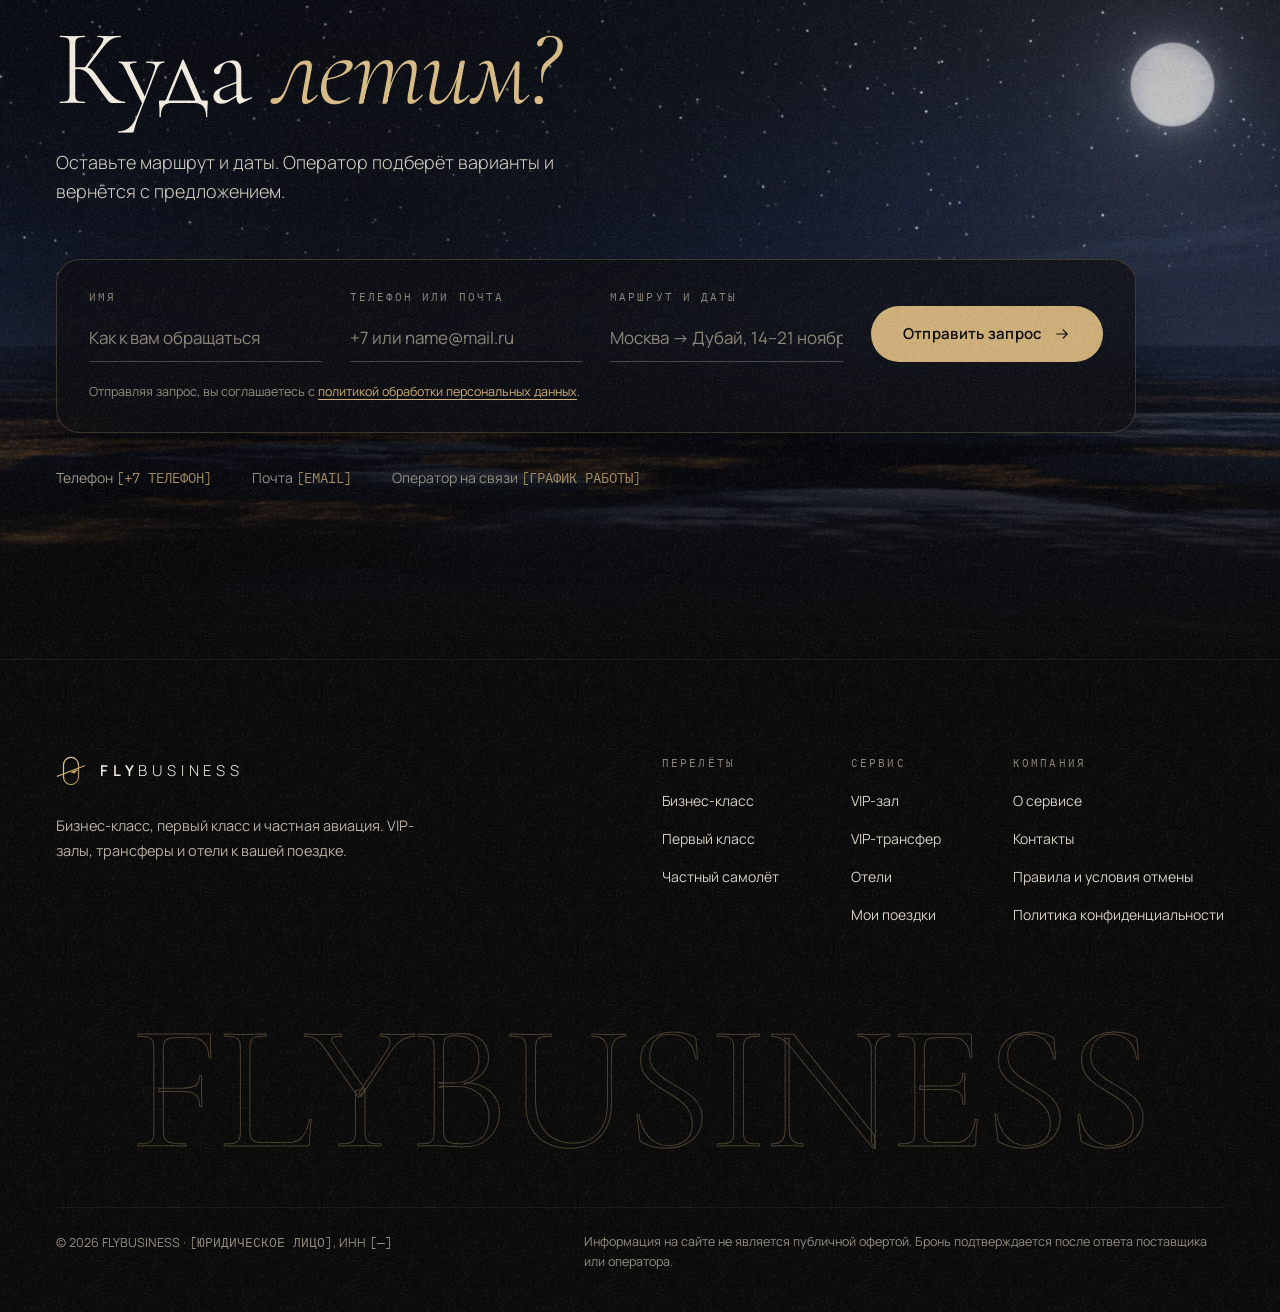
<file: porthole/index.html>
<!doctype html>
<html lang="ru" data-hero="porthole">
<head>
<meta charset="utf-8">
<meta name="viewport" content="width=device-width, initial-scale=1, viewport-fit=cover">
<title>FLYBUSINESS · бизнес-класс, первый класс и частная авиация</title>
<meta name="description" content="Сравниваем бизнес- и первый класс, подбираем частные борта и добавляем к поездке VIP-зал, трансфер и отель. Цены и брони подтверждает поставщик или оператор.">
<meta name="theme-color" content="#0B0B0C">
<meta property="og:type" content="website">
<meta property="og:locale" content="ru_RU">
<meta property="og:site_name" content="FLYBUSINESS">
<meta property="og:title" content="FLYBUSINESS · Полёт начинается у вашей двери">
<meta property="og:description" content="Сравниваем бизнес- и первый класс, подбираем частные борта и добавляем к поездке VIP-зал, трансфер и отель. Цены и брони подтверждает поставщик или оператор.">
<meta property="og:image" content="../assets/img/og/porthole.jpg">
<meta property="og:image:width" content="1200">
<meta property="og:image:height" content="630">
<meta name="twitter:card" content="summary_large_image">
<link rel="icon" href="../assets/img/favicon.svg" type="image/svg+xml">
<link rel="icon" href="../assets/img/favicon-32.png" sizes="32x32" type="image/png">
<link rel="apple-touch-icon" href="../assets/img/apple-touch-icon.png">
<link rel="preconnect" href="https://fonts.googleapis.com">
<link rel="preconnect" href="https://fonts.gstatic.com" crossorigin>
<link rel="stylesheet" href="https://fonts.googleapis.com/css2?family=Cormorant+Garamond:ital,wght@0,300;0,400;0,500;1,300;1,400&amp;family=IBM+Plex+Mono:wght@400;500&amp;family=Manrope:wght@300;400;500;600&amp;display=swap">
<link rel="stylesheet" href="../assets/css/site.css">
<script>
  /* Вариант первого экрана: ?hero=porthole|board|sphere|cover|concierge (иначе берётся из data-hero страницы) */
  (function () {
    var list = ['porthole', 'board', 'sphere', 'cover', 'concierge'];
    var m = /[?&]hero=([a-z]+)/.exec(location.search);
    var h = m && list.indexOf(m[1]) > -1 ? m[1] : document.documentElement.getAttribute('data-hero');
    document.documentElement.setAttribute('data-hero', list.indexOf(h) > -1 ? h : 'porthole');
  })();
</script>
<script src="../assets/js/site.js" defer></script>
</head>
<body>
<div id="top" class="fb">
<div class="fb-grain" aria-hidden="true"></div>

<header class="site-header">
<div class="fb-wrap" style="height: 76px; display: flex; align-items: center; justify-content: space-between; gap: 24px">
<a href="#top" aria-label="FLYBUSINESS, на главную" style="display: flex; align-items: center; gap: 14px; color: #F2ECE1">
<svg width="30" height="30" viewBox="0 0 32 32" fill="none" aria-hidden="true"><defs><linearGradient id="fbLogoA" x1="0" y1="0" x2="32" y2="32" gradientUnits="userSpaceOnUse"><stop offset="0" stop-color="#F4E4BE"/><stop offset="0.55" stop-color="#CFAE72"/><stop offset="1" stop-color="#8C6C3C"/></linearGradient></defs><rect x="8" y="1.5" width="16" height="29" rx="8" stroke="url(#fbLogoA)" stroke-width="1.3"/><path d="M1.5 21.6 30.5 10.4" stroke="url(#fbLogoA)" stroke-width="1.3" stroke-linecap="round"/><path d="m15.4 17.3 8.7-3.4-4.5 4.7z" fill="url(#fbLogoA)"/></svg>
<span class="fb-wordmark" style="font-size: 15px; letter-spacing: 0.32em; line-height: 1"><span style="font-weight: 600">FLY</span><span style="font-weight: 300">BUSINESS</span></span>
</a>
<nav class="fb-nav" aria-label="Основная навигация" style="display: flex; align-items: center; gap: 36px; font-size: 14px">
<a href="#flights">Перелёты</a>
<a href="#service">Сервис</a>
<a href="#private">Частная авиация</a>
<a href="#app">Приложение</a>
<a href="#faq">Вопросы</a>
</nav>
<div style="display: flex; align-items: center; gap: 22px">
<a href="#app" class="fb-hide-s fb-hov" style="min-height: 44px; display: inline-flex; align-items: center; font-size: 14px; color: #B9B1A4">Войти</a>
<a href="#request" class="fb-btn-line" style="height: 44px; padding: 0 22px; border-radius: 999px; display: inline-flex; align-items: center; font-size: 14px; letter-spacing: 0.02em"><span class="fb-cta-long">Запросить подбор</span><span class="fb-cta-short">Подбор</span></a>
</div>
</div>
</header>

<main>
<!-- ===================== ПЕРВЫЙ ЭКРАН 1 · ИЛЛЮМИНАТОР (по умолчанию) ===================== -->
<section id="hero-porthole" class="hero" aria-label="Поиск перелёта" style="position: relative; padding: 56px 0 110px">
<div aria-hidden="true" style="position: absolute; inset: 0; background: radial-gradient(640px 540px at 80% 30%, rgba(214,160,96,0.12), rgba(214,160,96,0) 70%), radial-gradient(900px 620px at 8% 0%, rgba(242,236,225,0.035), rgba(0,0,0,0) 70%); pointer-events: none"></div>
<div class="fb-wrap" style="position: relative">
<div class="fb-hero-grid">

<div class="fb-hero-text" style="padding-top: 54px">
<div class="fb-mono fb-rise" style="font-size: 12px; letter-spacing: 0.22em; text-transform: uppercase; color: #CFB07A">Бизнес-класс · Первый класс · Частная авиация</div>
<h1 class="fb-serif fb-rise fb-d1" style="margin: 30px 0 0; font-weight: 300; font-size: clamp(46px, 6.8vw, 98px); line-height: 0.96; letter-spacing: -0.015em; color: #F2ECE1; text-wrap: balance">Полёт начинается <span style="font-style: italic; color: #D9BD87">у вашей двери.</span></h1>
<p class="fb-rise fb-d2" style="margin: 34px 0 0; max-width: 540px; font-size: 18px; line-height: 1.65; font-weight: 300; color: #B9B1A4; text-wrap: pretty">Сравниваем предложения бизнес- и первого класса, подбираем частные борта и добавляем к поездке VIP-зал, трансфер и отель. Каждую цену и бронь подтверждает поставщик или ваш оператор.</p>
</div>

<div class="fb-hero-port fb-rise fb-d2">
<div style="display: flex; align-items: center; justify-content: space-between; gap: 16px; margin-bottom: 16px; min-height: 28px">
<span id="ph-sky-label" class="fb-mono" style="font-size: 11px; letter-spacing: 0.18em; text-transform: uppercase; color: #CFB07A">Бизнес-класс · золотой час</span>
<button type="button" id="ph-shade-btn" style="background: none; border: 0; padding: 8px 0; min-height: 44px; cursor: pointer; font-size: 12px; letter-spacing: 0.04em; color: #B9B1A4; text-decoration: underline; text-decoration-color: rgba(207,176,122,0.5); text-underline-offset: 4px">Поднять шторку</button>
</div>
<div style="position: relative; width: 100%; aspect-ratio: 440 / 590; border-radius: 190px; padding: 24px; background: linear-gradient(152deg, #2C2C31 0%, #19191C 46%, #0E0E10 100%); box-shadow: inset 0 2px 1px rgba(255,255,255,0.07), inset 0 -14px 34px rgba(0,0,0,0.6), 0 60px 120px rgba(0,0,0,0.6), 0 0 0 1px rgba(207,176,122,0.16)">
<div style="position: relative; width: 100%; height: 100%; border-radius: 168px; overflow: hidden; background: #05060A; box-shadow: 0 0 0 1px rgba(0,0,0,0.9)">
<img class="fb-sky ph-sky is-on" data-sky="business" src="../assets/img/sky-golden.webp" alt="Закат над облаками из иллюминатора">
<img class="fb-sky ph-sky" data-sky="first" src="../assets/img/sky-night.webp" alt="Ночной полёт: луна над облаками и огни городов">
<img class="fb-sky ph-sky" data-sky="private" src="../assets/img/sky-dawn.webp" alt="Рассвет над облаками">
<div aria-hidden="true" style="position: absolute; left: 50%; bottom: 13%; width: 5px; height: 5px; margin-left: -2px; border-radius: 50%; background: rgba(0,0,0,0.55); box-shadow: 0 0 0 1px rgba(255,255,255,0.08)"></div>
<div id="ph-shade" class="ph-shade" aria-hidden="true">
<div style="position: absolute; left: 0; right: 0; bottom: 0; height: 26px; background: linear-gradient(180deg, #232327, #151517); border-top: 1px solid rgba(255,255,255,0.06)"></div>
<div style="position: absolute; left: 50%; bottom: 8px; width: 64px; height: 8px; margin-left: -32px; border-radius: 6px; background: #0C0C0E; box-shadow: inset 0 1px 0 rgba(255,255,255,0.08)"></div>
</div>
<div aria-hidden="true" style="position: absolute; inset: 0; background: linear-gradient(118deg, rgba(255,255,255,0.12) 0%, rgba(255,255,255,0) 30%, rgba(255,255,255,0) 72%, rgba(255,255,255,0.05) 100%); pointer-events: none"></div>
<div aria-hidden="true" style="position: absolute; inset: 0; border-radius: 168px; box-shadow: inset 0 0 60px 12px rgba(0,0,0,0.55), inset 0 0 0 9px rgba(10,10,12,0.92); pointer-events: none"></div>
</div>
</div>
</div>

<div class="fb-hero-ticket fb-rise fb-d3" data-search-anchor>
<div class="fb-tk">
<div class="fb-tk-main" style="padding: 22px 34px 30px">
<div style="display: flex; flex-wrap: wrap; align-items: center; justify-content: space-between; gap: 14px; padding-bottom: 18px; border-bottom: 1px solid rgba(242,236,225,0.08)">
<div role="group" aria-label="Формат перелёта" style="display: flex; flex-wrap: wrap; gap: 8px">
<button type="button" class="fb-tab is-on" data-mode="business" aria-pressed="true" style="height: 44px; padding: 0 20px; border-radius: 999px; cursor: pointer; font-size: 14px; letter-spacing: 0.01em">Бизнес-класс</button>
<button type="button" class="fb-tab" data-mode="first" aria-pressed="false" style="height: 44px; padding: 0 20px; border-radius: 999px; cursor: pointer; font-size: 14px; letter-spacing: 0.01em">Первый класс</button>
<button type="button" class="fb-tab" data-mode="private" aria-pressed="false" style="height: 44px; padding: 0 20px; border-radius: 999px; cursor: pointer; font-size: 14px; letter-spacing: 0.01em">Частный самолёт</button>
</div>
<span class="fb-mono" style="font-size: 11px; letter-spacing: 0.18em; text-transform: uppercase; color: #8E877A">Поиск без регистрации</span>
</div>
<div class="fb-fields" style="padding-top: 22px">
<div class="fb-route">
<div class="fb-field" style="flex: 1 1 0; min-width: 0; display: flex; flex-direction: column; gap: 4px">
<label for="ph-from" class="fb-mono fb-flab" style="font-size: 10.5px; letter-spacing: 0.2em; text-transform: uppercase; color: #8E877A; transition: color .3s">Откуда</label>
<input id="ph-from" class="fb-mono fb-code fb-code-in" value="MOW" maxlength="3" autocomplete="off" spellcheck="false" aria-describedby="ph-from-city" style="width: 100%; background: transparent; border: 0; padding: 0; line-height: 1.15; letter-spacing: 0.06em; color: #F2ECE1; text-transform: uppercase">
<span id="ph-from-city" style="font-size: 13px; color: #B9B1A4; white-space: nowrap; overflow: hidden; text-overflow: ellipsis">Москва</span>
</div>
<button type="button" id="ph-swap" aria-label="Поменять города местами" class="fb-step" style="flex: none; width: 44px; height: 44px; margin-bottom: 18px; border-radius: 50%; border: 1px solid rgba(207,176,122,0.35); background: transparent; color: #CFB07A; display: flex; align-items: center; justify-content: center; cursor: pointer"><svg width="18" height="18" viewBox="0 0 24 24" fill="none" stroke="currentColor" stroke-width="1.4" stroke-linecap="round" stroke-linejoin="round" aria-hidden="true"><path d="M7 8h12M15.5 4.5 19 8l-3.5 3.5M17 16H5M8.5 12.5 5 16l3.5 3.5"/></svg></button>
<div class="fb-field" style="flex: 1 1 0; min-width: 0; display: flex; flex-direction: column; gap: 4px">
<label for="ph-to" class="fb-mono fb-flab" style="font-size: 10.5px; letter-spacing: 0.2em; text-transform: uppercase; color: #8E877A; transition: color .3s">Куда</label>
<input id="ph-to" class="fb-mono fb-code fb-code-in" value="DXB" maxlength="3" autocomplete="off" spellcheck="false" aria-describedby="ph-to-city" style="width: 100%; background: transparent; border: 0; padding: 0; line-height: 1.15; letter-spacing: 0.06em; color: #F2ECE1; text-transform: uppercase">
<span id="ph-to-city" style="font-size: 13px; color: #B9B1A4; white-space: nowrap; overflow: hidden; text-overflow: ellipsis">Дубай</span>
</div>
</div>
<div class="fb-when">
<div class="fb-field" style="min-width: 0; display: flex; flex-direction: column; gap: 4px">
<label id="ph-f3-label" for="ph-f3" class="fb-mono fb-flab" style="font-size: 10.5px; letter-spacing: 0.2em; text-transform: uppercase; color: #8E877A; transition: color .3s">Туда</label>
<input id="ph-f3" class="fb-code" value="14 нояб." autocomplete="off" style="width: 100%; background: transparent; border: 0; padding: 0; font-size: 26px; line-height: 1.66; color: #F2ECE1">
<span id="ph-f3-sub" style="font-size: 13px; color: #B9B1A4">вылет</span>
</div>
<div class="fb-field" style="min-width: 0; display: flex; flex-direction: column; gap: 4px">
<label id="ph-f4-label" for="ph-f4" class="fb-mono fb-flab" style="font-size: 10.5px; letter-spacing: 0.2em; text-transform: uppercase; color: #8E877A; transition: color .3s">Обратно</label>
<input id="ph-f4" class="fb-code" value="21 нояб." autocomplete="off" style="width: 100%; background: transparent; border: 0; padding: 0; font-size: 26px; line-height: 1.66; color: #F2ECE1">
<span id="ph-f4-sub" style="font-size: 13px; color: #B9B1A4">возвращение</span>
</div>
<div class="fb-field" role="group" aria-labelledby="ph-pax-l" style="min-width: 0; display: flex; flex-direction: column; gap: 4px">
<span id="ph-pax-l" class="fb-mono fb-flab" style="font-size: 10.5px; letter-spacing: 0.2em; text-transform: uppercase; color: #8E877A">Пассажиры</span>
<div style="display: flex; align-items: center; gap: 10px; height: 43px">
<button type="button" data-ph-pax="-1" aria-label="Меньше пассажиров" class="fb-step" style="flex: none; width: 44px; height: 44px; border-radius: 50%; border: 1px solid rgba(242,236,225,0.16); background: transparent; color: #F2ECE1; cursor: pointer; font-size: 18px; line-height: 1">−</button>
<span id="ph-pax" aria-live="polite" style="min-width: 26px; text-align: center; font-size: 26px; color: #F2ECE1">2</span>
<button type="button" data-ph-pax="1" aria-label="Больше пассажиров" class="fb-step" style="flex: none; width: 44px; height: 44px; border-radius: 50%; border: 1px solid rgba(242,236,225,0.16); background: transparent; color: #F2ECE1; cursor: pointer; font-size: 18px; line-height: 1">+</button>
</div>
<span id="ph-pax-word" style="font-size: 13px; color: #B9B1A4">взрослых</span>
</div>
</div>
</div>
</div>
<div class="fb-tk-stub" style="padding: 22px 30px 26px; display: flex; flex-direction: column; justify-content: space-between; gap: 18px">
<div style="display: flex; justify-content: space-between; align-items: flex-start; gap: 16px">
<div>
<div class="fb-mono" style="font-size: 10.5px; letter-spacing: 0.2em; text-transform: uppercase; color: #8E877A">Класс</div>
<div id="ph-class-code" class="fb-serif" style="margin-top: 2px; font-size: 60px; line-height: 1; font-weight: 300; color: #CFB07A">J</div>
</div>
<div style="text-align: right">
<div class="fb-mono" style="font-size: 10.5px; letter-spacing: 0.2em; text-transform: uppercase; color: #8E877A">Маршрут</div>
<div id="ph-route" class="fb-mono" style="margin-top: 8px; font-size: 15px; letter-spacing: 0.08em; color: #F2ECE1">MOW → DXB</div>
<div id="ph-class-name" style="margin-top: 4px; font-size: 12.5px; color: #B9B1A4">Бизнес-класс</div>
</div>
</div>
<button type="button" id="ph-cta" class="fb-btn-gold" style="width: 100%; height: 56px; border: 0; border-radius: 999px; cursor: pointer; font-size: 15px; font-weight: 600; letter-spacing: 0.03em; display: flex; align-items: center; justify-content: center; gap: 10px"><span id="ph-cta-label">Найти предложения</span><svg width="18" height="18" viewBox="0 0 24 24" fill="none" stroke="currentColor" stroke-width="1.6" stroke-linecap="round" stroke-linejoin="round" aria-hidden="true"><path d="M5 12h14M13.5 6.5 19 12l-5.5 5.5"/></svg></button>
<div style="display: flex; flex-direction: column; gap: 8px; color: rgba(242,236,225,0.42)">
<svg class="fb-barcode" viewBox="0 0 178 34" width="100%" height="30" fill="currentColor" aria-hidden="true" preserveAspectRatio="none"><rect x="0" y="0" width="1" height="34"/><rect x="4" y="0" width="1" height="34"/><rect x="10" y="0" width="1" height="34"/><rect x="16" y="0" width="1" height="34"/><rect x="22" y="0" width="3" height="34"/><rect x="26" y="0" width="1" height="34"/><rect x="29" y="0" width="1" height="34"/><rect x="31" y="0" width="1" height="34"/><rect x="33" y="0" width="1" height="34"/><rect x="36" y="0" width="2" height="34"/><rect x="40" y="0" width="2" height="34"/><rect x="43" y="0" width="2" height="34"/><rect x="50" y="0" width="2" height="34"/><rect x="54" y="0" width="2" height="34"/><rect x="58" y="0" width="1" height="34"/><rect x="62" y="0" width="1" height="34"/><rect x="66" y="0" width="3" height="34"/><rect x="70" y="0" width="2" height="34"/><rect x="73" y="0" width="2" height="34"/><rect x="77" y="0" width="2" height="34"/><rect x="85" y="0" width="2" height="34"/><rect x="92" y="0" width="2" height="34"/><rect x="96" y="0" width="2" height="34"/><rect x="100" y="0" width="2" height="34"/><rect x="108" y="0" width="1" height="34"/><rect x="110" y="0" width="1" height="34"/><rect x="113" y="0" width="1" height="34"/><rect x="115" y="0" width="1" height="34"/><rect x="117" y="0" width="1" height="34"/><rect x="124" y="0" width="1" height="34"/><rect x="126" y="0" width="1" height="34"/><rect x="129" y="0" width="2" height="34"/><rect x="132" y="0" width="1" height="34"/><rect x="138" y="0" width="1" height="34"/><rect x="146" y="0" width="2" height="34"/><rect x="149" y="0" width="1" height="34"/><rect x="151" y="0" width="2" height="34"/><rect x="160" y="0" width="1" height="34"/><rect x="168" y="0" width="1" height="34"/><rect x="170" y="0" width="1" height="34"/><rect x="173" y="0" width="1" height="34"/></svg>
<span id="ph-cta-note" class="fb-mono" style="font-size: 10.5px; letter-spacing: 0.14em; text-transform: uppercase; color: #8E877A">Цены от подключённых поставщиков</span>
</div>
</div>
</div>

<div id="ph-loading" class="fb-rise" role="status" hidden style="margin-top: 18px; padding: 22px 30px; border-radius: 18px; background: #111113; border: 1px solid rgba(207,176,122,0.22); flex-direction: column; gap: 14px">
<div style="display: flex; flex-wrap: wrap; align-items: center; justify-content: space-between; gap: 12px">
<span style="font-size: 15px; color: #F2ECE1">Запрашиваем предложения поставщиков</span>
<span class="fb-mono ph-summary" style="font-size: 12px; letter-spacing: 0.08em; color: #B9B1A4"></span>
</div>
<div style="position: relative; height: 2px; margin-top: 14px; overflow: hidden; background: rgba(242,236,225,0.08); border-radius: 2px"><div class="fb-scan" style="position: absolute; top: 0; left: 0; width: 40%; height: 100%; background: linear-gradient(90deg, rgba(207,176,122,0), #CFB07A, rgba(207,176,122,0))"></div></div>
</div>
<div id="ph-done" class="fb-rise" role="status" hidden style="margin-top: 18px; padding: 26px 30px; border-radius: 18px; background: #111113; border: 1px solid rgba(207,176,122,0.22)">
<div style="display: flex; flex-wrap: wrap; align-items: center; justify-content: space-between; gap: 22px">
<div style="flex: 1 1 520px; min-width: 0">
<div class="fb-mono ph-summary" style="font-size: 11px; letter-spacing: 0.18em; text-transform: uppercase; color: #CFB07A"></div>
<div style="margin-top: 10px; font-size: 17px; color: #F2ECE1">Тарифы поставщика подключаются на этапе MVP.</div>
<div style="margin-top: 6px; font-size: 14.5px; line-height: 1.6; color: #B9B1A4; max-width: 640px">Прототип не показывает вымышленные цены. Отправьте запрос: оператор подберёт варианты вручную, а введённые данные сохранятся.</div>
</div>
<div style="display: flex; flex-wrap: wrap; gap: 12px">
<a href="#request" class="fb-btn-gold" style="height: 48px; padding: 0 24px; border-radius: 999px; display: inline-flex; align-items: center; font-size: 14px; font-weight: 600">Отправить запрос оператору</a>
<button type="button" data-ph-close class="fb-btn-line" style="height: 48px; padding: 0 22px; border-radius: 999px; cursor: pointer; font-size: 14px">Закрыть</button>
</div>
</div>
</div>
<div id="ph-private" class="fb-rise" role="status" hidden style="margin-top: 18px; padding: 26px 30px; border-radius: 18px; background: #111113; border: 1px solid rgba(207,176,122,0.22)">
<div style="display: flex; flex-wrap: wrap; align-items: center; justify-content: space-between; gap: 22px">
<div style="flex: 1 1 520px; min-width: 0">
<div style="display: flex; flex-wrap: wrap; align-items: center; gap: 12px">
<span class="fb-mono" style="font-size: 13px; letter-spacing: 0.1em; color: #F2ECE1">Заявка FB-J-2814</span>
<span style="display: inline-flex; align-items: center; gap: 8px; height: 28px; padding: 0 12px; border-radius: 999px; border: 1px solid rgba(242,236,225,0.2); font-size: 12.5px; color: #B9B1A4"><span style="width: 7px; height: 7px; border-radius: 50%; border: 1px solid #F2ECE1"></span>Отправлен</span>
</div>
<div style="margin-top: 10px; font-size: 14.5px; line-height: 1.6; color: #B9B1A4; max-width: 660px">Это ещё не рейс. Оператор запросит доступные борта у партнёров и пришлёт предложение с ценой, условиями и сроком действия. Статус заявки будет виден в кабинете и приложении.</div>
</div>
<button type="button" data-ph-close class="fb-btn-line" style="height: 48px; padding: 0 22px; border-radius: 999px; cursor: pointer; font-size: 14px">Понятно</button>
</div>
</div>

<div style="margin-top: 30px; display: flex; flex-wrap: wrap; gap: 14px 40px">
<div style="display: flex; align-items: center; gap: 10px; font-size: 13.5px; color: #B9B1A4"><span style="width: 5px; height: 5px; border-radius: 50%; background: #CFB07A; flex: none"></span>Только бизнес-класс, первый класс и частная авиация</div>
<div style="display: flex; align-items: center; gap: 10px; font-size: 13.5px; color: #B9B1A4"><span style="width: 5px; height: 5px; border-radius: 50%; background: #CFB07A; flex: none"></span>У каждой цены есть источник и время обновления</div>
<div style="display: flex; align-items: center; gap: 10px; font-size: 13.5px; color: #B9B1A4"><span style="width: 5px; height: 5px; border-radius: 50%; background: #CFB07A; flex: none"></span>Статус каждой услуги виден в кабинете и приложении</div>
</div>
</div>

</div>
</div>
</section>

<!-- ===================== ПЕРВЫЙ ЭКРАН 2 · ТАБЛО (?hero=board) ===================== -->
<section id="hero-board" class="hero hero-board" aria-labelledby="hb-title">
<div class="hb-bg" aria-hidden="true"></div>
<div class="fb-wrap hb-inner">
<div class="hb-eyebrow fb-rise">Бизнес-класс · Первый класс · Частная авиация</div>
<h1 id="hb-title" class="fb-sr">FLYBUSINESS: полёт начинается у вашей двери</h1>
<div class="hb-board fb-rise fb-d1">
<div class="hb-plate"><span>FLYBUSINESS · Вылеты</span><span class="hb-clock"><span class="hb-dot fb-blink"></span>МСК <span id="hb-msk">--:--</span></span></div>
<div class="hb-rows" id="hb-rows" aria-hidden="true"></div>
<p id="hb-board-text" class="fb-sr" aria-live="polite"></p>
<span class="hb-screw" aria-hidden="true" style="left: 12px; top: 12px"></span>
<span class="hb-screw" aria-hidden="true" style="right: 12px; top: 12px"></span>
<span class="hb-screw" aria-hidden="true" style="left: 12px; bottom: 12px"></span>
<span class="hb-screw" aria-hidden="true" style="right: 12px; bottom: 12px"></span>
</div>
<div class="hb-search fb-rise fb-d2" data-search-anchor>
<div class="hb-field"><label for="hb-from" class="hb-label">Откуда</label><input id="hb-from" class="hb-tin hb-tin-3" value="MOW" maxlength="3" autocomplete="off" spellcheck="false"></div>
<span class="hb-arrow" aria-hidden="true">→</span>
<div class="hb-field"><label for="hb-to" class="hb-label">Куда</label><input id="hb-to" class="hb-tin hb-tin-3" value="DXB" maxlength="3" autocomplete="off" spellcheck="false"></div>
<div class="hb-field"><span id="hb-cls-l" class="hb-label">Класс</span>
<div role="group" aria-labelledby="hb-cls-l" style="display: flex; gap: 4px">
<button type="button" class="hb-cls is-on" data-mode="business" aria-pressed="true" aria-label="Бизнес-класс">J</button>
<button type="button" class="hb-cls" data-mode="first" aria-pressed="false" aria-label="Первый класс">F</button>
<button type="button" class="hb-cls" data-mode="private" aria-pressed="false" aria-label="Частный самолёт">JET</button>
</div>
</div>
<div class="hb-field"><label for="hb-date" class="hb-label">Дата</label><input id="hb-date" class="hb-tin hb-tin-5" value="14.11" maxlength="5" autocomplete="off" spellcheck="false" inputmode="numeric"></div>
<div class="hb-field" role="group" aria-labelledby="hb-pax-l"><span id="hb-pax-l" class="hb-label">Пассажиры</span>
<div style="display: flex; align-items: center; gap: 8px">
<button type="button" data-hb-pax="-1" aria-label="Меньше пассажиров" class="fb-step" style="width: 44px; height: 44px; border-radius: 50%; border: 1px solid rgba(242,236,225,0.16); background: transparent; cursor: pointer; font-size: 18px">−</button>
<span id="hb-pax" class="hb-tin hb-tin-2" aria-live="polite">02</span>
<button type="button" data-hb-pax="1" aria-label="Больше пассажиров" class="fb-step" style="width: 44px; height: 44px; border-radius: 50%; border: 1px solid rgba(242,236,225,0.16); background: transparent; cursor: pointer; font-size: 18px">+</button>
</div>
</div>
<button type="button" id="hb-go" class="hb-go fb-btn-gold"><span id="hb-go-label">Найти рейсы</span><svg width="18" height="18" viewBox="0 0 24 24" fill="none" stroke="currentColor" stroke-width="1.6" stroke-linecap="round" stroke-linejoin="round" aria-hidden="true"><path d="M5 12h14M13.5 6.5 19 12l-5.5 5.5"/></svg></button>
</div>
<div id="hb-status" class="hb-status" role="status"></div>
<p class="hb-lead fb-rise fb-d3">Сравниваем бизнес- и первый класс, подбираем частные борта и добавляем к поездке VIP-зал, трансфер и отель. Каждую цену и бронь подтверждает поставщик или ваш оператор.</p>
<ul class="hb-bullets">
<li>Без эконом-класса</li>
<li>Цена с источником и временем обновления</li>
<li>Статус каждой услуги в приложении</li>
</ul>
</div>
</section>

<!-- ===================== ПЕРВЫЙ ЭКРАН 3 · НАВИГАЦИОННАЯ СФЕРА (?hero=sphere) ===================== -->
<section id="hero-sphere" class="hero hero-sphere" aria-labelledby="hs-title">
<img class="hs-stars" src="../assets/img/stars.webp" alt="" aria-hidden="true" loading="lazy">
<div class="hs-shade" aria-hidden="true"></div>
<div class="fb-wrap hs-grid">
<div class="hs-text">
<div class="fb-mono fb-rise" style="font-size: 12px; letter-spacing: 0.24em; text-transform: uppercase; color: #CFB07A">Бизнес-класс · Первый класс · Частная авиация</div>
<h1 id="hs-title" class="fb-serif fb-rise fb-d1" style="margin: 26px 0 0; font-weight: 300; font-size: clamp(46px, 5.2vw, 74px); line-height: 0.98; letter-spacing: -0.015em; text-wrap: balance">Выберите город. <span style="display: block; font-style: italic; color: #D9BD87">Остальное соберём&nbsp;мы.</span></h1>
<p class="fb-rise fb-d2" style="margin: 28px 0 0; max-width: 520px; font-size: 17px; line-height: 1.65; font-weight: 300; color: #B9B1A4">Бизнес-класс, первый класс или частный борт, а к ним VIP-зал, трансфер и отель. Цены и брони подтверждает поставщик или ваш оператор.</p>
<div id="hs-chips" class="fb-rise fb-d3" role="group" aria-label="Популярные направления" style="margin-top: 34px; display: flex; flex-wrap: wrap; gap: 10px">
<button type="button" class="hs-chip is-on" data-i="0" aria-pressed="true"><span class="fb-mono" style="font-size: 11px; letter-spacing: 0.1em; opacity: 0.8">DXB</span>Дубай</button>
<button type="button" class="hs-chip" data-i="1" aria-pressed="false"><span class="fb-mono" style="font-size: 11px; letter-spacing: 0.1em; opacity: 0.8">MLE</span>Мале</button>
<button type="button" class="hs-chip" data-i="2" aria-pressed="false"><span class="fb-mono" style="font-size: 11px; letter-spacing: 0.1em; opacity: 0.8">HKT</span>Пхукет</button>
<button type="button" class="hs-chip" data-i="3" aria-pressed="false"><span class="fb-mono" style="font-size: 11px; letter-spacing: 0.1em; opacity: 0.8">PEK</span>Пекин</button>
<button type="button" class="hs-chip" data-i="4" aria-pressed="false"><span class="fb-mono" style="font-size: 11px; letter-spacing: 0.1em; opacity: 0.8">IST</span>Стамбул</button>
<button type="button" class="hs-chip" data-i="5" aria-pressed="false"><span class="fb-mono" style="font-size: 11px; letter-spacing: 0.1em; opacity: 0.8">AER</span>Сочи</button>
</div>
</div>
<div class="hs-globe-col">
<div class="hs-globe" id="hs-globe">
<div class="hs-body" aria-hidden="true"></div>
<img src="../assets/img/graticule.svg" alt="" aria-hidden="true" loading="lazy">
<svg id="hs-svg" viewBox="0 0 1000 1000" role="img" aria-label="Маршруты из Москвы к популярным направлениям"></svg>
<div id="hs-card" class="hs-card" role="status" aria-live="polite">
<div style="display: flex; justify-content: space-between; align-items: baseline; gap: 10px">
<span id="hs-card-name" class="fb-serif" style="font-size: 30px; line-height: 1">Дубай</span>
<span id="hs-card-code" class="fb-mono" style="font-size: 12px; letter-spacing: 0.14em; color: #CFB07A">DXB</span>
</div>
<div style="margin-top: 12px; padding-top: 12px; border-top: 1px solid rgba(242,236,225,0.1); display: grid; grid-template-columns: 1fr 1fr; gap: 12px">
<div><div class="fb-mono" style="font-size: 10px; letter-spacing: 0.18em; text-transform: uppercase; color: #8E877A">В пути</div><div id="hs-card-dur" style="margin-top: 4px; font-size: 15px">≈ 5 ч</div></div>
<div><div class="fb-mono" style="font-size: 10px; letter-spacing: 0.18em; text-transform: uppercase; color: #8E877A">Сейчас там</div><div id="hs-card-time" class="fb-mono" style="margin-top: 4px; font-size: 15px">--:--</div></div>
</div>
</div>
</div>
</div>
<div class="hs-search fb-rise fb-d4" data-search-anchor>
<div class="hs-cell">
<div class="fb-mono" style="font-size: 10px; letter-spacing: 0.2em; text-transform: uppercase; color: #8E877A">Откуда</div>
<div class="fb-mono" style="margin-top: 4px; font-size: 22px; letter-spacing: 0.06em">MOW</div>
<div style="font-size: 12.5px; color: #B9B1A4">Москва</div>
</div>
<div class="hs-cell">
<div class="fb-mono" style="font-size: 10px; letter-spacing: 0.2em; text-transform: uppercase; color: #8E877A">Куда</div>
<div id="hs-to-code" class="fb-mono" style="margin-top: 4px; font-size: 22px; letter-spacing: 0.06em; color: #E4CB98">DXB</div>
<div id="hs-to-name" style="font-size: 12.5px; color: #B9B1A4">Дубай</div>
</div>
<div class="hs-cell">
<label for="hs-date" class="fb-mono" style="font-size: 10px; letter-spacing: 0.2em; text-transform: uppercase; color: #8E877A">Дата</label>
<input id="hs-date" class="hs-in" value="14 нояб." autocomplete="off" style="margin-top: 4px; width: 120px; background: transparent; border: 0; padding: 0; font-size: 20px; line-height: 1.4; color: #F2ECE1">
<span style="font-size: 12.5px; color: #B9B1A4">вылет</span>
</div>
<div class="hs-cell hs-cell-cls">
<span id="hs-cls-l" class="fb-mono" style="font-size: 10px; letter-spacing: 0.2em; text-transform: uppercase; color: #8E877A">Класс</span>
<div role="group" aria-labelledby="hs-cls-l" style="display: flex; gap: 4px">
<button type="button" class="hs-seg is-on" data-mode="business" aria-pressed="true">Бизнес</button>
<button type="button" class="hs-seg" data-mode="first" aria-pressed="false">Первый</button>
<button type="button" class="hs-seg" data-mode="private" aria-pressed="false">Частный</button>
</div>
</div>
<button type="button" id="hs-go" class="fb-btn-gold" style="margin: 12px; padding: 0 24px; border: 0; border-radius: 14px; cursor: pointer; font-size: 15px; font-weight: 600; display: flex; align-items: center; justify-content: center; gap: 10px; white-space: nowrap"><span id="hs-go-label">Найти рейсы</span><svg width="18" height="18" viewBox="0 0 24 24" fill="none" stroke="currentColor" stroke-width="1.6" stroke-linecap="round" stroke-linejoin="round" aria-hidden="true"><path d="M5 12h14M13.5 6.5 19 12l-5.5 5.5"/></svg></button>
</div>
<div id="hs-status" class="hs-status" role="status"></div>
</div>
</section>

<!-- ===================== ПЕРВЫЙ ЭКРАН 4 · ОБЛОЖКА (?hero=cover) ===================== -->
<section id="hero-cover" class="hero hero-cover" aria-labelledby="hc-title">
<div class="hc-stage">
<img class="hc-sky" src="../assets/img/cover-sky.webp" alt="Закат над облаками" loading="lazy">
<div class="hc-scrim-top" aria-hidden="true"></div>
<div class="hc-mast" aria-hidden="true">FLYBUSINESS</div>
<img class="hc-wing" src="../assets/img/cover-wing.webp" alt="Крыло самолёта на фоне заката" loading="lazy">
<div class="hc-scrim-bottom" aria-hidden="true"></div>
</div>
<div class="hc-ui">
<div class="hc-issue fb-rise fb-d3"><span>Бизнес-класс · Первый класс · Частная авиация</span><span>Осень 2026 · flybusiness.ru</span></div>
<div class="hc-lead fb-rise fb-d4">
<h1 id="hc-title" class="hc-title">Полёт начинается <em>у вашей двери.</em></h1>
<p class="hc-dek">Сравниваем бизнес- и первый класс, подбираем частные борта и собираем вокруг перелёта зал, трансфер и отель.</p>
</div>
<div class="hc-teasers fb-rise fb-d5">
<a href="#flights" class="hc-teaser"><span class="hc-num">01</span><span class="hc-teaser-t">Бизнес и первый класс: расписание, багаж и условия в одной выдаче</span></a>
<a href="#private" class="hc-teaser"><span class="hc-num">02</span><span class="hc-teaser-t">Частный борт в четыре шага: от запроса до подтверждения</span></a>
<a href="#service" class="hc-teaser"><span class="hc-num">03</span><span class="hc-teaser-t">VIP-зал, трансфер и отель в одной поездке, у каждой услуги свой статус</span></a>
</div>
<div class="hc-search fb-rise fb-d5" data-search-anchor>
<div class="hc-cell" role="group" aria-label="Формат перелёта" style="flex-direction: row; align-items: center; gap: 4px; padding: 0 14px">
<button type="button" class="hc-tab is-on" data-mode="business" aria-pressed="true">Бизнес</button>
<button type="button" class="hc-tab" data-mode="first" aria-pressed="false">Первый</button>
<button type="button" class="hc-tab" data-mode="private" aria-pressed="false">Частный</button>
</div>
<div class="hc-cell" style="flex-direction: row; align-items: center; gap: 14px">
<div style="display: flex; flex-direction: column"><label for="hc-from" class="hc-label">Откуда</label><input id="hc-from" class="fb-mono hc-in" value="MOW" maxlength="3" autocomplete="off" spellcheck="false" style="margin-top: 4px; width: 74px; background: transparent; border: 0; padding: 0; font-size: 24px; letter-spacing: 0.06em; color: #F2ECE1; text-transform: uppercase"></div>
<span aria-hidden="true" style="color: #CFB07A; font-size: 18px">→</span>
<div style="display: flex; flex-direction: column"><label for="hc-to" class="hc-label">Куда</label><input id="hc-to" class="fb-mono hc-in" value="DXB" maxlength="3" autocomplete="off" spellcheck="false" style="margin-top: 4px; width: 74px; background: transparent; border: 0; padding: 0; font-size: 24px; letter-spacing: 0.06em; color: #F2ECE1; text-transform: uppercase"></div>
</div>
<div class="hc-cell"><label id="hc-date-l" for="hc-date" class="hc-label">Туда</label><input id="hc-date" class="hc-in" value="14 нояб." autocomplete="off" style="margin-top: 4px; width: 150px; background: transparent; border: 0; padding: 0; font-size: 20px; color: #F2ECE1"></div>
<div class="hc-cell" role="group" aria-labelledby="hc-pax-l" style="padding-top: 12px; padding-bottom: 12px">
<span id="hc-pax-l" class="hc-label">Пассажиры</span>
<div style="margin-top: 2px; display: flex; align-items: center; gap: 8px">
<button type="button" data-hc-pax="-1" aria-label="Меньше пассажиров" class="fb-step" style="width: 44px; height: 44px; border-radius: 50%; border: 1px solid rgba(242,236,225,0.2); background: transparent; cursor: pointer; font-size: 17px">−</button>
<span id="hc-pax" aria-live="polite" style="min-width: 20px; text-align: center; font-size: 20px">2</span>
<button type="button" data-hc-pax="1" aria-label="Больше пассажиров" class="fb-step" style="width: 44px; height: 44px; border-radius: 50%; border: 1px solid rgba(242,236,225,0.2); background: transparent; cursor: pointer; font-size: 17px">+</button>
</div>
</div>
<button type="button" id="hc-go" class="hc-go fb-btn-gold" style="flex: 1 1 auto; margin: 12px; border: 0; border-radius: 14px; cursor: pointer; font-size: 15px; font-weight: 600; letter-spacing: 0.02em; display: flex; align-items: center; justify-content: center; gap: 10px"><span id="hc-go-label">Найти предложения</span><svg width="18" height="18" viewBox="0 0 24 24" fill="none" stroke="currentColor" stroke-width="1.6" stroke-linecap="round" stroke-linejoin="round" aria-hidden="true"><path d="M5 12h14M13.5 6.5 19 12l-5.5 5.5"/></svg></button>
</div>
<div id="hc-status" class="hc-status" role="status"></div>
</div>
</section>

<!-- ===================== ПЕРВЫЙ ЭКРАН 5 · КОНСЬЕРЖ (?hero=concierge) ===================== -->
<section id="hero-concierge" class="hero hero-concierge" aria-label="Запрос консьержу">
<img class="hq-bg" src="../assets/img/concierge-bg.webp" alt="" aria-hidden="true" loading="lazy">
<div class="hq-shade" aria-hidden="true"></div>
<div class="fb-wrap hq-inner">
<div class="fb-rise" style="display: flex; flex-wrap: wrap; align-items: center; gap: 10px 14px">
<span style="width: 8px; height: 8px; border-radius: 50%; background: #CFB07A; box-shadow: 0 0 0 4px rgba(207,176,122,0.16)"></span>
<span class="fb-mono" style="font-size: 12px; letter-spacing: 0.24em; text-transform: uppercase; color: #CFB07A">Консьерж FLYBUSINESS</span>
<span class="fb-mono" style="font-size: 12px; letter-spacing: 0.14em; color: #8E877A">Оператор на связи <span style="color: #B9B1A4">[ГРАФИК РАБОТЫ]</span></span>
</div>
<h1 class="hq-sentence fb-rise fb-d1">Мне нужен <span role="button" tabindex="0" class="hq-slot" data-slot="cls" aria-expanded="false" aria-controls="hq-panel">бизнес-класс</span> из <span role="button" tabindex="0" class="hq-slot" data-slot="from" aria-expanded="false" aria-controls="hq-panel">Москвы</span> в <span role="button" tabindex="0" class="hq-slot" data-slot="to" aria-expanded="false" aria-controls="hq-panel">Дубай</span> на <span role="button" tabindex="0" class="hq-slot" data-slot="date" aria-expanded="false" aria-controls="hq-panel">14 ноября</span>, <span role="button" tabindex="0" class="hq-slot" data-slot="pax" aria-expanded="false" aria-controls="hq-panel">летим вдвоём</span>, <span role="button" tabindex="0" class="hq-slot" data-slot="ext" aria-expanded="false" aria-controls="hq-panel">с&nbsp;трансфером и&nbsp;VIP-залом</span><span class="hq-nb">.<span class="hq-caret" aria-hidden="true"></span></span></h1>
<div style="min-height: 104px; margin-top: 26px">
<div id="hq-panel" class="hq-panel" hidden>
<span id="hq-panel-title" class="fb-mono" style="margin-right: 8px; font-size: 10.5px; letter-spacing: 0.2em; text-transform: uppercase; color: #8E877A"></span>
<div id="hq-opts" style="display: contents"></div>
<button type="button" id="hq-done" class="hq-text" style="margin-left: auto; height: 44px; padding: 0 12px; font-size: 14px">Готово</button>
</div>
<p id="hq-hint" style="margin: 0; padding-top: 14px; font-size: 15px; line-height: 1.6; color: #8E877A">Нажмите на любое выделенное слово, чтобы изменить запрос. Пишите как удобно: оператор уточнит детали и подтвердит каждую услугу отдельно.</p>
</div>
<div class="fb-rise fb-d2" style="margin-top: 18px; display: flex; flex-wrap: wrap; align-items: center; gap: 10px 18px">
<span class="fb-mono" style="font-size: 10.5px; letter-spacing: 0.2em; text-transform: uppercase; color: #8E877A">Так запрос увидит оператор</span>
<span id="hq-summary" class="fb-mono" style="padding: 8px 14px; border-radius: 10px; background: rgba(207,176,122,0.08); border: 1px solid rgba(207,176,122,0.22); font-size: 13px; letter-spacing: 0.06em; color: #E4CB98">MOW → DXB · 14.11 · 2 пасс. · J · трансфер, VIP-зал</span>
</div>
<div id="hq-actions" class="fb-rise fb-d3" data-search-anchor style="margin-top: 34px; display: flex; flex-wrap: wrap; align-items: center; gap: 14px 28px">
<button type="button" id="hq-send" class="fb-btn-gold" style="height: 58px; padding: 0 30px; border: 0; border-radius: 999px; cursor: pointer; font-size: 15.5px; font-weight: 600; letter-spacing: 0.02em; display: flex; align-items: center; gap: 12px">Отправить консьержу<svg width="18" height="18" viewBox="0 0 24 24" fill="none" stroke="currentColor" stroke-width="1.6" stroke-linecap="round" stroke-linejoin="round" aria-hidden="true"><path d="M5 12h14M13.5 6.5 19 12l-5.5 5.5"/></svg></button>
<a href="#flights" class="hq-text" style="min-height: 44px; display: inline-flex; align-items: center; font-size: 15px; text-decoration-color: rgba(207,176,122,0.5); text-underline-offset: 5px">Найти рейсы самостоятельно</a>
</div>
<div id="hq-sent" role="status" hidden style="margin-top: 34px">
<div class="fb-rise" style="display: flex; align-items: center; gap: 20px">
<span style="flex: none; width: 56px; height: 56px; border-radius: 50%; background: rgba(207,176,122,0.14); border: 1px solid rgba(207,176,122,0.6); color: #CFB07A; display: flex; align-items: center; justify-content: center"><svg width="24" height="24" viewBox="0 0 24 24" fill="none" stroke="currentColor" stroke-width="1.6" stroke-linecap="round" stroke-linejoin="round" aria-hidden="true"><path d="m5 12.5 4.2 4.2L19 7"/></svg></span>
<div>
<div class="fb-serif" style="font-size: 30px; line-height: 1.1">Запрос FB-26-1010 отправлен</div>
<div style="margin-top: 6px; font-size: 15px; line-height: 1.6; color: #B9B1A4">Статус «Отправлен». Оператор пришлёт варианты <span class="fb-mono" style="color: #CFB07A">[В РАБОЧЕЕ ВРЕМЯ]</span>, каждая услуга подтверждается отдельно. <button type="button" id="hq-reset" class="hq-text" style="padding: 0; font-size: 15px; color: #D8D1C4">Изменить запрос</button></div>
</div>
</div>
</div>
<div class="hq-foot" style="margin-top: 72px; display: flex; justify-content: space-between; gap: 12px 24px; font-size: 13px; color: #8E877A">
<span>Бизнес-класс · Первый класс · Частная авиация · VIP-залы · Трансферы · Отели</span>
<span>Цены и брони подтверждает поставщик или оператор</span>
</div>
</div>
</section>


<section id="flights" class="fb-sec" style="position: relative; border-top: 1px solid rgba(242,236,225,0.06)">
<div class="fb-wrap">
<div style="display: flex; flex-wrap: wrap; justify-content: space-between; align-items: flex-end; gap: 32px 64px">
<div style="max-width: 780px">
<div class="fb-mono" style="font-size: 12px; letter-spacing: 0.22em; text-transform: uppercase; color: #CFB07A">01 · Форматы перелёта</div>
<h2 class="fb-serif" style="margin: 22px 0 0; font-weight: 300; font-size: clamp(40px, 4.6vw, 68px); line-height: 1.02; letter-spacing: -0.01em; text-wrap: balance">Бизнес, первый или целый борт.</h2>
</div>
<p style="margin: 0; max-width: 430px; font-size: 16px; line-height: 1.7; color: #B9B1A4; text-wrap: pretty">Эконом-класса в FLYBUSINESS нет. Мы сравниваем только премиальные кабины регулярных рейсов и подбираем частные самолёты под ваше расписание.</p>
</div>

<div style="margin-top: 72px; display: grid; grid-template-columns: repeat(auto-fit, minmax(min(360px, 100%), 1fr)); gap: 24px">

<article class="fb-card" style="display: flex; flex-direction: column; border: 1px solid rgba(242,236,225,0.09); border-radius: 26px; background: linear-gradient(180deg, #131315 0%, #0E0E10 100%); overflow: hidden">
<div style="padding: 26px 26px 0">
<div style="display: flex; justify-content: space-between; align-items: flex-start; gap: 16px">
<span class="fb-serif" style="font-size: 64px; line-height: 0.9; font-weight: 300; color: #CFB07A">J</span>
<span class="fb-mono" style="padding-top: 10px; font-size: 10.5px; letter-spacing: 0.18em; text-transform: uppercase; color: #8E877A">Регулярные рейсы</span>
</div>
<div style="margin-top: 20px; height: 196px; border-radius: 16px; background: #0B0B0C; border: 1px solid rgba(242,236,225,0.06); padding: 14px 10px">
<img loading="lazy" class="fb-cabin" src="../assets/img/cabin-business.svg" alt="Схема салона бизнес-класса: кресла в компоновке 1-2-1 с выходом в проход" style="width: 100%; height: 100%; object-fit: contain">
</div>
<div class="fb-mono" style="margin-top: 10px; font-size: 10px; letter-spacing: 0.16em; text-transform: uppercase; color: #8E877A">Пример компоновки салона</div>
</div>
<div style="padding: 24px 26px 26px; display: flex; flex-direction: column; gap: 16px; flex: 1 1 auto">
<h3 class="fb-serif" style="margin: 0; font-size: 38px; font-weight: 400; line-height: 1.05">Бизнес-класс</h3>
<p style="margin: 0; font-size: 15px; line-height: 1.65; color: #B9B1A4">Предложения разных перевозчиков в одной выдаче: расписание, пересадки, багаж, условия тарифа и итоговая цена.</p>
<dl style="margin: 6px 0 0">
<div style="display: grid; grid-template-columns: 128px minmax(0, 1fr); gap: 16px; padding: 13px 0; border-top: 1px solid rgba(242,236,225,0.08)">
<dt class="fb-mono" style="padding-top: 3px; font-size: 10.5px; letter-spacing: 0.16em; text-transform: uppercase; color: #8E877A">Бронирование</dt>
<dd style="margin: 0; font-size: 14px; line-height: 1.5; color: #F2ECE1">Онлайн, после повторной проверки цены</dd>
</div>
<div style="display: grid; grid-template-columns: 128px minmax(0, 1fr); gap: 16px; padding: 13px 0; border-top: 1px solid rgba(242,236,225,0.08)">
<dt class="fb-mono" style="padding-top: 3px; font-size: 10.5px; letter-spacing: 0.16em; text-transform: uppercase; color: #8E877A">Цена</dt>
<dd style="margin: 0; font-size: 14px; line-height: 1.5; color: #F2ECE1">От поставщика, с источником и временем обновления</dd>
</div>
<div style="display: grid; grid-template-columns: 128px minmax(0, 1fr); gap: 16px; padding: 13px 0; border-top: 1px solid rgba(242,236,225,0.08); border-bottom: 1px solid rgba(242,236,225,0.08)">
<dt class="fb-mono" style="padding-top: 3px; font-size: 10.5px; letter-spacing: 0.16em; text-transform: uppercase; color: #8E877A">Подтверждение</dt>
<dd style="margin: 0; font-size: 14px; line-height: 1.5; color: #F2ECE1">После ответа поставщика</dd>
</div>
</dl>
<a href="#top" data-set-mode="business" class="fb-link" style="margin-top: auto; align-self: flex-start; min-height: 44px; display: inline-flex; align-items: center; gap: 10px; font-size: 14px; letter-spacing: 0.02em">Найти рейс<svg width="18" height="18" viewBox="0 0 24 24" fill="none" stroke="currentColor" stroke-width="1.5" stroke-linecap="round" stroke-linejoin="round" aria-hidden="true"><path d="M5 12h14M13.5 6.5 19 12l-5.5 5.5"></path></svg></a>
</div>
</article>

<article class="fb-card" style="display: flex; flex-direction: column; border: 1px solid rgba(242,236,225,0.09); border-radius: 26px; background: linear-gradient(180deg, #131315 0%, #0E0E10 100%); overflow: hidden">
<div style="padding: 26px 26px 0">
<div style="display: flex; justify-content: space-between; align-items: flex-start; gap: 16px">
<span class="fb-serif" style="font-size: 64px; line-height: 0.9; font-weight: 300; color: #CFB07A">F</span>
<span class="fb-mono" style="padding-top: 10px; font-size: 10.5px; letter-spacing: 0.18em; text-transform: uppercase; color: #8E877A">Регулярные рейсы</span>
</div>
<div style="margin-top: 20px; height: 196px; border-radius: 16px; background: #0B0B0C; border: 1px solid rgba(242,236,225,0.06); padding: 14px 10px">
<img loading="lazy" class="fb-cabin" src="../assets/img/cabin-first.svg" alt="Схема салона первого класса: отдельные сьюты с дверью в компоновке 1-1-1" style="width: 100%; height: 100%; object-fit: contain">
</div>
<div class="fb-mono" style="margin-top: 10px; font-size: 10px; letter-spacing: 0.16em; text-transform: uppercase; color: #8E877A">Пример компоновки салона</div>
</div>
<div style="padding: 24px 26px 26px; display: flex; flex-direction: column; gap: 16px; flex: 1 1 auto">
<h3 class="fb-serif" style="margin: 0; font-size: 38px; font-weight: 400; line-height: 1.05">Первый класс</h3>
<p style="margin: 0; font-size: 15px; line-height: 1.65; color: #B9B1A4">Сьюты и самый внимательный сервис на борту. Покажем, на каких рейсах вашего направления есть первый класс.</p>
<dl style="margin: 6px 0 0">
<div style="display: grid; grid-template-columns: 128px minmax(0, 1fr); gap: 16px; padding: 13px 0; border-top: 1px solid rgba(242,236,225,0.08)">
<dt class="fb-mono" style="padding-top: 3px; font-size: 10.5px; letter-spacing: 0.16em; text-transform: uppercase; color: #8E877A">Бронирование</dt>
<dd style="margin: 0; font-size: 14px; line-height: 1.5; color: #F2ECE1">Онлайн, после повторной проверки цены</dd>
</div>
<div style="display: grid; grid-template-columns: 128px minmax(0, 1fr); gap: 16px; padding: 13px 0; border-top: 1px solid rgba(242,236,225,0.08)">
<dt class="fb-mono" style="padding-top: 3px; font-size: 10.5px; letter-spacing: 0.16em; text-transform: uppercase; color: #8E877A">Наличие</dt>
<dd style="margin: 0; font-size: 14px; line-height: 1.5; color: #F2ECE1">Зависит от перевозчика и маршрута</dd>
</div>
<div style="display: grid; grid-template-columns: 128px minmax(0, 1fr); gap: 16px; padding: 13px 0; border-top: 1px solid rgba(242,236,225,0.08); border-bottom: 1px solid rgba(242,236,225,0.08)">
<dt class="fb-mono" style="padding-top: 3px; font-size: 10.5px; letter-spacing: 0.16em; text-transform: uppercase; color: #8E877A">Подтверждение</dt>
<dd style="margin: 0; font-size: 14px; line-height: 1.5; color: #F2ECE1">После ответа поставщика</dd>
</div>
</dl>
<a href="#top" data-set-mode="first" class="fb-link" style="margin-top: auto; align-self: flex-start; min-height: 44px; display: inline-flex; align-items: center; gap: 10px; font-size: 14px; letter-spacing: 0.02em">Найти рейс<svg width="18" height="18" viewBox="0 0 24 24" fill="none" stroke="currentColor" stroke-width="1.5" stroke-linecap="round" stroke-linejoin="round" aria-hidden="true"><path d="M5 12h14M13.5 6.5 19 12l-5.5 5.5"></path></svg></a>
</div>
</article>

<article class="fb-card" style="display: flex; flex-direction: column; border: 1px solid rgba(207,176,122,0.22); border-radius: 26px; background: linear-gradient(180deg, #17150F 0%, #0F0E0C 100%); overflow: hidden">
<div style="padding: 26px 26px 0">
<div style="display: flex; justify-content: space-between; align-items: flex-start; gap: 16px">
<span class="fb-serif" style="font-size: 64px; line-height: 0.9; font-weight: 300; color: #CFB07A">JET</span>
<span class="fb-mono" style="padding-top: 10px; font-size: 10.5px; letter-spacing: 0.18em; text-transform: uppercase; color: #8E877A">По вашему расписанию</span>
</div>
<div style="margin-top: 20px; height: 196px; border-radius: 16px; background: #0B0B0C; border: 1px solid rgba(242,236,225,0.06); padding: 14px 10px">
<img loading="lazy" class="fb-cabin" src="../assets/img/cabin-private.svg" alt="Схема салона бизнес-джета: клубные кресла со столиками, диван, бортовая кухня" style="width: 100%; height: 100%; object-fit: contain">
</div>
<div class="fb-mono" style="margin-top: 10px; font-size: 10px; letter-spacing: 0.16em; text-transform: uppercase; color: #8E877A">Пример компоновки салона</div>
</div>
<div style="padding: 24px 26px 26px; display: flex; flex-direction: column; gap: 16px; flex: 1 1 auto">
<h3 class="fb-serif" style="margin: 0; font-size: 38px; font-weight: 400; line-height: 1.05">Частный самолёт</h3>
<p style="margin: 0; font-size: 15px; line-height: 1.65; color: #B9B1A4">Аэропорт, дата и время вылета выбираете вы. Оператор запрашивает доступные борта у партнёров и присылает предложение с условиями.</p>
<dl style="margin: 6px 0 0">
<div style="display: grid; grid-template-columns: 128px minmax(0, 1fr); gap: 16px; padding: 13px 0; border-top: 1px solid rgba(242,236,225,0.08)">
<dt class="fb-mono" style="padding-top: 3px; font-size: 10.5px; letter-spacing: 0.16em; text-transform: uppercase; color: #8E877A">Бронирование</dt>
<dd style="margin: 0; font-size: 14px; line-height: 1.5; color: #F2ECE1">Заявка оператору</dd>
</div>
<div style="display: grid; grid-template-columns: 128px minmax(0, 1fr); gap: 16px; padding: 13px 0; border-top: 1px solid rgba(242,236,225,0.08)">
<dt class="fb-mono" style="padding-top: 3px; font-size: 10.5px; letter-spacing: 0.16em; text-transform: uppercase; color: #8E877A">Цена</dt>
<dd style="margin: 0; font-size: 14px; line-height: 1.5; color: #F2ECE1">Индивидуальное предложение со сроком действия</dd>
</div>
<div style="display: grid; grid-template-columns: 128px minmax(0, 1fr); gap: 16px; padding: 13px 0; border-top: 1px solid rgba(242,236,225,0.08); border-bottom: 1px solid rgba(242,236,225,0.08)">
<dt class="fb-mono" style="padding-top: 3px; font-size: 10.5px; letter-spacing: 0.16em; text-transform: uppercase; color: #8E877A">Подтверждение</dt>
<dd style="margin: 0; font-size: 14px; line-height: 1.5; color: #F2ECE1">После ответа партнёра и оплаты</dd>
</div>
</dl>
<a href="#top" data-set-mode="private" class="fb-link" style="margin-top: auto; align-self: flex-start; min-height: 44px; display: inline-flex; align-items: center; gap: 10px; font-size: 14px; letter-spacing: 0.02em">Запросить борт<svg width="18" height="18" viewBox="0 0 24 24" fill="none" stroke="currentColor" stroke-width="1.5" stroke-linecap="round" stroke-linejoin="round" aria-hidden="true"><path d="M5 12h14M13.5 6.5 19 12l-5.5 5.5"></path></svg></a>
</div>
</article>

</div>
</div>
</section>

<section id="service" class="fb-sec" style="position: relative; background: #0F0F11; border-top: 1px solid rgba(242,236,225,0.06); border-bottom: 1px solid rgba(242,236,225,0.06)">
<div class="fb-wrap">
<div style="display: flex; flex-wrap: wrap; justify-content: space-between; align-items: flex-end; gap: 32px 64px">
<div style="max-width: 820px">
<div class="fb-mono" style="font-size: 12px; letter-spacing: 0.22em; text-transform: uppercase; color: #CFB07A">02 · Поездка целиком</div>
<h2 class="fb-serif" style="margin: 22px 0 0; font-weight: 300; font-size: clamp(40px, 4.6vw, 68px); line-height: 1.02; letter-spacing: -0.01em; text-wrap: balance">Машина у дома, зал перед вылетом, отель после посадки.</h2>
</div>
<p style="margin: 0; max-width: 430px; font-size: 16px; line-height: 1.7; color: #B9B1A4; text-wrap: pretty">Добавьте к перелёту сопутствующие услуги в одном запросе. Каждая подтверждается отдельно, и вы всегда видите, на каком она этапе.</p>
</div>

<div style="margin-top: 64px; border: 1px solid rgba(242,236,225,0.09); border-radius: 26px; background: #121214; padding: 32px 36px 38px">
<div style="display: flex; flex-wrap: wrap; justify-content: space-between; align-items: center; gap: 16px; padding-bottom: 26px; border-bottom: 1px solid rgba(242,236,225,0.07)">
<div style="display: flex; flex-wrap: wrap; align-items: baseline; gap: 8px 24px">
<span class="fb-mono" style="font-size: 12px; letter-spacing: 0.16em; text-transform: uppercase; color: #8E877A">Поездка FB-1408</span>
<span class="fb-serif" style="font-size: 32px; line-height: 1.1; color: #F2ECE1">Москва → Дубай</span>
<span style="font-size: 14.5px; color: #B9B1A4">14–21 ноября · 2 пассажира</span>
</div>
<span class="fb-mono" style="padding: 7px 13px; border-radius: 999px; border: 1px solid rgba(242,236,225,0.16); font-size: 10.5px; letter-spacing: 0.16em; text-transform: uppercase; color: #8E877A">Пример</span>
</div>

<div class="fb-journey" style="position: relative; margin-top: 40px; display: grid; grid-template-columns: repeat(5, minmax(0, 1fr)); column-gap: 20px">
<div class="fb-jline" aria-hidden="true" style="position: absolute; top: 26px; left: 26px; width: calc(80% + 16px); height: 1px; background: linear-gradient(90deg, rgba(207,176,122,0.65), rgba(207,176,122,0.18))"></div>
<div class="fb-jline" aria-hidden="true" style="position: absolute; top: 26px; left: 26px; width: calc(80% + 16px); height: 0">
<div class="fb-fly" style="position: absolute; top: -10px; margin-left: -10px; width: 20px; height: 20px; color: #E4CB98; z-index: 3; filter: drop-shadow(0 0 8px rgba(228,203,152,0.7))"><svg width="20" height="20" viewBox="0 0 24 24" fill="currentColor" aria-hidden="true"><path d="M21 12c0-.8-.9-1.4-2-1.4h-4.6L10.2 3.5H8.3l2.2 7.1H6.2L4.5 8.4H2.9l.9 3.6-.9 3.6h1.6l1.7-2.2h4.3l-2.2 7.1h1.9l4.2-7.1H19c1.1 0 2-.6 2-1.4z"></path></svg></div>
</div>

<div style="position: relative; display: flex; flex-direction: column; gap: 10px; min-width: 0">
<span style="position: relative; z-index: 2; width: 52px; height: 52px; border-radius: 50%; border: 1px solid rgba(207,176,122,0.5); background: #121214; color: #CFB07A; display: flex; align-items: center; justify-content: center"><svg width="22" height="22" viewBox="0 0 24 24" fill="none" stroke="currentColor" stroke-width="1.4" stroke-linecap="round" stroke-linejoin="round" aria-hidden="true"><path d="M3 15.5v-3.2l1.8-4.1A1.6 1.6 0 0 1 6.3 7.2h9.4c.5 0 1 .2 1.3.6l3 3.8 1.5.4c.5.1.9.6.9 1.1v2.4"></path><path d="M3 15.5h2.2M9.2 15.5h5.6M18.8 15.5h2.1M4.6 11.6h15.2"></path><circle cx="7.2" cy="15.8" r="2"></circle><circle cx="16.8" cy="15.8" r="2"></circle></svg></span>
<span class="fb-mono" style="margin-top: 12px; font-size: 10.5px; letter-spacing: 0.18em; color: #8E877A">01</span>
<div style="font-size: 17px; font-weight: 500; color: #F2ECE1">VIP-трансфер</div>
<div style="font-size: 14px; line-height: 1.55; color: #B9B1A4">Из дома в аэропорт вылета</div>
<span style="margin-top: 6px; align-self: flex-start; display: inline-flex; align-items: center; gap: 8px; height: 30px; padding: 0 13px; border-radius: 999px; background: rgba(207,176,122,0.14); border: 1px solid rgba(207,176,122,0.55); font-size: 12.5px; color: #E4CB98; white-space: nowrap"><span style="width: 7px; height: 7px; border-radius: 50%; background: #CFB07A"></span>Подтверждено</span>
</div>

<div style="position: relative; display: flex; flex-direction: column; gap: 10px; min-width: 0">
<span style="position: relative; z-index: 2; width: 52px; height: 52px; border-radius: 50%; border: 1px solid rgba(207,176,122,0.5); background: #121214; color: #CFB07A; display: flex; align-items: center; justify-content: center"><svg width="22" height="22" viewBox="0 0 24 24" fill="none" stroke="currentColor" stroke-width="1.4" stroke-linecap="round" stroke-linejoin="round" aria-hidden="true"><path d="M6 11V8.5A2.5 2.5 0 0 1 8.5 6h7A2.5 2.5 0 0 1 18 8.5V11"></path><path d="M4 11.2a1.8 1.8 0 0 1 3.6 0V14h8.8v-2.8a1.8 1.8 0 0 1 3.6 0V18H4z"></path><path d="M6.5 18v2M17.5 18v2"></path></svg></span>
<span class="fb-mono" style="margin-top: 12px; font-size: 10.5px; letter-spacing: 0.18em; color: #8E877A">02</span>
<div style="font-size: 17px; font-weight: 500; color: #F2ECE1">VIP-зал</div>
<div style="font-size: 14px; line-height: 1.55; color: #B9B1A4">Перед вылетом, 2 гостя</div>
<span style="margin-top: 6px; align-self: flex-start; display: inline-flex; align-items: center; gap: 8px; height: 30px; padding: 0 13px; border-radius: 999px; border: 1px solid rgba(242,236,225,0.24); font-size: 12.5px; color: #D8D1C4; white-space: nowrap"><span style="width: 7px; height: 7px; border-radius: 50%; border: 1px solid #F2ECE1"></span>Ожидает подтверждения</span>
</div>

<div style="position: relative; display: flex; flex-direction: column; gap: 10px; min-width: 0">
<span style="position: relative; z-index: 2; width: 52px; height: 52px; border-radius: 50%; border: 1px solid rgba(207,176,122,0.5); background: #121214; color: #CFB07A; display: flex; align-items: center; justify-content: center"><svg width="22" height="22" viewBox="0 0 24 24" fill="currentColor" aria-hidden="true"><path d="M21 12c0-.8-.9-1.4-2-1.4h-4.6L10.2 3.5H8.3l2.2 7.1H6.2L4.5 8.4H2.9l.9 3.6-.9 3.6h1.6l1.7-2.2h4.3l-2.2 7.1h1.9l4.2-7.1H19c1.1 0 2-.6 2-1.4z"></path></svg></span>
<span class="fb-mono" style="margin-top: 12px; font-size: 10.5px; letter-spacing: 0.18em; color: #8E877A">03</span>
<div style="font-size: 17px; font-weight: 500; color: #F2ECE1">Перелёт, бизнес-класс</div>
<div class="fb-mono" style="font-size: 13.5px; line-height: 1.6; letter-spacing: 0.06em; color: #B9B1A4">MOW → DXB</div>
<span style="margin-top: 6px; align-self: flex-start; display: inline-flex; align-items: center; gap: 8px; height: 30px; padding: 0 13px; border-radius: 999px; border: 1px solid rgba(207,176,122,0.55); font-size: 12.5px; color: #E4CB98; white-space: nowrap"><span style="width: 9px; height: 9px; border-radius: 50%; border: 1px solid #CFB07A; box-shadow: inset 0 0 0 2px #121214, inset 0 0 0 5px #CFB07A"></span>Предложение готово</span>
</div>

<div style="position: relative; display: flex; flex-direction: column; gap: 10px; min-width: 0">
<span style="position: relative; z-index: 2; width: 52px; height: 52px; border-radius: 50%; border: 1px solid rgba(207,176,122,0.5); background: #121214; color: #CFB07A; display: flex; align-items: center; justify-content: center"><svg width="22" height="22" viewBox="0 0 24 24" fill="none" stroke="currentColor" stroke-width="1.4" stroke-linecap="round" stroke-linejoin="round" aria-hidden="true"><path d="M3 15.5v-3.2l1.8-4.1A1.6 1.6 0 0 1 6.3 7.2h9.4c.5 0 1 .2 1.3.6l3 3.8 1.5.4c.5.1.9.6.9 1.1v2.4"></path><path d="M3 15.5h2.2M9.2 15.5h5.6M18.8 15.5h2.1M4.6 11.6h15.2"></path><circle cx="7.2" cy="15.8" r="2"></circle><circle cx="16.8" cy="15.8" r="2"></circle></svg></span>
<span class="fb-mono" style="margin-top: 12px; font-size: 10.5px; letter-spacing: 0.18em; color: #8E877A">04</span>
<div style="font-size: 17px; font-weight: 500; color: #F2ECE1">Встреча и трансфер</div>
<div style="font-size: 14px; line-height: 1.55; color: #B9B1A4">Из аэропорта в отель</div>
<span style="margin-top: 6px; align-self: flex-start; display: inline-flex; align-items: center; gap: 8px; height: 30px; padding: 0 13px; border-radius: 999px; border: 1px solid rgba(242,236,225,0.24); font-size: 12.5px; color: #B9B1A4; white-space: nowrap"><span class="fb-pulse" style="width: 7px; height: 7px; border-radius: 50%; background: #CFB07A"></span>Проверяется</span>
</div>

<div style="position: relative; display: flex; flex-direction: column; gap: 10px; min-width: 0">
<span style="position: relative; z-index: 2; width: 52px; height: 52px; border-radius: 50%; border: 1px solid rgba(207,176,122,0.5); background: #121214; color: #CFB07A; display: flex; align-items: center; justify-content: center"><svg width="22" height="22" viewBox="0 0 24 24" fill="none" stroke="currentColor" stroke-width="1.4" stroke-linecap="round" stroke-linejoin="round" aria-hidden="true"><circle cx="8" cy="12" r="3.6"></circle><path d="M11.6 12H21M18 12v3M15.2 12v2.2"></path></svg></span>
<span class="fb-mono" style="margin-top: 12px; font-size: 10.5px; letter-spacing: 0.18em; color: #8E877A">05</span>
<div style="font-size: 17px; font-weight: 500; color: #F2ECE1">Отель</div>
<div style="font-size: 14px; line-height: 1.55; color: #B9B1A4">7 ночей, 1 номер</div>
<span style="margin-top: 6px; align-self: flex-start; display: inline-flex; align-items: center; gap: 8px; height: 30px; padding: 0 13px; border-radius: 999px; border: 1px solid rgba(242,236,225,0.16); font-size: 12.5px; color: #968F82; white-space: nowrap"><span style="width: 7px; height: 7px; border-radius: 50%; border: 1px solid #968F82"></span>Запрос отправлен</span>
</div>
</div>

<p style="margin: 36px 0 0; padding-top: 22px; border-top: 1px solid rgba(242,236,225,0.07); font-size: 14px; line-height: 1.6; color: #B9B1A4">Статусы обновляются в личном кабинете и приложении. О важных изменениях сообщим письмом и push-уведомлением.</p>
</div>

<div style="margin-top: 88px; display: flex; flex-wrap: wrap; justify-content: space-between; align-items: baseline; gap: 12px 40px">
<div class="fb-mono" style="font-size: 12px; letter-spacing: 0.22em; text-transform: uppercase; color: #CFB07A">Сопутствующие услуги</div>
<div style="font-size: 15px; color: #B9B1A4">Каждую можно заказать отдельно или добавить к поездке.</div>
</div>
<div style="margin-top: 28px; display: grid; grid-template-columns: repeat(auto-fit, minmax(min(360px, 100%), 1fr)); gap: 24px">

<article class="fb-zoom" style="position: relative; isolation: isolate; min-height: 580px; display: flex; flex-direction: column; justify-content: flex-end; border-radius: 26px; overflow: hidden; border: 1px solid rgba(242,236,225,0.08)">
<img loading="lazy" src="../assets/img/lounge.webp" alt="Вид из панорамного окна зала ожидания на перрон в сумерках" style="position: absolute; inset: 0; width: 100%; height: 100%; object-fit: cover; z-index: -2">
<div aria-hidden="true" style="position: absolute; inset: 0; z-index: -1; background: linear-gradient(180deg, rgba(11,11,12,0.05) 0%, rgba(11,11,12,0.25) 36%, rgba(11,11,12,0.92) 70%, #0B0B0C 100%)"></div>
<div style="padding: 30px 30px 26px">
<div class="fb-mono" style="font-size: 11px; letter-spacing: 0.2em; text-transform: uppercase; color: #CFB07A">Аэропорт</div>
<h3 class="fb-serif" style="margin: 12px 0 0; font-size: 44px; font-weight: 400; line-height: 1">VIP-зал</h3>
<p style="margin: 14px 0 0; font-size: 15px; line-height: 1.65; color: #D8D1C4">Спокойное ожидание перед вылетом, после прилёта или на пересадке.</p>
<div style="margin-top: 18px; padding-top: 16px; border-top: 1px solid rgba(242,236,225,0.14)">
<div class="fb-mono" style="font-size: 10.5px; letter-spacing: 0.18em; text-transform: uppercase; color: #8E877A">В запросе</div>
<div style="margin-top: 6px; font-size: 13.5px; line-height: 1.6; color: #B9B1A4">Аэропорт и терминал, дата, вылет, прилёт или пересадка, число гостей, данные рейса.</div>
</div>
<a href="#request" class="fb-link" style="margin-top: 14px; min-height: 44px; display: inline-flex; align-items: center; gap: 10px; font-size: 14px">Добавить к поездке<svg width="18" height="18" viewBox="0 0 24 24" fill="none" stroke="currentColor" stroke-width="1.5" stroke-linecap="round" stroke-linejoin="round" aria-hidden="true"><path d="M5 12h14M13.5 6.5 19 12l-5.5 5.5"></path></svg></a>
</div>
</article>

<article class="fb-zoom" style="position: relative; isolation: isolate; min-height: 580px; display: flex; flex-direction: column; justify-content: flex-end; border-radius: 26px; overflow: hidden; border: 1px solid rgba(242,236,225,0.08)">
<img loading="lazy" src="../assets/img/trails.webp" alt="Ночная дорога со световыми следами фар" style="position: absolute; inset: 0; width: 100%; height: 100%; object-fit: cover; z-index: -2">
<div aria-hidden="true" style="position: absolute; inset: 0; z-index: -1; background: linear-gradient(180deg, rgba(11,11,12,0.05) 0%, rgba(11,11,12,0.25) 36%, rgba(11,11,12,0.92) 70%, #0B0B0C 100%)"></div>
<div style="padding: 30px 30px 26px">
<div class="fb-mono" style="font-size: 11px; letter-spacing: 0.2em; text-transform: uppercase; color: #CFB07A">Дорога</div>
<h3 class="fb-serif" style="margin: 12px 0 0; font-size: 44px; font-weight: 400; line-height: 1">VIP-трансфер</h3>
<p style="margin: 14px 0 0; font-size: 15px; line-height: 1.65; color: #D8D1C4">Автомобиль нужного класса до аэропорта или от трапа. Сверяем номер рейса и фактическое время прилёта.</p>
<div style="margin-top: 18px; padding-top: 16px; border-top: 1px solid rgba(242,236,225,0.14)">
<div class="fb-mono" style="font-size: 10.5px; letter-spacing: 0.18em; text-transform: uppercase; color: #8E877A">В запросе</div>
<div style="margin-top: 6px; font-size: 13.5px; line-height: 1.6; color: #B9B1A4">Адреса подачи и назначения, дата и время, рейс, пассажиры и багаж, класс автомобиля.</div>
</div>
<a href="#request" class="fb-link" style="margin-top: 14px; min-height: 44px; display: inline-flex; align-items: center; gap: 10px; font-size: 14px">Добавить к поездке<svg width="18" height="18" viewBox="0 0 24 24" fill="none" stroke="currentColor" stroke-width="1.5" stroke-linecap="round" stroke-linejoin="round" aria-hidden="true"><path d="M5 12h14M13.5 6.5 19 12l-5.5 5.5"></path></svg></a>
</div>
</article>

<article class="fb-zoom" style="position: relative; isolation: isolate; min-height: 580px; display: flex; flex-direction: column; justify-content: flex-end; border-radius: 26px; overflow: hidden; border: 1px solid rgba(242,236,225,0.08)">
<img loading="lazy" src="../assets/img/hotel.webp" alt="Фасад отеля вечером, светятся окна номеров" style="position: absolute; inset: 0; width: 100%; height: 100%; object-fit: cover; z-index: -2">
<div aria-hidden="true" style="position: absolute; inset: 0; z-index: -1; background: linear-gradient(180deg, rgba(11,11,12,0.05) 0%, rgba(11,11,12,0.25) 36%, rgba(11,11,12,0.92) 70%, #0B0B0C 100%)"></div>
<div style="padding: 30px 30px 26px">
<div class="fb-mono" style="font-size: 11px; letter-spacing: 0.2em; text-transform: uppercase; color: #CFB07A">Город</div>
<h3 class="fb-serif" style="margin: 12px 0 0; font-size: 44px; font-weight: 400; line-height: 1">Отели</h3>
<p style="margin: 14px 0 0; font-size: 15px; line-height: 1.65; color: #D8D1C4">Рядом с аэропортом или в центре, под даты вашей поездки. Цену и доступность подтверждает поставщик.</p>
<div style="margin-top: 18px; padding-top: 16px; border-top: 1px solid rgba(242,236,225,0.14)">
<div class="fb-mono" style="font-size: 10.5px; letter-spacing: 0.18em; text-transform: uppercase; color: #8E877A">В запросе</div>
<div style="margin-top: 6px; font-size: 13.5px; line-height: 1.6; color: #B9B1A4">Город или аэропорт, даты заезда и выезда, гости и номера, предпочтения.</div>
</div>
<a href="#request" class="fb-link" style="margin-top: 14px; min-height: 44px; display: inline-flex; align-items: center; gap: 10px; font-size: 14px">Добавить к поездке<svg width="18" height="18" viewBox="0 0 24 24" fill="none" stroke="currentColor" stroke-width="1.5" stroke-linecap="round" stroke-linejoin="round" aria-hidden="true"><path d="M5 12h14M13.5 6.5 19 12l-5.5 5.5"></path></svg></a>
</div>
</article>

</div>
</div>
</section>

<section id="private" style="position: relative; isolation: isolate; overflow: hidden; padding: 170px 0 160px">
<img loading="lazy" src="../assets/img/runway.webp" alt="Ночная взлётно-посадочная полоса: огни порога и осевой линии уходят к горизонту" style="position: absolute; inset: 0; width: 100%; height: 100%; object-fit: cover; object-position: 72% 50%; z-index: -2">
<div class="fb-priv-ov" aria-hidden="true" style="position: absolute; inset: 0; z-index: -1; background: linear-gradient(90deg, rgba(11,11,12,0.97) 0%, rgba(11,11,12,0.88) 36%, rgba(11,11,12,0.2) 64%, rgba(11,11,12,0.4) 100%), linear-gradient(180deg, #0F0F11 0%, rgba(11,11,12,0) 16%, rgba(11,11,12,0) 74%, #0B0B0C 100%)"></div>
<div class="fb-wrap">
<div style="display: flex; flex-wrap: wrap; justify-content: space-between; align-items: center; gap: 56px">
<div style="flex: 1 1 520px; max-width: 640px">
<div class="fb-mono" style="font-size: 12px; letter-spacing: 0.22em; text-transform: uppercase; color: #CFB07A">03 · Частная авиация</div>
<h2 class="fb-serif" style="margin: 22px 0 0; font-weight: 300; font-size: clamp(40px, 4.6vw, 68px); line-height: 1.02; letter-spacing: -0.01em; text-wrap: balance">Частный борт по вашему маршруту и в ваше время.</h2>
<p style="margin: 28px 0 0; max-width: 540px; font-size: 17px; line-height: 1.7; font-weight: 300; color: #B9B1A4; text-wrap: pretty">Расскажите, откуда и куда, когда удобно вылететь, сколько вас и сколько багажа. Оператор запросит доступные самолёты у партнёров и пришлёт предложение с ценой, условиями и сроком действия.</p>
<div style="margin-top: 52px; display: grid; grid-template-columns: repeat(auto-fit, minmax(min(240px, 100%), 1fr)); gap: 0 36px">
<div style="padding: 20px 0 22px; border-top: 1px solid rgba(242,236,225,0.12)">
<div class="fb-mono" style="font-size: 12px; letter-spacing: 0.14em; color: #CFB07A">01 · Запрос</div>
<div style="margin-top: 8px; font-size: 14.5px; line-height: 1.6; color: #D8D1C4">Маршрут, дата и окно вылета, пассажиры, багаж и пожелания.</div>
</div>
<div style="padding: 20px 0 22px; border-top: 1px solid rgba(242,236,225,0.12)">
<div class="fb-mono" style="font-size: 12px; letter-spacing: 0.14em; color: #CFB07A">02 · Подбор</div>
<div style="margin-top: 8px; font-size: 14.5px; line-height: 1.6; color: #D8D1C4">Оператор запрашивает доступность и стоимость у партнёров.</div>
</div>
<div style="padding: 20px 0 22px; border-top: 1px solid rgba(242,236,225,0.12)">
<div class="fb-mono" style="font-size: 12px; letter-spacing: 0.14em; color: #CFB07A">03 · Предложение</div>
<div style="margin-top: 8px; font-size: 14.5px; line-height: 1.6; color: #D8D1C4">Борт, цена и условия со сроком действия предложения.</div>
</div>
<div style="padding: 20px 0 22px; border-top: 1px solid rgba(242,236,225,0.12)">
<div class="fb-mono" style="font-size: 12px; letter-spacing: 0.14em; color: #CFB07A">04 · Подтверждение</div>
<div style="margin-top: 8px; font-size: 14.5px; line-height: 1.6; color: #D8D1C4">Бронь подтверждается после ответа партнёра и оплаты.</div>
</div>
</div>
</div>

<div style="flex: 0 1 430px; width: 100%; max-width: 430px; border-radius: 24px; padding: 28px 28px 30px; background: rgba(14,14,16,0.66); backdrop-filter: blur(22px) saturate(1.15); -webkit-backdrop-filter: blur(22px) saturate(1.15); border: 1px solid rgba(207,176,122,0.26); box-shadow: 0 40px 100px rgba(0,0,0,0.5)">
<div style="display: flex; justify-content: space-between; align-items: center; gap: 12px">
<span class="fb-mono" style="font-size: 10.5px; letter-spacing: 0.2em; text-transform: uppercase; color: #8E877A">Пример заявки</span>
<span style="display: inline-flex; align-items: center; gap: 8px; height: 28px; padding: 0 12px; border-radius: 999px; border: 1px solid rgba(242,236,225,0.22); font-size: 12px; color: #D8D1C4"><span class="fb-pulse" style="width: 7px; height: 7px; border-radius: 50%; background: #CFB07A"></span>Проверяется</span>
</div>
<div class="fb-serif" style="margin-top: 16px; font-size: 32px; line-height: 1.05; color: #F2ECE1">Заявка на частный борт</div>
<div class="fb-mono" style="margin-top: 6px; font-size: 13px; letter-spacing: 0.1em; color: #B9B1A4">№ FB-J-2814</div>
<dl style="margin: 22px 0 0">
<div style="display: flex; justify-content: space-between; gap: 18px; padding: 11px 0; border-top: 1px solid rgba(242,236,225,0.09)"><dt style="font-size: 13px; color: #8E877A">Маршрут</dt><dd class="fb-mono" style="margin: 0; font-size: 13px; letter-spacing: 0.06em; color: #F2ECE1; text-align: right">VKO → AER</dd></div>
<div style="display: flex; justify-content: space-between; gap: 18px; padding: 11px 0; border-top: 1px solid rgba(242,236,225,0.09)"><dt style="font-size: 13px; color: #8E877A">Дата и окно</dt><dd style="margin: 0; font-size: 13.5px; color: #F2ECE1; text-align: right">14 ноября, 10:00–14:00</dd></div>
<div style="display: flex; justify-content: space-between; gap: 18px; padding: 11px 0; border-top: 1px solid rgba(242,236,225,0.09)"><dt style="font-size: 13px; color: #8E877A">Пассажиры и багаж</dt><dd style="margin: 0; font-size: 13.5px; color: #F2ECE1; text-align: right">4 пассажира, 6 мест</dd></div>
<div style="display: flex; justify-content: space-between; gap: 18px; padding: 11px 0; border-top: 1px solid rgba(242,236,225,0.09); border-bottom: 1px solid rgba(242,236,225,0.09)"><dt style="font-size: 13px; color: #8E877A">Пожелания</dt><dd style="margin: 0; font-size: 13.5px; color: #F2ECE1; text-align: right">Собака в салоне</dd></div>
</dl>
<ol style="position: relative; list-style: none; margin: 22px 0 0; padding: 0; display: flex; flex-direction: column; gap: 12px">
<li aria-hidden="true" style="position: absolute; left: 6px; top: 10px; bottom: 10px; width: 1px; background: rgba(242,236,225,0.14)"></li>
<li style="position: relative; display: flex; align-items: center; gap: 14px; font-size: 13.5px; color: #B9B1A4"><span style="flex: none; width: 13px; height: 13px; border-radius: 50%; background: #CFB07A; box-shadow: 0 0 0 3px #141416"></span>Отправлен<span class="fb-mono" style="margin-left: auto; font-size: 12px; color: #8E877A">19:42</span></li>
<li style="position: relative; display: flex; align-items: center; gap: 14px; font-size: 13.5px; color: #F2ECE1"><span class="fb-pulse" style="flex: none; width: 13px; height: 13px; border-radius: 50%; background: #141416; border: 1px solid #CFB07A; box-shadow: inset 0 0 0 3px #141416, inset 0 0 0 7px #CFB07A"></span>Проверяется</li>
<li style="position: relative; display: flex; align-items: center; gap: 14px; font-size: 13.5px; color: #968F82"><span style="flex: none; width: 13px; height: 13px; border-radius: 50%; background: #141416; border: 1px solid rgba(242,236,225,0.3)"></span>Предложение готово</li>
<li style="position: relative; display: flex; align-items: center; gap: 14px; font-size: 13.5px; color: #968F82"><span style="flex: none; width: 13px; height: 13px; border-radius: 50%; background: #141416; border: 1px solid rgba(242,236,225,0.3)"></span>Ожидает подтверждения</li>
<li style="position: relative; display: flex; align-items: center; gap: 14px; font-size: 13.5px; color: #968F82"><span style="flex: none; width: 13px; height: 13px; border-radius: 50%; background: #141416; border: 1px solid rgba(242,236,225,0.3)"></span>Подтверждено</li>
</ol>
<p style="margin: 22px 0 0; font-size: 13px; line-height: 1.6; color: #B9B1A4">Заявка ещё не рейс. Бронь появится после ответа партнёра и оплаты.</p>
<a href="#request" class="fb-btn-gold" style="margin-top: 22px; height: 54px; border-radius: 999px; display: flex; align-items: center; justify-content: center; gap: 10px; font-size: 15px; font-weight: 600; letter-spacing: 0.02em">Запросить частный борт<svg width="18" height="18" viewBox="0 0 24 24" fill="none" stroke="currentColor" stroke-width="1.6" stroke-linecap="round" stroke-linejoin="round" aria-hidden="true"><path d="M5 12h14M13.5 6.5 19 12l-5.5 5.5"></path></svg></a>
</div>
</div>
</div>
</section>

<section id="routes" class="fb-sec" style="position: relative">
<div class="fb-wrap">
<div style="display: flex; flex-wrap: wrap; justify-content: space-between; align-items: flex-end; gap: 32px 64px">
<div style="max-width: 760px">
<div class="fb-mono" style="font-size: 12px; letter-spacing: 0.22em; text-transform: uppercase; color: #CFB07A">04 · Направления</div>
<h2 class="fb-serif" style="margin: 22px 0 0; font-weight: 300; font-size: clamp(40px, 4.6vw, 68px); line-height: 1.02; letter-spacing: -0.01em; text-wrap: balance">Время в пути и время на месте.</h2>
</div>
<p style="margin: 0; max-width: 430px; font-size: 16px; line-height: 1.7; color: #B9B1A4; text-wrap: pretty">Табло показывает ориентировочную длительность прямого перелёта из Москвы и местное время прямо сейчас. Актуальные рейсы и цены покажет поиск.</p>
</div>

<div class="fb-routes-board" style="margin-top: 64px; border-radius: 24px; background: #0E0E10; border: 1px solid rgba(242,236,225,0.08); box-shadow: inset 0 1px 0 rgba(255,255,255,0.03), 0 40px 90px rgba(0,0,0,0.35)">
<div class="fb-routes-top" style="display: flex; flex-wrap: wrap; justify-content: space-between; align-items: center; gap: 12px 24px; border-bottom: 1px solid rgba(242,236,225,0.07)">
<div style="display: flex; align-items: center; gap: 12px">
<span class="fb-blink" style="width: 8px; height: 8px; border-radius: 50%; background: #CFB07A"></span>
<span class="fb-mono" style="font-size: 12px; letter-spacing: 0.22em; text-transform: uppercase; color: #F2ECE1">Вылеты из Москвы</span>
</div>
<div style="display: flex; align-items: center; gap: 24px">
<span class="fb-mono" style="font-size: 12.5px; letter-spacing: 0.12em; color: #B9B1A4">МСК <span id="routes-msk">--:--</span></span>
<span class="fb-mono" style="font-size: 12.5px; letter-spacing: 0.12em; color: #8E877A">Стр. <span id="routes-page">1 / 2</span></span>
</div>
</div>
<div class="fb-routes-scroll">
<div class="fb-routes-inner">
<div class="fb-mono fb-routes-head" aria-hidden="true">
<span>Направление</span><span>Код</span><span>В пути *</span><span>Местное время</span><span></span>
</div>
<div class="fb-mono fb-routes-legend" aria-hidden="true">Код · в пути * · местное время</div>
<div id="routes-rows"></div>
</div>
</div>
</div>
<p style="margin: 18px 0 0; font-size: 13px; line-height: 1.6; color: #8E877A">* Ориентировочно, для прямых рейсов. Расписание и наличие мест зависят от перевозчика.</p>
</div>
</section>

<section id="trust" class="fb-sec" style="position: relative; background: #0F0F11; border-top: 1px solid rgba(242,236,225,0.06); border-bottom: 1px solid rgba(242,236,225,0.06)">
<div class="fb-wrap">
<div style="max-width: 860px">
<div class="fb-mono" style="font-size: 12px; letter-spacing: 0.22em; text-transform: uppercase; color: #CFB07A">05 · Принципы</div>
<h2 class="fb-serif" style="margin: 22px 0 0; font-weight: 300; font-size: clamp(40px, 4.6vw, 68px); line-height: 1.02; letter-spacing: -0.01em; text-wrap: balance">Честная цена и только подтверждённые брони.</h2>
</div>
<div style="margin-top: 72px; display: grid; grid-template-columns: repeat(auto-fit, minmax(min(330px, 100%), 1fr)); gap: 48px 32px">

<div style="display: flex; flex-direction: column; gap: 14px; padding-top: 26px; border-top: 1px solid rgba(207,176,122,0.4)">
<span class="fb-serif" style="font-size: 56px; line-height: 0.9; font-weight: 300; color: #CFB07A">I</span>
<h3 style="margin: 10px 0 0; font-size: 21px; font-weight: 500; line-height: 1.3">Цена с источником</h3>
<p style="margin: 0; font-size: 15px; line-height: 1.7; color: #B9B1A4">У каждого предложения видно, от какого поставщика пришла цена и когда она обновлялась.</p>
<div style="margin-top: 12px; padding: 16px 18px; border-radius: 14px; background: #141416; border: 1px solid rgba(242,236,225,0.08); display: flex; align-items: center; gap: 12px; font-size: 13px; line-height: 1.5; color: #B9B1A4">
<span class="fb-pulse" style="flex: none; width: 7px; height: 7px; border-radius: 50%; background: #CFB07A"></span>
<span>Источник: <span class="fb-mono" style="color: #CFB07A">[ПОСТАВЩИК]</span> · обновлено 2 мин назад</span>
</div>
</div>

<div style="display: flex; flex-direction: column; gap: 14px; padding-top: 26px; border-top: 1px solid rgba(207,176,122,0.4)">
<span class="fb-serif" style="font-size: 56px; line-height: 0.9; font-weight: 300; color: #CFB07A">II</span>
<h3 style="margin: 10px 0 0; font-size: 21px; font-weight: 500; line-height: 1.3">Проверка перед оплатой</h3>
<p style="margin: 0; font-size: 15px; line-height: 1.7; color: #B9B1A4">Перед оформлением мы ещё раз проверяем цену и наличие мест. Если сумма изменилась, вы увидите новую и решите, продолжать ли.</p>
<div style="margin-top: 12px; padding: 16px 18px; border-radius: 14px; background: #141416; border: 1px solid rgba(207,176,122,0.3); display: flex; flex-direction: column; gap: 12px">
<div style="display: flex; justify-content: space-between; gap: 12px; font-size: 13px; color: #F2ECE1"><span>Цена изменилась</span><span class="fb-mono" style="color: #CFB07A">[НОВАЯ СУММА]</span></div>
<div style="display: flex; flex-wrap: wrap; gap: 8px">
<button type="button" class="fb-btn-gold" style="height: 44px; padding: 0 18px; border: 0; border-radius: 999px; font-size: 13px; font-weight: 600; cursor: pointer">Принять</button>
<button type="button" class="fb-btn-line" style="height: 44px; padding: 0 18px; border-radius: 999px; font-size: 13px; cursor: pointer">Вернуться к выдаче</button>
</div>
</div>
</div>

<div style="display: flex; flex-direction: column; gap: 14px; padding-top: 26px; border-top: 1px solid rgba(207,176,122,0.4)">
<span class="fb-serif" style="font-size: 56px; line-height: 0.9; font-weight: 300; color: #CFB07A">III</span>
<h3 style="margin: 10px 0 0; font-size: 21px; font-weight: 500; line-height: 1.3">Бронь только после ответа</h3>
<p style="margin: 0; font-size: 15px; line-height: 1.7; color: #B9B1A4">Билет, зал, трансфер или отель становятся подтверждёнными только после ответа поставщика или оператора.</p>
<div style="margin-top: 12px; padding: 16px 18px; border-radius: 14px; background: #141416; border: 1px solid rgba(242,236,225,0.08); display: flex; flex-wrap: wrap; align-items: center; gap: 10px">
<span style="display: inline-flex; align-items: center; gap: 8px; height: 30px; padding: 0 12px; border-radius: 999px; border: 1px solid rgba(242,236,225,0.18); font-size: 12px; color: #B9B1A4"><span style="width: 7px; height: 7px; border-radius: 50%; border: 1px solid #B9B1A4"></span>Запрос отправлен</span>
<svg width="18" height="18" viewBox="0 0 24 24" fill="none" stroke="#8E877A" stroke-width="1.5" stroke-linecap="round" stroke-linejoin="round" aria-hidden="true"><path d="M5 12h14M13.5 6.5 19 12l-5.5 5.5"></path></svg>
<span style="display: inline-flex; align-items: center; gap: 8px; height: 30px; padding: 0 12px; border-radius: 999px; background: rgba(207,176,122,0.14); border: 1px solid rgba(207,176,122,0.55); font-size: 12px; color: #E4CB98"><span style="width: 7px; height: 7px; border-radius: 50%; background: #CFB07A"></span>Подтверждено</span>
</div>
</div>

</div>
</div>
</section>

<section id="app" class="fb-sec" style="position: relative; overflow: hidden">
<div aria-hidden="true" style="position: absolute; inset: 0; background: radial-gradient(560px 520px at 76% 52%, rgba(207,176,122,0.10), rgba(207,176,122,0) 70%); pointer-events: none"></div>
<div class="fb-wrap" style="position: relative">
<div style="display: flex; flex-wrap: wrap; align-items: center; justify-content: space-between; gap: 72px">
<div style="flex: 1 1 480px; max-width: 600px">
<div class="fb-mono" style="font-size: 12px; letter-spacing: 0.22em; text-transform: uppercase; color: #CFB07A">06 · Приложение</div>
<h2 class="fb-serif" style="margin: 22px 0 0; font-weight: 300; font-size: clamp(40px, 4.6vw, 68px); line-height: 1.02; letter-spacing: -0.01em; text-wrap: balance">Вся поездка на одном экране.</h2>
<p style="margin: 28px 0 0; max-width: 520px; font-size: 17px; line-height: 1.7; font-weight: 300; color: #B9B1A4; text-wrap: pretty">Сайт и приложение для iOS и Android работают с одним аккаунтом. Запросы, предложения, статусы и документы всегда под рукой.</p>
<div style="margin-top: 46px; display: grid; grid-template-columns: repeat(auto-fit, minmax(min(250px, 100%), 1fr)); gap: 30px 36px">
<div style="display: flex; gap: 16px">
<span style="flex: none; width: 42px; height: 42px; border-radius: 50%; border: 1px solid rgba(207,176,122,0.45); color: #CFB07A; display: flex; align-items: center; justify-content: center"><svg width="19" height="19" viewBox="0 0 24 24" fill="none" stroke="currentColor" stroke-width="1.4" stroke-linecap="round" stroke-linejoin="round" aria-hidden="true"><path d="M12 4 3.5 8.5 12 13l8.5-4.5z"></path><path d="M3.5 12.5 12 17l8.5-4.5"></path></svg></span>
<div><div style="font-size: 16px; font-weight: 500">Статус каждой услуги</div><div style="margin-top: 4px; font-size: 14px; line-height: 1.6; color: #B9B1A4">Перелёт, зал, трансфер и отель подтверждаются отдельно.</div></div>
</div>
<div style="display: flex; gap: 16px">
<span style="flex: none; width: 42px; height: 42px; border-radius: 50%; border: 1px solid rgba(207,176,122,0.45); color: #CFB07A; display: flex; align-items: center; justify-content: center"><svg width="19" height="19" viewBox="0 0 24 24" fill="none" stroke="currentColor" stroke-width="1.4" stroke-linecap="round" stroke-linejoin="round" aria-hidden="true"><path d="M6.5 16.5V11a5.5 5.5 0 0 1 11 0v5.5l1.5 1.8H5z"></path><path d="M10 20.5a2.1 2.1 0 0 0 4 0"></path></svg></span>
<div><div style="font-size: 16px; font-weight: 500">Уведомления по делу</div><div style="margin-top: 4px; font-size: 14px; line-height: 1.6; color: #B9B1A4">Ответ оператора, новая цена, подтверждение и оплата. Без паспортных данных в тексте.</div></div>
</div>
<div style="display: flex; gap: 16px">
<span style="flex: none; width: 42px; height: 42px; border-radius: 50%; border: 1px solid rgba(207,176,122,0.45); color: #CFB07A; display: flex; align-items: center; justify-content: center"><svg width="19" height="19" viewBox="0 0 24 24" fill="none" stroke="currentColor" stroke-width="1.4" stroke-linecap="round" stroke-linejoin="round" aria-hidden="true"><path d="M7 3.5h7l4 4V20.5H7z"></path><path d="M14 3.5v4h4M9.8 12h5.4M9.8 15.5h5.4"></path></svg></span>
<div><div style="font-size: 16px; font-weight: 500">Документы поездки</div><div style="margin-top: 4px; font-size: 14px; line-height: 1.6; color: #B9B1A4">Подтверждения и детали маршрута собраны в карточке поездки.</div></div>
</div>
<div style="display: flex; gap: 16px">
<span style="flex: none; width: 42px; height: 42px; border-radius: 50%; border: 1px solid rgba(207,176,122,0.45); color: #CFB07A; display: flex; align-items: center; justify-content: center"><svg width="19" height="19" viewBox="0 0 24 24" fill="none" stroke="currentColor" stroke-width="1.4" stroke-linecap="round" stroke-linejoin="round" aria-hidden="true"><path d="M4.5 5.5h15v10.5H10l-5.5 4z"></path></svg></span>
<div><div style="font-size: 16px; font-weight: 500">Связь с оператором</div><div style="margin-top: 4px; font-size: 14px; line-height: 1.6; color: #B9B1A4">Вопрос по заявке можно задать прямо из поездки.</div></div>
</div>
</div>
<div style="margin-top: 46px; display: flex; flex-wrap: wrap; gap: 12px">
<a href="#app" class="fb-btn-line" style="height: 58px; padding: 0 24px; border-radius: 16px; display: inline-flex; flex-direction: column; justify-content: center; gap: 2px"><span class="fb-mono" style="font-size: 10px; letter-spacing: 0.18em; text-transform: uppercase; color: #8E877A">Скоро в</span><span style="font-size: 16px; line-height: 1.1">App Store</span></a>
<a href="#app" class="fb-btn-line" style="height: 58px; padding: 0 24px; border-radius: 16px; display: inline-flex; flex-direction: column; justify-content: center; gap: 2px"><span class="fb-mono" style="font-size: 10px; letter-spacing: 0.18em; text-transform: uppercase; color: #8E877A">Скоро в</span><span style="font-size: 16px; line-height: 1.1">Google Play</span></a>
</div>
</div>

<div class="fb-app-phone" style="flex: 0 1 460px; position: relative; display: flex; justify-content: center; padding: 30px 0">
<div role="img" aria-label="Экран приложения FLYBUSINESS: поездка Москва → Дубай и статусы услуг" style="position: relative; width: 320px; height: 664px; border-radius: 54px; padding: 11px; background: linear-gradient(160deg, #2B2B30 0%, #111113 58%); box-shadow: 0 0 0 1px rgba(242,236,225,0.12), 0 70px 130px rgba(0,0,0,0.65), inset 0 1px 1px rgba(255,255,255,0.12)">
<div style="position: relative; width: 100%; height: 100%; border-radius: 44px; overflow: hidden; background: #0C0C0E; display: flex; flex-direction: column">
<div style="flex: 1 1 auto; padding: 46px 18px 0; display: flex; flex-direction: column; gap: 12px">
<div style="display: flex; justify-content: space-between; align-items: center">
<span class="fb-serif" style="font-size: 29px; line-height: 1; color: #F2ECE1">Мои поездки</span>
<span style="width: 34px; height: 34px; border-radius: 50%; border: 1px solid rgba(242,236,225,0.14); color: #CFB07A; display: flex; align-items: center; justify-content: center"><svg width="16" height="16" viewBox="0 0 24 24" fill="none" stroke="currentColor" stroke-width="1.5" stroke-linecap="round" stroke-linejoin="round" aria-hidden="true"><path d="M6.5 16.5V11a5.5 5.5 0 0 1 11 0v5.5l1.5 1.8H5z"></path><path d="M10 20.5a2.1 2.1 0 0 0 4 0"></path></svg></span>
</div>
<div style="position: relative; isolation: isolate; height: 150px; border-radius: 18px; overflow: hidden; padding: 16px; display: flex; flex-direction: column; justify-content: flex-end; border: 1px solid rgba(207,176,122,0.25)">
<img loading="lazy" src="../assets/img/sky-golden.webp" alt="" style="position: absolute; inset: 0; width: 100%; height: 100%; object-fit: cover; object-position: 50% 42%; z-index: -2">
<div aria-hidden="true" style="position: absolute; inset: 0; z-index: -1; background: linear-gradient(180deg, rgba(12,12,14,0) 20%, rgba(12,12,14,0.85) 100%)"></div>
<span class="fb-mono" style="font-size: 10px; letter-spacing: 0.16em; color: #E4CB98">FB-1408</span>
<span class="fb-serif" style="margin-top: 4px; font-size: 24px; line-height: 1.05; color: #F2ECE1">Москва → Дубай</span>
<span style="margin-top: 2px; font-size: 11.5px; color: #D8D1C4">14–21 ноября · 2 пассажира</span>
</div>
<div style="display: flex; flex-direction: column; gap: 7px">
<div style="display: flex; align-items: center; justify-content: space-between; gap: 8px; padding: 11px 12px; border-radius: 13px; background: #151517">
<span style="display: flex; align-items: center; gap: 9px; font-size: 12.5px; color: #F2ECE1"><svg width="15" height="15" viewBox="0 0 24 24" fill="#CFB07A" aria-hidden="true"><path d="M21 12c0-.8-.9-1.4-2-1.4h-4.6L10.2 3.5H8.3l2.2 7.1H6.2L4.5 8.4H2.9l.9 3.6-.9 3.6h1.6l1.7-2.2h4.3l-2.2 7.1h1.9l4.2-7.1H19c1.1 0 2-.6 2-1.4z"></path></svg>Перелёт, J</span>
<span style="display: inline-flex; align-items: center; gap: 6px; height: 22px; padding: 0 9px; border-radius: 999px; border: 1px solid rgba(207,176,122,0.55); font-size: 10px; color: #E4CB98; white-space: nowrap">Предложение готово</span>
</div>
<div style="display: flex; align-items: center; justify-content: space-between; gap: 8px; padding: 11px 12px; border-radius: 13px; background: #151517">
<span style="display: flex; align-items: center; gap: 9px; font-size: 12.5px; color: #F2ECE1"><svg width="15" height="15" viewBox="0 0 24 24" fill="none" stroke="#CFB07A" stroke-width="1.6" stroke-linecap="round" stroke-linejoin="round" aria-hidden="true"><path d="M3 15.5v-3.2l1.8-4.1A1.6 1.6 0 0 1 6.3 7.2h9.4c.5 0 1 .2 1.3.6l3 3.8 1.5.4c.5.1.9.6.9 1.1v2.4"></path><circle cx="7.2" cy="15.8" r="2"></circle><circle cx="16.8" cy="15.8" r="2"></circle></svg>VIP-трансфер</span>
<span style="display: inline-flex; align-items: center; gap: 6px; height: 22px; padding: 0 9px; border-radius: 999px; background: rgba(207,176,122,0.16); border: 1px solid rgba(207,176,122,0.55); font-size: 10px; color: #E4CB98; white-space: nowrap">Подтверждено</span>
</div>
<div style="display: flex; align-items: center; justify-content: space-between; gap: 8px; padding: 11px 12px; border-radius: 13px; background: #151517">
<span style="display: flex; align-items: center; gap: 9px; font-size: 12.5px; color: #F2ECE1"><svg width="15" height="15" viewBox="0 0 24 24" fill="none" stroke="#CFB07A" stroke-width="1.6" stroke-linecap="round" stroke-linejoin="round" aria-hidden="true"><path d="M6 11V8.5A2.5 2.5 0 0 1 8.5 6h7A2.5 2.5 0 0 1 18 8.5V11"></path><path d="M4 11.2a1.8 1.8 0 0 1 3.6 0V14h8.8v-2.8a1.8 1.8 0 0 1 3.6 0V18H4z"></path></svg>VIP-зал</span>
<span style="display: inline-flex; align-items: center; gap: 6px; height: 22px; padding: 0 9px; border-radius: 999px; border: 1px solid rgba(242,236,225,0.24); font-size: 10px; color: #D8D1C4; white-space: nowrap">Ожидает подтверждения</span>
</div>
<div style="display: flex; align-items: center; justify-content: space-between; gap: 8px; padding: 11px 12px; border-radius: 13px; background: #151517">
<span style="display: flex; align-items: center; gap: 9px; font-size: 12.5px; color: #F2ECE1"><svg width="15" height="15" viewBox="0 0 24 24" fill="none" stroke="#CFB07A" stroke-width="1.6" stroke-linecap="round" stroke-linejoin="round" aria-hidden="true"><circle cx="8" cy="12" r="3.6"></circle><path d="M11.6 12H21M18 12v3M15.2 12v2.2"></path></svg>Отель, 7 ночей</span>
<span style="display: inline-flex; align-items: center; gap: 6px; height: 22px; padding: 0 9px; border-radius: 999px; border: 1px solid rgba(242,236,225,0.24); font-size: 10px; color: #B9B1A4; white-space: nowrap"><span class="fb-pulse" style="width: 5px; height: 5px; border-radius: 50%; background: #CFB07A"></span>Проверяется</span>
</div>
</div>
<div style="margin-top: 4px; height: 46px; border-radius: 999px; border: 1px solid rgba(207,176,122,0.45); display: flex; align-items: center; justify-content: center; gap: 8px; font-size: 13px; color: #F2ECE1"><svg width="15" height="15" viewBox="0 0 24 24" fill="none" stroke="#CFB07A" stroke-width="1.5" stroke-linecap="round" stroke-linejoin="round" aria-hidden="true"><path d="M4.5 5.5h15v10.5H10l-5.5 4z"></path></svg>Написать оператору</div>
</div>
<div style="flex: none; height: 74px; padding: 10px 18px 18px; border-top: 1px solid rgba(242,236,225,0.07); display: flex; justify-content: space-between; align-items: center">
<span style="display: flex; flex-direction: column; align-items: center; gap: 3px; font-size: 9.5px; color: #8E877A"><svg width="18" height="18" viewBox="0 0 24 24" fill="none" stroke="currentColor" stroke-width="1.5" stroke-linecap="round" stroke-linejoin="round" aria-hidden="true"><circle cx="11" cy="11" r="6"></circle><path d="m20 20-4.2-4.2"></path></svg>Поиск</span>
<span style="display: flex; flex-direction: column; align-items: center; gap: 3px; font-size: 9.5px; color: #CFB07A"><svg width="18" height="18" viewBox="0 0 24 24" fill="none" stroke="currentColor" stroke-width="1.5" stroke-linecap="round" stroke-linejoin="round" aria-hidden="true"><rect x="4" y="7.5" width="16" height="12" rx="2"></rect><path d="M9 7.5V5.5A1.5 1.5 0 0 1 10.5 4h3A1.5 1.5 0 0 1 15 5.5v2M4 12.5h16"></path></svg>Поездки</span>
<span style="display: flex; flex-direction: column; align-items: center; gap: 3px; font-size: 9.5px; color: #8E877A"><svg width="18" height="18" viewBox="0 0 24 24" fill="none" stroke="currentColor" stroke-width="1.5" stroke-linecap="round" stroke-linejoin="round" aria-hidden="true"><path d="M7 3.5h7l4 4V20.5H7z"></path><path d="M14 3.5v4h4"></path></svg>Документы</span>
<span style="display: flex; flex-direction: column; align-items: center; gap: 3px; font-size: 9.5px; color: #8E877A"><svg width="18" height="18" viewBox="0 0 24 24" fill="none" stroke="currentColor" stroke-width="1.5" stroke-linecap="round" stroke-linejoin="round" aria-hidden="true"><circle cx="12" cy="8.5" r="3.5"></circle><path d="M5 20c.8-3.6 3.6-5.5 7-5.5s6.2 1.9 7 5.5"></path></svg>Профиль</span>
</div>
</div>
</div>
<div class="fb-push" style="position: absolute; top: 96px; left: -6px; width: 294px; padding: 14px 16px; border-radius: 20px; background: rgba(30,30,33,0.9); backdrop-filter: blur(16px); -webkit-backdrop-filter: blur(16px); border: 1px solid rgba(242,236,225,0.12); box-shadow: 0 26px 60px rgba(0,0,0,0.55); display: flex; gap: 12px">
<span style="flex: none; width: 36px; height: 36px; border-radius: 10px; background: #0B0B0C; border: 1px solid rgba(207,176,122,0.4); display: flex; align-items: center; justify-content: center"><svg width="22" height="22" viewBox="0 0 32 32" fill="none" aria-hidden="true"><defs><linearGradient id="fbLogoB" x1="0" y1="0" x2="32" y2="32" gradientUnits="userSpaceOnUse"><stop offset="0" stop-color="#F4E4BE"></stop><stop offset="0.55" stop-color="#CFAE72"></stop><stop offset="1" stop-color="#8C6C3C"></stop></linearGradient></defs><rect x="8" y="1.5" width="16" height="29" rx="8" stroke="url(#fbLogoB)" stroke-width="1.6"></rect><path d="M1.5 21.6 30.5 10.4" stroke="url(#fbLogoB)" stroke-width="1.6" stroke-linecap="round"></path><path d="m15.4 17.3 8.7-3.4-4.5 4.7z" fill="url(#fbLogoB)"></path></svg></span>
<div style="min-width: 0">
<div style="display: flex; justify-content: space-between; gap: 10px; font-size: 11px"><span style="font-weight: 600; letter-spacing: 0.08em; color: #F2ECE1">FLYBUSINESS</span><span style="color: #8E877A">сейчас</span></div>
<div style="margin-top: 3px; font-size: 13px; line-height: 1.35; color: #F2ECE1">Предложение по поездке FB-1408 готово</div>
<div style="margin-top: 2px; font-size: 12px; line-height: 1.4; color: #B9B1A4">Откройте, чтобы посмотреть условия.</div>
</div>
</div>
</div>
</div>
</div>
</section>

<section id="faq" class="fb-sec" style="position: relative; background: #0F0F11; border-top: 1px solid rgba(242,236,225,0.06); border-bottom: 1px solid rgba(242,236,225,0.06)">
<div class="fb-wrap">
<div style="display: flex; flex-wrap: wrap; gap: 48px 88px; align-items: flex-start">
<div style="flex: 1 1 300px; max-width: 400px">
<div class="fb-mono" style="font-size: 12px; letter-spacing: 0.22em; text-transform: uppercase; color: #CFB07A">07 · Вопросы</div>
<h2 class="fb-serif" style="margin: 22px 0 0; font-weight: 300; font-size: clamp(40px, 4.6vw, 68px); line-height: 1.02; letter-spacing: -0.01em">Коротко о главном.</h2>
<p style="margin: 24px 0 0; font-size: 15.5px; line-height: 1.7; color: #B9B1A4">Не нашли ответ? Оператор подскажет по любой заявке.</p>
<a href="#request" class="fb-link" style="margin-top: 10px; min-height: 44px; display: inline-flex; align-items: center; gap: 10px; font-size: 14px">Задать вопрос<svg width="18" height="18" viewBox="0 0 24 24" fill="none" stroke="currentColor" stroke-width="1.5" stroke-linecap="round" stroke-linejoin="round" aria-hidden="true"><path d="M5 12h14M13.5 6.5 19 12l-5.5 5.5"></path></svg></a>
</div>
<div style="flex: 999 1 560px; min-width: 0; border-bottom: 1px solid rgba(242,236,225,0.1)">

<div style="border-top: 1px solid rgba(242,236,225,0.1)">
<button type="button" class="fb-faq-q" data-faq="0" aria-expanded="true" aria-controls="fb-faq-a0" style="width: 100%; display: flex; justify-content: space-between; align-items: center; gap: 24px; padding: 26px 0; background: none; border: 0; text-align: left; cursor: pointer; color: #F2ECE1"><span class="fb-serif" style="font-size: 27px; line-height: 1.25">Цены на сайте окончательные?</span><span style="flex: none; width: 44px; height: 44px; border-radius: 50%; border: 1px solid rgba(207,176,122,0.4); color: #CFB07A; display: flex; align-items: center; justify-content: center; transition: transform .45s" class="fb-faq-ico"><svg width="18" height="18" viewBox="0 0 24 24" fill="none" stroke="currentColor" stroke-width="1.5" stroke-linecap="round" stroke-linejoin="round" aria-hidden="true"><path d="m6 9 6 6 6-6"></path></svg></span></button>
<div id="fb-faq-a0"  class="fb-rise fb-faq-a" style="padding: 0 72px 28px 0; max-width: 780px; font-size: 16px; line-height: 1.75; color: #B9B1A4">Цена приходит от поставщика вместе с источником и временем обновления. Перед оформлением мы проверяем её ещё раз. Если сумма изменилась, вы увидите новую и сами решите, продолжать ли.</div>
</div>

<div style="border-top: 1px solid rgba(242,236,225,0.1)">
<button type="button" class="fb-faq-q" data-faq="1" aria-expanded="false" aria-controls="fb-faq-a1" style="width: 100%; display: flex; justify-content: space-between; align-items: center; gap: 24px; padding: 26px 0; background: none; border: 0; text-align: left; cursor: pointer; color: #F2ECE1"><span class="fb-serif" style="font-size: 27px; line-height: 1.25">Можно искать без регистрации?</span><span style="flex: none; width: 44px; height: 44px; border-radius: 50%; border: 1px solid rgba(207,176,122,0.4); color: #CFB07A; display: flex; align-items: center; justify-content: center; transition: transform .45s" class="fb-faq-ico"><svg width="18" height="18" viewBox="0 0 24 24" fill="none" stroke="currentColor" stroke-width="1.5" stroke-linecap="round" stroke-linejoin="round" aria-hidden="true"><path d="m6 9 6 6 6-6"></path></svg></span></button>
<div id="fb-faq-a1" hidden  class="fb-rise fb-faq-a" style="padding: 0 72px 28px 0; max-width: 780px; font-size: 16px; line-height: 1.75; color: #B9B1A4">Да. Контакты понадобятся, когда вы отправите запрос или оформите заказ. Вход нужен, чтобы история поездок всегда была под рукой на сайте и в приложении.</div>
</div>

<div style="border-top: 1px solid rgba(242,236,225,0.1)">
<button type="button" class="fb-faq-q" data-faq="2" aria-expanded="false" aria-controls="fb-faq-a2" style="width: 100%; display: flex; justify-content: space-between; align-items: center; gap: 24px; padding: 26px 0; background: none; border: 0; text-align: left; cursor: pointer; color: #F2ECE1"><span class="fb-serif" style="font-size: 27px; line-height: 1.25">Почему нет эконом-класса?</span><span style="flex: none; width: 44px; height: 44px; border-radius: 50%; border: 1px solid rgba(207,176,122,0.4); color: #CFB07A; display: flex; align-items: center; justify-content: center; transition: transform .45s" class="fb-faq-ico"><svg width="18" height="18" viewBox="0 0 24 24" fill="none" stroke="currentColor" stroke-width="1.5" stroke-linecap="round" stroke-linejoin="round" aria-hidden="true"><path d="m6 9 6 6 6-6"></path></svg></span></button>
<div id="fb-faq-a2" hidden  class="fb-rise fb-faq-a" style="padding: 0 72px 28px 0; max-width: 780px; font-size: 16px; line-height: 1.75; color: #B9B1A4">FLYBUSINESS работает только с премиальными форматами перелёта: бизнес-классом, первым классом и частной авиацией.</div>
</div>

<div style="border-top: 1px solid rgba(242,236,225,0.1)">
<button type="button" class="fb-faq-q" data-faq="3" aria-expanded="false" aria-controls="fb-faq-a3" style="width: 100%; display: flex; justify-content: space-between; align-items: center; gap: 24px; padding: 26px 0; background: none; border: 0; text-align: left; cursor: pointer; color: #F2ECE1"><span class="fb-serif" style="font-size: 27px; line-height: 1.25">Когда заявка на частный самолёт становится бронью?</span><span style="flex: none; width: 44px; height: 44px; border-radius: 50%; border: 1px solid rgba(207,176,122,0.4); color: #CFB07A; display: flex; align-items: center; justify-content: center; transition: transform .45s" class="fb-faq-ico"><svg width="18" height="18" viewBox="0 0 24 24" fill="none" stroke="currentColor" stroke-width="1.5" stroke-linecap="round" stroke-linejoin="round" aria-hidden="true"><path d="m6 9 6 6 6-6"></path></svg></span></button>
<div id="fb-faq-a3" hidden  class="fb-rise fb-faq-a" style="padding: 0 72px 28px 0; max-width: 780px; font-size: 16px; line-height: 1.75; color: #B9B1A4">После подтверждения партнёром и выполнения согласованных условий оплаты. До этого у заявки есть номер и статус, и вы видите, на каком она этапе.</div>
</div>

<div style="border-top: 1px solid rgba(242,236,225,0.1)">
<button type="button" class="fb-faq-q" data-faq="4" aria-expanded="false" aria-controls="fb-faq-a4" style="width: 100%; display: flex; justify-content: space-between; align-items: center; gap: 24px; padding: 26px 0; background: none; border: 0; text-align: left; cursor: pointer; color: #F2ECE1"><span class="fb-serif" style="font-size: 27px; line-height: 1.25">Можно добавить VIP-зал или трансфер к уже купленному билету?</span><span style="flex: none; width: 44px; height: 44px; border-radius: 50%; border: 1px solid rgba(207,176,122,0.4); color: #CFB07A; display: flex; align-items: center; justify-content: center; transition: transform .45s" class="fb-faq-ico"><svg width="18" height="18" viewBox="0 0 24 24" fill="none" stroke="currentColor" stroke-width="1.5" stroke-linecap="round" stroke-linejoin="round" aria-hidden="true"><path d="m6 9 6 6 6-6"></path></svg></span></button>
<div id="fb-faq-a4" hidden  class="fb-rise fb-faq-a" style="padding: 0 72px 28px 0; max-width: 780px; font-size: 16px; line-height: 1.75; color: #B9B1A4">Да. Услугу можно заказать отдельно или прикрепить к поездке. Каждая подтверждается отдельно, а статус виден в кабинете и приложении.</div>
</div>

<div style="border-top: 1px solid rgba(242,236,225,0.1)">
<button type="button" class="fb-faq-q" data-faq="5" aria-expanded="false" aria-controls="fb-faq-a5" style="width: 100%; display: flex; justify-content: space-between; align-items: center; gap: 24px; padding: 26px 0; background: none; border: 0; text-align: left; cursor: pointer; color: #F2ECE1"><span class="fb-serif" style="font-size: 27px; line-height: 1.25">Когда понадобятся паспортные данные?</span><span style="flex: none; width: 44px; height: 44px; border-radius: 50%; border: 1px solid rgba(207,176,122,0.4); color: #CFB07A; display: flex; align-items: center; justify-content: center; transition: transform .45s" class="fb-faq-ico"><svg width="18" height="18" viewBox="0 0 24 24" fill="none" stroke="currentColor" stroke-width="1.5" stroke-linecap="round" stroke-linejoin="round" aria-hidden="true"><path d="m6 9 6 6 6-6"></path></svg></span></button>
<div id="fb-faq-a5" hidden  class="fb-rise fb-faq-a" style="padding: 0 72px 28px 0; max-width: 780px; font-size: 16px; line-height: 1.75; color: #B9B1A4">Только на том этапе, когда их запрашивает перевозчик или поставщик услуги. В тексты уведомлений паспортные данные не попадают.</div>
</div>

</div>
</div>
</div>
</section>

<section id="request" style="position: relative; isolation: isolate; overflow: hidden; padding: 190px 0 170px">
<img loading="lazy" src="../assets/img/cta-night.webp" alt="Ночное небо со звёздами и луной над облаками, внизу огни городов" style="position: absolute; inset: 0; width: 100%; height: 100%; object-fit: cover; object-position: 50% 58%; z-index: -2">
<div aria-hidden="true" style="position: absolute; inset: 0; z-index: -1; background: linear-gradient(180deg, #0F0F11 0%, rgba(11,11,12,0.3) 20%, rgba(11,11,12,0.2) 55%, rgba(11,11,12,0.85) 86%, #0B0B0C 100%), radial-gradient(760px 460px at 28% 46%, rgba(11,11,12,0.62), rgba(11,11,12,0) 72%)"></div>
<div class="fb-wrap">
<div style="max-width: 840px">
<div class="fb-mono" style="font-size: 12px; letter-spacing: 0.22em; text-transform: uppercase; color: #CFB07A">Запрос оператору</div>
<h2 class="fb-serif" style="margin: 22px 0 0; font-weight: 300; font-size: clamp(60px, 8.4vw, 124px); line-height: 0.95; letter-spacing: -0.02em">Куда <span style="font-style: italic; color: #D9BD87">летим?</span></h2>
<p style="margin: 28px 0 0; max-width: 520px; font-size: 18px; line-height: 1.65; font-weight: 300; color: #D8D1C4">Оставьте маршрут и даты. Оператор подберёт варианты и вернётся с предложением.</p>
</div>
<div style="margin-top: 52px; max-width: 1080px; padding: 30px 32px; border-radius: 24px; background: rgba(14,14,16,0.7); backdrop-filter: blur(20px); -webkit-backdrop-filter: blur(20px); border: 1px solid rgba(207,176,122,0.24); box-shadow: 0 40px 100px rgba(0,0,0,0.45)">
<div id="req-form">
<div style="display: grid; grid-template-columns: repeat(auto-fit, minmax(min(220px, 100%), 1fr)); gap: 22px 28px; align-items: end">
<div style="display: flex; flex-direction: column; gap: 8px">
<label for="fb-name" class="fb-mono" style="font-size: 10.5px; letter-spacing: 0.2em; text-transform: uppercase; color: #8E877A">Имя</label>
<input id="fb-name" class="fb-in" placeholder="Как к вам обращаться" autocomplete="name" style="height: 48px; background: transparent; border: 0; border-bottom: 1px solid rgba(242,236,225,0.25); padding: 0; font-size: 17px; color: #F2ECE1">
</div>
<div style="display: flex; flex-direction: column; gap: 8px">
<label for="fb-contact" class="fb-mono" style="font-size: 10.5px; letter-spacing: 0.2em; text-transform: uppercase; color: #8E877A">Телефон или почта</label>
<input id="fb-contact" class="fb-in" placeholder="+7 или name@mail.ru" autocomplete="tel" style="height: 48px; background: transparent; border: 0; border-bottom: 1px solid rgba(242,236,225,0.25); padding: 0; font-size: 17px; color: #F2ECE1">
</div>
<div style="display: flex; flex-direction: column; gap: 8px">
<label for="fb-trip" class="fb-mono" style="font-size: 10.5px; letter-spacing: 0.2em; text-transform: uppercase; color: #8E877A">Маршрут и даты</label>
<input id="fb-trip" class="fb-in" placeholder="Москва → Дубай, 14–21 ноября" autocomplete="off" style="height: 48px; background: transparent; border: 0; border-bottom: 1px solid rgba(242,236,225,0.25); padding: 0; font-size: 17px; color: #F2ECE1">
</div>
<button type="button" id="req-send" class="fb-btn-gold" style="height: 56px; border: 0; border-radius: 999px; cursor: pointer; font-size: 15px; font-weight: 600; letter-spacing: 0.02em; display: flex; align-items: center; justify-content: center; gap: 10px">Отправить запрос<svg width="18" height="18" viewBox="0 0 24 24" fill="none" stroke="currentColor" stroke-width="1.6" stroke-linecap="round" stroke-linejoin="round" aria-hidden="true"><path d="M5 12h14M13.5 6.5 19 12l-5.5 5.5"></path></svg></button>
</div>
<p style="margin: 20px 0 0; font-size: 12.5px; line-height: 1.6; color: #968F82">Отправляя запрос, вы соглашаетесь с <a href="#request" style="text-decoration: underline; text-underline-offset: 3px">политикой обработки персональных данных</a>.</p>
</div>
<div id="req-sent" hidden>
<div class="fb-rise" role="status" style="display: flex; flex-wrap: wrap; align-items: center; gap: 18px 26px">
<span style="flex: none; width: 56px; height: 56px; border-radius: 50%; background: rgba(207,176,122,0.14); border: 1px solid rgba(207,176,122,0.6); color: #CFB07A; display: flex; align-items: center; justify-content: center"><svg width="24" height="24" viewBox="0 0 24 24" fill="none" stroke="currentColor" stroke-width="1.6" stroke-linecap="round" stroke-linejoin="round" aria-hidden="true"><path d="m5 12.5 4.2 4.2L19 7"></path></svg></span>
<div style="flex: 1 1 420px; min-width: 0">
<div class="fb-serif" style="font-size: 30px; line-height: 1.1; color: #F2ECE1">Запрос отправлен</div>
<div style="margin-top: 6px; font-size: 15px; line-height: 1.6; color: #B9B1A4">Номер <span class="fb-mono" style="color: #F2ECE1">FB-26-1009</span>, статус «Отправлен». Оператор свяжется с вами <span class="fb-mono" style="color: #CFB07A">[В РАБОЧЕЕ ВРЕМЯ]</span>.</div>
</div>
</div>
</div>
</div>
<div style="margin-top: 34px; display: flex; flex-wrap: wrap; gap: 14px 40px; font-size: 14px; color: #B9B1A4">
<span>Телефон <span class="fb-mono" style="color: #CFB07A">[+7 ТЕЛЕФОН]</span></span>
<span>Почта <span class="fb-mono" style="color: #CFB07A">[EMAIL]</span></span>
<span>Оператор на связи <span class="fb-mono" style="color: #CFB07A">[ГРАФИК РАБОТЫ]</span></span>
</div>
</div>
</section>

<footer style="position: relative; overflow: hidden; padding: 96px 0 40px; border-top: 1px solid rgba(242,236,225,0.07)">
<div class="fb-wrap">
<div style="display: flex; flex-wrap: wrap; justify-content: space-between; gap: 48px 72px">
<div style="max-width: 360px">
<a href="#top" aria-label="FLYBUSINESS, наверх" style="display: inline-flex; align-items: center; gap: 14px; color: #F2ECE1">
<svg width="30" height="30" viewBox="0 0 32 32" fill="none" aria-hidden="true"><defs><linearGradient id="fbLogoC" x1="0" y1="0" x2="32" y2="32" gradientUnits="userSpaceOnUse"><stop offset="0" stop-color="#F4E4BE"></stop><stop offset="0.55" stop-color="#CFAE72"></stop><stop offset="1" stop-color="#8C6C3C"></stop></linearGradient></defs><rect x="8" y="1.5" width="16" height="29" rx="8" stroke="url(#fbLogoC)" stroke-width="1.3"></rect><path d="M1.5 21.6 30.5 10.4" stroke="url(#fbLogoC)" stroke-width="1.3" stroke-linecap="round"></path><path d="m15.4 17.3 8.7-3.4-4.5 4.7z" fill="url(#fbLogoC)"></path></svg>
<span style="font-size: 15px; letter-spacing: 0.32em; line-height: 1"><span style="font-weight: 600">FLY</span><span style="font-weight: 300">BUSINESS</span></span>
</a>
<p style="margin: 22px 0 0; font-size: 14.5px; line-height: 1.7; color: #B9B1A4">Бизнес-класс, первый класс и частная авиация. VIP-залы, трансферы и отели к вашей поездке.</p>
</div>
<div style="display: flex; flex-wrap: wrap; gap: 36px 72px">
<nav aria-label="Перелёты" style="display: flex; flex-direction: column; gap: 4px">
<span class="fb-mono" style="margin-bottom: 8px; font-size: 10.5px; letter-spacing: 0.2em; text-transform: uppercase; color: #8E877A">Перелёты</span>
<a href="#flights" class="fb-hov" style="min-height: 34px; display: flex; align-items: center; font-size: 14px; color: #D8D1C4">Бизнес-класс</a>
<a href="#flights" class="fb-hov" style="min-height: 34px; display: flex; align-items: center; font-size: 14px; color: #D8D1C4">Первый класс</a>
<a href="#private" class="fb-hov" style="min-height: 34px; display: flex; align-items: center; font-size: 14px; color: #D8D1C4">Частный самолёт</a>
</nav>
<nav aria-label="Сервис" style="display: flex; flex-direction: column; gap: 4px">
<span class="fb-mono" style="margin-bottom: 8px; font-size: 10.5px; letter-spacing: 0.2em; text-transform: uppercase; color: #8E877A">Сервис</span>
<a href="#service" class="fb-hov" style="min-height: 34px; display: flex; align-items: center; font-size: 14px; color: #D8D1C4">VIP-зал</a>
<a href="#service" class="fb-hov" style="min-height: 34px; display: flex; align-items: center; font-size: 14px; color: #D8D1C4">VIP-трансфер</a>
<a href="#service" class="fb-hov" style="min-height: 34px; display: flex; align-items: center; font-size: 14px; color: #D8D1C4">Отели</a>
<a href="#app" class="fb-hov" style="min-height: 34px; display: flex; align-items: center; font-size: 14px; color: #D8D1C4">Мои поездки</a>
</nav>
<nav aria-label="Компания" style="display: flex; flex-direction: column; gap: 4px">
<span class="fb-mono" style="margin-bottom: 8px; font-size: 10.5px; letter-spacing: 0.2em; text-transform: uppercase; color: #8E877A">Компания</span>
<a href="#top" class="fb-hov" style="min-height: 34px; display: flex; align-items: center; font-size: 14px; color: #D8D1C4">О сервисе</a>
<a href="#request" class="fb-hov" style="min-height: 34px; display: flex; align-items: center; font-size: 14px; color: #D8D1C4">Контакты</a>
<a href="#faq" class="fb-hov" style="min-height: 34px; display: flex; align-items: center; font-size: 14px; color: #D8D1C4">Правила и условия отмены</a>
<a href="#top" class="fb-hov" style="min-height: 34px; display: flex; align-items: center; font-size: 14px; color: #D8D1C4">Политика конфиденциальности</a>
</nav>
</div>
</div>
<div class="fb-serif" aria-hidden="true" style="margin-top: 84px; font-size: clamp(56px, 14vw, 206px); line-height: 0.82; font-weight: 300; letter-spacing: -0.02em; text-align: center; white-space: nowrap; color: transparent; -webkit-text-stroke: 1px rgba(207,176,122,0.32)">FLYBUSINESS</div>
<div style="margin-top: 44px; padding-top: 24px; border-top: 1px solid rgba(242,236,225,0.07); display: flex; flex-wrap: wrap; justify-content: space-between; gap: 12px 40px; font-size: 12.5px; line-height: 1.6; color: #968F82">
<span>© 2026 FLYBUSINESS · <span class="fb-mono">[ЮРИДИЧЕСКОЕ ЛИЦО]</span>, ИНН <span class="fb-mono">[—]</span></span>
<span style="max-width: 640px">Информация на сайте не является публичной офертой. Бронь подтверждается после ответа поставщика или оператора.</span>
</div>
</div>
</footer>
</main>

<nav id="fb-switcher" class="fb-switcher" aria-label="Варианты первого экрана" hidden>
<span class="fb-mono" style="padding: 0 8px; font-size: 10.5px; letter-spacing: 0.18em; text-transform: uppercase; color: #8E877A">Первый экран</span>
<a href="?hero=cover" data-switch="cover">Обложка</a>
<a href="?hero=porthole" data-switch="porthole">Иллюминатор</a>
<a href="?hero=sphere" data-switch="sphere">Сфера</a>
<a href="?hero=board" data-switch="board">Табло</a>
<a href="?hero=concierge" data-switch="concierge">Консьерж</a>
</nav>
</div>
</body>
</html>
</file>
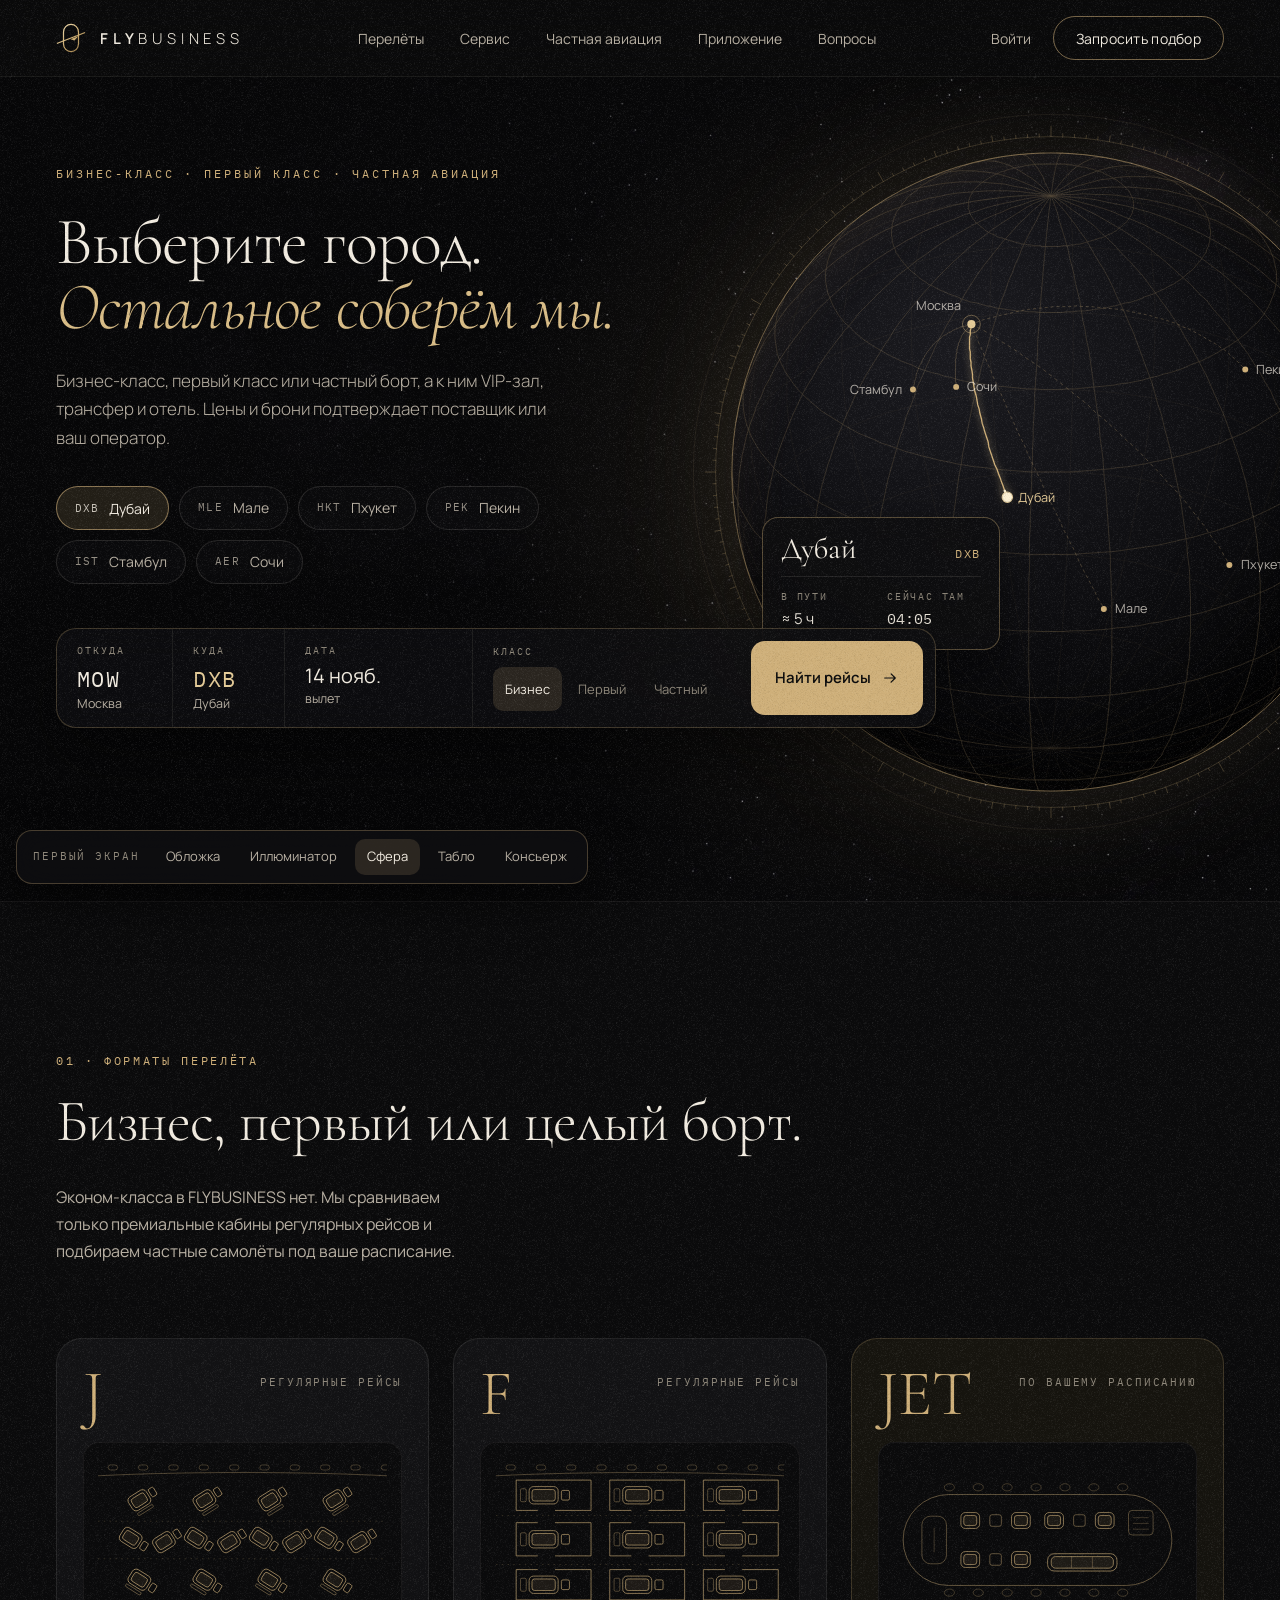
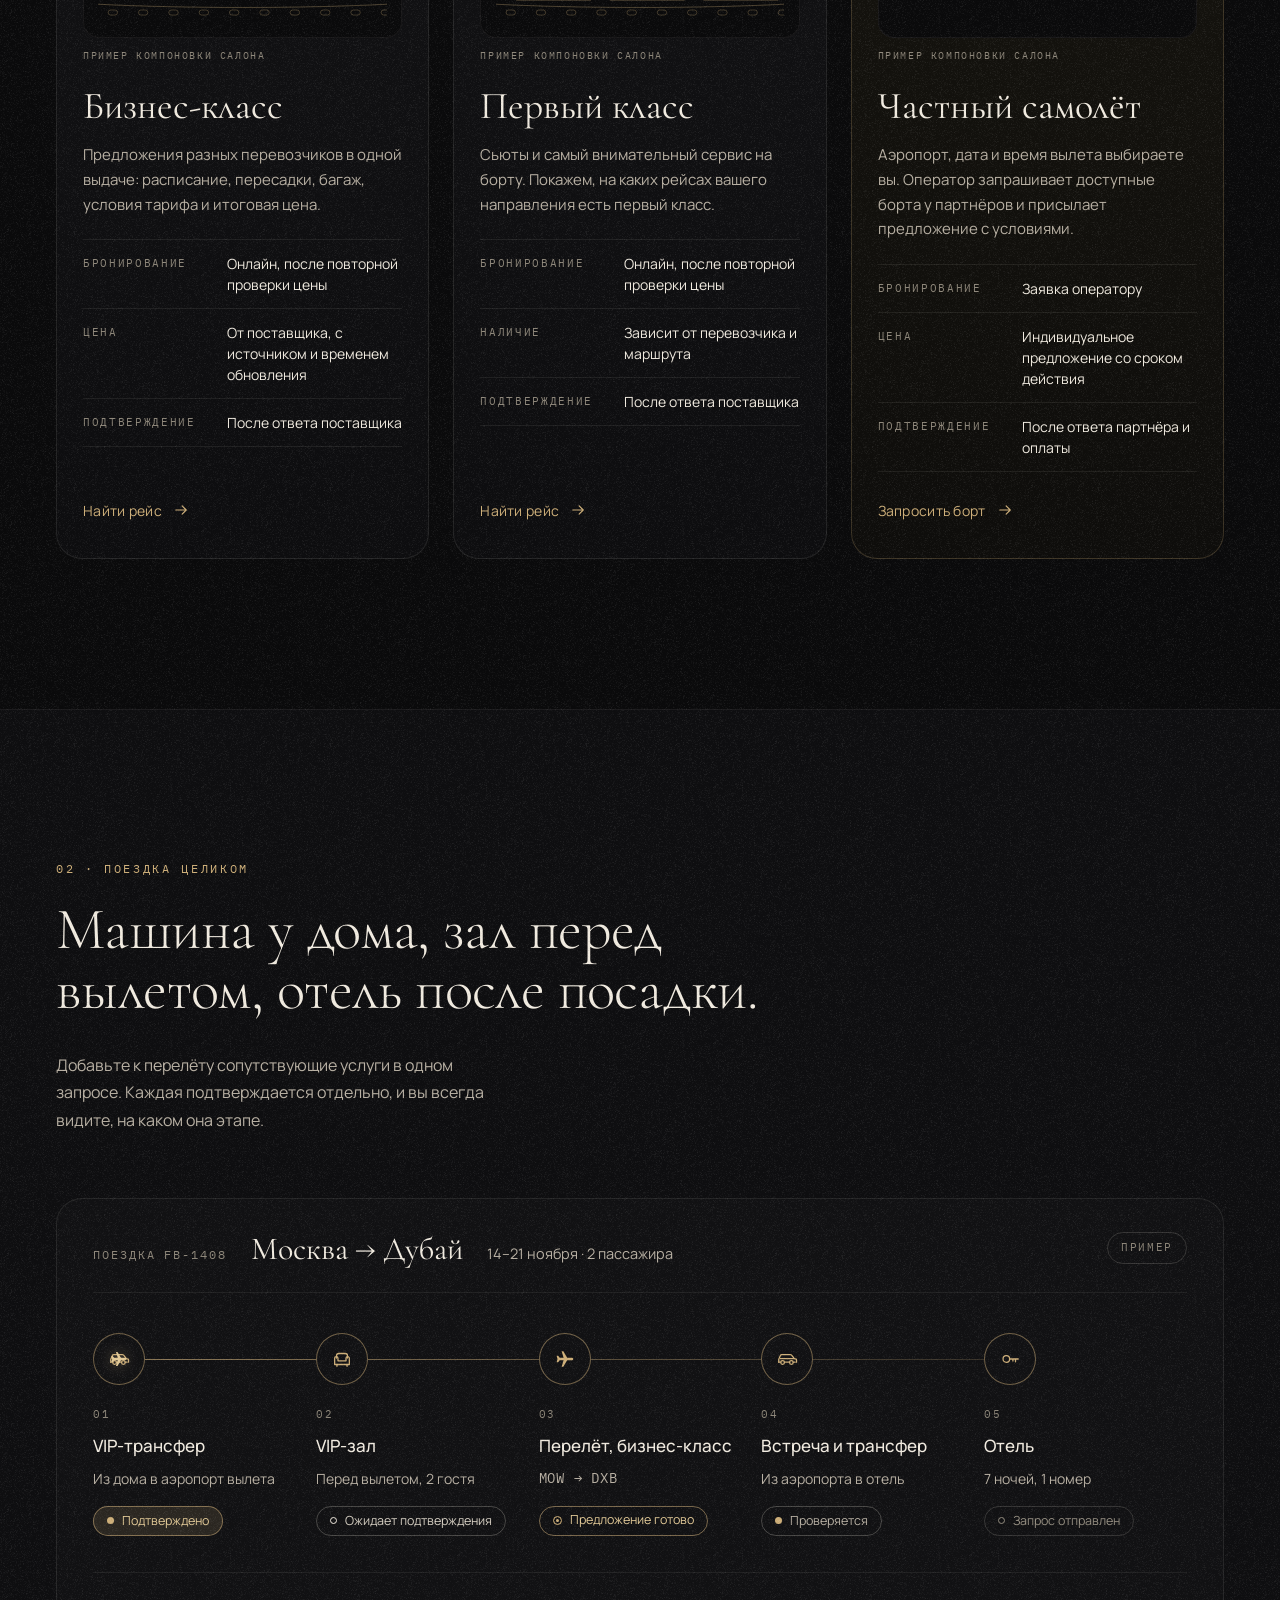
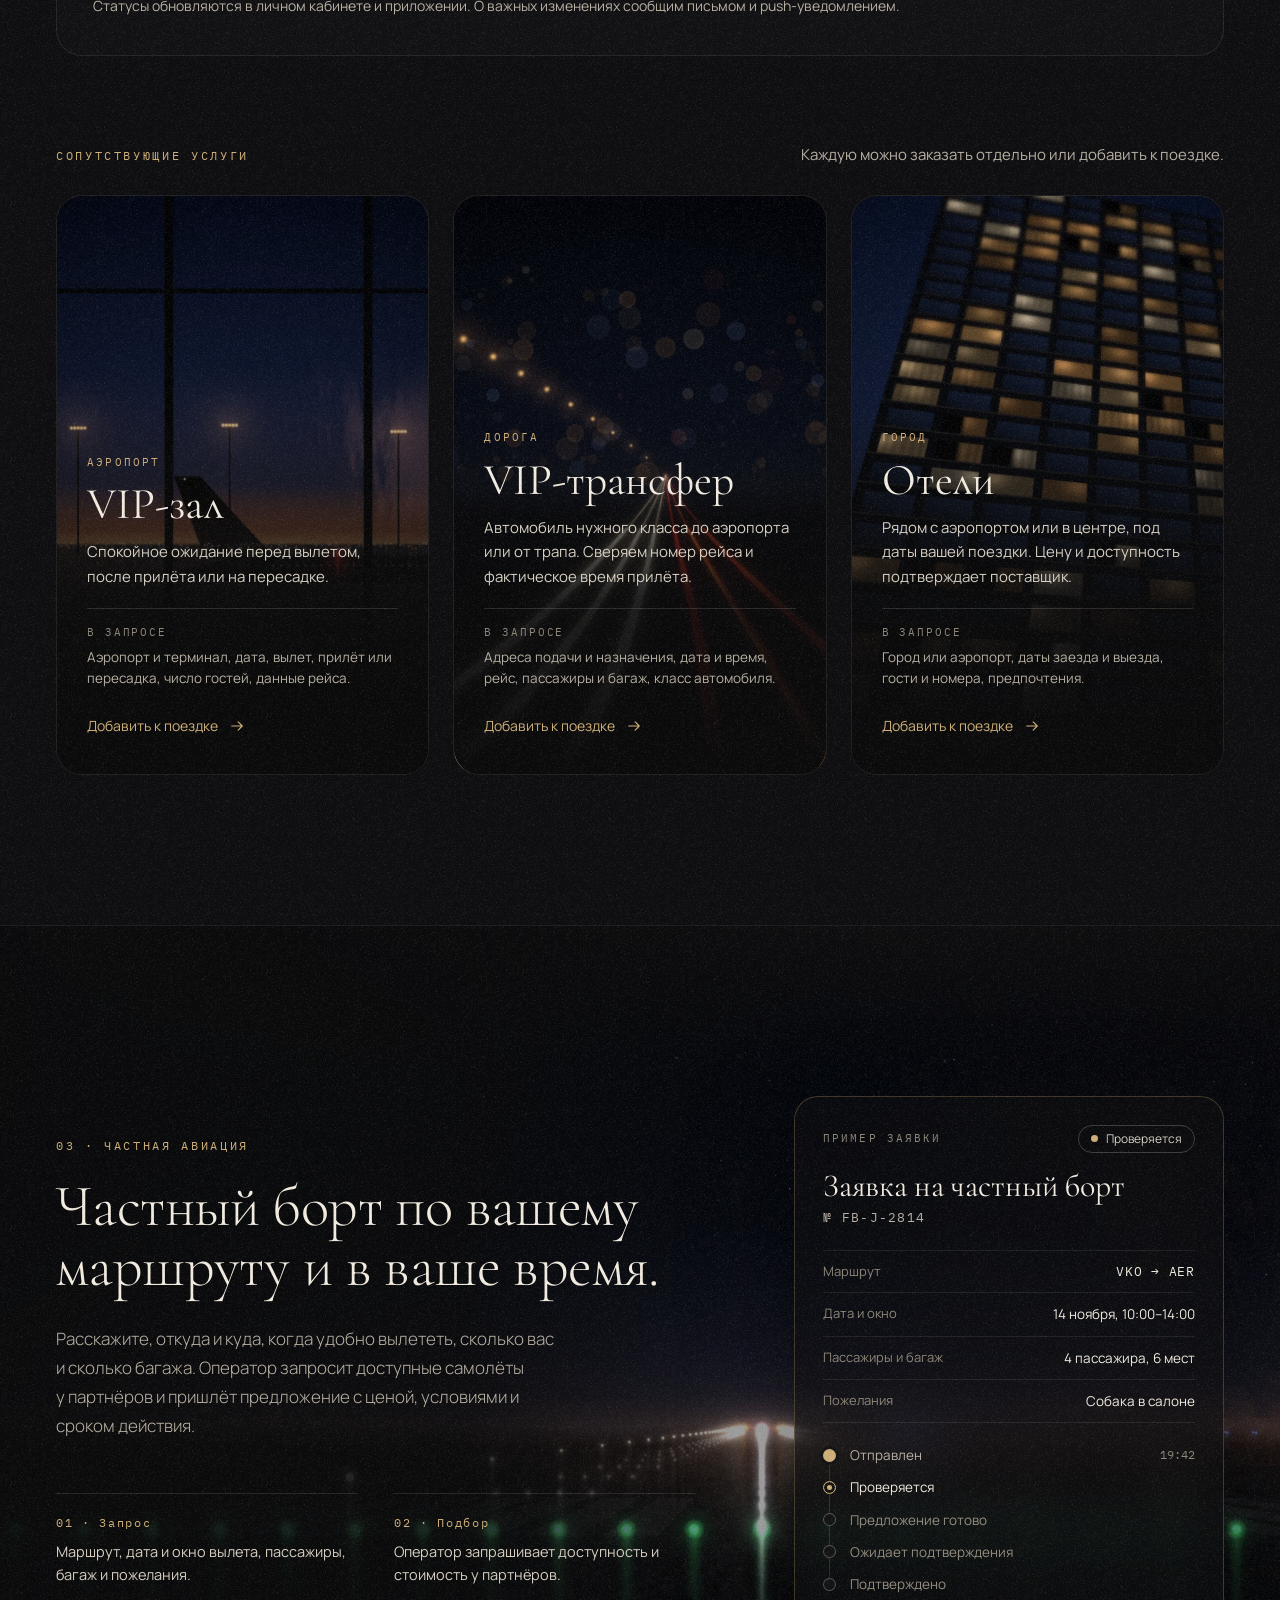
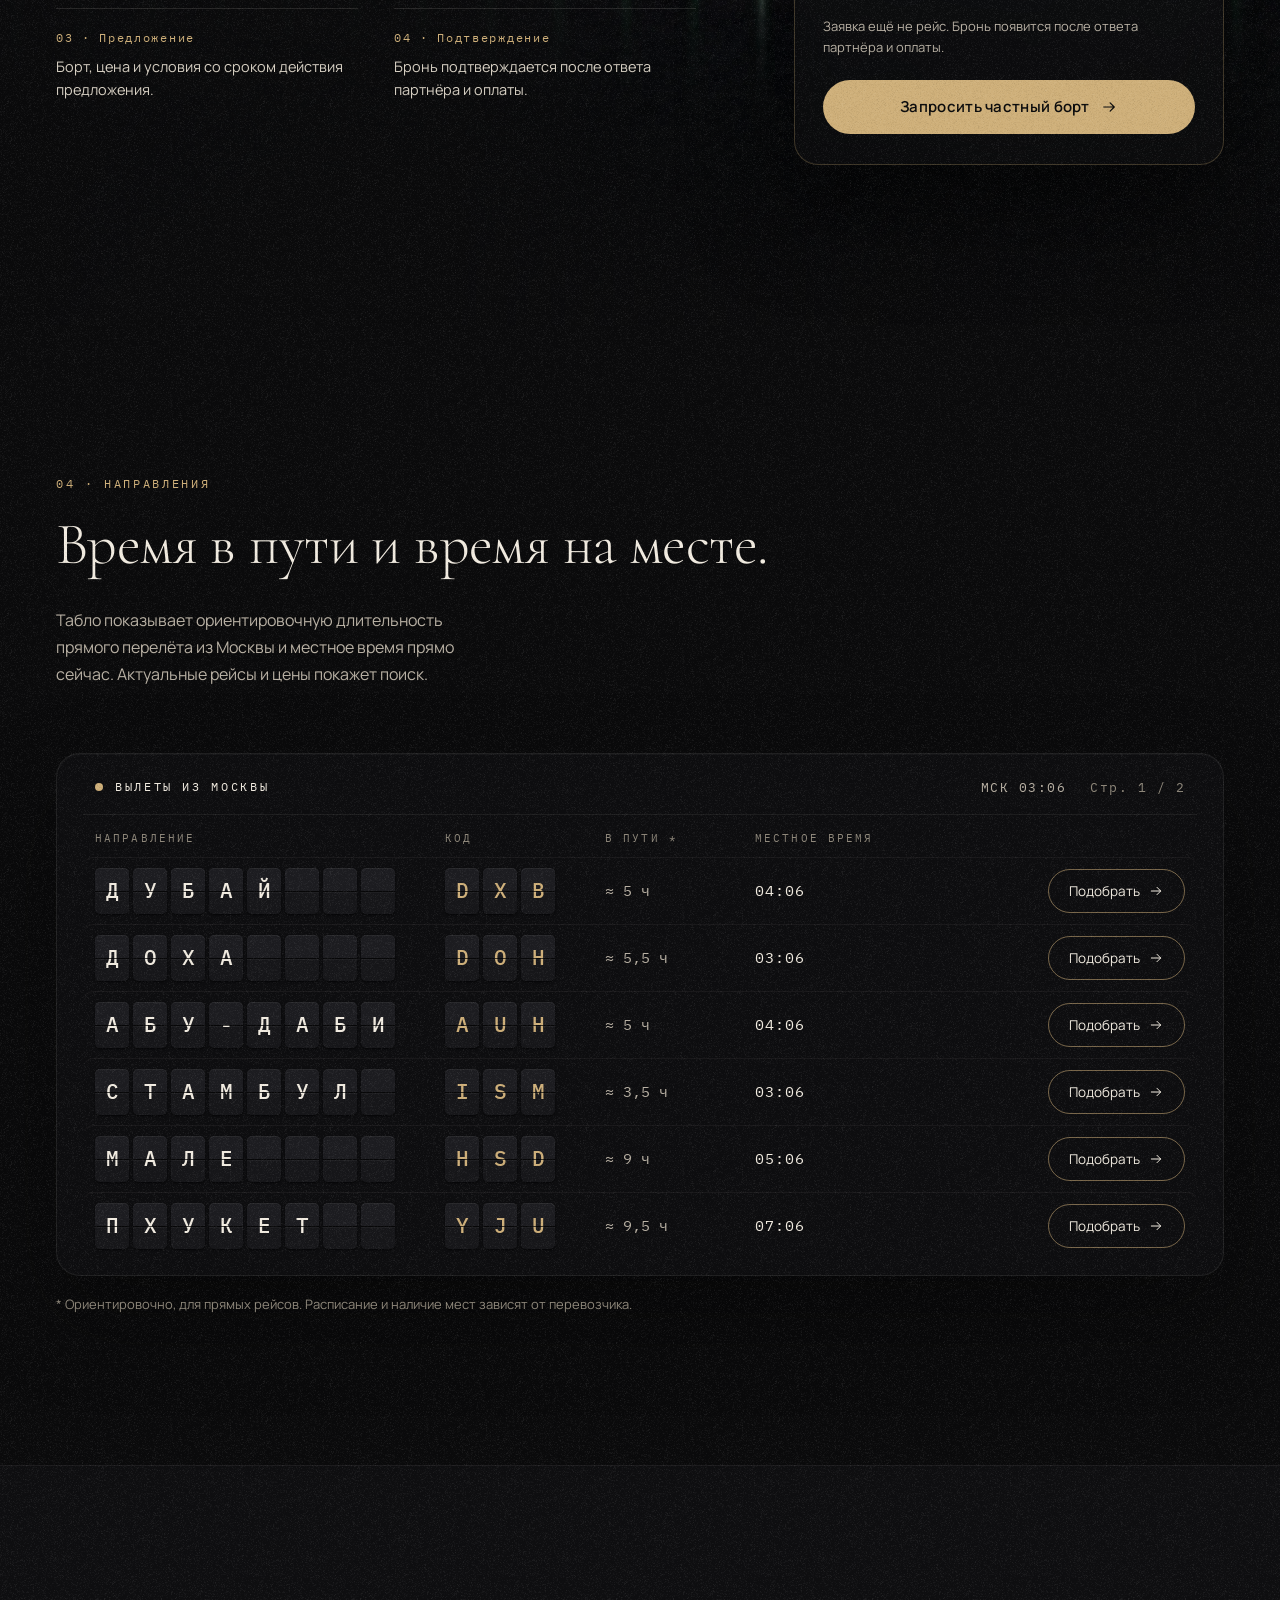
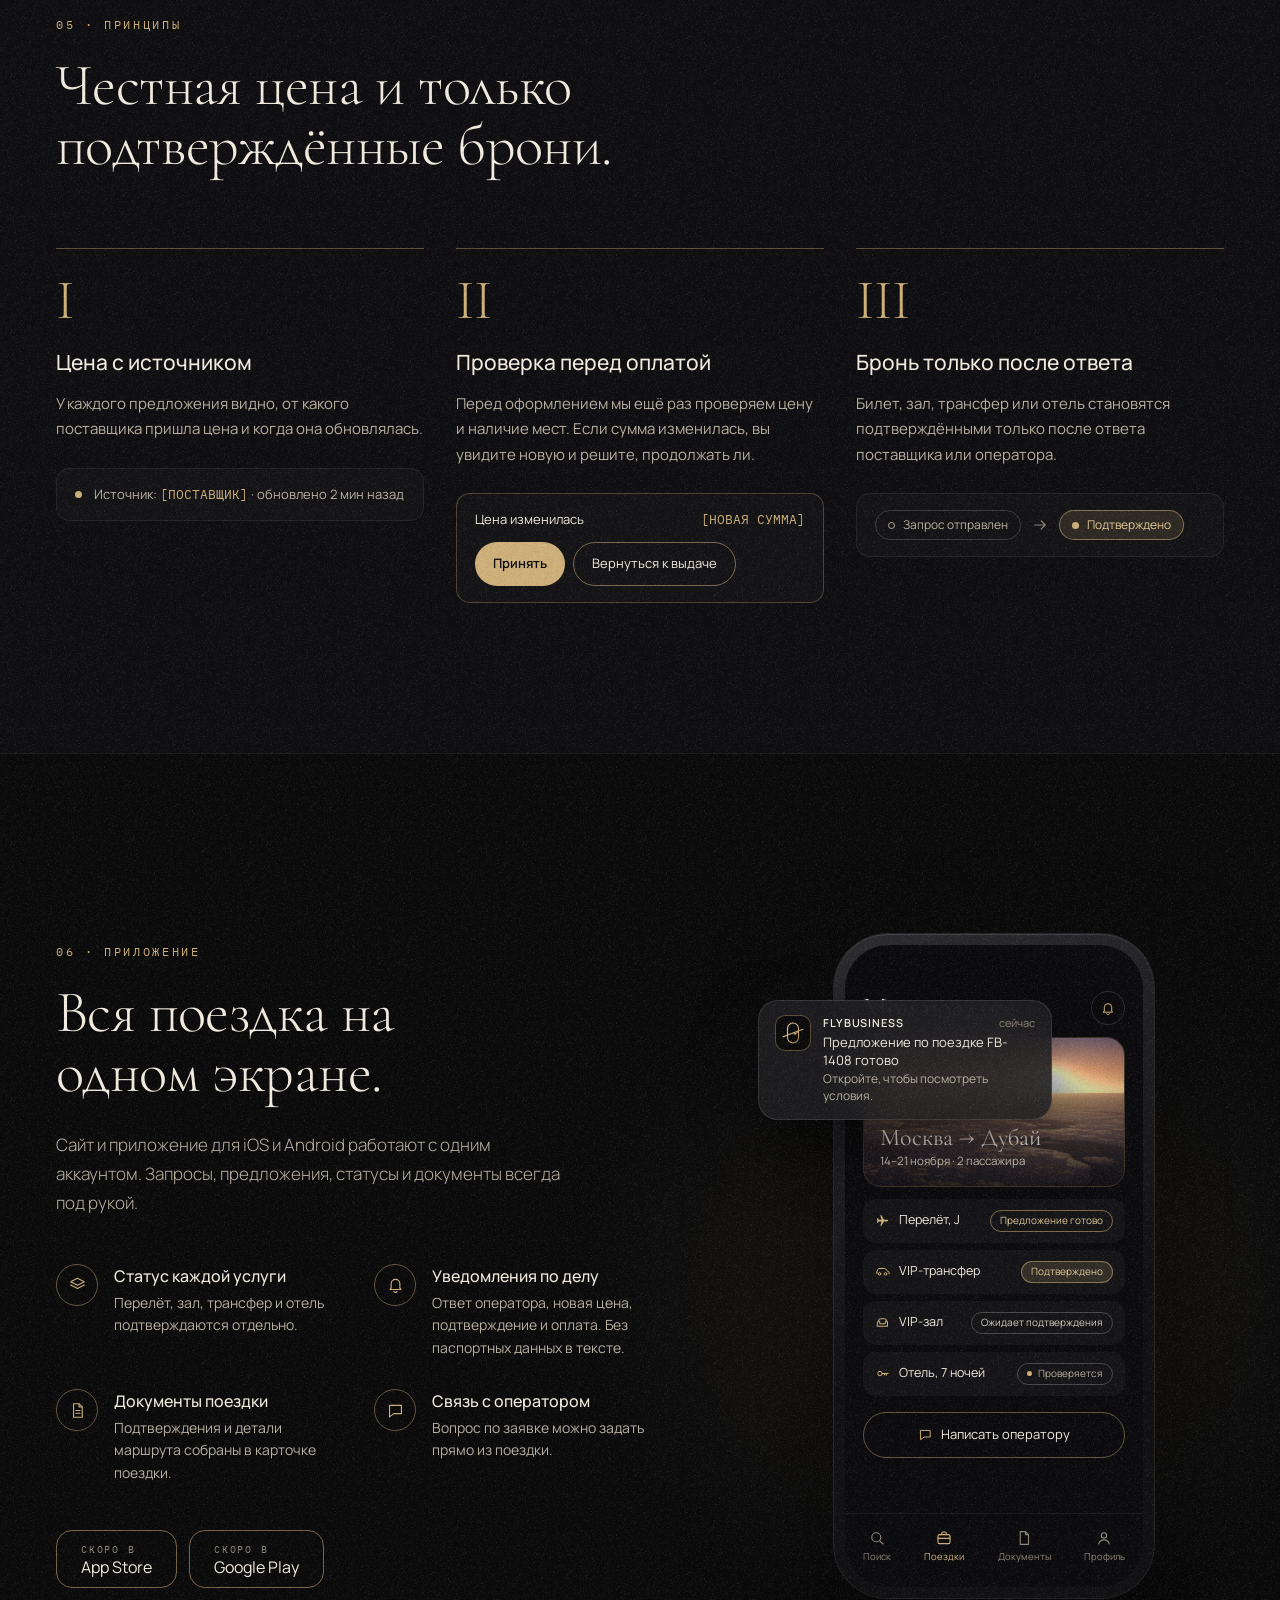
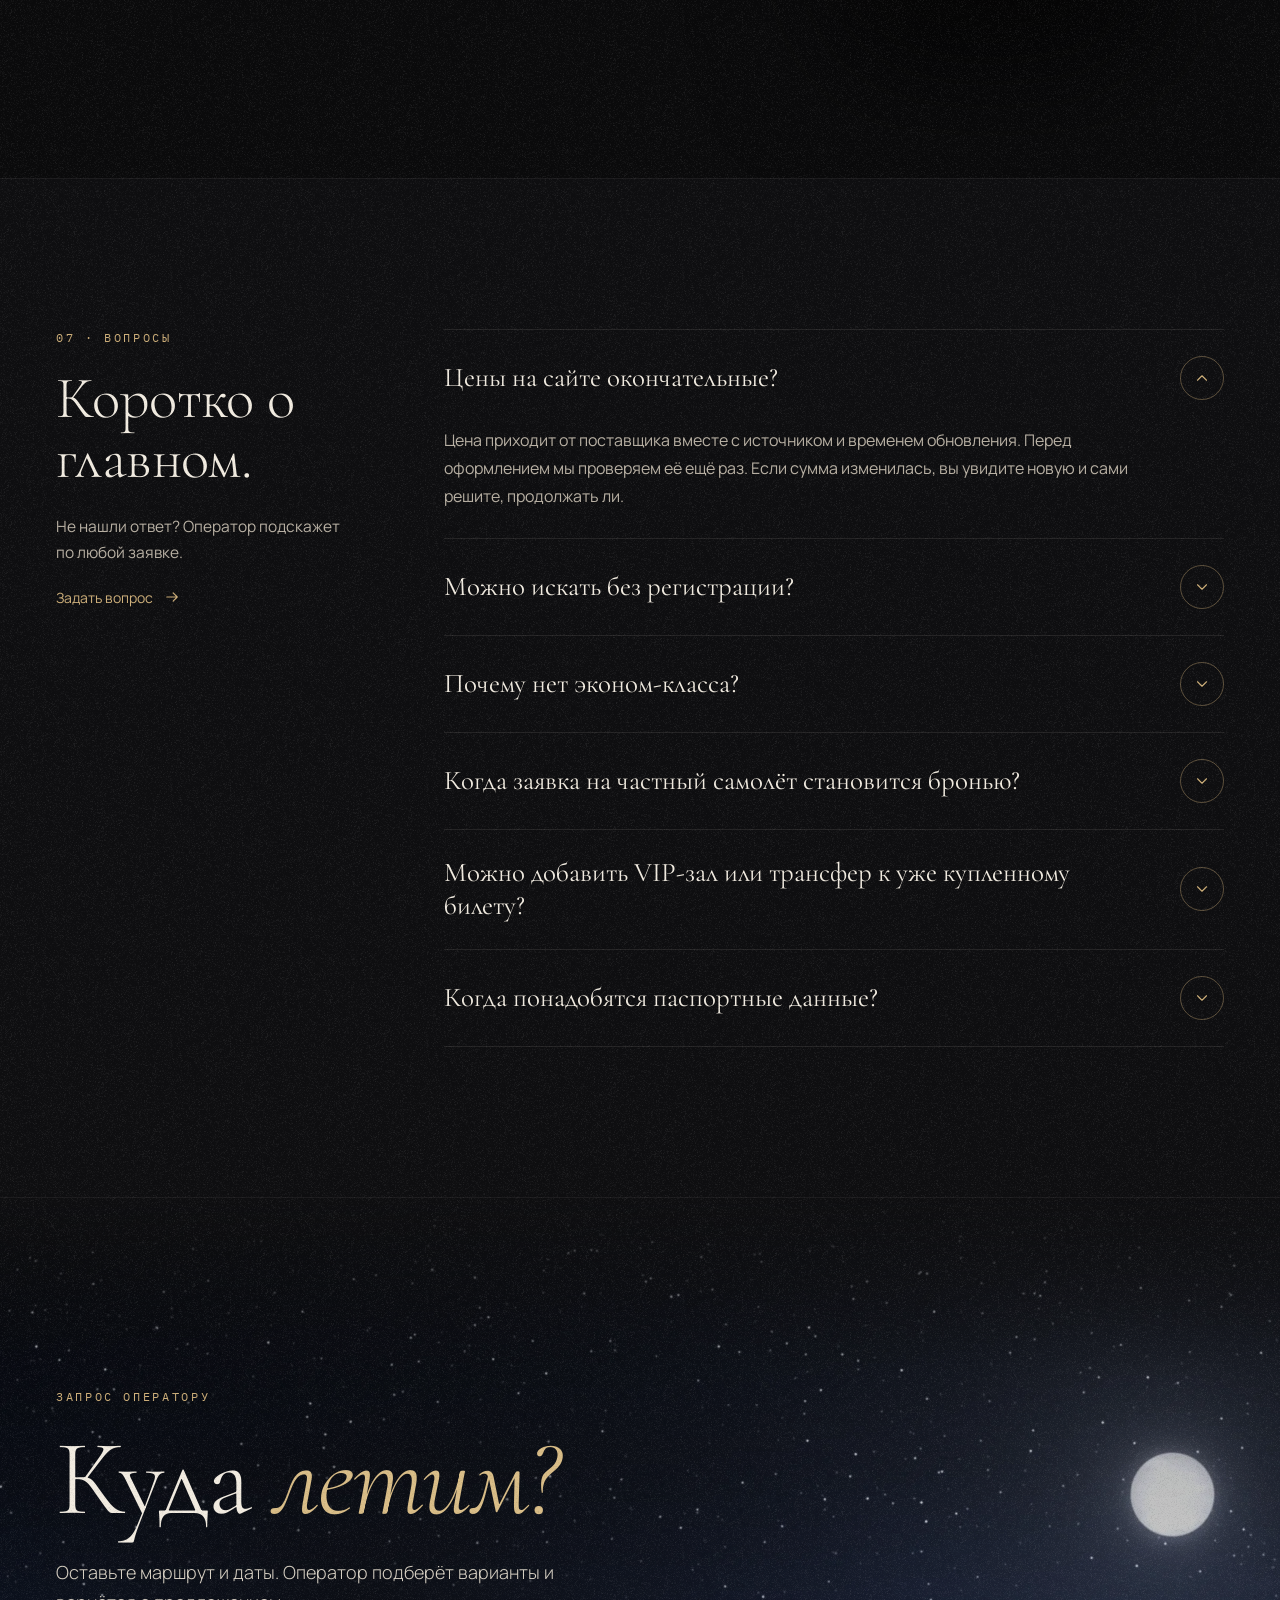
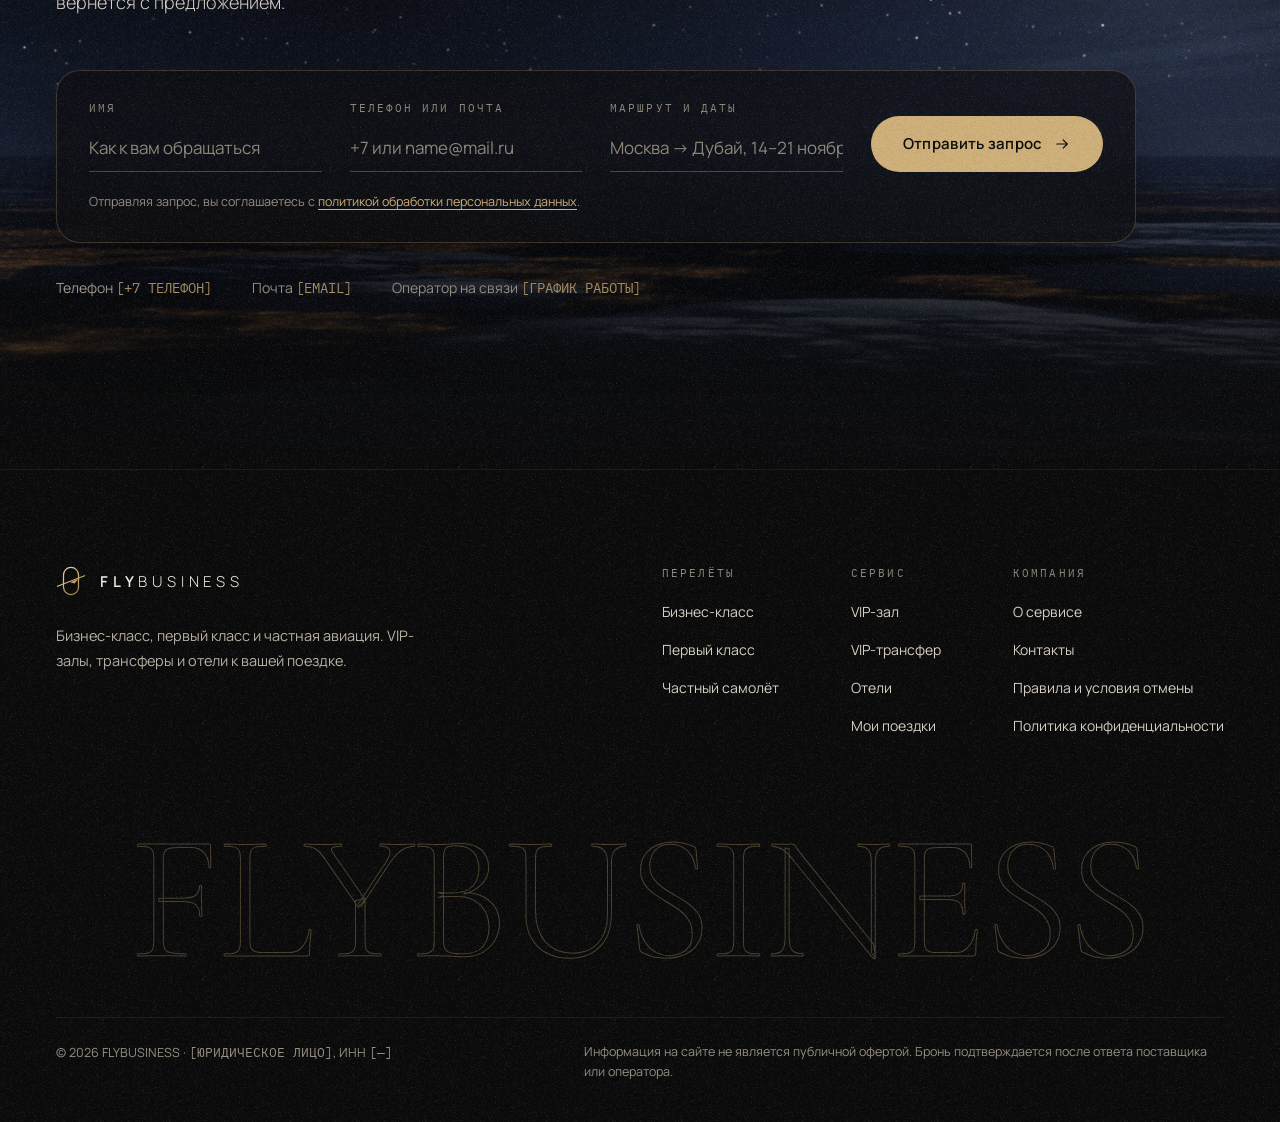
<file: sphere/index.html>
<!doctype html>
<html lang="ru" data-hero="sphere">
<head>
<meta charset="utf-8">
<meta name="viewport" content="width=device-width, initial-scale=1, viewport-fit=cover">
<title>FLYBUSINESS · бизнес-класс, первый класс и частная авиация</title>
<meta name="description" content="Сравниваем бизнес- и первый класс, подбираем частные борта и добавляем к поездке VIP-зал, трансфер и отель. Цены и брони подтверждает поставщик или оператор.">
<meta name="theme-color" content="#0B0B0C">
<meta property="og:type" content="website">
<meta property="og:locale" content="ru_RU">
<meta property="og:site_name" content="FLYBUSINESS">
<meta property="og:title" content="FLYBUSINESS · Выберите город. Остальное соберём мы">
<meta property="og:description" content="Сравниваем бизнес- и первый класс, подбираем частные борта и добавляем к поездке VIP-зал, трансфер и отель. Цены и брони подтверждает поставщик или оператор.">
<meta property="og:image" content="../assets/img/og/sphere.jpg">
<meta property="og:image:width" content="1200">
<meta property="og:image:height" content="630">
<meta name="twitter:card" content="summary_large_image">
<link rel="icon" href="../assets/img/favicon.svg" type="image/svg+xml">
<link rel="icon" href="../assets/img/favicon-32.png" sizes="32x32" type="image/png">
<link rel="apple-touch-icon" href="../assets/img/apple-touch-icon.png">
<link rel="preconnect" href="https://fonts.googleapis.com">
<link rel="preconnect" href="https://fonts.gstatic.com" crossorigin>
<link rel="stylesheet" href="https://fonts.googleapis.com/css2?family=Cormorant+Garamond:ital,wght@0,300;0,400;0,500;1,300;1,400&amp;family=IBM+Plex+Mono:wght@400;500&amp;family=Manrope:wght@300;400;500;600&amp;display=swap">
<link rel="stylesheet" href="../assets/css/site.css">
<script>
  /* Вариант первого экрана: ?hero=porthole|board|sphere|cover|concierge (иначе берётся из data-hero страницы) */
  (function () {
    var list = ['porthole', 'board', 'sphere', 'cover', 'concierge'];
    var m = /[?&]hero=([a-z]+)/.exec(location.search);
    var h = m && list.indexOf(m[1]) > -1 ? m[1] : document.documentElement.getAttribute('data-hero');
    document.documentElement.setAttribute('data-hero', list.indexOf(h) > -1 ? h : 'porthole');
  })();
</script>
<script src="../assets/js/site.js" defer></script>
</head>
<body>
<div id="top" class="fb">
<div class="fb-grain" aria-hidden="true"></div>

<header class="site-header">
<div class="fb-wrap" style="height: 76px; display: flex; align-items: center; justify-content: space-between; gap: 24px">
<a href="#top" aria-label="FLYBUSINESS, на главную" style="display: flex; align-items: center; gap: 14px; color: #F2ECE1">
<svg width="30" height="30" viewBox="0 0 32 32" fill="none" aria-hidden="true"><defs><linearGradient id="fbLogoA" x1="0" y1="0" x2="32" y2="32" gradientUnits="userSpaceOnUse"><stop offset="0" stop-color="#F4E4BE"/><stop offset="0.55" stop-color="#CFAE72"/><stop offset="1" stop-color="#8C6C3C"/></linearGradient></defs><rect x="8" y="1.5" width="16" height="29" rx="8" stroke="url(#fbLogoA)" stroke-width="1.3"/><path d="M1.5 21.6 30.5 10.4" stroke="url(#fbLogoA)" stroke-width="1.3" stroke-linecap="round"/><path d="m15.4 17.3 8.7-3.4-4.5 4.7z" fill="url(#fbLogoA)"/></svg>
<span class="fb-wordmark" style="font-size: 15px; letter-spacing: 0.32em; line-height: 1"><span style="font-weight: 600">FLY</span><span style="font-weight: 300">BUSINESS</span></span>
</a>
<nav class="fb-nav" aria-label="Основная навигация" style="display: flex; align-items: center; gap: 36px; font-size: 14px">
<a href="#flights">Перелёты</a>
<a href="#service">Сервис</a>
<a href="#private">Частная авиация</a>
<a href="#app">Приложение</a>
<a href="#faq">Вопросы</a>
</nav>
<div style="display: flex; align-items: center; gap: 22px">
<a href="#app" class="fb-hide-s fb-hov" style="min-height: 44px; display: inline-flex; align-items: center; font-size: 14px; color: #B9B1A4">Войти</a>
<a href="#request" class="fb-btn-line" style="height: 44px; padding: 0 22px; border-radius: 999px; display: inline-flex; align-items: center; font-size: 14px; letter-spacing: 0.02em"><span class="fb-cta-long">Запросить подбор</span><span class="fb-cta-short">Подбор</span></a>
</div>
</div>
</header>

<main>
<!-- ===================== ПЕРВЫЙ ЭКРАН 1 · ИЛЛЮМИНАТОР (по умолчанию) ===================== -->
<section id="hero-porthole" class="hero" aria-label="Поиск перелёта" style="position: relative; padding: 56px 0 110px">
<div aria-hidden="true" style="position: absolute; inset: 0; background: radial-gradient(640px 540px at 80% 30%, rgba(214,160,96,0.12), rgba(214,160,96,0) 70%), radial-gradient(900px 620px at 8% 0%, rgba(242,236,225,0.035), rgba(0,0,0,0) 70%); pointer-events: none"></div>
<div class="fb-wrap" style="position: relative">
<div class="fb-hero-grid">

<div class="fb-hero-text" style="padding-top: 54px">
<div class="fb-mono fb-rise" style="font-size: 12px; letter-spacing: 0.22em; text-transform: uppercase; color: #CFB07A">Бизнес-класс · Первый класс · Частная авиация</div>
<h1 class="fb-serif fb-rise fb-d1" style="margin: 30px 0 0; font-weight: 300; font-size: clamp(46px, 6.8vw, 98px); line-height: 0.96; letter-spacing: -0.015em; color: #F2ECE1; text-wrap: balance">Полёт начинается <span style="font-style: italic; color: #D9BD87">у вашей двери.</span></h1>
<p class="fb-rise fb-d2" style="margin: 34px 0 0; max-width: 540px; font-size: 18px; line-height: 1.65; font-weight: 300; color: #B9B1A4; text-wrap: pretty">Сравниваем предложения бизнес- и первого класса, подбираем частные борта и добавляем к поездке VIP-зал, трансфер и отель. Каждую цену и бронь подтверждает поставщик или ваш оператор.</p>
</div>

<div class="fb-hero-port fb-rise fb-d2">
<div style="display: flex; align-items: center; justify-content: space-between; gap: 16px; margin-bottom: 16px; min-height: 28px">
<span id="ph-sky-label" class="fb-mono" style="font-size: 11px; letter-spacing: 0.18em; text-transform: uppercase; color: #CFB07A">Бизнес-класс · золотой час</span>
<button type="button" id="ph-shade-btn" style="background: none; border: 0; padding: 8px 0; min-height: 44px; cursor: pointer; font-size: 12px; letter-spacing: 0.04em; color: #B9B1A4; text-decoration: underline; text-decoration-color: rgba(207,176,122,0.5); text-underline-offset: 4px">Поднять шторку</button>
</div>
<div style="position: relative; width: 100%; aspect-ratio: 440 / 590; border-radius: 190px; padding: 24px; background: linear-gradient(152deg, #2C2C31 0%, #19191C 46%, #0E0E10 100%); box-shadow: inset 0 2px 1px rgba(255,255,255,0.07), inset 0 -14px 34px rgba(0,0,0,0.6), 0 60px 120px rgba(0,0,0,0.6), 0 0 0 1px rgba(207,176,122,0.16)">
<div style="position: relative; width: 100%; height: 100%; border-radius: 168px; overflow: hidden; background: #05060A; box-shadow: 0 0 0 1px rgba(0,0,0,0.9)">
<img class="fb-sky ph-sky is-on" data-sky="business" src="../assets/img/sky-golden.webp" alt="Закат над облаками из иллюминатора">
<img class="fb-sky ph-sky" data-sky="first" src="../assets/img/sky-night.webp" alt="Ночной полёт: луна над облаками и огни городов">
<img class="fb-sky ph-sky" data-sky="private" src="../assets/img/sky-dawn.webp" alt="Рассвет над облаками">
<div aria-hidden="true" style="position: absolute; left: 50%; bottom: 13%; width: 5px; height: 5px; margin-left: -2px; border-radius: 50%; background: rgba(0,0,0,0.55); box-shadow: 0 0 0 1px rgba(255,255,255,0.08)"></div>
<div id="ph-shade" class="ph-shade" aria-hidden="true">
<div style="position: absolute; left: 0; right: 0; bottom: 0; height: 26px; background: linear-gradient(180deg, #232327, #151517); border-top: 1px solid rgba(255,255,255,0.06)"></div>
<div style="position: absolute; left: 50%; bottom: 8px; width: 64px; height: 8px; margin-left: -32px; border-radius: 6px; background: #0C0C0E; box-shadow: inset 0 1px 0 rgba(255,255,255,0.08)"></div>
</div>
<div aria-hidden="true" style="position: absolute; inset: 0; background: linear-gradient(118deg, rgba(255,255,255,0.12) 0%, rgba(255,255,255,0) 30%, rgba(255,255,255,0) 72%, rgba(255,255,255,0.05) 100%); pointer-events: none"></div>
<div aria-hidden="true" style="position: absolute; inset: 0; border-radius: 168px; box-shadow: inset 0 0 60px 12px rgba(0,0,0,0.55), inset 0 0 0 9px rgba(10,10,12,0.92); pointer-events: none"></div>
</div>
</div>
</div>

<div class="fb-hero-ticket fb-rise fb-d3" data-search-anchor>
<div class="fb-tk">
<div class="fb-tk-main" style="padding: 22px 34px 30px">
<div style="display: flex; flex-wrap: wrap; align-items: center; justify-content: space-between; gap: 14px; padding-bottom: 18px; border-bottom: 1px solid rgba(242,236,225,0.08)">
<div role="group" aria-label="Формат перелёта" style="display: flex; flex-wrap: wrap; gap: 8px">
<button type="button" class="fb-tab is-on" data-mode="business" aria-pressed="true" style="height: 44px; padding: 0 20px; border-radius: 999px; cursor: pointer; font-size: 14px; letter-spacing: 0.01em">Бизнес-класс</button>
<button type="button" class="fb-tab" data-mode="first" aria-pressed="false" style="height: 44px; padding: 0 20px; border-radius: 999px; cursor: pointer; font-size: 14px; letter-spacing: 0.01em">Первый класс</button>
<button type="button" class="fb-tab" data-mode="private" aria-pressed="false" style="height: 44px; padding: 0 20px; border-radius: 999px; cursor: pointer; font-size: 14px; letter-spacing: 0.01em">Частный самолёт</button>
</div>
<span class="fb-mono" style="font-size: 11px; letter-spacing: 0.18em; text-transform: uppercase; color: #8E877A">Поиск без регистрации</span>
</div>
<div class="fb-fields" style="padding-top: 22px">
<div class="fb-route">
<div class="fb-field" style="flex: 1 1 0; min-width: 0; display: flex; flex-direction: column; gap: 4px">
<label for="ph-from" class="fb-mono fb-flab" style="font-size: 10.5px; letter-spacing: 0.2em; text-transform: uppercase; color: #8E877A; transition: color .3s">Откуда</label>
<input id="ph-from" class="fb-mono fb-code fb-code-in" value="MOW" maxlength="3" autocomplete="off" spellcheck="false" aria-describedby="ph-from-city" style="width: 100%; background: transparent; border: 0; padding: 0; line-height: 1.15; letter-spacing: 0.06em; color: #F2ECE1; text-transform: uppercase">
<span id="ph-from-city" style="font-size: 13px; color: #B9B1A4; white-space: nowrap; overflow: hidden; text-overflow: ellipsis">Москва</span>
</div>
<button type="button" id="ph-swap" aria-label="Поменять города местами" class="fb-step" style="flex: none; width: 44px; height: 44px; margin-bottom: 18px; border-radius: 50%; border: 1px solid rgba(207,176,122,0.35); background: transparent; color: #CFB07A; display: flex; align-items: center; justify-content: center; cursor: pointer"><svg width="18" height="18" viewBox="0 0 24 24" fill="none" stroke="currentColor" stroke-width="1.4" stroke-linecap="round" stroke-linejoin="round" aria-hidden="true"><path d="M7 8h12M15.5 4.5 19 8l-3.5 3.5M17 16H5M8.5 12.5 5 16l3.5 3.5"/></svg></button>
<div class="fb-field" style="flex: 1 1 0; min-width: 0; display: flex; flex-direction: column; gap: 4px">
<label for="ph-to" class="fb-mono fb-flab" style="font-size: 10.5px; letter-spacing: 0.2em; text-transform: uppercase; color: #8E877A; transition: color .3s">Куда</label>
<input id="ph-to" class="fb-mono fb-code fb-code-in" value="DXB" maxlength="3" autocomplete="off" spellcheck="false" aria-describedby="ph-to-city" style="width: 100%; background: transparent; border: 0; padding: 0; line-height: 1.15; letter-spacing: 0.06em; color: #F2ECE1; text-transform: uppercase">
<span id="ph-to-city" style="font-size: 13px; color: #B9B1A4; white-space: nowrap; overflow: hidden; text-overflow: ellipsis">Дубай</span>
</div>
</div>
<div class="fb-when">
<div class="fb-field" style="min-width: 0; display: flex; flex-direction: column; gap: 4px">
<label id="ph-f3-label" for="ph-f3" class="fb-mono fb-flab" style="font-size: 10.5px; letter-spacing: 0.2em; text-transform: uppercase; color: #8E877A; transition: color .3s">Туда</label>
<input id="ph-f3" class="fb-code" value="14 нояб." autocomplete="off" style="width: 100%; background: transparent; border: 0; padding: 0; font-size: 26px; line-height: 1.66; color: #F2ECE1">
<span id="ph-f3-sub" style="font-size: 13px; color: #B9B1A4">вылет</span>
</div>
<div class="fb-field" style="min-width: 0; display: flex; flex-direction: column; gap: 4px">
<label id="ph-f4-label" for="ph-f4" class="fb-mono fb-flab" style="font-size: 10.5px; letter-spacing: 0.2em; text-transform: uppercase; color: #8E877A; transition: color .3s">Обратно</label>
<input id="ph-f4" class="fb-code" value="21 нояб." autocomplete="off" style="width: 100%; background: transparent; border: 0; padding: 0; font-size: 26px; line-height: 1.66; color: #F2ECE1">
<span id="ph-f4-sub" style="font-size: 13px; color: #B9B1A4">возвращение</span>
</div>
<div class="fb-field" role="group" aria-labelledby="ph-pax-l" style="min-width: 0; display: flex; flex-direction: column; gap: 4px">
<span id="ph-pax-l" class="fb-mono fb-flab" style="font-size: 10.5px; letter-spacing: 0.2em; text-transform: uppercase; color: #8E877A">Пассажиры</span>
<div style="display: flex; align-items: center; gap: 10px; height: 43px">
<button type="button" data-ph-pax="-1" aria-label="Меньше пассажиров" class="fb-step" style="flex: none; width: 44px; height: 44px; border-radius: 50%; border: 1px solid rgba(242,236,225,0.16); background: transparent; color: #F2ECE1; cursor: pointer; font-size: 18px; line-height: 1">−</button>
<span id="ph-pax" aria-live="polite" style="min-width: 26px; text-align: center; font-size: 26px; color: #F2ECE1">2</span>
<button type="button" data-ph-pax="1" aria-label="Больше пассажиров" class="fb-step" style="flex: none; width: 44px; height: 44px; border-radius: 50%; border: 1px solid rgba(242,236,225,0.16); background: transparent; color: #F2ECE1; cursor: pointer; font-size: 18px; line-height: 1">+</button>
</div>
<span id="ph-pax-word" style="font-size: 13px; color: #B9B1A4">взрослых</span>
</div>
</div>
</div>
</div>
<div class="fb-tk-stub" style="padding: 22px 30px 26px; display: flex; flex-direction: column; justify-content: space-between; gap: 18px">
<div style="display: flex; justify-content: space-between; align-items: flex-start; gap: 16px">
<div>
<div class="fb-mono" style="font-size: 10.5px; letter-spacing: 0.2em; text-transform: uppercase; color: #8E877A">Класс</div>
<div id="ph-class-code" class="fb-serif" style="margin-top: 2px; font-size: 60px; line-height: 1; font-weight: 300; color: #CFB07A">J</div>
</div>
<div style="text-align: right">
<div class="fb-mono" style="font-size: 10.5px; letter-spacing: 0.2em; text-transform: uppercase; color: #8E877A">Маршрут</div>
<div id="ph-route" class="fb-mono" style="margin-top: 8px; font-size: 15px; letter-spacing: 0.08em; color: #F2ECE1">MOW → DXB</div>
<div id="ph-class-name" style="margin-top: 4px; font-size: 12.5px; color: #B9B1A4">Бизнес-класс</div>
</div>
</div>
<button type="button" id="ph-cta" class="fb-btn-gold" style="width: 100%; height: 56px; border: 0; border-radius: 999px; cursor: pointer; font-size: 15px; font-weight: 600; letter-spacing: 0.03em; display: flex; align-items: center; justify-content: center; gap: 10px"><span id="ph-cta-label">Найти предложения</span><svg width="18" height="18" viewBox="0 0 24 24" fill="none" stroke="currentColor" stroke-width="1.6" stroke-linecap="round" stroke-linejoin="round" aria-hidden="true"><path d="M5 12h14M13.5 6.5 19 12l-5.5 5.5"/></svg></button>
<div style="display: flex; flex-direction: column; gap: 8px; color: rgba(242,236,225,0.42)">
<svg class="fb-barcode" viewBox="0 0 178 34" width="100%" height="30" fill="currentColor" aria-hidden="true" preserveAspectRatio="none"><rect x="0" y="0" width="1" height="34"/><rect x="4" y="0" width="1" height="34"/><rect x="10" y="0" width="1" height="34"/><rect x="16" y="0" width="1" height="34"/><rect x="22" y="0" width="3" height="34"/><rect x="26" y="0" width="1" height="34"/><rect x="29" y="0" width="1" height="34"/><rect x="31" y="0" width="1" height="34"/><rect x="33" y="0" width="1" height="34"/><rect x="36" y="0" width="2" height="34"/><rect x="40" y="0" width="2" height="34"/><rect x="43" y="0" width="2" height="34"/><rect x="50" y="0" width="2" height="34"/><rect x="54" y="0" width="2" height="34"/><rect x="58" y="0" width="1" height="34"/><rect x="62" y="0" width="1" height="34"/><rect x="66" y="0" width="3" height="34"/><rect x="70" y="0" width="2" height="34"/><rect x="73" y="0" width="2" height="34"/><rect x="77" y="0" width="2" height="34"/><rect x="85" y="0" width="2" height="34"/><rect x="92" y="0" width="2" height="34"/><rect x="96" y="0" width="2" height="34"/><rect x="100" y="0" width="2" height="34"/><rect x="108" y="0" width="1" height="34"/><rect x="110" y="0" width="1" height="34"/><rect x="113" y="0" width="1" height="34"/><rect x="115" y="0" width="1" height="34"/><rect x="117" y="0" width="1" height="34"/><rect x="124" y="0" width="1" height="34"/><rect x="126" y="0" width="1" height="34"/><rect x="129" y="0" width="2" height="34"/><rect x="132" y="0" width="1" height="34"/><rect x="138" y="0" width="1" height="34"/><rect x="146" y="0" width="2" height="34"/><rect x="149" y="0" width="1" height="34"/><rect x="151" y="0" width="2" height="34"/><rect x="160" y="0" width="1" height="34"/><rect x="168" y="0" width="1" height="34"/><rect x="170" y="0" width="1" height="34"/><rect x="173" y="0" width="1" height="34"/></svg>
<span id="ph-cta-note" class="fb-mono" style="font-size: 10.5px; letter-spacing: 0.14em; text-transform: uppercase; color: #8E877A">Цены от подключённых поставщиков</span>
</div>
</div>
</div>

<div id="ph-loading" class="fb-rise" role="status" hidden style="margin-top: 18px; padding: 22px 30px; border-radius: 18px; background: #111113; border: 1px solid rgba(207,176,122,0.22); flex-direction: column; gap: 14px">
<div style="display: flex; flex-wrap: wrap; align-items: center; justify-content: space-between; gap: 12px">
<span style="font-size: 15px; color: #F2ECE1">Запрашиваем предложения поставщиков</span>
<span class="fb-mono ph-summary" style="font-size: 12px; letter-spacing: 0.08em; color: #B9B1A4"></span>
</div>
<div style="position: relative; height: 2px; margin-top: 14px; overflow: hidden; background: rgba(242,236,225,0.08); border-radius: 2px"><div class="fb-scan" style="position: absolute; top: 0; left: 0; width: 40%; height: 100%; background: linear-gradient(90deg, rgba(207,176,122,0), #CFB07A, rgba(207,176,122,0))"></div></div>
</div>
<div id="ph-done" class="fb-rise" role="status" hidden style="margin-top: 18px; padding: 26px 30px; border-radius: 18px; background: #111113; border: 1px solid rgba(207,176,122,0.22)">
<div style="display: flex; flex-wrap: wrap; align-items: center; justify-content: space-between; gap: 22px">
<div style="flex: 1 1 520px; min-width: 0">
<div class="fb-mono ph-summary" style="font-size: 11px; letter-spacing: 0.18em; text-transform: uppercase; color: #CFB07A"></div>
<div style="margin-top: 10px; font-size: 17px; color: #F2ECE1">Тарифы поставщика подключаются на этапе MVP.</div>
<div style="margin-top: 6px; font-size: 14.5px; line-height: 1.6; color: #B9B1A4; max-width: 640px">Прототип не показывает вымышленные цены. Отправьте запрос: оператор подберёт варианты вручную, а введённые данные сохранятся.</div>
</div>
<div style="display: flex; flex-wrap: wrap; gap: 12px">
<a href="#request" class="fb-btn-gold" style="height: 48px; padding: 0 24px; border-radius: 999px; display: inline-flex; align-items: center; font-size: 14px; font-weight: 600">Отправить запрос оператору</a>
<button type="button" data-ph-close class="fb-btn-line" style="height: 48px; padding: 0 22px; border-radius: 999px; cursor: pointer; font-size: 14px">Закрыть</button>
</div>
</div>
</div>
<div id="ph-private" class="fb-rise" role="status" hidden style="margin-top: 18px; padding: 26px 30px; border-radius: 18px; background: #111113; border: 1px solid rgba(207,176,122,0.22)">
<div style="display: flex; flex-wrap: wrap; align-items: center; justify-content: space-between; gap: 22px">
<div style="flex: 1 1 520px; min-width: 0">
<div style="display: flex; flex-wrap: wrap; align-items: center; gap: 12px">
<span class="fb-mono" style="font-size: 13px; letter-spacing: 0.1em; color: #F2ECE1">Заявка FB-J-2814</span>
<span style="display: inline-flex; align-items: center; gap: 8px; height: 28px; padding: 0 12px; border-radius: 999px; border: 1px solid rgba(242,236,225,0.2); font-size: 12.5px; color: #B9B1A4"><span style="width: 7px; height: 7px; border-radius: 50%; border: 1px solid #F2ECE1"></span>Отправлен</span>
</div>
<div style="margin-top: 10px; font-size: 14.5px; line-height: 1.6; color: #B9B1A4; max-width: 660px">Это ещё не рейс. Оператор запросит доступные борта у партнёров и пришлёт предложение с ценой, условиями и сроком действия. Статус заявки будет виден в кабинете и приложении.</div>
</div>
<button type="button" data-ph-close class="fb-btn-line" style="height: 48px; padding: 0 22px; border-radius: 999px; cursor: pointer; font-size: 14px">Понятно</button>
</div>
</div>

<div style="margin-top: 30px; display: flex; flex-wrap: wrap; gap: 14px 40px">
<div style="display: flex; align-items: center; gap: 10px; font-size: 13.5px; color: #B9B1A4"><span style="width: 5px; height: 5px; border-radius: 50%; background: #CFB07A; flex: none"></span>Только бизнес-класс, первый класс и частная авиация</div>
<div style="display: flex; align-items: center; gap: 10px; font-size: 13.5px; color: #B9B1A4"><span style="width: 5px; height: 5px; border-radius: 50%; background: #CFB07A; flex: none"></span>У каждой цены есть источник и время обновления</div>
<div style="display: flex; align-items: center; gap: 10px; font-size: 13.5px; color: #B9B1A4"><span style="width: 5px; height: 5px; border-radius: 50%; background: #CFB07A; flex: none"></span>Статус каждой услуги виден в кабинете и приложении</div>
</div>
</div>

</div>
</div>
</section>

<!-- ===================== ПЕРВЫЙ ЭКРАН 2 · ТАБЛО (?hero=board) ===================== -->
<section id="hero-board" class="hero hero-board" aria-labelledby="hb-title">
<div class="hb-bg" aria-hidden="true"></div>
<div class="fb-wrap hb-inner">
<div class="hb-eyebrow fb-rise">Бизнес-класс · Первый класс · Частная авиация</div>
<h1 id="hb-title" class="fb-sr">FLYBUSINESS: полёт начинается у вашей двери</h1>
<div class="hb-board fb-rise fb-d1">
<div class="hb-plate"><span>FLYBUSINESS · Вылеты</span><span class="hb-clock"><span class="hb-dot fb-blink"></span>МСК <span id="hb-msk">--:--</span></span></div>
<div class="hb-rows" id="hb-rows" aria-hidden="true"></div>
<p id="hb-board-text" class="fb-sr" aria-live="polite"></p>
<span class="hb-screw" aria-hidden="true" style="left: 12px; top: 12px"></span>
<span class="hb-screw" aria-hidden="true" style="right: 12px; top: 12px"></span>
<span class="hb-screw" aria-hidden="true" style="left: 12px; bottom: 12px"></span>
<span class="hb-screw" aria-hidden="true" style="right: 12px; bottom: 12px"></span>
</div>
<div class="hb-search fb-rise fb-d2" data-search-anchor>
<div class="hb-field"><label for="hb-from" class="hb-label">Откуда</label><input id="hb-from" class="hb-tin hb-tin-3" value="MOW" maxlength="3" autocomplete="off" spellcheck="false"></div>
<span class="hb-arrow" aria-hidden="true">→</span>
<div class="hb-field"><label for="hb-to" class="hb-label">Куда</label><input id="hb-to" class="hb-tin hb-tin-3" value="DXB" maxlength="3" autocomplete="off" spellcheck="false"></div>
<div class="hb-field"><span id="hb-cls-l" class="hb-label">Класс</span>
<div role="group" aria-labelledby="hb-cls-l" style="display: flex; gap: 4px">
<button type="button" class="hb-cls is-on" data-mode="business" aria-pressed="true" aria-label="Бизнес-класс">J</button>
<button type="button" class="hb-cls" data-mode="first" aria-pressed="false" aria-label="Первый класс">F</button>
<button type="button" class="hb-cls" data-mode="private" aria-pressed="false" aria-label="Частный самолёт">JET</button>
</div>
</div>
<div class="hb-field"><label for="hb-date" class="hb-label">Дата</label><input id="hb-date" class="hb-tin hb-tin-5" value="14.11" maxlength="5" autocomplete="off" spellcheck="false" inputmode="numeric"></div>
<div class="hb-field" role="group" aria-labelledby="hb-pax-l"><span id="hb-pax-l" class="hb-label">Пассажиры</span>
<div style="display: flex; align-items: center; gap: 8px">
<button type="button" data-hb-pax="-1" aria-label="Меньше пассажиров" class="fb-step" style="width: 44px; height: 44px; border-radius: 50%; border: 1px solid rgba(242,236,225,0.16); background: transparent; cursor: pointer; font-size: 18px">−</button>
<span id="hb-pax" class="hb-tin hb-tin-2" aria-live="polite">02</span>
<button type="button" data-hb-pax="1" aria-label="Больше пассажиров" class="fb-step" style="width: 44px; height: 44px; border-radius: 50%; border: 1px solid rgba(242,236,225,0.16); background: transparent; cursor: pointer; font-size: 18px">+</button>
</div>
</div>
<button type="button" id="hb-go" class="hb-go fb-btn-gold"><span id="hb-go-label">Найти рейсы</span><svg width="18" height="18" viewBox="0 0 24 24" fill="none" stroke="currentColor" stroke-width="1.6" stroke-linecap="round" stroke-linejoin="round" aria-hidden="true"><path d="M5 12h14M13.5 6.5 19 12l-5.5 5.5"/></svg></button>
</div>
<div id="hb-status" class="hb-status" role="status"></div>
<p class="hb-lead fb-rise fb-d3">Сравниваем бизнес- и первый класс, подбираем частные борта и добавляем к поездке VIP-зал, трансфер и отель. Каждую цену и бронь подтверждает поставщик или ваш оператор.</p>
<ul class="hb-bullets">
<li>Без эконом-класса</li>
<li>Цена с источником и временем обновления</li>
<li>Статус каждой услуги в приложении</li>
</ul>
</div>
</section>

<!-- ===================== ПЕРВЫЙ ЭКРАН 3 · НАВИГАЦИОННАЯ СФЕРА (?hero=sphere) ===================== -->
<section id="hero-sphere" class="hero hero-sphere" aria-labelledby="hs-title">
<img class="hs-stars" src="../assets/img/stars.webp" alt="" aria-hidden="true" loading="lazy">
<div class="hs-shade" aria-hidden="true"></div>
<div class="fb-wrap hs-grid">
<div class="hs-text">
<div class="fb-mono fb-rise" style="font-size: 12px; letter-spacing: 0.24em; text-transform: uppercase; color: #CFB07A">Бизнес-класс · Первый класс · Частная авиация</div>
<h1 id="hs-title" class="fb-serif fb-rise fb-d1" style="margin: 26px 0 0; font-weight: 300; font-size: clamp(46px, 5.2vw, 74px); line-height: 0.98; letter-spacing: -0.015em; text-wrap: balance">Выберите город. <span style="display: block; font-style: italic; color: #D9BD87">Остальное соберём&nbsp;мы.</span></h1>
<p class="fb-rise fb-d2" style="margin: 28px 0 0; max-width: 520px; font-size: 17px; line-height: 1.65; font-weight: 300; color: #B9B1A4">Бизнес-класс, первый класс или частный борт, а к ним VIP-зал, трансфер и отель. Цены и брони подтверждает поставщик или ваш оператор.</p>
<div id="hs-chips" class="fb-rise fb-d3" role="group" aria-label="Популярные направления" style="margin-top: 34px; display: flex; flex-wrap: wrap; gap: 10px">
<button type="button" class="hs-chip is-on" data-i="0" aria-pressed="true"><span class="fb-mono" style="font-size: 11px; letter-spacing: 0.1em; opacity: 0.8">DXB</span>Дубай</button>
<button type="button" class="hs-chip" data-i="1" aria-pressed="false"><span class="fb-mono" style="font-size: 11px; letter-spacing: 0.1em; opacity: 0.8">MLE</span>Мале</button>
<button type="button" class="hs-chip" data-i="2" aria-pressed="false"><span class="fb-mono" style="font-size: 11px; letter-spacing: 0.1em; opacity: 0.8">HKT</span>Пхукет</button>
<button type="button" class="hs-chip" data-i="3" aria-pressed="false"><span class="fb-mono" style="font-size: 11px; letter-spacing: 0.1em; opacity: 0.8">PEK</span>Пекин</button>
<button type="button" class="hs-chip" data-i="4" aria-pressed="false"><span class="fb-mono" style="font-size: 11px; letter-spacing: 0.1em; opacity: 0.8">IST</span>Стамбул</button>
<button type="button" class="hs-chip" data-i="5" aria-pressed="false"><span class="fb-mono" style="font-size: 11px; letter-spacing: 0.1em; opacity: 0.8">AER</span>Сочи</button>
</div>
</div>
<div class="hs-globe-col">
<div class="hs-globe" id="hs-globe">
<div class="hs-body" aria-hidden="true"></div>
<img src="../assets/img/graticule.svg" alt="" aria-hidden="true" loading="lazy">
<svg id="hs-svg" viewBox="0 0 1000 1000" role="img" aria-label="Маршруты из Москвы к популярным направлениям"></svg>
<div id="hs-card" class="hs-card" role="status" aria-live="polite">
<div style="display: flex; justify-content: space-between; align-items: baseline; gap: 10px">
<span id="hs-card-name" class="fb-serif" style="font-size: 30px; line-height: 1">Дубай</span>
<span id="hs-card-code" class="fb-mono" style="font-size: 12px; letter-spacing: 0.14em; color: #CFB07A">DXB</span>
</div>
<div style="margin-top: 12px; padding-top: 12px; border-top: 1px solid rgba(242,236,225,0.1); display: grid; grid-template-columns: 1fr 1fr; gap: 12px">
<div><div class="fb-mono" style="font-size: 10px; letter-spacing: 0.18em; text-transform: uppercase; color: #8E877A">В пути</div><div id="hs-card-dur" style="margin-top: 4px; font-size: 15px">≈ 5 ч</div></div>
<div><div class="fb-mono" style="font-size: 10px; letter-spacing: 0.18em; text-transform: uppercase; color: #8E877A">Сейчас там</div><div id="hs-card-time" class="fb-mono" style="margin-top: 4px; font-size: 15px">--:--</div></div>
</div>
</div>
</div>
</div>
<div class="hs-search fb-rise fb-d4" data-search-anchor>
<div class="hs-cell">
<div class="fb-mono" style="font-size: 10px; letter-spacing: 0.2em; text-transform: uppercase; color: #8E877A">Откуда</div>
<div class="fb-mono" style="margin-top: 4px; font-size: 22px; letter-spacing: 0.06em">MOW</div>
<div style="font-size: 12.5px; color: #B9B1A4">Москва</div>
</div>
<div class="hs-cell">
<div class="fb-mono" style="font-size: 10px; letter-spacing: 0.2em; text-transform: uppercase; color: #8E877A">Куда</div>
<div id="hs-to-code" class="fb-mono" style="margin-top: 4px; font-size: 22px; letter-spacing: 0.06em; color: #E4CB98">DXB</div>
<div id="hs-to-name" style="font-size: 12.5px; color: #B9B1A4">Дубай</div>
</div>
<div class="hs-cell">
<label for="hs-date" class="fb-mono" style="font-size: 10px; letter-spacing: 0.2em; text-transform: uppercase; color: #8E877A">Дата</label>
<input id="hs-date" class="hs-in" value="14 нояб." autocomplete="off" style="margin-top: 4px; width: 120px; background: transparent; border: 0; padding: 0; font-size: 20px; line-height: 1.4; color: #F2ECE1">
<span style="font-size: 12.5px; color: #B9B1A4">вылет</span>
</div>
<div class="hs-cell hs-cell-cls">
<span id="hs-cls-l" class="fb-mono" style="font-size: 10px; letter-spacing: 0.2em; text-transform: uppercase; color: #8E877A">Класс</span>
<div role="group" aria-labelledby="hs-cls-l" style="display: flex; gap: 4px">
<button type="button" class="hs-seg is-on" data-mode="business" aria-pressed="true">Бизнес</button>
<button type="button" class="hs-seg" data-mode="first" aria-pressed="false">Первый</button>
<button type="button" class="hs-seg" data-mode="private" aria-pressed="false">Частный</button>
</div>
</div>
<button type="button" id="hs-go" class="fb-btn-gold" style="margin: 12px; padding: 0 24px; border: 0; border-radius: 14px; cursor: pointer; font-size: 15px; font-weight: 600; display: flex; align-items: center; justify-content: center; gap: 10px; white-space: nowrap"><span id="hs-go-label">Найти рейсы</span><svg width="18" height="18" viewBox="0 0 24 24" fill="none" stroke="currentColor" stroke-width="1.6" stroke-linecap="round" stroke-linejoin="round" aria-hidden="true"><path d="M5 12h14M13.5 6.5 19 12l-5.5 5.5"/></svg></button>
</div>
<div id="hs-status" class="hs-status" role="status"></div>
</div>
</section>

<!-- ===================== ПЕРВЫЙ ЭКРАН 4 · ОБЛОЖКА (?hero=cover) ===================== -->
<section id="hero-cover" class="hero hero-cover" aria-labelledby="hc-title">
<div class="hc-stage">
<img class="hc-sky" src="../assets/img/cover-sky.webp" alt="Закат над облаками" loading="lazy">
<div class="hc-scrim-top" aria-hidden="true"></div>
<div class="hc-mast" aria-hidden="true">FLYBUSINESS</div>
<img class="hc-wing" src="../assets/img/cover-wing.webp" alt="Крыло самолёта на фоне заката" loading="lazy">
<div class="hc-scrim-bottom" aria-hidden="true"></div>
</div>
<div class="hc-ui">
<div class="hc-issue fb-rise fb-d3"><span>Бизнес-класс · Первый класс · Частная авиация</span><span>Осень 2026 · flybusiness.ru</span></div>
<div class="hc-lead fb-rise fb-d4">
<h1 id="hc-title" class="hc-title">Полёт начинается <em>у вашей двери.</em></h1>
<p class="hc-dek">Сравниваем бизнес- и первый класс, подбираем частные борта и собираем вокруг перелёта зал, трансфер и отель.</p>
</div>
<div class="hc-teasers fb-rise fb-d5">
<a href="#flights" class="hc-teaser"><span class="hc-num">01</span><span class="hc-teaser-t">Бизнес и первый класс: расписание, багаж и условия в одной выдаче</span></a>
<a href="#private" class="hc-teaser"><span class="hc-num">02</span><span class="hc-teaser-t">Частный борт в четыре шага: от запроса до подтверждения</span></a>
<a href="#service" class="hc-teaser"><span class="hc-num">03</span><span class="hc-teaser-t">VIP-зал, трансфер и отель в одной поездке, у каждой услуги свой статус</span></a>
</div>
<div class="hc-search fb-rise fb-d5" data-search-anchor>
<div class="hc-cell" role="group" aria-label="Формат перелёта" style="flex-direction: row; align-items: center; gap: 4px; padding: 0 14px">
<button type="button" class="hc-tab is-on" data-mode="business" aria-pressed="true">Бизнес</button>
<button type="button" class="hc-tab" data-mode="first" aria-pressed="false">Первый</button>
<button type="button" class="hc-tab" data-mode="private" aria-pressed="false">Частный</button>
</div>
<div class="hc-cell" style="flex-direction: row; align-items: center; gap: 14px">
<div style="display: flex; flex-direction: column"><label for="hc-from" class="hc-label">Откуда</label><input id="hc-from" class="fb-mono hc-in" value="MOW" maxlength="3" autocomplete="off" spellcheck="false" style="margin-top: 4px; width: 74px; background: transparent; border: 0; padding: 0; font-size: 24px; letter-spacing: 0.06em; color: #F2ECE1; text-transform: uppercase"></div>
<span aria-hidden="true" style="color: #CFB07A; font-size: 18px">→</span>
<div style="display: flex; flex-direction: column"><label for="hc-to" class="hc-label">Куда</label><input id="hc-to" class="fb-mono hc-in" value="DXB" maxlength="3" autocomplete="off" spellcheck="false" style="margin-top: 4px; width: 74px; background: transparent; border: 0; padding: 0; font-size: 24px; letter-spacing: 0.06em; color: #F2ECE1; text-transform: uppercase"></div>
</div>
<div class="hc-cell"><label id="hc-date-l" for="hc-date" class="hc-label">Туда</label><input id="hc-date" class="hc-in" value="14 нояб." autocomplete="off" style="margin-top: 4px; width: 150px; background: transparent; border: 0; padding: 0; font-size: 20px; color: #F2ECE1"></div>
<div class="hc-cell" role="group" aria-labelledby="hc-pax-l" style="padding-top: 12px; padding-bottom: 12px">
<span id="hc-pax-l" class="hc-label">Пассажиры</span>
<div style="margin-top: 2px; display: flex; align-items: center; gap: 8px">
<button type="button" data-hc-pax="-1" aria-label="Меньше пассажиров" class="fb-step" style="width: 44px; height: 44px; border-radius: 50%; border: 1px solid rgba(242,236,225,0.2); background: transparent; cursor: pointer; font-size: 17px">−</button>
<span id="hc-pax" aria-live="polite" style="min-width: 20px; text-align: center; font-size: 20px">2</span>
<button type="button" data-hc-pax="1" aria-label="Больше пассажиров" class="fb-step" style="width: 44px; height: 44px; border-radius: 50%; border: 1px solid rgba(242,236,225,0.2); background: transparent; cursor: pointer; font-size: 17px">+</button>
</div>
</div>
<button type="button" id="hc-go" class="hc-go fb-btn-gold" style="flex: 1 1 auto; margin: 12px; border: 0; border-radius: 14px; cursor: pointer; font-size: 15px; font-weight: 600; letter-spacing: 0.02em; display: flex; align-items: center; justify-content: center; gap: 10px"><span id="hc-go-label">Найти предложения</span><svg width="18" height="18" viewBox="0 0 24 24" fill="none" stroke="currentColor" stroke-width="1.6" stroke-linecap="round" stroke-linejoin="round" aria-hidden="true"><path d="M5 12h14M13.5 6.5 19 12l-5.5 5.5"/></svg></button>
</div>
<div id="hc-status" class="hc-status" role="status"></div>
</div>
</section>

<!-- ===================== ПЕРВЫЙ ЭКРАН 5 · КОНСЬЕРЖ (?hero=concierge) ===================== -->
<section id="hero-concierge" class="hero hero-concierge" aria-label="Запрос консьержу">
<img class="hq-bg" src="../assets/img/concierge-bg.webp" alt="" aria-hidden="true" loading="lazy">
<div class="hq-shade" aria-hidden="true"></div>
<div class="fb-wrap hq-inner">
<div class="fb-rise" style="display: flex; flex-wrap: wrap; align-items: center; gap: 10px 14px">
<span style="width: 8px; height: 8px; border-radius: 50%; background: #CFB07A; box-shadow: 0 0 0 4px rgba(207,176,122,0.16)"></span>
<span class="fb-mono" style="font-size: 12px; letter-spacing: 0.24em; text-transform: uppercase; color: #CFB07A">Консьерж FLYBUSINESS</span>
<span class="fb-mono" style="font-size: 12px; letter-spacing: 0.14em; color: #8E877A">Оператор на связи <span style="color: #B9B1A4">[ГРАФИК РАБОТЫ]</span></span>
</div>
<h1 class="hq-sentence fb-rise fb-d1">Мне нужен <span role="button" tabindex="0" class="hq-slot" data-slot="cls" aria-expanded="false" aria-controls="hq-panel">бизнес-класс</span> из <span role="button" tabindex="0" class="hq-slot" data-slot="from" aria-expanded="false" aria-controls="hq-panel">Москвы</span> в <span role="button" tabindex="0" class="hq-slot" data-slot="to" aria-expanded="false" aria-controls="hq-panel">Дубай</span> на <span role="button" tabindex="0" class="hq-slot" data-slot="date" aria-expanded="false" aria-controls="hq-panel">14 ноября</span>, <span role="button" tabindex="0" class="hq-slot" data-slot="pax" aria-expanded="false" aria-controls="hq-panel">летим вдвоём</span>, <span role="button" tabindex="0" class="hq-slot" data-slot="ext" aria-expanded="false" aria-controls="hq-panel">с&nbsp;трансфером и&nbsp;VIP-залом</span><span class="hq-nb">.<span class="hq-caret" aria-hidden="true"></span></span></h1>
<div style="min-height: 104px; margin-top: 26px">
<div id="hq-panel" class="hq-panel" hidden>
<span id="hq-panel-title" class="fb-mono" style="margin-right: 8px; font-size: 10.5px; letter-spacing: 0.2em; text-transform: uppercase; color: #8E877A"></span>
<div id="hq-opts" style="display: contents"></div>
<button type="button" id="hq-done" class="hq-text" style="margin-left: auto; height: 44px; padding: 0 12px; font-size: 14px">Готово</button>
</div>
<p id="hq-hint" style="margin: 0; padding-top: 14px; font-size: 15px; line-height: 1.6; color: #8E877A">Нажмите на любое выделенное слово, чтобы изменить запрос. Пишите как удобно: оператор уточнит детали и подтвердит каждую услугу отдельно.</p>
</div>
<div class="fb-rise fb-d2" style="margin-top: 18px; display: flex; flex-wrap: wrap; align-items: center; gap: 10px 18px">
<span class="fb-mono" style="font-size: 10.5px; letter-spacing: 0.2em; text-transform: uppercase; color: #8E877A">Так запрос увидит оператор</span>
<span id="hq-summary" class="fb-mono" style="padding: 8px 14px; border-radius: 10px; background: rgba(207,176,122,0.08); border: 1px solid rgba(207,176,122,0.22); font-size: 13px; letter-spacing: 0.06em; color: #E4CB98">MOW → DXB · 14.11 · 2 пасс. · J · трансфер, VIP-зал</span>
</div>
<div id="hq-actions" class="fb-rise fb-d3" data-search-anchor style="margin-top: 34px; display: flex; flex-wrap: wrap; align-items: center; gap: 14px 28px">
<button type="button" id="hq-send" class="fb-btn-gold" style="height: 58px; padding: 0 30px; border: 0; border-radius: 999px; cursor: pointer; font-size: 15.5px; font-weight: 600; letter-spacing: 0.02em; display: flex; align-items: center; gap: 12px">Отправить консьержу<svg width="18" height="18" viewBox="0 0 24 24" fill="none" stroke="currentColor" stroke-width="1.6" stroke-linecap="round" stroke-linejoin="round" aria-hidden="true"><path d="M5 12h14M13.5 6.5 19 12l-5.5 5.5"/></svg></button>
<a href="#flights" class="hq-text" style="min-height: 44px; display: inline-flex; align-items: center; font-size: 15px; text-decoration-color: rgba(207,176,122,0.5); text-underline-offset: 5px">Найти рейсы самостоятельно</a>
</div>
<div id="hq-sent" role="status" hidden style="margin-top: 34px">
<div class="fb-rise" style="display: flex; align-items: center; gap: 20px">
<span style="flex: none; width: 56px; height: 56px; border-radius: 50%; background: rgba(207,176,122,0.14); border: 1px solid rgba(207,176,122,0.6); color: #CFB07A; display: flex; align-items: center; justify-content: center"><svg width="24" height="24" viewBox="0 0 24 24" fill="none" stroke="currentColor" stroke-width="1.6" stroke-linecap="round" stroke-linejoin="round" aria-hidden="true"><path d="m5 12.5 4.2 4.2L19 7"/></svg></span>
<div>
<div class="fb-serif" style="font-size: 30px; line-height: 1.1">Запрос FB-26-1010 отправлен</div>
<div style="margin-top: 6px; font-size: 15px; line-height: 1.6; color: #B9B1A4">Статус «Отправлен». Оператор пришлёт варианты <span class="fb-mono" style="color: #CFB07A">[В РАБОЧЕЕ ВРЕМЯ]</span>, каждая услуга подтверждается отдельно. <button type="button" id="hq-reset" class="hq-text" style="padding: 0; font-size: 15px; color: #D8D1C4">Изменить запрос</button></div>
</div>
</div>
</div>
<div class="hq-foot" style="margin-top: 72px; display: flex; justify-content: space-between; gap: 12px 24px; font-size: 13px; color: #8E877A">
<span>Бизнес-класс · Первый класс · Частная авиация · VIP-залы · Трансферы · Отели</span>
<span>Цены и брони подтверждает поставщик или оператор</span>
</div>
</div>
</section>


<section id="flights" class="fb-sec" style="position: relative; border-top: 1px solid rgba(242,236,225,0.06)">
<div class="fb-wrap">
<div style="display: flex; flex-wrap: wrap; justify-content: space-between; align-items: flex-end; gap: 32px 64px">
<div style="max-width: 780px">
<div class="fb-mono" style="font-size: 12px; letter-spacing: 0.22em; text-transform: uppercase; color: #CFB07A">01 · Форматы перелёта</div>
<h2 class="fb-serif" style="margin: 22px 0 0; font-weight: 300; font-size: clamp(40px, 4.6vw, 68px); line-height: 1.02; letter-spacing: -0.01em; text-wrap: balance">Бизнес, первый или целый борт.</h2>
</div>
<p style="margin: 0; max-width: 430px; font-size: 16px; line-height: 1.7; color: #B9B1A4; text-wrap: pretty">Эконом-класса в FLYBUSINESS нет. Мы сравниваем только премиальные кабины регулярных рейсов и подбираем частные самолёты под ваше расписание.</p>
</div>

<div style="margin-top: 72px; display: grid; grid-template-columns: repeat(auto-fit, minmax(min(360px, 100%), 1fr)); gap: 24px">

<article class="fb-card" style="display: flex; flex-direction: column; border: 1px solid rgba(242,236,225,0.09); border-radius: 26px; background: linear-gradient(180deg, #131315 0%, #0E0E10 100%); overflow: hidden">
<div style="padding: 26px 26px 0">
<div style="display: flex; justify-content: space-between; align-items: flex-start; gap: 16px">
<span class="fb-serif" style="font-size: 64px; line-height: 0.9; font-weight: 300; color: #CFB07A">J</span>
<span class="fb-mono" style="padding-top: 10px; font-size: 10.5px; letter-spacing: 0.18em; text-transform: uppercase; color: #8E877A">Регулярные рейсы</span>
</div>
<div style="margin-top: 20px; height: 196px; border-radius: 16px; background: #0B0B0C; border: 1px solid rgba(242,236,225,0.06); padding: 14px 10px">
<img loading="lazy" class="fb-cabin" src="../assets/img/cabin-business.svg" alt="Схема салона бизнес-класса: кресла в компоновке 1-2-1 с выходом в проход" style="width: 100%; height: 100%; object-fit: contain">
</div>
<div class="fb-mono" style="margin-top: 10px; font-size: 10px; letter-spacing: 0.16em; text-transform: uppercase; color: #8E877A">Пример компоновки салона</div>
</div>
<div style="padding: 24px 26px 26px; display: flex; flex-direction: column; gap: 16px; flex: 1 1 auto">
<h3 class="fb-serif" style="margin: 0; font-size: 38px; font-weight: 400; line-height: 1.05">Бизнес-класс</h3>
<p style="margin: 0; font-size: 15px; line-height: 1.65; color: #B9B1A4">Предложения разных перевозчиков в одной выдаче: расписание, пересадки, багаж, условия тарифа и итоговая цена.</p>
<dl style="margin: 6px 0 0">
<div style="display: grid; grid-template-columns: 128px minmax(0, 1fr); gap: 16px; padding: 13px 0; border-top: 1px solid rgba(242,236,225,0.08)">
<dt class="fb-mono" style="padding-top: 3px; font-size: 10.5px; letter-spacing: 0.16em; text-transform: uppercase; color: #8E877A">Бронирование</dt>
<dd style="margin: 0; font-size: 14px; line-height: 1.5; color: #F2ECE1">Онлайн, после повторной проверки цены</dd>
</div>
<div style="display: grid; grid-template-columns: 128px minmax(0, 1fr); gap: 16px; padding: 13px 0; border-top: 1px solid rgba(242,236,225,0.08)">
<dt class="fb-mono" style="padding-top: 3px; font-size: 10.5px; letter-spacing: 0.16em; text-transform: uppercase; color: #8E877A">Цена</dt>
<dd style="margin: 0; font-size: 14px; line-height: 1.5; color: #F2ECE1">От поставщика, с источником и временем обновления</dd>
</div>
<div style="display: grid; grid-template-columns: 128px minmax(0, 1fr); gap: 16px; padding: 13px 0; border-top: 1px solid rgba(242,236,225,0.08); border-bottom: 1px solid rgba(242,236,225,0.08)">
<dt class="fb-mono" style="padding-top: 3px; font-size: 10.5px; letter-spacing: 0.16em; text-transform: uppercase; color: #8E877A">Подтверждение</dt>
<dd style="margin: 0; font-size: 14px; line-height: 1.5; color: #F2ECE1">После ответа поставщика</dd>
</div>
</dl>
<a href="#top" data-set-mode="business" class="fb-link" style="margin-top: auto; align-self: flex-start; min-height: 44px; display: inline-flex; align-items: center; gap: 10px; font-size: 14px; letter-spacing: 0.02em">Найти рейс<svg width="18" height="18" viewBox="0 0 24 24" fill="none" stroke="currentColor" stroke-width="1.5" stroke-linecap="round" stroke-linejoin="round" aria-hidden="true"><path d="M5 12h14M13.5 6.5 19 12l-5.5 5.5"></path></svg></a>
</div>
</article>

<article class="fb-card" style="display: flex; flex-direction: column; border: 1px solid rgba(242,236,225,0.09); border-radius: 26px; background: linear-gradient(180deg, #131315 0%, #0E0E10 100%); overflow: hidden">
<div style="padding: 26px 26px 0">
<div style="display: flex; justify-content: space-between; align-items: flex-start; gap: 16px">
<span class="fb-serif" style="font-size: 64px; line-height: 0.9; font-weight: 300; color: #CFB07A">F</span>
<span class="fb-mono" style="padding-top: 10px; font-size: 10.5px; letter-spacing: 0.18em; text-transform: uppercase; color: #8E877A">Регулярные рейсы</span>
</div>
<div style="margin-top: 20px; height: 196px; border-radius: 16px; background: #0B0B0C; border: 1px solid rgba(242,236,225,0.06); padding: 14px 10px">
<img loading="lazy" class="fb-cabin" src="../assets/img/cabin-first.svg" alt="Схема салона первого класса: отдельные сьюты с дверью в компоновке 1-1-1" style="width: 100%; height: 100%; object-fit: contain">
</div>
<div class="fb-mono" style="margin-top: 10px; font-size: 10px; letter-spacing: 0.16em; text-transform: uppercase; color: #8E877A">Пример компоновки салона</div>
</div>
<div style="padding: 24px 26px 26px; display: flex; flex-direction: column; gap: 16px; flex: 1 1 auto">
<h3 class="fb-serif" style="margin: 0; font-size: 38px; font-weight: 400; line-height: 1.05">Первый класс</h3>
<p style="margin: 0; font-size: 15px; line-height: 1.65; color: #B9B1A4">Сьюты и самый внимательный сервис на борту. Покажем, на каких рейсах вашего направления есть первый класс.</p>
<dl style="margin: 6px 0 0">
<div style="display: grid; grid-template-columns: 128px minmax(0, 1fr); gap: 16px; padding: 13px 0; border-top: 1px solid rgba(242,236,225,0.08)">
<dt class="fb-mono" style="padding-top: 3px; font-size: 10.5px; letter-spacing: 0.16em; text-transform: uppercase; color: #8E877A">Бронирование</dt>
<dd style="margin: 0; font-size: 14px; line-height: 1.5; color: #F2ECE1">Онлайн, после повторной проверки цены</dd>
</div>
<div style="display: grid; grid-template-columns: 128px minmax(0, 1fr); gap: 16px; padding: 13px 0; border-top: 1px solid rgba(242,236,225,0.08)">
<dt class="fb-mono" style="padding-top: 3px; font-size: 10.5px; letter-spacing: 0.16em; text-transform: uppercase; color: #8E877A">Наличие</dt>
<dd style="margin: 0; font-size: 14px; line-height: 1.5; color: #F2ECE1">Зависит от перевозчика и маршрута</dd>
</div>
<div style="display: grid; grid-template-columns: 128px minmax(0, 1fr); gap: 16px; padding: 13px 0; border-top: 1px solid rgba(242,236,225,0.08); border-bottom: 1px solid rgba(242,236,225,0.08)">
<dt class="fb-mono" style="padding-top: 3px; font-size: 10.5px; letter-spacing: 0.16em; text-transform: uppercase; color: #8E877A">Подтверждение</dt>
<dd style="margin: 0; font-size: 14px; line-height: 1.5; color: #F2ECE1">После ответа поставщика</dd>
</div>
</dl>
<a href="#top" data-set-mode="first" class="fb-link" style="margin-top: auto; align-self: flex-start; min-height: 44px; display: inline-flex; align-items: center; gap: 10px; font-size: 14px; letter-spacing: 0.02em">Найти рейс<svg width="18" height="18" viewBox="0 0 24 24" fill="none" stroke="currentColor" stroke-width="1.5" stroke-linecap="round" stroke-linejoin="round" aria-hidden="true"><path d="M5 12h14M13.5 6.5 19 12l-5.5 5.5"></path></svg></a>
</div>
</article>

<article class="fb-card" style="display: flex; flex-direction: column; border: 1px solid rgba(207,176,122,0.22); border-radius: 26px; background: linear-gradient(180deg, #17150F 0%, #0F0E0C 100%); overflow: hidden">
<div style="padding: 26px 26px 0">
<div style="display: flex; justify-content: space-between; align-items: flex-start; gap: 16px">
<span class="fb-serif" style="font-size: 64px; line-height: 0.9; font-weight: 300; color: #CFB07A">JET</span>
<span class="fb-mono" style="padding-top: 10px; font-size: 10.5px; letter-spacing: 0.18em; text-transform: uppercase; color: #8E877A">По вашему расписанию</span>
</div>
<div style="margin-top: 20px; height: 196px; border-radius: 16px; background: #0B0B0C; border: 1px solid rgba(242,236,225,0.06); padding: 14px 10px">
<img loading="lazy" class="fb-cabin" src="../assets/img/cabin-private.svg" alt="Схема салона бизнес-джета: клубные кресла со столиками, диван, бортовая кухня" style="width: 100%; height: 100%; object-fit: contain">
</div>
<div class="fb-mono" style="margin-top: 10px; font-size: 10px; letter-spacing: 0.16em; text-transform: uppercase; color: #8E877A">Пример компоновки салона</div>
</div>
<div style="padding: 24px 26px 26px; display: flex; flex-direction: column; gap: 16px; flex: 1 1 auto">
<h3 class="fb-serif" style="margin: 0; font-size: 38px; font-weight: 400; line-height: 1.05">Частный самолёт</h3>
<p style="margin: 0; font-size: 15px; line-height: 1.65; color: #B9B1A4">Аэропорт, дата и время вылета выбираете вы. Оператор запрашивает доступные борта у партнёров и присылает предложение с условиями.</p>
<dl style="margin: 6px 0 0">
<div style="display: grid; grid-template-columns: 128px minmax(0, 1fr); gap: 16px; padding: 13px 0; border-top: 1px solid rgba(242,236,225,0.08)">
<dt class="fb-mono" style="padding-top: 3px; font-size: 10.5px; letter-spacing: 0.16em; text-transform: uppercase; color: #8E877A">Бронирование</dt>
<dd style="margin: 0; font-size: 14px; line-height: 1.5; color: #F2ECE1">Заявка оператору</dd>
</div>
<div style="display: grid; grid-template-columns: 128px minmax(0, 1fr); gap: 16px; padding: 13px 0; border-top: 1px solid rgba(242,236,225,0.08)">
<dt class="fb-mono" style="padding-top: 3px; font-size: 10.5px; letter-spacing: 0.16em; text-transform: uppercase; color: #8E877A">Цена</dt>
<dd style="margin: 0; font-size: 14px; line-height: 1.5; color: #F2ECE1">Индивидуальное предложение со сроком действия</dd>
</div>
<div style="display: grid; grid-template-columns: 128px minmax(0, 1fr); gap: 16px; padding: 13px 0; border-top: 1px solid rgba(242,236,225,0.08); border-bottom: 1px solid rgba(242,236,225,0.08)">
<dt class="fb-mono" style="padding-top: 3px; font-size: 10.5px; letter-spacing: 0.16em; text-transform: uppercase; color: #8E877A">Подтверждение</dt>
<dd style="margin: 0; font-size: 14px; line-height: 1.5; color: #F2ECE1">После ответа партнёра и оплаты</dd>
</div>
</dl>
<a href="#top" data-set-mode="private" class="fb-link" style="margin-top: auto; align-self: flex-start; min-height: 44px; display: inline-flex; align-items: center; gap: 10px; font-size: 14px; letter-spacing: 0.02em">Запросить борт<svg width="18" height="18" viewBox="0 0 24 24" fill="none" stroke="currentColor" stroke-width="1.5" stroke-linecap="round" stroke-linejoin="round" aria-hidden="true"><path d="M5 12h14M13.5 6.5 19 12l-5.5 5.5"></path></svg></a>
</div>
</article>

</div>
</div>
</section>

<section id="service" class="fb-sec" style="position: relative; background: #0F0F11; border-top: 1px solid rgba(242,236,225,0.06); border-bottom: 1px solid rgba(242,236,225,0.06)">
<div class="fb-wrap">
<div style="display: flex; flex-wrap: wrap; justify-content: space-between; align-items: flex-end; gap: 32px 64px">
<div style="max-width: 820px">
<div class="fb-mono" style="font-size: 12px; letter-spacing: 0.22em; text-transform: uppercase; color: #CFB07A">02 · Поездка целиком</div>
<h2 class="fb-serif" style="margin: 22px 0 0; font-weight: 300; font-size: clamp(40px, 4.6vw, 68px); line-height: 1.02; letter-spacing: -0.01em; text-wrap: balance">Машина у дома, зал перед вылетом, отель после посадки.</h2>
</div>
<p style="margin: 0; max-width: 430px; font-size: 16px; line-height: 1.7; color: #B9B1A4; text-wrap: pretty">Добавьте к перелёту сопутствующие услуги в одном запросе. Каждая подтверждается отдельно, и вы всегда видите, на каком она этапе.</p>
</div>

<div style="margin-top: 64px; border: 1px solid rgba(242,236,225,0.09); border-radius: 26px; background: #121214; padding: 32px 36px 38px">
<div style="display: flex; flex-wrap: wrap; justify-content: space-between; align-items: center; gap: 16px; padding-bottom: 26px; border-bottom: 1px solid rgba(242,236,225,0.07)">
<div style="display: flex; flex-wrap: wrap; align-items: baseline; gap: 8px 24px">
<span class="fb-mono" style="font-size: 12px; letter-spacing: 0.16em; text-transform: uppercase; color: #8E877A">Поездка FB-1408</span>
<span class="fb-serif" style="font-size: 32px; line-height: 1.1; color: #F2ECE1">Москва → Дубай</span>
<span style="font-size: 14.5px; color: #B9B1A4">14–21 ноября · 2 пассажира</span>
</div>
<span class="fb-mono" style="padding: 7px 13px; border-radius: 999px; border: 1px solid rgba(242,236,225,0.16); font-size: 10.5px; letter-spacing: 0.16em; text-transform: uppercase; color: #8E877A">Пример</span>
</div>

<div class="fb-journey" style="position: relative; margin-top: 40px; display: grid; grid-template-columns: repeat(5, minmax(0, 1fr)); column-gap: 20px">
<div class="fb-jline" aria-hidden="true" style="position: absolute; top: 26px; left: 26px; width: calc(80% + 16px); height: 1px; background: linear-gradient(90deg, rgba(207,176,122,0.65), rgba(207,176,122,0.18))"></div>
<div class="fb-jline" aria-hidden="true" style="position: absolute; top: 26px; left: 26px; width: calc(80% + 16px); height: 0">
<div class="fb-fly" style="position: absolute; top: -10px; margin-left: -10px; width: 20px; height: 20px; color: #E4CB98; z-index: 3; filter: drop-shadow(0 0 8px rgba(228,203,152,0.7))"><svg width="20" height="20" viewBox="0 0 24 24" fill="currentColor" aria-hidden="true"><path d="M21 12c0-.8-.9-1.4-2-1.4h-4.6L10.2 3.5H8.3l2.2 7.1H6.2L4.5 8.4H2.9l.9 3.6-.9 3.6h1.6l1.7-2.2h4.3l-2.2 7.1h1.9l4.2-7.1H19c1.1 0 2-.6 2-1.4z"></path></svg></div>
</div>

<div style="position: relative; display: flex; flex-direction: column; gap: 10px; min-width: 0">
<span style="position: relative; z-index: 2; width: 52px; height: 52px; border-radius: 50%; border: 1px solid rgba(207,176,122,0.5); background: #121214; color: #CFB07A; display: flex; align-items: center; justify-content: center"><svg width="22" height="22" viewBox="0 0 24 24" fill="none" stroke="currentColor" stroke-width="1.4" stroke-linecap="round" stroke-linejoin="round" aria-hidden="true"><path d="M3 15.5v-3.2l1.8-4.1A1.6 1.6 0 0 1 6.3 7.2h9.4c.5 0 1 .2 1.3.6l3 3.8 1.5.4c.5.1.9.6.9 1.1v2.4"></path><path d="M3 15.5h2.2M9.2 15.5h5.6M18.8 15.5h2.1M4.6 11.6h15.2"></path><circle cx="7.2" cy="15.8" r="2"></circle><circle cx="16.8" cy="15.8" r="2"></circle></svg></span>
<span class="fb-mono" style="margin-top: 12px; font-size: 10.5px; letter-spacing: 0.18em; color: #8E877A">01</span>
<div style="font-size: 17px; font-weight: 500; color: #F2ECE1">VIP-трансфер</div>
<div style="font-size: 14px; line-height: 1.55; color: #B9B1A4">Из дома в аэропорт вылета</div>
<span style="margin-top: 6px; align-self: flex-start; display: inline-flex; align-items: center; gap: 8px; height: 30px; padding: 0 13px; border-radius: 999px; background: rgba(207,176,122,0.14); border: 1px solid rgba(207,176,122,0.55); font-size: 12.5px; color: #E4CB98; white-space: nowrap"><span style="width: 7px; height: 7px; border-radius: 50%; background: #CFB07A"></span>Подтверждено</span>
</div>

<div style="position: relative; display: flex; flex-direction: column; gap: 10px; min-width: 0">
<span style="position: relative; z-index: 2; width: 52px; height: 52px; border-radius: 50%; border: 1px solid rgba(207,176,122,0.5); background: #121214; color: #CFB07A; display: flex; align-items: center; justify-content: center"><svg width="22" height="22" viewBox="0 0 24 24" fill="none" stroke="currentColor" stroke-width="1.4" stroke-linecap="round" stroke-linejoin="round" aria-hidden="true"><path d="M6 11V8.5A2.5 2.5 0 0 1 8.5 6h7A2.5 2.5 0 0 1 18 8.5V11"></path><path d="M4 11.2a1.8 1.8 0 0 1 3.6 0V14h8.8v-2.8a1.8 1.8 0 0 1 3.6 0V18H4z"></path><path d="M6.5 18v2M17.5 18v2"></path></svg></span>
<span class="fb-mono" style="margin-top: 12px; font-size: 10.5px; letter-spacing: 0.18em; color: #8E877A">02</span>
<div style="font-size: 17px; font-weight: 500; color: #F2ECE1">VIP-зал</div>
<div style="font-size: 14px; line-height: 1.55; color: #B9B1A4">Перед вылетом, 2 гостя</div>
<span style="margin-top: 6px; align-self: flex-start; display: inline-flex; align-items: center; gap: 8px; height: 30px; padding: 0 13px; border-radius: 999px; border: 1px solid rgba(242,236,225,0.24); font-size: 12.5px; color: #D8D1C4; white-space: nowrap"><span style="width: 7px; height: 7px; border-radius: 50%; border: 1px solid #F2ECE1"></span>Ожидает подтверждения</span>
</div>

<div style="position: relative; display: flex; flex-direction: column; gap: 10px; min-width: 0">
<span style="position: relative; z-index: 2; width: 52px; height: 52px; border-radius: 50%; border: 1px solid rgba(207,176,122,0.5); background: #121214; color: #CFB07A; display: flex; align-items: center; justify-content: center"><svg width="22" height="22" viewBox="0 0 24 24" fill="currentColor" aria-hidden="true"><path d="M21 12c0-.8-.9-1.4-2-1.4h-4.6L10.2 3.5H8.3l2.2 7.1H6.2L4.5 8.4H2.9l.9 3.6-.9 3.6h1.6l1.7-2.2h4.3l-2.2 7.1h1.9l4.2-7.1H19c1.1 0 2-.6 2-1.4z"></path></svg></span>
<span class="fb-mono" style="margin-top: 12px; font-size: 10.5px; letter-spacing: 0.18em; color: #8E877A">03</span>
<div style="font-size: 17px; font-weight: 500; color: #F2ECE1">Перелёт, бизнес-класс</div>
<div class="fb-mono" style="font-size: 13.5px; line-height: 1.6; letter-spacing: 0.06em; color: #B9B1A4">MOW → DXB</div>
<span style="margin-top: 6px; align-self: flex-start; display: inline-flex; align-items: center; gap: 8px; height: 30px; padding: 0 13px; border-radius: 999px; border: 1px solid rgba(207,176,122,0.55); font-size: 12.5px; color: #E4CB98; white-space: nowrap"><span style="width: 9px; height: 9px; border-radius: 50%; border: 1px solid #CFB07A; box-shadow: inset 0 0 0 2px #121214, inset 0 0 0 5px #CFB07A"></span>Предложение готово</span>
</div>

<div style="position: relative; display: flex; flex-direction: column; gap: 10px; min-width: 0">
<span style="position: relative; z-index: 2; width: 52px; height: 52px; border-radius: 50%; border: 1px solid rgba(207,176,122,0.5); background: #121214; color: #CFB07A; display: flex; align-items: center; justify-content: center"><svg width="22" height="22" viewBox="0 0 24 24" fill="none" stroke="currentColor" stroke-width="1.4" stroke-linecap="round" stroke-linejoin="round" aria-hidden="true"><path d="M3 15.5v-3.2l1.8-4.1A1.6 1.6 0 0 1 6.3 7.2h9.4c.5 0 1 .2 1.3.6l3 3.8 1.5.4c.5.1.9.6.9 1.1v2.4"></path><path d="M3 15.5h2.2M9.2 15.5h5.6M18.8 15.5h2.1M4.6 11.6h15.2"></path><circle cx="7.2" cy="15.8" r="2"></circle><circle cx="16.8" cy="15.8" r="2"></circle></svg></span>
<span class="fb-mono" style="margin-top: 12px; font-size: 10.5px; letter-spacing: 0.18em; color: #8E877A">04</span>
<div style="font-size: 17px; font-weight: 500; color: #F2ECE1">Встреча и трансфер</div>
<div style="font-size: 14px; line-height: 1.55; color: #B9B1A4">Из аэропорта в отель</div>
<span style="margin-top: 6px; align-self: flex-start; display: inline-flex; align-items: center; gap: 8px; height: 30px; padding: 0 13px; border-radius: 999px; border: 1px solid rgba(242,236,225,0.24); font-size: 12.5px; color: #B9B1A4; white-space: nowrap"><span class="fb-pulse" style="width: 7px; height: 7px; border-radius: 50%; background: #CFB07A"></span>Проверяется</span>
</div>

<div style="position: relative; display: flex; flex-direction: column; gap: 10px; min-width: 0">
<span style="position: relative; z-index: 2; width: 52px; height: 52px; border-radius: 50%; border: 1px solid rgba(207,176,122,0.5); background: #121214; color: #CFB07A; display: flex; align-items: center; justify-content: center"><svg width="22" height="22" viewBox="0 0 24 24" fill="none" stroke="currentColor" stroke-width="1.4" stroke-linecap="round" stroke-linejoin="round" aria-hidden="true"><circle cx="8" cy="12" r="3.6"></circle><path d="M11.6 12H21M18 12v3M15.2 12v2.2"></path></svg></span>
<span class="fb-mono" style="margin-top: 12px; font-size: 10.5px; letter-spacing: 0.18em; color: #8E877A">05</span>
<div style="font-size: 17px; font-weight: 500; color: #F2ECE1">Отель</div>
<div style="font-size: 14px; line-height: 1.55; color: #B9B1A4">7 ночей, 1 номер</div>
<span style="margin-top: 6px; align-self: flex-start; display: inline-flex; align-items: center; gap: 8px; height: 30px; padding: 0 13px; border-radius: 999px; border: 1px solid rgba(242,236,225,0.16); font-size: 12.5px; color: #968F82; white-space: nowrap"><span style="width: 7px; height: 7px; border-radius: 50%; border: 1px solid #968F82"></span>Запрос отправлен</span>
</div>
</div>

<p style="margin: 36px 0 0; padding-top: 22px; border-top: 1px solid rgba(242,236,225,0.07); font-size: 14px; line-height: 1.6; color: #B9B1A4">Статусы обновляются в личном кабинете и приложении. О важных изменениях сообщим письмом и push-уведомлением.</p>
</div>

<div style="margin-top: 88px; display: flex; flex-wrap: wrap; justify-content: space-between; align-items: baseline; gap: 12px 40px">
<div class="fb-mono" style="font-size: 12px; letter-spacing: 0.22em; text-transform: uppercase; color: #CFB07A">Сопутствующие услуги</div>
<div style="font-size: 15px; color: #B9B1A4">Каждую можно заказать отдельно или добавить к поездке.</div>
</div>
<div style="margin-top: 28px; display: grid; grid-template-columns: repeat(auto-fit, minmax(min(360px, 100%), 1fr)); gap: 24px">

<article class="fb-zoom" style="position: relative; isolation: isolate; min-height: 580px; display: flex; flex-direction: column; justify-content: flex-end; border-radius: 26px; overflow: hidden; border: 1px solid rgba(242,236,225,0.08)">
<img loading="lazy" src="../assets/img/lounge.webp" alt="Вид из панорамного окна зала ожидания на перрон в сумерках" style="position: absolute; inset: 0; width: 100%; height: 100%; object-fit: cover; z-index: -2">
<div aria-hidden="true" style="position: absolute; inset: 0; z-index: -1; background: linear-gradient(180deg, rgba(11,11,12,0.05) 0%, rgba(11,11,12,0.25) 36%, rgba(11,11,12,0.92) 70%, #0B0B0C 100%)"></div>
<div style="padding: 30px 30px 26px">
<div class="fb-mono" style="font-size: 11px; letter-spacing: 0.2em; text-transform: uppercase; color: #CFB07A">Аэропорт</div>
<h3 class="fb-serif" style="margin: 12px 0 0; font-size: 44px; font-weight: 400; line-height: 1">VIP-зал</h3>
<p style="margin: 14px 0 0; font-size: 15px; line-height: 1.65; color: #D8D1C4">Спокойное ожидание перед вылетом, после прилёта или на пересадке.</p>
<div style="margin-top: 18px; padding-top: 16px; border-top: 1px solid rgba(242,236,225,0.14)">
<div class="fb-mono" style="font-size: 10.5px; letter-spacing: 0.18em; text-transform: uppercase; color: #8E877A">В запросе</div>
<div style="margin-top: 6px; font-size: 13.5px; line-height: 1.6; color: #B9B1A4">Аэропорт и терминал, дата, вылет, прилёт или пересадка, число гостей, данные рейса.</div>
</div>
<a href="#request" class="fb-link" style="margin-top: 14px; min-height: 44px; display: inline-flex; align-items: center; gap: 10px; font-size: 14px">Добавить к поездке<svg width="18" height="18" viewBox="0 0 24 24" fill="none" stroke="currentColor" stroke-width="1.5" stroke-linecap="round" stroke-linejoin="round" aria-hidden="true"><path d="M5 12h14M13.5 6.5 19 12l-5.5 5.5"></path></svg></a>
</div>
</article>

<article class="fb-zoom" style="position: relative; isolation: isolate; min-height: 580px; display: flex; flex-direction: column; justify-content: flex-end; border-radius: 26px; overflow: hidden; border: 1px solid rgba(242,236,225,0.08)">
<img loading="lazy" src="../assets/img/trails.webp" alt="Ночная дорога со световыми следами фар" style="position: absolute; inset: 0; width: 100%; height: 100%; object-fit: cover; z-index: -2">
<div aria-hidden="true" style="position: absolute; inset: 0; z-index: -1; background: linear-gradient(180deg, rgba(11,11,12,0.05) 0%, rgba(11,11,12,0.25) 36%, rgba(11,11,12,0.92) 70%, #0B0B0C 100%)"></div>
<div style="padding: 30px 30px 26px">
<div class="fb-mono" style="font-size: 11px; letter-spacing: 0.2em; text-transform: uppercase; color: #CFB07A">Дорога</div>
<h3 class="fb-serif" style="margin: 12px 0 0; font-size: 44px; font-weight: 400; line-height: 1">VIP-трансфер</h3>
<p style="margin: 14px 0 0; font-size: 15px; line-height: 1.65; color: #D8D1C4">Автомобиль нужного класса до аэропорта или от трапа. Сверяем номер рейса и фактическое время прилёта.</p>
<div style="margin-top: 18px; padding-top: 16px; border-top: 1px solid rgba(242,236,225,0.14)">
<div class="fb-mono" style="font-size: 10.5px; letter-spacing: 0.18em; text-transform: uppercase; color: #8E877A">В запросе</div>
<div style="margin-top: 6px; font-size: 13.5px; line-height: 1.6; color: #B9B1A4">Адреса подачи и назначения, дата и время, рейс, пассажиры и багаж, класс автомобиля.</div>
</div>
<a href="#request" class="fb-link" style="margin-top: 14px; min-height: 44px; display: inline-flex; align-items: center; gap: 10px; font-size: 14px">Добавить к поездке<svg width="18" height="18" viewBox="0 0 24 24" fill="none" stroke="currentColor" stroke-width="1.5" stroke-linecap="round" stroke-linejoin="round" aria-hidden="true"><path d="M5 12h14M13.5 6.5 19 12l-5.5 5.5"></path></svg></a>
</div>
</article>

<article class="fb-zoom" style="position: relative; isolation: isolate; min-height: 580px; display: flex; flex-direction: column; justify-content: flex-end; border-radius: 26px; overflow: hidden; border: 1px solid rgba(242,236,225,0.08)">
<img loading="lazy" src="../assets/img/hotel.webp" alt="Фасад отеля вечером, светятся окна номеров" style="position: absolute; inset: 0; width: 100%; height: 100%; object-fit: cover; z-index: -2">
<div aria-hidden="true" style="position: absolute; inset: 0; z-index: -1; background: linear-gradient(180deg, rgba(11,11,12,0.05) 0%, rgba(11,11,12,0.25) 36%, rgba(11,11,12,0.92) 70%, #0B0B0C 100%)"></div>
<div style="padding: 30px 30px 26px">
<div class="fb-mono" style="font-size: 11px; letter-spacing: 0.2em; text-transform: uppercase; color: #CFB07A">Город</div>
<h3 class="fb-serif" style="margin: 12px 0 0; font-size: 44px; font-weight: 400; line-height: 1">Отели</h3>
<p style="margin: 14px 0 0; font-size: 15px; line-height: 1.65; color: #D8D1C4">Рядом с аэропортом или в центре, под даты вашей поездки. Цену и доступность подтверждает поставщик.</p>
<div style="margin-top: 18px; padding-top: 16px; border-top: 1px solid rgba(242,236,225,0.14)">
<div class="fb-mono" style="font-size: 10.5px; letter-spacing: 0.18em; text-transform: uppercase; color: #8E877A">В запросе</div>
<div style="margin-top: 6px; font-size: 13.5px; line-height: 1.6; color: #B9B1A4">Город или аэропорт, даты заезда и выезда, гости и номера, предпочтения.</div>
</div>
<a href="#request" class="fb-link" style="margin-top: 14px; min-height: 44px; display: inline-flex; align-items: center; gap: 10px; font-size: 14px">Добавить к поездке<svg width="18" height="18" viewBox="0 0 24 24" fill="none" stroke="currentColor" stroke-width="1.5" stroke-linecap="round" stroke-linejoin="round" aria-hidden="true"><path d="M5 12h14M13.5 6.5 19 12l-5.5 5.5"></path></svg></a>
</div>
</article>

</div>
</div>
</section>

<section id="private" style="position: relative; isolation: isolate; overflow: hidden; padding: 170px 0 160px">
<img loading="lazy" src="../assets/img/runway.webp" alt="Ночная взлётно-посадочная полоса: огни порога и осевой линии уходят к горизонту" style="position: absolute; inset: 0; width: 100%; height: 100%; object-fit: cover; object-position: 72% 50%; z-index: -2">
<div class="fb-priv-ov" aria-hidden="true" style="position: absolute; inset: 0; z-index: -1; background: linear-gradient(90deg, rgba(11,11,12,0.97) 0%, rgba(11,11,12,0.88) 36%, rgba(11,11,12,0.2) 64%, rgba(11,11,12,0.4) 100%), linear-gradient(180deg, #0F0F11 0%, rgba(11,11,12,0) 16%, rgba(11,11,12,0) 74%, #0B0B0C 100%)"></div>
<div class="fb-wrap">
<div style="display: flex; flex-wrap: wrap; justify-content: space-between; align-items: center; gap: 56px">
<div style="flex: 1 1 520px; max-width: 640px">
<div class="fb-mono" style="font-size: 12px; letter-spacing: 0.22em; text-transform: uppercase; color: #CFB07A">03 · Частная авиация</div>
<h2 class="fb-serif" style="margin: 22px 0 0; font-weight: 300; font-size: clamp(40px, 4.6vw, 68px); line-height: 1.02; letter-spacing: -0.01em; text-wrap: balance">Частный борт по вашему маршруту и в ваше время.</h2>
<p style="margin: 28px 0 0; max-width: 540px; font-size: 17px; line-height: 1.7; font-weight: 300; color: #B9B1A4; text-wrap: pretty">Расскажите, откуда и куда, когда удобно вылететь, сколько вас и сколько багажа. Оператор запросит доступные самолёты у партнёров и пришлёт предложение с ценой, условиями и сроком действия.</p>
<div style="margin-top: 52px; display: grid; grid-template-columns: repeat(auto-fit, minmax(min(240px, 100%), 1fr)); gap: 0 36px">
<div style="padding: 20px 0 22px; border-top: 1px solid rgba(242,236,225,0.12)">
<div class="fb-mono" style="font-size: 12px; letter-spacing: 0.14em; color: #CFB07A">01 · Запрос</div>
<div style="margin-top: 8px; font-size: 14.5px; line-height: 1.6; color: #D8D1C4">Маршрут, дата и окно вылета, пассажиры, багаж и пожелания.</div>
</div>
<div style="padding: 20px 0 22px; border-top: 1px solid rgba(242,236,225,0.12)">
<div class="fb-mono" style="font-size: 12px; letter-spacing: 0.14em; color: #CFB07A">02 · Подбор</div>
<div style="margin-top: 8px; font-size: 14.5px; line-height: 1.6; color: #D8D1C4">Оператор запрашивает доступность и стоимость у партнёров.</div>
</div>
<div style="padding: 20px 0 22px; border-top: 1px solid rgba(242,236,225,0.12)">
<div class="fb-mono" style="font-size: 12px; letter-spacing: 0.14em; color: #CFB07A">03 · Предложение</div>
<div style="margin-top: 8px; font-size: 14.5px; line-height: 1.6; color: #D8D1C4">Борт, цена и условия со сроком действия предложения.</div>
</div>
<div style="padding: 20px 0 22px; border-top: 1px solid rgba(242,236,225,0.12)">
<div class="fb-mono" style="font-size: 12px; letter-spacing: 0.14em; color: #CFB07A">04 · Подтверждение</div>
<div style="margin-top: 8px; font-size: 14.5px; line-height: 1.6; color: #D8D1C4">Бронь подтверждается после ответа партнёра и оплаты.</div>
</div>
</div>
</div>

<div style="flex: 0 1 430px; width: 100%; max-width: 430px; border-radius: 24px; padding: 28px 28px 30px; background: rgba(14,14,16,0.66); backdrop-filter: blur(22px) saturate(1.15); -webkit-backdrop-filter: blur(22px) saturate(1.15); border: 1px solid rgba(207,176,122,0.26); box-shadow: 0 40px 100px rgba(0,0,0,0.5)">
<div style="display: flex; justify-content: space-between; align-items: center; gap: 12px">
<span class="fb-mono" style="font-size: 10.5px; letter-spacing: 0.2em; text-transform: uppercase; color: #8E877A">Пример заявки</span>
<span style="display: inline-flex; align-items: center; gap: 8px; height: 28px; padding: 0 12px; border-radius: 999px; border: 1px solid rgba(242,236,225,0.22); font-size: 12px; color: #D8D1C4"><span class="fb-pulse" style="width: 7px; height: 7px; border-radius: 50%; background: #CFB07A"></span>Проверяется</span>
</div>
<div class="fb-serif" style="margin-top: 16px; font-size: 32px; line-height: 1.05; color: #F2ECE1">Заявка на частный борт</div>
<div class="fb-mono" style="margin-top: 6px; font-size: 13px; letter-spacing: 0.1em; color: #B9B1A4">№ FB-J-2814</div>
<dl style="margin: 22px 0 0">
<div style="display: flex; justify-content: space-between; gap: 18px; padding: 11px 0; border-top: 1px solid rgba(242,236,225,0.09)"><dt style="font-size: 13px; color: #8E877A">Маршрут</dt><dd class="fb-mono" style="margin: 0; font-size: 13px; letter-spacing: 0.06em; color: #F2ECE1; text-align: right">VKO → AER</dd></div>
<div style="display: flex; justify-content: space-between; gap: 18px; padding: 11px 0; border-top: 1px solid rgba(242,236,225,0.09)"><dt style="font-size: 13px; color: #8E877A">Дата и окно</dt><dd style="margin: 0; font-size: 13.5px; color: #F2ECE1; text-align: right">14 ноября, 10:00–14:00</dd></div>
<div style="display: flex; justify-content: space-between; gap: 18px; padding: 11px 0; border-top: 1px solid rgba(242,236,225,0.09)"><dt style="font-size: 13px; color: #8E877A">Пассажиры и багаж</dt><dd style="margin: 0; font-size: 13.5px; color: #F2ECE1; text-align: right">4 пассажира, 6 мест</dd></div>
<div style="display: flex; justify-content: space-between; gap: 18px; padding: 11px 0; border-top: 1px solid rgba(242,236,225,0.09); border-bottom: 1px solid rgba(242,236,225,0.09)"><dt style="font-size: 13px; color: #8E877A">Пожелания</dt><dd style="margin: 0; font-size: 13.5px; color: #F2ECE1; text-align: right">Собака в салоне</dd></div>
</dl>
<ol style="position: relative; list-style: none; margin: 22px 0 0; padding: 0; display: flex; flex-direction: column; gap: 12px">
<li aria-hidden="true" style="position: absolute; left: 6px; top: 10px; bottom: 10px; width: 1px; background: rgba(242,236,225,0.14)"></li>
<li style="position: relative; display: flex; align-items: center; gap: 14px; font-size: 13.5px; color: #B9B1A4"><span style="flex: none; width: 13px; height: 13px; border-radius: 50%; background: #CFB07A; box-shadow: 0 0 0 3px #141416"></span>Отправлен<span class="fb-mono" style="margin-left: auto; font-size: 12px; color: #8E877A">19:42</span></li>
<li style="position: relative; display: flex; align-items: center; gap: 14px; font-size: 13.5px; color: #F2ECE1"><span class="fb-pulse" style="flex: none; width: 13px; height: 13px; border-radius: 50%; background: #141416; border: 1px solid #CFB07A; box-shadow: inset 0 0 0 3px #141416, inset 0 0 0 7px #CFB07A"></span>Проверяется</li>
<li style="position: relative; display: flex; align-items: center; gap: 14px; font-size: 13.5px; color: #968F82"><span style="flex: none; width: 13px; height: 13px; border-radius: 50%; background: #141416; border: 1px solid rgba(242,236,225,0.3)"></span>Предложение готово</li>
<li style="position: relative; display: flex; align-items: center; gap: 14px; font-size: 13.5px; color: #968F82"><span style="flex: none; width: 13px; height: 13px; border-radius: 50%; background: #141416; border: 1px solid rgba(242,236,225,0.3)"></span>Ожидает подтверждения</li>
<li style="position: relative; display: flex; align-items: center; gap: 14px; font-size: 13.5px; color: #968F82"><span style="flex: none; width: 13px; height: 13px; border-radius: 50%; background: #141416; border: 1px solid rgba(242,236,225,0.3)"></span>Подтверждено</li>
</ol>
<p style="margin: 22px 0 0; font-size: 13px; line-height: 1.6; color: #B9B1A4">Заявка ещё не рейс. Бронь появится после ответа партнёра и оплаты.</p>
<a href="#request" class="fb-btn-gold" style="margin-top: 22px; height: 54px; border-radius: 999px; display: flex; align-items: center; justify-content: center; gap: 10px; font-size: 15px; font-weight: 600; letter-spacing: 0.02em">Запросить частный борт<svg width="18" height="18" viewBox="0 0 24 24" fill="none" stroke="currentColor" stroke-width="1.6" stroke-linecap="round" stroke-linejoin="round" aria-hidden="true"><path d="M5 12h14M13.5 6.5 19 12l-5.5 5.5"></path></svg></a>
</div>
</div>
</div>
</section>

<section id="routes" class="fb-sec" style="position: relative">
<div class="fb-wrap">
<div style="display: flex; flex-wrap: wrap; justify-content: space-between; align-items: flex-end; gap: 32px 64px">
<div style="max-width: 760px">
<div class="fb-mono" style="font-size: 12px; letter-spacing: 0.22em; text-transform: uppercase; color: #CFB07A">04 · Направления</div>
<h2 class="fb-serif" style="margin: 22px 0 0; font-weight: 300; font-size: clamp(40px, 4.6vw, 68px); line-height: 1.02; letter-spacing: -0.01em; text-wrap: balance">Время в пути и время на месте.</h2>
</div>
<p style="margin: 0; max-width: 430px; font-size: 16px; line-height: 1.7; color: #B9B1A4; text-wrap: pretty">Табло показывает ориентировочную длительность прямого перелёта из Москвы и местное время прямо сейчас. Актуальные рейсы и цены покажет поиск.</p>
</div>

<div class="fb-routes-board" style="margin-top: 64px; border-radius: 24px; background: #0E0E10; border: 1px solid rgba(242,236,225,0.08); box-shadow: inset 0 1px 0 rgba(255,255,255,0.03), 0 40px 90px rgba(0,0,0,0.35)">
<div class="fb-routes-top" style="display: flex; flex-wrap: wrap; justify-content: space-between; align-items: center; gap: 12px 24px; border-bottom: 1px solid rgba(242,236,225,0.07)">
<div style="display: flex; align-items: center; gap: 12px">
<span class="fb-blink" style="width: 8px; height: 8px; border-radius: 50%; background: #CFB07A"></span>
<span class="fb-mono" style="font-size: 12px; letter-spacing: 0.22em; text-transform: uppercase; color: #F2ECE1">Вылеты из Москвы</span>
</div>
<div style="display: flex; align-items: center; gap: 24px">
<span class="fb-mono" style="font-size: 12.5px; letter-spacing: 0.12em; color: #B9B1A4">МСК <span id="routes-msk">--:--</span></span>
<span class="fb-mono" style="font-size: 12.5px; letter-spacing: 0.12em; color: #8E877A">Стр. <span id="routes-page">1 / 2</span></span>
</div>
</div>
<div class="fb-routes-scroll">
<div class="fb-routes-inner">
<div class="fb-mono fb-routes-head" aria-hidden="true">
<span>Направление</span><span>Код</span><span>В пути *</span><span>Местное время</span><span></span>
</div>
<div class="fb-mono fb-routes-legend" aria-hidden="true">Код · в пути * · местное время</div>
<div id="routes-rows"></div>
</div>
</div>
</div>
<p style="margin: 18px 0 0; font-size: 13px; line-height: 1.6; color: #8E877A">* Ориентировочно, для прямых рейсов. Расписание и наличие мест зависят от перевозчика.</p>
</div>
</section>

<section id="trust" class="fb-sec" style="position: relative; background: #0F0F11; border-top: 1px solid rgba(242,236,225,0.06); border-bottom: 1px solid rgba(242,236,225,0.06)">
<div class="fb-wrap">
<div style="max-width: 860px">
<div class="fb-mono" style="font-size: 12px; letter-spacing: 0.22em; text-transform: uppercase; color: #CFB07A">05 · Принципы</div>
<h2 class="fb-serif" style="margin: 22px 0 0; font-weight: 300; font-size: clamp(40px, 4.6vw, 68px); line-height: 1.02; letter-spacing: -0.01em; text-wrap: balance">Честная цена и только подтверждённые брони.</h2>
</div>
<div style="margin-top: 72px; display: grid; grid-template-columns: repeat(auto-fit, minmax(min(330px, 100%), 1fr)); gap: 48px 32px">

<div style="display: flex; flex-direction: column; gap: 14px; padding-top: 26px; border-top: 1px solid rgba(207,176,122,0.4)">
<span class="fb-serif" style="font-size: 56px; line-height: 0.9; font-weight: 300; color: #CFB07A">I</span>
<h3 style="margin: 10px 0 0; font-size: 21px; font-weight: 500; line-height: 1.3">Цена с источником</h3>
<p style="margin: 0; font-size: 15px; line-height: 1.7; color: #B9B1A4">У каждого предложения видно, от какого поставщика пришла цена и когда она обновлялась.</p>
<div style="margin-top: 12px; padding: 16px 18px; border-radius: 14px; background: #141416; border: 1px solid rgba(242,236,225,0.08); display: flex; align-items: center; gap: 12px; font-size: 13px; line-height: 1.5; color: #B9B1A4">
<span class="fb-pulse" style="flex: none; width: 7px; height: 7px; border-radius: 50%; background: #CFB07A"></span>
<span>Источник: <span class="fb-mono" style="color: #CFB07A">[ПОСТАВЩИК]</span> · обновлено 2 мин назад</span>
</div>
</div>

<div style="display: flex; flex-direction: column; gap: 14px; padding-top: 26px; border-top: 1px solid rgba(207,176,122,0.4)">
<span class="fb-serif" style="font-size: 56px; line-height: 0.9; font-weight: 300; color: #CFB07A">II</span>
<h3 style="margin: 10px 0 0; font-size: 21px; font-weight: 500; line-height: 1.3">Проверка перед оплатой</h3>
<p style="margin: 0; font-size: 15px; line-height: 1.7; color: #B9B1A4">Перед оформлением мы ещё раз проверяем цену и наличие мест. Если сумма изменилась, вы увидите новую и решите, продолжать ли.</p>
<div style="margin-top: 12px; padding: 16px 18px; border-radius: 14px; background: #141416; border: 1px solid rgba(207,176,122,0.3); display: flex; flex-direction: column; gap: 12px">
<div style="display: flex; justify-content: space-between; gap: 12px; font-size: 13px; color: #F2ECE1"><span>Цена изменилась</span><span class="fb-mono" style="color: #CFB07A">[НОВАЯ СУММА]</span></div>
<div style="display: flex; flex-wrap: wrap; gap: 8px">
<button type="button" class="fb-btn-gold" style="height: 44px; padding: 0 18px; border: 0; border-radius: 999px; font-size: 13px; font-weight: 600; cursor: pointer">Принять</button>
<button type="button" class="fb-btn-line" style="height: 44px; padding: 0 18px; border-radius: 999px; font-size: 13px; cursor: pointer">Вернуться к выдаче</button>
</div>
</div>
</div>

<div style="display: flex; flex-direction: column; gap: 14px; padding-top: 26px; border-top: 1px solid rgba(207,176,122,0.4)">
<span class="fb-serif" style="font-size: 56px; line-height: 0.9; font-weight: 300; color: #CFB07A">III</span>
<h3 style="margin: 10px 0 0; font-size: 21px; font-weight: 500; line-height: 1.3">Бронь только после ответа</h3>
<p style="margin: 0; font-size: 15px; line-height: 1.7; color: #B9B1A4">Билет, зал, трансфер или отель становятся подтверждёнными только после ответа поставщика или оператора.</p>
<div style="margin-top: 12px; padding: 16px 18px; border-radius: 14px; background: #141416; border: 1px solid rgba(242,236,225,0.08); display: flex; flex-wrap: wrap; align-items: center; gap: 10px">
<span style="display: inline-flex; align-items: center; gap: 8px; height: 30px; padding: 0 12px; border-radius: 999px; border: 1px solid rgba(242,236,225,0.18); font-size: 12px; color: #B9B1A4"><span style="width: 7px; height: 7px; border-radius: 50%; border: 1px solid #B9B1A4"></span>Запрос отправлен</span>
<svg width="18" height="18" viewBox="0 0 24 24" fill="none" stroke="#8E877A" stroke-width="1.5" stroke-linecap="round" stroke-linejoin="round" aria-hidden="true"><path d="M5 12h14M13.5 6.5 19 12l-5.5 5.5"></path></svg>
<span style="display: inline-flex; align-items: center; gap: 8px; height: 30px; padding: 0 12px; border-radius: 999px; background: rgba(207,176,122,0.14); border: 1px solid rgba(207,176,122,0.55); font-size: 12px; color: #E4CB98"><span style="width: 7px; height: 7px; border-radius: 50%; background: #CFB07A"></span>Подтверждено</span>
</div>
</div>

</div>
</div>
</section>

<section id="app" class="fb-sec" style="position: relative; overflow: hidden">
<div aria-hidden="true" style="position: absolute; inset: 0; background: radial-gradient(560px 520px at 76% 52%, rgba(207,176,122,0.10), rgba(207,176,122,0) 70%); pointer-events: none"></div>
<div class="fb-wrap" style="position: relative">
<div style="display: flex; flex-wrap: wrap; align-items: center; justify-content: space-between; gap: 72px">
<div style="flex: 1 1 480px; max-width: 600px">
<div class="fb-mono" style="font-size: 12px; letter-spacing: 0.22em; text-transform: uppercase; color: #CFB07A">06 · Приложение</div>
<h2 class="fb-serif" style="margin: 22px 0 0; font-weight: 300; font-size: clamp(40px, 4.6vw, 68px); line-height: 1.02; letter-spacing: -0.01em; text-wrap: balance">Вся поездка на одном экране.</h2>
<p style="margin: 28px 0 0; max-width: 520px; font-size: 17px; line-height: 1.7; font-weight: 300; color: #B9B1A4; text-wrap: pretty">Сайт и приложение для iOS и Android работают с одним аккаунтом. Запросы, предложения, статусы и документы всегда под рукой.</p>
<div style="margin-top: 46px; display: grid; grid-template-columns: repeat(auto-fit, minmax(min(250px, 100%), 1fr)); gap: 30px 36px">
<div style="display: flex; gap: 16px">
<span style="flex: none; width: 42px; height: 42px; border-radius: 50%; border: 1px solid rgba(207,176,122,0.45); color: #CFB07A; display: flex; align-items: center; justify-content: center"><svg width="19" height="19" viewBox="0 0 24 24" fill="none" stroke="currentColor" stroke-width="1.4" stroke-linecap="round" stroke-linejoin="round" aria-hidden="true"><path d="M12 4 3.5 8.5 12 13l8.5-4.5z"></path><path d="M3.5 12.5 12 17l8.5-4.5"></path></svg></span>
<div><div style="font-size: 16px; font-weight: 500">Статус каждой услуги</div><div style="margin-top: 4px; font-size: 14px; line-height: 1.6; color: #B9B1A4">Перелёт, зал, трансфер и отель подтверждаются отдельно.</div></div>
</div>
<div style="display: flex; gap: 16px">
<span style="flex: none; width: 42px; height: 42px; border-radius: 50%; border: 1px solid rgba(207,176,122,0.45); color: #CFB07A; display: flex; align-items: center; justify-content: center"><svg width="19" height="19" viewBox="0 0 24 24" fill="none" stroke="currentColor" stroke-width="1.4" stroke-linecap="round" stroke-linejoin="round" aria-hidden="true"><path d="M6.5 16.5V11a5.5 5.5 0 0 1 11 0v5.5l1.5 1.8H5z"></path><path d="M10 20.5a2.1 2.1 0 0 0 4 0"></path></svg></span>
<div><div style="font-size: 16px; font-weight: 500">Уведомления по делу</div><div style="margin-top: 4px; font-size: 14px; line-height: 1.6; color: #B9B1A4">Ответ оператора, новая цена, подтверждение и оплата. Без паспортных данных в тексте.</div></div>
</div>
<div style="display: flex; gap: 16px">
<span style="flex: none; width: 42px; height: 42px; border-radius: 50%; border: 1px solid rgba(207,176,122,0.45); color: #CFB07A; display: flex; align-items: center; justify-content: center"><svg width="19" height="19" viewBox="0 0 24 24" fill="none" stroke="currentColor" stroke-width="1.4" stroke-linecap="round" stroke-linejoin="round" aria-hidden="true"><path d="M7 3.5h7l4 4V20.5H7z"></path><path d="M14 3.5v4h4M9.8 12h5.4M9.8 15.5h5.4"></path></svg></span>
<div><div style="font-size: 16px; font-weight: 500">Документы поездки</div><div style="margin-top: 4px; font-size: 14px; line-height: 1.6; color: #B9B1A4">Подтверждения и детали маршрута собраны в карточке поездки.</div></div>
</div>
<div style="display: flex; gap: 16px">
<span style="flex: none; width: 42px; height: 42px; border-radius: 50%; border: 1px solid rgba(207,176,122,0.45); color: #CFB07A; display: flex; align-items: center; justify-content: center"><svg width="19" height="19" viewBox="0 0 24 24" fill="none" stroke="currentColor" stroke-width="1.4" stroke-linecap="round" stroke-linejoin="round" aria-hidden="true"><path d="M4.5 5.5h15v10.5H10l-5.5 4z"></path></svg></span>
<div><div style="font-size: 16px; font-weight: 500">Связь с оператором</div><div style="margin-top: 4px; font-size: 14px; line-height: 1.6; color: #B9B1A4">Вопрос по заявке можно задать прямо из поездки.</div></div>
</div>
</div>
<div style="margin-top: 46px; display: flex; flex-wrap: wrap; gap: 12px">
<a href="#app" class="fb-btn-line" style="height: 58px; padding: 0 24px; border-radius: 16px; display: inline-flex; flex-direction: column; justify-content: center; gap: 2px"><span class="fb-mono" style="font-size: 10px; letter-spacing: 0.18em; text-transform: uppercase; color: #8E877A">Скоро в</span><span style="font-size: 16px; line-height: 1.1">App Store</span></a>
<a href="#app" class="fb-btn-line" style="height: 58px; padding: 0 24px; border-radius: 16px; display: inline-flex; flex-direction: column; justify-content: center; gap: 2px"><span class="fb-mono" style="font-size: 10px; letter-spacing: 0.18em; text-transform: uppercase; color: #8E877A">Скоро в</span><span style="font-size: 16px; line-height: 1.1">Google Play</span></a>
</div>
</div>

<div class="fb-app-phone" style="flex: 0 1 460px; position: relative; display: flex; justify-content: center; padding: 30px 0">
<div role="img" aria-label="Экран приложения FLYBUSINESS: поездка Москва → Дубай и статусы услуг" style="position: relative; width: 320px; height: 664px; border-radius: 54px; padding: 11px; background: linear-gradient(160deg, #2B2B30 0%, #111113 58%); box-shadow: 0 0 0 1px rgba(242,236,225,0.12), 0 70px 130px rgba(0,0,0,0.65), inset 0 1px 1px rgba(255,255,255,0.12)">
<div style="position: relative; width: 100%; height: 100%; border-radius: 44px; overflow: hidden; background: #0C0C0E; display: flex; flex-direction: column">
<div style="flex: 1 1 auto; padding: 46px 18px 0; display: flex; flex-direction: column; gap: 12px">
<div style="display: flex; justify-content: space-between; align-items: center">
<span class="fb-serif" style="font-size: 29px; line-height: 1; color: #F2ECE1">Мои поездки</span>
<span style="width: 34px; height: 34px; border-radius: 50%; border: 1px solid rgba(242,236,225,0.14); color: #CFB07A; display: flex; align-items: center; justify-content: center"><svg width="16" height="16" viewBox="0 0 24 24" fill="none" stroke="currentColor" stroke-width="1.5" stroke-linecap="round" stroke-linejoin="round" aria-hidden="true"><path d="M6.5 16.5V11a5.5 5.5 0 0 1 11 0v5.5l1.5 1.8H5z"></path><path d="M10 20.5a2.1 2.1 0 0 0 4 0"></path></svg></span>
</div>
<div style="position: relative; isolation: isolate; height: 150px; border-radius: 18px; overflow: hidden; padding: 16px; display: flex; flex-direction: column; justify-content: flex-end; border: 1px solid rgba(207,176,122,0.25)">
<img loading="lazy" src="../assets/img/sky-golden.webp" alt="" style="position: absolute; inset: 0; width: 100%; height: 100%; object-fit: cover; object-position: 50% 42%; z-index: -2">
<div aria-hidden="true" style="position: absolute; inset: 0; z-index: -1; background: linear-gradient(180deg, rgba(12,12,14,0) 20%, rgba(12,12,14,0.85) 100%)"></div>
<span class="fb-mono" style="font-size: 10px; letter-spacing: 0.16em; color: #E4CB98">FB-1408</span>
<span class="fb-serif" style="margin-top: 4px; font-size: 24px; line-height: 1.05; color: #F2ECE1">Москва → Дубай</span>
<span style="margin-top: 2px; font-size: 11.5px; color: #D8D1C4">14–21 ноября · 2 пассажира</span>
</div>
<div style="display: flex; flex-direction: column; gap: 7px">
<div style="display: flex; align-items: center; justify-content: space-between; gap: 8px; padding: 11px 12px; border-radius: 13px; background: #151517">
<span style="display: flex; align-items: center; gap: 9px; font-size: 12.5px; color: #F2ECE1"><svg width="15" height="15" viewBox="0 0 24 24" fill="#CFB07A" aria-hidden="true"><path d="M21 12c0-.8-.9-1.4-2-1.4h-4.6L10.2 3.5H8.3l2.2 7.1H6.2L4.5 8.4H2.9l.9 3.6-.9 3.6h1.6l1.7-2.2h4.3l-2.2 7.1h1.9l4.2-7.1H19c1.1 0 2-.6 2-1.4z"></path></svg>Перелёт, J</span>
<span style="display: inline-flex; align-items: center; gap: 6px; height: 22px; padding: 0 9px; border-radius: 999px; border: 1px solid rgba(207,176,122,0.55); font-size: 10px; color: #E4CB98; white-space: nowrap">Предложение готово</span>
</div>
<div style="display: flex; align-items: center; justify-content: space-between; gap: 8px; padding: 11px 12px; border-radius: 13px; background: #151517">
<span style="display: flex; align-items: center; gap: 9px; font-size: 12.5px; color: #F2ECE1"><svg width="15" height="15" viewBox="0 0 24 24" fill="none" stroke="#CFB07A" stroke-width="1.6" stroke-linecap="round" stroke-linejoin="round" aria-hidden="true"><path d="M3 15.5v-3.2l1.8-4.1A1.6 1.6 0 0 1 6.3 7.2h9.4c.5 0 1 .2 1.3.6l3 3.8 1.5.4c.5.1.9.6.9 1.1v2.4"></path><circle cx="7.2" cy="15.8" r="2"></circle><circle cx="16.8" cy="15.8" r="2"></circle></svg>VIP-трансфер</span>
<span style="display: inline-flex; align-items: center; gap: 6px; height: 22px; padding: 0 9px; border-radius: 999px; background: rgba(207,176,122,0.16); border: 1px solid rgba(207,176,122,0.55); font-size: 10px; color: #E4CB98; white-space: nowrap">Подтверждено</span>
</div>
<div style="display: flex; align-items: center; justify-content: space-between; gap: 8px; padding: 11px 12px; border-radius: 13px; background: #151517">
<span style="display: flex; align-items: center; gap: 9px; font-size: 12.5px; color: #F2ECE1"><svg width="15" height="15" viewBox="0 0 24 24" fill="none" stroke="#CFB07A" stroke-width="1.6" stroke-linecap="round" stroke-linejoin="round" aria-hidden="true"><path d="M6 11V8.5A2.5 2.5 0 0 1 8.5 6h7A2.5 2.5 0 0 1 18 8.5V11"></path><path d="M4 11.2a1.8 1.8 0 0 1 3.6 0V14h8.8v-2.8a1.8 1.8 0 0 1 3.6 0V18H4z"></path></svg>VIP-зал</span>
<span style="display: inline-flex; align-items: center; gap: 6px; height: 22px; padding: 0 9px; border-radius: 999px; border: 1px solid rgba(242,236,225,0.24); font-size: 10px; color: #D8D1C4; white-space: nowrap">Ожидает подтверждения</span>
</div>
<div style="display: flex; align-items: center; justify-content: space-between; gap: 8px; padding: 11px 12px; border-radius: 13px; background: #151517">
<span style="display: flex; align-items: center; gap: 9px; font-size: 12.5px; color: #F2ECE1"><svg width="15" height="15" viewBox="0 0 24 24" fill="none" stroke="#CFB07A" stroke-width="1.6" stroke-linecap="round" stroke-linejoin="round" aria-hidden="true"><circle cx="8" cy="12" r="3.6"></circle><path d="M11.6 12H21M18 12v3M15.2 12v2.2"></path></svg>Отель, 7 ночей</span>
<span style="display: inline-flex; align-items: center; gap: 6px; height: 22px; padding: 0 9px; border-radius: 999px; border: 1px solid rgba(242,236,225,0.24); font-size: 10px; color: #B9B1A4; white-space: nowrap"><span class="fb-pulse" style="width: 5px; height: 5px; border-radius: 50%; background: #CFB07A"></span>Проверяется</span>
</div>
</div>
<div style="margin-top: 4px; height: 46px; border-radius: 999px; border: 1px solid rgba(207,176,122,0.45); display: flex; align-items: center; justify-content: center; gap: 8px; font-size: 13px; color: #F2ECE1"><svg width="15" height="15" viewBox="0 0 24 24" fill="none" stroke="#CFB07A" stroke-width="1.5" stroke-linecap="round" stroke-linejoin="round" aria-hidden="true"><path d="M4.5 5.5h15v10.5H10l-5.5 4z"></path></svg>Написать оператору</div>
</div>
<div style="flex: none; height: 74px; padding: 10px 18px 18px; border-top: 1px solid rgba(242,236,225,0.07); display: flex; justify-content: space-between; align-items: center">
<span style="display: flex; flex-direction: column; align-items: center; gap: 3px; font-size: 9.5px; color: #8E877A"><svg width="18" height="18" viewBox="0 0 24 24" fill="none" stroke="currentColor" stroke-width="1.5" stroke-linecap="round" stroke-linejoin="round" aria-hidden="true"><circle cx="11" cy="11" r="6"></circle><path d="m20 20-4.2-4.2"></path></svg>Поиск</span>
<span style="display: flex; flex-direction: column; align-items: center; gap: 3px; font-size: 9.5px; color: #CFB07A"><svg width="18" height="18" viewBox="0 0 24 24" fill="none" stroke="currentColor" stroke-width="1.5" stroke-linecap="round" stroke-linejoin="round" aria-hidden="true"><rect x="4" y="7.5" width="16" height="12" rx="2"></rect><path d="M9 7.5V5.5A1.5 1.5 0 0 1 10.5 4h3A1.5 1.5 0 0 1 15 5.5v2M4 12.5h16"></path></svg>Поездки</span>
<span style="display: flex; flex-direction: column; align-items: center; gap: 3px; font-size: 9.5px; color: #8E877A"><svg width="18" height="18" viewBox="0 0 24 24" fill="none" stroke="currentColor" stroke-width="1.5" stroke-linecap="round" stroke-linejoin="round" aria-hidden="true"><path d="M7 3.5h7l4 4V20.5H7z"></path><path d="M14 3.5v4h4"></path></svg>Документы</span>
<span style="display: flex; flex-direction: column; align-items: center; gap: 3px; font-size: 9.5px; color: #8E877A"><svg width="18" height="18" viewBox="0 0 24 24" fill="none" stroke="currentColor" stroke-width="1.5" stroke-linecap="round" stroke-linejoin="round" aria-hidden="true"><circle cx="12" cy="8.5" r="3.5"></circle><path d="M5 20c.8-3.6 3.6-5.5 7-5.5s6.2 1.9 7 5.5"></path></svg>Профиль</span>
</div>
</div>
</div>
<div class="fb-push" style="position: absolute; top: 96px; left: -6px; width: 294px; padding: 14px 16px; border-radius: 20px; background: rgba(30,30,33,0.9); backdrop-filter: blur(16px); -webkit-backdrop-filter: blur(16px); border: 1px solid rgba(242,236,225,0.12); box-shadow: 0 26px 60px rgba(0,0,0,0.55); display: flex; gap: 12px">
<span style="flex: none; width: 36px; height: 36px; border-radius: 10px; background: #0B0B0C; border: 1px solid rgba(207,176,122,0.4); display: flex; align-items: center; justify-content: center"><svg width="22" height="22" viewBox="0 0 32 32" fill="none" aria-hidden="true"><defs><linearGradient id="fbLogoB" x1="0" y1="0" x2="32" y2="32" gradientUnits="userSpaceOnUse"><stop offset="0" stop-color="#F4E4BE"></stop><stop offset="0.55" stop-color="#CFAE72"></stop><stop offset="1" stop-color="#8C6C3C"></stop></linearGradient></defs><rect x="8" y="1.5" width="16" height="29" rx="8" stroke="url(#fbLogoB)" stroke-width="1.6"></rect><path d="M1.5 21.6 30.5 10.4" stroke="url(#fbLogoB)" stroke-width="1.6" stroke-linecap="round"></path><path d="m15.4 17.3 8.7-3.4-4.5 4.7z" fill="url(#fbLogoB)"></path></svg></span>
<div style="min-width: 0">
<div style="display: flex; justify-content: space-between; gap: 10px; font-size: 11px"><span style="font-weight: 600; letter-spacing: 0.08em; color: #F2ECE1">FLYBUSINESS</span><span style="color: #8E877A">сейчас</span></div>
<div style="margin-top: 3px; font-size: 13px; line-height: 1.35; color: #F2ECE1">Предложение по поездке FB-1408 готово</div>
<div style="margin-top: 2px; font-size: 12px; line-height: 1.4; color: #B9B1A4">Откройте, чтобы посмотреть условия.</div>
</div>
</div>
</div>
</div>
</div>
</section>

<section id="faq" class="fb-sec" style="position: relative; background: #0F0F11; border-top: 1px solid rgba(242,236,225,0.06); border-bottom: 1px solid rgba(242,236,225,0.06)">
<div class="fb-wrap">
<div style="display: flex; flex-wrap: wrap; gap: 48px 88px; align-items: flex-start">
<div style="flex: 1 1 300px; max-width: 400px">
<div class="fb-mono" style="font-size: 12px; letter-spacing: 0.22em; text-transform: uppercase; color: #CFB07A">07 · Вопросы</div>
<h2 class="fb-serif" style="margin: 22px 0 0; font-weight: 300; font-size: clamp(40px, 4.6vw, 68px); line-height: 1.02; letter-spacing: -0.01em">Коротко о главном.</h2>
<p style="margin: 24px 0 0; font-size: 15.5px; line-height: 1.7; color: #B9B1A4">Не нашли ответ? Оператор подскажет по любой заявке.</p>
<a href="#request" class="fb-link" style="margin-top: 10px; min-height: 44px; display: inline-flex; align-items: center; gap: 10px; font-size: 14px">Задать вопрос<svg width="18" height="18" viewBox="0 0 24 24" fill="none" stroke="currentColor" stroke-width="1.5" stroke-linecap="round" stroke-linejoin="round" aria-hidden="true"><path d="M5 12h14M13.5 6.5 19 12l-5.5 5.5"></path></svg></a>
</div>
<div style="flex: 999 1 560px; min-width: 0; border-bottom: 1px solid rgba(242,236,225,0.1)">

<div style="border-top: 1px solid rgba(242,236,225,0.1)">
<button type="button" class="fb-faq-q" data-faq="0" aria-expanded="true" aria-controls="fb-faq-a0" style="width: 100%; display: flex; justify-content: space-between; align-items: center; gap: 24px; padding: 26px 0; background: none; border: 0; text-align: left; cursor: pointer; color: #F2ECE1"><span class="fb-serif" style="font-size: 27px; line-height: 1.25">Цены на сайте окончательные?</span><span style="flex: none; width: 44px; height: 44px; border-radius: 50%; border: 1px solid rgba(207,176,122,0.4); color: #CFB07A; display: flex; align-items: center; justify-content: center; transition: transform .45s" class="fb-faq-ico"><svg width="18" height="18" viewBox="0 0 24 24" fill="none" stroke="currentColor" stroke-width="1.5" stroke-linecap="round" stroke-linejoin="round" aria-hidden="true"><path d="m6 9 6 6 6-6"></path></svg></span></button>
<div id="fb-faq-a0"  class="fb-rise fb-faq-a" style="padding: 0 72px 28px 0; max-width: 780px; font-size: 16px; line-height: 1.75; color: #B9B1A4">Цена приходит от поставщика вместе с источником и временем обновления. Перед оформлением мы проверяем её ещё раз. Если сумма изменилась, вы увидите новую и сами решите, продолжать ли.</div>
</div>

<div style="border-top: 1px solid rgba(242,236,225,0.1)">
<button type="button" class="fb-faq-q" data-faq="1" aria-expanded="false" aria-controls="fb-faq-a1" style="width: 100%; display: flex; justify-content: space-between; align-items: center; gap: 24px; padding: 26px 0; background: none; border: 0; text-align: left; cursor: pointer; color: #F2ECE1"><span class="fb-serif" style="font-size: 27px; line-height: 1.25">Можно искать без регистрации?</span><span style="flex: none; width: 44px; height: 44px; border-radius: 50%; border: 1px solid rgba(207,176,122,0.4); color: #CFB07A; display: flex; align-items: center; justify-content: center; transition: transform .45s" class="fb-faq-ico"><svg width="18" height="18" viewBox="0 0 24 24" fill="none" stroke="currentColor" stroke-width="1.5" stroke-linecap="round" stroke-linejoin="round" aria-hidden="true"><path d="m6 9 6 6 6-6"></path></svg></span></button>
<div id="fb-faq-a1" hidden  class="fb-rise fb-faq-a" style="padding: 0 72px 28px 0; max-width: 780px; font-size: 16px; line-height: 1.75; color: #B9B1A4">Да. Контакты понадобятся, когда вы отправите запрос или оформите заказ. Вход нужен, чтобы история поездок всегда была под рукой на сайте и в приложении.</div>
</div>

<div style="border-top: 1px solid rgba(242,236,225,0.1)">
<button type="button" class="fb-faq-q" data-faq="2" aria-expanded="false" aria-controls="fb-faq-a2" style="width: 100%; display: flex; justify-content: space-between; align-items: center; gap: 24px; padding: 26px 0; background: none; border: 0; text-align: left; cursor: pointer; color: #F2ECE1"><span class="fb-serif" style="font-size: 27px; line-height: 1.25">Почему нет эконом-класса?</span><span style="flex: none; width: 44px; height: 44px; border-radius: 50%; border: 1px solid rgba(207,176,122,0.4); color: #CFB07A; display: flex; align-items: center; justify-content: center; transition: transform .45s" class="fb-faq-ico"><svg width="18" height="18" viewBox="0 0 24 24" fill="none" stroke="currentColor" stroke-width="1.5" stroke-linecap="round" stroke-linejoin="round" aria-hidden="true"><path d="m6 9 6 6 6-6"></path></svg></span></button>
<div id="fb-faq-a2" hidden  class="fb-rise fb-faq-a" style="padding: 0 72px 28px 0; max-width: 780px; font-size: 16px; line-height: 1.75; color: #B9B1A4">FLYBUSINESS работает только с премиальными форматами перелёта: бизнес-классом, первым классом и частной авиацией.</div>
</div>

<div style="border-top: 1px solid rgba(242,236,225,0.1)">
<button type="button" class="fb-faq-q" data-faq="3" aria-expanded="false" aria-controls="fb-faq-a3" style="width: 100%; display: flex; justify-content: space-between; align-items: center; gap: 24px; padding: 26px 0; background: none; border: 0; text-align: left; cursor: pointer; color: #F2ECE1"><span class="fb-serif" style="font-size: 27px; line-height: 1.25">Когда заявка на частный самолёт становится бронью?</span><span style="flex: none; width: 44px; height: 44px; border-radius: 50%; border: 1px solid rgba(207,176,122,0.4); color: #CFB07A; display: flex; align-items: center; justify-content: center; transition: transform .45s" class="fb-faq-ico"><svg width="18" height="18" viewBox="0 0 24 24" fill="none" stroke="currentColor" stroke-width="1.5" stroke-linecap="round" stroke-linejoin="round" aria-hidden="true"><path d="m6 9 6 6 6-6"></path></svg></span></button>
<div id="fb-faq-a3" hidden  class="fb-rise fb-faq-a" style="padding: 0 72px 28px 0; max-width: 780px; font-size: 16px; line-height: 1.75; color: #B9B1A4">После подтверждения партнёром и выполнения согласованных условий оплаты. До этого у заявки есть номер и статус, и вы видите, на каком она этапе.</div>
</div>

<div style="border-top: 1px solid rgba(242,236,225,0.1)">
<button type="button" class="fb-faq-q" data-faq="4" aria-expanded="false" aria-controls="fb-faq-a4" style="width: 100%; display: flex; justify-content: space-between; align-items: center; gap: 24px; padding: 26px 0; background: none; border: 0; text-align: left; cursor: pointer; color: #F2ECE1"><span class="fb-serif" style="font-size: 27px; line-height: 1.25">Можно добавить VIP-зал или трансфер к уже купленному билету?</span><span style="flex: none; width: 44px; height: 44px; border-radius: 50%; border: 1px solid rgba(207,176,122,0.4); color: #CFB07A; display: flex; align-items: center; justify-content: center; transition: transform .45s" class="fb-faq-ico"><svg width="18" height="18" viewBox="0 0 24 24" fill="none" stroke="currentColor" stroke-width="1.5" stroke-linecap="round" stroke-linejoin="round" aria-hidden="true"><path d="m6 9 6 6 6-6"></path></svg></span></button>
<div id="fb-faq-a4" hidden  class="fb-rise fb-faq-a" style="padding: 0 72px 28px 0; max-width: 780px; font-size: 16px; line-height: 1.75; color: #B9B1A4">Да. Услугу можно заказать отдельно или прикрепить к поездке. Каждая подтверждается отдельно, а статус виден в кабинете и приложении.</div>
</div>

<div style="border-top: 1px solid rgba(242,236,225,0.1)">
<button type="button" class="fb-faq-q" data-faq="5" aria-expanded="false" aria-controls="fb-faq-a5" style="width: 100%; display: flex; justify-content: space-between; align-items: center; gap: 24px; padding: 26px 0; background: none; border: 0; text-align: left; cursor: pointer; color: #F2ECE1"><span class="fb-serif" style="font-size: 27px; line-height: 1.25">Когда понадобятся паспортные данные?</span><span style="flex: none; width: 44px; height: 44px; border-radius: 50%; border: 1px solid rgba(207,176,122,0.4); color: #CFB07A; display: flex; align-items: center; justify-content: center; transition: transform .45s" class="fb-faq-ico"><svg width="18" height="18" viewBox="0 0 24 24" fill="none" stroke="currentColor" stroke-width="1.5" stroke-linecap="round" stroke-linejoin="round" aria-hidden="true"><path d="m6 9 6 6 6-6"></path></svg></span></button>
<div id="fb-faq-a5" hidden  class="fb-rise fb-faq-a" style="padding: 0 72px 28px 0; max-width: 780px; font-size: 16px; line-height: 1.75; color: #B9B1A4">Только на том этапе, когда их запрашивает перевозчик или поставщик услуги. В тексты уведомлений паспортные данные не попадают.</div>
</div>

</div>
</div>
</div>
</section>

<section id="request" style="position: relative; isolation: isolate; overflow: hidden; padding: 190px 0 170px">
<img loading="lazy" src="../assets/img/cta-night.webp" alt="Ночное небо со звёздами и луной над облаками, внизу огни городов" style="position: absolute; inset: 0; width: 100%; height: 100%; object-fit: cover; object-position: 50% 58%; z-index: -2">
<div aria-hidden="true" style="position: absolute; inset: 0; z-index: -1; background: linear-gradient(180deg, #0F0F11 0%, rgba(11,11,12,0.3) 20%, rgba(11,11,12,0.2) 55%, rgba(11,11,12,0.85) 86%, #0B0B0C 100%), radial-gradient(760px 460px at 28% 46%, rgba(11,11,12,0.62), rgba(11,11,12,0) 72%)"></div>
<div class="fb-wrap">
<div style="max-width: 840px">
<div class="fb-mono" style="font-size: 12px; letter-spacing: 0.22em; text-transform: uppercase; color: #CFB07A">Запрос оператору</div>
<h2 class="fb-serif" style="margin: 22px 0 0; font-weight: 300; font-size: clamp(60px, 8.4vw, 124px); line-height: 0.95; letter-spacing: -0.02em">Куда <span style="font-style: italic; color: #D9BD87">летим?</span></h2>
<p style="margin: 28px 0 0; max-width: 520px; font-size: 18px; line-height: 1.65; font-weight: 300; color: #D8D1C4">Оставьте маршрут и даты. Оператор подберёт варианты и вернётся с предложением.</p>
</div>
<div style="margin-top: 52px; max-width: 1080px; padding: 30px 32px; border-radius: 24px; background: rgba(14,14,16,0.7); backdrop-filter: blur(20px); -webkit-backdrop-filter: blur(20px); border: 1px solid rgba(207,176,122,0.24); box-shadow: 0 40px 100px rgba(0,0,0,0.45)">
<div id="req-form">
<div style="display: grid; grid-template-columns: repeat(auto-fit, minmax(min(220px, 100%), 1fr)); gap: 22px 28px; align-items: end">
<div style="display: flex; flex-direction: column; gap: 8px">
<label for="fb-name" class="fb-mono" style="font-size: 10.5px; letter-spacing: 0.2em; text-transform: uppercase; color: #8E877A">Имя</label>
<input id="fb-name" class="fb-in" placeholder="Как к вам обращаться" autocomplete="name" style="height: 48px; background: transparent; border: 0; border-bottom: 1px solid rgba(242,236,225,0.25); padding: 0; font-size: 17px; color: #F2ECE1">
</div>
<div style="display: flex; flex-direction: column; gap: 8px">
<label for="fb-contact" class="fb-mono" style="font-size: 10.5px; letter-spacing: 0.2em; text-transform: uppercase; color: #8E877A">Телефон или почта</label>
<input id="fb-contact" class="fb-in" placeholder="+7 или name@mail.ru" autocomplete="tel" style="height: 48px; background: transparent; border: 0; border-bottom: 1px solid rgba(242,236,225,0.25); padding: 0; font-size: 17px; color: #F2ECE1">
</div>
<div style="display: flex; flex-direction: column; gap: 8px">
<label for="fb-trip" class="fb-mono" style="font-size: 10.5px; letter-spacing: 0.2em; text-transform: uppercase; color: #8E877A">Маршрут и даты</label>
<input id="fb-trip" class="fb-in" placeholder="Москва → Дубай, 14–21 ноября" autocomplete="off" style="height: 48px; background: transparent; border: 0; border-bottom: 1px solid rgba(242,236,225,0.25); padding: 0; font-size: 17px; color: #F2ECE1">
</div>
<button type="button" id="req-send" class="fb-btn-gold" style="height: 56px; border: 0; border-radius: 999px; cursor: pointer; font-size: 15px; font-weight: 600; letter-spacing: 0.02em; display: flex; align-items: center; justify-content: center; gap: 10px">Отправить запрос<svg width="18" height="18" viewBox="0 0 24 24" fill="none" stroke="currentColor" stroke-width="1.6" stroke-linecap="round" stroke-linejoin="round" aria-hidden="true"><path d="M5 12h14M13.5 6.5 19 12l-5.5 5.5"></path></svg></button>
</div>
<p style="margin: 20px 0 0; font-size: 12.5px; line-height: 1.6; color: #968F82">Отправляя запрос, вы соглашаетесь с <a href="#request" style="text-decoration: underline; text-underline-offset: 3px">политикой обработки персональных данных</a>.</p>
</div>
<div id="req-sent" hidden>
<div class="fb-rise" role="status" style="display: flex; flex-wrap: wrap; align-items: center; gap: 18px 26px">
<span style="flex: none; width: 56px; height: 56px; border-radius: 50%; background: rgba(207,176,122,0.14); border: 1px solid rgba(207,176,122,0.6); color: #CFB07A; display: flex; align-items: center; justify-content: center"><svg width="24" height="24" viewBox="0 0 24 24" fill="none" stroke="currentColor" stroke-width="1.6" stroke-linecap="round" stroke-linejoin="round" aria-hidden="true"><path d="m5 12.5 4.2 4.2L19 7"></path></svg></span>
<div style="flex: 1 1 420px; min-width: 0">
<div class="fb-serif" style="font-size: 30px; line-height: 1.1; color: #F2ECE1">Запрос отправлен</div>
<div style="margin-top: 6px; font-size: 15px; line-height: 1.6; color: #B9B1A4">Номер <span class="fb-mono" style="color: #F2ECE1">FB-26-1009</span>, статус «Отправлен». Оператор свяжется с вами <span class="fb-mono" style="color: #CFB07A">[В РАБОЧЕЕ ВРЕМЯ]</span>.</div>
</div>
</div>
</div>
</div>
<div style="margin-top: 34px; display: flex; flex-wrap: wrap; gap: 14px 40px; font-size: 14px; color: #B9B1A4">
<span>Телефон <span class="fb-mono" style="color: #CFB07A">[+7 ТЕЛЕФОН]</span></span>
<span>Почта <span class="fb-mono" style="color: #CFB07A">[EMAIL]</span></span>
<span>Оператор на связи <span class="fb-mono" style="color: #CFB07A">[ГРАФИК РАБОТЫ]</span></span>
</div>
</div>
</section>

<footer style="position: relative; overflow: hidden; padding: 96px 0 40px; border-top: 1px solid rgba(242,236,225,0.07)">
<div class="fb-wrap">
<div style="display: flex; flex-wrap: wrap; justify-content: space-between; gap: 48px 72px">
<div style="max-width: 360px">
<a href="#top" aria-label="FLYBUSINESS, наверх" style="display: inline-flex; align-items: center; gap: 14px; color: #F2ECE1">
<svg width="30" height="30" viewBox="0 0 32 32" fill="none" aria-hidden="true"><defs><linearGradient id="fbLogoC" x1="0" y1="0" x2="32" y2="32" gradientUnits="userSpaceOnUse"><stop offset="0" stop-color="#F4E4BE"></stop><stop offset="0.55" stop-color="#CFAE72"></stop><stop offset="1" stop-color="#8C6C3C"></stop></linearGradient></defs><rect x="8" y="1.5" width="16" height="29" rx="8" stroke="url(#fbLogoC)" stroke-width="1.3"></rect><path d="M1.5 21.6 30.5 10.4" stroke="url(#fbLogoC)" stroke-width="1.3" stroke-linecap="round"></path><path d="m15.4 17.3 8.7-3.4-4.5 4.7z" fill="url(#fbLogoC)"></path></svg>
<span style="font-size: 15px; letter-spacing: 0.32em; line-height: 1"><span style="font-weight: 600">FLY</span><span style="font-weight: 300">BUSINESS</span></span>
</a>
<p style="margin: 22px 0 0; font-size: 14.5px; line-height: 1.7; color: #B9B1A4">Бизнес-класс, первый класс и частная авиация. VIP-залы, трансферы и отели к вашей поездке.</p>
</div>
<div style="display: flex; flex-wrap: wrap; gap: 36px 72px">
<nav aria-label="Перелёты" style="display: flex; flex-direction: column; gap: 4px">
<span class="fb-mono" style="margin-bottom: 8px; font-size: 10.5px; letter-spacing: 0.2em; text-transform: uppercase; color: #8E877A">Перелёты</span>
<a href="#flights" class="fb-hov" style="min-height: 34px; display: flex; align-items: center; font-size: 14px; color: #D8D1C4">Бизнес-класс</a>
<a href="#flights" class="fb-hov" style="min-height: 34px; display: flex; align-items: center; font-size: 14px; color: #D8D1C4">Первый класс</a>
<a href="#private" class="fb-hov" style="min-height: 34px; display: flex; align-items: center; font-size: 14px; color: #D8D1C4">Частный самолёт</a>
</nav>
<nav aria-label="Сервис" style="display: flex; flex-direction: column; gap: 4px">
<span class="fb-mono" style="margin-bottom: 8px; font-size: 10.5px; letter-spacing: 0.2em; text-transform: uppercase; color: #8E877A">Сервис</span>
<a href="#service" class="fb-hov" style="min-height: 34px; display: flex; align-items: center; font-size: 14px; color: #D8D1C4">VIP-зал</a>
<a href="#service" class="fb-hov" style="min-height: 34px; display: flex; align-items: center; font-size: 14px; color: #D8D1C4">VIP-трансфер</a>
<a href="#service" class="fb-hov" style="min-height: 34px; display: flex; align-items: center; font-size: 14px; color: #D8D1C4">Отели</a>
<a href="#app" class="fb-hov" style="min-height: 34px; display: flex; align-items: center; font-size: 14px; color: #D8D1C4">Мои поездки</a>
</nav>
<nav aria-label="Компания" style="display: flex; flex-direction: column; gap: 4px">
<span class="fb-mono" style="margin-bottom: 8px; font-size: 10.5px; letter-spacing: 0.2em; text-transform: uppercase; color: #8E877A">Компания</span>
<a href="#top" class="fb-hov" style="min-height: 34px; display: flex; align-items: center; font-size: 14px; color: #D8D1C4">О сервисе</a>
<a href="#request" class="fb-hov" style="min-height: 34px; display: flex; align-items: center; font-size: 14px; color: #D8D1C4">Контакты</a>
<a href="#faq" class="fb-hov" style="min-height: 34px; display: flex; align-items: center; font-size: 14px; color: #D8D1C4">Правила и условия отмены</a>
<a href="#top" class="fb-hov" style="min-height: 34px; display: flex; align-items: center; font-size: 14px; color: #D8D1C4">Политика конфиденциальности</a>
</nav>
</div>
</div>
<div class="fb-serif" aria-hidden="true" style="margin-top: 84px; font-size: clamp(56px, 14vw, 206px); line-height: 0.82; font-weight: 300; letter-spacing: -0.02em; text-align: center; white-space: nowrap; color: transparent; -webkit-text-stroke: 1px rgba(207,176,122,0.32)">FLYBUSINESS</div>
<div style="margin-top: 44px; padding-top: 24px; border-top: 1px solid rgba(242,236,225,0.07); display: flex; flex-wrap: wrap; justify-content: space-between; gap: 12px 40px; font-size: 12.5px; line-height: 1.6; color: #968F82">
<span>© 2026 FLYBUSINESS · <span class="fb-mono">[ЮРИДИЧЕСКОЕ ЛИЦО]</span>, ИНН <span class="fb-mono">[—]</span></span>
<span style="max-width: 640px">Информация на сайте не является публичной офертой. Бронь подтверждается после ответа поставщика или оператора.</span>
</div>
</div>
</footer>
</main>

<nav id="fb-switcher" class="fb-switcher" aria-label="Варианты первого экрана" hidden>
<span class="fb-mono" style="padding: 0 8px; font-size: 10.5px; letter-spacing: 0.18em; text-transform: uppercase; color: #8E877A">Первый экран</span>
<a href="?hero=cover" data-switch="cover">Обложка</a>
<a href="?hero=porthole" data-switch="porthole">Иллюминатор</a>
<a href="?hero=sphere" data-switch="sphere">Сфера</a>
<a href="?hero=board" data-switch="board">Табло</a>
<a href="?hero=concierge" data-switch="concierge">Консьерж</a>
</nav>
</div>
</body>
</html>
</file>
<file: assets/css/site.css>
/* FLYBUSINESS · Noir Concierge+
   Статическая вёрстка посадочной. Без зависимостей, кроме Google Fonts. */

:root {
  --bg: #0B0B0C;
  --bg2: #0F0F11;
  --surface: #121214;
  --text: #F2ECE1;
  --text2: #B9B1A4;
  --text3: #8E877A;
  --gold: #CFB07A;
  --gold-hi: #E4CB98;
  --serif: 'Cormorant Garamond', 'Cormorant', 'Times New Roman', 'Liberation Serif', Georgia, serif;
  --sans: 'Manrope', 'Helvetica Neue', 'Liberation Sans', Arial, sans-serif;
  --mono: 'IBM Plex Mono', ui-monospace, 'SFMono-Regular', Menlo, Consolas, 'DejaVu Sans Mono', monospace;
  --header-h: 76px;
}

* { box-sizing: border-box; }
html { background: var(--bg); scroll-behavior: smooth; scroll-padding-top: var(--header-h); }
body { margin: 0; background: var(--bg); }
img { max-width: none; }
a { color: var(--gold); text-decoration: none; }
a:hover { color: var(--gold-hi); }
[hidden] { display: none !important; }

.fb { position: relative; min-height: 100vh; background: var(--bg); color: var(--text); font-family: var(--sans); font-size: 16px; line-height: 1.5; overflow-x: clip; -webkit-font-smoothing: antialiased; }
.fb ::selection { background: rgba(207,176,122,.35); color: #fff; }
:where(.fb) :where(button, input) { font: inherit; color: inherit; }
.fb input::placeholder { color: var(--text3); }
.fb :focus-visible { outline: 1px solid var(--gold); outline-offset: 4px; }
.fb-serif { font-family: var(--serif); }
.fb-mono { font-family: var(--mono); }
.fb-grain { position: absolute; inset: 0; opacity: .5; pointer-events: none; z-index: 70; background-image: url(../img/grain.png); background-size: 256px 256px; }
.fb-sr { position: absolute; width: 1px; height: 1px; padding: 0; margin: -1px; overflow: hidden; clip: rect(0 0 0 0); white-space: nowrap; border: 0; }
.fb-wrap { max-width: 1360px; margin: 0 auto; padding: 0 56px; }
.fb-sec { padding: 150px 0; }

/* ---------- header ---------- */
.site-header { position: sticky; top: 0; z-index: 50; background: rgba(11,11,12,.74); -webkit-backdrop-filter: blur(18px); backdrop-filter: blur(18px); border-bottom: 1px solid rgba(242,236,225,.07); transition: background .4s, border-color .4s; }
html[data-hero="cover"] .site-header:not(.is-scrolled) { background: rgba(6,6,10,0); border-color: transparent; -webkit-backdrop-filter: none; backdrop-filter: none; }
.fb-nav a { color: var(--text2); transition: color .3s; }
.fb-nav a:hover { color: var(--text); }
.fb-cta-short { display: none; }

/* ---------- buttons / links ---------- */
.fb-btn-gold { background: var(--gold); color: #0B0B0C; transition: background .35s, transform .35s; }
.fb-btn-gold:hover { background: var(--gold-hi); color: #0B0B0C; }
.fb-btn-line { background: transparent; border: 1px solid rgba(207,176,122,.55); color: var(--text); transition: background .35s, border-color .35s; }
.fb-btn-line:hover { background: rgba(207,176,122,.12); border-color: var(--gold); color: var(--text); }
.fb-link { color: var(--gold); transition: color .3s, gap .3s; }
.fb-link:hover { color: var(--gold-hi); gap: 16px !important; }
.fb-hov { transition: color .3s; }
.fb-hov:hover { color: var(--text) !important; }
.fb-step { transition: border-color .3s, background .3s; }
.fb-step:hover { border-color: var(--gold) !important; background: rgba(207,176,122,.08) !important; }

/* ---------- hero switching ---------- */
.hero { display: none; }
html[data-hero="porthole"] #hero-porthole,
html[data-hero="board"] #hero-board,
html[data-hero="sphere"] #hero-sphere,
html[data-hero="cover"] #hero-cover,
html[data-hero="concierge"] #hero-concierge { display: block; }

/* ---------- animations ---------- */
@keyframes fbRise { from { opacity: 0; transform: translateY(26px); } to { opacity: 1; transform: none; } }
.fb-rise { animation: fbRise 1.1s cubic-bezier(.2,.7,.1,1) both; }
.fb-d1 { animation-delay: .12s; } .fb-d2 { animation-delay: .26s; } .fb-d3 { animation-delay: .4s; } .fb-d4 { animation-delay: .55s; } .fb-d5 { animation-delay: .7s; }
@keyframes fbDrift { 0% { transform: scale(1.16) translate3d(-2.4%,1%,0); } 100% { transform: scale(1.16) translate3d(2.4%,-1%,0); } }
.fb-sky { animation: fbDrift 28s ease-in-out infinite alternate; }
@keyframes fbFly { 0% { left: 0%; opacity: 0; } 5% { opacity: 1; } 95% { opacity: 1; } 100% { left: 100%; opacity: 0; } }
.fb-fly { animation: fbFly 12s linear infinite; }
@keyframes fbPulse { 0% { box-shadow: 0 0 0 0 rgba(207,176,122,.6); } 70% { box-shadow: 0 0 0 8px rgba(207,176,122,0); } 100% { box-shadow: 0 0 0 0 rgba(207,176,122,0); } }
.fb-pulse { animation: fbPulse 2.2s ease-out infinite; }
@keyframes fbPush { 0%, 8% { opacity: 0; transform: translateY(-16px) scale(.98); } 14%, 66% { opacity: 1; transform: none; } 74%, 100% { opacity: 0; transform: translateY(-10px); } }
.fb-push { animation: fbPush 10s ease-in-out infinite; }
@keyframes fbScan { 0% { transform: translateX(-100%); } 100% { transform: translateX(250%); } }
.fb-scan { animation: fbScan 1.3s cubic-bezier(.6,0,.3,1) infinite; }
@keyframes fbBlink { 0%, 100% { opacity: 1; } 50% { opacity: .25; } }
.fb-blink { animation: fbBlink 1.6s ease-in-out infinite; }

/* ---------- hero 1: porthole ---------- */
.fb-tab { background: transparent; border: 1px solid rgba(242,236,225,.12); color: var(--text2); transition: background .35s, border-color .35s, color .35s; }
.fb-tab:hover { color: var(--text); }
.fb-tab.is-on { background: rgba(207,176,122,.14); border-color: rgba(207,176,122,.6); color: var(--text); }
.fb-code { caret-color: var(--gold); }
.fb-code:focus { outline: none; box-shadow: 0 1px 0 var(--gold); }
.fb-field:focus-within .fb-flab { color: var(--gold) !important; }
.fb-hero-grid { display: grid; grid-template-columns: minmax(0,1fr) 440px; column-gap: 72px; align-items: start; }
.fb-hero-text { grid-column: 1; grid-row: 1; }
.fb-hero-port { grid-column: 2; grid-row: 1; }
.fb-hero-ticket { grid-column: 1 / -1; grid-row: 2; margin-top: -140px; position: relative; z-index: 4; }
.ph-sky { position: absolute; inset: 0; width: 100%; height: 100%; object-fit: cover; opacity: 0; transition: opacity 1.6s ease; }
.ph-sky.is-on { opacity: 1; }
.ph-shade { position: absolute; left: 0; right: 0; top: 0; height: 100%; transform: translateY(0); transition: transform 1.9s cubic-bezier(.7,0,.2,1); background: repeating-linear-gradient(180deg, #1D1D21 0 11px, #18181B 11px 12px); box-shadow: 0 10px 30px rgba(0,0,0,.6); }
.ph-shade.is-up { transform: translateY(-101%); }
.fb-tk { display: flex; filter: drop-shadow(0 34px 60px rgba(0,0,0,.55)); }
.fb-tk-main { flex: 1 1 0; min-width: 0; border-radius: 22px 0 0 22px; background: #121214; box-shadow: inset 1px 0 0 rgba(207,176,122,.24), inset 0 1px 0 rgba(207,176,122,.24), inset 0 -1px 0 rgba(207,176,122,.24);
  -webkit-mask: radial-gradient(circle at 100% 0, #0000 13px, #000 13.5px) top/100% 51% no-repeat, radial-gradient(circle at 100% 100%, #0000 13px, #000 13.5px) bottom/100% 51% no-repeat;
          mask: radial-gradient(circle at 100% 0, #0000 13px, #000 13.5px) top/100% 51% no-repeat, radial-gradient(circle at 100% 100%, #0000 13px, #000 13.5px) bottom/100% 51% no-repeat; }
.fb-tk-stub { flex: 0 0 300px; border-radius: 0 22px 22px 0; background: #17150F; border-left: 1px dashed rgba(207,176,122,.42); box-shadow: inset -1px 0 0 rgba(207,176,122,.24), inset 0 1px 0 rgba(207,176,122,.24), inset 0 -1px 0 rgba(207,176,122,.24);
  -webkit-mask: radial-gradient(circle at 0 0, #0000 13px, #000 13.5px) top/100% 51% no-repeat, radial-gradient(circle at 0 100%, #0000 13px, #000 13.5px) bottom/100% 51% no-repeat;
          mask: radial-gradient(circle at 0 0, #0000 13px, #000 13.5px) top/100% 51% no-repeat, radial-gradient(circle at 0 100%, #0000 13px, #000 13.5px) bottom/100% 51% no-repeat; }
.fb-fields { display: flex; gap: 28px; align-items: flex-end; }
.fb-route { display: flex; gap: 14px; align-items: flex-end; flex: 1.25 1 0; min-width: 0; }
.fb-when { display: grid; grid-template-columns: repeat(3, minmax(0,1fr)); gap: 24px; flex: 1.6 1 0; min-width: 0; }
.fb-code-in { font-size: 38px; }

/* ---------- landing sections ---------- */
.fb-card { transition: transform .6s cubic-bezier(.2,.7,.1,1), border-color .6s, background .6s; }
.fb-card:hover { transform: translateY(-6px); border-color: rgba(207,176,122,.42) !important; }
.fb-cabin { transition: filter .6s, opacity .6s; opacity: .86; }
.fb-card:hover .fb-cabin { opacity: 1; filter: drop-shadow(0 0 12px rgba(207,176,122,.35)); }
.fb-zoom img { transition: transform 1.6s cubic-bezier(.2,.7,.1,1); }
.fb-zoom:hover img { transform: scale(1.06); }
.fb-routes-board { padding: 24px 26px 16px; }
.fb-routes-top { padding: 0 12px 18px; }
.fb-routes-scroll { overflow-x: auto; }
.fb-routes-inner { min-width: 1000px; }
.fb-routes-head, .fb-row { display: grid; grid-template-columns: 330px 140px 130px 160px minmax(0, 1fr); gap: 20px; }
.fb-routes-head { padding: 16px 12px 10px; font-size: 10.5px; letter-spacing: .2em; text-transform: uppercase; color: var(--text3); }
.fb-row { align-items: center; padding: 10px 12px; border-top: 1px solid rgba(242,236,225,.05); border-radius: 10px; transition: background .3s; }
.fb-row:hover { background: rgba(207,176,122,.05); }
.fb-row-city, .fb-row-code { display: flex; gap: 4px; }
.fb-row-dur { font-size: 15px; color: var(--text2); }
.fb-row-time { font-size: 15px; letter-spacing: .06em; color: var(--text); }
.fb-row-act { display: flex; justify-content: flex-end; }
.fb-row-btn { height: 44px; padding: 0 20px; border-radius: 999px; display: inline-flex; align-items: center; gap: 8px; font-size: 13.5px; }
.fb-routes-legend { display: none; padding: 14px 8px 4px; font-size: 10.5px; letter-spacing: .2em; text-transform: uppercase; color: var(--text3); }
.fb-flap { position: relative; width: 34px; height: 46px; display: flex; align-items: center; justify-content: center; border-radius: 5px; background: linear-gradient(180deg, #1D1D21 0%, #1D1D21 50%, #17171A 50%, #17171A 100%); box-shadow: inset 0 1px 0 rgba(255,255,255,.05), 0 1px 2px rgba(0,0,0,.6); font-family: var(--mono); font-size: 21px; font-weight: 500; color: var(--text); }
.fb-flap::after { content: ""; position: absolute; left: 0; right: 0; top: 50%; height: 1px; background: rgba(0,0,0,.7); box-shadow: 0 1px 0 rgba(255,255,255,.04); }
.fb-flap.is-code { color: var(--gold); }
.fb-flap.is-moving { color: var(--gold-hi); }
.fb-faq-q { transition: color .3s; }
.fb-faq-q:hover { color: var(--gold-hi) !important; }
.fb-faq-ico { transition: transform .45s; }
.fb-faq-q[aria-expanded="true"] .fb-faq-ico { transform: rotate(180deg); }
.fb-in { transition: border-color .3s; }
.fb-in:focus { outline: none; border-bottom-color: var(--gold) !important; }
.fb-switcher { position: fixed; left: 16px; bottom: 16px; z-index: 90; display: flex; flex-wrap: wrap; align-items: center; gap: 6px; max-width: calc(100vw - 32px); padding: 8px; border-radius: 16px; background: rgba(14,14,16,.88); -webkit-backdrop-filter: blur(16px); backdrop-filter: blur(16px); border: 1px solid rgba(207,176,122,.3); box-shadow: 0 20px 50px rgba(0,0,0,.5); font-size: 13px; }
.fb-switcher a { display: inline-flex; align-items: center; height: 36px; padding: 0 12px; border-radius: 10px; color: var(--text2); }
.fb-switcher a:hover { color: var(--text); background: rgba(242,236,225,.06); }
.fb-switcher a.is-on { color: var(--text); background: rgba(207,176,122,.16); }
@media (max-width: 560px) {
  .fb-switcher { left: 8px; right: 8px; bottom: 8px; max-width: none; flex-wrap: nowrap; overflow-x: auto; scrollbar-width: none; padding: 6px; }
  .fb-switcher::-webkit-scrollbar { display: none; }
  .fb-switcher > * { flex: none; }
  .fb-switcher a { height: 34px; padding: 0 10px; }
}

/* ---------- hero 2: board ---------- */
.hero-board { position: relative; overflow: hidden; background: #0A0A0B; padding: 40px 0 44px; min-height: calc(100vh - var(--header-h)); }
.hb-bg { position: absolute; inset: 0; background: radial-gradient(980px 520px at 50% 34%, rgba(207,176,122,.10), rgba(207,176,122,0) 70%), repeating-linear-gradient(90deg, rgba(255,255,255,.016) 0, rgba(255,255,255,.016) 1px, rgba(0,0,0,0) 1px, rgba(0,0,0,0) 120px); pointer-events: none; }
.hb-inner { position: relative; display: flex; flex-direction: column; align-items: center; }
.hb-eyebrow { font-size: 12px; letter-spacing: .24em; text-transform: uppercase; color: var(--gold); text-align: center; }
.hb-board { position: relative; width: 100%; max-width: 1288px; margin-top: 26px; padding: 16px 24px 24px; border-radius: 18px; background: linear-gradient(180deg, #151517 0%, #0C0C0E 100%); box-shadow: 0 0 0 1px rgba(207,176,122,.34), inset 0 0 0 7px #0B0B0C, inset 0 0 0 8px rgba(207,176,122,.14), 0 60px 120px rgba(0,0,0,.6); -webkit-box-reflect: below 16px linear-gradient(rgba(0,0,0,0) 64%, rgba(255,255,255,.08)); }
.hb-plate { display: flex; justify-content: space-between; align-items: center; gap: 12px; padding: 0 2px; font-family: var(--mono); font-size: 11px; letter-spacing: .2em; text-transform: uppercase; color: var(--gold); }
.hb-plate .hb-clock { display: flex; align-items: center; gap: 10px; color: var(--text2); letter-spacing: .14em; }
.hb-dot { width: 7px; height: 7px; border-radius: 50%; background: var(--gold); }
.hb-rows { --tile: 58px; --tileh: 86px; --gap: 6px; --fs: 50px; --cols: 19; margin-top: 14px; display: flex; flex-direction: column; align-items: center; gap: 10px; }
.hb-row { display: grid; grid-template-columns: repeat(var(--cols), var(--tile)); gap: var(--gap); }
.hb-tile { position: relative; width: var(--tile); height: var(--tileh); display: flex; align-items: center; justify-content: center; border-radius: 6px; background: linear-gradient(180deg, #212125 0%, #1A1A1E 49.3%, #060607 49.3%, #060607 50.7%, #18181B 50.7%, #121215 100%); box-shadow: inset 0 1px 0 rgba(255,255,255,.07), 0 2px 4px rgba(0,0,0,.7); font-family: var(--mono); font-size: var(--fs); font-weight: 500; line-height: 1; color: var(--text); }
.hb-tile.is-moving, .hb-tile.is-accent { color: var(--gold); }
.hb-tile::before, .hb-tile::after { content: ""; position: absolute; top: 50%; width: 3px; height: 9px; margin-top: -4.5px; background: #2C2C31; border-radius: 1px; }
.hb-tile::before { left: -1px; } .hb-tile::after { right: -1px; }
.hb-screw { position: absolute; width: 6px; height: 6px; border-radius: 50%; background: radial-gradient(circle at 35% 35%, #E9D3A4, #6E5631); }
.hb-search { width: 100%; max-width: 1288px; margin-top: 96px; padding: 20px 24px 22px; border-radius: 16px; background: rgba(17,17,19,.94); box-shadow: 0 0 0 1px rgba(242,236,225,.08), 0 30px 70px rgba(0,0,0,.5); display: flex; flex-wrap: wrap; align-items: flex-end; gap: 18px 24px; }
.hb-field { display: flex; flex-direction: column; gap: 8px; }
.hb-label { font-family: var(--mono); font-size: 10.5px; letter-spacing: .2em; text-transform: uppercase; color: var(--text3); }
.hb-tin { height: 54px; padding: 0 0 0 10px; border: 0; border-radius: 4px; background: linear-gradient(180deg, rgba(0,0,0,0) 0, rgba(0,0,0,0) 49%, rgba(0,0,0,.8) 49%, rgba(0,0,0,.8) 51%, rgba(0,0,0,0) 51%), repeating-linear-gradient(90deg, #1F1F23 0, #1F1F23 36px, rgba(0,0,0,0) 36px, rgba(0,0,0,0) 40px); background-repeat: no-repeat; font-family: var(--mono); font-size: 26px; font-weight: 500; letter-spacing: 24.4px; color: var(--text); text-transform: uppercase; caret-color: var(--gold); }
.hb-tin:focus { outline: none; box-shadow: 0 0 0 1px var(--gold); }
.hb-tin-3 { width: 132px; background-size: 120px 100%, 120px 100%; }
.hb-tin-5 { width: 212px; background-size: 200px 100%, 200px 100%; }
.hb-tin-2 { display: inline-flex; align-items: center; width: 80px; background-size: 80px 100%, 80px 100%; }
.hb-arrow { height: 54px; display: flex; align-items: center; font-family: var(--mono); font-size: 22px; color: var(--gold); }
.hb-cls { height: 54px; min-width: 54px; padding: 0 13px; border-radius: 4px; border: 1px solid transparent; background: linear-gradient(180deg, #212125 0%, #1A1A1E 49%, #060607 49%, #060607 51%, #18181B 51%, #121215 100%); font-family: var(--mono); font-size: 21px; font-weight: 500; color: var(--text3); cursor: pointer; transition: color .3s, border-color .3s; }
.hb-cls:hover { color: var(--gold-hi); }
.hb-cls.is-on { color: var(--gold); border-color: rgba(207,176,122,.6); }
.hb-go { flex: 1 1 180px; height: 54px; border: 0; border-radius: 6px; cursor: pointer; font-size: 15px; font-weight: 600; letter-spacing: .03em; display: flex; align-items: center; justify-content: center; gap: 10px; }
.hb-status { min-height: 26px; margin-top: 16px; text-align: center; font-size: 13.5px; color: var(--text2); }
.hb-lead { margin: 20px auto 0; max-width: 760px; text-align: center; font-size: 17px; line-height: 1.65; font-weight: 300; color: var(--text2); }
.hb-bullets { margin: 26px 0 0; padding: 0; list-style: none; display: flex; flex-wrap: wrap; justify-content: center; gap: 12px 40px; font-size: 13px; color: var(--text3); }
.hb-bullets li { display: flex; align-items: center; gap: 10px; }
.hb-bullets li::before { content: ""; width: 5px; height: 5px; border-radius: 50%; background: var(--gold); }

/* ---------- hero 3: sphere ---------- */
.hero-sphere { position: relative; overflow: hidden; background: #070708; min-height: calc(100vh - var(--header-h)); }
.hs-stars { position: absolute; inset: 0; width: 100%; height: 100%; object-fit: cover; opacity: .6; }
.hs-shade { position: absolute; inset: 0; background: radial-gradient(620px 620px at 72% 50%, rgba(207,176,122,.10), rgba(207,176,122,0) 70%), linear-gradient(90deg, rgba(7,7,8,.94) 0%, rgba(7,7,8,.6) 38%, rgba(7,7,8,0) 60%); pointer-events: none; }
.hs-grid { position: relative; display: grid; grid-template-columns: minmax(0, 600px) minmax(0, 1fr); grid-template-rows: auto auto; column-gap: 24px; padding-top: 48px; padding-bottom: 48px; }
.hs-text { grid-column: 1; grid-row: 1; position: relative; z-index: 4; padding-top: 40px; }
.hs-globe-col { grid-column: 2; grid-row: 1 / span 2; position: relative; z-index: 2; align-self: start; margin-top: -24px; margin-bottom: -300px; }
.hs-globe { position: relative; width: min(820px, 58vw); aspect-ratio: 1 / 1; margin-right: -120px; margin-left: auto; }
.hs-body { position: absolute; left: 7%; top: 7%; width: 86%; height: 86%; border-radius: 50%; background: radial-gradient(circle at 36% 30%, #1B1B20 0%, #0F0F12 46%, #060607 78%); box-shadow: inset -34px -44px 90px rgba(0,0,0,.65), inset 12px 16px 50px rgba(207,176,122,.07), 0 0 140px rgba(207,176,122,.10); }
.hs-globe > img, .hs-globe > svg { position: absolute; inset: 0; width: 100%; height: 100%; overflow: visible; }
.hs-arc { fill: none; stroke: var(--gold); stroke-width: 1.1; stroke-opacity: .34; stroke-dasharray: .008 .012; stroke-linecap: round; transition: stroke-opacity .4s; }
.hs-arc.is-on { stroke-opacity: 1; stroke-width: 1.8; stroke-dasharray: 1; stroke-dashoffset: 1; animation: hsDraw 1.6s cubic-bezier(.6,0,.2,1) forwards; filter: drop-shadow(0 0 5px rgba(228,203,152,.75)); }
@keyframes hsDraw { to { stroke-dashoffset: 0; } }
.hs-comet { fill: none; stroke: #FFF3D6; stroke-width: 3.2; stroke-linecap: round; stroke-dasharray: .04 .96; stroke-dashoffset: .04; animation: hsComet 2.8s linear 1.4s infinite; filter: drop-shadow(0 0 7px #E4CB98); }
@keyframes hsComet { from { stroke-dashoffset: .04; } to { stroke-dashoffset: -.96; } }
.hs-pulse { transform-box: fill-box; transform-origin: center; animation: hsPulse 2.2s ease-out infinite; }
@keyframes hsPulse { 0% { transform: scale(1); opacity: .85; } 100% { transform: scale(3.4); opacity: 0; } }
.hs-label { font-family: var(--sans); font-size: 17px; fill: rgba(242,236,225,.72); }
.hs-label.is-on { fill: var(--gold-hi); }
.hs-card { position: absolute; width: 238px; padding: 16px 18px 18px; border-radius: 16px; background: rgba(14,14,16,.8); -webkit-backdrop-filter: blur(14px); backdrop-filter: blur(14px); border: 1px solid rgba(207,176,122,.38); box-shadow: 0 24px 60px rgba(0,0,0,.55); z-index: 3; animation: hsCard .7s cubic-bezier(.2,.7,.1,1) .45s both; }
@keyframes hsCard { from { opacity: 0; transform: translateY(8px) scale(.98); } to { opacity: 1; transform: none; } }
.hs-chip { height: 44px; padding: 0 18px; border-radius: 999px; border: 1px solid rgba(242,236,225,.12); background: rgba(14,14,16,.5); color: var(--text2); cursor: pointer; font-size: 14px; display: inline-flex; align-items: center; gap: 10px; transition: background .35s, border-color .35s, color .35s; }
.hs-chip:hover { color: var(--text); border-color: rgba(207,176,122,.5); }
.hs-chip.is-on { background: rgba(207,176,122,.14); border-color: rgba(207,176,122,.6); color: var(--text); }
.hs-search { grid-column: 1 / span 2; grid-row: 2; align-self: end; position: relative; z-index: 5; width: 100%; max-width: 880px; margin-top: 44px; display: flex; flex-wrap: nowrap; align-items: stretch; border-radius: 20px; background: rgba(16,16,18,.74); -webkit-backdrop-filter: blur(18px) saturate(1.1); backdrop-filter: blur(18px) saturate(1.1); border: 1px solid rgba(207,176,122,.26); box-shadow: 0 30px 70px rgba(0,0,0,.5); }
.hs-cell { padding: 14px 20px; border-right: 1px solid rgba(242,236,225,.08); flex: 1 1 auto; min-width: 0; display: flex; flex-direction: column; }
.hs-cell-cls { flex: 0 0 auto; justify-content: center; gap: 8px; border-right: 0; }
.hs-search .fb-btn-gold { flex: 0 0 auto; min-height: 52px; }
.hs-seg { height: 44px; padding: 0 12px; border-radius: 10px; border: 0; cursor: pointer; font-size: 13px; background: transparent; color: var(--text3); transition: color .3s, background .3s; }
.hs-seg:hover { color: var(--text); }
.hs-seg.is-on { background: rgba(207,176,122,.16); color: var(--text); }
.hs-in:focus { outline: none; box-shadow: 0 1px 0 var(--gold); }
.hs-status { grid-column: 1 / span 2; grid-row: 3; position: relative; z-index: 5; margin-top: 14px; font-size: 13px; color: var(--text2); }

/* ---------- hero 4: cover ---------- */
.hero-cover { position: relative; margin-top: calc(-1 * var(--header-h)); background: #0A0A0B; --k: calc(min(100vw, 1920px) / 1440); }
.hc-stage { position: relative; width: min(100vw, 1920px); margin: 0 auto; aspect-ratio: 16 / 10; overflow: hidden; }
.hc-stage > img { position: absolute; inset: 0; width: 100%; height: 100%; object-fit: cover; }
.hc-mast { position: absolute; left: 0; right: 0; top: calc(var(--k) * 104); text-align: center; font-family: var(--serif); font-size: calc(var(--k) * 228); font-weight: 400; line-height: .86; letter-spacing: -.02em; color: var(--text); text-shadow: 0 4px 40px rgba(0,0,0,.25); white-space: nowrap; }
.hc-scrim-top { position: absolute; inset: 0; background: linear-gradient(180deg, rgba(6,6,10,.55) 0%, rgba(6,6,10,0) 18%), linear-gradient(90deg, rgba(8,8,12,.62) 0%, rgba(8,8,12,.3) 34%, rgba(8,8,12,0) 54%); }
.hc-scrim-bottom { position: absolute; inset: 0; background: linear-gradient(0deg, rgba(8,8,12,.88) 0%, rgba(8,8,12,.62) 22%, rgba(8,8,12,0) 42%); pointer-events: none; }
@keyframes hcMast { from { opacity: 0; letter-spacing: .06em; filter: blur(8px); } to { opacity: 1; letter-spacing: -.02em; filter: blur(0); } }
.hc-mast { animation: hcMast 2.2s cubic-bezier(.2,.7,.1,1) both; }
@keyframes hcWing { from { opacity: 0; transform: translate3d(-4%, 3%, 0) scale(1.04); } to { opacity: 1; transform: none; } }
.hc-wing { animation: hcWing 2.4s cubic-bezier(.2,.7,.1,1) .2s both; }
@keyframes hcSky { from { transform: scale(1.08); } to { transform: scale(1); } }
.hc-sky { animation: hcSky 6s cubic-bezier(.2,.7,.1,1) both; }
.hc-ui { position: absolute; inset: 0; width: min(100vw, 1920px); margin: 0 auto; pointer-events: none; }
.hc-ui > * { pointer-events: auto; }
.hc-issue { position: absolute; left: calc(var(--k) * 60); right: calc(var(--k) * 60); top: calc(var(--k) * 314); display: flex; justify-content: space-between; gap: 16px; padding-top: 12px; border-top: 1px solid rgba(242,236,225,.28); font-family: var(--mono); font-size: max(10px, calc(var(--k) * 11.5)); letter-spacing: .22em; text-transform: uppercase; color: var(--text); }
.hc-lead { position: absolute; left: calc(var(--k) * 60); top: calc(var(--k) * 372); width: calc(var(--k) * 600); }
.hc-title { margin: 0; font-family: var(--serif); font-size: calc(var(--k) * 62); line-height: 1; font-weight: 300; letter-spacing: -.01em; color: var(--text); text-shadow: 0 2px 24px rgba(0,0,0,.35); }
.hc-title em { font-style: italic; color: #F0D8A8; }
.hc-dek { margin: calc(var(--k) * 18) 0 0; max-width: calc(var(--k) * 430); font-size: max(14px, calc(var(--k) * 16)); line-height: 1.6; color: #E8E1D4; text-shadow: 0 1px 16px rgba(0,0,0,.5); }
.hc-teasers { position: absolute; left: calc(var(--k) * 60); right: calc(var(--k) * 60); top: calc(var(--k) * 636); display: grid; grid-template-columns: repeat(3, minmax(0,1fr)); gap: calc(var(--k) * 40); }
.hc-teaser { display: flex; gap: 16px; align-items: baseline; color: var(--text); min-height: 44px; padding-top: 14px; border-top: 1px solid rgba(242,236,225,.18); transition: color .35s; }
.hc-teaser:hover { color: var(--gold-hi); }
.hc-num { font-family: var(--mono); font-size: 12px; letter-spacing: .12em; color: var(--gold); }
.hc-teaser-t { font-family: var(--serif); font-size: max(17px, calc(var(--k) * 23)); line-height: 1.2; }
.hc-search { position: absolute; left: calc(var(--k) * 56); right: calc(var(--k) * 56); top: calc(var(--k) * 764); min-height: 92px; display: flex; flex-wrap: wrap; align-items: stretch; border-radius: 20px; background: rgba(12,12,14,.72); -webkit-backdrop-filter: blur(20px) saturate(1.15); backdrop-filter: blur(20px) saturate(1.15); border: 1px solid rgba(242,236,225,.16); box-shadow: 0 30px 70px rgba(0,0,0,.45); }
.hc-search .hc-go { min-height: 52px; padding: 0 24px; white-space: nowrap; }
.hc-cell { padding: 16px 22px; border-right: 1px solid rgba(242,236,225,.1); display: flex; flex-direction: column; justify-content: center; }
.hc-tab { height: 44px; padding: 0 16px; border-radius: 12px; border: 0; cursor: pointer; font-size: 14px; background: transparent; color: var(--text2); transition: background .35s, color .35s; }
.hc-tab:hover { color: var(--text); }
.hc-tab.is-on { background: rgba(242,236,225,.14); color: var(--text); }
.hc-in:focus { outline: none; box-shadow: 0 1px 0 var(--gold); }
.hc-label { font-family: var(--mono); font-size: 10px; letter-spacing: .2em; text-transform: uppercase; color: #968F82; }
.hc-status { position: absolute; left: calc(var(--k) * 60); right: calc(var(--k) * 60); top: calc(var(--k) * 864); font-size: 13px; color: #D8D1C4; text-shadow: 0 1px 10px rgba(0,0,0,.6); }

/* ---------- hero 5: concierge ---------- */
.hero-concierge { position: relative; overflow: hidden; background: #0A0A0B; min-height: calc(100vh - var(--header-h)); }
.hq-bg { position: absolute; left: 0; right: 0; bottom: 0; width: 100%; height: 62%; object-fit: cover; object-position: 50% 100%; opacity: .75; }
.hq-shade { position: absolute; inset: 0; background: linear-gradient(180deg, #0A0A0B 0%, rgba(10,10,11,.96) 42%, rgba(10,10,11,.5) 78%, rgba(10,10,11,.8) 100%); }
.hq-inner { position: relative; padding-top: 84px; padding-bottom: 120px; }
.hq-sentence { margin: 30px 0 0; max-width: 1180px; font-family: var(--serif); font-weight: 300; font-size: clamp(32px, 4.2vw, 60px); line-height: 1.34; letter-spacing: -.005em; color: var(--text); }
.hq-nb { white-space: nowrap; }
.hq-slot { display: inline; text-align: left; margin: 0; padding: 0 .08em; background: none; border: 0; border-bottom: 1px dashed rgba(207,176,122,.65); border-radius: 2px; font: inherit; font-style: italic; color: #D9BD87; cursor: pointer; transition: color .3s, border-color .3s, background .3s; }
.hq-slot { white-space: nowrap; -webkit-box-decoration-break: clone; box-decoration-break: clone; }
.hq-slot[data-slot="ext"] { white-space: normal; }
.hq-slot:focus-visible { outline: 2px solid var(--gold); outline-offset: 4px; }
.hq-slot:hover { color: #F0D8A8; border-bottom-style: solid; }
.hq-slot[aria-expanded="true"] { border-bottom-style: solid; background: rgba(207,176,122,.1); color: #F0D8A8; }
@keyframes hqCaret { 0%, 100% { opacity: 1; } 50% { opacity: 0; } }
.hq-caret { display: inline-block; width: 2px; height: .9em; margin-left: 8px; vertical-align: -.08em; background: var(--gold); animation: hqCaret 1.1s steps(1) infinite; }
.hq-panel { display: flex; flex-wrap: wrap; align-items: center; gap: 10px 12px; padding: 16px 18px; border-radius: 18px; background: rgba(18,18,20,.86); border: 1px solid rgba(207,176,122,.24); box-shadow: 0 24px 60px rgba(0,0,0,.45); animation: hqPanel .45s cubic-bezier(.2,.7,.1,1) both; }
@keyframes hqPanel { from { opacity: 0; transform: translateY(-6px); } to { opacity: 1; transform: none; } }
.hq-opt { height: 44px; padding: 0 18px; border-radius: 999px; border: 1px solid rgba(242,236,225,.16); background: transparent; color: var(--text2); cursor: pointer; font-size: 14.5px; transition: background .3s, border-color .3s, color .3s; }
.hq-opt:hover { border-color: rgba(207,176,122,.6); color: var(--text); }
.hq-opt.is-on { background: rgba(207,176,122,.16); border-color: rgba(207,176,122,.6); color: var(--text); }
.hq-text { background: none; border: 0; cursor: pointer; color: var(--text2); text-decoration: underline; text-underline-offset: 4px; transition: color .3s; }
.hq-text:hover { color: var(--text); }

/* ---------- reduced motion ---------- */
@media (prefers-reduced-motion: reduce) {
  .fb *, .fb *::before, .fb *::after { animation: none !important; transition: none !important; }
  .hs-arc.is-on { stroke-dashoffset: 0; }
}

/* ---------- responsive ---------- */
@media (max-width: 1180px) {
  .fb-nav { display: none !important; }
  .fb-routes-inner { min-width: 0; }
  .fb-routes-head, .fb-row { grid-template-columns: 300px 110px minmax(0,1fr) minmax(0,1fr) auto; gap: 16px; }
}
@media (max-width: 1000px) {
  .fb-routes-board { padding: 20px 18px 10px; }
  .fb-routes-top { padding: 0 8px 16px; }
  .fb-routes-head { display: none; }
  .fb-routes-legend { display: block; }
  .fb-row { grid-template-columns: auto auto minmax(0,1fr) auto; grid-template-areas: "city city city act" "code dur time act"; gap: 12px 18px; padding: 16px 8px; }
  #routes-rows > .fb-row:first-child { border-top: 0; }
  .fb-row-city { grid-area: city; }
  .fb-row-code { grid-area: code; gap: 3px; }
  .fb-row-dur { grid-area: dur; font-size: 14px; }
  .fb-row-time { grid-area: time; font-size: 14px; }
  .fb-row-act { grid-area: act; }
  .fb-row-code .fb-flap { width: 26px; height: 34px; font-size: 16px; }
}
@media (max-width: 560px) {
  .fb-routes-board { padding: 16px 12px 6px; }
  .fb-routes-top { padding: 0 6px 14px; }
  .fb-routes-legend { padding: 12px 4px 2px; font-size: 10px; letter-spacing: .16em; }
  .fb-row { grid-template-areas: "city city city city" "code dur time act"; gap: 12px 14px; padding: 14px 4px; }
  .fb-row-city { display: grid; grid-template-columns: repeat(8, minmax(0,1fr)); gap: 3px; }
  .fb-row-city .fb-flap { width: auto; height: 40px; font-size: clamp(15px, 5vw, 20px); }
  .fb-row-btn { width: 44px; padding: 0; justify-content: center; }
  .fb-row-btn-label { display: none; }
}
@media (max-width: 380px) {
  .fb-row { gap: 10px 10px; }
  .fb-row-code .fb-flap { width: 22px; height: 30px; font-size: 14px; }
  .fb-row-dur, .fb-row-time { font-size: 13px; }
  .fb-row-time { letter-spacing: .02em; }
  .fb-row-btn { width: 40px; height: 40px; }
}
@media (max-width: 1123px) { .fb-app-phone { margin: 0 auto; } }
@media (min-width: 1013px) and (max-width: 1240px) { .hc-search .hc-cell { flex-grow: 1; } .hc-search .hc-go { flex: 1 1 100% !important; margin: 0 12px 12px !important; } }
@media (max-width: 1100px) {
  .fb-journey { grid-template-columns: repeat(2, minmax(0,1fr)) !important; row-gap: 40px; }
  .fb-jline { display: none; }
}
@media (max-width: 1012px) {
  .fb-tk { flex-direction: column; }
  .fb-tk-main { border-radius: 22px 22px 0 0; box-shadow: inset 1px 0 0 rgba(207,176,122,.24), inset -1px 0 0 rgba(207,176,122,.24), inset 0 1px 0 rgba(207,176,122,.24);
    -webkit-mask: radial-gradient(circle at 0 100%, #0000 13px, #000 13.5px) left/51% 100% no-repeat, radial-gradient(circle at 100% 100%, #0000 13px, #000 13.5px) right/51% 100% no-repeat;
            mask: radial-gradient(circle at 0 100%, #0000 13px, #000 13.5px) left/51% 100% no-repeat, radial-gradient(circle at 100% 100%, #0000 13px, #000 13.5px) right/51% 100% no-repeat; }
  .fb-tk-stub { flex: 1 1 auto; border-left: 0; border-top: 1px dashed rgba(207,176,122,.42); border-radius: 0 0 22px 22px; box-shadow: inset 1px 0 0 rgba(207,176,122,.24), inset -1px 0 0 rgba(207,176,122,.24), inset 0 -1px 0 rgba(207,176,122,.24);
    -webkit-mask: radial-gradient(circle at 0 0, #0000 13px, #000 13.5px) left/51% 100% no-repeat, radial-gradient(circle at 100% 0, #0000 13px, #000 13.5px) right/51% 100% no-repeat;
            mask: radial-gradient(circle at 0 0, #0000 13px, #000 13.5px) left/51% 100% no-repeat, radial-gradient(circle at 100% 0, #0000 13px, #000 13.5px) right/51% 100% no-repeat; }
  .fb-fields { flex-direction: column; align-items: stretch; }
  .fb-hero-grid { grid-template-columns: minmax(0,1fr); }
  .fb-hero-text { grid-row: 1; }
  .fb-hero-ticket { grid-row: 2; margin-top: 40px; }
  .fb-hero-port { grid-column: 1; grid-row: 3; justify-self: center; width: min(100%, 380px); margin-top: 56px; }

  .hs-grid { grid-template-columns: minmax(0,1fr); padding-top: 40px; }
  .hs-text { grid-row: 1; padding-top: 0; }
  .hs-globe-col { grid-column: 1; grid-row: 2; justify-self: center; width: 100%; max-width: 620px; margin-top: 28px; margin-bottom: 0; }
  .hs-globe { width: 100%; margin: 0; }
  .hs-card { left: 0 !important; right: 0; top: auto !important; bottom: 2%; width: min(300px, 86%); margin: 0 auto; }
  .hs-search { grid-column: 1; grid-row: 3; max-width: none; margin-top: 28px; flex-wrap: wrap; }
  .hs-cell { flex: 1 1 28%; }
  .hs-cell:nth-child(3) { border-right: 0; }
  .hs-cell-cls { flex: 1 1 auto; border-top: 1px solid rgba(242,236,225,.08); }
  .hs-status { grid-column: 1; grid-row: 4; }

  .hero-cover { margin-top: 0; }
  html[data-hero="cover"] .site-header:not(.is-scrolled) { background: rgba(11,11,12,.74); -webkit-backdrop-filter: blur(18px); backdrop-filter: blur(18px); }
  .hc-ui { position: relative; inset: auto; width: auto; padding: 28px 20px 48px; display: flex; flex-direction: column; gap: 22px; max-width: 760px; }
  .hc-ui > * { position: relative !important; left: auto !important; right: auto !important; top: auto !important; width: auto !important; }
  .hc-issue { flex-direction: column; gap: 6px; font-size: 10.5px; }
  .hc-title { font-size: clamp(36px, 7vw, 54px); }
  .hc-dek { max-width: none; font-size: 15.5px; margin-top: 14px; }
  .hc-teasers { grid-template-columns: minmax(0,1fr); gap: 0; }
  .hc-search { min-height: 0; }
  .hc-status { text-shadow: none; }
}
@media (max-width: 760px) {
  .fb-wrap { padding: 0 20px; }
  .fb-sec { padding: 96px 0; }
  .fb-when { grid-template-columns: repeat(2, minmax(0,1fr)); }
  .fb-code-in { font-size: 30px; }
  .fb-hide-s { display: none !important; }
  .fb-journey { grid-template-columns: minmax(0,1fr) !important; row-gap: 36px; }
  .fb-tk-main { padding: 20px 20px 24px !important; }
  .fb-tk-stub { padding: 20px 20px 22px !important; }
  .fb-priv-ov { background: rgba(11,11,12,.86) !important; }
  .fb-faq-a { padding-right: 0 !important; }
  .fb-wordmark { letter-spacing: .2em !important; }

  .hb-board { padding: 14px 12px 16px; }
  .hb-plate { padding: 0 12px; font-size: 10px; letter-spacing: .16em; }
  .hb-search { padding: 16px; margin-top: 64px; gap: 14px 12px; }
  .hb-go { flex-basis: 100%; }
  .hb-lead { font-size: 15.5px; }

  .hs-cell { min-width: 0; flex: 1 1 45%; border-right: 0; border-bottom: 1px solid rgba(242,236,225,.08); }
  .hs-search .fb-btn-gold { flex: 1 1 100%; min-height: 52px; }
  .hs-cell-cls { flex: 1 1 100%; border-top: 0; }
  .hs-text h1 { font-size: 46px !important; }

  .hc-cell { flex: 1 1 100%; border-right: 0; border-bottom: 1px solid rgba(242,236,225,.1); }
  .hc-search .hc-go { flex: 1 1 100%; min-height: 52px; }

  .hq-inner { padding-top: 48px; padding-bottom: 80px; }
  .hq-foot { flex-direction: column; }
}
@media (max-width: 480px) { .fb-cta-long { display: none; } .fb-cta-short { display: inline; } }
</file>
